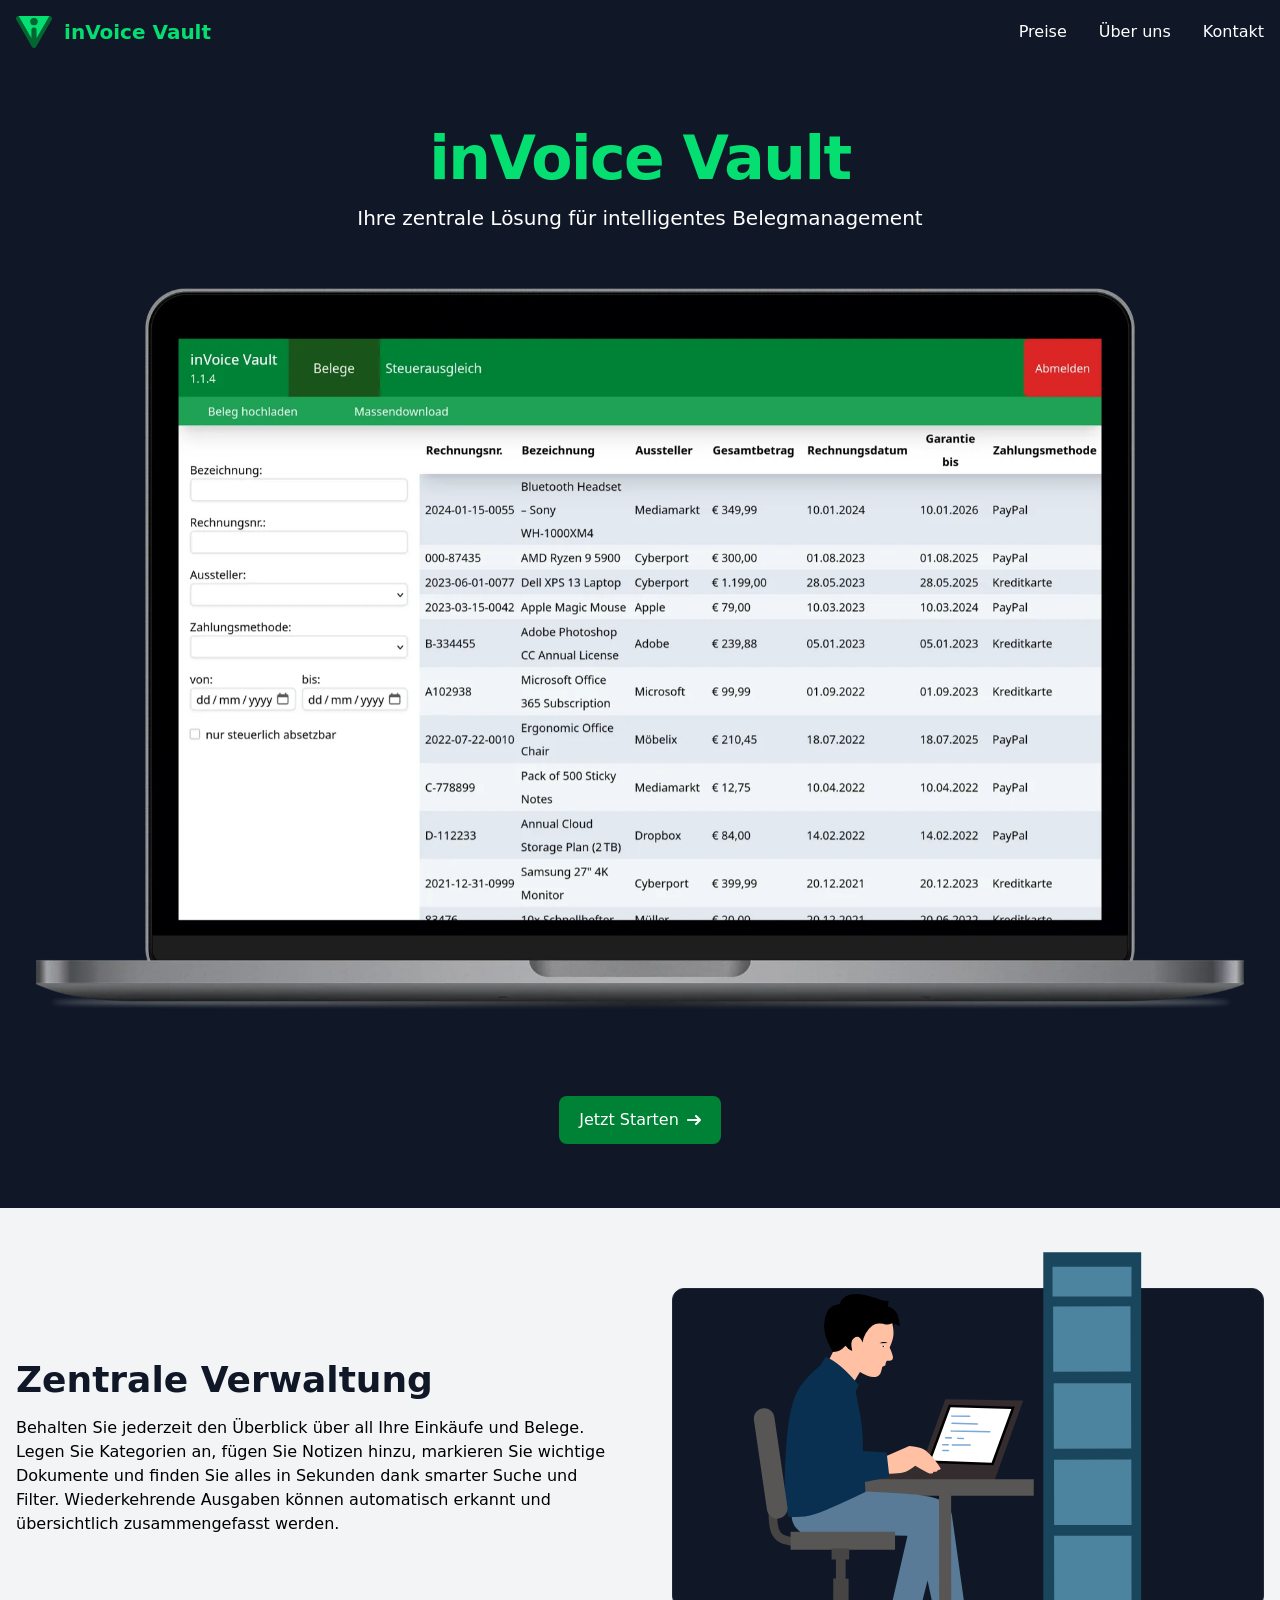
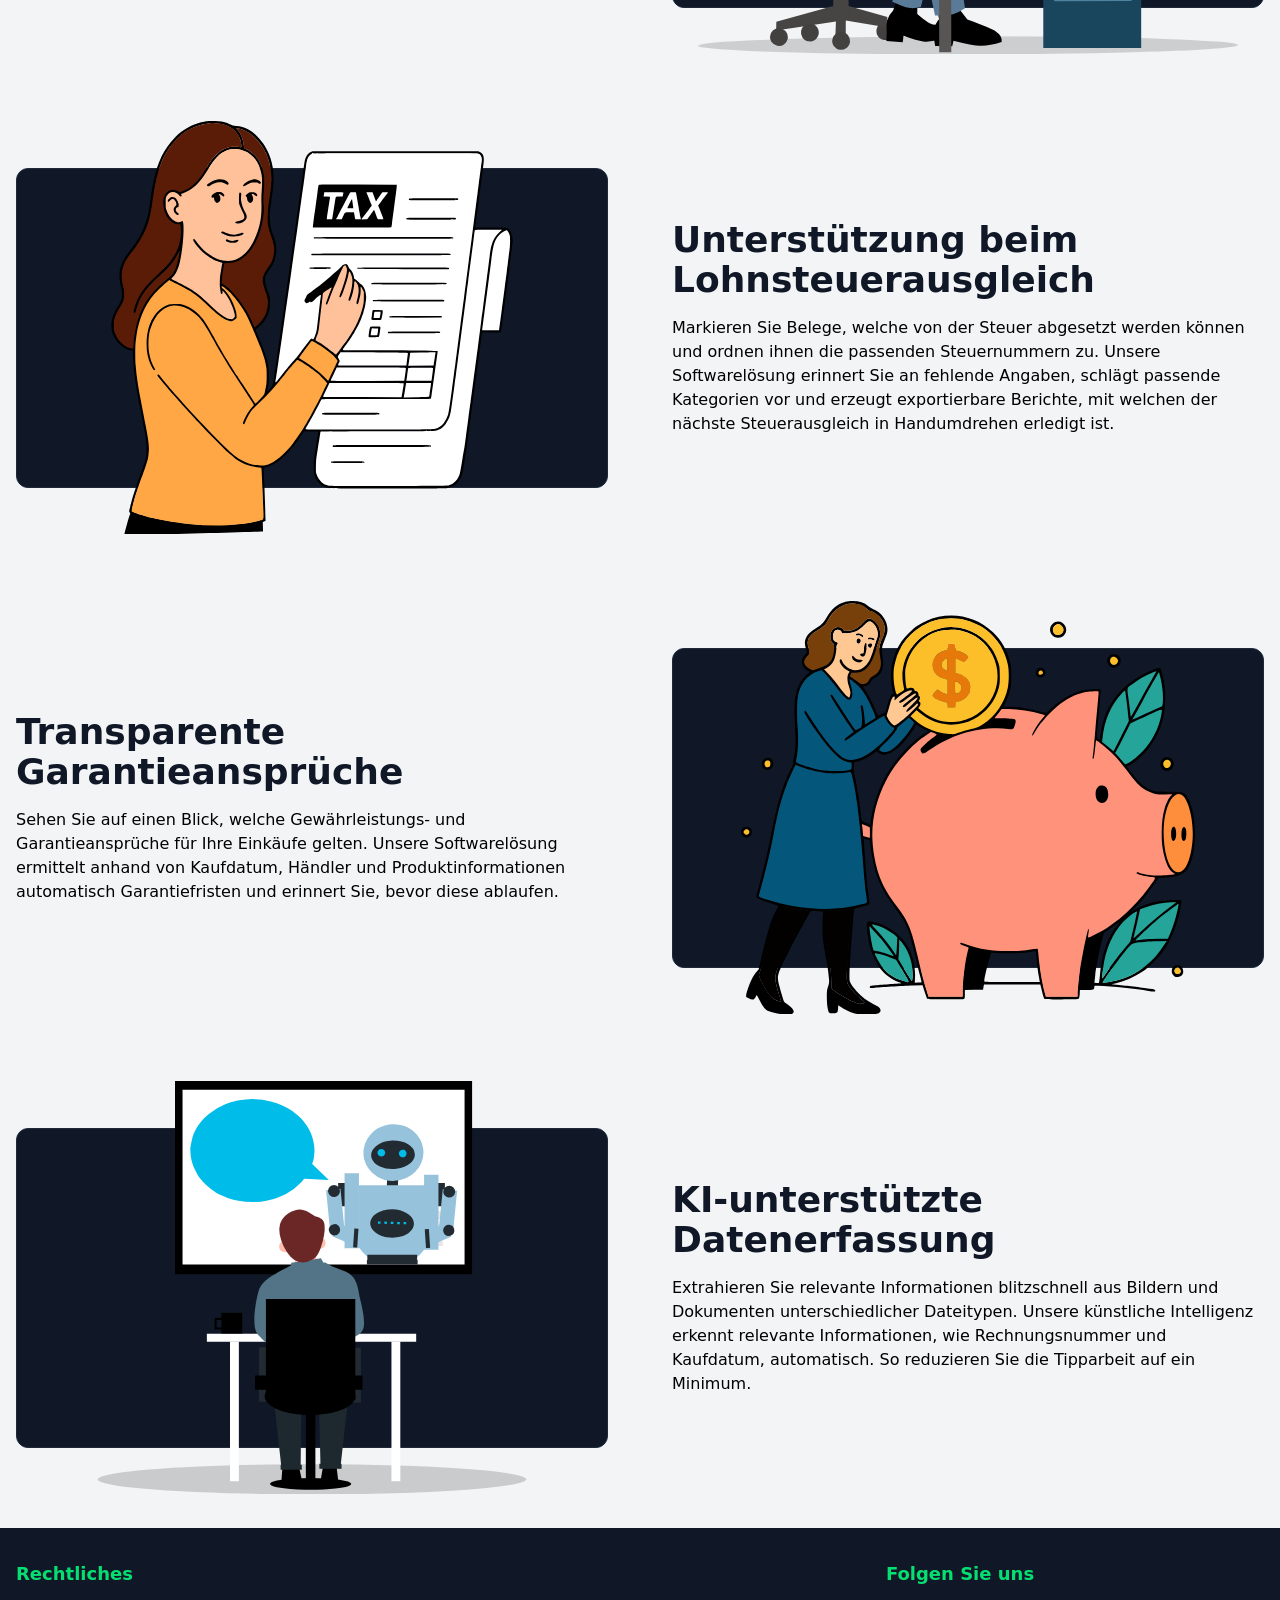
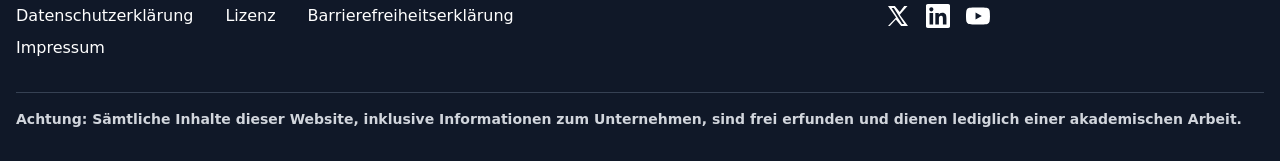
<file: index.html>
<!DOCTYPE html><html lang="de" data-astro-cid-sckkx6r4> <head><meta charset="UTF-8"><meta name="viewport" content="width=device-width"><link rel="icon" type="image/svg+xml" href="/favicon.svg"><meta name="generator" content="Astro v5.16.3"><title>inVoice Vault - Intelligenter Belegmanager</title><style>/*! tailwindcss v4.1.17 | MIT License | https://tailwindcss.com */@layer properties{@supports (((-webkit-hyphens:none)) and (not (margin-trim:inline))) or ((-moz-orient:inline) and (not (color:rgb(from red r g b)))){*,:before,:after,::backdrop{--tw-rotate-x:initial;--tw-rotate-y:initial;--tw-rotate-z:initial;--tw-skew-x:initial;--tw-skew-y:initial;--tw-space-y-reverse:0;--tw-space-x-reverse:0;--tw-divide-y-reverse:0;--tw-border-style:solid;--tw-leading:initial;--tw-font-weight:initial;--tw-tracking:initial;--tw-shadow:0 0 #0000;--tw-shadow-color:initial;--tw-shadow-alpha:100%;--tw-inset-shadow:0 0 #0000;--tw-inset-shadow-color:initial;--tw-inset-shadow-alpha:100%;--tw-ring-color:initial;--tw-ring-shadow:0 0 #0000;--tw-inset-ring-color:initial;--tw-inset-ring-shadow:0 0 #0000;--tw-ring-inset:initial;--tw-ring-offset-width:0px;--tw-ring-offset-color:#fff;--tw-ring-offset-shadow:0 0 #0000;--tw-blur:initial;--tw-brightness:initial;--tw-contrast:initial;--tw-grayscale:initial;--tw-hue-rotate:initial;--tw-invert:initial;--tw-opacity:initial;--tw-saturate:initial;--tw-sepia:initial;--tw-drop-shadow:initial;--tw-drop-shadow-color:initial;--tw-drop-shadow-alpha:100%;--tw-drop-shadow-size:initial;--tw-backdrop-blur:initial;--tw-backdrop-brightness:initial;--tw-backdrop-contrast:initial;--tw-backdrop-grayscale:initial;--tw-backdrop-hue-rotate:initial;--tw-backdrop-invert:initial;--tw-backdrop-opacity:initial;--tw-backdrop-saturate:initial;--tw-backdrop-sepia:initial;--tw-duration:initial;--tw-content:""}}}@layer theme{:root,:host{--font-sans:ui-sans-serif,system-ui,sans-serif,"Apple Color Emoji","Segoe UI Emoji","Segoe UI Symbol","Noto Color Emoji";--font-mono:ui-monospace,SFMono-Regular,Menlo,Monaco,Consolas,"Liberation Mono","Courier New",monospace;--color-green-50:oklch(98.2% .018 155.826);--color-green-400:oklch(79.2% .209 151.711);--color-green-500:oklch(72.3% .219 149.579);--color-green-600:oklch(62.7% .194 149.214);--color-green-700:oklch(52.7% .154 150.069);--color-green-800:oklch(44.8% .119 151.328);--color-green-900:oklch(39.3% .095 152.535);--color-gray-100:oklch(96.7% .003 264.542);--color-gray-200:oklch(92.8% .006 264.531);--color-gray-300:oklch(87.2% .01 258.338);--color-gray-400:oklch(70.7% .022 261.325);--color-gray-500:oklch(55.1% .027 264.364);--color-gray-700:oklch(37.3% .034 259.733);--color-gray-800:oklch(27.8% .033 256.848);--color-gray-900:oklch(21% .034 264.665);--color-gray-950:oklch(13% .028 261.692);--color-white:#fff;--spacing:.25rem;--breakpoint-xl:80rem;--container-4xl:56rem;--container-6xl:72rem;--text-sm:.875rem;--text-sm--line-height:calc(1.25/.875);--text-base:1rem;--text-base--line-height: 1.5 ;--text-lg:1.125rem;--text-lg--line-height:calc(1.75/1.125);--text-xl:1.25rem;--text-xl--line-height:calc(1.75/1.25);--text-2xl:1.5rem;--text-2xl--line-height:calc(2/1.5);--text-3xl:1.875rem;--text-3xl--line-height: 1.2 ;--text-4xl:2.25rem;--text-4xl--line-height:calc(2.5/2.25);--text-6xl:3.75rem;--text-6xl--line-height:1;--font-weight-normal:400;--font-weight-medium:500;--font-weight-semibold:600;--font-weight-bold:700;--font-weight-extrabold:800;--tracking-tight:-.025em;--leading-relaxed:1.625;--radius-md:.375rem;--radius-lg:.5rem;--radius-xl:.75rem;--default-transition-duration:.15s;--default-transition-timing-function:cubic-bezier(.4,0,.2,1);--default-font-family:var(--font-sans);--default-mono-font-family:var(--font-mono)}}@layer base{*,:after,:before,::backdrop{box-sizing:border-box;border:0 solid;margin:0;padding:0}::file-selector-button{box-sizing:border-box;border:0 solid;margin:0;padding:0}html,:host{-webkit-text-size-adjust:100%;tab-size:4;line-height:1.5;font-family:var(--default-font-family,ui-sans-serif,system-ui,sans-serif,"Apple Color Emoji","Segoe UI Emoji","Segoe UI Symbol","Noto Color Emoji");font-feature-settings:var(--default-font-feature-settings,normal);font-variation-settings:var(--default-font-variation-settings,normal);-webkit-tap-highlight-color:transparent}hr{height:0;color:inherit;border-top-width:1px}abbr:where([title]){-webkit-text-decoration:underline dotted;text-decoration:underline dotted}h1,h2,h3,h4,h5,h6{font-size:inherit;font-weight:inherit}a{color:inherit;-webkit-text-decoration:inherit;text-decoration:inherit}b,strong{font-weight:bolder}code,kbd,samp,pre{font-family:var(--default-mono-font-family,ui-monospace,SFMono-Regular,Menlo,Monaco,Consolas,"Liberation Mono","Courier New",monospace);font-feature-settings:var(--default-mono-font-feature-settings,normal);font-variation-settings:var(--default-mono-font-variation-settings,normal);font-size:1em}small{font-size:80%}sub,sup{vertical-align:baseline;font-size:75%;line-height:0;position:relative}sub{bottom:-.25em}sup{top:-.5em}table{text-indent:0;border-color:inherit;border-collapse:collapse}:-moz-focusring{outline:auto}progress{vertical-align:baseline}summary{display:list-item}ol,ul,menu{list-style:none}img,svg,video,canvas,audio,iframe,embed,object{vertical-align:middle;display:block}img,video{max-width:100%;height:auto}button,input,select,optgroup,textarea{font:inherit;font-feature-settings:inherit;font-variation-settings:inherit;letter-spacing:inherit;color:inherit;opacity:1;background-color:#0000;border-radius:0}::file-selector-button{font:inherit;font-feature-settings:inherit;font-variation-settings:inherit;letter-spacing:inherit;color:inherit;opacity:1;background-color:#0000;border-radius:0}:where(select:is([multiple],[size])) optgroup{font-weight:bolder}:where(select:is([multiple],[size])) optgroup option{padding-inline-start:20px}::file-selector-button{margin-inline-end:4px}::placeholder{opacity:1}@supports (not ((-webkit-appearance:-apple-pay-button))) or (contain-intrinsic-size:1px){::placeholder{color:currentColor}@supports (color:color-mix(in lab,red,red)){::placeholder{color:color-mix(in oklab,currentcolor 50%,transparent)}}}textarea{resize:vertical}::-webkit-search-decoration{-webkit-appearance:none}::-webkit-date-and-time-value{min-height:1lh;text-align:inherit}::-webkit-datetime-edit{display:inline-flex}::-webkit-datetime-edit-fields-wrapper{padding:0}::-webkit-datetime-edit{padding-block:0}::-webkit-datetime-edit-year-field{padding-block:0}::-webkit-datetime-edit-month-field{padding-block:0}::-webkit-datetime-edit-day-field{padding-block:0}::-webkit-datetime-edit-hour-field{padding-block:0}::-webkit-datetime-edit-minute-field{padding-block:0}::-webkit-datetime-edit-second-field{padding-block:0}::-webkit-datetime-edit-millisecond-field{padding-block:0}::-webkit-datetime-edit-meridiem-field{padding-block:0}::-webkit-calendar-picker-indicator{line-height:1}:-moz-ui-invalid{box-shadow:none}button,input:where([type=button],[type=reset],[type=submit]){appearance:button}::file-selector-button{appearance:button}::-webkit-inner-spin-button{height:auto}::-webkit-outer-spin-button{height:auto}[hidden]:where(:not([hidden=until-found])){display:none!important}}@layer components;@layer utilities{.sr-only{clip-path:inset(50%);white-space:nowrap;border-width:0;width:1px;height:1px;margin:-1px;padding:0;position:absolute;overflow:hidden}.absolute{position:absolute}.relative{position:relative}.sticky{position:sticky}.top-0{top:calc(var(--spacing)*0)}.right-0{right:calc(var(--spacing)*0)}.z-10{z-index:10}.z-70{z-index:70}.order-2{order:2}.container{width:100%}@media(min-width:40rem){.container{max-width:40rem}}@media(min-width:48rem){.container{max-width:48rem}}@media(min-width:64rem){.container{max-width:64rem}}@media(min-width:80rem){.container{max-width:80rem}}@media(min-width:96rem){.container{max-width:96rem}}.m-320{margin:calc(var(--spacing)*320)}.mx-auto{margin-inline:auto}.my-4{margin-block:calc(var(--spacing)*4)}.mt-1{margin-top:calc(var(--spacing)*1)}.mt-2{margin-top:calc(var(--spacing)*2)}.mt-4{margin-top:calc(var(--spacing)*4)}.mt-6{margin-top:calc(var(--spacing)*6)}.mt-8{margin-top:calc(var(--spacing)*8)}.mt-10{margin-top:calc(var(--spacing)*10)}.mt-\[30px\]{margin-top:30px}.mb-2{margin-bottom:calc(var(--spacing)*2)}.mb-3{margin-bottom:calc(var(--spacing)*3)}.mb-4{margin-bottom:calc(var(--spacing)*4)}.mb-6{margin-bottom:calc(var(--spacing)*6)}.mb-8{margin-bottom:calc(var(--spacing)*8)}.mb-10{margin-bottom:calc(var(--spacing)*10)}.ml-2{margin-left:calc(var(--spacing)*2)}.block{display:block}.flex{display:flex}.grid{display:grid}.hidden{display:none}.inline-flex{display:inline-flex}.h-3\.5{height:calc(var(--spacing)*3.5)}.h-4{height:calc(var(--spacing)*4)}.h-6{height:calc(var(--spacing)*6)}.h-8{height:calc(var(--spacing)*8)}.h-64{height:calc(var(--spacing)*64)}.h-\[15em\]{height:15em}.h-\[130\%\]{height:130%}.h-max{height:max-content}.min-h-64{min-height:calc(var(--spacing)*64)}.w-3\.5{width:calc(var(--spacing)*3.5)}.w-4{width:calc(var(--spacing)*4)}.w-6{width:calc(var(--spacing)*6)}.w-7\/8{width:87.5%}.w-150{width:calc(var(--spacing)*150)}.w-\[15em\]{width:15em}.w-auto{width:auto}.w-full{width:100%}.max-w-4xl{max-width:var(--container-4xl)}.max-w-6xl{max-width:var(--container-6xl)}.max-w-full{max-width:100%}.max-w-screen-xl{max-width:var(--breakpoint-xl)}.grow{flex-grow:1}.transform{transform:var(--tw-rotate-x,)var(--tw-rotate-y,)var(--tw-rotate-z,)var(--tw-skew-x,)var(--tw-skew-y,)}.animate-\[fadeInUpwards_1s_ease-out\]{animation:1s ease-out fadeInUpwards}.cursor-pointer{cursor:pointer}.list-disc{list-style-type:disc}.list-none{list-style-type:none}.grid-cols-1{grid-template-columns:repeat(1,minmax(0,1fr))}.flex-col{flex-direction:column}.flex-row{flex-direction:row}.flex-wrap{flex-wrap:wrap}.items-center{align-items:center}.items-start{align-items:flex-start}.justify-between{justify-content:space-between}.justify-center{justify-content:center}.justify-end{justify-content:flex-end}.justify-items-start{justify-items:start}.gap-4{gap:calc(var(--spacing)*4)}.gap-6{gap:calc(var(--spacing)*6)}.gap-8{gap:calc(var(--spacing)*8)}.gap-16{gap:calc(var(--spacing)*16)}:where(.space-y-1>:not(:last-child)){--tw-space-y-reverse:0;margin-block-start:calc(calc(var(--spacing)*1)*var(--tw-space-y-reverse));margin-block-end:calc(calc(var(--spacing)*1)*calc(1 - var(--tw-space-y-reverse)))}:where(.space-y-4>:not(:last-child)){--tw-space-y-reverse:0;margin-block-start:calc(calc(var(--spacing)*4)*var(--tw-space-y-reverse));margin-block-end:calc(calc(var(--spacing)*4)*calc(1 - var(--tw-space-y-reverse)))}:where(.space-y-8>:not(:last-child)){--tw-space-y-reverse:0;margin-block-start:calc(calc(var(--spacing)*8)*var(--tw-space-y-reverse));margin-block-end:calc(calc(var(--spacing)*8)*calc(1 - var(--tw-space-y-reverse)))}.gap-x-8{column-gap:calc(var(--spacing)*8)}:where(.space-x-3>:not(:last-child)){--tw-space-x-reverse:0;margin-inline-start:calc(calc(var(--spacing)*3)*var(--tw-space-x-reverse));margin-inline-end:calc(calc(var(--spacing)*3)*calc(1 - var(--tw-space-x-reverse)))}:where(.space-x-4>:not(:last-child)){--tw-space-x-reverse:0;margin-inline-start:calc(calc(var(--spacing)*4)*var(--tw-space-x-reverse));margin-inline-end:calc(calc(var(--spacing)*4)*calc(1 - var(--tw-space-x-reverse)))}:where(.space-x-8>:not(:last-child)){--tw-space-x-reverse:0;margin-inline-start:calc(calc(var(--spacing)*8)*var(--tw-space-x-reverse));margin-inline-end:calc(calc(var(--spacing)*8)*calc(1 - var(--tw-space-x-reverse)))}.gap-y-2{row-gap:calc(var(--spacing)*2)}:where(.divide-y>:not(:last-child)){--tw-divide-y-reverse:0;border-bottom-style:var(--tw-border-style);border-top-style:var(--tw-border-style);border-top-width:calc(1px*var(--tw-divide-y-reverse));border-bottom-width:calc(1px*calc(1 - var(--tw-divide-y-reverse)))}:where(.divide-gray-200>:not(:last-child)){border-color:var(--color-gray-200)}.self-start{align-self:flex-start}.rounded{border-radius:.25rem}.rounded-lg{border-radius:var(--radius-lg)}.rounded-md{border-radius:var(--radius-md)}.rounded-xl{border-radius:var(--radius-xl)}.rounded-t-xl{border-top-left-radius:var(--radius-xl);border-top-right-radius:var(--radius-xl)}.border{border-style:var(--tw-border-style);border-width:1px}.border-t{border-top-style:var(--tw-border-style);border-top-width:1px}.border-gray-200{border-color:var(--color-gray-200)}.border-gray-300{border-color:var(--color-gray-300)}.border-gray-700{border-color:var(--color-gray-700)}.border-gray-800{border-color:var(--color-gray-800)}.border-gray-900{border-color:var(--color-gray-900)}.bg-\[\#05DF72\]{background-color:#05df72}.bg-gray-100{background-color:var(--color-gray-100)}.bg-gray-800{background-color:var(--color-gray-800)}.bg-gray-900{background-color:var(--color-gray-900)}.bg-gray-950{background-color:var(--color-gray-950)}.bg-green-500{background-color:var(--color-green-500)}.bg-green-700{background-color:var(--color-green-700)}.bg-white{background-color:var(--color-white)}.p-2{padding:calc(var(--spacing)*2)}.p-6{padding:calc(var(--spacing)*6)}.px-1{padding-inline:calc(var(--spacing)*1)}.px-3{padding-inline:calc(var(--spacing)*3)}.px-4{padding-inline:calc(var(--spacing)*4)}.px-5{padding-inline:calc(var(--spacing)*5)}.px-6{padding-inline:calc(var(--spacing)*6)}.px-8{padding-inline:calc(var(--spacing)*8)}.py-2{padding-block:calc(var(--spacing)*2)}.py-3{padding-block:calc(var(--spacing)*3)}.py-4{padding-block:calc(var(--spacing)*4)}.py-8{padding-block:calc(var(--spacing)*8)}.py-10{padding-block:calc(var(--spacing)*10)}.py-12{padding-block:calc(var(--spacing)*12)}.py-16{padding-block:calc(var(--spacing)*16)}.pt-4{padding-top:calc(var(--spacing)*4)}.pb-10{padding-bottom:calc(var(--spacing)*10)}.pl-5{padding-left:calc(var(--spacing)*5)}.text-center{text-align:center}.font-mono{font-family:var(--font-mono)}.text-2xl{font-size:var(--text-2xl);line-height:var(--tw-leading,var(--text-2xl--line-height))}.text-3xl{font-size:var(--text-3xl);line-height:var(--tw-leading,var(--text-3xl--line-height))}.text-4xl{font-size:var(--text-4xl);line-height:var(--tw-leading,var(--text-4xl--line-height))}.text-6xl{font-size:var(--text-6xl);line-height:var(--tw-leading,var(--text-6xl--line-height))}.text-base{font-size:var(--text-base);line-height:var(--tw-leading,var(--text-base--line-height))}.text-lg{font-size:var(--text-lg);line-height:var(--tw-leading,var(--text-lg--line-height))}.text-sm{font-size:var(--text-sm);line-height:var(--tw-leading,var(--text-sm--line-height))}.text-xl{font-size:var(--text-xl);line-height:var(--tw-leading,var(--text-xl--line-height))}.leading-none{--tw-leading:1;line-height:1}.leading-relaxed{--tw-leading:var(--leading-relaxed);line-height:var(--leading-relaxed)}.font-bold{--tw-font-weight:var(--font-weight-bold);font-weight:var(--font-weight-bold)}.font-extrabold{--tw-font-weight:var(--font-weight-extrabold);font-weight:var(--font-weight-extrabold)}.font-medium{--tw-font-weight:var(--font-weight-medium);font-weight:var(--font-weight-medium)}.font-normal{--tw-font-weight:var(--font-weight-normal);font-weight:var(--font-weight-normal)}.font-semibold{--tw-font-weight:var(--font-weight-semibold);font-weight:var(--font-weight-semibold)}.tracking-tight{--tw-tracking:var(--tracking-tight);letter-spacing:var(--tracking-tight)}.text-gray-300{color:var(--color-gray-300)}.text-gray-500{color:var(--color-gray-500)}.text-gray-700{color:var(--color-gray-700)}.text-gray-800{color:var(--color-gray-800)}.text-gray-900{color:var(--color-gray-900)}.text-green-400{color:var(--color-green-400)}.text-green-600{color:var(--color-green-600)}.text-green-700{color:var(--color-green-700)}.text-green-800{color:var(--color-green-800)}.text-white{color:var(--color-white)}.not-italic{font-style:normal}.underline{text-decoration-line:underline}.shadow{--tw-shadow:0 1px 3px 0 var(--tw-shadow-color,#0000001a),0 1px 2px -1px var(--tw-shadow-color,#0000001a);box-shadow:var(--tw-inset-shadow),var(--tw-inset-ring-shadow),var(--tw-ring-offset-shadow),var(--tw-ring-shadow),var(--tw-shadow)}.shadow-lg{--tw-shadow:0 10px 15px -3px var(--tw-shadow-color,#0000001a),0 4px 6px -4px var(--tw-shadow-color,#0000001a);box-shadow:var(--tw-inset-shadow),var(--tw-inset-ring-shadow),var(--tw-ring-offset-shadow),var(--tw-ring-shadow),var(--tw-shadow)}.shadow-md{--tw-shadow:0 4px 6px -1px var(--tw-shadow-color,#0000001a),0 2px 4px -2px var(--tw-shadow-color,#0000001a);box-shadow:var(--tw-inset-shadow),var(--tw-inset-ring-shadow),var(--tw-ring-offset-shadow),var(--tw-ring-shadow),var(--tw-shadow)}.shadow-sm{--tw-shadow:0 1px 3px 0 var(--tw-shadow-color,#0000001a),0 1px 2px -1px var(--tw-shadow-color,#0000001a);box-shadow:var(--tw-inset-shadow),var(--tw-inset-ring-shadow),var(--tw-ring-offset-shadow),var(--tw-ring-shadow),var(--tw-shadow)}.shadow-xl{--tw-shadow:0 20px 25px -5px var(--tw-shadow-color,#0000001a),0 8px 10px -6px var(--tw-shadow-color,#0000001a);box-shadow:var(--tw-inset-shadow),var(--tw-inset-ring-shadow),var(--tw-ring-offset-shadow),var(--tw-ring-shadow),var(--tw-shadow)}.filter{filter:var(--tw-blur,)var(--tw-brightness,)var(--tw-contrast,)var(--tw-grayscale,)var(--tw-hue-rotate,)var(--tw-invert,)var(--tw-saturate,)var(--tw-sepia,)var(--tw-drop-shadow,)}.backdrop-filter{-webkit-backdrop-filter:var(--tw-backdrop-blur,)var(--tw-backdrop-brightness,)var(--tw-backdrop-contrast,)var(--tw-backdrop-grayscale,)var(--tw-backdrop-hue-rotate,)var(--tw-backdrop-invert,)var(--tw-backdrop-opacity,)var(--tw-backdrop-saturate,)var(--tw-backdrop-sepia,);backdrop-filter:var(--tw-backdrop-blur,)var(--tw-backdrop-brightness,)var(--tw-backdrop-contrast,)var(--tw-backdrop-grayscale,)var(--tw-backdrop-hue-rotate,)var(--tw-backdrop-invert,)var(--tw-backdrop-opacity,)var(--tw-backdrop-saturate,)var(--tw-backdrop-sepia,)}.transition{transition-property:color,background-color,border-color,outline-color,text-decoration-color,fill,stroke,--tw-gradient-from,--tw-gradient-via,--tw-gradient-to,opacity,box-shadow,transform,translate,scale,rotate,filter,-webkit-backdrop-filter,backdrop-filter,display,content-visibility,overlay,pointer-events;transition-timing-function:var(--tw-ease,var(--default-transition-timing-function));transition-duration:var(--tw-duration,var(--default-transition-duration))}.transition-colors{transition-property:color,background-color,border-color,outline-color,text-decoration-color,fill,stroke,--tw-gradient-from,--tw-gradient-via,--tw-gradient-to;transition-timing-function:var(--tw-ease,var(--default-transition-timing-function));transition-duration:var(--tw-duration,var(--default-transition-duration))}.duration-200{--tw-duration:.2s;transition-duration:.2s}.duration-300{--tw-duration:.3s;transition-duration:.3s}.select-none{-webkit-user-select:none;user-select:none}.after\:absolute:after{content:var(--tw-content);position:absolute}.after\:-bottom-0\.5:after{content:var(--tw-content);bottom:calc(var(--spacing)*-.5)}.after\:left-0:after{content:var(--tw-content);left:calc(var(--spacing)*0)}.after\:h-0\.5:after{content:var(--tw-content);height:calc(var(--spacing)*.5)}.after\:w-0:after{content:var(--tw-content);width:calc(var(--spacing)*0)}.after\:bg-green-500:after{content:var(--tw-content);background-color:var(--color-green-500)}.after\:transition-all:after{content:var(--tw-content);transition-property:all;transition-timing-function:var(--tw-ease,var(--default-transition-timing-function));transition-duration:var(--tw-duration,var(--default-transition-duration))}.after\:duration-300:after{content:var(--tw-content);--tw-duration:.3s;transition-duration:.3s}.after\:content-\[\'\'\]:after{--tw-content:"";content:var(--tw-content)}@media(hover:hover){.hover\:bg-gray-700:hover{background-color:var(--color-gray-700)}.hover\:bg-green-50:hover{background-color:var(--color-green-50)}.hover\:bg-green-600:hover{background-color:var(--color-green-600)}.hover\:bg-green-800:hover{background-color:var(--color-green-800)}.hover\:text-green-800:hover{color:var(--color-green-800)}.hover\:text-white:hover{color:var(--color-white)}.hover\:after\:w-full:hover:after{content:var(--tw-content);width:100%}}.focus\:border-green-500:focus{border-color:var(--color-green-500)}.focus\:border-green-600:focus{border-color:var(--color-green-600)}.focus\:ring-2:focus{--tw-ring-shadow:var(--tw-ring-inset,)0 0 0 calc(2px + var(--tw-ring-offset-width))var(--tw-ring-color,currentcolor);box-shadow:var(--tw-inset-shadow),var(--tw-inset-ring-shadow),var(--tw-ring-offset-shadow),var(--tw-ring-shadow),var(--tw-shadow)}.focus\:ring-4:focus{--tw-ring-shadow:var(--tw-ring-inset,)0 0 0 calc(4px + var(--tw-ring-offset-width))var(--tw-ring-color,currentcolor);box-shadow:var(--tw-inset-shadow),var(--tw-inset-ring-shadow),var(--tw-ring-offset-shadow),var(--tw-ring-shadow),var(--tw-shadow)}.focus\:ring-green-500:focus{--tw-ring-color:var(--color-green-500)}.focus\:ring-green-600:focus{--tw-ring-color:var(--color-green-600)}.focus\:ring-green-900:focus{--tw-ring-color:var(--color-green-900)}.focus\:ring-offset-2:focus{--tw-ring-offset-width:2px;--tw-ring-offset-shadow:var(--tw-ring-inset,)0 0 0 var(--tw-ring-offset-width)var(--tw-ring-offset-color)}.focus\:outline-none:focus{--tw-outline-style:none;outline-style:none}.focus\:after\:w-full:focus:after{content:var(--tw-content);width:100%}@media(min-width:40rem){.sm\:col-span-2{grid-column:span 2/span 2}.sm\:grid-cols-2{grid-template-columns:repeat(2,minmax(0,1fr))}.sm\:flex-row{flex-direction:row}.sm\:justify-center{justify-content:center}:where(.sm\:space-y-0>:not(:last-child)){--tw-space-y-reverse:0;margin-block-start:calc(calc(var(--spacing)*0)*var(--tw-space-y-reverse));margin-block-end:calc(calc(var(--spacing)*0)*calc(1 - var(--tw-space-y-reverse)))}:where(.sm\:space-x-4>:not(:last-child)){--tw-space-x-reverse:0;margin-inline-start:calc(calc(var(--spacing)*4)*var(--tw-space-x-reverse));margin-inline-end:calc(calc(var(--spacing)*4)*calc(1 - var(--tw-space-x-reverse)))}.sm\:px-16{padding-inline:calc(var(--spacing)*16)}}@media(min-width:48rem){.md\:-order-1{order:-1}.md\:order-1{order:1}.md\:flex{display:flex}.md\:hidden{display:none}.md\:h-80{height:calc(var(--spacing)*80)}.md\:grid-cols-2{grid-template-columns:repeat(2,minmax(0,1fr))}.md\:justify-items-center{justify-items:center}.md\:text-4xl{font-size:var(--text-4xl);line-height:var(--tw-leading,var(--text-4xl--line-height))}}@media(min-width:64rem){.lg\:col-span-2{grid-column:span 2/span 2}.lg\:grid-cols-3{grid-template-columns:repeat(3,minmax(0,1fr))}.lg\:flex-row{flex-direction:row}.lg\:flex-wrap{flex-wrap:wrap}.lg\:px-48{padding-inline:calc(var(--spacing)*48)}.lg\:py-16{padding-block:calc(var(--spacing)*16)}.lg\:py-20{padding-block:calc(var(--spacing)*20)}.lg\:pb-20{padding-bottom:calc(var(--spacing)*20)}.lg\:text-xl{font-size:var(--text-xl);line-height:var(--tw-leading,var(--text-xl--line-height))}}@media(prefers-color-scheme:dark){.dark\:border-gray-700{border-color:var(--color-gray-700)}.dark\:bg-gray-800{background-color:var(--color-gray-800)}.dark\:text-gray-400{color:var(--color-gray-400)}.dark\:text-white{color:var(--color-white)}@media(hover:hover){.dark\:hover\:bg-gray-700:hover{background-color:var(--color-gray-700)}}}}main ul li{margin-left:calc(var(--spacing)*8);list-style-type:disc}main input[type=text],main input[type=email],main input[type=password],main textarea{border-radius:var(--radius-md);background-color:var(--color-white);width:100%;padding:calc(var(--spacing)*1);--tw-shadow:0 4px 6px -1px var(--tw-shadow-color,#0000001a),0 2px 4px -2px var(--tw-shadow-color,#0000001a);box-shadow:var(--tw-inset-shadow),var(--tw-inset-ring-shadow),var(--tw-ring-offset-shadow),var(--tw-ring-shadow),var(--tw-shadow)}:is(main input[type=text],main input[type=email],main input[type=password],main textarea):focus{border-style:var(--tw-border-style);border-width:1px;border-color:var(--color-gray-900)}main button{cursor:pointer;border-radius:var(--radius-lg);background-color:var(--color-green-700);padding-inline:calc(var(--spacing)*5);padding-block:calc(var(--spacing)*3);text-align:center;font-size:var(--text-base);line-height:var(--tw-leading,var(--text-base--line-height));--tw-font-weight:var(--font-weight-medium);font-weight:var(--font-weight-medium);color:var(--color-white);justify-content:center;align-items:center;display:flex}@media(hover:hover){main button:hover{background-color:var(--color-green-800)}}main button:focus{--tw-ring-shadow:var(--tw-ring-inset,)0 0 0 calc(4px + var(--tw-ring-offset-width))var(--tw-ring-color,currentcolor);box-shadow:var(--tw-inset-shadow),var(--tw-inset-ring-shadow),var(--tw-ring-offset-shadow),var(--tw-ring-shadow),var(--tw-shadow);--tw-ring-color:var(--color-green-900)}.alt-container{background-color:var(--color-gray-100);padding-inline:calc(var(--spacing)*2);padding-block:calc(var(--spacing)*4)}.alt-container h1{margin-bottom:calc(var(--spacing)*4);font-size:var(--text-4xl);line-height:var(--tw-leading,var(--text-4xl--line-height));--tw-font-weight:var(--font-weight-extrabold);font-weight:var(--font-weight-extrabold);color:var(--color-gray-900)}@keyframes fadeInUpwards{0%{opacity:0;transform:translateY(0)}to{opacity:1;transform:translateY(-30px)}}@property --tw-rotate-x{syntax:"*";inherits:false}@property --tw-rotate-y{syntax:"*";inherits:false}@property --tw-rotate-z{syntax:"*";inherits:false}@property --tw-skew-x{syntax:"*";inherits:false}@property --tw-skew-y{syntax:"*";inherits:false}@property --tw-space-y-reverse{syntax:"*";inherits:false;initial-value:0}@property --tw-space-x-reverse{syntax:"*";inherits:false;initial-value:0}@property --tw-divide-y-reverse{syntax:"*";inherits:false;initial-value:0}@property --tw-border-style{syntax:"*";inherits:false;initial-value:solid}@property --tw-leading{syntax:"*";inherits:false}@property --tw-font-weight{syntax:"*";inherits:false}@property --tw-tracking{syntax:"*";inherits:false}@property --tw-shadow{syntax:"*";inherits:false;initial-value:0 0 #0000}@property --tw-shadow-color{syntax:"*";inherits:false}@property --tw-shadow-alpha{syntax:"<percentage>";inherits:false;initial-value:100%}@property --tw-inset-shadow{syntax:"*";inherits:false;initial-value:0 0 #0000}@property --tw-inset-shadow-color{syntax:"*";inherits:false}@property --tw-inset-shadow-alpha{syntax:"<percentage>";inherits:false;initial-value:100%}@property --tw-ring-color{syntax:"*";inherits:false}@property --tw-ring-shadow{syntax:"*";inherits:false;initial-value:0 0 #0000}@property --tw-inset-ring-color{syntax:"*";inherits:false}@property --tw-inset-ring-shadow{syntax:"*";inherits:false;initial-value:0 0 #0000}@property --tw-ring-inset{syntax:"*";inherits:false}@property --tw-ring-offset-width{syntax:"<length>";inherits:false;initial-value:0}@property --tw-ring-offset-color{syntax:"*";inherits:false;initial-value:#fff}@property --tw-ring-offset-shadow{syntax:"*";inherits:false;initial-value:0 0 #0000}@property --tw-blur{syntax:"*";inherits:false}@property --tw-brightness{syntax:"*";inherits:false}@property --tw-contrast{syntax:"*";inherits:false}@property --tw-grayscale{syntax:"*";inherits:false}@property --tw-hue-rotate{syntax:"*";inherits:false}@property --tw-invert{syntax:"*";inherits:false}@property --tw-opacity{syntax:"*";inherits:false}@property --tw-saturate{syntax:"*";inherits:false}@property --tw-sepia{syntax:"*";inherits:false}@property --tw-drop-shadow{syntax:"*";inherits:false}@property --tw-drop-shadow-color{syntax:"*";inherits:false}@property --tw-drop-shadow-alpha{syntax:"<percentage>";inherits:false;initial-value:100%}@property --tw-drop-shadow-size{syntax:"*";inherits:false}@property --tw-backdrop-blur{syntax:"*";inherits:false}@property --tw-backdrop-brightness{syntax:"*";inherits:false}@property --tw-backdrop-contrast{syntax:"*";inherits:false}@property --tw-backdrop-grayscale{syntax:"*";inherits:false}@property --tw-backdrop-hue-rotate{syntax:"*";inherits:false}@property --tw-backdrop-invert{syntax:"*";inherits:false}@property --tw-backdrop-opacity{syntax:"*";inherits:false}@property --tw-backdrop-saturate{syntax:"*";inherits:false}@property --tw-backdrop-sepia{syntax:"*";inherits:false}@property --tw-duration{syntax:"*";inherits:false}@property --tw-content{syntax:"*";inherits:false;initial-value:""}html,body{margin:0;width:100%}
</style></head> <body class="bg-gray-900" data-astro-cid-sckkx6r4> <header class="bg-gray-900 text-white sticky top-0 z-10 w-full"> <div class="mx-auto max-w-screen-xl px-4 py-4"> <nav class="flex items-center justify-between relative"> <a href="/" class="flex items-center space-x-3"> <img src="/assets/logo.DKJDBMwz.svg" alt="Logo von InVoice Vault" class="h-8 w-auto"> <span class="sr-only">Startseite</span> <span class="text-green-400 font-bold text-xl">inVoice Vault</span> </a> <ul class="hidden md:flex items-center space-x-8"> <li> <a class="relative text-white transition-colors duration-300
          after:content-[''] after:absolute after:w-0 after:h-0.5 after:-bottom-0.5
          after:left-0 after:bg-green-500 after:transition-all after:duration-300
          hover:after:w-full focus:after:w-full" href="/pricing"> Preise </a> </li> <li> <a class="relative text-white transition-colors duration-300
          after:content-[''] after:absolute after:w-0 after:h-0.5 after:-bottom-0.5
          after:left-0 after:bg-green-500 after:transition-all after:duration-300
          hover:after:w-full focus:after:w-full" href="/about"> Über uns </a> </li> <li> <a class="relative text-white transition-colors duration-300
          after:content-[''] after:absolute after:w-0 after:h-0.5 after:-bottom-0.5
          after:left-0 after:bg-green-500 after:transition-all after:duration-300
          hover:after:w-full focus:after:w-full" href="/contact"> Kontakt </a> </li> </ul> <div class="md:hidden"> <details> <summary class="list-none bg-gray-950 cursor-pointer select-none rounded border border-gray-700 px-3 py-2 text-sm">
Menü
</summary> <ul class="absolute right-0 mt-2 w-full rounded border border-gray-700 bg-gray-800 p-2 shadow-lg"> <li><a href="/pricing" class="block rounded px-3 py-4 hover:bg-gray-700">Preise</a></li> <li><a href="/about" class="block rounded px-3 py-4 hover:bg-gray-700">Über uns</a></li> <li><a href="/contact" class="block rounded px-3 py-4 hover:bg-gray-700">Kontakt</a></li> </ul> </details> </div> </nav> </div> </header> <main data-astro-cid-sckkx6r4>  <section class="bg-gray-900"> <div class="py-8 px-4 mx-auto max-w-screen-xl text-center lg:py-16"> <header> <h1 class="mb-4 text-6xl font-extrabold tracking-tight leading-none text-green-400">
inVoice Vault
</h1> <small class="mb-8 text-lg font-normal text-white lg:text-xl sm:px-16 lg:px-48">
Ihre zentrale Lösung für intelligentes Belegmanagement
</small> </header> <div> <img src="/assets/invoice_vault_mock.DteIenOJ_Z1I5YoE.webp" style="animation-fill-mode: forwards" alt="Notebook, auf dem die InVoice Vault Applikation ausgeführt wird" loading="lazy" decoding="async" fetchpriority="auto" width="1920" height="1221" class="mt-[30px] animate-[fadeInUpwards_1s_ease-out]"> </div> <div class="flex flex-col space-y-4 sm:flex-row sm:justify-center sm:space-y-0 sm:space-x-4 mt-10"> <a href="/pricing" class="flex justify-center items-center py-3 px-5 text-base font-medium text-center text-white rounded-lg bg-green-700 hover:bg-green-800 focus:ring-4 focus:ring-green-900"> Jetzt Starten <svg class="w-3.5 h-3.5 ml-2" aria-hidden="true" xmlns="http://www.w3.org/2000/svg" fill="none" viewBox="0 0 14 10"> <path stroke="currentColor" stroke-linecap="round" stroke-linejoin="round" stroke-width="2" d="M1 5h12m0 0L9 1m4 4L9 9"></path> </svg> </a> </div> </div> </section> <section id="verwaltung" class="bg-gray-100 bg-whiteborder-gray-800"> <div class="py-10 lg:py-20 px-4 mx-auto max-w-screen-xl"> <div class="grid gap-16 md:grid-cols-2 items-center"> <div> <h2 class="text-3xl md:text-4xl font-extrabold text-gray-900">Zentrale Verwaltung</h2> <p class="mt-4"> 
Behalten Sie jederzeit den Überblick über all Ihre Einkäufe und Belege. Legen Sie Kategorien an,
    fügen Sie Notizen hinzu, markieren Sie wichtige Dokumente und finden Sie alles in Sekunden dank
    smarter Suche und Filter. Wiederkehrende Ausgaben können automatisch erkannt und übersichtlich
    zusammengefasst werden.
  </p> </div> <div class="order-2 min-h-64 h-64 md:h-80 bg-gray-900 rounded-xl flex items-center justify-center border border-gray-800 relative md:order-1"> <svg width="794.04126" height="607.61841" viewBox="-32 634 794.04126 607.61841" id="svg47" sodipodi:docname="working_wo-bg.svg" inkscape:version="1.4.2 (ebf0e940d0, 2025-05-08)" xmlns:inkscape="http://www.inkscape.org/namespaces/inkscape" xmlns:sodipodi="http://sodipodi.sourceforge.net/DTD/sodipodi-0.dtd" xmlns:svg="http://www.w3.org/2000/svg" class="absolute h-[130%] max-w-full" slot="svg" aria-hidden="true">
  <defs id="defs47" />
  <sodipodi:namedview id="namedview47" pagecolor="#ffffff" bordercolor="#000000" borderopacity="0.25" inkscape:showpageshadow="2" inkscape:pageopacity="0.0" inkscape:pagecheckerboard="0" inkscape:deskcolor="#d1d1d1" inkscape:zoom="0.7210591" inkscape:cx="307.88045" inkscape:cy="574.84886" inkscape:window-width="2560" inkscape:window-height="1362" inkscape:window-x="0" inkscape:window-y="0" inkscape:window-maximized="1" inkscape:current-layer="svg47" />
  <g fill-opacity="0.15294" id="g2" transform="translate(-198.38872,-97.77)">
    <path d="m 960.43,1325.6 -3.6211,1.8079 q 0.2013,0.6725 -28.198,3.4283 -13.075,1.067 -31.051,2.033 -35.952,1.9318 -91.508,3.4593 -55.94,1.527 -120.71,2.2992 -32.386,0.3862 -66.979,0.5837 -15.917,0.2167 -108.75,0.1681 -72.351,-0.2846 -131.83,-1.243 l -28.933,-0.5214 q -28.128,-0.5633 -53.037,-1.2951 -24.909,-0.7318 -46.599,-1.6321 -96.854,-4.3665 -80.449,-9.2404 7.2099,-2.4255 35.705,-4.5052 14.248,-1.0399 33.817,-1.9934 6.774,-0.5418 70.05,-2.6441 105.16,-3.1195 255.1,-3.4504 74.972,-0.039 138.75,0.65 31.889,0.3444 60.979,0.8707 16.294,0.1495 80.975,1.9883 24.893,0.7993 44.464,1.6995 13.111,0.3869 46.742,2.9275 23.18,2.103 25.075,4.6096" id="path2" />
  </g>
  <g fill="#434040" id="g3" transform="translate(-198.38872,-97.77)">
    <path d="m 454.96,1306 -0.23526,1.7705 q -0.11695,1.5015 -2.0755,4.907 -1.6816,2.2158 -3.4616,3.3665 -1.758,1.2336 -3.8402,1.7783 -1.0411,0.2725 -2.1632,0.3728 -2.8762,0.1 -3.5487,-0.087 -1.1498,-0.2241 -2.1993,-0.5998 -2.536,-1.0723 -2.9228,-1.4685 -1.7981,-1.2063 -3.195,-3.0188 -3.0011,-4.4759 -2.5603,-8.8819 0.23922,-2.4248 1.1422,-4.4379 0.45151,-1.0067 1.069,-1.9105 0.20498,-0.5163 2.2257,-2.4799 0.40595,-0.5125 2.8555,-1.9405 1.0043,-0.5053 2.0786,-0.8213 2.1486,-0.6323 4.5771,-0.5085 2.4724,0.2336 4.5272,1.1257 2.0302,1.0674 2.4906,1.4153 1.2158,0.9922 2.2659,2.1734 1.4453,1.8315 2.1926,3.861 0.29587,0.4763 0.72834,3.156 0.11187,1.0892 0.0493,2.2278" id="path3" />
  </g>
  <g fill="#474444" id="g4" transform="translate(-198.38872,-97.77)">
    <path d="m 366.61,1268 -84.926,23.366 -0.29693,12.864 87.899,-13.151 -0.73912,19.733 15.152,-0.302 0.0881,-21.106 59.333,10.036 1.8032,-15.129 -61.187,-17.116 -17.127,0.8042" id="path4" />
  </g>
  <path d="m 352.97128,1176.03 11.148,14.356 q 34.72,12.333 42.239,17.777 9.6411,6.272 8.1438,15.272 -19.48,6.0935 -31.484,5.4402 -11.6,0.01 -39.329,-7.3787 l -1.8302,8.1104 -25.131,-0.2615 -1.633,-10.221 q 0.2898,-10.577 0.69865,-13.441 0.7077,-9.6912 6.7014,-15.636 l -1.2132,-6.773 31.689,-7.2451" id="path5" />
  <path d="m 258.93128,1164.53 -3.9112,12.502 q -6.9286,7.0214 -8.8392,14.576 -0.61826,2.8054 -0.76559,5.968 -0.22666,3.9211 0.17114,11.591 l -0.6275,12.855 24.159,1.5988 1.1226,-9.2837 q 20.227,7.5159 28.897,8.2334 8.4805,1.3013 23.897,-2.2995 l -0.61296,-22.596 q -7.1789,1.5144 -13.012,-1.4412 -6.0196,-2.9827 -17.222,-12.664 l -1.699,-1.4365 0.0339,-11.346 -31.59,-6.2581" id="path6" />
  <g fill="#342c2e" id="g7" transform="translate(-198.38872,-97.77)">
    <path d="m 499.97,1047.7 30.153,-83.314 114.42,1.7559 -42.888,119.87 -106.33,3.8803 -71.122,-6.8571 75.768,-35.334" id="path7" />
  </g>
  <path d="m 305.30128,960.13 31.424,-85.262 97.164,2.906 q -15.741,42.9 -31.482,85.801 l -97.107,-3.4451" id="path8" />
  <g fill="#ffffff" id="g9" transform="translate(-198.38872,-97.77)">
    <path d="m 508.93,1054.5 28.866,-78.317 89.251,2.6693 -28.918,78.813 -89.199,-3.1648" id="path9" />
  </g>
  <g fill="#7ba9d4" id="g17" transform="translate(-198.38872,-97.77)">
    <path d="m 540.68,989.29 -1.0917,-1.3859 26.237,0.2017 c 0.6239,0.005 1.1259,0.5145 1.1211,1.1385 -0.005,0.62391 -0.5145,1.1259 -1.1386,1.1211 l -26.237,-0.20163 c -0.34313,-0.003 -0.6665,-0.16113 -0.8788,-0.43067 -0.2124,-0.26965 -0.29075,-0.6211 -0.21287,-0.9553 v -1.4e-4 c 0.14137,-0.60766 0.74877,-0.98572 1.3566,-0.84426 0.6078,0.1414 0.9857,0.7488 0.84424,1.3566 z" id="path10" />
    <path d="m 539.88,998.67 37.328,0.9496 c 0.6239,0.0159 1.1167,0.5344 1.1007,1.1582 -0.0158,0.6239 -0.53445,1.1167 -1.1581,1.1008 l -37.328,-0.9497 c -0.6238,-0.016 -1.1166,-0.5344 -1.1007,-1.1582 0.0159,-0.6238 0.5344,-1.1166 1.1582,-1.1007 z" id="path11" />
    <path d="m 539.46,1012 -0.5673,-2.0945 56.557,1.0294 c 0.62405,0.011 1.1205,0.5263 1.1092,1.1502 -0.0114,0.624 -0.52636,1.1206 -1.1502,1.1091 l -56.557,-1.0294 c -0.5026,-0.01 -0.9386,-0.3491 -1.07,-0.8342 -0.13147,-0.4852 0.0735,-0.9988 0.50267,-1.2604 0.533,-0.3246 1.2282,-0.1558 1.5528,0.3772 0.32471,0.5328 0.15589,1.228 -0.37705,1.5526 z" id="path12" />
    <path d="m 531.26,1022 h -1.5e-4 l -0.57175,-2.0945 8.0877,0.1166 c 0.6239,0.01 1.1225,0.5221 1.1134,1.146 -0.009,0.624 -0.52209,1.1225 -1.146,1.1135 l -8.0876,-0.1166 c -0.5033,-0.01 -0.94116,-0.3465 -1.0737,-0.8321 -0.1326,-0.4856 0.0721,-1.0004 0.5018,-1.2623 l 10e-5,-2e-4 c 0.53286,-0.3247 1.228,-0.156 1.5528,0.3767 0.32484,0.5329 0.15624,1.228 -0.37656,1.5529 z" id="path13" />
    <path d="m 549.02,1022.8 -0.5718,-2.0945 8.0877,0.1166 c 0.6239,0.01 1.1224,0.5221 1.1134,1.146 -0.009,0.624 -0.52206,1.1226 -1.146,1.1135 l -8.0877,-0.1166 c -0.5033,-0.01 -0.941,-0.3465 -1.0737,-0.8321 -0.1326,-0.4856 0.0721,-1.0004 0.50194,-1.2624 v -10e-5 c 0.53286,-0.3248 1.2281,-0.1562 1.5529,0.3767 0.3248,0.5328 0.1561,1.228 -0.3767,1.5529 z" id="path14" />
    <path d="m 527.05,1032.2 -0.5718,-2.0945 8.0876,0.1167 c 0.6239,0.01 1.1224,0.522 1.1134,1.146 -0.009,0.624 -0.52195,1.1224 -1.146,1.1135 l -8.0876,-0.1167 c -0.5033,-0.01 -0.94115,-0.3465 -1.0737,-0.8321 -0.13247,-0.4855 0.0721,-1.0004 0.50193,-1.2623 0.53284,-0.3248 1.228,-0.1562 1.5529,0.3767 0.3248,0.5328 0.1561,1.228 -0.3767,1.5527 z" id="path15" />
    <path d="m 541.49,1031.7 v 10e-5 l -1.0918,-1.3859 26.237,0.2016 c 0.62404,0 1.126,0.5145 1.1212,1.1385 -0.005,0.624 -0.51455,1.1259 -1.1386,1.1213 l -26.237,-0.2018 c -0.34315,0 -0.6665,-0.1611 -0.8789,-0.4307 -0.2123,-0.2696 -0.29067,-0.6209 -0.2129,-0.9553 v -10e-5 c 0.1415,-0.6077 0.7489,-0.9857 1.3567,-0.8442 0.60765,0.1413 0.9857,0.7487 0.8442,1.3565 z" id="path16" />
    <path d="m 527.16,1040.7 -0.5719,-2.0945 8.0878,0.1166 c 0.6239,0.01 1.1224,0.5221 1.1134,1.1461 -0.009,0.6239 -0.5221,1.1223 -1.146,1.1134 l -8.0877,-0.1166 c -0.50343,-0.01 -0.94113,-0.3465 -1.0737,-0.8321 -0.13256,-0.4856 0.0721,-1.0004 0.50196,-1.2624 0.53274,-0.3248 1.228,-0.1562 1.5527,0.3768 0.3248,0.5327 0.15624,1.228 -0.3766,1.5527 z" id="path17" />
  </g>
  <g fill="#ffc0a4" id="g18" transform="translate(-198.38872,-97.77)">
    <path d="m 441.82,1048.5 35.248,-15.572 q 14.459,1.1698 20.296,4.6238 8.1097,4.4475 14.931,13.143 6.7879,8.4551 10.997,15.423 -1.1154,2.9902 -3.9206,1.8879 -0.7257,1.9756 -1.9171,2.3846 -1.0436,0.5119 -4.788,0.3781 -0.75079,2.2874 -2.0513,2.7517 -2.5298,0.6634 -6.4443,-1.2585 -3.8415,-1.5249 -18.312,-10.111 -10.368,8.2348 -17.982,9.9309 -7.1807,2.1281 -26.403,1.5419 l 0.34697,-25.123" id="path18" />
  </g>
  <path d="m 167.79128,800.17 -1.1023,-2.0798 q -10.153,-18.798 -12.013,-27.947 -2.6268,-10.955 0.0125,-22.373 2.7508,-10.554 6.6673,-14.454 3.979,-4.9037 15.39,-6.6164 0.58866,-6.3535 8.7499,-11.413 6.7507,-4.2709 18.532,-3.3912 12.476,1.3607 36.267,9.4286 l 8.2732,0.77673 -1.6074,7.9658 q 9.9073,3.3482 13.726,10.531 2.8983,6.1867 4.13,19.176 l -6.9886,-4.2798 -41.003,50.443 -49.033,-5.7674" id="path19" />
  <g fill="#ffc0a4" id="g20" transform="translate(-198.38872,-97.77)">
    <path d="m 394.57,940.76 10.047,-16.36 q 16.421,9.9248 25.224,6.3694 2.5075,-0.7613 4.3589,-3.5449 1.5654,-2.1373 3.272,-10.459 3.4027,-1.18 4.4028,-2.4256 0.72009,-1.044 0.47836,-2.8782 l 1.5581,-3.6907 q 7.4663,0.0968 8.4666,-1.8956 2.7258,-2.3419 -4.12,-17.426 4.9862,-11.925 5.4608,-17.865 0.83475,-5.9433 -1.5329,-17.783 -4.8674,1.8662 -7.3046,1.8598 -2.4309,0.0758 -6.2773,-1.4218 -4.6033,-0.28455 -7.3516,-0.0408 -5.1534,0.52883 -8.1615,2.649 -6.238,4.7002 -10.138,11.996 -3.9583,6.8934 -4.4125,13.219 -4.6083,-12.322 -12.931,-6.5204 -5.7667,3.5527 -2.4185,18.963 -6.6573,-2.7794 -9.7116,-7.7577 -5.5795,5.5928 -8.7009,7.0222 -3.0622,1.6734 -9.8501,2.2864 l -5.9196,11.464 35.56,34.239" id="path20" />
  </g>
  <g fill="#585654" id="g21" transform="translate(-198.38872,-97.77)">
    <path d="m 401.55,1081.8 258.49,8e-4 q 0,12.118 -10e-5,24.235 -129.25,5e-4 -258.49,10e-4 7e-5,-12.118 7e-5,-24.237" id="path21" />
  </g>
  <g fill="#434040" id="g24" transform="translate(-198.38872,-97.77)">
    <path d="m 298.7,1314.8 -0.2353,1.7708 q -1.2003,5.3193 -5.5372,8.2732 -4.3653,2.9494 -9.9574,1.9746 -5.3194,-1.2002 -8.2733,-5.5369 -0.94568,-1.4014 -1.5118,-3.0183 l -0.45654,-1.6541 q -0.35438,-1.6997 -0.24152,-3.5146 0.50281,-5.5603 4.4417,-9.0178 3.9388,-3.4578 9.5174,-3.2361 5.5603,0.5032 9.018,4.4419 3.4577,3.9389 3.2359,9.5173" id="path22" />
    <path d="m 344.09,1308.1 -0.2353,1.7708 q -0.26675,1.1821 -0.68835,2.2473 -1.1896,2.561 -1.6134,2.9328 -1.3079,1.7803 -3.2354,3.0933 -1.9401,1.3108 -4.1226,1.8464 -1.0912,0.2678 -2.243,0.3418 -2.9325,0.016 -3.5917,-0.2138 -2.3642,-0.5335 -4.2611,-1.6863 -0.94846,-0.5764 -1.7801,-1.3079 -1.9769,-1.9641 -2.2321,-2.5427 -2.9089,-4.646 -2.0558,-9.3965 0.39316,-2.3674 1.465,-4.3193 0.53595,-0.9761 1.2416,-1.8482 0.25785,-0.5107 2.4764,-2.3635 3.6632,-2.7102 8.6219,-2.5132 2.4712,0.2236 4.5272,1.1257 2.4791,1.2764 2.8502,1.7354 0.87223,0.7056 1.6406,1.5808 0.49773,0.387 1.8963,2.8079 0.4958,0.9968 0.8099,2.0744 0.62827,2.1556 0.5297,4.6348" id="path23" />
    <path d="m 390.02,1320.4 -0.2353,1.7708 q -0.3389,2.0415 -2.0755,4.907 -1.2915,1.8437 -3.4616,3.3664 -3.9556,2.7752 -9.5521,2.0645 -5.1742,-1.0091 -8.3171,-5.0872 -1.1886,-1.842 -1.4685,-2.6096 -0.46067,-1.0376 -0.7355,-2.0806 -0.54975,-2.0854 -0.35633,-4.1916 0.53827,-5.4556 4.437,-8.8284 4.047,-3.5488 9.5111,-3.2705 1.9657,0.1028 4.5272,1.126 2.2839,1.2006 2.5812,1.4909 1.3246,1.1123 2.1754,2.0974 3.2519,4.1209 2.9702,9.2449" id="path24" />
  </g>
  <g fill="#474444" id="g25" transform="translate(-198.38872,-97.77)">
    <path d="m 316.46,1173.5 v 2e-4 c 0,1.773 -0.74524,3.4639 -2.0536,4.6604 -1.3084,1.1961 -3.0593,1.7874 -4.8251,1.6292 -10.888,-0.9758 -26.922,-1.9055 -34.227,-16.611 -6.3825,-12.85 -5.1877,-35.961 -4.3311,-56.007 0.14893,-3.4843 3.0943,-6.1884 6.5787,-6.0393 3.4845,0.1489 6.1885,3.0943 6.0396,6.5784 -0.93458,21.873 -1.5308,40.679 3.0241,49.85 3.6331,7.3145 11.265,8.5049 24.043,9.6501 l -6.8786,6.2896 c 0,-3.4876 2.8273,-6.3149 6.315,-6.3149 3.4876,2e-4 6.3149,2.8273 6.3149,6.3149 z" id="path25" />
  </g>
  <g fill="#597b98" id="g26" transform="translate(-198.38872,-97.77)">
    <path d="m 558.94,1271.6 -1.2899,0.8791 q -8.1493,5.9043 -16.349,7.9058 -7.1068,1.9275 -26.347,1.6831 l -11.003,-51.306 -9.8462,39.031 q -10.711,2.6582 -17.861,1.1131 -6.8294,-1.0323 -24.076,-8.8457 l 22.297,-97.072 -155.11,-3.3023 q -16.991,-12.774 -14.755,-26.98 47.854,-9.1865 103.6,-34.9 52.278,1.8572 78.344,4.6887 27.864,3.3208 38.322,9.2595 11.658,5.0188 14.745,20.133 l 19.326,137.71" id="path26" />
  </g>
  <g fill="#093050" id="g27" transform="translate(-198.38872,-97.77)">
    <path d="m 412.68,1100.8 -0.83544,-14.713 36.003,-7.3828 -4.0667,-36.015 -34.776,-2.397 q -0.11188,-24.758 -2.0804,-39.6 -1.6272,-14.402 -8.7065,-48.13 l 4.7947,-8.6096 q -25.741,-32.07 -48.417,-42.153 l -8.2909,12.801 q -18.555,15.376 -28.449,29.563 -8.8254,13.251 -12.605,27.583 -6.3189,22.267 -9.015,60.379 -3.3014,49.413 -1.5666,75.813 1.1044,16.993 4.8149,29.277 11.803,0.5307 17.627,0.042 12.979,-0.5957 30.344,-7.2495 14.031,-5.0948 65.224,-29.21" id="path27" />
  </g>
  <path d="m 203.20128,958.03 v 2e-4 l -2e-5,3e-4 2e-5,-5e-4" id="path28" />
  <g fill="#585654" id="g29" transform="translate(-198.38872,-97.77)">
    <path d="m 302.67,1159.2 153.49,4e-4 q 0,13.125 0,26.25 -76.744,3e-4 -153.49,3e-4 0,-13.126 0,-26.251" id="path29" />
  </g>
  <g fill="#474444" id="g32" transform="translate(-198.38872,-97.77)">
    <path d="m 362.89,1183.9 12.909,-0.011 12.909,-0.011 q 0.007,8.0388 0.0133,16.078 l -25.817,0.021 -0.0133,-16.078" id="path30" />
    <path d="m 369.34,1197.6 14.239,0.026 q -0.0308,16.531 -0.0617,33.062 -7.1194,-0.013 -14.239,-0.026 0.0309,-16.531 0.0617,-33.062" id="path31" />
    <path d="m 365.35,1228 11.305,0.016 11.305,0.016 q -0.0382,28.085 -0.0764,56.17 -11.305,-0.015 -22.609,-0.03 0.0383,-28.086 0.0765,-56.172" id="path32" />
  </g>
  <path d="m 161.37128,1118.83 h 3e-5 -3e-5" id="path33" />
  <g fill="#585654" id="g34" transform="translate(-198.38872,-97.77)">
    <path d="m 279.01,992.89 v 2.4e-4 l -0.15776,-2.1835 19.146,131.78996 c 1.2058,8.3 -4.5451,16.006 -12.845,17.212 -8.3,1.2058 -16.006,-4.5452 -17.212,-12.845 l -19.146,-131.78996 c -0.10504,-0.72302 -0.15777,-1.4528 -0.15777,-2.1834 v -2.4e-4 c 0,-8.3872 6.7991,-15.186 15.186,-15.186 8.3872,0 15.186,6.7992 15.186,15.186 z" id="path34" />
  </g>
  <g fill="#19465c" id="g36" transform="translate(-198.38872,-97.77)">
    <path d="m 674.07,748.37 143.89,10e-4 q 0,290.82 -2.6e-4,581.64 -71.944,2e-4 -143.89,7e-4 0,-290.82 0,-581.64" id="path36" />
  </g>
  <g fill="#4c849f" id="g42" transform="translate(-198.38872,-97.77)">
    <path d="m 687.63,769.7 116.11,10e-4 q 0,21.738 0,43.477 -58.056,3.6e-4 -116.11,7.6e-4 0,-21.739 0,-43.479" id="path37" />
    <path d="m 688.52,827.9 113.71,-0.25463 q 0.1079,48.025 0.21604,96.05 -56.856,0.1284 -113.71,0.25685 -0.10806,-48.026 -0.21606,-96.053" id="path38" />
    <path d="m 689.37,940.98 113.71,-0.25467 0.21604,96.04997 -113.71,0.2571 -0.21607,-96.05297" id="path39" />
    <path d="m 689.8,1053.3 113.71,-0.2546 q 0.10803,48.025 0.21594,96.05 -56.856,0.1287 -113.71,0.2571 -0.10791,-48.026 -0.21596,-96.052" id="path40" />
    <path d="m 689.9,1165.1 113.71,-0.2547 0.21606,96.05 -113.71,0.2573 -0.21605,-96.053" id="path41" />
    <path d="m 550.48,731.77 v 2.4e-4 l 1.5e-4,2.6e-4 -1.5e-4,-2.6e-4 v -2.4e-4 2.4e-4 l 1.5e-4,2.6e-4 q -1.5e-4,-2.6e-4 -1.5e-4,-5e-4" id="path42" />
  </g>
  <g fill="#585654" id="g43" transform="translate(-198.38872,-97.77)">
    <path d="m 520.84,1100.1 17.76,-0.018 q 0.1232,118.01 0.24635,236.01 -8.8798,0.01 -17.76,0.019 -0.12317,-118.01 -0.24627,-236.01" id="path43" />
  </g>
  <path d="m 233.95128,784.35 0.65564,-0.23045 q 1.9792,-0.7162 3.845,-1.2248 0.61793,-0.16175 1.2101,-0.27771 l 0.58475,-0.10134 0.56897,-0.0726 0.5516,-0.041 0.53309,-0.007 0.51564,0.0241 0.5001,0.0529 q 0.49204,0.0674 0.9591,0.18113 1.1737,0.27207 3.092,1.1167 l -13.016,0.58032" id="path44" />
  <g fill="#ffffff" id="g46" transform="translate(-198.38872,-97.77)">
    <path d="m 434.83,886.06 0.0339,0.01 0.034,0.01 -0.0679,-0.0191" id="path45" />
    <path d="m 434.76,886.85 0.38009,-0.13965 q 0.76204,-0.28272 1.5034,-0.52245 0.74134,-0.2399 1.4346,-0.3794 1.0575,-0.2075 1.8765,-0.0714 0.9128,0.11326 2.4477,0.848 -1.166,0.68165 -1.869,0.9298 -0.55816,0.20827 -1.1743,0.27943 -0.38584,0.032 -0.48331,0.0249 -0.34196,-0.002 -0.70264,-0.0475 -1.2499,-0.16025 -3.413,-0.92175" id="path46" />
  </g>
  <path d="m 241.44128,789.19 -0.0477,0.14195 q -0.18412,0.41809 -0.58808,0.59155 -0.40625,0.1725 -0.85048,0.003 -0.41813,-0.18406 -0.59144,-0.58801 -0.0554,-0.13035 -0.076,-0.27235 l -0.011,-0.1434 q -0.002,-0.1454 0.0366,-0.29274 0.1305,-0.44922 0.5098,-0.67041 0.37933,-0.22105 0.83456,-0.11341 0.4491,0.1305 0.67023,0.50976 0.22116,0.3794 0.11346,0.8345" id="path47" />
</svg> </div> </div> </div> </section> <section id="lohnsteuerausgleich" class="bg-gray-100 bg-whiteborder-gray-800"> <div class="py-10 lg:py-20 px-4 mx-auto max-w-screen-xl"> <div class="grid gap-16 md:grid-cols-2 items-center"> <div> <h2 class="text-3xl md:text-4xl font-extrabold text-gray-900">Unterstützung beim Lohnsteuerausgleich</h2> <p class="mt-4"> 
Markieren Sie Belege, welche von der Steuer abgesetzt werden können und ordnen ihnen die passenden Steuernummern zu. Unsere Softwarelösung
    erinnert Sie an fehlende Angaben, schlägt passende Kategorien vor und erzeugt exportierbare Berichte,
    mit welchen der nächste Steuerausgleich in Handumdrehen erledigt ist.
  </p> </div> <div class="order-2 min-h-64 h-64 md:h-80 bg-gray-900 rounded-xl flex items-center justify-center border border-gray-800 relative md:-order-1"> <svg width="851.8175" height="877.26239" viewBox="-30 479 851.8175 877.26239" id="svg48" sodipodi:docname="tax-declaration_wo-bg.svg" inkscape:version="1.4.2 (ebf0e940d0, 2025-05-08)" xmlns:inkscape="http://www.inkscape.org/namespaces/inkscape" xmlns:sodipodi="http://sodipodi.sourceforge.net/DTD/sodipodi-0.dtd" xmlns:svg="http://www.w3.org/2000/svg" class="absolute h-[130%] max-w-full" slot="svg" aria-hidden="true">
  <defs id="defs48" />
  <sodipodi:namedview id="namedview48" pagecolor="#ffffff" bordercolor="#000000" borderopacity="0.25" inkscape:showpageshadow="2" inkscape:pageopacity="0.0" inkscape:pagecheckerboard="0" inkscape:deskcolor="#d1d1d1" inkscape:zoom="0.36284926" inkscape:cx="1606.7278" inkscape:cy="-128.15239" inkscape:window-width="2560" inkscape:window-height="1362" inkscape:window-x="0" inkscape:window-y="0" inkscape:window-maximized="1" inkscape:current-layer="svg48" />
  <path d="m 175.46902,479.14296 c -4.1348,0.63116 -14.086,2.5242 -16.118,3.085 -5.8165,1.6825 -12.054,3.6456 -13.315,4.2063 -17.87,7.7807 -28.802,15.14 -41.415,27.966 -22.493997,22.779 -36.646997,51.793 -44.842997,91.88 -3.2223,15.839 -4.2728,22.006 -6.2337,36.092 -2.8013,20.043 -4.132,28.243 -6.1635,36.793 -1.7513,7.3586 -5.4643,19.903 -6.1651,20.604 -0.35034,0.42065 -0.63062,1.1214 -0.63056,1.6822 10e-5,1.1913 -1.0509,3.6441 -5.8155,13.456 -6.306,12.966 -12.963,23.198 -27.1869998,41.771 -4.6248,6.0272 -9.6698,14.017 -13.313,20.955 -0.63065,1.1213 -1.9619,4.2751 -2.9428,7.0084 -5.3948002,14.437 -5.3935002,27.122 -0.0652,49.757 1.8229,7.9191 2.0339,15.698 0.56274,21.235 -1.4012,5.0459 -3.1528002,8.7602 -9.3189002,19.063 -2.1722,3.6442 -4.6946,8.2 -5.5354,10.162 -0.91089,1.8925 -1.8918,3.9948 -2.1721,4.5555 -0.35037,0.6305 -0.84074,2.1725 -1.121,3.5043 -0.28017,1.3313 -0.77062,2.7332 -1.0509,3.1536 -0.84087,1.1213 -2.3118,9.3911 -2.5916,14.998 -0.27984,4.7657 1.1929,15.488 2.5948,18.291 0.28041,0.5605 1.6122,3.4338 2.874,6.3068 6.8694,15.207 22.9190002,28.661 35.674,29.991 l 4.5553,0.49 0.14066,5.2566 c 1.3353,38.89504 4.7718,65.03404 15.99,120.54004 1.1919,5.7466 2.454,12.404 4.207,22.075 0.63107,3.4341 1.6127,8.6902 2.1737,11.563 6.2403,32.097 6.8715,37.353 6.3825,52.911 -0.20953,6.938 -0.76956,13.876 -1.1899,15.418 -0.49042,1.542 -1.4712,4.9759 -2.2418,7.709 -1.4012,4.9058 -3.0125,9.9514 -4.0635,12.614 -0.28027,0.7713 -1.7516,4.6958 -3.1527,8.7608 -1.4013,4.0647 -2.8726,7.9895 -3.223,8.7602 -1.4013,3.2241 -13.171,38.406 -15.343,45.905 -0.8407,2.8735 -1.7514,6.0271 -2.1018,7.0083 -0.35028,0.9809 -0.84063,3.0134 -1.1208,4.5551 -0.28018,1.542 -0.7005,3.0835 -0.98077,3.5042 -0.35034,0.3506 -0.77067,2.2427 -1.0508,4.2051 -0.2801198,1.8923 -0.7704698,3.9948 -1.0507998,4.5554 -0.28025,0.5605 -0.70057,2.3828 -0.98072,3.9946 -0.35016,2.4529 -0.1398,3.2239 0.98154,4.2749 1.4017998,1.3313 1.4017998,1.9619 5.2e-4,5.396 -0.70066,1.6819 -4.2736,13.666 -6.5854,22.426 -0.63047,2.3128 -1.4712,5.1162 -1.82149999,6.3074 -0.35023,1.1218 -1.6112,6.0974 -2.80210001,11.003 -1.1208,4.9058 294.1904168,-4.9337 294.1904168,-4.9337 -0.21118,-9.1104 -0.49225,-16.96 -0.56244,-17.31 -0.49078,-2.1724 0.20996,-3.1536 2.7328,-3.9248 1.5418,-0.4908 2.9432,-1.1914 3.0834,-1.6121 0.4904,-1.5417 -3.4445,-108.48 -4.0754,-110.52 -0.49073,-1.4717 0.98089,-2.3828 4.9754,-2.9439 1.5419,-0.28 5.3261,-1.4719 8.4095,-2.7339 21.304,-8.5517 41.976,-28.597 66.501,-64.551 l 5.6058,-8.2 h 30.485 l -0.42023,3.0137 c -0.21002,1.6118 -0.63027,4.345 -1.0507,6.0969 -0.35015,1.7525 -1.1205,6.4478 -1.7508,10.513 -0.6305,4.0645 -1.5409,10.162 -2.1012,13.666 -4.4825,27.963 -4.6225,29.645 -4.2707,43.731 0.21133,11.213 0.49188,13.526 1.7536,16.609 5.6079,13.735 14.229,21.864 26.914,25.437 5.1863,1.4714 5.6068,1.4714 129.16,1.4594 123.55,-0.012 123.97,-0.012 129.16,-1.4838 5.4662,-1.5425 8.6898,-3.0848 12.754,-6.0984 7.2178,-5.4671 13.174,-14.648 15.696,-24.32 0.56044,-2.3127 2.3115,-12.264 3.9226,-22.075 1.5406,-9.8115 3.2916,-20.534 3.852,-23.828 0.56045,-3.2241 1.5408,-9.6714 2.101,-14.367 0.5603,-4.6257 1.5407,-11.914 2.101,-16.119 0.63013,-4.2747 1.5405,-11.493 2.1008,-16.119 0.56018,-4.6255 1.3304,-10.653 1.7507,-13.316 1.4005,-10.092 2.2409,-16.329 3.1512,-23.477 0.56025,-4.065 1.4706,-11.003 2.101,-15.418 0.63025,-4.4155 1.6108,-11.353 2.171,-15.418 0.98028,-7.2888 2.0309,-14.998 4.1316,-31.186 0.63026,-4.6257 1.5406,-11.704 2.1009,-15.769 0.5603,-4.0645 1.4708,-11.002 2.0309,-15.418 0.63023,-4.41534 1.5407,-11.70404 2.1709,-16.11904 0.63026,-4.415 1.5406,-11.564 2.1009,-15.768 0.56016,-4.2751 1.4705,-11.354 2.0307,-15.769 0.56016,-4.415 1.5407,-11.844 2.1009,-16.469 0.63023,-4.6255 1.2605,-9.2508 1.5408,-10.372 l 0.4201,-1.8921 h 18.992 c 10.512,-0.001 19.412,-0.2825 19.833,-0.5628 1.1913,-0.841 1.7517,-2.8735 2.8021,-11.354 1.3306,-10.372 3.2914,-25.299 6.1626,-46.814 1.8208,-13.316 3.2214,-23.758 4.2717,-31.817 1.7508,-14.087 3.0813,-23.898 4.2019,-32.098 0.63015,-4.4152 1.6806,-13.456 2.451,-19.973 0.77024,-6.5878 1.8204,-15.699 2.4507,-20.324 0.5603,-4.6252 1.5408,-12.545 2.1009,-17.52 0.5602,-5.0458 1.2605,-10.582 1.4706,-12.404 0.6301,-4.5553 -1.4734,-15.348 -4.0669,-20.884 -2.5936,-5.5362 -3.8552,-7.0077 -5.8174,-7.0074 -0.771,0 -1.8922,-0.42054 -2.3127,-0.91114 -0.7011,-0.63043 -8.55,-0.91009 -33.289,-1.048 -17.801,-0.0682 -32.728,-0.2769 -33.148,-0.4171 -0.56056,-0.2101 -0.56066,-1.5416 -0.14056,-4.415 0.63037,-4.1348 1.7508,-12.755 3.6413,-28.243 0.63036,-4.8357 1.2605,-9.391 1.4708,-10.162 0.21014,-0.77096 0.63034,-4.2751 0.9804,-7.7091 0.42024,-3.504 1.1203,-9.461 1.6806,-13.316 0.56033,-3.8546 1.4007,-10.302 1.8909,-14.367 0.49011,-4.0647 1.3305,-10.512 1.8207,-14.367 1.3306,-9.1108 2.0309,-14.367 5.5322,-42.96 1.7508,-14.647 -0.072,-20.604 -7.5711,-24.247 l -3.7845,-1.8919 -175.83,0.0874 -175.76,0.0168 -3.5741,1.6825 c -4.4849,2.0326 -7.4982,5.1864 -10.161,10.513 -2.102,4.3454 -2.7325,6.8682 -4.6234,20.394 -0.5603,4.2048 -1.5407,10.723 -2.0311,14.367 -0.49011,3.6445 -1.4707,10.092 -2.0308,14.367 -2.4512,17.38 -3.2215,22.777 -4.202,29.785 -0.5602,4.0646 -1.4006,9.8815 -1.8208,12.965 -0.42023,3.0837 -1.1905,8.9004 -1.7508,12.965 -0.5603,4.0647 -1.4007,9.7415 -1.7507,12.615 -0.42023,2.8734 -1.1906,8.55 -1.8209,12.615 -0.56031,4.0648 -1.4706,10.652 -2.0309,14.717 -0.98041,7.2181 -2.031,14.857 -4.2019,29.995 -1.0505,7.3587 -2.3111,16.189 -4.202,29.925 -0.5603,3.8545 -1.4708,10.442 -2.101,14.717 -1.3306,9.1806 -2.6611,18.852 -4.1319,29.785 -0.56018,4.4153 -1.4007,10.232 -1.8209,12.965 -0.77026,4.9756 -1.8208,12.755 -3.7816,26.631 -0.63037,4.205 -1.4709,9.88174 -1.8209,12.61504 -0.42022,2.6632 -1.2607,8.1996 -1.821,12.264 -0.56031,4.0649 -1.4706,10.512 -2.0309,14.367 -1.3307,9.5313 -2.9414,20.884 -4.272,30.136 -0.56032,4.2049 -1.5408,10.722 -2.031,14.367 -0.49018,3.6441 -1.4706,10.092 -2.0309,14.367 -0.6303,4.2049 -1.6108,10.863 -2.1711,14.717 -0.98047,6.6579 -1.8209,12.545 -4.2019,29.224 -1.821,12.545 -3.0114,20.95504 -4.5523,30.69604 -0.77038,5.186 -1.7509,11.493 -2.1011,14.016 -1.1906,8.1292 -3.1524,12.334 -7.7773,16.96 -0.70075,0.701 -2.1023,2.313 -3.1534,3.7146 -1.051,1.4016 -1.962,2.3828 -2.1022,2.2427 -0.14014,-0.1399 0.21002,-2.0322 0.7705,-4.1348 1.9616,-7.6389 2.8016,-16.469 2.8004,-29.644 -10e-4,-14.717 -1.5444,-27.05104 -4.5588,-36.09204 -0.35048,-0.981 -1.2618,-4.1343 -2.1032,-7.0078 -0.84125,-2.8733 -1.963,-6.2371 -2.5237,-7.4988 -0.56079,-1.1909 -0.98139,-2.5224 -0.98145,-2.9434 0,-0.4204 -0.28045,-1.3315 -0.63098,-2.0319 -0.35034,-0.6306 -1.6122,-3.8545 -2.8739,-7.148 -2.0329,-5.1858 -10.304,-25.158 -12.968,-31.185 -2.0328,-4.625 -1.9627,-4.9052 0.91034,-6.8676 9.3202,-6.0979 19.2,-18.433 23.264,-28.876 0.84082,-2.3125 1.8217,-4.8357 2.172,-5.6067 2.5224,-6.1674 3.5016,-25.229 1.6787,-33.28904 -0.70111,-2.8732 -1.5424,-5.5361 -1.8227,-5.9567 -0.35041,-0.35037 -0.63086,-1.1211 -0.63092,-1.7517 -7e-5,-0.56106 -0.49074,-1.9624 -1.0515,-3.0835 -0.56078,-1.0513 -1.0515,-2.3128 -1.0515,-2.6633 -7e-5,-0.42029 -0.42067,-1.6818 -0.98145,-2.8732 -2.3132,-5.2558 -3.5051,-10.372 -3.786,-16.609 -0.21074,-5.4662 -7.2e-4,-7.4286 1.1202,-10.722 1.4013,-3.8544 5.5354,-10.723 10.44,-17.171 8.5487,-11.284 12.472,-24.529 11.91,-40.438 -0.14063,-5.046 -0.63183,-10.652 -1.0524,-12.474 -0.77124,-3.2939 -4.3464,-14.016 -7.1505,-21.514 -4.5564,-12.264 -6.0294,-25.509 -4.9098,-43.029 0.41993,-5.8168 0.90992,-11.353 1.1201,-12.334 0.21021,-0.98105 1.0507,-6.3073 1.7509,-11.914 0.77032,-5.6066 1.8909,-13.456 2.4511,-17.521 4.6923,-32.518 2.307,-58.308 -7.7169,-82.694 -2.8039,-6.7278 -8.5515,-17.449 -11.075,-20.673 -0.35047,-0.42063 -1.542,-1.9623 -2.7335,-3.5039 -10.023,-13.314 -18.153,-20.672 -30.698,-27.959 -7.1487,-4.1342 -15.979,-6.7264 -24.599,-7.216 -6.868,-0.34979 -7.779,-0.56018 -13.666,-3.4326 -3.4341,-1.6817 -6.6579,-3.083 -7.1486,-3.083 -0.49055,0 -1.4717,-0.2801 -2.1726,-0.63036 -3.5042,-1.8919 -11.634,-3.0126 -22.917,-3.2216 -6.5176,-0.1395 -12.825,-0.0687 -14.016,0.0714 z m 24.319,5.5342 c 22.847,3.7119 37.354,14.853 43.664,33.635 1.6122,4.625 3.1551,15.277 2.3843,16.048 -0.35027,0.4206 -1.6819,0.35056 -3.2938,-0.1398 -3.294,-0.98065 -17.731,-1.1194 -20.744,-0.20825 -8.97,2.734 -11.703,3.8558 -16.398,6.5192 -7.5684,4.2056 -20.672,17.312 -26.979,26.984 -2.5926,3.9248 -4.6947,7.429 -4.6946,7.7794 0,0.42044 -0.28028,0.84088 -0.56055,0.98108 -0.2804,0.0703 -2.7327,3.855 -5.3956,8.2702 -13.734,22.988 -29.36,37.426 -47.09,43.525 -5.1158,1.7524 -6.3772,1.6825 -9.4609,-0.4196 -3.0837,-2.1022 -8.8306,-3.433 -12.754997,-3.0123 -11.563,1.3328 -19.341,13.808 -18.428,29.506 0.42108,6.868 1.7535,15.277 2.6646,16.188 0.3505,0.4208 0.63083,1.1916 0.63089,1.8223 1.3e-4,1.6118 4.6264,10.372 7.3598,13.875 3.2942,4.2045 7.99,8.1986 12.334997,10.441 3.0136,1.5415 4.6956,1.9618 8.4099,1.9615 l 4.6253,-4.4e-4 0.77161,6.6575 c 1.0519,8.1993 1.0523,11.423 0.0718,18.571 -1.4006,10.372 -2.8016,17.31 -4.0628,20.324 -0.35033,0.77096 -1.3312,3.2941 -2.1719,5.6069 -4.414,11.564 -12.191997,24.039 -21.511997,34.342 -3.4336,3.8547 -11.842,12.125 -18.57,18.363 -25.788,23.9 -35.598,35.604 -44.076,52.84501 -1.8918,3.7842 -3.4333,7.2884 -3.4332,7.8494 3e-5,0.4905 -0.28024,1.1913 -0.63058,1.5416 -1.0512,1.1214 -5.815,18.362 -5.5344,20.114 0.14029,1.2615 0.63083,1.6118 2.2427,1.6116 2.1726,0 1.7521,0.911 5.3951,-11.564 0.84067,-2.8733 1.7515,-5.5364 2.1018,-5.9571 0.3504,-0.3502 0.63064,-1.1214 0.63058,-1.752 -1.2e-4,-1.3318 5.6752,-13.106 8.8984,-18.57201 6.937,-11.494 19.97,-26.212 34.896,-39.318 6.587,-5.7473 21.933,-20.816 24.876,-24.461 5.885997,-7.1488 7.427597,-9.3216 11.000997,-15.559 4.134,-7.0786 6.0259,-10.723 6.7966,-13.106 0.98089,-2.8734 0.98113,-0.4906 0.0706,5.5363 -2.3813,15.278 -5.3236,25.72 -10.228,35.812 -3.223,6.658 -5.675597,9.321 -18.148997,19.554 -25.577,21.027 -42.605,42.33301 -52.554,65.88101 -0.84073,1.8922 -1.7516,4.1349 -2.1019,4.906 -0.35034,0.7709 -1.3312,3.434 -2.1019,5.9569 -0.84073,2.523 -1.7515,5.1863 -2.1018,5.9571 -3.5032,8.1298 -9.8072,42.54 -9.8062,53.262 2.1e-4,1.8921 -0.20978,4.6953 -0.48987,6.1672 l -0.42026,2.733 -3.2238,-0.49 c -1.752,-0.2803 -3.5040998,-0.7005 -3.9245998,-1.0511 -0.35047,-0.2802 -1.6119,-0.7006 -2.7332,-0.9809 -5.60659999,-1.3311 -17.4510002,-11.561 -22.4980002,-19.34 -1.6121,-2.5227 -3.9953,-7.2178 -5.3272,-10.511 -2.3132,-5.8167 -2.3833,-6.2373 -2.3843,-16.119 -9.8e-4,-10.232 0.69945,-14.366 3.5721,-20.814 0.56053,-1.1916 0.98091,-2.3833 0.98088,-2.6635 -1.1e-4,-0.981 4.8346,-10.092 8.0578,-15.068 3.7838002,-5.817 6.0960002,-10.302 7.9177002,-15.278 1.4713,-4.065 1.68,-20.60401 0.34801,-25.01901 -3.7155,-11.843 -5.1885,-25.299 -3.7878,-35.04 0.91048,-6.3777 4.2033,-16.329 7.28640001,-22.076 2.73259999,-5.1865 10.29999979,-16.19 14.57499979,-21.376 1.8919,-2.3128 5.3254,-6.8684 7.4976,-10.162 2.1722,-3.294 4.2043,-6.0975 4.4145,-6.3077 1.2614,-1.1214 10.51,-17.451 13.944,-24.74 8.6182,-18.222 12.821,-34.131 17.093,-64.967 3.2915,-23.478 7.0038,-44.012 9.8761,-53.964 0.49042,-1.752 1.4712,-5.1858 2.1017,-7.7089 1.8915,-6.9381 6.0251,-19.203 6.7258,-19.974 0.35028,-0.3504 0.63065,-1.0513 0.63065,-1.5418 -2.8e-4,-2.7332 11.421,-23.899 17.026,-31.608 4.2043,-5.747 11.911997,-14.508 17.587997,-19.975 5.676,-5.4667 15.837,-13.598 17.939,-14.368 0.56062,-0.21039 1.5417,-0.70099 2.1023,-1.1916 0.5606,-0.49073 2.9432,-1.8223 5.2558,-3.0142 11.983,-6.098 23.406,-9.7436 36.091,-11.426 3.2937,-0.42089 6.097,-0.91165 6.2371,-1.052 0.70081,-0.70073 14.647,-0.2116 20.534,0.7691 z m 47.656,12.4 c 23.338,7.7065 47.378,35.176 55.931,63.978 3.7154,12.404 6.3101,29.574 6.3112,41.277 5.5e-4,5.3961 -2.2398,28.523 -3.1504,32.518 -0.21015,0.91071 -0.91053,5.3261 -1.4708,9.8112 -0.56018,4.4853 -1.5406,11.633 -2.1709,15.909 -0.56023,4.2049 -1.1902,13.246 -1.3997,20.043 -0.41895,16.119 0.56286,22.846 5.8905,38.123 5.3976,15.557 6.5194,19.622 7.5012,26.21 0.98182,6.5874 0.98192,8.0592 10e-4,14.717 -1.7509,11.774 -4.2031,18.221 -10.439,27.402 -2.2423,3.294 -4.2743,6.0976 -4.4846,6.3078 -0.63074,0.4204 -5.1152,8.0597 -6.1662,10.512 -2.8026,6.0976 -3.6429,13.456 -2.2407,19.413 0.98157,4.2748 5.6784,19.271 6.2392,20.183 1.2617,1.8219 3.0845,9.04 3.7858,14.717 1.052,8.1291 -0.13836,18.501 -3.2211,27.261 -2.4522,7.2186 -5.255,12.125 -10.51,18.432 -3.7839,4.6255 -12.193,12.125 -13.524,12.125 -0.77088,-0.07 -1.4017,-1.3313 -5.6777,-11.563 -3.1544,-7.4986 -7.4301,-15.837 -11.986,-23.266 -5.257,-8.7593 -15.841,-23.896 -19.485,-27.96 -0.35052,-0.4905 -2.5933,-3.0832 -4.9062,-5.8863 -2.3129,-2.803 -6.0978,-7.0076 -8.4806,-9.39 -4.3455,-4.3445 -15.699,-12.893 -18.082,-13.594 -1.1913,-0.2804 -1.2615,-0.9109 -0.91162,-6.3773 0.62989,-9.6712 3.081,-26.351 5.1126,-35.181 l 0.42022,-1.8222 9.1806,-0.4211 c 8.9002,-0.3512 11.984,-0.98245 17.8,-3.646 1.1914,-0.5607 2.3826,-1.0517 2.663,-1.0517 0.28032,0 3.2936,-1.8221 6.5872,-3.9952 15.487,-10.233 27.329,-26.844 36.507,-51.022 0.8407,-2.3127 1.8216,-4.8358 2.1719,-5.6068 1.121,-2.6632 3.9231,-13.456 5.2541,-19.623 2.7318,-13.456 4.0623,-25.44 3.5009,-32.588 -1.0528,-15.488 -1.2639,-25.089 -0.49336,-29.084 1.1907,-6.0971 1.7489,-31.957 0.90729,-37.844 -1.4024,-9.2505 -2.8046,-14.927 -5.1178,-20.323 -0.28033,-0.7709 -1.2617,-3.1535 -2.1029,-5.2558 -5.9583,-14.436 -18.294,-26.769 -32.17,-32.234 -3.0836,-1.191 -3.1537,-1.3312 -3.3643,-4.625 -0.49132,-8.4796 -3.576,-19.902 -7.1508,-26.63 -2.3832,-4.3446 -2.5934,-4.5549 -6.9389,-9.4601 l -3.0839,-3.4338 3.434,0.42029 c 1.8922,0.28009 6.1672,1.4011 9.5312,2.5219 z m -6.8638,42.33 c 4.5553,0.56 16.399,5.0441 19.694,7.4263 12.896,9.4598 18.433,16.327 23.34,29.011 6.1687,15.978 7.2911,27.611 5.121,52.14 -0.63001,7.5689 -0.76935,15.628 -0.48798,26.631 0.70325,24.528 -2.0281,42.82 -9.2446,62.022 -3.5732,9.4612 -4.5541,11.704 -7.6371,17.731 -11.421,22.287 -26.627,36.094 -44.568,40.441 -7.4283,1.8226 -22.075,0.70286 -28.313,-2.1698 -1.1915,-0.49034 -2.523,-0.98074 -2.9435,-0.98074 -1.8222,1.5e-4 -17.101,-9.0389 -22.497,-13.243 -8.2002,-6.5867 -18.223,-17.519 -23.48,-25.647 -2.5933,-4.0643 -4.6258,-4.9752 -5.887,-2.5922 -0.49041,0.9111 -0.35022,1.8222 0.28064,3.0136 0.56073,0.91094 1.1916,2.1721 1.472,2.7329 1.2617,2.5928 9.392,12.544 14.228,17.449 5.3267,5.3955 13.457,11.842 20.045,15.976 4.6957,2.9429 13.106,7.2171 14.227,7.2169 0.49047,0 1.4015,0.28028 2.1024,0.70081 0.6308,0.3501 3.1538,1.1909 5.4666,1.8916 3.9246,1.0509 4.2751,1.331 3.7145,2.5926 -0.3504,0.84096 -0.91083,3.2239 -1.261,5.3262 -1.2606,7.709 -2.1712,13.035 -2.8716,16.82 -1.1907,6.7279 -1.6096,23.057 -0.69793,29.434 1.4728,11.003 1.7532,12.124 2.9446,12.825 2.0325,1.3315 3.5741,-0.7012 3.1533,-4.065 l -0.42077,-2.8032 3.154,3.5038 c 5.8875,6.587 11.074,15.20603 15.28,25.57803 1.0515,2.5228 2.173,5.1859 2.4534,5.9567 2.3834,5.4659 4.9773,15.067 4.9775,18.08 2.5e-4,1.9621 -0.56035,2.9436 -2.5924,4.6955 -2.4527,2.1729 -2.803,2.2427 -6.8678,1.9629 -2.3128,-0.2097 -4.9058,-0.7002 -5.6767,-1.1206 -10.933,-5.956 -18.362,-11.421 -28.455,-21.022 -17.242,-16.257 -27.895,-25.92703 -33.782,-30.55203 -5.0462,-4.0642 -17.381,-12.333 -18.362,-12.333 -0.49054,0 -0.9812,-0.28 -1.1214,-0.6306 -0.0701,-0.4205 -8.4102,-4.8348 -18.432,-9.9497 -10.022,-5.0448 -18.361997,-9.319 -18.501997,-9.5292 -0.21026,-0.1402 1.2613,-1.8922 3.223397,-3.9248 6.2366,-6.4478 10.651,-16.19 14.644,-32.379 6.7952,-27.542 10.294,-80.314 5.7384,-86.34 -0.49066,-0.56066 -1.6821,-0.35027 -4.6252,0.98146 -3.6441,1.6122 -4.2748,1.6824 -7.1482,0.98174 -9.5312,-2.5219 -17.590997,-11.351 -22.147997,-24.246 -1.8926,-5.1858 -2.0329,-6.3772 -2.0339,-16.118 -9.8e-4,-10.442 -9.8e-4,-10.512 2.1711,-14.297 4.9749,-8.9009 12.402997,-11.074 20.953997,-6.0993 1.7521,1.0512 4.065,3.1533 5.1163,4.6949 2.0326,2.9434 3.9249,3.3636 5.3264,1.1908 0.56048,-0.911 0.49023,-1.6117 -0.14044,-2.7331 -0.49066,-0.77056 -0.84125,-1.5416 -0.70105,-1.6117 0.14013,-0.0701 1.9622,-0.7008 4.0645,-1.4019 19.762,-6.73 36.019,-22.15 52.556,-49.833 14.434,-24.249 24.945,-35.113 39.662,-40.931 7.9189,-3.1544 15.067,-3.8559 25.79,-2.4552 z m 508.93,9.7618 c 4.9058,2.3822 6.7985,7.2878 5.8182,15.487 -1.3305,11.914 -2.9411,24.529 -6.6527,52.421 -0.56012,4.2052 -1.4706,11.353 -2.0309,15.769 -0.63015,4.4151 -1.5406,11.634 -2.1009,15.979 -2.591,19.903 -3.2213,24.879 -4.2015,32.378 -0.56023,4.4152 -1.4706,11.774 -2.1008,16.259 -0.5603,4.5554 -1.5406,11.984 -2.1009,16.469 -0.63026,4.5553 -1.5406,11.914 -2.1008,16.329 -0.56016,4.4154 -1.4705,11.494 -2.0308,15.768 -0.98043,7.3584 -1.9607,14.857 -4.2017,32.097 -0.63024,4.275 -1.5407,11.634 -2.1009,16.259 -0.5601,4.6253 -1.4006,10.582 -1.7508,13.316 -0.4201,2.6628 -1.0503,7.7086 -1.4703,11.213 -0.4204,3.434 -1.2607,9.7415 -1.8209,14.016 -0.5603,4.2048 -1.4707,11.353 -2.0307,15.769 -0.56027,4.415 -1.4707,11.704 -2.1008,16.119 -0.5603,4.415 -1.5408,11.704 -2.1009,16.119 -0.56031,4.4153 -1.5408,11.494 -2.101,15.768 -0.56023,4.2054 -1.4704,11.354 -2.0307,15.769 -0.5603,4.415 -1.5406,11.844 -2.171,16.469 -0.63036,4.6255 -1.6106,11.984 -2.171,16.259 -1.6106,12.544 -3.0112,23.057 -4.0616,31.397 -0.63027,4.2048 -1.5405,11.633 -2.1008,16.469 -0.63025,4.8355 -1.2606,9.53084 -1.4708,10.51204 -0.20994,0.9807 -0.84034,5.5364 -1.4005,10.162 -0.56016,4.6252 -1.5407,11.844 -2.1009,16.119 -0.63023,4.2051 -1.5407,11.283 -2.1009,15.628 -3.9214,29.995 -6.5828,48.146 -8.0541,54.454 -1.5411,6.7278 -8.1275,18.993 -12.612,23.478 -2.4527,2.4531 -6.8675,5.5374 -9.4604,6.5886 -7.7786,3.2947 -5.0454,3.2244 -146.61,3.2378 -96.992,0.01 -133.36,-0.1972 -133.36,-0.7578 0,-0.4206 2.0321,-4.135 4.4843,-8.27 5.1151,-8.6204 15.415,-27.403 23.193,-42.471 3.0129,-5.8169 5.7456,-10.933 6.1662,-11.424 0.5604,-0.701 22.566,-0.8433 115.91,-0.7119 87.882,0.1315 115.35,-0.081 115.98,-0.7125 0.4205,-0.4204 1.191,-3.9245 1.6811,-7.6386 0.8404,-6.8682 2.1009,-15.698 4.1321,-29.644 0.5601,-4.0647 1.5407,-10.653 2.1008,-14.717 1.1906,-8.48 2.6613,-18.85204 4.202,-29.43504 2.4512,-16.75 2.8713,-20.324 2.5209,-20.955 -0.42066,-0.6306 -166.16,-1.9462 -190.9,-1.5234 -13.035,0.2114 -12.614,1.4732 -3.435,-10.862 3.3635,-4.6255 7.5678,-10.583 9.3195,-13.246 1.7518,-2.7331 4.3443,-6.728 5.7458,-8.9009 1.4013,-2.1723 2.5927,-4.1347 2.5927,-4.3452 0,-0.2803 0.77069,-1.6819 1.6815,-3.1538 1.7518,-2.7331 7.7074,-14.367 9.7393,-18.993 0.6306,-1.3318 1.7516,-3.9248 2.5223,-5.7465 0.84086,-1.8223 1.4714,-3.5747 1.4713,-3.9249 0,-0.3503 0.4904,-1.6123 1.051,-2.6633 0.56056,-1.1211 1.051,-2.593 1.0509,-3.2239 0,-0.6305 0.28021,-1.3313 0.63067,-1.5416 0.35027,-0.2804 0.84077,-1.752 1.1209,-3.3639 0.2802,-1.6121 0.77055,-3.4341 1.0509,-4.0651 1.4013,-2.523 3.6428,-15.208 4.6928,-25.65 0.42016,-4.6957 -1.1928,-15.278 -3.0854,-19.693 -1.7522,-4.3448 -5.0466,-8.5492 -8.1304,-10.581 -1.612,-1.0512 -3.2238,-2.3824 -3.5744,-2.9428 -1.1916,-1.9624 -6.378,-6.6574 -8.6906,-7.8485 -1.7522,-0.91075 -2.2428,-1.6816 -2.2429,-3.2234 -3e-4,-2.1725 -2.0333,-8.6899 -3.5753,-11.353 -1.4719,-2.5229 -2.1728,-3.3636 -4.9063,-6.2367 -1.4017,-1.4716 -2.9438,-3.8542 -3.4345,-5.3257 -1.6123,-4.9057 -5.2567,-7.4282 -7.4992,-5.1853 -0.5605,0.56054 -0.21006,1.7518 1.4022,4.3447 3.0138,4.9055 2.9442,9.671 -0.4884,23.267 -2.592,10.232 -9.1076,29.925 -12.471,37.354 -1.4714,3.3639 -1.1206,5.7466 0.84155,5.7466 2.3828,-4e-4 3.5038,-2.4535 9.8094,-20.675 1.8215,-5.3964 4.0634,-12.194 4.8341,-15.068 0.84063,-2.8735 1.8216,-6.2374 2.1718,-7.3586 0.35028,-1.1918 0.98075,-4.1351 1.331,-6.5879 0.42026,-2.5231 1.0507,-4.8357 1.4011,-5.1862 0.8409,-0.84104 4.626,7.3579 5.6777,12.614 1.823,8.9002 -0.55804,25.439 -5.6024,40.157 -2.7324,7.7794 -2.7323,9.1112 -0.0692,9.111 1.822,-4e-4 2.1024,-0.3508 3.5738,-4.4157 0.8406,-2.3828 1.8215,-4.9759 2.1017,-5.7467 2.1722,-4.9759 4.8339,-18.852 5.1136,-26.071 0.13955,-5.887 0.77015,-6.3074 3.9242,-2.5233 6.0978,7.3579 6.4492,19.201 1.1951,38.054 -1.4012,4.9057 -1.401,6.5879 8e-4,7.7789 1.7522,1.4015 3.2237,-0.071 4.2744,-4.3453 2.5219,-9.9519 3.0824,-12.545 3.7826,-16.75 0.4204,-2.4529 0.63014,-7.1482 0.4897,-10.302 -0.14057,-3.1534 -0.0706,-5.606 0.27966,-5.3962 0.35044,0.21044 1.7524,2.8032 3.2243,5.7466 l 2.5936,5.396 10e-4,10.862 c 9.2e-4,10.512 -0.41919,13.736 -2.9411,23.127 -1.6113,6.0271 -5.1142,16.89 -6.1652,19.273 -0.56045,1.1211 -1.8218,4.1347 -2.8026,6.6577 -2.7324,6.6579 -7.7072,16.049 -13.103,25.09 -4.2042,7.0088 -11.001,17.451 -12.613,19.414 -0.3504,0.3506 -5.0451,6.7283 -10.581,14.087 -5.4655,7.4287 -10.23,13.527 -10.511,13.597 -0.35045,0.07 -3.364,-2.1722 -6.7984,-5.0454 -5.7471,-4.7649 -18.993,-14.715 -21.797,-16.327 -0.70075,-0.4201 -3.9949,-2.3823 -7.4291,-4.3439 -3.3639,-2.032 -6.4477,-3.7837 -6.8682,-3.9239 -0.5608,-0.2104 1.0505,-5.1863 3.9234,-12.054 1.331,-3.2239 2.7321,-10.302 3.4322,-17.17 0.42015,-4.0646 1.2604,-11.283 1.7505,-16.119 0.5601,-4.8357 1.4704,-13.035 2.1006,-18.221 0.56018,-5.1862 1.5406,-13.245 2.1708,-17.871 0.5601,-4.6252 1.2603,-10.653 1.4705,-13.455 0.41984,-5.8168 -0.28101,-4.9757 11.632,-13.036 3.7141,-2.5233 6.7973,-4.3456 6.7973,-3.9253 1.4e-4,0.63063 -0.77055,2.5933 -3.8532,10.092 -0.4906,1.1213 -2.6624,7.0785 -4.9044,13.176 -3.8537,10.372 -3.9937,11.143 -2.9424,12.264 0.9111,0.8408 1.5419,0.9812 2.3127,0.4905 0.5606,-0.4206 3.4335,-7.0084 6.306,-14.718 2.8726,-7.70883 5.6751,-14.99803 6.2357,-16.25903 0.56044,-1.1914 1.0509,-2.3829 1.0509,-2.5931 0,-0.2101 1.4714,-3.5043 3.223,-7.2186 3.7135,-8.0596 3.6435,-7.8495 7.0064,-15.979 4.4842,-11.003 8.1978,-19.063 10.86,-23.548 1.4015,-2.3829 1.6817,-3.5041 1.1209,-4.0649 -0.4205,-0.4204 -1.0512,-0.77076 -1.4717,-0.77076 -0.3504,0 -3.2235,2.5934 -6.3068,5.8174 -4.9752,5.0463 -14.996,13.877 -33.005,29.087 -2.6629,2.2429 -9.6003,7.7798 -15.417,12.266 -5.7462,4.4858 -10.862,8.4106 -11.212,8.7612 -0.42033,0.28026 -3.1533,2.2429 -6.0967,4.2756 -4.6949,3.154 -5.5358,4.0652 -6.3065,6.588 -0.49046,1.61179 -1.5414,3.99479 -2.4523,5.25659 -0.84096,1.3312 -1.7518,2.9434 -1.9619,3.6442 -0.6305,1.9624 1.4021,5.2561 3.7849,6.3066 1.8222,0.7009 2.5231,0.7009 4.5553,-0.2805 1.4015,-0.631 2.663,-1.4719 2.873,-1.8222 0.28039,-0.4905 0.91113,-0.4908 1.7522,-3e-4 2.3827,1.2612 3.434,0.7705 9.2502,-4.7664 10.021,-9.25157 13.104,-11.42397 12.614,-8.55097 -0.49026,3.15367 -2.4511,18.29097 -3.2913,25.57997 -0.56024,4.6255 -1.4704,12.475 -2.0306,17.52 -0.63025,4.9761 -1.6107,13.386 -2.1707,18.572 -1.3303,12.405 -2.5913,17.59 -6.5851,26.912 -1.4714,3.364 -1.4714,3.364 -3.2234,2.2429 -0.9113,-0.6306 -2.1727,-1.1211 -2.7334,-1.1211 -0.84093,0 -13.174,15.91 -28.239,36.445 -1.822,2.5235 -3.5036,4.6961 -3.7139,4.9063 -1.8218,1.8223 -12.964,14.508 -17.798,20.32504 -7.8482,9.3215 -7.6381,9.0413 -13.034,16.12 -5.2554,6.9388 -11.912,14.999 -12.613,15.279 -0.28026,0.1401 -0.21037,-1.1216 0.0698,-2.8032 0.7005,-3.1538 2.1013,-12.194 3.782,-23.688 0.5603,-3.6438 1.4708,-9.95144 2.1011,-14.01604 1.8909,-12.755 3.0115,-20.254 6.2329,-43.1 0.6303,-4.2751 1.6108,-11.003 2.1711,-15.068 0.63032,-4.0645 1.5406,-10.652 2.101,-14.717 0.5604,-4.065 1.4706,-10.862 2.101,-15.068 0.63026,-4.2746 1.5407,-10.862 2.101,-14.717 0.5603,-3.855 1.6809,-11.774 2.4512,-17.52 0.84039,-5.8166 1.961,-13.526 2.5212,-17.17 0.98042,-6.93807 2.4512,-17.16997 4.202,-29.08397 0.56031,-3.8543 1.4706,-10.512 2.101,-14.717 0.56012,-4.275 1.4706,-11.003 2.0309,-15.067 0.56017,-4.0651 1.5407,-10.863 2.1009,-15.068 0.56031,-4.2749 1.5407,-10.863 2.0309,-14.717 0.5603,-3.8546 1.5408,-10.512 2.101,-14.717 0.5603,-4.2748 1.5408,-11.003 2.1711,-15.068 1.8909,-13.386 3.1515,-22.356 4.1319,-29.574 1.2606,-8.9004 2.241,-16.259 3.5716,-25.79 0.56025,-4.0649 1.4006,-9.7414 1.7506,-12.615 2.031,-14.226 4.7622,-34.13 5.9527,-42.4 0.56045,-3.8544 1.5409,-10.512 2.1012,-14.717 0.63024,-4.275 1.6108,-11.213 2.1009,-15.418 0.56025,-4.2749 1.4706,-10.722 2.031,-14.367 0.5604,-3.6442 1.4008,-9.1806 1.8209,-12.264 1.5408,-11.073 4.7639,-17.03 10.861,-20.184 1.8921,-0.9114 21.655,-1.0534 176.81,-1.1383 159.92,-0.0857 174.99,-0.0172 177.16,1.034 z m 47.25,162.23 c -7.9886,6.4482 -13.734,14.158 -17.168,22.708 -3.5732,9.111 -4.6939,14.227 -7.075,32.378 -1.3304,10.442 -2.8011,22.146 -4.1316,32.308 -0.6303,4.4851 -1.5407,11.634 -2.1009,15.909 -1.2605,9.9514 -2.8011,21.725 -4.2019,32.237 -1.2604,9.8114 -2.6609,20.394 -4.1316,32.378 -0.56014,4.6955 -1.2604,9.2507 -1.4706,10.162 -0.14006,0.911 -0.84051,5.6766 -1.4007,10.722 -1.1203,9.2507 -2.311,18.291 -4.2016,32.938 -0.5603,4.4153 -1.5406,11.704 -2.1008,16.119 -2.3808,18.572 -3.1511,24.248 -4.2016,31.887 -0.6303,4.4155 -1.5407,11.493 -2.101,15.769 -0.56015,4.20464 -1.4705,11.35304 -2.1007,15.76804 -0.63036,4.4153 -1.6109,11.704 -2.1711,16.119 -3.0811,23.898 -4.9021,37.494 -6.1624,46.604 -1.0504,7.4988 -3.0114,21.726 -4.9722,36.793 -1.8208,13.456 -3.2214,24.108 -4.2718,31.677 -0.49023,4.2051 -1.4706,10.933 -1.9608,15.068 -1.4008,10.022 -2.4512,17.17 -2.8716,18.432 -0.21015,0.5606 -1.891,11.003 -3.8522,23.127 -1.9611,12.124 -4.1324,24.389 -4.903,27.192 -3.2927,12.054 -12.963,21.936 -24.176,24.74 -3.8543,0.9814 -249.91,1.426 -253.34,0.4453 -1.3317,-0.3501 -4.2752,-1.3315 -6.518,-2.1724 -7.9193,-2.8723 -15.98,-12.192 -19.345,-22.283 -1.472,-4.345 -1.5423,-5.6765 -1.2631,-17.871 0.1393,-8.9705 0.7693,-16.119 1.7499,-22.286 4.8327,-29.644 5.7433,-34.971 6.7937,-42.68 0.56024,-3.7842 1.1207,-7.0083 1.1908,-7.0782 0.14003,-0.1401 54.313,-0.4257 120.4,-0.7126 94.119,-0.3594 121.03,-0.7124 124.11,-1.4136 8.1994,-1.8928 15.417,-6.7292 20.673,-13.878 3.994,-5.5366 9.3892,-16.47 9.389,-19.063 -1.4e-4,-0.6306 0.2803,-1.6818 0.6306,-2.3124 0.63056,-1.1915 1.261,-4.5557 3.2217,-18.712 3.0816,-21.376 5.1123,-36.513 6.3028,-46.605 0.56016,-4.8357 1.2605,-9.5313 1.4706,-10.512 0.2101,-0.9807 0.8405,-5.3962 1.3307,-9.8112 0.5602,-4.4151 1.4705,-11.704 2.1007,-16.11904 0.63045,-4.4151 1.5407,-11.564 2.1009,-15.768 0.5603,-4.2749 1.4706,-11.353 2.101,-15.768 0.63024,-4.4152 1.5407,-11.704 2.1008,-16.119 0.63036,-4.415 1.5406,-11.703 2.1009,-16.119 0.6302,-4.415 1.5406,-11.704 2.1009,-16.119 0.5601,-4.4153 1.5405,-11.564 2.1008,-15.769 0.5602,-4.2746 1.4705,-11.353 2.101,-15.768 0.56,-4.4153 1.5406,-11.704 2.1009,-16.119 1.4705,-10.863 3.0112,-23.127 4.2014,-33.289 0.5603,-4.6256 1.1904,-9.1809 1.4007,-10.162 0.21016,-0.9812 0.8404,-5.8871 1.4707,-10.863 1.1905,-9.7413 1.4706,-12.194 6.2325,-48.356 0.5603,-4.4151 1.5406,-11.774 2.171,-16.259 0.5602,-4.5552 1.4705,-11.563 2.0308,-15.628 0.49014,-4.0646 1.4006,-11.283 1.9608,-16.118 0.6301,-4.8358 1.3306,-9.321 1.5407,-10.022 0.49035,-1.1212 2.4526,-1.1915 28.663,-1.1941 l 28.102,0.0673 -1.7518,1.4019 z m 14.297,1.6804 c 0.91104,0.98108 2.3831,3.7842 3.2945,6.167 1.4719,3.8543 1.6824,5.4661 1.6131,14.156 6.3e-4,5.3962 -0.5592,13.596 -1.1896,18.221 -0.63025,4.6255 -1.6108,12.475 -2.241,17.52 -0.5601,4.9759 -1.4004,11.634 -1.7505,14.717 -0.4203,3.0836 -1.1904,9.3909 -1.7507,14.016 -0.98022,8.0594 -2.0308,16.189 -4.2717,32.938 -0.56003,4.2048 -1.4704,11.353 -2.1009,15.768 -0.98024,7.6392 -1.9607,14.928 -4.1316,31.537 -0.5603,4.0647 -1.4706,11.143 -2.101,15.768 -1.7507,13.456 -3.1512,23.617 -3.5714,26.421 l -0.42026,2.6631 h -34.9 l -2.4e-4,-1.9624 c -1.6e-4,-1.0513 0.34998,-3.9246 0.7002,-6.4473 0.42034,-2.5232 1.1905,-8.3399 1.8209,-12.965 0.5601,-4.6255 1.5405,-11.914 2.1008,-16.119 0.5603,-4.2748 1.4706,-11.213 2.0308,-15.418 2.3811,-18.081 4.622,-35.181 6.3727,-48.496 2.521,-19.273 4.4818,-34.62 6.2326,-48.216 1.7507,-14.157 2.4509,-18.852 3.5718,-24.178 3.7125,-17.521 10.93,-28.804 22.563,-35.183 2.5928,-1.4018 5.1156,-2.5935 5.6062,-2.5935 0.49048,-0.0702 1.6119,0.7006 2.523,1.6816 z m -702.97,111.78 c 24.53,12.542 30.206,15.835 40.789,23.754 8.0599,6.0961 8.7608,6.6568 18.223,15.556 13.807,13.034 22.498,20.952 27.334,25.016 13.527,11.211 25.861,16.817 32.729,14.714 1.6118,-0.4206 4.3448,-2.1728 6.0967,-3.715 l 3.2234,-2.9434 -4.4e-4,-5.116 c -6e-4,-6.0969 -2.8049,-15.698 -7.8518,-27.26 -6.0283,-13.595 -15.841,-27.681 -21.308,-30.553 -1.8222,-0.91076 -3.2941,-3.4336 -2.4532,-4.2746 0.84087,-0.84104 13.386,9.1792 18.503,14.855 4.2753,4.6948 13.527,16.047 16.471,20.252 4.4858,6.4471 11.705,17.379 11.705,17.659 0,0.2101 0.91118,1.6817 2.0327,3.2933 2.8737,4.2749 10.304,19.902 15.281,32.026 1.3318,3.2937 2.6637,6.5874 3.0142,7.3584 0.35052,0.7705 1.2618,2.9431 2.1029,4.9052 0.8412,1.8921 1.7524,4.1345 2.1028,4.9055 1.7525,3.9942 8.4818,20.252 10.164,24.527 0.9813,2.6629 2.3131,6.0267 2.8038,7.3584 0.56073,1.3314 1.6824,4.6253 2.4536,7.3582 0.84125,2.6633 1.8226,5.5364 2.1032,6.3074 1.1916,3.0835 3.0145,11.142 4.9078,21.72504 0.84143,4.7654 0.84375,29.013 0.003,34.69 -0.70044,4.4848 -1.8212,10.512 -3.5725,18.501 -0.84057,3.9245 -1.261,4.4853 -9.7398,13.106 -4.8351,4.9764 -9.0396,9.0415 -9.3199,9.0415 -0.21025,0 -1.9626,-2.5927 -3.9252,-5.8161 -3.2943,-5.3262 -24.602,-37.772 -25.864,-39.383 -0.28027,-0.4204 -1.3318,-1.9621 -2.2429,-3.5039 -0.9112,-1.5417 -1.8924,-2.9431 -2.1028,-3.1533 -0.21014,-0.2104 -1.1914,-1.6118 -2.1027,-3.1536 -0.91125,-1.5417 -1.9625,-3.1533 -2.3129,-3.5039 -2.6635,-3.2934 -31.331,-49.33404 -31.331,-50.38504 0,-0.1401 -2.3831,-4.2746 -5.2569,-9.1802 -2.8738,-4.8352 -5.257,-8.9699 -5.257,-9.1098 0,-0.2102 -1.4019,-2.7332 -3.1542,-5.6765 -1.7524,-2.8728 -3.1542,-5.4659 -3.1542,-5.6761 0,-0.2102 -0.91119,-1.8921 -2.0326,-3.7141 -1.1215,-1.822 -3.2243,-5.4658 -4.6962,-8.1289 -5.4674,-10.021 -13.248,-22.564 -17.313,-27.96 -11.775,-15.487 -27.264,-26.628 -44.294,-31.673 -6.1673,-1.8212 -22.916997,-1.7496 -28.732997,0.073 -10.792,3.365 -20.042,9.8834 -27.75,19.415 -2.5927,3.1542 -10.441,15.63 -10.44,16.61 0,0.2805 -0.42038,1.2617 -0.91086,2.2429 -4.6945,9.1108 -8.1269,25.3 -8.616,40.297 -0.69882,20.393 2.1059,36.021 9.2556,51.228 4.8366,10.30104 7.0093,12.61404 9.4619,9.66994 0.70075,-0.841 0.70069,-1.4018 -2.4e-4,-2.4529 -5.9578,-9.67064 -10.024,-20.81304 -12.408,-34.61904 -2.3139,-13.035 -1.4051,-36.372 1.8176,-46.954 3.7131,-12.054 7.7769,-21.235 12.682,-28.384 4.2043,-6.1676 11.982,-13.807 17.308,-17.031 2.4527,-1.4018 4.6251,-2.5937 4.8353,-2.5937 0.21017,0 1.3314,-0.4203 2.5228,-0.9812 17.939997,-8.0611 42.468997,-0.8451 62.373997,18.425 8.9711,8.6892 15.84,18.57 28.176,40.714 2.2429,4.0647 5.3971,9.5303 6.9392,12.264 1.612,2.6628 3.084,5.3957 3.2944,5.9563 0.28027,0.5608 2.8738,5.116 5.8177,10.091 2.9438,4.9055 5.3269,9.1101 5.3269,9.2502 1.4e-4,0.3506 9.2523,15.628 15.631,25.859 5.5373,8.89974 7.7803,12.33304 28.177,43.44704 25.513,38.893 26.284,40.084 26.284,40.784 0,0.3506 -1.0511,1.6822 -2.3124,3.014 -7.9884,8.4804 -14.855,19.554 -19.409,31.398 -1.6815,4.3452 -1.7515,5.957 -0.4198,7.0781 1.682,1.4014 3.5041,-0.1404 4.9053,-4.2754 1.6814,-4.8357 7.0065,-15.208 10.51,-20.535 2.7328,-4.135 8.2687,-9.8821 27.399,-28.386 9.4599,-9.1111 16.818,-16.961 24.876,-26.633 2.1022,-2.5232 4.9752,-5.8174 6.3066,-7.4292 1.3314,-1.542 3.4335,-4.0655 4.5547,-5.5372 1.1912,-1.4716 3.1532,-3.9948 4.4145,-5.5368 2.8029,-3.4341 2.9431,-3.6443 7.7782,-9.8819 4.2042,-5.3964 14.855,-17.87204 19.27,-22.63804 1.6116,-1.6121 3.0833,-3.4344 3.4334,-3.9952 0.28037,-0.5605 1.0512,-1.051 1.682,-1.051 3.8545,-5e-4 32.8,19.40904 44.364,29.71004 4.9064,4.4145 14.158,13.804 16.331,16.607 l 1.8924,2.5227 -1.6816,3.4341 c -0.98104,1.8923 -3.6435,7.499 -6.0257,12.545 -7.2871,15.208 -11.771,24.109 -17.657,34.692 -0.9811,1.7522 -3.1531,5.6773 -4.7646,8.7607 -1.6118,3.0838 -4.064,7.6392 -5.3954,10.162 -1.3313,2.523 -3.5033,6.3076 -4.8347,8.4802 -1.3312,2.1724 -2.3824,4.2049 -2.3824,4.4851 1.4e-4,0.2105 -1.4013,2.6634 -3.153,5.3267 -1.7518,2.6631 -3.153,4.9761 -3.153,5.1162 10e-5,0.8408 -17.588,26.562 -23.053,33.711 -14.926,19.694 -32.795,35.744 -47.09,42.264 -9.7408,4.4861 -10.722,4.6963 -21.655,4.627 -10.302,0 -13.386,-0.489 -24.809,-3.9222 -4.6254,-1.4008 -19.413,-8.4777 -21.516,-10.3 -0.56067,-0.4204 -1.9623,-1.542 -3.1539,-2.3826 -9.1111,-6.5166 -18.643,-15.276 -42.683,-39.381 -18.363,-18.359 -35.885,-36.579 -49.062,-51.084 -12.616,-13.735 -22.498,-24.666 -25.162,-27.82 -1.1915,-1.3311 -4.626,-5.2556 -7.7098,-8.7596 -6.2378,-6.9375 -17.591997,-19.971 -19.834997,-22.704 -0.84094,-0.9812 -2.7335,-3.2234 -4.2754,-5.0452 -1.542,-1.7522 -5.8875,-7.1477 -9.6724,-11.913 -3.7848,-4.6948 -7.2191,-8.8291 -7.6396,-9.1796 -1.0513,-0.7708 -3.2938,-0.2801 -4.0646,0.9816 -0.49048,0.8406 0.42071,2.3826 4.0654,7.0074 6.6584,8.2692 26.704,31.954 28.386,33.566 0.28027,0.2805 13.386997,14.996 19.624997,22.004 1.3317,1.5415 4.3456,4.9051 6.6584,7.4278 2.313,2.5229 7.2192,7.9184 10.864,11.913 3.6445,4.0642 9.0414,9.8804 11.915,12.964 2.8736,3.0835 9.4619,10.231 14.648,15.767 9.6022,10.301 47.59,48.562 53.337,53.677 3.2239,2.8728 13.807,11.842 15.069,12.823 8.4804,6.377 20.395,12.683 29.085,15.345 8.0596,2.4519 10.022,2.9423 18.572,4.0627 4.6254,0.5603 8.4799,1.1907 8.55,1.2607 0.4906,0.4908 1.614,22.356 2.317,43.52 0.42163,12.755 1.0539,27.822 1.4048,33.499 0.42102,5.7466 0.70221,15.137 0.70282,20.884 0.001,12.194 1.0522,10.722 -10.16,13.667 -36.231,9.3242 -90.964,11.992 -143.67,6.9514 -23.617,-2.1701 -51.509997,-6.5124 -71.132997,-10.926 -3.6443,-0.7703 -7.9193,-1.7512 -9.5312,-2.0313 -7.5689,-1.611 -30.486,-8.3369 -33.359,-9.8784 -0.70086,-0.3506 -1.6119,-0.6306 -2.1025,-0.6306 -0.49058,-0.07 -2.1726,-0.6304 -3.7144,-1.4011 -1.5418,-0.771 -3.1538,-1.3313 -3.6443,-1.4014 -0.42047,0 -0.91107,-0.3503 -1.0513,-0.8408 -0.35046,-0.981 0.98032,-8.3396 2.5916,-14.227 0.63053,-2.3127 1.6113,-5.8169 2.1016,-7.709 2.522,-9.251 14.152,-44.503 16.394,-49.759 0.35025,-0.771 1.8216,-4.6958 3.2229,-8.7605 1.4012,-4.0647 2.8025,-7.8491 3.0828,-8.4097 0.28021,-0.5608 1.6814,-4.8357 3.1527,-9.4612 1.4012,-4.6255 2.8724,-9.3911 3.2928,-10.583 1.0509,-3.3638 2.1012,-11.844 2.5209,-19.903 0.62957,-11.563 -1.1938,-25.229 -7.8547,-58.166 -0.63104,-3.2934 -1.6126,-8.3396 -2.1736,-11.213 -0.49087,-2.8733 -1.4024,-7.6387 -1.9633,-10.512 -1.753,-9.2505 -3.2955,-17.029 -4.2772,-22.425 -0.56094,-2.8733 -1.4725,-7.7791 -2.1035,-10.863 -2.5242,-13.455 -4.9084,-27.331 -6.311,-37.843 -0.98181,-7.4284 -1.4727,-11.213 -3.2966,-29.08304 -1.1224,-11.213 -1.1254,-42.049 0.0651,-50.809 3.1513,-23.758 3.8518,-27.542 8.1953,-42.75 5.3944,-18.852 16.535,-40.298 27.957,-53.96497 5.6058,-6.7285 17.378,-18.433 26.628,-26.563 4.2045,-3.7147 7.7082,-6.7286 7.8484,-6.7286 0.1401,0 6.9383,3.4332 15.137997,7.6373 z m 293.23,123.87 c 2.5932,1.4013 6.0973,3.4336 7.7093,4.5547 1.612,1.051 3.0838,1.9619 3.2941,1.9619 0.56067,0 9.4614,6.2363 16.891,11.842 8.9712,6.7271 14.578,12.053 17.942,17.028 l 2.7336,3.9942 -2.5225,5.4668 c -1.401,3.0134 -4.344,9.25094 -6.516,13.87604 -2.2421,4.6255 -5.5354,11.564 -7.427,15.488 l -3.3632,7.0787 -8.8312,-8.8296 c -12.476,-12.543 -30.348,-26.06704 -47.168,-35.80704 -3.0136,-1.7517 -5.4668,-3.2935 -5.4668,-3.5034 0,-0.2102 1.8219,-2.8033 4.0642,-5.8172 2.1721,-2.9436 8.0582,-10.933 13.103,-17.661 4.9751,-6.7286 9.4596,-12.265 9.9501,-12.265 0.4907,0 3.0137,1.1911 5.6069,2.5923 z m 160.35,21.85 c 28.943,0.3474 37.774,0.6272 37.704,1.2578 -0.1402,0.7009 -0.70032,4.6955 -2.9414,22.286 l -0.42015,3.5042 -72.323,0.2173 c -57.677,0.1457 -72.394,0.01 -72.394,-0.6939 0.0699,-0.4904 0.98083,-2.8032 2.0318,-5.0461 1.9619,-4.1348 1.9619,-4.2051 0.7002,-6.3071 -3.7849,-6.377 -3.785,-6.447 -1.6129,-9.6011 1.1211,-1.6118 2.5226,-3.6445 3.0831,-4.5554 l 1.0511,-1.6824 33.639,0.067 c 18.501,0.068 50.668,0.3455 71.483,0.554 z m 96.081,1.2522 c -0.28033,1.1213 -0.9106,5.1159 -1.471,8.9704 -0.5602,3.8545 -1.1906,7.7791 -1.3306,8.7605 -0.21024,0.981 -0.5603,3.2236 -0.7704,5.0457 l -0.4201,3.3637 -53.332,0.01 0.42027,-1.6118 c 0.4204,-1.3315 1.681,-10.022 3.1516,-21.866 l 0.42007,-3.5044 23.828,-0.353 c 13.105,-0.2114 25.229,-0.4229 26.911,-0.5632 3.0136,-0.1404 3.0136,-0.1404 2.5936,1.7522 z m -62.649,32.10304 c -0.0701,0.7712 -0.6302,5.0459 -1.1904,9.4612 -1.6807,12.895 -1.8208,13.596 -2.1711,15.208 l -0.28021,1.612 -77.79,0.1475 c -45.973,0.1448 -77.79,-0.062 -77.79,-0.4128 0,-0.3506 0.7708,-2.2427 1.6815,-4.2051 0.91084,-1.9622 3.5034,-7.3587 5.6756,-11.984 2.242,-4.6255 4.274,-9.1108 4.6242,-10.022 l 0.63049,-1.5417 73.375,0.133 c 72.954,0.2032 73.445,0.2032 73.235,1.6048 z m 57.396,-0.7063 c 0.2102,0.1401 -0.0698,3.2236 -0.49,6.7978 -0.49005,3.5743 -1.2605,9.6011 -1.7506,13.316 l -0.91045,6.8679 -53.121,0.01 0.4204,-1.9624 c 0.21,-1.0511 0.9105,-5.3963 1.4706,-9.6011 1.6808,-12.895 1.8908,-14.016 2.171,-14.928 0.21024,-0.6309 6.027,-0.8416 26.07,-0.8435 14.226,0 26,0.1377 26.14,0.3479 z m -62.229,32.383 c 0.14025,0.3506 -0.0698,3.2239 -0.63015,6.5179 -1.4007,9.2509 -3.0116,19.062 -3.502,21.024 l -0.35015,1.7524 -80.032,-0.2029 c -44.011,-0.066 -81.504,-0.2024 -83.256,-0.3425 l -3.2236,-0.1396 3.2229,-6.658 c 1.7518,-3.7144 4.9048,-10.232 6.9367,-14.578 l 3.6435,-7.8492 78.49,-0.01 c 43.1,0 78.561,0.2024 78.701,0.4826 z m 57.677,3.8492 c -0.28021,2.4528 -0.77035,5.8166 -1.1206,7.5691 -0.35015,1.7517 -0.98055,6.1669 -1.4008,9.811 -0.4201,3.6443 -0.98026,6.8679 -1.2606,7.0784 -0.2803,0.2802 -12.404,0.7019 -26.981,0.9838 l -26.491,0.493 0.4204,-1.6819 c 0.42027,-1.8223 1.4009,-7.709 2.8717,-17.03 0.5603,-3.5041 1.1907,-7.499 1.4709,-8.9705 l 0.4202,-2.5932 52.491,-0.01 -0.41999,4.3453 z" id="path2" sodipodi:nodetypes="[base64]" />
  <path d="m 193.00902,603.18296 c -5.2559,1.2619 -10.442,3.7152 -15.908,7.3601 -4.7652,3.294 -5.3958,4.3454 -3.7136,6.2372 1.8222,1.9623 3.0136,1.7518 7.8488,-1.3321 5.2558,-3.4345 11.633,-5.6778 17.73,-6.1689 5.3962,-0.4208 8.6901,0.41973 13.176,3.3627 3.2239,2.1722 4.976,2.5224 6.3073,1.1907 1.6818,-1.6819 0.9107,-3.9247 -2.3132,-6.6573 -5.677,-4.7649 -13.877,-6.1658 -23.127,-3.9923 z" id="path3" />
  <path d="m 268.68902,603.10296 c -8.6198,2.1034 -19.271,9.1125 -19.271,12.687 2.4e-4,2.453 1.8924,2.8731 4.8357,1.121 10.932,-6.3784 11.913,-6.729 18.991,-6.7999 5.2561,-4.8e-4 7.1483,0.27973 8.6201,1.1904 2.1727,1.4718 4.0649,1.6116 5.2561,0.42011 1.5417,-1.5419 0.8407,-3.364 -2.1029,-5.466 -4.8359,-3.5038 -10.302,-4.5543 -16.329,-3.1523 z" id="path4" />
  <path d="m 193.00902,629.88296 c -2.0323,0.56065 -8.6194,5.0466 -9.8107,6.7288 -2.3124,3.294 -0.0693,7.1482 3.1542,5.3959 1.2614,-0.70099 1.4015,-0.56079 1.4017,1.3314 3.2e-4,2.8733 1.1919,5.6764 3.3647,7.9188 2.5231,2.7329 5.1162,2.5925 8.1994,-0.49137 2.2424,-2.3129 2.4526,-2.8035 2.4522,-6.6579 -4.2e-4,-4.0649 -0.63134,-5.8867 -2.734,-8.6196 -1.542,-1.8922 0.6305,-1.5419 3.5042,0.56037 1.3316,0.91076 3.1539,2.2422 4.065,2.943 1.6119,1.1211 1.682,1.1211 2.9433,-0.42076 0.91095,-1.1215 1.1212,-1.9624 0.70062,-2.8036 -1.0515,-1.8919 -4.4857,-5.1155 -6.2378,-5.7458 -1.682,-0.63075 -8.55,-0.70005 -11.003,-0.1391 z" id="path5" />
  <path d="m 263.78902,629.87296 c -1.752,0.42036 -7.2179,4.6262 -8.5492,6.5185 -0.91082,1.2613 -0.84082,1.5418 0.77125,3.0833 1.4017,1.2613 1.8223,2.3125 1.8226,4.6952 4.2e-4,4.6956 3.3647,8.9703 7.0789,9.0397 2.3828,-2.6e-4 5.4661,-3.3643 6.2365,-6.7284 0.70056,-3.0835 -6.7e-4,-7.1481 -1.6828,-9.741 -1.472,-2.2422 -1.4019,-2.4527 0.49029,-2.4528 0.91107,-1.8e-4 2.9435,1.1209 4.5555,2.5224 3.6445,3.0833 5.3965,2.943 5.3961,-0.35094 -1.8e-4,-1.8922 -0.56085,-2.8033 -2.6634,-4.5549 -2.3129,-1.8221 -3.294,-2.1724 -7.3586,-2.312 -2.5931,-0.0698 -5.3262,0.0706 -6.0971,0.28106 z" id="path6" />
  <path d="m 241.64902,631.27296 c -1.2613,1.4718 -1.3995,22.216 -0.20783,24.809 0.4206,0.91101 1.5421,3.574 2.3834,5.8866 0.91119,2.3126 3.0141,7.0078 4.6964,10.442 3.645,7.4983 4.3461,10.932 2.7346,13.385 -1.6818,2.5228 -9.2502,5.5372 -15.417,6.0982 -2.663,0.28066 -3.8542,2.103 -2.5226,3.7147 1.6121,1.9622 10.652,1.05 15.838,-1.5433 8.1991,-3.9954 10.651,-10.513 7.0062,-18.152 -7.1497,-14.856 -8.3413,-18.01 -9.8138,-25.859 -0.98163,-5.1861 -1.122,-7.2884 -0.4917,-11.564 0.56024,-4.3449 0.49005,-5.5363 -0.351,-6.7979 -1.1916,-1.8921 -2.5232,-2.032 -3.8546,-0.42 z" id="path7" />
  <path d="m 96.299023,640.54296 c -0.77088,0.35058 -2.5929,1.6821 -4.0644,2.9436 -3.0132,2.6636 -3.7838,5.8874 -1.6813,7.2187 0.9812,0.63064 1.5419,0.4204 3.3638,-1.5422 3.2234,-3.4344 5.2556,-4.5558 7.287997,-4.0652 2.453,0.63025 5.8172,5.4656 6.3782,9.1798 0.42072,2.8734 0.2807,3.2236 -2.0318,5.1864 -5.1855,4.6256 -4.9046,11.774 0.63239,16.889 3.1539,2.873 4.976,3.4334 6.4477,1.9616 1.5416,-1.542 0.91072,-3.364 -1.6123,-4.8352 -2.9437,-1.7519 -3.8548,-3.2235 -3.8551,-6.4473 -2.4e-4,-2.4527 1.6815,-4.6955 3.5736,-4.6956 0.56067,-1.3e-4 1.4016,-0.35053 1.8922,-0.84126 0.98097,-0.9812 1.1206,-7.2884 0.13941,-7.9192 -0.35047,-0.21002 -0.70094,-0.91088 -0.70099,-1.5416 -1.8e-4,-1.8921 -2.9442,-7.0778 -5.3271,-9.3903 -1.8223,-1.7518 -3.0136,-2.3122 -5.6768,-2.4522 -1.822097,-0.1402 -3.994597,3.6e-4 -4.765397,0.35077 z" id="path8" />
  <path d="m 203.73902,714.11296 c -1.3315,1.1214 -1.4716,1.4718 -0.63055,2.4529 1.0513,1.1915 6.3778,3.924 7.7794,3.9239 0.3504,-1e-4 1.2614,0.2801 1.9623,0.6304 6.2375,3.4334 21.936,4.4131 29.925,1.8892 2.3126,-0.70111 5.2559,-2.1028 6.5172,-3.0139 1.892,-1.4018 2.1022,-1.8923 1.5416,-3.0838 -0.91132,-1.5416 -2.8035,-1.6817 -5.4664,-0.34994 -3.1535,1.6123 -10.512,3.2248 -14.857,3.2252 -4.1348,3.5e-4 -11.914,-1.5406 -14.157,-2.8018 -0.70081,-0.42045 -1.6118,-0.70066 -2.1025,-0.70066 -0.4905,1.2e-4 -1.682,-0.42044 -2.6632,-0.91074 -4.3453,-2.3123 -6.1673,-2.5924 -7.8491,-1.2608 z" id="path9" />
  <path d="m 212.98902,731.07296 c -1.0511,1.8923 -0.0699,3.0836 4.1351,5.0454 2.5931,1.2612 4.4853,1.5414 9.8815,1.5408 5.8167,-5.5e-4 7.0782,-0.21075 9.8112,-1.7528 2.0323,-1.1217 3.2235,-2.3132 3.3636,-3.2943 0.35022,-2.3127 -2.2429,-2.6628 -7.1484,-0.91027 -2.3126,0.77117 -5.1157,1.402 -6.3772,1.4021 -2.3127,2.5e-4 -8.6201,-1.8914 -9.7416,-2.8722 -1.1914,-1.1212 -3.1536,-0.70044 -3.9243,0.8413 z" id="path10" />
  <path d="m 410.04902,614.16296 c -0.70075,0.84085 -1.0509,2.5929 -3.3618,19.413 -2.171,15.698 -3.0114,21.655 -4.0618,29.785 -0.63035,4.6254 -1.2606,9.0404 -1.4708,9.8114 -0.21016,0.7708 -0.70034,3.9245 -1.0504,7.0082 -0.35013,3.0835 -1.1205,9.0404 -1.6809,13.315 -0.6301,4.205 -1.0501,8.7605 -1.1202,9.9518 l 2.6e-4,2.3128 83.326,-0.008 c 65.806,-0.006 83.466,-0.21835 83.957,-0.91934 0.4204,-0.42026 1.0509,-3.9945 1.541,-7.8491 0.77034,-6.6576 1.4706,-12.404 3.8515,-30.135 0.5603,-4.2749 1.5407,-11.353 2.1009,-15.768 0.5603,-4.4152 1.7507,-13.245 2.5911,-19.623 0.8404,-6.3774 1.6106,-12.965 1.6104,-14.717 l 0.0698,-3.1534 -82.766,-0.20245 c -66.927,-0.1337 -82.976,0.008 -83.536,0.77905 z m 52.422,16.885 c 0,0.56054 -0.35017,2.5928 -0.8405,4.5552 l -0.7706,3.5742 -6.938,6.6e-4 c -8.0592,7.9e-4 -7.7088,-0.34961 -8.9694,8.7611 -1.1206,7.6389 -4.0619,26.561 -5.5328,35.041 -0.4203,2.3127 -0.77045,4.2749 -0.77045,4.3451 0,0.1401 -2.523,0.2104 -5.6767,0.2108 l -5.6765,4e-4 0.49026,-4.4151 c 0.2098,-2.3829 0.7703,-6.2372 1.1905,-8.55 0.35013,-2.3126 1.1205,-7.1482 1.6808,-10.722 0.5603,-3.504 1.4708,-9.531 2.1013,-13.315 0.6302,-3.7145 1.1905,-7.7791 1.2605,-8.9005 l 0.0698,-2.1024 -6.7278,-0.2096 -6.6576,-0.2096 0.70019,-4.4854 0.63025,-4.5554 20.254,-0.002 c 16.96,-0.002 20.183,0.1384 20.183,0.9795 z m 27.262,3.0108 c 1.7529,9.1803 4.9082,26.84 7.0821,39.805 0.35065,2.3125 0.9816,5.4662 1.3323,7.0078 0.42063,1.5418 0.8413,3.6441 1.1217,4.6954 l 0.35059,1.9622 -5.8867,7e-4 c -6.6576,7e-4 -6.3774,0.21064 -7.0788,-6.0262 -0.28044,-2.2426 -0.77147,-5.1859 -1.1921,-6.4473 l -0.701,-2.2426 -8.9002,9.4e-4 c -10.442,10e-4 -9.6712,-0.48969 -14.015,8.5512 l -2.9429,6.1674 -5.9568,6e-4 c -5.3261,5.6e-4 -7.0781,-0.55986 -5.1861,-1.7513 0.3502,-0.21054 1.7518,-2.5233 3.013,-5.1166 2.5224,-5.116 10.37,-20.184 14.364,-27.473 1.3312,-2.5229 4.4143,-8.41 6.8667,-13.176 2.4522,-4.7658 4.6245,-8.9708 4.8345,-9.3212 0.2805,-0.35044 3.0835,-0.63114 6.2371,-0.63145 l 5.8168,-7.5e-4 0.8414,3.9949 z m 36.512,1.6083 c 1.0514,2.8731 2.1731,5.8863 2.4536,6.6574 0.35041,0.7707 1.1216,2.8031 1.7522,4.485 l 1.1919,3.0834 1.6816,-2.3829 c 2.102,-3.0137 4.6947,-6.7282 8.8288,-12.755 l 3.2233,-4.696 5.8868,-7.9e-4 c 3.3639,-1.3e-4 5.8167,0.28009 5.6766,0.63054 -0.0701,0.3504 -1.8918,2.8033 -3.924,5.4667 -2.0321,2.5933 -6.6569,8.6907 -10.23,13.456 l -6.5867,8.6908 1.0515,2.5228 c 0.4906,1.4015 1.2617,3.1534 1.6122,3.9242 1.5421,3.2938 8.4118,21.304 8.4119,22.005 0,0.4906 -2.1025,0.77124 -5.8167,0.7715 -6.868,8e-4 -6.097,0.84154 -10.303,-11.142 -3.0142,-8.5496 -3.2947,-9.1803 -4.0654,-8.0587 -0.2804,0.35041 -3.5737,4.8359 -7.3575,9.8819 l -6.8671,9.2515 -5.8867,0.2107 c -5.8167,0.21086 -6.9381,-0.2095 -4.9761,-1.8215 1.5418,-1.2616 20.741,-26.913 20.741,-27.684 0,-0.42035 -0.3506,-1.3312 -0.70086,-2.032 -0.42064,-0.63066 -2.1031,-4.6953 -3.7853,-8.8999 -1.6825,-4.2749 -3.8555,-9.6708 -4.9071,-12.054 -0.9812,-2.3826 -1.8224,-4.5552 -1.8224,-4.7653 0,-0.21013 2.8732,-0.28075 6.4474,-0.2108 l 6.3774,0.20947 1.8927,5.2562 z" id="path11" />
  <path d="m 475.64902,653.75296 c -2.6626,5.3265 -4.7643,9.8119 -4.7643,10.162 0,0.28035 2.8732,0.4902 6.3774,0.48995 l 6.3773,-8e-4 -0.35071,-2.6632 c -0.21039,-1.4013 -0.70125,-5.7464 -1.1922,-9.6008 -0.491,-3.8543 -1.052,-7.2182 -1.3323,-7.4986 -0.21025,-0.21024 -2.5224,3.8549 -5.1151,9.111 z" id="path12" />
  <path d="m 601.29902,643.64296 c -0.6306,0.771 -0.7007,1.4019 -0.07,2.4528 0.77112,1.4718 0.91125,1.4718 52.561,1.4666 50.458,-0.005 51.86,-0.0749 52.561,-1.3364 0.3504,-0.77105 0.4905,-1.8924 0.2801,-2.4532 -0.42053,-0.9808 -5.8168,-1.1205 -52.491,-1.1161 -44.361,0.004 -52.14,0.14532 -52.841,0.9862 z" id="path13" />
  <path d="m 595.97902,685.41296 c -1.121,3.5741 -2.6627,3.504 52.631,3.4985 46.534,-0.004 51.44,-0.14496 52.491,-1.1262 0.6306,-0.63074 0.98106,-1.6119 0.7705,-2.1725 -0.2102,-0.56055 -0.4205,-1.1914 -0.4205,-1.3315 0,-0.1403 -23.617,-0.278 -52.491,-0.27526 -52.35,0.005 -52.561,0.005 -52.981,1.4069 z" id="path14" />
  <path d="m 399.82902,725.59296 c -0.70084,0.4906 -1.1211,1.5418 -0.9809,2.3128 0.21036,1.3314 2.523,1.3311 148.01,1.5273 108.7,0.0597 148.01,-0.0842 148.71,-0.64494 1.2613,-1.0514 1.2613,-1.6821 -0.14043,-3.0133 -0.98133,-0.98132 -15.348,-1.1201 -147.73,-1.1072 -120.12,0.0116 -146.82,0.1542 -147.87,0.9253 z" id="path15" />
  <path d="m 394.63902,760.56296 c -1.3315,1.3318 -0.981,3.2938 0.77115,3.7141 0.84105,0.2102 67.418,0.2739 147.94,0.1959 135.75,-0.2233 146.47,-0.2945 147.1,-1.4157 0.56087,-0.8412 0.4905,-1.4718 -0.1401,-2.2426 -0.8411,-1.0511 -14.647,-1.1201 -147.87,-1.107 -113.39,0.011 -147.17,0.22426 -147.8,0.85522 z" id="path16" />
  <path d="m 390.29902,790.20296 c -0.4906,0.5608 -0.7006,1.5419 -0.4204,2.1025 0.561,1.5418 44.642,1.6074 45.973,-0.004 0.4905,-0.5608 0.7006,-1.5419 0.42025,-2.1025 -0.56079,-1.5416 -44.642,-1.6077 -45.973,0.004 z" id="path17" />
  <path d="m 491.84902,790.26296 c -0.6307,0.7709 -0.70073,1.4016 -0.14,2.2424 0.63085,1.1214 8.0593,1.1906 97.833,1.3922 l 97.132,0.13064 0.42033,-1.4014 c 1.1911,-3.7146 6.3071,-3.5048 -97.763,-3.4947 -87.251,0.009 -96.642,0.14954 -97.482,1.1308 z" id="path18" />
  <path d="m 522.33902,822.29296 c -1.051,0.63086 -1.3312,3.0137 -0.35,3.5741 0.3504,0.21033 36.162,0.41676 79.682,0.41272 69.941,-0.007 79.191,-0.0779 80.102,-1.0591 0.9109,-0.91116 0.98106,-1.1914 0.0698,-2.1023 -0.9111,-0.911 -11.493,-1.05 -79.752,-1.1836 -43.31,-0.136 -79.192,0.0776 -79.752,0.35814 z" id="path19" />
  <path d="m 524.85902,858.91296 c -0.4203,0.5607 -0.70066,1.5419 -0.5604,2.2426 0.2104,1.1915 3.7144,1.261 75.898,1.4645 69.59,0.1334 75.757,0.063 76.528,-0.9887 0.63076,-0.8411 0.63064,-1.5416 0.1399,-2.4527 -0.63066,-1.2612 -3.2238,-1.3312 -75.898,-1.3241 -64.895,0.01 -75.337,0.1472 -76.108,1.0585 z" id="path20" />
  <path d="m 524.16902,881.11296 c -0.3503,0.911 -0.9807,4.4151 -1.4008,7.9191 -0.42013,3.4343 -0.91037,7.2183 -1.1204,8.4097 -0.63035,3.8545 0.0706,4.2048 10.793,4.4143 7.4284,0.2092 9.8813,0 10.442,-0.7019 0.42041,-0.4905 1.1911,-2.8033 1.6114,-5.1162 0.49036,-2.3125 1.1206,-5.7469 1.541,-7.5688 0.35024,-1.8922 0.5603,-4.5554 0.41984,-5.9569 l -0.2104,-2.593 -10.722,-0.2091 c -10.512,-0.139 -10.652,-0.139 -11.353,1.4028 z m 17.1,5.1143 c -0.1399,2.4526 -1.4708,9.9513 -1.9613,10.722 -0.14,0.2805 -3.0135,0.4206 -6.3772,0.281 l -6.0971,-0.2798 0.42004,-4.9758 c 0.91016,-8.9004 0.3496,-8.3394 7.7081,-8.0601 l 6.3773,0.2099 -0.0698,2.1025 z" id="path21" />
  <path d="m 559.97902,893.11296 c -1.0511,1.2618 -0.27996,3.1536 1.6122,3.574 0.77095,0.21 25.93,0.2776 55.785,0.2046 l 54.312,-0.2153 -10e-5,-2.1026 -2.7e-4,-2.1025 -55.434,-0.2048 c -46.464,-0.1355 -55.574,0.01 -56.275,0.8466 z" id="path22" />
  <path d="m 519.46902,915.11296 c -1.6118,1.0515 -4.7635,20.884 -3.5721,22.356 1.1216,1.4016 21.094,1.2595 22.286,-0.1424 0.42044,-0.5605 1.2611,-4.0646 1.8214,-7.8491 0.49003,-3.7846 1.1206,-8.1997 1.4007,-9.8115 0.77039,-4.9058 0.20974,-5.116 -11.214,-5.1147 -5.3961,4e-4 -10.302,0.281 -10.722,0.5615 z m 11.634,4.3437 5.186,-5e-4 -0.49004,5.0459 c -0.2801,2.8033 -0.77034,6.0271 -1.1206,7.2185 l -0.70064,2.1026 -6.7277,-0.2095 -6.7979,-0.2097 0.4904,-3.7842 c 0.2098,-2.0327 0.77024,-5.3967 1.2606,-7.3589 0.70056,-3.1535 0.9808,-3.5742 2.2423,-3.2238 0.84095,0.2102 3.7844,0.4199 6.6577,0.4196 z" id="path23" />
  <path d="m 556.89902,925.61296 c -1.1211,1.1213 -0.41998,3.7143 1.1218,4.0647 0.84114,0.2104 25.79,0.2776 55.434,0.2048 49.407,-0.2149 53.962,-0.2857 54.593,-1.4067 0.56056,-0.8414 0.4904,-1.472 -0.14043,-2.2427 -0.84117,-0.981 -6.5878,-1.1206 -55.785,-1.116 -30.135,0 -55.013,0.2156 -55.224,0.4959 z" id="path24" />
  <path d="m 417.79902,1098.313 c -1.1212,1.1216 -1.0509,3.0137 0.14054,3.9949 0.70076,0.5603 17.1,0.6989 60.69,0.6247 56.065,-0.2158 59.849,-0.2861 60.55,-1.4778 0.5604,-0.841 0.5604,-1.5417 -3e-4,-2.4528 -0.701,-1.1211 -4.4854,-1.191 -60.69,-1.3956 -45.973,-0.1357 -60.059,0.076 -60.69,0.7066 z" id="path25" />
  <path d="m 440.09902,1167.213 c -0.42041,0.5608 -0.63066,1.6821 -0.35022,2.5232 l 0.42066,1.4013 103.58,-0.01 c 93.698,-0.01 103.72,-0.1504 104.56,-1.1316 0.63049,-0.7709 0.70055,-1.4018 0.13989,-2.2426 -0.63067,-1.1214 -8.4799,-1.1905 -104.07,-1.3912 -89.774,-0.1315 -103.51,0.01 -104.28,0.8509 z" id="path26" />
  <path d="m 436.59902,1201.613 c -0.42036,0.5608 -0.70056,1.542 -0.56042,2.2429 0.21036,1.1912 2.1026,1.2612 35.601,1.2578 33.499,0 35.391,-0.073 35.601,-1.2646 0.63035,-3.294 0.77055,-3.294 -35.601,-3.2906 -29.014,0 -34.27,0.1434 -35.04,1.0545 z" id="path27" />
  <g fill="#ffa645" id="g28" transform="translate(-154.16098,-148.28704)">
    <path d="m 247.11,964.93 c -0.1915,0 -0.35318,0.1093 -0.34983,0.1093 h 5.8e-4 c -0.50229,0.31613 -3.9184,3.2643 -7.8787,6.763 -9.2628,8.1417 -21.058,19.867 -26.689,26.626 -11.478,13.734 -22.653,35.252 -28.068,54.174 l -6e-5,3e-4 c -4.3545,15.246 -5.059,19.059 -8.2124,42.832 -1.198,8.8196 -1.1927,39.698 -0.0672,50.941 h 9e-5 c 1.8244,17.876 2.3157,21.664 3.2986,29.1 l 1e-4,7e-4 c 1.4044,10.525 3.7911,24.416 6.3158,37.873 l 0.002,0.01 c 0.40582,1.9829 0.92835,4.7232 1.3994,7.1941 0.26058,1.367 0.50244,2.6355 0.70309,3.6634 h -6e-5 c 0.57126,3.1396 1.327,7.0585 2.206,11.617 0.63708,3.3037 1.3336,6.916 2.0706,10.805 h 5.8e-4 c 0.56123,2.875 1.471,7.6315 1.9609,10.499 l 0.002,0.013 0.004,0.02 2.1e-4,8e-4 c 0.56284,2.8828 1.5387,7.8991 2.1693,11.191 l 0.001,0.01 c 6.6628,32.947 8.4692,46.542 7.8442,58.021 h -6e-5 c -0.41977,8.0601 -1.4686,16.474 -2.4957,19.762 h -3.6e-4 c -0.43512,1.2397 -1.9021,5.9929 -3.2939,10.587 h -3e-5 c -1.483,4.6623 -2.863,8.8632 -3.1168,9.3713 -0.30179,0.6038 -1.7176,4.4343 -3.1119,8.4788 -1.4036,4.072 -2.8654,7.968 -3.2028,8.7104 l -0.005,0.012 c -2.2563,5.2896 -13.895,40.572 -16.42,49.833 l -0.002,0.01 c -0.33206,1.2812 -0.88977,3.3044 -1.4129,5.2019 -0.23636,0.8574 -0.49442,1.7939 -0.68689,2.4997 h -3e-5 c -1.5725,5.7454 -2.974,13.234 -2.5971,14.513 h 3e-5 c 0.006,0.021 0.011,0.036 0.0185,0.057 h -7.9e-4 c 0.21451,0.691 0.88321,1.1978 1.5443,1.221 h -0.002 c 0.43964,0.077 1.9446,0.595 3.438,1.3415 h 3e-5 c 1.5602,0.7801 3.3084,1.3731 3.8898,1.4561 l 0.0809,0.01 c 0.35977,0 1.1757,0.2351 1.8461,0.5703 h -3.1e-4 c 3.0132,1.5987 25.947,8.3191 33.497,9.9261 h 0.0212 c 0.98431,0.1709 2.9864,0.6094 5.2558,1.1064 h 7e-5 c 1.3633,0.2986 2.89,0.6329 4.2548,0.9212 h -2.8e-4 c 19.648,4.4182 47.565,8.7637 71.2,10.936 h 6.7e-4 c 17.653,1.6883 35.526,2.5127 52.864,2.5127 34.473,0 66.824,-3.2592 90.996,-9.4799 l 0.003,-8e-4 c 1.036,-0.272 1.8858,-0.4858 2.7357,-0.6999 0.6872,-0.1734 1.273,-0.3208 1.8489,-0.4722 h -6e-5 c 6.0435,-1.5869 6.0818,-2.6184 6.0187,-10.186 -0.007,-0.8616 -0.0152,-1.812 -0.0153,-2.8633 -6.2e-4,-5.7549 -0.28186,-15.156 -0.70392,-20.919 h -6e-5 c -0.3504,-5.6687 -0.98236,-20.727 -1.404,-33.482 -0.68365,-20.583 -1.7678,-42.075 -2.3142,-43.623 h 6e-5 c -0.0137,-0.039 -0.0598,-0.1721 -0.16986,-0.2824 h -0.003 c -0.10218,-0.1013 -0.23896,-0.1474 -0.27539,-0.1572 h -0.004 c -0.45446,-0.1314 -4.2169,-0.7334 -8.5998,-1.2647 h 1.3e-4 c -8.5152,-1.1159 -10.445,-1.5983 -18.479,-4.0424 h 2.5e-4 c -8.6136,-2.6387 -20.464,-8.9075 -28.901,-15.25 h -1.8e-4 c -1.2451,-0.968 -11.82,-9.9294 -15.039,-12.798 l -2.4e-4,-5e-4 c -5.7246,-5.0952 -43.698,-43.34 -53.297,-53.638 h 6e-5 c 0,0 -0.004,0 -0.009,-0.01 h 7e-5 c -3.3432,-3.5686 -7.3047,-7.8452 -10.436,-11.226 -1.6853,-1.8196 -3.2186,-3.4746 -4.205,-4.5332 -2.8688,-3.0779 -8.2721,-8.9014 -11.908,-12.956 h -0.003 c -1.4342,-1.5718 -2.9691,-3.2564 -4.5577,-5.0003 -1.5574,-1.7097 -2.8983,-3.1817 -4.1995,-4.6079 -0.7572,-0.8296 -1.6038,-1.7561 -2.1075,-2.3057 h -0.004 -0.004 c -2.3135,-2.5239 -5.3099,-5.8682 -6.6384,-7.406 l -0.006,-0.01 c -6.1699,-6.9311 -19.092,-21.441 -19.629,-22.009 h -1.2e-4 c 0,0 -0.0123,-0.013 -0.0187,-0.02 l -0.009,-0.01 c -1.6481,-1.5793 -21.661,-25.222 -28.332,-33.507 h -9e-5 c -3.8066,-4.83 -4.2498,-5.9404 -4.0262,-6.3537 h -3.4e-4 c 0.38495,-0.6302 1.3504,-1.0757 2.259,-1.0757 0.42288,0 0.75759,0.098 0.97232,0.2537 h -0.003 c 0.47659,0.4438 3.8008,4.4418 7.5405,9.0808 3.7842,4.7646 8.1311,10.163 9.6884,11.932 h -1.6e-4 c 0.0113,0.013 0.0145,0.017 0.0145,0.017 0.004,0 0.009,0.01 0.0164,0.02 l 1.1726,1.386 1.1707,1.3843 1.5e-4,2e-4 c 0.76764,0.907 1.4819,1.749 1.8963,2.2327 h -9e-5 c 2.2691,2.7629 13.613,15.784 19.844,22.714 h -1.2e-4 c 1.0558,1.1995 2.2614,2.5721 3.2898,3.743 1.0378,1.1816 1.7248,1.9643 2.573,2.9282 0.79633,0.9045 1.4501,1.645 1.8462,2.0876 h -3.1e-4 c 2.684,3.1758 12.575,14.117 25.167,27.825 13.185,14.514 30.712,32.739 49.078,51.102 h -6e-5 c 24.033,24.098 33.6,32.895 42.755,39.442 h -6e-5 0.004 c 0.82416,0.5818 1.773,1.3169 2.45,1.8418 0.26556,0.2058 0.53522,0.4146 0.68945,0.53 h -0.002 c 2.2939,1.9373 17.062,8.9866 21.695,10.39 l 10e-4,3e-4 c 11.459,3.4436 14.601,3.9468 24.945,3.9468 h 0.0253 c 0.89826,0.01 1.6314,0.01 2.4162,0.01 8.8319,0 10.454,-0.5315 19.48,-4.688 h 6e-5 c 14.417,-6.5745 32.356,-22.708 47.308,-42.437 h -6e-5 c 5.3448,-6.9912 22.513,-32.06 23.124,-33.806 l 10e-5,-2e-4 c 0.006,-0.016 0.0161,-0.046 0.0256,-0.085 h -0.006 c 0.1339,-0.3151 1.4265,-2.4458 3.0862,-4.969 1.6366,-2.4882 3.0312,-4.8879 3.2048,-5.4035 0.007,-0.021 0.0289,-0.085 0.0384,-0.1651 h -0.002 c 0.0786,-0.3293 1.0255,-2.1711 2.3047,-4.2585 1.3357,-2.18 3.5168,-5.9805 4.8529,-8.5125 0.5335,-1.011 1.2319,-2.32 1.9977,-3.7553 0.90015,-1.6878 1.8341,-3.438 2.6859,-5.0523 0.2704,-0.5127 0.4692,-0.8906 0.7128,-1.3564 1.6072,-3.0752 3.7773,-6.9971 4.7568,-8.7461 h 8.4e-4 c 5.8929,-10.596 10.384,-19.512 17.673,-34.723 h 0.001 c 2.3828,-5.0469 5.0441,-10.651 6.0164,-12.526 l 0.006,-0.012 1.6815,-3.434 c 0.0948,-0.1934 0.0731,-0.4236 -0.0562,-0.596 l -1.8924,-2.5227 -0.005,-0.01 c -2.2063,-2.8462 -11.486,-12.261 -16.4,-16.682 h -0.002 c -11.491,-10.235 -40.621,-29.855 -44.745,-29.855 h -10e-5 c -0.85463,0 -1.8203,0.6197 -2.1945,1.3682 h -0.004 c -0.36982,0.5632 -1.77,2.2935 -3.3223,3.8462 l -0.0151,0.016 c -4.4235,4.7756 -15.088,17.267 -19.302,22.675 l -9.2e-4,9e-4 -1.7396,2.2456 h -6e-5 l -1.0698,1.3811 c -2.253,2.9063 -2.842,3.6497 -4.9596,6.2442 h -7e-5 c -0.71404,0.8728 -1.6096,2.0058 -2.4987,3.1296 -0.698,0.8826 -1.3983,1.7678 -1.9173,2.4092 l -0.0104,0.013 c -1.1118,1.4595 -3.2027,3.9695 -4.5326,5.5095 l -0.008,0.01 c -0.635,0.7688 -1.6137,1.9121 -2.7061,3.1883 -1.182,1.3806 -2.5044,2.9255 -3.599,4.2392 h 5e-5 c -8.043,9.6533 -15.388,17.49 -24.833,26.587 l -9.2e-4,7e-4 c -19.105,18.479 -24.702,24.28 -27.479,28.481 l -6.1e-4,10e-4 c -3.5227,5.3555 -8.872,15.771 -10.573,20.661 h -0.001 c -1.0877,3.2099 -2.2846,4.3916 -3.127,4.3916 -0.24957,0 -0.53778,-0.098 -0.86621,-0.3707 h -6e-5 c -0.97424,-0.82 -1.1327,-1.9936 0.58521,-6.4328 h 4.8e-4 c 4.5289,-11.779 11.358,-22.788 19.291,-31.21 h -1.2e-4 c 1.1312,-1.194 2.2418,-2.5371 2.4281,-3.1486 v -3e-4 c 0.02,-0.065 0.0413,-0.1557 0.0413,-0.2588 -1.2e-4,-0.9292 -0.98347,-2.3872 -26.378,-41.099 h -6e-5 c -20.404,-31.125 -22.631,-34.534 -28.169,-43.436 h -0.003 -0.003 6e-5 c -6.1867,-9.9243 -14.981,-24.442 -15.549,-25.675 h -0.004 c -0.0145,-0.067 -0.0351,-0.1157 -0.0392,-0.1243 h -1.8e-4 c -0.20239,-0.4951 -2.5442,-4.6089 -5.3528,-9.289 -2.865,-4.8418 -5.3836,-9.2613 -5.77,-10 h -0.004 c -0.23265,-0.6201 -1.7304,-3.3908 -3.3329,-6.0393 h -1.9e-4 c -0.49823,-0.883 -1.1607,-2.0442 -1.9075,-3.353 -0.9552,-1.6743 -2.058,-3.6077 -3.1073,-5.4675 -0.6629,-1.1748 -1.3391,-2.3824 -1.9205,-3.4358 h -10e-4 c -12.342,-22.155 -19.244,-32.097 -28.278,-40.847 h -1.2e-4 c -14.575,-14.111 -31.663,-21.838 -46.921,-21.838 -5.6925,0 -11.133,1.0763 -16.086,3.3024 l -0.0214,0.01 h -3.4e-4 c -1.1176,0.5255 -2.0818,0.8826 -2.299,0.9218 h -0.003 c -0.0893,0.01 -0.1626,0.028 -0.18994,0.037 h 6e-5 c -0.48392,0.1506 -2.6287,1.3366 -4.894,2.6314 l -0.0124,0.01 c -5.4078,3.2736 -13.244,10.976 -17.485,17.199 -4.9494,7.2141 -9.0338,16.454 -12.756,28.538 h -5.2e-4 c -3.2537,10.684 -4.1603,34.115 -1.8336,47.221 2.3944,13.864 6.482,25.077 12.484,34.819 l 0.0111,0.017 c 0.58936,0.8841 0.54352,1.1599 0.0367,1.7681 -0.60748,0.7292 -1.0847,0.9761 -1.4838,0.9761 -1.387,0 -3.3444,-2.6971 -7.0189,-10.523 l -1.2e-4,-2e-4 c -7.1034,-15.108 -9.8979,-30.642 -9.2015,-50.965 l 3e-5,-10e-4 c 0.48755,-14.95 3.9114,-31.046 8.5527,-40.054 l 0.003,-0.01 c 0.44763,-0.8953 0.91073,-1.9305 0.96423,-2.3848 v 3e-4 c 0.002,-0.02 0.004,-0.042 0.006,-0.066 h -0.002 c 0.24228,-1.2036 7.754,-13.181 10.314,-16.295 h 0.003 c 7.6441,-9.4528 16.802,-15.9 27.475,-19.228 l 7.9e-4,-2e-4 c 2.8752,-0.901 8.606,-1.3773 14.402,-1.3773 5.567,0 11.061,0.4399 13.997,1.307 16.9,5.0057 32.291,16.069 44,31.47 h -5e-5 c 4.0424,5.366 11.804,17.878 17.266,27.888 l 0.004,0.01 h -6e-5 c 1.4735,2.6658 3.5813,6.3184 4.7078,8.1485 h 0.002 l 5.4e-4,8e-4 h -6e-5 c 1.0664,1.7329 1.8759,3.2336 1.9566,3.511 h -0.003 c 0.01,0.061 0.0248,0.1076 0.0301,0.1245 0.16321,0.5139 1.557,3.0554 3.1997,5.7488 1.6796,2.8215 2.9728,5.1523 3.0865,5.5017 h -0.003 c 0.0164,0.078 0.0418,0.1335 0.0421,0.1335 0.20513,0.4927 2.5448,4.5405 5.2818,9.1453 2.7441,4.6843 4.9916,8.5835 5.2019,9.0551 h -0.004 c 0.007,0.03 0.0149,0.053 0.0192,0.067 h 6e-5 c 0.71656,2.2139 28.777,47.245 31.418,50.511 l 0.0404,0.045 c 0.28693,0.2869 1.2985,1.823 2.2249,3.3904 0.89843,1.52 1.9017,2.9682 2.1781,3.2541 h 1.8e-4 c 0.0146,0.015 0.0303,0.031 0.0303,0.031 h -9.2e-4 c 0.20813,0.2363 1.1178,1.5325 1.9978,3.0212 0.81616,1.3814 1.7426,2.7603 2.1357,3.3457 0.0353,0.053 0.10858,0.1619 0.12366,0.1843 l 0.0256,0.036 c 1.2407,1.585 22.528,33.998 25.828,39.331 1.7824,2.9277 3.4718,5.4731 3.9603,5.9013 l 3.1e-4,5e-4 c 0.001,0 0.18658,0.1863 0.45195,0.1863 0.1902,0 0.34254,-0.098 0.35628,-0.106 l 1.2e-4,-2e-4 c 0.70178,-0.4119 4.8121,-4.4133 9.3722,-9.1067 h -1.2e-4 c 8.4524,-8.5938 9.01,-9.2722 9.8911,-13.385 1.7528,-7.9961 2.8765,-14.038 3.5789,-18.535 h 6e-4 c 0.8479,-5.727 0.8481,-30.037 -0.006,-34.874 h -2e-4 c -1.889,-10.558 -3.718,-18.668 -4.9333,-21.82 h -1.2e-4 c -0.27417,-0.7534 -1.2534,-3.6198 -2.0898,-6.2668 h -3e-4 c -0.7699,-2.7285 -1.8903,-6.0249 -2.4667,-7.4011 h -6.7e-4 c -0.20917,-0.5677 -0.55078,-1.4517 -0.96118,-2.5147 -0.57458,-1.4883 -1.2714,-3.293 -1.8426,-4.8433 l -0.004,-0.012 c -1.6863,-4.2849 -8.4151,-20.542 -10.173,-24.547 l -0.003,-0.01 c -0.15021,-0.3303 -0.39783,-0.9184 -0.71301,-1.6665 h -1.2e-4 c -0.4048,-0.9609 -0.9068,-2.1526 -1.3846,-3.2277 h -5e-5 c -0.31727,-0.74 -0.58375,-1.367 -0.89106,-2.0896 -0.26306,-0.6192 -0.48242,-1.135 -0.69702,-1.6355 -0.22229,-0.5184 -0.396,-0.919 -0.5199,-1.1915 h 6e-5 c -0.34454,-0.7578 -1.66,-4.0109 -2.9944,-7.3107 l -0.01,-0.024 h -0.002 c -4.9751,-12.119 -12.425,-27.799 -15.335,-32.128 l -0.0171,-0.024 -6.1e-4,-7e-4 h 4.3e-4 c -1.0174,-1.4631 -1.7868,-2.7073 -1.9204,-3.0307 h -0.004 c -0.0153,-0.1065 -0.0545,-0.188 -0.0587,-0.1963 h -6e-5 c -0.39008,-0.8695 -7.3965,-11.461 -11.743,-17.708 h -9.8e-4 c -2.9613,-4.2294 -12.226,-15.59701 -16.515,-20.30701 -4.8176,-5.3444 -16.611,-14.938 -18.695,-15.092 h -2.5e-4 c -0.0249,-0.002 -0.0521,-0.003 -0.0783,-0.003 -0.14575,0 -0.37524,0.0328 -0.56006,0.21753 l -2.4e-4,1.2e-4 c -1.07,1.0703 0.12414,3.0926 1.1644,4.133 0.41987,0.41967 0.90967,0.79564 1.4379,1.0597 h -2.5e-4 c 5.2736,2.7823 15.011,16.677 21.04,30.27296 h 5e-5 c 5.0424,11.553 7.802,21.059 7.8026,27.028 l 4.3e-4,4.8631 -3.0368,2.7732 h -1.2e-4 c -1.7292,1.52 -4.3747,3.1972 -5.8548,3.5837 l -0.0231,0.01 c -0.89198,0.2729 -1.8942,0.4104 -3.0027,0.4104 -6.9315,0 -17.555,-5.3721 -29.19,-15.015 h -1.3e-4 c -4.821,-4.0516 -13.502,-11.96 -27.309,-24.994 l -7.8e-4,-6e-4 c -9.4743,-8.9113 -10.19,-9.4854 -18.269,-15.59596 l -0.002,-0.002 c -10.624,-7.9495 -16.338,-11.261 -40.872,-23.805 l -0.0168,-0.009 h 5e-5 c -7.9069,-4.0539 -14.574,-7.4244 -15.147,-7.6444 h 4.6e-4 c 0.002,0 -0.11237,-0.0473 -0.23611,-0.0473 z" id="path28" />
  </g>
  <g fill="#ffc199" id="g29" transform="translate(-154.16098,-148.28704)">
    <path d="m 427.88,751.15 c 3.9912,0 7.6929,1.2249 11.088,3.6843 l 0.002,10e-4 c 2.6972,1.9262 3.2022,3.3861 2.3809,4.5361 -0.089,0.12464 -0.198,0.25251 -0.32367,0.37824 -0.46087,0.461 -1.0402,0.6934 -1.7258,0.6934 -0.85956,0 -1.9036,-0.36705 -3.0703,-1.1574 l -0.0125,-0.008 c -1.5724,-0.97303 -3.5698,-1.2447 -8.7963,-1.2447 h -0.0184 c -7.1737,0.0719 -8.2201,0.4603 -19.17,6.8493 l -0.003,0.002 c -1.18,0.7025 -2.1402,1.0182 -2.8388,1.0182 -0.8938,0 -1.4484,-0.51709 -1.4486,-1.8276 -2.3e-4,-3.2518 10.305,-10.213 18.99,-12.333 1.6976,-0.39489 3.3474,-0.59161 4.9465,-0.59161 z m -72.541,-0.31848 c 5.7992,0 10.86,1.6655 14.719,4.9046 h -6e-5 c 3.1,2.6281 3.6416,4.5464 2.4764,5.9211 v 6e-5 c -0.0571,0.0674 -0.11975,0.13534 -0.1864,0.20191 -0.45795,0.45807 -0.95081,0.67608 -1.5532,0.67608 -0.98897,0 -2.3269,-0.58515 -4.2949,-1.9112 l -0.004,-0.002 c -3.8234,-2.5086 -6.8222,-3.5238 -10.955,-3.5238 -0.77418,0 -1.5844,0.0354 -2.4478,0.10272 l -9.2e-4,1.4e-4 c -6.1604,0.4962 -12.595,2.7608 -17.899,6.2267 -2.8197,1.7982 -4.2983,2.5438 -5.3547,2.5438 -0.71289,0 -1.2794,-0.34795 -2.0246,-1.149 h -1e-4 c -1.0406,-1.1702 -1.1343,-1.8643 0.5601,-3.3709 0.7109,-0.6321 1.721,-1.3813 3.0838,-2.3236 h -1e-4 c 5.4397,-3.6272 10.587,-6.0592 15.789,-7.3088 h -6e-5 c 2.8127,-0.66086 5.526,-0.98764 8.0922,-0.98764 z m -2.9681,27.317 c 2.4525,0 4.8293,0.18116 5.671,0.49671 l 0.005,0.002 c 1.6496,0.59356 5.0234,3.7454 6.0436,5.5808 h -5e-4 c 0.31715,0.6473 0.20435,1.3288 -0.6646,2.3987 -0.73963,0.90404 -0.9485,1.0812 -1.1495,1.0812 -0.21062,0 -0.50842,-0.17576 -1.2905,-0.7193 h -7.3e-4 c -0.91222,-0.7016 -2.7372,-2.0351 -4.0716,-2.9482 h -3.7e-4 c -1.5875,-1.1614 -3.0508,-1.8611 -3.8306,-1.8665 h -0.004 l -0.009,-0.001 h -0.006 c -0.11638,7e-4 -0.23754,0.0162 -0.35277,0.0631 l -1.3e-4,6e-5 c -0.2298,0.0935 -0.37756,0.29334 -0.38903,0.55154 v 9e-4 c -5.5e-4,0.0131 -6.7e-4,0.0232 -6.1e-4,0.0361 v 5e-4 c 0.002,0.3446 0.24396,0.749 0.59264,1.1768 h -2.3e-4 c 2.0442,2.6588 2.6522,4.4012 2.6526,8.3906 3.8e-4,3.7758 -0.18285,4.1703 -2.3498,6.4053 -1.5978,1.597 -2.9978,2.3233 -4.2686,2.3233 -1.131,0 -2.2502,-0.57584 -3.4039,-1.8255 l -0.006,-0.006 c -2.1136,-2.1812 -3.2622,-4.8961 -3.2625,-7.6665 -1.2e-4,-0.82324 -0.0104,-1.5026 -0.2802,-1.8353 l -1.3e-4,-5e-5 c -0.11029,-0.13595 -0.25922,-0.2182 -0.43109,-0.24035 l -6.8e-4,-7e-5 c -0.0317,-0.004 -0.0665,-0.006 -0.0975,-0.006 -0.3222,0 -0.71637,0.203 -1.1311,0.43346 h 7e-5 c -0.51075,0.2771 -0.97822,0.3924 -1.3876,0.3924 -1.2412,0 -2.1776,-1.0998 -2.1776,-2.653 0,-0.8099 0.26306,-1.7248 0.88313,-2.6087 1.1366,-1.6052 7.6228,-6.0276 9.5972,-6.5848 h -0.002 c 1.077,-0.24626 3.0794,-0.37152 5.1236,-0.37152 z m 70.3,0.0747 c 0.45093,0 0.91083,0.006 1.3643,0.018 h 4.9e-4 c 4.0073,0.13788 4.9074,0.47285 7.1434,2.2344 h -2.4e-4 c 2.0563,1.7141 2.5252,2.5332 2.5254,4.27 2.4e-4,1.7238 -0.47101,2.2076 -1.0737,2.2076 -0.74256,0 -1.9606,-0.6412 -3.7216,-2.1305 -1.6094,-1.3994 -3.7339,-2.6114 -4.7934,-2.6114 h -1.8e-4 c -0.67847,7e-5 -1.3306,0.009 -1.6553,0.3095 -0.1026,0.0948 -0.17212,0.21425 -0.20362,0.3518 -0.0137,0.06 -0.0193,0.11807 -0.0193,0.1765 v 4e-5 c 1.4e-4,0.48686 0.44484,1.2022 1.0848,2.1768 h -1.2e-4 c 1.6268,2.5088 2.3118,6.4715 1.6324,9.4616 h -7e-5 c -0.7555,3.2977 -3.7509,6.4425 -5.8795,6.446 h -7e-5 c -3.4444,-0.0671 -6.719,-4.1012 -6.7194,-8.677 v 1e-4 c -2.4e-4,-2.4551 -0.44524,-3.6147 -1.9344,-4.9574 h -1.8e-4 c -1.5585,-1.4903 -1.4802,-1.5669 -0.72779,-2.6087 l 0.003,-0.004 c 1.2988,-1.846 6.697,-5.9809 8.3371,-6.3745 l 0.0109,-0.003 c 0.57989,-0.15824 2.4941,-0.28635 4.6276,-0.28635 z m -168.9,10.563 c 0.47882,0 0.96219,0.0172 1.4227,0.0526 l 0.009,6.1e-4 c 2.5742,0.13536 3.6832,0.65836 5.4445,2.3515 h 5e-5 c 2.362,2.293 5.2154,7.3875 5.2156,9.1289 6e-5,0.7126 0.3833,1.5566 0.87732,1.8527 h -8.6e-4 c 0.65015,0.467 0.71192,5.9387 -0.13678,7.2589 -0.0278,0.0434 -0.0524,0.0733 -0.0718,0.0926 -0.42932,0.4295 -1.1808,0.73494 -1.6358,0.73506 h 6e-5 c -2.1794,1.8e-4 -3.9365,2.5052 -3.9363,5.0584 3.2e-4,3.365 0.99092,4.9488 4.0324,6.7589 l 0.003,0.002 c 2.1353,1.2452 2.6428,2.5783 2.0028,3.6758 -0.1139,0.19526 -0.26709,0.39234 -0.4643,0.58973 -0.46637,0.46627 -0.94225,0.68027 -1.4788,0.68027 -1.0342,0 -2.4203,-0.7886 -4.4661,-2.652 -5.0868,-4.6996 -5.5865,-11.08 -1.4796,-15.525 0.26088,-0.2823 0.54358,-0.56016 0.84241,-0.82676 l 0.005,-0.004 10e-4,-10e-4 h 4.3e-4 c 2.3901,-2.0296 2.5821,-2.5055 2.143,-5.5042 l -2.5e-4,-0.002 c -0.57067,-3.7784 -3.9883,-8.794 -6.6466,-9.477 l -0.005,-10e-4 c -0.32572,-0.0786 -0.6543,-0.1197 -0.9877,-0.1197 -1.9272,0 -3.9071,1.367 -6.6499,4.2893 l -0.001,10e-4 c -1.2779,1.3766 -1.8201,1.7435 -2.231,1.7435 -0.17911,0 -0.37826,-0.0716 -0.67074,-0.2596 l -0.002,-0.001 c -1.273,-0.80603 -1.3928,-2.5147 -0.13428,-4.5021 0.45243,-0.71455 1.0738,-1.4413 1.8577,-2.1348 h -9e-5 c 1.4726,-1.2625 3.2597,-2.5619 3.9783,-2.8888 h 6e-5 c 0.49133,-0.2233 1.7591,-0.372 3.1649,-0.372 z m 143.86,-9.9727 c 0.51075,0 1.1,0.3728 1.7236,1.363 l 0.005,0.008 c 0.7541,1.131 0.8565,2.1806 0.2931,6.5504 h -6e-5 c -0.63684,4.3226 -0.49104,6.4676 0.49516,11.677 1.4816,7.8977 2.6914,11.088 9.8433,25.948 3.5498,7.4402 1.2001,13.751 -6.8383,17.668 l -0.003,0.002 c -3.2109,1.6057 -7.9536,2.563 -11.412,2.563 -2.0835,0 -3.511,-0.35073 -3.9833,-0.92553 l -6.8e-4,-7e-4 c -0.71032,-0.8597 -0.57196,-1.7303 0.17584,-2.3482 0.46044,-0.38054 1.1697,-0.67534 2.1002,-0.77415 h -1.8e-4 c 6.1773,-0.56201 13.904,-3.5854 15.686,-6.2584 l 0.001,-0.002 c 1.7432,-2.6534 0.91052,-6.2921 -2.7115,-13.743 l -4.7e-4,-9.7e-4 c -1.678,-3.4252 -3.7721,-8.1006 -4.6811,-10.406 h -1.4e-4 c -0.8444,-2.321 -1.9692,-4.9924 -2.3947,-5.914 -1.1672,-2.5396 -0.97162,-23.108 0.15362,-24.421 l 0.004,-0.005 c 0.58398,-0.70709 1.1038,-0.98065 1.5443,-0.98065 z m -37.537,83.154 c 1.2098,0 2.8428,0.60925 5.4864,2.016 l 0.008,0.004 c 0.97706,0.48836 2.2388,0.94906 2.8251,0.94906 h 2e-4 c 0.40435,0 1.2508,0.25 1.9159,0.649 l 0.009,0.005 c 2.3203,1.3048 10.169,2.8482 14.333,2.8482 h 0.002 c 4.39,-4e-4 11.803,-1.6206 15.019,-3.2634 h 1.2e-4 c 1.1915,-0.5959 2.1904,-0.8722 2.988,-0.8722 0.92193,0 1.5805,0.36596 2.0039,1.0823 h -0.002 c 0.42463,0.90953 0.40699,1.2367 -1.4435,2.6077 -1.2216,0.88104 -4.1234,2.266 -6.4064,2.9582 l -0.004,10e-4 c -3.0018,0.94833 -7.1392,1.4002 -11.466,1.4002 -7.013,0 -14.403,-1.1853 -18.175,-3.2614 l -0.0127,-0.007 -3.7e-4,-2e-4 h -6e-5 c -0.7124,-0.356 -1.6857,-0.66843 -2.1238,-0.66843 h -3e-4 c -1.2733,0 -6.4958,-2.6622 -7.5039,-3.7973 -0.6225,-0.72617 -0.67402,-0.85794 0.44948,-1.821 0.0395,-0.0338 0.088,-0.075 0.13103,-0.11135 h -2.5e-4 c 0.60584,-0.47965 1.2111,-0.71935 1.9672,-0.71935 z m 9.3836,16.282 c 0.48565,0 0.96631,0.1716 1.3522,0.5348 l 0.01,0.009 c 1.2124,1.0603 7.619,2.9619 9.9798,2.9619 h 5.5e-4 c 1.3237,-2e-4 4.1734,-0.64754 6.492,-1.4207 l 0.007,-0.003 c 2.0599,-0.7359 3.6733,-1.0848 4.8113,-1.0848 1.3883,0 1.8837,0.48687 1.8837,1.2592 0,0.10365 -0.009,0.21789 -0.0273,0.34005 l -4.9e-4,0.003 c -0.11243,0.78714 -1.1414,1.9028 -3.1799,3.028 l -0.003,0.002 c -2.6487,1.4945 -3.8318,1.7055 -9.633,1.706 h -0.0151 c -5.3713,0 -7.1938,-0.2817 -9.7077,-1.5043 l -0.005,-0.002 c -4.0989,-1.9123 -4.7371,-2.9234 -4.0971,-4.2952 0.0367,-0.0786 0.0794,-0.16186 0.12574,-0.2453 l 0.007,-0.0139 c 0.41283,-0.82599 1.2145,-1.2741 1.9991,-1.2741 z m 15.815,-191.61 c -6.0337,0 -11.078,1.0208 -16.47,3.1684 h 6e-5 c -14.83,5.8632 -25.393,16.813 -39.839,41.082 h 6e-5 c -16.515,27.648 -32.715,42.984 -52.361,49.675 h 6e-5 l -0.007,0.002 h -7e-5 c -2.051,0.68404 -3.8713,1.3128 -4.0828,1.4089 l -0.003,10e-4 c -0.007,0.003 -0.008,0.004 -0.008,0.004 h 6e-5 c -3e-4,2e-4 -0.002,8e-4 -0.005,0.002 l -0.004,0.002 c -0.2583,0.12935 -0.23277,0.41395 -0.229,0.45815 v 4e-5 c 0.0183,0.21266 0.1474,0.51782 0.29304,0.80906 0.13256,0.2651 0.30322,0.5651 0.49341,0.86373 h -6.7e-4 c 0.58062,1.0377 0.60504,1.5894 0.13818,2.3482 h -1.2e-4 c -0.55444,0.85676 -1.133,1.198 -1.6978,1.198 -0.81665,0 -1.8501,-0.70974 -3.0198,-2.4031 -1.0846,-1.5903 -3.4394,-3.7277 -5.2294,-4.8016 l -0.004,-0.002 c -3.0471,-1.7729 -5.9771,-2.6639 -8.7278,-2.6639 -5.0985,0 -9.4584,3.0554 -12.725,8.8997 -2.2233,3.8738 -2.2182,4.0381 -2.2172,14.474 9.7e-4,9.7552 0.14154,10.998 2.0559,16.243 4.58,12.958 12.708,21.909 22.396,24.472 l 0.01,0.002 0.003,7.9e-4 h 1.7e-4 c 1.0928,0.2663 1.8992,0.43125 2.6815,0.43125 1.2806,0 2.4505,-0.443 4.693,-1.4352 l 0.003,-10e-4 c 1.9622,-0.88781 3.0721,-1.2399 3.6986,-1.2399 0.29528,0 0.42688,0.0785 0.50422,0.16687 h -10e-4 c 4.4056,5.957 0.98889,58.432 -5.8162,86.014 -3.9886,16.172 -8.3842,25.836 -14.552,32.214 l -2.7e-4,3e-4 c -1.7041,1.7652 -3.1537,3.4311 -3.3185,3.9653 -0.0129,0.042 -0.0902,0.28565 0.0985,0.4679 h 3.9e-4 c 0.028,0.0293 0.053,0.0477 0.0585,0.0519 l 1.9e-4,2e-4 c 0.5401,0.4153 8.78,4.633 18.538,9.5446 9.6862,4.9436 17.65,9.1626 18.279,9.7997 h -0.003 c 0.22694,0.50427 0.86164,0.81654 1.4338,0.81934 h -0.003 c 1.1251,0.18506 13.121,8.2056 18.146,12.252 l 0.003,0.003 c 5.8711,4.6121 16.513,14.27205 33.757,30.53005 h -5e-5 c 10.112,9.6188 17.567,15.104 28.53,21.076 0.84802,0.4622 3.5181,0.9546 5.8174,1.1634 l 0.008,5e-4 c 0.9999,0.069 1.7941,0.1179 2.4448,0.1179 2.0773,0 2.8163,-0.513 4.6848,-2.168 h -7e-5 c 2.0782,-1.7917 2.7185,-2.8652 2.7184,-4.9702 -2.4e-4,-3.0851 -2.6117,-12.721 -4.9986,-18.204 h -6.6e-4 c -0.23237,-0.6385 -1.026,-2.5384 -1.8763,-4.5746 -0.1753,-0.4198 -0.4054,-0.9708 -0.58184,-1.3943 -4.2184,-10.402 -9.4247,-19.05905 -15.346,-25.68305 l -8.5e-4,-0.001 -3.154,-3.5036 c -0.0705,-0.0783 -0.16927,-0.12012 -0.26985,-0.12012 -0.0523,0 -0.10505,0.0114 -0.1546,0.0347 -0.14478,0.0684 -0.2276,0.22365 -0.20392,0.382 l 0.42077,2.8031 h -1.2e-4 c 0.3147,2.5334 -0.52075,3.9369 -1.4398,4.0518 l -1.2e-4,1.5e-4 c -0.0475,0.006 -0.095,0.009 -0.14514,0.009 -0.28455,0 -0.62476,-0.1006 -1.0104,-0.3533 l -0.015,-0.009 c -0.9931,-0.58414 -1.2765,-1.4108 -2.769,-12.56 l -4.3e-4,-0.003 c -0.90558,-6.3343 -0.48877,-22.621 0.6955,-29.317 h -7e-5 c 0.7013,-3.7883 1.6121,-9.1165 2.8728,-16.826 h 6e-5 c 0.34918,-2.0961 0.90185,-4.4329 1.2348,-5.2384 h -1.2e-4 c 0.41742,-0.93956 0.3742,-1.5777 -0.85114,-2.1221 -0.63427,-0.2819 -1.6321,-0.57484 -3.0888,-0.9651 h -9.2e-4 c -2.3177,-0.70215 -4.7768,-1.5249 -5.3845,-1.8555 h -6e-4 c -0.73695,-0.44213 -1.7118,-0.75243 -2.289,-0.75243 h -7e-5 c -0.99023,0 -9.2889,-4.1875 -14.034,-7.1615 h -6e-5 c -6.5656,-4.12 -14.674,-10.55 -19.979,-15.924 h 6e-5 c -4.8371,-4.9062 -12.927,-14.819 -14.16,-17.353 l -0.002,-0.003 c -0.27685,-0.5537 -0.90753,-1.8152 -1.475,-2.7405 h -8.4e-4 c -0.60076,-1.1347 -0.68799,-1.9032 -0.29089,-2.6548 h -0.004 l -0.0428,0.0575 0.0569,-0.077 c 0.4303,-0.81316 0.89484,-1.1066 1.3558,-1.1066 0.91388,0 2.2354,1.1085 3.9045,3.7244 l 0.001,0.002 c 5.2801,8.165 15.329,19.124 23.557,25.733 l 0.004,0.003 c 5.3556,4.1725 20.745,13.32 22.72,13.32 h 7e-5 c 0.32878,0 1.5749,0.447 2.8054,0.9535 h -6.8e-4 c 4.2416,1.9482 12.214,3.083 19.238,3.083 3.4999,0 6.7929,-0.2814 9.299,-0.8961 h 5e-5 c 18.076,-4.3795 33.354,-18.283 44.805,-40.628 l 2e-4,-2e-4 c 3.0903,-6.042 4.0777,-8.3007 7.6534,-17.768 l 2.4e-4,-5e-4 c 7.2358,-19.254 9.9718,-37.594 9.2676,-62.159 -0.28119,-10.995 -0.14172,-19.039 0.4867,-26.59 2.1729,-24.561 1.0517,-36.255 -5.1439,-52.302 l -1.3e-4,-3e-4 c -4.9361,-12.76 -10.522,-19.68 -23.463,-29.173 l -0.002,-10e-4 c -3.3486,-2.4217 -15.248,-6.924 -19.859,-7.4921 h 1e-4 c -3.4905,-0.45596 -6.6065,-0.69046 -9.5012,-0.69046 z" id="path29" />
  </g>
  <path d="m 466.21902,782.65296 -0.32494,0.009 q -0.98016,0.0536 -2.0274,0.429 -0.24688,0.0782 -0.90985,0.37986 -0.4026,0.20594 -0.7568,0.55688 -0.6057,0.6565 -0.805,1.1183 -0.2035,0.48684 -0.64065,1.835 -0.0191,0.0808 -0.39508,0.68456 -0.0132,0.0721 0.22619,0.0759 1.1678,-0.0756 1.9978,-0.4375 1.7396,-1.0268 5.3523,-2.8424 1.0646,-0.39284 1.6202,-0.51003 l -1.377,-0.10132 0.01,-0.17675 q -0.0148,-0.1713 -0.12842,-0.3203 -0.11374,-0.14907 -0.32644,-0.2758 l -0.23746,-0.1212 q -0.26224,-0.1156 -0.62334,-0.209 l -0.38594,-0.0878 -0.26826,-0.006" id="path30" />
  <g fill="#ffc199" id="g31" transform="translate(-154.16098,-148.28704)">
    <path d="m 620.61,933.17 c -0.0537,0 -0.10674,0.0128 -0.1546,0.0373 q -1.8536,0.95094 -3.0834,1.6404 c -0.0894,0.05 -0.14877,0.136 -0.16707,0.2317 h -0.007 c -0.20064,0.4082 -0.45734,0.8779 -0.77184,1.4126 -2.6762,4.5089 -6.398,12.589 -10.882,23.592 -3.1393,7.5891 -3.2854,7.9065 -6.3195,14.488 l -0.67925,1.4738 -0.002,0.004 -10e-4,0.002 c -1.6827,3.5686 -3.1424,6.821 -3.2405,7.2552 l -1.7e-4,7.4e-4 c -0.004,0.0177 -0.0123,0.058 -0.0123,0.1023 h -0.002 c -0.0432,0.2367 -0.47704,1.301 -1.0169,2.449 l -0.003,0.007 c -0.5662,1.2742 -3.3728,8.5744 -6.2436,16.27806 -2.8654,7.69 -5.6734,14.095 -6.1969,14.569 h -0.004 c -0.2434,0.1499 -0.44557,0.2103 -0.6306,0.2103 -0.3123,0 -0.6825,-0.1722 -1.2213,-0.6656 h -0.001 c -0.8653,-0.9227 -0.9007,-1.3811 3.0128,-11.914 h 4.7e-4 l 1.0977,-2.9879 0.9939,-2.70566 h -1.5e-4 c 1.3778,-3.747 2.479,-6.7173 2.8054,-7.4631 l 0.003,-0.007 c 3.0566,-7.4355 3.8788,-9.5016 3.8787,-10.221 0,-0.32777 -0.2994,-0.39927 -0.4235,-0.39927 -0.0161,0 -0.0328,8.3e-4 -0.0479,0.002 l -10e-4,1.5e-4 c -0.6905,0.0545 -3.6028,1.8334 -6.854,4.0421 h -5e-5 c -0.6724,0.45493 -1.5072,1.0183 -2.0848,1.4079 -0.55261,0.37281 -1.1168,0.7533 -1.6018,1.0815 -7.6005,5.1426 -7.7409,5.4868 -8.0332,9.9235 -0.0177,0.2688 -0.0381,0.57583 -0.06,0.87927 -0.2092,2.79141 -0.9088,8.81451 -1.4689,13.43901 -0.63147,4.6346 -1.6105,12.684 -2.1713,17.875 -0.4173,3.4344 -0.95263,8.1477 -1.4322,12.37 -0.24261,2.1355 -0.48181,4.2404 -0.66809,5.8481 h -4.6e-4 c -0.27145,2.6777 -0.6429,6.021 -0.99844,9.2217 -0.28856,2.5981 -0.56311,5.0688 -0.75196,6.8964 v 8e-4 c -0.6994,6.8616 -2.097,13.899 -3.4084,17.075 -2.6395,6.3103 -4.3224,11.247 -4.0159,12.183 v 2e-4 c 0.0331,0.1011 0.1075,0.2425 0.2712,0.3111 h -1e-4 c 0.01,0 0.0151,0.01 0.0274,0.01 l 2e-4,3e-4 c 0.3748,0.1247 3.4105,1.8444 6.8,3.892 l 0.01,0.01 h 0.005 4e-5 c 3.4321,1.9609 6.7132,3.9153 7.4154,4.3364 h 0.005 c 2.7737,1.5945 16.004,11.53 21.749,16.294 3.2309,2.7031 6.213,4.9575 6.875,5.1101 0.0316,0.01 0.0754,0.015 0.12174,0.015 0.0224,0 0.0542,0 0.0836,-0.01 h 0.0152 c 0.083,-0.02 0.1454,-0.069 0.1605,-0.081 0.5677,-0.4368 5.2564,-6.459 10.54,-13.641 h -6e-5 c 2.2963,-3.0523 4.4712,-5.9676 6.223,-8.3157 1.2404,-1.6624 2.2101,-2.9627 2.9886,-3.9976 0.78778,-1.0471 1.2528,-1.6521 1.338,-1.738 h 1e-4 l 0.0222,-0.024 c 1.6317,-1.9868 8.4384,-12.448 12.641,-19.455 l 4e-4,-8e-4 c 5.3997,-9.0478 10.383,-18.453 13.125,-25.135 l 0.002,-0.01 c 0.98174,-2.5254 2.236,-5.5213 2.7897,-6.6292 l 0.007,-0.015 c 1.0617,-2.4072 4.5709,-13.294 6.1825,-19.322 2.5301,-9.4214 2.9536,-12.675 2.9527,-23.215 l -10e-4,-10.86201 c 0,-0.0509 -0.0115,-0.10104 -0.0335,-0.1468 l -2.5936,-5.396 -0.002,-0.005 c -1.4086,-2.8164 -2.8217,-5.4629 -3.2874,-5.8393 -0.0199,-0.016 -0.0395,-0.0304 -0.0653,-0.046 h -1.4e-4 c -0.055,-0.0331 -0.12786,-0.0609 -0.21516,-0.0609 -0.2284,0 -0.3453,0.17614 -0.3851,0.2477 -0.203,0.3645 -0.26064,1.458 -0.2607,2.7734 0,0.8042 0.0236,1.7365 0.0684,2.7415 0.13971,3.1371 -0.0701,7.8074 -0.48516,10.23 l -2.5e-4,0.002 c -0.69755,4.1897 -1.2558,6.77361 -3.777,16.72301 h -5e-4 c -0.8131,3.3085 -1.8054,4.6009 -2.7121,4.6009 -0.2893,0 -0.62518,-0.124 -1.0136,-0.433 h -3e-4 c -1.2092,-1.0274 -1.3117,-2.4654 0.1056,-7.4277 h 6e-4 c 5.2553,-18.85699 4.9559,-30.85999 -1.2606,-38.36099 l -6.6e-4,-7e-4 c -1.2781,-1.5335 -2.2787,-2.5716 -3.0625,-2.5716 -1.2237,0 -1.3867,2.1856 -1.4606,5.3036 -0.2797,7.1945 -2.936,21.02 -5.0853,25.943 l -0.008,0.02 c -0.0732,0.2012 -0.205,0.55617 -0.36554,0.9878 -0.27516,0.73999 -0.69116,1.85989 -1.091,2.95959 -0.2168,0.5964 -0.43376,1.1998 -0.64636,1.8022 h 6e-5 c -1.476,4.0776 -1.6944,4.1884 -3.2294,4.1906 -0.009,-6e-4 -0.0176,-10e-4 -0.0264,-10e-4 -1.24,-10e-5 -1.6485,-0.2676 -1.6484,-1.2746 1.2e-4,-1.2296 0.656,-3.448 2.0388,-7.38509 l 8.4e-4,-0.002 c 5.0505,-14.735 7.4547,-31.344 5.6142,-40.333 -0.96075,-4.8016 -4.3222,-12.521 -5.6998,-12.921 l -10e-5,-1.4e-4 c -0.0522,-0.0151 -0.1088,-0.0248 -0.16906,-0.0248 -0.14679,0 -0.27854,0.0573 -0.38054,0.15916 -0.009,0.009 -6e-4,6e-4 -0.009,0.01 l -4.4e-4,4.9e-4 c -0.4422,0.46165 -1.0769,2.9046 -1.4859,5.36 l -1.7e-4,10e-4 -10e-4,0.008 c -0.34866,2.4408 -0.97635,5.368 -1.3205,6.5389 h -10e-5 c -0.3155,1.011 -1.125,3.7798 -1.892,6.4025 v -1.5e-4 l -0.27985,0.95665 -0.002,0.007 c -0.7674,2.8612 -3.0049,9.6463 -4.8278,15.047 l -0.002,0.005 h -10e-5 c -6.377,18.428 -7.4202,20.43898 -9.4866,20.43898 h -4e-5 c -0.89064,0 -1.4082,-0.5856 -1.4082,-1.83618 0,-0.89195 0.27881,-2.067 0.87543,-3.4319 h -7e-5 c 3.3747,-7.4543 9.8951,-27.165 12.491,-37.411 l 7e-5,-2.6e-4 c 3.4303,-13.587 3.5451,-18.487 0.44853,-23.527 l -9.6e-4,-0.002 c -0.49714,-0.79965 -0.86934,-1.4586 -1.1296,-2.0008 -0.0564,-0.11753 -0.17516,-0.19224 -0.30546,-0.19224 z" id="path31" />
  </g>
  <g fill="#ffa645" id="g32" transform="translate(-154.16098,-148.28704)">
    <path d="m 549.87,1094.1 c -0.0933,0 -0.17004,0.032 -0.21203,0.053 h -7e-5 c -0.8288,0.4053 -5.2474,5.9077 -10.01,12.35 h -3e-5 c -4.583,6.1116 -9.9689,13.412 -12.471,16.804 l -0.6326,0.8577 c -2.1224,2.8525 -3.9304,5.4074 -4.0992,5.8601 l -5e-5,2e-4 c -0.008,0.023 -0.0311,0.085 -0.0311,0.158 0,0.1445 0.0873,0.2475 0.10435,0.2685 h -5e-5 c 0.33446,0.4134 2.7537,1.9134 5.5309,3.5279 l 5e-4,2e-4 c 16.798,9.7271 34.645,23.233 47.098,35.752 l 7e-4,7e-4 8.8311,8.8296 c 0.0642,0.064 0.15056,0.099 0.23963,0.099 0.0191,0 0.0384,0 0.0575,0 0.10854,-0.019 0.2011,-0.089 0.2484,-0.1885 l 3.3624,-7.0769 c 0.79596,-1.6513 1.8053,-3.7636 2.9089,-6.0727 1.2656,-2.6485 2.5682,-5.3743 3.7435,-7.813 0.30783,-0.6384 0.48843,-1.0125 0.77417,-1.6021 h 0.002 l 0.0336,-0.072 c 0.6259,-1.3325 1.629,-3.4651 2.3376,-4.9711 0.799,-1.6983 1.6137,-3.4302 2.3268,-4.9488 0.71145,-1.5149 1.3618,-2.9036 1.8186,-3.8862 l 4.4e-4,-10e-4 2.5226,-5.4665 c 0.0499,-0.1085 0.0393,-0.2349 -0.028,-0.3333 l -2.7336,-3.9946 c -3.3963,-5.022 -9.0396,-10.375 -18.018,-17.107 h 1.2e-4 c -7.2364,-5.4602 -16.014,-11.631 -16.962,-11.891 l -8e-4,-3e-4 c -0.0218,-0.01 -0.0526,-0.013 -0.0881,-0.017 h -0.006 c -0.271,-0.084 -1.593,-0.8965 -3.1374,-1.9036 h -3.5e-4 c -1.6278,-1.1318 -5.1478,-3.1726 -7.7416,-4.5744 -2.5302,-1.3672 -5.1424,-2.6202 -5.7544,-2.6328 h -0.007 z" id="path32" />
  </g>
  <g fill="#5a1c06" id="g34" transform="translate(-154.16098,-148.28704)">
    <path d="m 337.58,631.59 c -2.1561,0 -3.8744,0.0812 -4.2802,0.35096 -0.0146,0.01 -0.0299,0.0209 -0.0449,0.0336 h -0.004 c -0.37542,0.14693 -2.9766,0.60023 -6.1033,0.99973 l -0.001,1.4e-4 c -12.716,1.6871 -24.17,5.3429 -36.178,11.453 l -10e-4,6.7e-4 c -2.2978,1.1842 -4.718,2.533 -5.31,3.0512 v -5e-5 c -0.52667,0.46087 -1.4736,0.9372 -2.0192,1.1419 h -7e-5 c -2.171,0.79864 -12.37,8.9733 -18.032,14.427 -5.686,5.4765 -13.405,14.249 -17.619,20.01 l -4.6e-4,5.5e-4 c -5.5883,7.6856 -17.078,28.928 -17.078,31.767 0,0.42123 -0.25372,1.0526 -0.55142,1.3504 l -0.009,0.009 c -0.75727,0.8335 -4.9073,13.191 -6.7866,20.085 l -0.001,0.006 c -0.53103,2.1252 -1.3141,4.9085 -1.8397,6.7757 -0.0946,0.33636 -0.18573,0.66036 -0.2601,0.92586 -2.8782,9.973 -6.5923,30.523 -9.8835,53.999 l -6e-5,4.5e-4 c -4.27,30.822 -8.468,46.7 -17.07,64.888 l -2.2e-4,4.5e-4 c -3.444,7.311 -12.669,23.577 -13.879,24.653 l -0.0183,0.0179 h -6e-5 c -0.25967,0.272 -2.2945,3.0862 -4.4422,6.3431 -2.1656,3.2841 -5.5946,7.8339 -7.4812,10.14 h -3e-5 c -4.2832,5.1971 -11.862,16.215 -14.605,21.421 h -3e-5 c -3.0974,5.7745 -6.3999,15.755 -7.3148,22.164 -1.4077,9.7909 0.0732,23.288 3.7975,35.159 h -2e-5 c 1.3158,4.3684 1.1052,20.84104 -0.34424,24.84604 -1.8129,4.9519 -4.1147,9.4187 -7.8901,15.223 l -2.9e-4,5e-4 c -3.1963,4.9344 -8.1014,14.132 -8.1013,15.215 2e-5,0.2065 -0.38553,1.3374 -0.95514,2.5483 h -0.002 c -2.8936,6.4946 -3.5965,10.67 -3.5955,20.924 9.9e-4,9.8982 0.0726,10.357 2.4035,16.218 h 5.7e-4 c 1.3371,3.3064 3.7276,8.0164 5.35,10.555 h 0.001 c 5.0613,7.801 16.956,18.102 22.662,19.456 h -4.3e-4 c 1.1388,0.2847 2.3326,0.6934 2.6272,0.929 h -9e-5 c 0.49853,0.4091 2.3387,0.8332 4.051,1.1067 l 0.002,4e-4 3.2238,0.4903 c 0.0138,0 0.0275,0 0.0411,0 0.13134,0 0.24655,-0.096 0.26712,-0.2295 l 0.42025,-2.7334 h 1.6e-4 c 0.28341,-1.4964 0.49304,-4.3096 0.49286,-6.2083 -0.001,-10.692 6.296,-45.053 9.782,-53.15 h -6e-5 c 0.35788,-0.7877 1.2743,-3.4692 2.1122,-5.9836 l 0.002,-0.01 c 0.76941,-2.5189 1.7463,-5.1693 2.0894,-5.924 h 3e-5 c 0.15402,-0.339 0.41236,-0.9527 0.72257,-1.6894 0.40722,-0.9671 0.90469,-2.1484 1.3803,-3.2189 h 0.002 c 9.9278,-23.497 26.923,-44.76994 52.477,-65.77694 h -6e-5 c 12.476,-10.236 14.97,-12.931 18.221,-19.645 4.9203,-10.124 7.8686,-20.595 10.252,-35.889 l 1.2e-4,-10e-4 c 0.57814,-3.8264 0.81818,-6.3207 0.5846,-6.8341 v -1.2e-4 c -0.0285,-0.0626 -0.10529,-0.1969 -0.27198,-0.22168 l -6.1e-4,-1.2e-4 c -0.0121,-0.002 -0.0251,-0.003 -0.0341,-0.003 h -0.003 l 0.0544,0.009 -0.074,-0.0105 c -0.11988,0.003 -0.20508,0.0696 -0.24958,0.11155 h -1.2e-4 c -0.1828,0.17275 -0.37817,0.63564 -0.59967,1.2847 l -10e-4,0.004 c -0.75977,2.349 -2.6354,5.9682 -6.7728,13.053 l -0.001,0.002 c -3.5639,6.2206 -5.0966,8.3815 -10.975,15.522 l -0.002,0.002 c -2.928,3.6256 -18.26,18.682 -24.844,24.427 l -6.5e-4,6e-4 c -14.938,13.117 -27.993,27.856 -34.95,39.382 l -0.001,0.002 c -3.2021,5.43071 -8.9361,17.28491 -8.936,18.70991 9e-5,0.5782 -0.2637,1.2731 -0.55127,1.5607 l -0.0166,0.018 c -0.39661,0.4761 -1.3243,3.2195 -2.1536,6.0542 l -6e-5,2e-4 h -0.001 3e-5 c -0.23105,0.7912 -0.47833,1.6406 -0.67529,2.3172 -0.17438,0.5988 -0.35538,1.2205 -0.50693,1.7394 -2.0926,7.1655 -2.2839,7.3225 -3.2339,7.3225 -0.0869,0 -0.19153,0 -0.29782,-0.01 h -3e-5 c -0.12912,0 -0.26321,-0.01 -0.41943,-0.01 h -0.002 c -1.5274,0 -1.8523,-0.2951 -1.972,-1.371 l -0.002,-0.013 c -0.26858,-1.6775 4.4604,-18.7691 5.459,-19.8801 h -4e-4 c 0.40302,-0.4027 0.70981,-1.1737 0.70981,-1.7328 -6e-5,-0.4777 1.4902,-3.899 3.4046,-7.7284 h 8e-4 c 8.4558,-17.19498 18.237,-28.87298 44.017,-52.76598 h 6e-5 c 6.7282,-6.2391 15.142,-14.514 18.586,-18.38 h -6e-5 c 9.34,-10.325 17.136,-22.829 21.564,-34.427 l 0.001,-0.004 c 0.84021,-2.3115 1.8195,-4.8292 2.164,-5.5874 l 0.003,-0.008 c 1.2772,-3.0519 2.6816,-10.027 4.0812,-20.391 h -7e-5 c 0.98383,-7.1735 0.9831,-10.422 -0.071,-18.639 h -6e-5 l -0.7716,-6.6575 c -0.0158,-0.13645 -0.13148,-0.2394 -0.26887,-0.2394 l -4.6253,3.5e-4 h -0.005 c -3.669,0 -5.3085,-0.41125 -8.2805,-1.9314 -4.307,-2.2224 -8.973,-6.1893 -12.246,-10.367 -2.7411,-3.5135 -7.3025,-12.203 -7.3026,-13.709 -9e-5,-0.6904 -0.30026,-1.5234 -0.69357,-1.9955 l -0.0166,-0.0182 c -0.81815,-0.81785 -2.1604,-9.076 -2.5858,-16.013 -0.90848,-15.628 6.8315,-27.911 18.187,-29.221 h 5e-5 c 0.47858,-0.0512 0.98365,-0.076 1.5124,-0.076 3.7313,0 8.4164,1.2397 11.061,3.0428 1.6523,1.1263 2.8331,1.7081 4.3799,1.7081 1.3396,0 2.9291,-0.4367 5.3212,-1.2561 l 3.1e-4,-6e-5 c 17.811,-6.1267 33.481,-20.622 47.234,-43.641 2.5685,-4.2588 4.8834,-7.8287 5.2786,-8.1643 h -0.004 c -0.0106,0.006 -0.0259,0.012 -0.0456,0.0169 l -0.0652,0.008 0.10828,-0.0256 h 0.007 c 0.001,-10e-4 0.002,-0.002 0.004,-0.003 h 0.002 c 0.37126,-0.18584 0.70031,-0.69084 0.70971,-1.2008 h -10e-4 c 0.0824,-0.41764 2.0962,-3.7842 4.6514,-7.6525 l 8.5e-4,-10e-4 c 6.2898,-9.6465 19.364,-22.717 26.883,-26.895 l 0.002,-10e-4 c 4.6708,-2.6496 7.3822,-3.7642 16.343,-6.4955 h -1.9e-4 c 1.3223,-0.3998 5.0065,-0.5997 8.9876,-0.5997 4.777,0 9.8485,0.2865 11.601,0.8083 0.91284,0.27765 1.7502,0.4273 2.3898,0.4273 0.47004,0 0.92756,-0.0799 1.1735,-0.3555 h -9.3e-4 c 0.0151,-0.0152 0.0292,-0.0314 0.0405,-0.046 0.8382,-1.0701 -0.78424,-11.758 -2.3596,-16.28 -6.3471,-18.894 -20.951,-30.09 -43.876,-33.815 h -1.2e-4 c -3.9914,-0.66485 -11.643,-1.1029 -16.417,-1.1029 z" id="path33" />
    <path d="m 388.64,642.23 c -0.0708,0 -0.1367,0.0393 -0.17003,0.10317 -0.0369,0.071 -0.026,0.15743 0.0274,0.21693 l 3.0839,3.4338 -8.6e-4,-10e-4 0.20642,0.233 0.19434,0.21944 h 6e-5 c 3.954,4.4634 4.2144,4.7813 6.5134,8.9727 3.5602,6.7013 6.6376,18.095 7.1275,26.549 l 5e-5,10e-4 c 0.21521,3.3659 0.33081,3.5728 3.4866,4.7918 13.826,5.4453 26.123,17.738 32.062,32.128 0.29309,0.7325 0.61524,1.5287 0.906,2.2472 v 6e-5 c 0.26667,0.65894 0.50054,1.2368 0.7107,1.762 0.21814,0.54513 0.39196,0.98793 0.48321,1.2389 l 0.004,0.01 c 2.304,5.3745 3.7031,11.032 5.1044,20.276 0.83837,5.8692 0.2804,31.704 -0.90588,37.778 l -5e-5,4.5e-4 c -0.77638,4.0246 -0.56178,13.656 0.49022,29.133 l 1.8e-4,0.002 c 0.5592,7.12 -0.76648,19.082 -3.4976,32.535 h -7e-5 c -1.3318,6.1707 -4.1301,16.943 -5.2429,19.587 h -6e-5 c -0.35565,0.7842 -1.3367,3.3087 -2.1754,5.6156 -9.1695,24.155 -20.991,40.724 -36.433,50.928 -3.2416,2.1389 -6.1417,3.8888 -6.4931,3.964 h -0.005 c -0.35779,0.0158 -1.5812,0.52957 -2.7284,1.0695 h -6e-5 c -5.7856,2.6493 -8.8426,3.2773 -17.726,3.6278 l -10e-4,1e-4 -9.1805,0.42116 c -0.086,0.004 -0.15888,0.0647 -0.17817,0.14854 l -0.42029,1.8222 v 1.3e-4 c -2.034,8.8412 -4.4864,25.53 -5.1171,35.212 v 3.6e-4 c -0.34248,5.3518 -0.33222,6.2488 1.0592,6.5762 h -0.001 c 2.3498,0.70396 13.65,9.2017 17.992,13.543 2.3778,2.3772 6.1588,6.5775 8.4683,9.3763 l 6.2e-4,7.6e-4 0.001,0.002 c 1.0882,1.3188 2.1757,2.6085 3.0395,3.6332 0.58709,0.6961 1.081,1.282 1.4174,1.6896 0.22155,0.2685 0.37023,0.4541 0.4392,0.5506 l 0.0132,0.016 c 3.6324,4.0508 14.209,19.175 19.464,27.931 h 9.2e-4 c 4.5508,7.4199 8.8225,15.751 11.973,23.24 4.2284,10.117 4.9139,11.596 5.8372,11.68 l 0.0173,7e-4 c 1.4448,-2e-4 9.9172,-7.605 13.672,-12.194 5.2688,-6.3237 8.0838,-11.25 10.544,-18.491 3.0915,-8.7853 4.2864,-19.187 3.2304,-27.349 -0.69947,-5.6623 -2.5204,-12.91398 -3.8125,-14.79398 h -3.1e-4 c -0.5412,-0.8793 -5.2323,-15.843 -6.2156,-20.125 l -1.8e-4,-10e-4 c -1.3917,-5.9118 -0.55836,-13.226 2.2282,-19.289 l 0.002,-0.005 c 1.0583,-2.4695 5.5225,-10.046 6.0963,-10.428 l 0.0292,-0.0241 c 0.22643,-0.22643 2.2727,-3.0524 4.5074,-6.3353 l 1.2e-4,-1.4e-4 c 6.2537,-9.2069 8.7156,-15.682 10.471,-27.482 v -2.6e-4 c 0.98322,-6.6763 0.98304,-8.1673 -0.002,-14.773 -0.98462,-6.6068 -2.1118,-10.686 -7.5096,-26.244 l -7e-5,-3e-4 c -5.3198,-15.254 -6.2982,-21.959 -5.8799,-38.054 0.20934,-6.793 0.8388,-15.825 1.3978,-20.021 0.63019,-4.2748 1.6112,-11.428 2.1714,-15.913 0.56043,-4.4867 1.2597,-8.8919 1.4674,-9.7919 l 1.2e-4,-5e-4 c 0.91473,-4.0126 3.1558,-27.154 3.1552,-32.561 -10e-4,-11.724 -2.5988,-28.911 -6.3191,-41.332 -8.5662,-28.848 -32.643,-56.375 -56.054,-64.106 h -10e-5 c -3.368,-1.1222 -7.6553,-2.2472 -9.5637,-2.5298 l -0.005,-6e-4 -3.434,-0.4202 c -0.008,-10e-4 -0.0156,-10e-4 -0.0234,-10e-4 z" id="path34" />
  </g>
  <g fill="#ffffff" id="g48" transform="translate(-154.16098,-148.28704)">
    <path d="m 810.37,791.44 c 42.889,1.2e-4 49.273,0.18226 49.985,0.84696 h -0.009 c 0.1204,0.41756 0.0251,1.3411 -0.2844,2.0219 h -0.002 c -0.52114,0.89047 -1.9552,1.0412 -52.107,1.0459 h 4e-5 l -8.1654,5.7e-4 c -43.856,4e-5 -43.413,-0.1652 -43.956,-1.2016 l -0.0141,-0.0251 c -0.52836,-0.8804 -0.45775,-1.282 0.0118,-1.8633 h -0.003 c 0.84353,-0.6519 8.9454,-0.821 52.477,-0.82524 h -4e-5 l 2.0684,-1.2e-4 z m 45.131,41.609 c 0.003,4.4e-4 0.006,7.4e-4 0.009,10e-4 h 4e-4 c 0.11297,0.0155 0.13775,0.0284 0.1134,0.0284 -0.0193,0 -0.0697,-0.008 -0.13166,-0.0295 z m -51.527,-0.2605 c 26.535,0 48.37,0.11969 51.245,0.24274 h -0.009 c 0.0897,0.3048 0.23106,0.7056 0.3575,1.0427 l 10e-5,1.8e-4 c 0.1103,0.2937 -0.0857,1.0764 -0.6572,1.648 h -8e-4 c -0.89396,0.79384 -5.6056,0.97654 -52.14,0.98104 l -2.9539,3.4e-4 -2.7414,2.6e-4 h 1.3e-4 l -3.5642,2.3e-4 c -39.264,7e-5 -43.216,-0.26163 -43.216,-1.6486 0,-0.2131 0.0827,-0.48436 0.223,-0.9149 v 10e-5 c 0.0293,-0.0896 0.0632,-0.1941 0.094,-0.29234 l 0.002,-0.006 c 0.2792,-0.93144 -0.30086,-1.0484 52.506,-1.0537 l 0.42787,-4e-5 z m -192.47,-70.671 c 9.8821,0 22.066,0.0162 36.239,0.0445 h -2.3e-4 l 82.26,0.20115 -0.0586,2.6482 -7e-5,0.011 c 10e-5,1.7102 -0.76336,8.2563 -1.6062,14.652 -0.30145,2.2877 -0.6434,4.8574 -0.9896,7.4583 -0.3395,2.5511 -0.6947,5.2208 -0.98976,7.4593 -0.24234,1.8389 -0.44959,3.4284 -0.61194,4.7078 -0.3314,2.6119 -0.81214,6.1724 -1.2643,9.5208 -0.3224,2.388 -0.59654,4.4163 -0.8363,6.2457 -2.3826,17.742 -3.0804,23.47 -3.8525,30.142 h -10e-5 c -0.477,3.7504 -1.0627,6.9747 -1.3911,7.5371 h -0.008 c -1.7417,0.5771 -20.374,0.7867 -83.607,0.79285 l -82.831,0.008 -2e-4,-1.8172 v -7e-4 h 9.4e-4 c 0.0741,-1.2174 0.49139,-5.724 1.1138,-9.8775 l 10e-4,-0.009 c 0.56,-4.272 1.3314,-10.237 1.6819,-13.324 0.35086,-3.0915 0.83756,-6.2058 1.0361,-6.9338 0.22126,-0.81165 0.85725,-5.2786 1.4836,-9.8748 l 4.9e-4,-0.003 c 0.87183,-6.7467 1.5998,-12.003 3.0648,-22.581 v -3e-5 l 0.99646,-7.1991 4e-5,-4.9e-4 c 2.2774,-16.575 2.6544,-18.389 3.2124,-19.114 h -0.006 c 1.115,-0.4784 11.608,-0.69436 46.961,-0.69426 z m 105.33,111.33 c 116.71,-3e-5 131.23,0.18707 132.42,0.9787 h -0.002 c 1.1537,1.0974 1.042,1.3894 0.5673,1.889 h -3e-5 c -0.0952,0.1002 -0.20844,0.20606 -0.34567,0.323 h -0.009 c -2.1282,0.4268 -31.907,0.5971 -107.72,0.5972 -11.855,0 -26.361,-0.005 -40.726,-0.0127 h 3.4e-4 l -2.1772,-0.003 c -140.68,-0.1899 -145.12,-0.3183 -145.34,-1.0816 0,0 -0.002,-0.008 -0.005,-0.0247 l -0.002,-0.0115 c -0.10326,-0.56806 0.22184,-1.4095 0.75189,-1.7998 h -0.006 c 1.608,-0.69031 28.994,-0.84259 147.62,-0.85425 h -5e-5 l 14.977,-6.7e-4 z m 2.4328,35.04 c 109.77,0 123.69,0.1443 124.85,0.9529 h -0.005 c 0.48517,0.6029 0.5131,0.99316 0.0901,1.6277 h -0.004 c -1.3052,0.8728 -15.777,0.9799 -146.68,1.1951 h 3e-4 c -21.725,0.0211 -43.42,0.0321 -61.985,0.0321 -49.426,0 -84.338,-0.0747 -85.848,-0.2179 h -0.006 c -0.94295,-0.23313 -1.3322,-1.0121 -1.137,-1.8255 0.0785,-0.32726 0.25488,-0.66821 0.54669,-0.98196 h -0.006 c 2.2477,-0.5593 37.03,-0.77024 147.52,-0.781 h -1.2e-4 l 22.662,-10e-4 z m -151.86,29.316 c 10.864,0 21.372,0.382 22.62,0.9821 h -0.006 c 0.1164,0.358 -0.007,1.0426 -0.3708,1.4682 h -0.006 c -1.1355,0.63953 -11.659,1.0269 -22.579,1.0269 -10.822,0 -21.29,-0.37904 -22.604,-0.975 h -0.006 c -0.1188,-0.3518 -5e-4,-1.0304 0.35544,-1.4596 h -0.006 c 0.99054,-0.6488 11.596,-1.0426 22.603,-1.0426 z m 208.47,0.1095 c 59.72,0 65.302,0.3206 65.302,1.6393 0,0.14184 -0.0661,0.3314 -0.20255,0.681 v -10e-5 c -0.0632,0.1616 -0.13125,0.33484 -0.1947,0.53284 l -0.003,0.009 -0.3143,1.0477 -96.763,-0.1301 h 4.9e-4 c -86.832,-0.195 -96.422,-0.31155 -97.396,-1.1397 h -0.006 l -0.0197,-0.0318 c -0.4246,-0.63687 -0.39493,-1.0281 0.0962,-1.6353 h -0.002 c 0.95881,-0.78575 11.172,-0.95934 97.116,-0.96776 l 15.972,-0.003 12.716,-0.002 h -4e-5 l 3.6986,-2.6e-4 z m -46.001,32.76 c 8.1912,0 17.237,0.0133 26.37,0.042 h 6.1e-4 c 67.465,0.13205 78.401,0.30026 79.412,1.0473 h -9e-4 c 0.6713,0.67067 0.6748,0.63867 -0.0765,1.3905 l -0.002,0.002 -0.0123,0.0128 h -7.5e-4 c -0.9378,0.78505 -10.488,0.89441 -79.739,0.90115 h 4e-5 l -1.3072,10e-5 c -41.704,0 -75.926,-0.1948 -78.179,-0.3888 h -0.007 c -0.33447,-0.29297 -0.47073,-1.3735 0.0251,-2.2417 0.10176,-0.1782 0.2144,-0.3082 0.3273,-0.3928 h -0.007 c 1.5831,-0.2008 23.418,-0.3728 53.197,-0.3728 z m 32.83,35.923 c 65.664,0 67.453,0.2 67.879,1.0507 l 0.007,0.013 c 0.4108,0.7627 0.4009,1.2526 -0.1001,1.9205 h -0.003 c -0.39736,0.5421 -3.712,0.8363 -37.74,0.8363 -9.7981,0 -22.685,-0.02 -38.387,-0.05 h 5e-4 c -72.714,-0.2051 -75.297,-0.408 -75.411,-1.0553 l -0.002,-0.011 c -0.1048,-0.5234 0.1068,-1.329 0.43884,-1.8034 h -0.007 c 1.0326,-0.7327 12.135,-0.8987 75.751,-0.9047 h -1.3e-4 l 7.5756,-6e-4 z m -16.991,34.434 c 6.652,0 14.988,0.017 24.695,0.045 h -3.6e-4 l 54.94,0.2029 2.6e-4,1.6088 1.4e-4,1.6092 -53.819,0.2131 h 7.9e-4 c -7.6651,0.019 -15.229,0.029 -21.92,0.029 -19,0 -32.704,-0.077 -33.729,-0.2166 h -0.008 -0.0189 c -1.2783,-0.2842 -1.8451,-1.3074 -1.6632,-2.1262 0.0473,-0.2127 0.14523,-0.4243 0.3033,-0.6216 h -0.005 c 0.69445,-0.4947 6.5983,-0.7385 31.223,-0.7385 z m -61.796,-12.619 c 1.4373,0 3.337,0.025 5.7511,0.057 h 2.7e-4 l 10.271,0.2004 0.1742,2.1464 8.4e-4,0.01 c 0.13386,1.3359 -0.0683,3.9486 -0.41414,5.8172 h -3.5e-4 c -0.24109,1.0481 -0.54955,2.6138 -0.85805,4.18 -0.236,1.198 -0.46886,2.3808 -0.68,3.3762 l -0.003,0.014 c -0.42504,2.3384 -1.1818,4.5108 -1.5001,4.8824 l -0.0108,0.013 c -0.2355,0.2944 -1.396,0.5933 -5.4547,0.5933 -1.2524,0 -2.7807,-0.026 -4.5862,-0.077 l -0.004,-2e-4 c -9.5207,-0.1858 -10.507,-0.5816 -10.471,-2.4346 0.008,-0.3857 0.0658,-0.8418 0.1566,-1.398 h -10e-5 c 0.213,-1.2075 0.7049,-5.007 1.1244,-8.4356 h 1.5e-4 c 0.41807,-3.4868 1.0357,-6.8938 1.3621,-7.7762 h -8.6e-4 c 0.38686,-0.8509 0.22506,-1.166 5.1428,-1.166 z m 27.29,45.93 c -0.011,0 -0.019,0.01 -0.0232,0.01 h -0.003 c 0,-4e-4 0.006,0 0.0186,-0.01 z m 57.37,-0.4678 c 47.352,0 52.478,0.208 53.108,0.9429 h -2e-4 c 0.4989,0.6128 0.5314,1.0046 0.1044,1.6452 l -0.0194,0.032 c -0.4425,0.7864 -4.3991,0.9378 -54.163,1.1543 h 9.4e-4 c -7.7501,0.019 -14.97,0.028 -21.753,0.028 -19.049,0 -32.741,-0.078 -33.57,-0.2211 h 5e-5 c -0.83605,-0.19 -1.4815,-1.469 -1.236,-2.5496 0.0517,-0.2278 0.14142,-0.4238 0.26575,-0.5813 h -0.008 c 2.0683,-0.2488 26.032,-0.4478 54.97,-0.4507 h -10e-5 2.3002 z m -84.133,-10.504 c 9.6854,0 10.856,0.2825 10.856,2.4297 0,0.5569 -0.0884,1.2419 -0.2251,2.1126 h -6e-5 c -0.28186,1.625 -0.9139,6.0515 -1.4025,9.8249 h -10e-5 c -0.56505,3.8137 -1.3873,7.1262 -1.7181,7.604 h -0.008 c -0.73667,0.5381 -6.0708,0.9385 -11.574,0.9385 -4.9494,0 -9.2784,-0.3286 -9.9185,-0.7927 h -0.007 c -0.96478,-1.5298 2.0172,-20.303 3.4371,-21.621 h -0.004 0.004 -4e-4 c 0.6218,-0.2234 5.2187,-0.4927 10.468,-0.4932 z m 132.58,51.892 c 0.0186,0 0.0267,0.01 0.0267,0.01 h -0.005 c -0.006,-8e-4 -0.0164,0 -0.0309,-0.01 z m -207.41,131.12 c 6.6848,0 14.143,0.013 23.039,0.039 h -3.5e-4 c 56.544,0.2058 59.764,0.3506 60.272,1.1629 0.46495,0.7568 0.4526,1.2482 0.008,1.9155 l -0.0148,0.023 c -0.51027,0.8677 -3.7103,1.0164 -60.125,1.2334 h 10e-4 c -7.0181,0.012 -13.403,0.019 -19.049,0.019 -28.492,0 -40.141,-0.1731 -41.354,-0.5598 h -0.006 c -0.86999,-0.7505 -0.97433,-2.1504 -0.21368,-3.0745 0.0311,-0.038 0.0657,-0.077 0.10085,-0.114 h -0.006 c 1.0019,-0.4107 10.429,-0.6448 37.348,-0.6448 z m 191.74,-550.49 -74.842,0.0265 h -7e-5 c -155.02,0.0849 -175,0.21076 -177.03,1.1874 l -0.0127,0.006 c -6.3105,3.2648 -9.5746,9.4239 -11.124,20.556 l -2e-4,10e-4 c -0.4196,3.0801 -1.259,8.6094 -1.8198,12.256 v 4e-5 c -0.56095,3.6486 -1.4718,10.1 -2.0324,14.378 l -9.4e-4,0.007 c -0.48956,4.2006 -1.4683,11.126 -2.099,15.403 l -9e-4,0.007 c -0.476,3.5719 -1.2537,8.9037 -1.8216,12.798 l -0.27873,1.9127 -7e-5,8.6e-4 c -0.5615,3.9007 -1.4585,10.337 -2.4679,17.579 -1.1329,8.1289 -2.412,17.306 -3.4849,24.821 l -10e-4,0.0102 c -0.22436,1.8415 -0.65185,4.8459 -1.0781,7.8412 -0.24329,1.7096 -0.46474,3.2642 -0.67169,4.7658 -0.56955,4.08 -1.0876,7.8539 -1.5774,11.423 -0.46033,3.3541 -0.9274,6.7558 -1.4042,10.171 -0.194,1.3898 -0.38365,2.7398 -0.5897,4.194 l -3.7e-4,0.003 c -0.98283,7.2362 -2.2379,16.167 -4.1315,29.572 -0.632,4.0763 -1.61,10.787 -2.1718,15.072 -0.47295,3.5505 -1.246,8.8506 -1.8126,12.737 v 10e-5 l -0.28748,1.9732 -0.001,0.009 c -0.25788,2.0273 -0.65186,4.8147 -1.0495,7.6273 -0.3586,2.5361 -0.7138,5.0483 -0.98115,7.0878 h -5e-5 l -6.2e-4,0.005 c -0.34076,2.5574 -0.84148,6.1061 -1.3043,9.3856 -0.29162,2.0662 -0.58148,4.1205 -0.79552,5.6743 -0.5542,4.0201 -1.4769,10.839 -2.0314,15.071 h -5e-5 c -0.37525,2.5038 -0.849,5.8706 -1.289,8.9976 -0.3001,2.133 -0.5842,4.1522 -0.81102,5.7127 -1.7512,11.917 -3.2213,22.144 -4.2023,29.086 h -5e-5 c -0.55951,3.6394 -1.6826,11.366 -2.521,17.169 l -1.2e-4,8e-4 -0.001,0.01 h -6.2e-4 c -0.76996,5.7439 -1.8892,13.654 -2.449,17.505 -0.2472,1.7004 -0.55212,3.8586 -0.87976,6.1779 -0.35956,2.5449 -0.72844,5.156 -1.0533,7.3918 -0.0542,0.3726 -0.11738,0.8045 -0.1678,1.1465 h 7e-5 c -0.48199,3.2149 -1.1246,7.9239 -1.6518,11.787 -0.17945,1.3144 -0.3014,2.2089 -0.44989,3.2853 -0.55983,4.0616 -1.4708,10.654 -2.0997,14.709 l -10e-4,0.01 c -0.56189,4.0762 -1.538,10.774 -2.1704,15.063 h -4.3e-4 c -3.064,21.73 -4.2236,29.549 -5.9572,41.24 l -0.27526,1.8564 c -0.34154,2.2027 -0.76239,5.0432 -1.1675,7.7781 -0.34643,2.3384 -0.67383,4.5488 -0.93322,6.2356 h -5.5e-4 c -1.6821,11.503 -3.0801,20.521 -3.7755,23.652 l -0.005,0.026 c -0.20916,1.2554 -0.33434,2.4407 -0.1939,2.9178 0.0208,0.071 0.12305,0.4052 0.48004,0.4655 l 0.007,10e-4 c 0.0296,0 0.057,0.01 0.0858,0.01 0.0883,0 0.16334,-0.021 0.22322,-0.045 h -7.2e-4 c 0.0469,-0.019 0.091,-0.043 0.11864,-0.06 l 9.2e-4,-4e-4 c 1.0002,-0.6111 7.5892,-8.6246 12.705,-15.379 5.1522,-6.7593 5.1834,-6.7964 12.034,-14.932 l 0.98468,-1.1694 h 0.002 c 4.8361,-5.8186 15.962,-18.486 17.768,-20.292 h 6e-5 c 0.005,0 0.006,-0.01 0.008,-0.01 h -1.2e-4 c 0.25891,-0.2649 1.9536,-2.4607 3.7554,-4.9556 h -10e-5 c 14.533,-19.809 26.388,-35.114 27.935,-36.236 h 0.006 c 0.4776,0.056 1.5338,0.4622 2.3496,1.0266 l 0.0153,0.01 0.036,0.023 h 1.4e-4 c 0.5532,0.3538 1.1018,0.7251 1.6082,0.7251 0.993,0 1.477,-1.3293 2.2997,-3.21 h 10e-4 c 4.0172,-9.3759 5.2878,-14.612 6.6223,-27.054 v 5e-4 c 0.56018,-5.187 1.5394,-13.587 2.1696,-18.563 l 8e-4,-0.01 c 0.5572,-5.0185 1.4732,-12.918 2.0302,-17.516 h 3e-4 c 0.8389,-7.2774 2.7975,-22.397 3.2875,-25.55304 h -4e-5 c 0.0777,-0.4553 0.10199,-0.93946 -0.10306,-1.2991 -0.12607,-0.2209 -0.3266,-0.3739 -0.5785,-0.4344 l -9e-4,-1.5e-4 c -0.0193,-0.005 -0.0457,-0.01 -0.065,-0.0135 h 1.4e-4 c -0.0644,-0.011 -0.12855,-0.0157 -0.1917,-0.0157 -1.4839,0 -5.3111,3.23 -12.499,9.86639 l -0.006,0.01 c -4.2427,4.0389 -5.7935,5.2048 -7.0606,5.2048 -0.47325,0 -0.95165,-0.1675 -1.5976,-0.5076 h -9e-4 c -0.4563,-0.2662 -0.91284,-0.4353 -1.3359,-0.4353 -0.4572,0 -0.85886,0.2025 -1.0961,0.6176 h -10e-4 c -0.17984,0.2401 -1.2732,0.9988 -2.645,1.6162 l -0.0121,0.01 c -1.0918,0.5272 -1.716,0.7263 -2.3061,0.7263 -0.4979,0 -1.0203,-0.1417 -1.8322,-0.4529 h -0.002 c -2.2567,-0.9951 -4.0351,-4.077 -3.5131,-5.7018 l 0.003,-0.01 c 0.1858,-0.6197 1.0455,-2.1571 1.8902,-3.4966 h -10e-4 c 0.95384,-1.3211 2.0244,-3.7583 2.5245,-5.40156 0.7166,-2.3458 1.4244,-3.1745 6.109,-6.3216 l 0.005,-0.004 c 1.8479,-1.2761 3.6455,-2.5477 4.7959,-3.3616 0.55655,-0.3938 0.99548,-0.7041 1.1964,-0.84274 h -4e-5 c 0.0477,-0.033 0.0701,-0.0483 0.0976,-0.0666 l 0.0755,-0.062 0.002,-0.002 c 0.2159,-0.2107 2.31,-1.8372 5.3289,-4.1802 1.6607,-1.2889 3.8039,-2.9525 5.8336,-4.537 h 5e-5 c 5.8238,-4.4917 12.757,-10.025 15.433,-12.279 l 5.4e-4,-3.7e-4 c 18.004,-15.205 28.045,-24.052 33.038,-29.117 l 0.008,-0.008 c 2.8606,-2.9914 5.4298,-5.3192 6.0152,-5.6548 h 0.007 c 0.0538,0.009 0.12404,0.0284 0.2092,0.0621 0.0588,0.0233 0.12065,0.0348 0.18223,0.0348 0.0978,0 0.19487,-0.0291 0.27814,-0.0855 h -0.002 q 0.1064,-0.0715 0.21737,-0.12974 h -10e-4 q 0.6355,-0.2892 0.85419,-0.3584 l 0.0176,-0.006 q 0.9735,-0.3489 1.8767,-0.4 h -0.003 l 0.31128,-0.009 0.24095,0.007 c 0.005,1.5e-4 0.009,1.5e-4 0.0137,1.5e-4 0.1127,0 0.2217,-0.0385 0.3093,-0.1084 h -10e-4 c 0.4096,-0.3251 0.85306,-0.4716 1.3156,-0.4716 1.7005,0 3.9355,2.0408 5.1285,5.6704 l 7.4e-4,0.002 c 0.52,1.5593 2.1098,4.0033 3.5457,5.5107 2.7197,2.8587 3.3923,3.6682 4.837,6.1447 1.5138,2.6149 3.5076,9.0438 3.5078,11.103 1.4e-4,1.7671 0.63247,2.6872 2.5098,3.6631 l 0.002,8.6e-4 c 2.2412,1.1542 7.3552,5.7897 8.494,7.6651 l 0.003,0.005 c 0.4175,0.6675 2.1255,2.053 3.7238,3.0951 2.984,1.9673 6.2197,6.0824 7.9415,10.352 l 0.004,0.01 c 1.8594,4.3373 3.4605,14.837 3.0474,19.453 h -3e-5 c -1.0546,10.483 -3.2923,23.04 -4.6325,25.453 l -0.0196,0.039 c -0.3053,0.6872 -0.80437,2.5599 -1.0863,4.1813 -0.27994,1.6113 -0.73826,2.8647 -0.9474,3.0662 h -0.005 c -0.53125,0.3733 -0.80597,1.2554 -0.80597,1.9242 v 3e-4 c 1.3e-4,0.5063 -0.44183,1.8884 -0.99863,3.0019 h -2e-4 c -0.54017,1.0154 -1.0796,2.3406 -1.1022,2.8431 -9e-4,0.019 -9e-4,0.025 -9e-4,0.042 h -5e-4 c -0.0297,0.3147 -0.598,1.9244 -1.4252,3.7171 l -0.008,0.018 -0.003,0.01 c -0.7713,1.823 -1.8842,4.3969 -2.509,5.7163 l -0.006,0.013 c -2.0273,4.615 -7.9703,16.222 -9.7028,18.925 l -0.004,0.01 c -0.8353,1.3499 -1.6378,2.77 -1.7385,3.2578 l -7e-5,3e-4 c -0.006,0.028 -0.0117,0.062 -0.0148,0.1013 h -0.007 c -0.17424,0.4102 -1.2192,2.1323 -2.5088,4.1316 -0.6686,1.0366 -0.8608,1.333 -1.7185,2.6587 -0.67871,1.0493 -1.7835,2.7573 -2.4972,3.8635 -0.6023,0.9338 -1.0086,1.5649 -1.5309,2.3799 h -1.4e-4 c -1.7471,2.656 -5.9422,8.6006 -9.3029,13.222 h -1.4e-4 c -0.8838,1.1878 -1.6829,2.2447 -2.4014,3.1951 -0.58655,0.7759 -1.0974,1.4514 -1.5718,2.0889 -2.0926,2.8118 -3.622,4.9092 -2.2464,5.9331 0.65527,0.4875 1.916,0.5686 3.5437,0.5686 0.89846,0 1.9289,-0.028 3.1622,-0.06 h 5e-5 c 1.018,-0.027 2.1026,-0.056 3.3576,-0.076 h 5e-4 c 3.3098,-0.057 9.1762,-0.082 16.83,-0.082 48.156,0 167.14,1.0073 173.68,1.5515 h -0.009 c 0.11583,1.0249 -0.39547,5.2295 -2.6217,20.441 l -6e-5,2e-4 c -1.5383,10.566 -3.0142,20.975 -4.2023,29.437 l -2e-4,9e-4 c -0.2799,2.0303 -0.66523,4.6954 -1.0507,7.3599 -0.385,2.6624 -0.76987,5.3228 -1.0502,7.3574 -2.0306,13.943 -3.2919,22.778 -4.133,29.652 -0.4682,3.5454 -1.1668,6.6736 -1.5094,7.2959 h -0.009 c -1.8724,0.4314 -20.648,0.6572 -72.428,0.6572 -12.292,0 -26.92,-0.013 -43.226,-0.037 -20.089,-0.028 -36.958,-0.044 -50.918,-0.044 -49.254,0 -63.761,0.1809 -65.11,0.7449 h -1.4e-4 c -0.0575,0.024 -0.17963,0.08 -0.27306,0.197 -0.501,0.6133 -3.2537,5.7801 -6.2191,11.505 l -0.003,0.01 h 6e-5 c -7.7737,15.06 -18.069,33.834 -23.176,42.44 h -4e-5 l -7.6e-4,10e-4 h -0.003 c -2.3362,3.9395 -4.3821,7.6421 -4.5331,8.3626 l -1.5e-4,9e-4 c -0.008,0.037 -0.0171,0.093 -0.0171,0.1536 0,0.3896 0.3841,0.5139 0.4331,0.5222 h 0.011 c 2.0806,0.5403 37.64,0.7315 127.17,0.7315 l 6.2421,-3e-4 h 3e-5 16.624 c 122.31,-0.012 122.63,-0.061 129.77,-3.1028 h -1.2e-4 c 0.0517,-0.022 0.32635,-0.1389 0.39885,-0.1696 2.6684,-1.0823 7.1367,-4.209 9.6246,-6.6976 h 4e-5 c 4.5562,-4.5568 11.183,-16.905 12.744,-23.716 1.478,-6.3362 4.1434,-24.521 8.0629,-54.502 l 10e-5,-7e-4 0.0398,-0.3086 3e-5,-2e-4 0.0421,-0.3262 h -10e-5 c 0.56484,-4.3801 1.4177,-10.98 2.0178,-14.983 l 10e-4,-0.01 c 0.15114,-1.1531 0.34791,-2.6341 0.5459,-4.1233 v -3e-4 c 0.2378,-1.789 0.48994,-3.686 0.73844,-5.5825 h -3e-5 c 0.30529,-2.3289 0.5921,-4.5591 0.8172,-6.4172 0.56133,-4.635 1.189,-9.1641 1.3931,-10.118 0.21607,-1.0088 0.84937,-5.7317 1.4776,-10.552 l 8.7e-4,-0.01 c 0.5598,-4.8318 1.4703,-12.261 2.0986,-16.453 l 0.002,-0.012 10e-4,-0.01 c 0.57354,-4.5528 1.2628,-9.8404 2.0242,-15.682 0.61634,-4.7278 1.3211,-10.136 2.0357,-15.701 0.5604,-4.2759 1.5402,-11.631 2.1707,-16.256 0.63,-4.6231 1.6115,-12.061 2.1715,-16.474 0.56194,-4.4279 1.4687,-11.549 2.0304,-15.765 h 10e-5 c 0.225,-1.7168 0.5307,-3.9817 0.83875,-6.2627 0.34412,-2.5484 0.69025,-5.111 0.99105,-7.4059 h 4e-5 c 0.0957,-0.7307 0.19106,-1.4681 0.27142,-2.1017 l 1.4e-4,-8e-4 10e-4,-0.01 c 0.2766,-2.1801 0.6734,-5.1955 1.0554,-8.0968 0.3812,-2.8966 0.7659,-5.8192 1.0434,-8.0055 0.54417,-3.8129 1.296,-9.7576 1.8519,-14.153 l 0.25,-1.9741 h -5e-5 c 0.55999,-4.4152 1.4702,-11.562 2.0302,-15.765 l 4e-5,-5e-4 c 9e-4,-0.006 0.002,-0.0107 0.002,-0.0138 0,0 5.5e-4,-0.004 0.002,-0.018 l 0.41684,-3.1691 v 10e-5 c 0.15912,-1.2087 0.33166,-2.5188 0.49499,-3.7645 v -1.4e-4 c 0.34677,-2.6458 0.68807,-5.2783 0.90557,-7.0554 l 1.4e-4,-10e-4 c 0.41943,-3.4993 1.0504,-8.549 1.4678,-11.195 l 0.002,-0.0141 c 0.12303,-0.96069 0.3073,-2.324 0.5188,-3.8889 0.2867,-2.1212 0.6166,-4.5614 0.91966,-6.9271 0.10744,-0.83836 0.21804,-1.7206 0.31281,-2.5032 0.56143,-4.6362 1.4686,-11.969 2.0992,-16.246 l 10e-4,-0.008 c 2.2409,-17.239 3.2213,-24.739 4.2015,-32.096 l 2e-4,-0.002 0.003,-0.0245 c 0.558,-4.2578 1.4712,-11.359 2.0278,-15.745 0.12796,-1.0089 0.25846,-2.0459 0.41355,-3.278 0.16345,-1.2983 0.37225,-2.9563 0.55261,-4.3772 0.39584,-3.1185 0.8017,-6.2672 1.1339,-8.6682 l 8e-4,-0.007 c 0.2484,-1.9879 0.59133,-4.6482 0.93313,-7.2985 0.36967,-2.867 0.73132,-5.6689 1.0309,-8.0674 0.0338,-0.2703 0.10646,-0.8559 0.1365,-1.0996 h 5e-5 c 0.50421,-3.5889 1.1848,-8.9927 1.7244,-13.278 0.1498,-1.1895 0.2499,-1.9852 0.3764,-2.982 h 4e-5 c 0.43762,-3.3482 0.78596,-6.0418 1.2841,-9.8933 0.60046,-4.6424 1.491,-11.527 2.9174,-22.485 l 1.4e-4,-6e-4 c 0.11279,-0.8746 0.21253,-1.6538 0.34546,-2.6908 0.162,-1.2638 0.278,-2.1697 0.45514,-3.5437 h -4e-5 c 0.4435,-3.4394 0.92216,-7.0945 1.2994,-9.7376 l 0.001,-0.008 c 0.5618,-4.4272 1.469,-11.551 2.0305,-15.766 l 10e-5,-10e-5 c 3.7116,-27.892 5.3221,-40.506 6.6535,-52.428 0.99076,-8.2873 -0.90707,-13.473 -6.0938,-15.992 l -6.5e-4,-3e-4 c -1.906,-0.92224 -12.449,-1.1099 -102.54,-1.1099 z" id="path35" />
    <path d="m 651.97,1314.9 c 12.602,0 27.997,0.015 46.565,0.042 h -1.8e-4 c 95.814,0.2017 103.29,0.3204 103.81,1.2393 l 0.0118,0.019 c 0.4813,0.7219 0.43275,1.2092 -0.1226,1.8882 h -2e-4 c -0.7582,0.8379 -10.653,1.0132 -104.33,1.0222 l -103.36,0.01 -0.3568,-1.1887 -0.003,-0.01 c -0.2457,-0.7368 -0.0614,-1.7295 0.2847,-2.2207 h -0.004 c 0.7139,-0.5615 9.6726,-0.8032 57.501,-0.8032 z m -22.816,34.249 c 29.281,0 32.088,0.1758 32.088,1.948 0,0.2605 -0.057,0.5645 -0.1309,0.9505 -0.005,0.028 -0.002,0.01 -0.007,0.037 h -9e-4 c -0.15213,0.8633 -1.5029,1.0149 -35.307,1.0183 h -1.9405 c -31.936,0 -33.219,-0.1716 -33.367,-1.0117 l -10e-4,-0.01 c -0.11987,-0.5991 0.12396,-1.4846 0.49646,-1.9912 h -8e-4 c 0.65174,-0.7705 5.638,-0.9461 34.812,-0.949 l 3.3589,-3e-4 z m 295.42,-491.19 c -25.983,0.003 -28.342,0.0138 -28.936,1.373 l -0.0124,0.0338 c -0.21854,0.72894 -0.92277,5.2494 -1.5508,10.069 l -5.4e-4,0.004 c -0.36256,3.1293 -0.8601,7.1622 -1.3079,10.792 -0.2446,1.9836 -0.48026,3.8952 -0.6527,5.325 h -10e-5 c -0.55914,4.0573 -1.4719,11.083 -2.0306,15.628 h -6e-5 c -0.63056,4.487 -1.6105,11.844 -2.1707,16.258 -4.5092,34.244 -4.9984,38.249 -6.0494,46.857 l -0.1833,1.501 h -4e-5 c -0.63172,4.9873 -1.2595,9.8711 -1.4662,10.836 -0.21347,0.99597 -0.84577,5.5703 -1.4051,10.188 l -1.4e-4,10e-4 c -1.1914,10.171 -2.7292,22.411 -4.2009,33.284 h -3e-4 c -0.2803,2.2082 -0.6616,5.1047 -1.0467,8.0303 -0.3846,2.9216 -0.7694,5.8443 -1.0502,8.0568 l -6e-5,5e-4 -0.004,0.032 h 4.7e-4 -6e-4 c -0.5164,3.6166 -1.2123,8.9555 -1.7584,13.145 -0.16492,1.2644 -0.19708,1.5132 -0.34225,2.6208 -0.17124,1.2852 -0.3869,2.8836 -0.6134,4.5623 -0.2601,1.9275 -0.5505,4.0801 -0.8135,6.0542 -0.2517,1.8887 -0.4853,3.6648 -0.67415,5.1533 l -5e-5,5e-4 -0.004,0.029 -0.2502,1.9765 -0.3168,2.5017 v -2e-4 c -0.5016,3.9524 -1.086,8.4995 -1.5295,11.606 h -6.4e-4 l -0.25216,1.9912 -0.3202,2.5291 v -3e-4 c -0.49966,3.9375 -1.0864,8.5022 -1.5278,11.594 h -6e-4 c -0.002,0.014 -0.002,0.017 -0.002,0.017 -2.3e-4,0 -8.3e-4,0.01 -0.002,0.014 l -0.24386,1.927 -0.30784,2.4309 c -0.50626,3.991 -1.0951,8.5769 -1.5446,11.726 -0.51415,3.6016 -1.2093,8.9341 -1.7545,13.116 -0.12934,0.9919 -0.23786,1.8249 -0.3469,2.6562 -0.1707,1.281 -0.3816,2.8951 -0.6004,4.5691 -0.2561,1.9597 -0.5298,4.0542 -0.7969,6.0594 -0.2486,1.8659 -0.49397,3.6718 -0.7031,5.1367 -0.5434,3.8071 -1.2946,9.7461 -1.8502,14.14 l -0.25115,1.9834 h -5e-4 c -0.4902,4.4146 -1.1199,8.8194 -1.3259,9.7818 -0.21396,0.9988 -0.915,5.7038 -1.4753,10.54 -1.1896,10.085 -3.2206,25.225 -6.3016,46.596 h -2.5e-4 c -1.9666,14.199 -2.5917,17.483 -3.1899,18.613 h -3e-5 c -0.37127,0.6716 -0.66537,1.7685 -0.66522,2.4521 2.5e-4,2.4832 -5.3319,13.343 -9.3326,18.888 h -1.3e-4 c -5.2154,7.0932 -12.372,11.886 -20.498,13.762 h 4.4e-4 c -3.0441,0.6914 -29.897,1.0461 -124.05,1.4057 h -1.6e-4 c -65.428,0.2837 -119.22,0.566 -120.42,0.711 0.006,0 0.01,0 0.0102,0 h -0.006 c -0.0263,0 -0.12773,0.022 -0.19673,0.091 -0.0593,0.059 -0.082,0.1365 -0.0817,0.1365 h 5e-5 c -0.11545,0.3366 -0.65835,3.4951 -1.1934,7.1091 h -4.3e-4 c -0.87817,6.4448 -1.6573,11.215 -4.7168,29.951 v 2e-4 l -2.0758,12.721 -2e-4,10e-4 c -0.9831,6.1836 -1.614,13.346 -1.7535,22.328 h -6e-5 c -0.27899,12.186 -0.21254,13.569 1.2789,17.971 3.3855,10.152 11.498,19.557 19.525,22.468 h -2.6e-4 c 2.2438,0.8411 5.2008,1.8269 6.544,2.1802 h 1.4e-4 c 1.4749,0.3982 40.135,0.5595 86.731,0.5595 72.389,-2e-4 164.34,-0.395 166.76,-1.0039 h -2.4e-4 c 11.327,-2.8327 21.073,-12.803 24.391,-24.951 h 4e-5 c 0.77586,-2.8225 2.9502,-15.108 4.9098,-27.223 l 0.3528,-2.1809 0.3376,-2.0874 c 1.6547,-10.23 2.9711,-18.318 3.1467,-18.802 h 5.4e-4 10e-4 l 0.002,-0.01 c 0.43219,-1.2969 1.4867,-8.4873 2.884,-18.485 l 8e-4,-0.01 c 0.237,-1.9986 0.5882,-4.6004 0.944,-7.2371 0.3644,-2.6995 0.72945,-5.4038 0.98354,-7.5476 0,0 0.0276,-0.2349 0.0326,-0.2771 0.60846,-4.3848 1.3523,-9.9363 2.2139,-16.369 0.5957,-4.448 1.3224,-9.8721 2.058,-15.309 h 2.5e-4 c 1.9602,-15.063 3.9219,-29.295 4.9717,-36.79 l 7e-5,-5e-4 0.004,-0.03 c 1.2605,-9.1121 3.0809,-22.705 6.1587,-46.577 l 6e-5,-5e-4 c 0.56085,-4.4206 1.5388,-11.69 2.1701,-16.112 h 6e-5 l 10e-4,-0.01 h 2.7e-4 c 0.43518,-3.0498 1.006,-7.4167 1.5001,-11.198 0.2296,-1.7574 0.41826,-3.2022 0.59984,-4.565 h 2.6e-4 l 0.003,-0.025 h -6e-5 c 0.0651,-0.4968 0.2594,-1.9848 0.3445,-2.6369 l 0.45286,-3.4668 h -6e-5 c 0.4429,-3.3792 0.92304,-6.9949 1.2999,-9.6353 h 3.3e-4 c 1.0498,-7.6341 1.8219,-13.324 4.2019,-31.89 l 6e-5,-4e-4 c 0.28717,-2.263 0.65765,-5.0757 1.0502,-8.0579 0.37985,-2.8855 0.7754,-5.8916 1.0506,-8.0603 h -3e-5 l 1.1016,-8.5188 0.8375,-6.4763 v -3e-4 c 0.8755,-6.7824 1.5806,-12.313 2.2628,-17.945 h 3e-4 c 0.5556,-5.0042 1.2482,-9.7256 1.3957,-10.688 h -7.7e-4 c 0.2136,-0.9263 0.9166,-5.5037 1.4761,-10.194 v -3e-4 l 10e-4,-0.011 c 1.0798,-8.7982 2.1194,-16.823 3.0961,-24.363 0.37,-2.8566 0.6822,-5.26464 1.0336,-8.00034 1.401,-10.514 2.9412,-22.284 4.202,-32.238 0.144,-1.0988 0.3086,-2.3682 0.4878,-3.7492 0.1932,-1.4898 0.44483,-3.4292 0.6547,-5.0308 0.34165,-2.6076 0.672,-5.09 0.95804,-7.1258 l 3.1e-4,-0.003 c 0.98195,-7.4993 2.0278,-15.74 3.0495,-23.792 v 1.2e-4 l 1.0824,-8.5176 h -1.4e-4 c 2.3799,-18.141 3.4971,-23.23 7.056,-32.305 h -1.5e-4 c 3.4126,-8.4989 9.1261,-16.168 17.077,-22.586 l 1.7519,-1.4018 c 0.0988,-0.0791 0.13697,-0.2119 0.0952,-0.3314 -0.0417,-0.1195 -0.1543,-0.1996 -0.28089,-0.1999 l -28.102,-0.0674 z" id="path36" />
    <path d="m 962.76,859.38 c -0.0334,0 -0.0689,0.002 -0.10195,0.007 h -0.0101 c -0.66846,0.0587 -3.22,1.2854 -5.7018,2.6271 l -0.002,8.6e-4 c -11.733,6.4337 -18.987,17.809 -22.711,35.383 l -1.3e-4,4e-4 -7.4e-4,0.004 -10e-5,4e-5 c -1.1227,5.3365 -1.8251,10.049 -3.5751,24.199 l -1.1499,8.9415 -1.3168,10.238 v -10e-5 c -1.1156,8.6634 -2.3608,18.296 -3.7655,29.035 v -10e-5 l -2.117,16.118 -2.7868,21.216 -1.4689,11.163 c -0.57013,4.2801 -1.4607,11.069 -2.0308,15.418 l -0.20503,1.5366 -0.2807,2.1048 v 2e-4 c -0.5383,4.0399 -1.1952,9.0091 -1.6155,12.48 l -0.005,0.036 c -0.0755,0.5542 -0.27263,2.0074 -0.35453,2.6123 -0.159,1.1739 -0.21474,1.5877 -0.3743,2.7576 -0.419,3.075 -0.8224,5.9678 -1.0852,7.5457 l -0.001,0.01 c -0.34903,2.5149 -0.70316,5.4114 -0.70304,6.4886 l 3.1e-4,1.9624 c 0,0.1645 0.13353,0.2983 0.29833,0.2983 h 34.9 c 0.14686,0 0.27173,-0.1067 0.29466,-0.2517 l 0.4203,-2.6633 10e-4,-0.01 h 6.1e-4 c 0.42224,-2.8171 1.823,-12.983 3.5704,-26.413 0.30224,-2.2175 0.6692,-5.0016 1.0305,-7.7434 0.3467,-2.631 0.7034,-5.336 0.9762,-7.3384 0.0435,-0.3184 0.0525,-0.3845 0.0941,-0.6861 h 2.6e-4 c 0.94264,-7.2119 1.7143,-13.073 2.2916,-17.456 0.4342,-3.2972 0.7534,-5.72 1.0962,-8.3421 0.26036,-1.9927 0.50096,-3.845 0.7434,-5.7349 h -1.3e-4 c 0.43653,-3.0562 1.0074,-7.4243 1.5027,-11.214 0.21105,-1.6151 0.43592,-3.3348 0.59875,-4.557 v 2.5e-4 c 2.2396,-16.74 3.2928,-24.891 4.2721,-32.942 v -1.4e-4 c 0.5593,-4.6168 1.3317,-10.941 1.7501,-14.012 l 9e-4,-0.007 c 0.15135,-1.3327 0.38426,-3.2516 0.6543,-5.4763 0.3408,-2.8084 0.7358,-6.0651 1.0482,-8.8158 0.0336,-0.29577 0.0151,-0.1321 0.0477,-0.42187 0.6337,-5.0735 1.6068,-12.867 2.2404,-17.517 0.6324,-4.6393 1.1928,-12.849 1.1924,-18.259 0.0693,-8.6979 -0.13976,-10.355 -1.6328,-14.265 v -1.8e-4 c -0.91345,-2.3883 -2.4018,-5.2374 -3.3545,-6.2633 -0.85976,-0.92575 -2.0088,-1.7815 -2.6759,-1.7815 z" id="path37" />
    <path d="m 610.71,1118.1 c -0.0626,0 -0.12073,0.032 -0.15394,0.085 l -1.0511,1.6824 -6.5e-4,10e-4 c -0.5552,0.9023 -1.9572,2.9363 -3.0775,4.5471 l -5.6e-4,7e-4 c -2.2395,3.2515 -2.1813,3.4151 1.6063,9.7964 l 4.6e-4,10e-4 c 1.2114,2.0185 1.2484,2.0115 -0.70853,6.136 l -4.3e-4,7e-4 c -1.0466,2.2332 -1.9723,4.5732 -2.0471,5.0974 l -0.002,0.026 c 0,0.1009 0.0619,0.1675 0.1077,0.2027 0.7083,0.5459 9.9981,0.7248 39.116,0.7248 8.9832,0 20.159,-0.019 33.352,-0.052 h 3e-5 l 72.323,-0.2171 c 0.0917,-2e-4 0.1688,-0.069 0.17975,-0.1601 l 0.4201,-3.5039 h -1.5e-4 l 0.004,-0.034 c 2.238,-17.567 2.7967,-21.548 2.9349,-22.24 l 0.002,-0.016 c 0.0112,-0.1018 -0.0402,-0.1795 -0.0922,-0.2273 l -1.7e-4,-3e-4 c -0.17559,-0.1611 -0.68817,-0.26 -1.475,-0.3474 -3.476,-0.3857 -13.836,-0.6147 -36.315,-0.8847 h -3e-4 c -20.821,-0.2083 -52.975,-0.4856 -71.484,-0.5537 h -3.4e-4 l -33.639,-0.067 z" id="path38" />
    <path d="m 602.65,1150.3 c -0.0736,0 -0.14015,0.045 -0.16805,0.1128 l -0.6305,1.5422 h -10e-4 c -0.34676,0.9021 -2.3759,5.3816 -4.6181,10.008 h -9.6e-4 c -1.1546,2.4585 -2.4086,5.0947 -3.4877,7.3628 -0.7904,1.6613 -1.4715,3.093 -1.9297,4.069 -0.10416,0.222 -0.17586,0.3755 -0.25842,0.5533 -0.89844,1.9358 -1.6984,3.8786 -1.6984,4.2815 0,0.146 0.14833,0.1914 0.1548,0.1914 h 0.002 c 0.9211,0.2751 20.141,0.4497 49.746,0.4497 8.6175,0 17.897,-0.015 28.069,-0.047 h -3e-4 l 77.79,-0.1474 c 0.0882,0 0.16345,-0.064 0.17859,-0.1507 l 0.28021,-1.612 h 1.9e-4 c 0.35116,-1.616 0.49446,-2.344 2.1721,-15.215 l 6e-5,-5e-4 c 0.17394,-1.3706 0.33454,-2.624 0.49494,-3.876 v -2e-4 c 0.10375,-0.8098 0.2865,-2.2383 0.3621,-2.8342 0.175,-1.3797 0.301,-2.3999 0.33314,-2.7469 h -3.4e-4 c 0.0801,-0.5349 -0.0741,-0.8462 -1.4537,-1.0529 -3.8114,-0.5711 -18.246,-0.6106 -71.751,-0.7598 h -1.7e-4 l -0.2095,-5e-4 -73.375,-0.1333 z" id="path39" />
    <path d="m 665.73,1183.2 -78.49,0.01 c -0.0707,0 -0.13486,0.041 -0.16465,0.1052 l -3.6436,7.8494 h -7e-5 c -1.1788,2.521 -2.704,5.708 -4.1451,8.7202 -1.0443,2.1829 -2.058,4.3018 -2.7911,5.8562 h -4e-5 l -3.2221,6.6563 c -0.0266,0.055 -0.0238,0.1198 0.008,0.1721 0.0313,0.053 0.0869,0.086 0.148,0.088 l 3.2236,0.1396 h -0.002 c 1.8237,0.1406 39.307,0.2769 83.266,0.3428 h -1.9e-4 l 80.032,0.2026 h 4.9e-4 c 0.0865,0 0.16101,-0.061 0.17795,-0.146 l 0.3502,-1.7522 h 2e-4 c 0.49497,-1.9895 2.1054,-11.801 3.5028,-21.03 0.55341,-3.2534 0.78241,-6.1851 0.62183,-6.6099 h 3e-5 -7.7e-4 l -0.008,-0.018 c -0.0391,-0.078 -0.12304,-0.102 -0.13525,-0.1042 h -10e-4 c -1.0301,-0.281 -35.489,-0.479 -77.434,-0.4788 z" id="path40" />
    <path d="m 802.52,1183.2 -52.491,0.01 c -0.0891,0 -0.1649,0.064 -0.1792,0.1523 l -0.4203,2.5933 h -5e-5 c -0.24305,1.2781 -0.74561,4.4267 -1.2383,7.5139 l -0.23261,1.457 -1.2e-4,8e-4 -0.003,0.017 c -1.47,9.316 -2.448,15.185 -2.8664,16.999 l -0.4196,1.6787 c -0.0137,0.055 -10e-4,0.1131 0.034,0.1572 0.0344,0.043 0.0868,0.068 0.14206,0.068 h 0.003 l 26.491,-0.4929 h 10e-4 l 0.0154,-5e-4 h -10e-4 c 14.283,-0.2761 26.297,-0.6851 27.008,-0.9834 h 10e-5 c 0.0141,-0.01 0.0395,-0.017 0.0645,-0.037 h -5e-4 c 0.0197,-0.015 0.034,-0.03 0.0479,-0.046 l 3.3e-4,-5e-4 c 0.3323,-0.3933 0.87754,-3.6409 1.2828,-7.1558 0.42015,-3.6435 1.0498,-8.052 1.3984,-9.7963 0.3521,-1.7615 0.84215,-5.1263 1.1229,-7.584 h 4e-4 l 0.41996,-4.345 c 0.005,-0.051 -0.0119,-0.1015 -0.0463,-0.1394 -0.0344,-0.038 -0.0832,-0.06 -0.1344,-0.06 z" id="path41" />
    <path d="m 780.52,1151 c -19.493,0 -25.666,0.1792 -26.193,0.8738 -0.0209,0.028 -0.0384,0.059 -0.0499,0.094 h -10e-4 c -0.28615,0.9301 -0.4983,2.0747 -2.1774,14.957 h -4.5e-4 c -0.5597,4.2007 -1.2597,8.5423 -1.4681,9.5857 h -1.4e-4 l -0.4198,1.96 c -0.0116,0.054 0.002,0.1096 0.0363,0.1523 0.0345,0.043 0.0864,0.067 0.1412,0.067 h 53.121 c 0.091,0 0.168,-0.068 0.18,-0.1577 l 0.91044,-6.8682 c 0.16476,-1.2485 0.37592,-2.8716 0.58429,-4.4744 0.24237,-1.8635 0.47737,-3.6711 0.71381,-5.4636 0.16226,-1.23 0.32062,-2.4153 0.45233,-3.3765 h 4.9e-4 c 0.39584,-3.3681 0.68634,-6.4138 0.50238,-6.8535 h -4e-5 c -0.007,-0.017 -0.0187,-0.041 -0.0379,-0.066 h -0.003 c -0.041,-0.062 -0.10816,-0.083 -0.11926,-0.086 h -7e-5 c -0.65083,-0.2133 -12.159,-0.3432 -25.953,-0.3432 z" id="path42" />
    <path d="m 810.86,1118.1 c -0.40217,0 -0.909,0.024 -1.5551,0.054 l -0.007,2e-4 c -1.6801,0.1404 -13.781,0.3511 -26.898,0.5628 h 3.1e-4 l -23.828,0.3528 c -0.0909,0 -0.16676,0.07 -0.17756,0.1601 l -0.42011,3.5042 c -1.4721,11.856 -2.7307,20.522 -3.1445,21.832 l -0.003,0.01 -0.42024,1.6118 c -0.0142,0.055 -0.002,0.1123 0.0321,0.1567 0.0344,0.044 0.0874,0.071 0.14363,0.071 l 53.332,-0.01 c 0.0916,0 0.1688,-0.068 0.1802,-0.159 l 0.4201,-3.364 h 2e-4 c 0.2098,-1.8193 0.5589,-4.0547 0.7676,-5.0285 l 0.003,-0.016 h 2.5e-4 c 0.0502,-0.3509 0.16685,-1.1031 0.3186,-2.0813 0.27075,-1.7454 0.65255,-4.2058 1.0112,-6.6739 0.5611,-3.8589 1.19,-7.843 1.4674,-8.9526 h 10e-4 c 0.23535,-1.0606 0.4328,-1.7742 -0.42775,-1.9651 -0.20836,-0.046 -0.4676,-0.062 -0.79643,-0.062 z" id="path43" />
    <path d="m 678,1067.2 c -0.82796,0 -1.124,0.822 -1.6898,3.3694 -0.49084,1.9646 -1.0515,5.3311 -1.2616,7.3652 l -0.49014,3.7825 0.0522,0.061 6.7979,0.21 6.7278,0.2092 0.0534,-0.037 0.70055,-2.1023 h 6.1e-4 c 0.35184,-1.1968 0.84247,-4.4258 1.1225,-7.2285 v -3e-4 l 0.49004,-5.0459 -0.0541,-0.06 -5.186,5e-4 h -0.005 c -2.8699,0 -5.8049,-0.21 -6.638,-0.4177 h 3e-4 c -0.2345,-0.065 -0.43775,-0.1048 -0.62024,-0.1048 z" id="path44" />
    <path d="m 685.57,1032 c -3.4057,0 -3.4956,0.9638 -4.0536,6.6363 -0.0432,0.438 -0.10681,1.083 -0.1593,1.5962 l -7e-5,7e-4 -0.42,4.9759 0.0517,0.059 6.0971,0.28 h 2.3e-4 c 0.9011,0.037 1.763,0.055 2.5512,0.055 2.1087,0 3.7329,-0.1191 3.8744,-0.3611 h -2e-4 c 0.49954,-0.7849 1.83,-8.2987 1.9697,-10.748 h 5e-5 l 0.0698,-2.1024 -0.0526,-0.056 -6.3773,-0.2098 h 2.5e-4 c -0.45911,-0.018 -0.86585,-0.035 -1.2676,-0.053 -0.34134,-0.015 -0.67496,-0.029 -0.9751,-0.041 -0.49044,-0.019 -0.9115,-0.031 -1.3087,-0.031 z" id="path45" />
    <path d="m 596.45,778.29 -20.254,0.002 -0.0601,0.0523 -0.63024,4.5553 2e-4,-10e-4 -0.7002,4.4854 0.0579,0.0699 6.6577,0.20957 6.6671,0.2077 -0.0678,2.0418 h -4e-5 c -0.0704,1.1223 -0.62933,5.1775 -1.2597,8.8924 v 1.7e-4 c -0.3939,2.3649 -0.88896,5.5514 -1.3477,8.5043 -0.2784,1.7917 -0.5415,3.4849 -0.7536,4.8114 v 1.8e-4 c -0.15466,0.98637 -0.43036,2.7354 -0.6082,3.8626 -0.2562,1.6232 -0.3755,2.3776 -0.6078,3.8593 -0.186,1.1863 -0.3486,2.2324 -0.46497,3.0009 h -3e-5 c -0.4203,2.3146 -0.98086,6.1688 -1.1909,8.5537 l -0.49004,4.4138 0.0602,0.0672 5.6765,-3.4e-4 c 3.0076,-4.5e-4 5.4873,-0.0619 5.6986,-0.2046 l 3e-5,-10e-5 c 0.0119,-0.008 0.0379,-0.0291 0.0386,-0.0653 0.005,-0.0933 0.35175,-2.037 0.76953,-4.3357 l 7e-5,-4.6e-4 c 1.4715,-8.4835 4.412,-27.4 5.5331,-35.042 l 10e-5,-10e-4 3e-4,-0.002 h 6e-5 c 0.0377,-0.27255 0.0964,-0.70005 0.13044,-0.94848 0.0334,-0.24311 0.0814,-0.59297 0.1123,-0.81627 0.92975,-6.7197 1.1666,-6.9426 7.0848,-6.9426 0.0927,0 0.6084,6.1e-4 0.71885,7.9e-4 0.41655,6.1e-4 0.39715,8.5e-4 0.83505,8.5e-4 h 0.0276 l 6.938,-6e-4 0.0593,-0.0479 0.77054,-3.5742 c 0.48986,-1.9609 0.8418,-3.9992 0.8418,-4.5679 -1.4e-4,-0.91725 -3.3217,-1.04 -19.965,-1.04 z" id="path46" />
    <path d="m 634.9,792.99 c 0.26704,0.3697 0.81568,3.6444 1.2998,7.445 v 1e-4 l 8e-4,0.006 v -1.3e-4 c 0.2185,1.7159 0.434,3.5033 0.628,5.1127 0.1528,1.2675 0.29384,2.4365 0.4031,3.2943 0.0644,0.50506 0.1167,0.897 0.1606,1.1891 h -10e-5 l 0.34156,2.5936 -6.3082,8e-4 h -0.007 c -3.4071,0 -6.1286,-0.2041 -6.307,-0.4294 h -0.003 c 0,-0.3313 2.0888,-4.7955 4.758,-10.135 l 10e-5,-2.6e-4 c 2.4636,-4.9944 4.6489,-8.8541 5.0258,-9.0767 z m 8.1555,-14.7 -5.8168,8e-4 c -3.1302,3e-4 -5.9803,0.2742 -6.2844,0.6541 l -0.005,0.007 c -0.21175,0.35334 -2.3847,4.5601 -4.8364,9.3246 -2.4515,4.7639 -5.5362,10.654 -6.8665,13.175 -3.9948,7.2907 -11.841,22.357 -14.364,27.474 l -1.6e-4,3.1e-4 c -1.2662,2.6035 -2.6592,4.8924 -2.9896,5.091 l -10e-4,7e-4 c -0.60555,0.38135 -0.90523,0.74036 -0.70656,1.0558 0.35443,0.56275 2.3695,0.80731 5.9174,0.80731 h 0.007 l 5.9568,-6.1e-4 0.0547,-0.0345 2.943,-6.1674 c 0.2232,-0.46448 0.4014,-0.83815 0.602,-1.2582 0.1513,-0.31697 0.35464,-0.74247 0.49026,-1.0248 2.8517,-5.9348 3.333,-6.2381 10.13,-6.2381 0.34729,0 0.82001,10e-4 1.2084,0.002 0.4889,0.001 0.95214,0.002 1.4959,0.002 h 0.0339 l 8.8556,-9.3e-4 0.68767,2.2001 4.4e-4,10e-4 c 0.41826,1.2543 0.909,4.1931 1.1895,6.4357 h -7e-5 c 0.0183,0.16226 0.0585,0.5238 0.0745,0.6681 v 10e-5 c 0.0275,0.2473 0.0377,0.34056 0.0639,0.5736 0.52344,4.6552 0.76294,4.8384 5.798,4.8384 0.16434,0 0.4025,-1.8e-4 0.58054,-3.7e-4 0.0915,-1.6e-4 0.51642,-6.1e-4 0.62206,-6.1e-4 l 5.8867,-7.5e-4 0.0596,-0.0712 -0.35056,-1.9621 -10e-4,-0.005 c -0.12093,-0.45326 -0.27035,-1.1129 -0.4333,-1.8331 -0.20106,-0.8882 -0.42244,-1.8669 -0.6479,-2.7117 -0.008,-0.0301 -0.0311,-0.11604 -0.04,-0.1483 h -4e-5 c -0.35036,-1.5401 -0.98116,-4.6933 -1.3315,-7.0036 l -1.4e-4,-9.4e-4 c -2.1733,-12.961 -5.3301,-30.63 -7.0824,-39.807 l -1.6e-4,-10e-4 -0.84145,-3.9949 -0.0592,-0.0481 z" id="path47" />
    <path d="m 705.42,778.27 -5.8868,8e-4 -0.0562,0.0296 -3.2233,4.6958 c -4.0147,5.8532 -6.603,9.5644 -8.6638,12.519 l -0.1648,0.23616 3e-4,-3.6e-4 -1.6084,2.2789 -1.1457,-2.964 c -0.62983,-1.6795 -1.3982,-3.7051 -1.7518,-4.4844 h -2.6e-4 c -0.10764,-0.29606 -0.35294,-0.95956 -0.66498,-1.8032 -0.48632,-1.3148 -1.1502,-3.1095 -1.7885,-4.8539 l -1.8927,-5.2562 -0.0619,-0.0451 -6.3775,-0.2095 h -9e-4 c -0.90027,-0.0176 -1.7278,-0.0261 -2.5079,-0.0261 -2.1735,0 -3.7889,0.0653 -3.9731,0.23016 -0.0167,0.0149 -0.0359,0.0397 -0.0359,0.0749 0,0.2283 0.8516,2.4212 1.8276,4.7913 l 6.4e-4,0.002 c 1.0521,2.384 3.2223,7.7732 4.906,12.051 l 10e-5,3e-4 0.002,0.004 c 1.6791,4.1966 3.365,8.2708 3.7903,8.9084 h -5.7e-4 c 0.34987,0.7016 0.69,1.5938 0.69,1.9942 h -3e-5 c -0.0904,0.85944 -19.178,26.373 -20.716,27.631 l -4e-5,1.3e-4 c -0.72846,0.59851 -1.1124,1.0949 -0.81506,1.4567 0.3208,0.39044 1.4441,0.53607 3.446,0.53607 0.69176,0 1.4768,-0.0173 2.3909,-0.0505 h -5e-5 l 5.8868,-0.2107 0.0523,-0.0275 6.8672,-9.2514 c 2.2677,-3.0243 4.3116,-5.7829 5.7009,-7.6578 0.6797,-0.91724 1.181,-1.5938 1.4534,-1.9572 0.1026,-0.13678 0.17153,-0.22748 0.20156,-0.26507 l 0.003,-0.004 c 0.18158,-0.26424 0.31235,-0.39118 0.43329,-0.39118 0.48766,0 1.1673,1.7844 3.5116,8.4339 0.2471,0.7043 0.5528,1.5815 0.76145,2.1808 0.22445,0.64435 0.37525,1.0778 0.5755,1.6486 v 7e-5 c 2.4026,6.8452 2.8578,7.3711 6.813,7.3711 0.32266,0 0.591,-0.003 0.95566,-0.006 0.3977,-0.003 0.8018,-0.007 1.2618,-0.007 3.6472,-2.6e-4 5.8848,-0.25982 5.8848,-0.83966 -1.4e-4,-0.7202 -6.8795,-18.747 -8.4183,-22.034 l -7.3e-4,-0.002 -7.7e-4,-0.002 c -0.35104,-0.7723 -1.1194,-2.5187 -1.6081,-3.9147 l -0.002,-0.004 -1.0364,-2.4866 6.5631,-8.6596 2e-4,-3e-4 c 3.5698,-4.7605 8.2018,-10.867 10.23,-13.455 l 6e-4,-7.4e-4 c 2.0014,-2.623 3.8248,-5.073 3.9338,-5.4827 h -7e-4 c 0.0553,-0.13824 -0.0982,-0.22774 -0.23024,-0.28054 -0.65381,-0.2614 -2.7918,-0.4435 -5.5073,-0.4435 z" id="path48" />
  </g>
</svg> </div> </div> </div> </section> <section id="garantieansprueche" class="bg-gray-100 bg-whiteborder-gray-800"> <div class="py-10 lg:py-20 px-4 mx-auto max-w-screen-xl"> <div class="grid gap-16 md:grid-cols-2 items-center"> <div> <h2 class="text-3xl md:text-4xl font-extrabold text-gray-900">Transparente Garantieansprüche</h2> <p class="mt-4"> 
Sehen Sie auf einen Blick, welche Gewährleistungs- und Garantieansprüche für Ihre Einkäufe gelten.
    Unsere Softwarelösung ermittelt anhand von Kaufdatum, Händler und Produktinformationen automatisch Garantiefristen und erinnert Sie, bevor diese ablaufen.
  </p> </div> <div class="order-2 min-h-64 h-64 md:h-80 bg-gray-900 rounded-xl flex items-center justify-center border border-gray-800 relative md:order-1"> <svg viewBox="-125 574 788.7533 718.30438" id="svg53" sodipodi:docname="saving-money_wo-bg.svg" inkscape:version="1.4.2 (ebf0e940d0, 2025-05-08)" width="788.7533" height="718.30438" xmlns:inkscape="http://www.inkscape.org/namespaces/inkscape" xmlns:sodipodi="http://sodipodi.sourceforge.net/DTD/sodipodi-0.dtd" xmlns:svg="http://www.w3.org/2000/svg" class="absolute h-[130%] max-w-full" slot="svg" aria-hidden="true">
  <defs id="defs53" />
  <sodipodi:namedview id="namedview53" pagecolor="#ffffff" bordercolor="#000000" borderopacity="0.25" inkscape:showpageshadow="2" inkscape:pageopacity="0.0" inkscape:pagecheckerboard="0" inkscape:deskcolor="#d1d1d1" inkscape:zoom="0.42910216" inkscape:cx="391.51515" inkscape:cy="614.07288" inkscape:window-width="2560" inkscape:window-height="1362" inkscape:window-x="0" inkscape:window-y="0" inkscape:window-maximized="1" inkscape:current-layer="g53" />
  <path d="m 56.5111,575.30414 c -13.397,3.544 -24.115,12.36 -31.981,26.276 -5.8775,10.459 -8.9891,13.743 -18.67,19.448 -16.941,10.026 -22.819,20.744 -18.583,34.142 2.4202,7.6062 2.3337,8.7298 -1.2101,12.101 -8.9027,8.6434 -6.6555,22.127 4.581,27.745 l 4.4946,2.2474 -3.6303,2.5067 c -8.7298,6.0504 -17.373,20.053 -20.485,33.191 -3.6302,15.299 -3.976,26.881 -1.8151,67.851 1.2101,21.349 0.43219,34.055 -2.593,46.761 -1.1236,4.4081 -1.5558,7.779 -1.0372,8.2976 0.43216,0.43223 -0.77789,3.7167 -3.0252,8.0384 -8.3842,16.163 -15.904,35.611 -21.868,56.701 -3.5439,12.446 -12.014,50.737 -16.336,73.815 -2.7659,14.60796 -14.521,62.66496 -19.448,79.77896 -3.976,13.829 -3.976,13.743 -2.3338,15.126 3.4574,3.1118 16.595,8.0386 36.994,14.002 0.60507,0.1728 -0.7779,3.4575 -3.5438,8.5571 -2.5066,4.5811 -5.8775,11.496 -7.3469,15.385 -4.2353,10.545 -11.323,36.13 -17.46,62.838 l -5.4454,23.683 -4.0624,4.7539 c -2.2473,2.593 -5.6182,7.6926 -7.5198,11.323 -3.7167,7.001 -9.162,22.214 -10.199,28.35 -0.43219,3.1115 -0.25932,3.7168 1.5558,4.9267 1.1237,0.7781 3.976,1.9016 6.3097,2.6795 3.8895,1.1237 4.4082,1.1237 5.8775,-0.2593 0.95079,-0.7779 2.3337,-2.7659 3.1117,-4.3218 l 1.4694,-2.8523 5.186,9.5942 c 6.4826,12.187 9.4214,15.731 16.163,19.016 9.335,4.5808 36.389,7.0876 41.056,3.8029 4.2353,-2.9387 1.1236,-8.989 -8.0384,-15.299 -3.2845,-2.2473 -6.3097,-4.581 -6.6554,-5.186 -0.95081,-1.4693 -5.1861,-15.385 -8.557,-27.832 -4.4946,-17.2 -4.0624,-19.016 16.509,-59.64 10.199,-20.139 36.13,-67.764 38.031,-69.839 0.34577,-0.4321 5.3589,-0.4321 11.236,-0.086 l 10.545,0.6052 -0.60504,5.5315 c -0.69144,6.5691 -0.7779,37.686 -0.0864,41.834 0.25931,1.6421 0.69145,4.4946 0.95075,6.3962 0.2593,1.9014 1.8151,11.236 3.5438,20.744 1.6422,9.5078 3.1981,18.238 3.3709,19.448 0.95077,5.0996 2.9388,22.387 3.1117,26.362 0.17286,2.7659 -0.51867,6.4827 -1.9016,10.372 -1.8151,5.3589 -2.0744,7.6065 -2.0744,18.584 0,12.274 1.7287,23.597 4.1488,26.535 1.0372,1.4692 9.8535,1.4692 12.706,0 1.9016,-0.9507 2.2473,-1.7288 2.593,-6.9148 l 0.4322,-5.7912 3.1117,2.0747 c 7.0012,4.7536 19.707,10.891 25.412,12.187 9.0756,2.1607 37.685,1.5557 41.661,-0.7778 3.371,-2.0746 4.0625,-4.3219 2.2473,-8.1249 -1.1237,-2.4202 -2.9388,-3.6302 -11.15,-7.5199 -5.4454,-2.6794 -12.447,-6.9148 -16.077,-9.7671 -8.8162,-7.0876 -20.139,-19.534 -23.164,-25.585 -2.4202,-4.6672 -2.593,-5.8774 -2.593,-14.262 0,-5.0134 0.34564,-14.435 0.86426,-20.831 0.43219,-6.3962 1.0372,-14.607 1.2965,-18.151 0.77793,-12.015 3.1118,-43.477 4.3218,-59.986 0.69145,-8.989 1.5558,-16.682 1.9015,-16.941 0.43213,-0.3457 3.0252,-1.1238 5.8775,-1.7288 6.7419,-1.383 18.756,-5.0996 19.794,-6.1369 1.1236,-1.0372 0.77786,-5.6182 -1.2966,-19.794 -1.9016,-13.138 -3.5438,-30.944 -5.5317,-60.072 -0.77805,-10.977 -1.7288,-22.90496 -2.0745,-26.62196 -0.34573,-3.7168 -0.43222,-6.8284 -0.34573,-7.0012 0.17279,-0.1729 1.8151,0 3.5438,0.4323 1.7287,0.3455 4.1489,0.8643 5.359,1.1236 1.988,0.4321 2.1608,0.8642 2.4201,5.8774 0.69152,13.65696 5.964,40.01896 11.064,54.97196 6.3962,18.67 13.311,31.462 28.956,52.984 24.202,33.364 26.622,38.809 37.167,83.755 3.2844,14.002 7.3469,30.857 9.0756,37.426 1.7287,6.5691 3.0253,12.101 2.8524,12.187 -0.17291,0.1728 -2.9388,0.5185 -6.0504,0.6916 l -5.7046,0.4321 0.4321,-10.026 c 1.5559,-38.809 -17.633,-71.913 -51.255,-88.336 -11.669,-5.7911 -28.523,-9.6808 -31.462,-7.347 -2.593,2.0744 0.6914,29.733 5.5317,46.847 2.8523,9.8535 11.15,26.795 16.682,34.142 8.2977,10.891 20.571,19.707 32.845,23.683 2.5067,0.8642 4.4082,1.6423 4.3218,1.8152 -0.17288,0.1728 -4.4082,0.5185 -9.3349,0.778 -15.126,0.8643 -42.699,3.1115 -44.254,3.5436 -1.4694,0.4321 -2.1609,2.9387 -1.1237,3.9761 0.2593,0.1728 3.0252,0.086 6.2233,-0.2593 9.5942,-1.1236 49.527,-3.5438 67.851,-4.1488 l 17.028,-0.5188 3.4574,10.804 c 1.988,5.9638 3.8894,11.409 4.4081,12.101 0.69141,1.1238 5.3589,1.2964 31.462,1.5557 21.09,0.1728 31.289,0 32.499,-0.6915 1.5557,-0.7778 1.7285,-1.7287 1.7287,-8.2111 v -7.347 l 15.818,-0.1728 15.731,-0.2593 0.77783,-4.5811 0.86447,-4.4946 48.922,-2e-4 48.922,2e-4 2.9388,11.755 c 1.6424,6.5688 3.4574,12.36 4.1489,12.965 0.9508,0.9507 6.9148,1.21 29.906,1.21 25.757,0 28.956,-0.1728 29.993,-1.4692 0.6916,-0.7781 1.2966,-4.149 1.556,-8.2112 l 0.25923,-6.742 h 11.496 c 12.446,0 13.052,-0.2595 13.57,-4.7539 l 0.2592,-2.593 6.0505,0.2593 c 24.547,1.0371 67.505,5.3591 87.558,8.8164 10.199,1.7285 12.533,1.5557 12.101,-0.7781 -0.17291,-0.8642 -1.9016,-1.7287 -5.0131,-2.4201 -5.2726,-1.1238 -34.487,-4.8404 -50.564,-6.3096 -5.7048,-0.5188 -11.323,-1.1238 -12.533,-1.2966 -1.2102,-0.1729 -3.7167,-0.3457 -5.6182,-0.4322 -2.9388,-0.086 -2.2473,-0.4321 3.8896,-1.7287 16.682,-3.6302 31.721,-10.026 46.415,-19.794 14.175,-9.4214 32.758,-28.696 42.439,-44.168 8.5571,-13.657 18.324,-38.118 22.646,-56.701 2.2472,-9.4211 4.3216,-22.991 3.6301,-24.029 -0.86424,-1.4692 -32.759,0.087 -42.094,2.0745 -16.941,3.6301 -31.635,9.2485 -41.834,16.25 l -5.7045,3.8894 9.2484,-9.4211 c 11.669,-11.842 18.497,-20.053 29.388,-35.352 4.6675,-6.6553 9.2485,-12.965 10.026,-14.002 1.2965,-1.6423 2.5931,-1.9877 9.6808,-2.4201 25.412,-1.6421 35.525,-5.4453 42.439,-16.163 8.2978,-12.879 12.965,-36.994 12.446,-63.78896 -0.51861,-27.659 -6.0503,-50.737 -14.953,-62.838 -4.9268,-6.6556 -5.4452,-6.7422 -30.857,-6.7422 -21.09,0 -22.819,-0.086 -28.264,-1.9878 -7.3469,-2.5069 -16.855,-8.8164 -23.769,-15.904 -4.927,-5.0996 -20.139,-24.547 -20.139,-25.844 0,-0.3457 0.86425,-0.7778 1.988,-1.0373 1.0371,-0.3457 4.581,-2.3336 7.952,-4.5808 16.682,-11.237 32.154,-29.215 42.094,-49.181 6.8283,-13.57 10.545,-26.449 13.311,-45.81 1.6422,-12.014 1.2965,-34.401 -0.8645,-45.637 -1.5557,-8.2115 -5.6181,-23.165 -6.7418,-24.547 -3.1116,-3.976 -36.821,12.36 -54.54,26.449 -16.25,12.879 -29.992,30.166 -38.204,47.798 -5.0996,11.15 -11.064,34.747 -11.841,46.675 -0.0865,1.8152 -0.34585,3.2846 -0.51864,3.2846 -1.0371,0 -5.359,-3.1116 -5.359,-3.8897 0,-0.43201 0.77795,-8.2975 1.6424,-17.287 3.0252,-29.128 5.6181,-63.962 5.013,-65.604 -0.6051,-1.4695 -1.4695,-1.556 -13.397,-1.1239 -7.7792,0.25946 -14.694,0.95076 -17.892,1.8152 -20.053,5.5318 -38.463,16.423 -55.837,33.104 -4.0625,3.976 -7.6928,6.9148 -7.952,6.6555 -0.9508,-1.0372 -23.683,-6.3961 -33.882,-8.0383 -12.879,-2.0744 -18.238,-2.5931 -29.993,-2.766 -5.1861,-0.0864 -9.3349,-0.25922 -9.3349,-0.43213 0,-0.25944 1.2965,-3.0252 2.9387,-6.2232 3.5438,-7.0013 7.6062,-19.188 9.2485,-27.4 0.7779,-3.7167 1.21,-11.582 1.21,-20.312 -0.0863,-12.015 -0.34576,-15.558 -2.0744,-22.473 -5.2725,-21.436 -14.78,-38.031 -29.906,-52.639 -35.525,-34.055 -89.2,-38.809 -131.38,-11.496 -7.6926,5.0133 -23.078,20.398 -28.264,28.264 -7.4334,11.496 -12.619,23.683 -15.904,38.031 -2.1609,9.162 -2.1608,31.462 2e-5,41.056 2.5931,11.755 2.5931,11.236 1.1237,11.236 -3.0252,0 -5.7911,6.9148 -11.409,27.659 -0.95081,3.6303 -1.6423,4.8405 -2.8524,4.9268 -0.95071,0.0865 -3.5438,1.2965 -5.7911,2.766 -2.3337,1.4693 -4.4946,2.6794 -4.7539,2.6794 -0.3458,0 -2.4202,-4.4081 -4.754,-9.767 -6.3961,-14.867 -11.928,-25.498 -17.2,-33.45 -2.6794,-3.8895 -4.8403,-7.2606 -4.8403,-7.347 0,-0.0866 1.5558,-0.43225 3.4574,-0.69145 4.6674,-0.60506 8.8163,-3.8896 11.15,-8.7299 1.4694,-3.1982 2.593,-4.3218 6.4826,-6.137 12.187,-5.791 16.25,-17.287 13.052,-37.599 -1.6422,-11.064 -1.2965,-16.163 1.9015,-23.769 4.7539,-11.582 5.6183,-14.002 6.3098,-18.151 2.593,-16.163 -8.5571,-34.055 -24.979,-40.106 -2.8524,-1.1236 -6.6555,-3.3709 -8.3842,-5.0129 -6.3097,-5.9641 -15.472,-8.9029 -27.14,-8.8163 -4.0624,0 -9.5078,0.60494 -12.101,1.2962 z m 21.868,4.2355 c 6.7419,1.7286 10.804,3.8894 15.126,8.1249 1.988,1.9878 4.3217,3.5436 5.186,3.5436 3.0252,0 12.36,5.359 16.25,9.335 2.1609,2.2474 5.0997,6.569 6.6555,9.5943 4.6674,9.4212 4.1488,17.46 -2.0744,30.857 -4.5811,10.026 -5.2726,17.373 -2.9388,30.598 1.6422,9.2485 1.6422,13.225 0,18.67 -1.6423,5.7047 -5.5318,10.113 -11.582,13.311 -4.0624,2.1607 -5.5318,3.6302 -7.4334,7.0012 -2.7659,5.0995 -5.186,6.9147 -10.199,7.4333 -3.1116,0.34588 -4.2352,0 -7.9519,-2.6795 -2.3337,-1.6424 -6.7418,-4.6675 -9.6807,-6.6554 -3.0252,-1.9881 -5.4454,-3.7167 -5.4454,-3.8896 0,-0.17293 0.60504,-1.5557 1.383,-3.1117 l 1.2965,-2.8522 6.6554,-1.5e-4 c 17.287,-0.0864 27.918,-12.101 36.389,-41.056 1.8151,-6.396 4.2352,-14.002 5.2725,-16.855 4.8403,-13.138 -1.0373,-28.956 -13.138,-35.092 -5.5318,-2.8523 -7.7791,-1.9014 -16.077,6.6555 -8.8164,9.0757 -14.867,12.36 -24.72,13.052 -6.3961,0.5188 -6.4826,0.5188 -8.7298,-2.1608 -4.7539,-5.7046 -13.311,-5.6182 -18.411,0.1729 -5.5318,6.3097 -5.6182,18.238 -0.17285,23.424 2.3337,2.2474 2.593,3.0252 2.593,8.125 0,7.0011 -1.9015,16.077 -4.2353,20.571 -1.6422,3.2847 -7.0012,8.8164 -10.199,10.459 -0.86436,0.43215 -6.1368,2.5066 -11.842,4.4946 l -10.199,3.5437 -4.6675,-1.8152 c -4.9268,-2.0744 -9.5078,-6.3959 -10.372,-10.026 -0.86432,-3.5437 1.0372,-8.2977 4.8403,-12.014 3.0252,-2.9388 3.4574,-3.8032 3.4574,-7.3468 0,-2.2474 -0.60503,-5.9641 -1.2965,-8.2979 -3.803,-12.533 0.69153,-20.658 16.163,-29.733 10.199,-5.9641 14.002,-9.8536 18.843,-19.016 10.891,-20.658 31.808,-31.462 51.256,-26.362 z m 175.72,25.584 c 14.953,2.0745 34.574,9.94 45.724,18.497 20.831,15.731 34.487,37.858 38.982,62.665 1.7286,9.9399 1.5559,28.437 -0.4321,38.204 -5.2725,25.585 -21.003,48.749 -43.044,63.529 -6.3961,4.3216 -8.9892,5.4453 -14.607,6.742 -9.5078,1.9878 -23.078,5.964 -29.733,8.6433 -5.1861,2.1609 -6.2232,2.2473 -14.435,1.7287 -21.176,-1.2101 -43.044,-10.199 -59.467,-24.461 l -7.5198,-6.4825 10.286,-10.286 7.6063,6.137 c 26.622,21.349 61.455,24.98 91.62,9.5942 21.522,-11.064 37.513,-30.857 43.822,-54.454 1.7287,-6.3097 1.988,-9.3349 1.9016,-21.608 -0.0864,-12.879 -0.25934,-15.04 -2.4201,-22.041 -8.7299,-28.955 -28.956,-49.7 -57.133,-58.602 -21.781,-6.8281 -43.909,-4.7537 -64.739,6.137 -31.289,16.509 -49.959,53.416 -44.254,87.472 0.77793,4.4945 1.6423,9.0755 1.9016,10.026 0.43222,1.6423 -0.51859,2.5067 -5.7047,5.8776 -3.4573,2.2472 -6.3097,3.976 -6.4826,3.8029 -2.7659,-3.3708 -5.7912,-19.88 -5.7047,-31.808 -4e-5,-11.064 0.2593,-13.57 2.7659,-24.029 8.0384,-34.833 35.525,-63.27 70.271,-72.778 12.187,-3.371 27.745,-4.3219 40.797,-2.5067 z m -149.88,7.6926 c 7.2605,6.3097 10.286,17.978 6.9148,26.362 -0.95087,2.4204 -3.5438,10.286 -5.7047,17.546 -5.0996,16.941 -8.2977,23.51 -14.348,29.647 -5.4453,5.4454 -10.545,7.6926 -17.978,7.6926 -8.4705,0 -20.139,-8.2112 -22.3,-15.731 -0.95077,-3.1116 -3.4574,-4.2353 -4.3218,-1.988 -1.6423,4.3218 4.8404,13.397 13.052,18.238 l 3.8031,2.1608 -1.8151,3.0254 c -2.5065,4.2353 -2.3337,12.619 0.51864,21.522 1.1237,3.8029 2.4202,8.2974 2.6795,10.026 0.605,3.2847 -0.8644,10.286 -2.0745,10.286 -1.8151,0 -10.113,-8.6434 -14.953,-15.472 -7.6062,-10.632 -13.397,-17.806 -21.349,-26.19 l -6.9148,-7.347 3.8031,-1.8152 c 5.5318,-2.6793 10.459,-7.4333 12.965,-12.706 2.2473,-4.4946 4.7539,-16.682 4.7539,-23.337 0,-1.9016 0.60504,-4.2352 1.2964,-5.0996 1.8152,-2.4202 1.6423,-2.9386 -1.6422,-4.3217 -1.5559,-0.69144 -3.5438,-2.0745 -4.3217,-3.1982 -2.8523,-4.1488 -1.0372,-15.039 2.7659,-17.114 4.1489,-2.2473 10.113,-0.25945 10.718,3.5437 0.25924,1.7286 0.69138,1.8152 7.174,1.6423 14.435,-0.3458 21.09,-3.2846 32.499,-14.434 7.8655,-7.6064 9.2485,-7.8657 14.78,-2.9388 z m 155.06,13.397 c 23.337,5.9639 41.402,20.226 52.466,41.575 9.8535,19.189 11.496,41.402 4.581,61.973 -8.9892,26.535 -32.24,46.934 -60.418,52.984 -7.9519,1.7288 -22.473,1.7288 -30.944,0.0865 -13.311,-2.6794 -26.622,-9.4213 -37.426,-19.016 l -4.3218,-3.8031 1.9016,-2.4202 c 2.4202,-3.0251 2.5066,-6.8283 0.17285,-8.4705 -1.5558,-1.0372 -1.5558,-1.383 -0.43218,-2.8523 1.6422,-2.1609 1.6422,-6.3097 0,-6.9149 -0.77787,-0.34563 -1.2965,-1.6424 -1.2965,-3.0253 0,-2.8523 -2.6794,-5.9639 -5.0996,-5.9639 -1.0372,0 -1.8151,-0.7781 -2.1608,-2.1609 -0.77795,-3.1117 -4.2353,-4.2353 -8.9892,-3.0253 -2.1609,0.51866 -3.8896,0.86436 -4.0624,0.69145 -1.1237,-1.4693 -2.3337,-10.199 -2.6795,-19.707 -0.43216,-10.632 -0.25931,-12.447 1.7287,-20.312 3.8895,-14.867 10.113,-26.276 20.571,-37.253 15.904,-16.682 33.709,-24.288 57.392,-24.461 8.4707,-0.0865 12.101,0.34571 19.016,2.0742 z m -233.37,79.779 c 3.9759,4.4081 11.064,13.224 15.818,19.534 14.435,19.188 21.263,23.942 25.152,17.546 2.593,-4.149 2.2473,-12.015 -0.86432,-22.992 -1.4694,-4.9268 -2.593,-9.335 -2.593,-9.7671 0,-1.2965 9.162,5.5317 14.953,11.15 8.6434,8.3842 16.25,21.176 26.19,44.254 3.4574,8.0385 4.4081,10.977 3.6302,11.409 -0.60507,0.3457 -4.8404,3.0252 -9.3348,5.8776 l -8.2113,5.1861 -0.51867,-7.6062 c -0.86433,-11.669 -2.6794,-23.251 -3.8031,-24.893 -0.69147,-0.86445 -1.6423,-1.2102 -2.593,-0.7779 -1.2966,0.4321 -1.383,1.1236 -0.86444,4.2352 2.2474,13.743 2.766,22.214 1.6423,30.166 -0.5186,3.5437 -0.86434,4.0624 -5.0132,6.3962 -2.4202,1.3828 -4.6675,2.5064 -5.0132,2.5064 -0.95078,0 -8.6434,-11.323 -24.72,-36.302 -8.2113,-12.792 -15.385,-23.77 -15.904,-24.375 -1.21,-1.4694 -3.1979,-1.4694 -3.803,0.0863 -0.51857,1.2967 16.595,28.869 31.462,50.564 l 9.0756,13.397 -2.0744,1.2967 c -5.9639,3.9759 -13.311,10.286 -13.57,11.669 -0.77802,4.0624 1.5558,3.2842 10.804,-3.5439 5.0996,-3.8897 12.879,-9.335 17.114,-12.101 11.582,-7.6927 40.279,-25.584 40.451,-25.239 0.0865,0.17294 1.2965,2.5931 2.6794,5.2727 3.0252,6.1368 7.952,11.841 12.101,14.089 1.7287,0.9508 3.1117,2.0745 3.1117,2.593 0,1.7288 -14.867,18.67 -22.819,26.017 -20.658,19.015 -37.34,28.178 -51.515,28.351 -5.7047,0.0863 -7.1741,-0.25954 -12.447,-2.8524 -12.879,-6.3097 -34.142,-31.549 -57.479,-68.197 -4.9268,-7.6927 -9.3349,-14.262 -9.7671,-14.521 -1.383,-0.86435 -2.6795,1.1237 -2.1608,3.2846 1.21,4.8403 21.954,35.438 35.265,52.12 16.509,20.744 26.968,30.166 36.994,33.278 3.0252,0.95066 6.3962,1.7285 7.5198,1.7285 1.9879,0 2.0744,0.25915 2.0744,5.6185 0,5.186 -0.17287,5.7043 -2.0744,6.3959 -4.2353,1.6423 -16.163,2.5068 -30.338,2.3338 -12.101,-0.1729 -16.682,-0.6915 -25.757,-2.593 -19.534,-4.149 -39.241,-11.4961 -38.204,-14.2621 0.25928,-0.77796 1.2965,-5.7912 2.2473,-11.15 1.9016,-11.15 2.1608,-30.425 0.77786,-48.576 -1.3829,-17.287 -1.1236,-43.304 0.43219,-52.206 3.976,-22.559 16.25,-38.031 34.92,-44.255 l 5.7047,-1.815 2.0744,1.815 c 1.1236,0.95083 5.2725,5.4456 9.2485,9.8536 z m 561.82,6.0505 c -5.0131,8.6436 -14.78,26.103 -21.695,38.809 -7.0012,12.706 -12.965,23.51 -13.397,23.856 -0.34556,0.4321 -0.86416,-2.5066 -1.2099,-6.4827 -0.34587,-3.9759 -1.556,-14.175 -2.766,-22.732 -2.9389,-21.868 -3.2846,-19.793 5.0995,-26.017 12.36,-9.2485 23.337,-15.645 34.747,-20.312 4.2353,-1.815 7.8654,-3.1116 7.9519,-3.0252 0.1728,0.0865 -3.8031,7.2605 -8.7301,15.904 z m 16.163,-3.5437 c 3.6304,15.558 5.0133,33.45 3.5439,44.514 -0.51856,3.8033 -0.69135,3.9761 -5.4452,5.8776 -2.6796,1.1237 -13.743,6.0504 -24.72,11.064 -24.115,10.891 -22.732,10.372 -21.436,8.7298 0.51856,-0.69133 8.2112,-14.607 17.2,-31.03 8.9025,-16.422 18.67,-33.882 21.695,-38.809 2.9388,-4.9268 5.4454,-9.2485 5.4454,-9.6807 0,-0.43224 0.25921,-0.77784 0.69146,-0.77784 0.3459,0 1.7287,4.5809 3.0252,10.113 z m -431.83,21.522 c 0.34579,1.1236 -9.2484,9.2484 -17.719,15.039 -3.0252,1.9882 -5.2725,4.0626 -5.0996,4.6678 0.69146,2.1606 4.0624,1.2962 9.335,-2.4204 17.892,-12.62 20.226,-13.916 20.226,-11.15 -6e-5,0.8643 -3.1116,3.5437 -17.46,15.126 -5.1861,4.1487 -6.3962,6.0503 -4.5811,7.174 1.2101,0.77786 4.1489,-1.0373 9.0756,-5.4455 5.7046,-5.0994 15.04,-11.755 15.731,-11.15 1.0372,1.1237 -3.7166,7.0013 -11.496,14.262 -7.779,7.2606 -9.8535,10.545 -6.7419,10.545 1.2101,0 15.126,-11.755 16.941,-14.262 0.43222,-0.51867 0.95081,-0.51867 1.6423,0.17293 1.4693,1.4693 0.0864,3.2845 -11.928,15.039 -11.496,11.237 -25.412,22.387 -27.918,22.387 -2.5065,0 -8.2112,-5.7911 -11.15,-11.236 l -2.8524,-5.359 2.593,-8.8163 c 1.4694,-4.754 3.1116,-10.458 3.6303,-12.619 1.9015,-7.2606 4.4081,-12.101 6.3096,-12.101 1.4694,0 1.6423,0.43219 1.1236,3.4574 -0.25927,1.9015 -0.25927,3.4575 0.17286,3.4575 0.3458,0 2.0745,-1.3831 3.7166,-3.1117 8.7299,-9.1622 25.152,-17.546 26.449,-13.657 z m 373.14,21.522 c 1.2966,10.458 2.5067,21.781 2.7661,25.152 l 0.60494,6.0502 -13.224,26.103 -13.138,26.103 -3.1116,-2.593 c -1.8152,-1.4695 -6.2233,-5.0996 -9.9399,-8.0384 l -6.6555,-5.3589 0.5186,-4.754 c 3.7167,-33.969 13.916,-57.824 34.055,-79.865 4.0624,-4.3216 4.7538,-4.8403 5.2725,-3.4572 0.3457,0.95056 1.6424,10.199 2.8523,20.658 z m -49.786,-19.966 c 0.4323,0.25922 1e-4,7.1742 -0.8642,15.385 -0.7779,8.2112 -2.8524,31.116 -4.581,50.91 -1.6424,19.707 -3.3711,38.636 -3.8896,41.921 -1.2101,8.2976 -1.1236,8.9892 0.77785,8.9892 1.7287,0 2.161,-2.2473 4.4945,-22.905 0.51868,-4.7538 1.0374,-8.8163 1.2102,-8.9026 0.4321,-0.51866 15.904,12.014 24.375,19.793 9.7671,8.9892 17.978,18.584 32.326,37.599 14.262,19.015 20.485,24.72 33.882,31.03 9.4212,4.4946 15.644,5.6184 28.696,5.3591 l 11.236,-0.2595 -2.3337,2.5066 c -3.3709,3.4575 -8.0383,13.484 -10.545,22.387 -3.2845,11.409 -4.8402,24.029 -4.9266,40.106 -0.1729,17.114 1.0371,28.17796 4.4945,41.57496 3.9758,15.472 8.8163,24.806 15.299,29.215 l 2.9388,1.988 -2.5067,0.5186 c -4.2353,0.9506 -24.634,1.9877 -30.511,1.6423 -8.3841,-0.4324 -21.954,-2.7659 -27.227,-4.5811 -4.1488,-1.4695 -4.7538,-1.4695 -5.791,-0.2592 -0.86438,1.1235 -0.7779,1.5556 0.51861,2.5063 3.0252,2.1609 14.953,5.0132 25.412,6.0505 7.2606,0.6914 7.174,0.3457 1.7287,8.3841 -21.609,32.154 -50.564,61.023 -79.087,78.915 -8.2977,5.186 -31.289,17.114 -31.894,16.509 -0.1728,-0.1729 0.0865,-3.0254 0.69145,-6.3962 0.95095,-5.9639 0.60505,-9.5079 -0.95068,-8.5572 -2.0744,1.2967 -12.619,53.676 -15.99,79.174 -1.21,8.9893 -3.1116,30.166 -3.1116,34.314 v 4.5811 h -54.28 l -1.9016,-7.0013 c -4.6674,-17.287 -9.3349,-46.588 -10.891,-68.024 -0.43213,-5.7913 -0.9508,-8.2114 -1.8152,-8.5571 -0.6914,-0.2593 -5.0132,0.1728 -9.594,0.9506 -15.385,2.5069 -24.634,3.1983 -42.094,3.198 -28.783,0 -47.971,-3.1113 -73.037,-11.841 -4.8404,-1.6422 -9.0756,-2.7657 -9.5079,-2.5064 -0.51855,0.3457 -0.86425,1.2964 -0.8643,2.1607 0,1.21 1.7286,2.2473 7.2605,4.408 l 7.2605,2.6797 -1.2101,4.4946 c -4.7538,17.719 -8.9891,51.083 -8.9891,71.135 v 8.9026 h -58.516 l -3.1116,-10.199 c -4.9268,-15.904 -8.9892,-31.376 -15.385,-59.38 -10.891,-47.452 -16.163,-60.245 -35.438,-86.002 -13.397,-18.065 -19.361,-27.486 -25.498,-40.192 -8.9892,-18.843 -14.694,-41.142 -17.114,-67.41896 -3.4574,-37.512 3.976,-74.074 22.473,-110.38 10.199,-19.88 21.349,-35.265 37.945,-52.379 12.274,-12.706 20.917,-20.053 32.672,-27.745 l 7.6063,-5.0131 4.7538,1.7285 c 2.5931,0.95081 4.4083,1.9881 4.0624,2.3338 -0.3457,0.25917 -4.1489,3.2844 -8.4705,6.5689 -4.2354,3.2845 -10.372,8.3843 -13.57,11.496 -6.3961,5.9641 -7.0012,7.7792 -4.4082,12.274 2.7659,4.6674 4.0624,4.2352 18.497,-5.4452 18.065,-12.101 32.499,-19.275 52.984,-26.103 23.942,-8.0384 56.874,-11.496 79.779,-8.2977 9.5079,1.2965 9.7672,1.2102 12.274,-6.3096 3.371,-9.7671 2.0744,-12.619 -5.3589,-12.792 -2.5067,0 -5.2727,-0.17279 -6.2233,-0.43201 -0.9508,-0.17304 -6.4827,-0.34588 -12.274,-0.43234 l -10.631,-0.0866 3.7166,-4.4079 c 2.0744,-2.5067 4.6674,-5.7912 5.7047,-7.3469 l 1.988,-2.8522 11.323,0.1727 c 18.324,0.25956 38.982,3.4576 58.17,9.0759 l 4.5811,1.2963 -4.7539,5.7049 c -9.0757,10.718 -18.843,27.918 -16.941,29.82 1.1236,1.1237 1.9016,0.17298 6.5689,-7.8656 8.73,-14.78 28.264,-35.957 43.909,-47.712 15.731,-11.669 30.944,-18.324 47.02,-20.485 6.396,-0.8644 16.595,-1.2965 17.46,-0.69146 z m 109.51,40.711 c -4.2354,22.905 -15.99,45.551 -32.586,63.097 -10.113,10.631 -25.325,22.127 -29.215,21.954 -0.69157,0 -3.6304,-2.9386 -6.4826,-6.4823 -2.8524,-3.5439 -6.569,-7.7793 -8.3842,-9.5078 l -3.1116,-3.1117 2.593,-4.4945 c 1.4694,-2.4201 7.4335,-13.916 13.224,-25.671 l 10.632,-21.176 14.175,-6.742 c 7.6926,-3.6302 19.966,-9.2485 27.054,-12.447 14.953,-6.742 14.262,-7.0011 12.101,4.5812 z m -433.47,8.9889 c 5.4454,5.0133 5.7912,3.6302 -4.0624,18.151 -9.9399,14.694 -25.066,30.166 -33.796,34.574 -5.0996,2.593 -11.236,3.2845 -14.521,1.5556 -5.4454,-2.8523 -5.359,-3.1116 4.0624,-12.36 11.064,-10.804 22.387,-24.202 22.992,-27.4 0.3458,-1.6422 1.988,-3.5437 5.0132,-5.791 2.4202,-1.8151 6.9148,-5.4454 10.026,-8.1248 3.0252,-2.6796 5.5318,-4.8404 5.6183,-4.8404 0,0 2.1608,1.9016 4.6674,4.2352 z m 13.311,10.804 c 2.4202,1.6423 6.6554,3.976 9.4214,5.3589 2.6794,1.2965 4.9267,2.6794 4.9267,2.9388 0,0.2593 -2.5066,2.0744 -5.5317,4.0625 -9.7672,6.3962 -22.387,17.114 -32.672,27.745 -25.585,26.622 -43.909,58.084 -53.849,92.744 -3.2845,11.323 -7.174,30.77 -7.347,36.907 0,0.7779 -0.43218,0.7779 -1.4694,0.1729 -0.86427,-0.5188 -4.2353,-1.988 -7.6062,-3.2847 -5.7047,-2.3337 -6.0504,-2.593 -6.3098,-5.4453 -0.25924,-3.2844 -4.1489,-34.055 -5.0132,-39.328 -1.2101,-7.8655 -4.8404,-27.14 -6.6554,-34.833 -1.383,-6.2231 -1.8152,-10.372 -1.6423,-16.595 l 0.25935,-8.2114 5.3589,-1.1237 c 7.0012,-1.383 19.448,-7.4332 26.622,-12.792 3.1116,-2.3339 6.1368,-4.581 6.6554,-4.9269 0.69154,-0.432 2.3338,0.43215 4.0624,1.9881 3.7168,3.2846 6.2233,3.8898 11.928,3.2846 13.657,-1.6422 31.981,-18.065 48.576,-43.563 2.8523,-4.4081 5.3589,-8.0385 5.5318,-8.0385 0.17293,0 2.3338,1.2965 4.754,2.9388 z m -207.36,70.012 c 11.409,4.7539 29.215,9.2484 45.378,11.323 10.113,1.2965 34.92,0.2592 41.661,-1.8152 1.4694,-0.4321 2.6795,3.7167 6.7418,23.337 5.5319,27.054 11.496,78.742 15.126,131.02996 0.77792,10.718 1.9015,25.498 2.6794,32.845 1.3829,14.607 1.4694,15.04 3.3709,28.869 0.69147,5.2725 1.0372,9.7671 0.69147,10.113 -0.43219,0.3457 -4.4082,1.6424 -8.9027,2.8523 -25.758,6.9148 -56.442,9.4214 -87.039,7.0012 -25.325,-1.988 -47.971,-6.3095 -72.864,-14.002 -13.916,-4.2353 -18.324,-6.2236 -17.806,-7.9521 6.6555,-24.202 9.2485,-33.969 14.262,-54.54 3.3709,-13.57 8.2113,-36.12996 10.891,-50.13196 7.9519,-41.575 13.138,-61.542 22.646,-86.434 4.3217,-11.236 15.212,-35.438 15.99,-35.438 0.17285,0 3.3709,1.2968 7.1741,2.9388 z m 661.91,48.403 c 13.138,5.4455 23.164,47.885 19.707,82.632 -2.7658,27.13996 -9.8536,45.72396 -19.275,50.64996 -8.9026,4.6674 -17.632,-2.9387 -23.683,-20.744 -7.0012,-20.485 -8.6435,-54.62696 -3.8033,-77.01296 4.2354,-19.361 10.459,-31.116 18.584,-35.352 3.1979,-1.6424 4.8402,-1.7288 8.4706,-0.1731 z m -546.61,54.194 6.1369,2.7659 v 17.806 l -2.7659,-0.5188 c -1.5559,-0.2591 -4.2353,-0.9507 -5.8776,-1.4695 l -3.0252,-0.9507 -0.60502,-7.5198 c -0.25931,-4.1489 -0.77793,-8.7297 -1.1237,-10.199 -0.34572,-1.4692 -0.17285,-2.593 0.25928,-2.593 0.4322,0 3.5438,1.21 7.0012,2.6794 z m 528.89,139.84996 c -16.596,12.274 -33.277,26.276 -51.256,43.131 -7.0876,6.6555 -13.051,12.014 -13.138,11.928 -0.0864,-0.086 0.3457,-2.0742 1.0372,-4.4082 0.6051,-2.4202 3.198,-13.57 5.7048,-24.806 l 4.4945,-20.485 7.4333,-2.7659 c 15.645,-5.7048 33.191,-9.0757 47.539,-9.3349 l 7.2604,-0.087 -9.0756,6.8284 z m 12.619,1.9878 c -2.766,14.694 -9.0758,35.092 -14.608,47.107 l -3.2845,7.1741 -14.78,-2e-4 c -13.397,2e-4 -36.129,1.7287 -40.624,3.1118 -3.1981,0.9507 31.981,-31.721 46.502,-43.217 8.9892,-7.1738 26.622,-20.226 27.4,-20.312 0.3459,-0.087 0.0864,2.7658 -0.60505,6.1367 z m -670.64,1.4693 c 8.1248,1.3831 17.46,2.8523 20.744,3.1116 3.3709,0.346 6.2233,0.7781 6.3962,0.951 0.17291,0.1728 -4.581,8.9025 -10.545,19.534 -21.004,37.512 -39.587,74.42 -43.822,87.039 -3.3709,10.026 -2.4202,16.768 5.964,43.65 l 2.4202,7.6062 -3.5438,-0.5186 c -4.1489,-0.6917 -9.1621,-3.5439 -13.657,-7.7791 -4.3218,-3.976 -12.014,-15.99 -16.682,-25.844 -4.9268,-10.458 -5.2725,-12.533 -3.1116,-16.768 0.95076,-1.9017 5.2725,-17.806 9.5942,-35.352 10.372,-41.834 15.472,-57.047 24.807,-73.642 2.5931,-4.6675 3.2845,-5.4453 4.8404,-5.0134 1.0371,0.3459 8.557,1.6425 16.595,3.0253 z m 102.68,5.0132 c -0.17278,1.8152 -1.2964,17.028 -2.4202,33.796 -1.21,16.855 -2.593,35.265 -3.0252,41.056 -2.7658,37.426 -2.8522,45.983 -0.25922,51.601 2.7659,6.2232 13.138,18.065 24.461,27.832 l 5.5318,4.8404 -3.5439,1.0371 c -5.3589,1.6423 -11.928,0 -23.164,-5.6182 -8.7298,-4.3218 -24.979,-14.521 -29.647,-18.497 -1.8151,-1.5556 -1.9016,-2.4199 -2.2472,-16.25 -0.25938,-12.706 -0.86441,-17.632 -4.6675,-39.155 -6.3097,-35.956 -6.3961,-36.907 -6.0504,-59.553 l 0.2593,-20.226 7.3469,-0.3457 c 8.1249,-0.3459 32.24,-2.8525 32.759,-3.3711 0.17288,-0.1728 1.383,-0.3457 2.5931,-0.3457 2.0744,0 2.2473,0.2593 2.0744,3.198 z m 493.28,17.633 c -1.9016,8.73 -4.6675,20.226 -6.0505,25.585 l -2.5065,9.6807 -9.1621,11.064 c -12.274,14.694 -23.337,29.474 -31.808,42.353 -3.8032,5.8777 -7.0877,10.459 -7.2606,10.372 -0.69135,-0.6914 1.8152,-21.09 3.6304,-30.598 6.2232,-31.116 20.139,-57.047 39.501,-73.815 7.3468,-6.3095 16.509,-12.446 16.941,-11.323 0.0864,0.4321 -1.383,7.9519 -3.2845,16.682 z m -28.005,2.6797 c -20.139,24.806 -29.734,51.861 -33.277,94.386 -0.43214,5.1861 -1.1236,9.594 -1.5559,9.94 -0.34574,0.3457 -2.2473,0.3457 -4.2351,0.086 l -3.4575,-0.4324 1.5557,-13.829 c 1.9018,-17.287 10.027,-56.355 14.953,-72.259 0.25935,-0.7781 4.0624,-3.544 8.4706,-6.3099 4.3217,-2.6794 10.459,-7.0012 13.57,-9.5942 3.1116,-2.5066 5.7912,-4.6675 5.964,-4.6675 0.1729,-0.086 -0.69146,1.2102 -1.988,2.6797 z m -418.86,5.1857 c 9.94,3.1983 24.634,11.496 31.289,17.806 l 2.4202,2.2473 -0.4322,9.9399 c -0.25936,5.5319 -0.6915,12.447 -0.95074,15.472 l -0.51866,5.4453 -4.9267,-7.174 c -7.8656,-11.582 -18.238,-24.547 -28.696,-36.044 -10.891,-11.928 -10.891,-11.755 1.8151,-7.6926 z m 5.359,22.3 c 4.7538,5.7046 17.978,23.337 20.917,28.005 1.1236,1.8148 1.2965,2.42 0.43219,2.0743 -9.8535,-3.7167 -20.831,-7.0878 -26.708,-8.298 l -7.2605,-1.4692 -1.1236,-3.8897 c -1.7287,-5.791 -5.2725,-26.449 -5.7046,-32.586 l -0.25934,-5.4453 7.4333,8.0384 c 4.1488,4.3217 9.6808,10.459 12.274,13.57 z m 42.18,15.039 c 4.6675,7.4336 8.9027,18.238 10.891,27.746 1.6423,7.6062 2.5066,24.115 1.4693,28.005 l -0.77787,2.9388 -5.359,-8.2976 c -2.9388,-4.4947 -5.3589,-8.4707 -5.3589,-8.7298 0,-0.2593 -2.8524,-5.0998 -6.3098,-10.804 l -6.2233,-10.458 0.60513,-7.0875 c 0.25928,-3.9761 0.605,-11.669 0.6914,-17.114 l 0.0865,-9.94 3.0253,3.4575 c 1.7287,1.9016 5.0131,6.4825 7.2604,10.286 z m 451.97,-7.5196 c -20.053,33.191 -48.835,55.577 -83.063,64.653 -7.9519,2.0745 -24.98,5.0132 -25.585,4.3215 -0.8641,-0.7778 22.992,-34.314 35.698,-50.132 15.472,-19.189 14.348,-18.497 31.981,-20.226 12.706,-1.2964 15.99,-1.4692 30.511,-1.6423 l 12.447,-0.1726 -1.9881,3.198 z m -223.43,29.388 c 0.77804,8.4704 2.3337,20.571 3.3709,26.795 l 1.988,11.496 -48.23,-2e-4 c -47.971,2e-4 -48.23,2e-4 -48.23,-1.7283 0,-5.3591 6.0504,-29.993 11.323,-46.07 l 1.1237,-3.2844 8.6434,0.6914 c 15.126,1.2102 43.909,0.5188 54.972,-1.2964 5.4454,-0.9507 10.718,-1.7287 11.755,-1.8152 1.7287,-0.086 1.9016,0.6917 3.2846,15.213 z m -269.85,-9.162 c 3.6302,0.8642 10.891,3.2843 15.99,5.2723 l 9.3349,3.7166 11.755,19.621 c 13.397,22.3 13.484,20.831 -0.51858,16.423 -14.521,-4.4946 -25.239,-11.496 -33.623,-21.954 -4.9268,-6.1367 -12.447,-19.102 -13.916,-23.856 -0.69148,-2.2476 -1.2101,-2.2476 10.977,0.7781 z" id="path2" />
  <path d="m 74.8311,631.22414 c -1.6422,1.9015 0.17288,3.3709 3.371,2.7657 2.2472,-0.4321 3.5438,-0.17264 5.2725,1.2102 2.8523,2.2473 4.1488,2.3338 4.1488,0.0865 0,-3.7166 -10.372,-7.0012 -12.792,-4.0624 z" id="path3" />
  <path d="m 96.5311,637.62414 c -0.60498,0.1729 -1.1237,1.2099 -1.1237,2.1609 0,1.5557 0.34574,1.6423 3.0252,1.21 2.0744,-0.43214 3.6302,-0.1727 5.186,0.86436 2.4202,1.6423 4.3217,0.77814 3.4574,-1.5559 -0.9508,-2.5065 -7.174,-4.0625 -10.545,-2.6794 z" id="path4" />
  <path d="m 76.9111,640.12414 c -2.7658,2.6795 -1.2964,8.1249 2.1609,8.1249 1.7287,0 4.2353,-3.1117 4.2353,-5.3591 0,-1.7285 -2.2473,-4.1487 -3.8896,-4.1487 -0.60507,0 -1.8151,0.60503 -2.5066,1.3829 z" id="path5" />
  <path d="m 91.0011,647.12414 c -1.4694,0.3458 -2.5066,5.0994 -2.5066,11.409 0,5.4452 -0.86432,7.1738 -3.0252,6.6554 -1.2101,-0.3458 -2.4202,0 -3.1116,0.86416 -0.95082,1.2102 -0.86436,1.6423 0.8643,3.0253 5.5318,4.4945 8.9028,-0.43226 10.113,-14.435 0.5185,-7.0875 0.25924,-8.1248 -2.3338,-7.5196 z" id="path6" />
  <path d="m 96.4411,648.42414 c -2.7659,2.7659 0.60501,8.6434 3.976,6.8283 1.7286,-0.95092 2.9387,-4.6676 2.1609,-6.742 -0.51866,-1.3828 -4.7539,-1.4693 -6.1368,-0.0863 z" id="path7" />
  <path d="m 68.3511,669.60414 c -1.3829,1.2964 -0.43218,4.9266 1.8152,7.1739 2.8522,2.7659 8.8162,4.7539 12.101,3.8897 1.9879,-0.5189 4.4081,-2.5932 4.4946,-3.9761 0,-0.3457 -2.5931,-0.77784 -5.7911,-0.95075 -5.3589,-0.34575 -5.8776,-0.60498 -8.4706,-3.5438 -2.9388,-3.371 -3.1981,-3.544 -4.1488,-2.593 z" id="path8" />
  <g fill="#e7790a" id="g9" transform="translate(-281.3489,-141.03586)">
    <path d="m 516.09,790.32 c -0.60506,0.60494 -1.0373,3.025 -1.0373,5.5316 v 4.4947 l -3.4573,0.60494 c -5.3589,0.95081 -13.484,5.359 -16.768,9.2486 -8.4706,9.9399 -7.2604,26.449 2.5066,33.882 3.4574,2.6793 10.718,6.0505 14.953,7.001 l 2.766,0.60516 v 25.671 l -3.9759,-1.2102 c -2.2473,-0.6913 -6.1369,-2.593 -8.7299,-4.3216 l -4.754,-3.198 -4.2353,4.4946 c -2.3336,2.5066 -4.2353,5.2723 -4.2353,6.1367 7e-5,3.2846 10.891,9.3352 20.399,11.237 l 5.4453,1.0373 0.2594,4.4081 0.25936,4.4082 6.4826,-3e-4 6.4825,3e-4 0.43213,-4.7539 c 0.43225,-4.581 0.5186,-4.6676 3.4574,-5.2726 8.4706,-1.8151 16.768,-7.6061 20.053,-14.089 2.1608,-4.2353 3.0252,-13.397 1.6423,-18.324 -1.988,-7.3469 -12.447,-15.645 -21.695,-17.201 l -3.4575,-0.60513 v -24.979 l 1.988,0.51856 c 1.0374,0.3457 3.976,1.7288 6.3962,3.1118 2.5066,1.3828 5.0996,2.5064 5.7046,2.5064 1.3829,0 8.3841,-7.0874 8.3841,-8.4705 0,-2.9388 -9.4213,-8.8162 -17.546,-10.891 l -4.4945,-1.1237 -0.2593,-4.6673 c -0.17297,-2.5066 -0.69146,-5.0997 -1.21,-5.7048 -1.1237,-1.4693 -10.372,-1.4693 -11.755,-0.0863 z m -1.3831,45.464 c -0.86426,0.86426 -5.791,-1.8152 -7.8655,-4.3218 -4.3217,-5.0996 -1.7286,-12.879 5.0997,-15.731 l 2.6795,-1.1237 0.25926,10.372 c 0.0864,5.7046 0,10.545 -0.1729,10.804 z m 18.497,20.485 c 8.4705,4.408 8.0382,15.558 -0.6916,19.188 -1.6423,0.6913 -3.198,0.9508 -3.5437,0.6913 -0.2595,-0.3457 -0.6916,-5.186 -0.8644,-10.89 -0.2592,-11.323 -0.0864,-11.669 5.0997,-8.9893 z" id="path9" />
  </g>
  <path d="m 495.6811,895.96414 c -3.8032,3.198 -5.2726,6.9146 -5.2726,13.484 0,6.8284 2.3338,12.101 6.2234,14.521 8.2113,4.9267 17.028,-1.9878 17.114,-13.397 0,-10.113 -3.803,-15.99 -10.891,-16.596 -3.8031,-0.4321 -4.6675,-0.1729 -7.174,1.988 z" id="path10" />
  <path d="m 623.7811,968.66414 c -2.2473,3.3709 -2.2473,17.028 0,20.485 3.5437,5.2725 7.5198,-0.3457 7.5198,-10.545 0,-10.718 -3.8032,-15.731 -7.5198,-9.94 z" id="path11" />
  <path d="m 641.9311,968.66414 c -1.988,3.0252 -2.5929,14.002 -0.9506,18.843 0.9506,2.7661 1.5557,3.4572 3.2845,3.4572 3.1117,0 4.4945,-3.6301 4.6675,-12.446 0.0865,-5.8777 -0.25936,-8.0384 -1.4695,-9.8536 -1.9014,-2.9389 -3.6303,-2.9389 -5.5319,0 z" id="path12" />
  <path d="m 420.8311,610.56414 c -3.6302,1.5557 -8.0384,6.828 -8.6434,10.372 -1.7286,8.8163 4.8403,16.941 13.657,16.941 5.0997,0 8.4706,-1.6425 11.496,-5.6183 8.4705,-11.064 -3.8897,-27.227 -16.509,-21.695 z m 11.323,6.9146 c 5.0133,5.0132 3.6302,12.187 -2.7659,14.867 -6.1369,2.5931 -12.447,-1.7288 -12.447,-8.4705 0,-4.7538 4.4083,-9.335 9.0756,-9.335 2.5068,0 3.8897,0.6916 6.1369,2.9388 z" id="path13" />
  <path d="m 516.6911,668.04414 c -2.8523,1.7285 -5.5318,6.3961 -5.5318,9.6807 0,1.0371 0.77797,3.6302 1.7287,5.6181 3.2846,6.6555 11.669,8.557 17.373,3.8031 4.8403,-3.976 5.8776,-10.199 2.5931,-16.336 -2.3337,-4.3219 -11.15,-5.8776 -16.163,-2.7659 z m 11.582,5.791 c 2.5066,2.8524 2.4201,5.6182 -0.34571,8.9027 -5.5318,6.5691 -14.78,-0.9506 -10.631,-8.6433 1.988,-3.8895 7.6062,-3.976 10.977,-0.25936 z" id="path14" />
  <path d="m 392.3111,690.51414 c -3.371,1.3829 -5.1861,4.4082 -5.1861,8.4706 0,5.0132 3.1116,8.0382 8.2977,8.0382 8.9028,0 12.014,-11.928 4.2353,-15.99 -2.766,-1.3831 -4.7538,-1.556 -7.3469,-0.51863 z m 6.4825,6.0505 c 1.2966,2.5064 1.1238,3.3708 -1.2101,4.8402 -2.6793,1.8152 -5.7046,0.43215 -5.7046,-2.4201 0,-3.976 5.0998,-5.7048 6.9148,-2.4201 z" id="path15" />
  <path d="m 609.5211,846.70414 c -2.9387,1.5558 -5.8775,7.0011 -5.8775,10.804 0,3.6301 2.2472,8.1249 5.0132,9.9398 3.2846,2.1609 9.8533,1.988 12.965,-0.173 9.4212,-7.0011 5.4454,-22.04096 -5.7911,-21.95396 -2.1608,0.0864 -5.013,0.69127 -6.3097,1.3829 z m 10.113,5.0995 c 4.1491,4.1489 2.0747,11.064 -3.6301,12.187 -6.2233,1.2099 -10.026,-8.4706 -4.9268,-12.533 3.0252,-2.42 5.9639,-2.2474 8.5568,0.3457 z" id="path16" />
  <path d="m -83.2589,847.48414 c -7.4333,3.198 -7.0876,16.25 0.51863,19.361 8.6434,3.6302 16.768,-6.1369 12.619,-14.953 -2.5066,-5.1859 -7.4334,-6.9145 -13.138,-4.4081 z m 8.3842,5.5319 c 1.2101,2.3337 1.1236,6.3961 -0.25933,8.2113 -1.2965,1.8152 -5.186,2.0743 -7.0012,0.605 -2.0744,-1.7287 -2.593,-5.964 -1.0372,-8.2978 1.8152,-2.7658 6.9148,-3.0251 8.2977,-0.51854 z" id="path17" />
  <path d="m 628.1011,1208.3641 c -3.5437,2.1611 -4.581,4.1491 -4.581,9.0757 0,3.4575 0.4322,4.4946 3.0253,7.0878 2.8522,2.8523 3.2845,3.025 7.5197,2.6795 5.8776,-0.6052 9.335,-4.0625 9.335,-9.4214 0,-8.9028 -8.0383,-13.916 -15.299,-9.4216 z m 8.8164,4.7541 c 3.976,3.8894 1.9016,9.0754 -3.5437,9.0754 -5.359,0 -7.1742,-6.8281 -2.6796,-9.9396 2.5931,-1.8152 3.8032,-1.6424 6.2233,0.8642 z" id="path18" />
  <g fill="#fe927b" id="g19" transform="translate(-281.3489,-141.03586)">
    <path d="m 781.79,1035.5 c 0.62811,0 1.3729,0.062 2.3411,0.1714 h 0.0183 c 6.5708,0.5608 10.288,5.9568 10.288,15.94 h -1.2e-4 c -0.0673,8.6425 -5.2344,14.35 -10.963,14.35 -1.6596,0 -3.4069,-0.4707 -5.1449,-1.5115 -3.6197,-2.2524 -5.913,-7.2527 -5.913,-13.962 0,-6.439 1.4268,-9.9431 5.0382,-12.98 l 0.006,-0.01 c 1.8166,-1.5662 2.6231,-2.0039 4.3287,-2.0039 z m -8.3162,-163.83 c -3.7679,0 -9.8823,0.38925 -14.249,0.97946 -16.208,2.1786 -31.524,8.8882 -47.324,20.609 l -0.003,0.002 c -15.703,11.799 -35.3,33.038 -44.08,47.903 l -0.003,0.004 c -3.8103,6.5623 -4.8429,7.9104 -5.2803,7.925 h -5e-5 c -0.009,-0.002 -0.0819,-0.0241 -0.24645,-0.18725 h -10e-4 c -1.2015,-1.7598 7.7907,-18.094 16.972,-28.936 l 0.003,-0.004 4.7538,-5.7049 c 0.1427,-0.1713 0.189,-0.40306 0.1231,-0.6161 -0.0659,-0.213 -0.2351,-0.3781 -0.4496,-0.43876 l -4.581,-1.2962 h 1.9e-4 c -19.239,-5.6328 -39.955,-8.8403 -58.34,-9.1008 h 7.5e-4 l -11.323,-0.17266 c -0.003,-4e-5 -0.007,-4e-5 -0.01,-4e-5 -0.215,0 -0.4168,0.105 -0.5401,0.28184 l -1.988,2.8523 -0.008,0.0112 c -1.0168,1.525 -3.5876,4.7831 -5.6642,7.2924 h -5e-5 l -3.7127,4.4034 c -0.16457,0.19505 -0.20143,0.46765 -0.0948,0.69945 0.1066,0.23176 0.3376,0.3812 0.5927,0.38325 l 10.631,0.0865 h -1e-4 c 5.8208,0.0871 11.265,0.26106 12.157,0.42106 h -0.007 c 1.0835,0.2788 3.8918,0.44325 6.349,0.4434 h -0.007 c 4.8808,0.1145 6.5448,1.3454 6.47,4.5586 -0.0411,1.7616 -0.61576,4.1508 -1.7236,7.3607 l -0.002,0.007 c -1.808,5.4237 -2.3286,6.491 -5.4657,6.491 -1.423,0 -3.3407,-0.25005 -6.0921,-0.62524 h -4e-4 c -5.7624,-0.8045 -12.146,-1.1894 -18.853,-1.1894 -20.11,0 -43.195,3.461 -61.227,9.5149 -20.542,6.8473 -35.03,14.048 -53.141,26.181 l -2.4e-4,2.3e-4 c -8.8645,5.9448 -12.557,8.2219 -14.648,8.2219 -1.1192,0 -1.8096,-0.69909 -2.9123,-2.5589 h -6e-5 c -2.3453,-4.0653 -2.062,-5.5432 4.2868,-11.463 l 0.0101,-0.01 c 3.1701,-3.0843 9.282,-8.1648 13.51,-11.444 h -6e-5 c 3.241,-2.4632 6.1899,-4.7801 7.6107,-5.8964 0.45757,-0.35947 0.74353,-0.58417 0.84443,-0.66097 l 3.6e-4,-2e-4 c 0.004,-0.003 0.009,-0.007 0.009,-0.007 l 0.0728,-0.0629 c 0.4358,-0.4356 0.16487,-0.9505 0.0336,-1.1275 -0.047,-0.0634 -0.10101,-0.1237 -0.15362,-0.1764 h -6e-5 c -0.60022,-0.6003 -2.2507,-1.4058 -4.1812,-2.1136 l -0.002,-6.1e-4 -4.7539,-1.7285 c -0.073,-0.0265 -0.1491,-0.0396 -0.2249,-0.0396 -0.1272,0 -0.25342,0.0369 -0.3623,0.10865 l -7.6063,5.0132 c -11.804,7.725 -20.485,15.106 -32.783,27.838 -16.637,17.157 -27.826,32.59509 -38.057,52.53609 h -8.2e-4 c -18.549,36.404 -26.012,73.09 -22.542,110.74 h -4e-5 c 2.4257,26.336 8.1455,48.714 17.175,67.642 h 10e-4 c 6.1626,12.759 12.152,22.216 25.562,40.298 h 0.002 c 19.199,25.656 24.444,38.351 35.324,85.755 6.398,28.013 10.465,43.502 15.398,59.428 l 3.1107,10.198 c 0.0845,0.2771 0.34008,0.4663 0.6297,0.4663 l 58.516,-10e-4 c 0.36359,0 0.65834,-0.2947 0.65834,-0.6584 v -8.9026 c 0,-19.998 4.2291,-53.306 8.9665,-70.964 h -4e-5 l 1.21,-4.4946 c 0.0886,-0.3286 -0.0883,-0.6707 -0.4077,-0.7886 l -7.2605,-2.6794 h 3e-4 c -5.8093,-2.2698 -6.8304,-3.1529 -6.8304,-3.7906 0,-0.6897 0.2552,-1.2957 0.4852,-1.5384 h 0.006 c 0.98426,0.039 4.6793,1.0377 9.0114,2.5077 h -10e-5 c 25.138,8.7546 44.401,11.876 73.249,11.876 h 0.005 c 17.488,0 26.771,-0.6936 42.194,-3.2066 l 0.004,-7e-4 c 3.6737,-0.6238 7.1373,-1.0168 8.6772,-1.0168 0.3594,0 0.5361,0.023 0.58475,0.037 h -0.007 c 0.3955,0.2292 0.94623,2.0705 1.3877,7.9863 h -6e-5 c 1.5584,21.469 6.2313,50.812 10.912,68.146 l 2.7e-4,10e-4 1.9015,7.0022 c 0.0779,0.2868 0.3383,0.4858 0.6354,0.4858 l 54.281,-10e-4 c 0.36356,0 0.65824,-0.2947 0.65824,-0.6584 v -4.5812 c 0,-4.1013 1.8967,-25.2439 3.1057,-34.2259 h 2.5e-4 c 3.3344,-25.221 13.574,-75.9581 15.72,-78.716 h -0.008 c 0.0216,-0.012 0.0392,-0.02 0.0531,-0.026 h 0.008 c 0.14586,0.1744 0.3845,0.8809 0.38457,2.5037 0,1.3916 -0.16962,3.24 -0.51911,5.4321 h -2.6e-4 c -0.5456,3.0435 -0.84165,5.8262 -0.724,6.5148 v 3e-4 c 0.006,0.032 0.0369,0.2698 0.2173,0.4499 l 0.44514,0.1845 -0.43014,-0.1775 h -0.008 c 0.21384,0.2082 0.47884,0.2082 0.5434,0.2082 0.0406,0 0.0795,0 0.11464,-0.01 h 5e-5 c 2.1754,-0.2195 24.089,-11.653 32.044,-16.625 l 9e-4,-6e-4 c 28.612,-17.948 57.63,-46.884 79.283,-79.103 h -4e-5 c 0.1683,-0.2486 0.4743,-0.6993 0.6255,-0.9222 h 10e-5 c 0.1885,-0.2775 0.3566,-0.5251 0.5307,-0.7822 2.1647,-3.1953 3.8986,-5.5491 2.1701,-6.72 -0.83967,-0.5688 -2.5361,-0.7036 -4.7431,-0.9096 h -10e-5 c -0.3516,-0.033 -0.42124,-0.039 -0.79196,-0.074 h -4e-5 c -10.476,-1.0393 -22.214,-3.8828 -25.087,-5.9263 h -10e-5 c -1.0654,-0.7812 -0.9392,-0.8232 -0.484,-1.4441 v -2e-4 c 0.0257,-0.035 0.0535,-0.072 0.0824,-0.1099 h -6e-4 9.5e-4 5e-5 c 0.43324,-0.5039 0.6624,-0.6394 1.1083,-0.6394 0.661,0 1.7405,0.3142 3.9562,1.099 h 0.005 c 5.3486,1.8416 18.985,4.1819 27.407,4.616 h -3.6e-4 c 0.80542,0.047 1.8804,0.069 3.1217,0.069 7.9742,0 23.793,-0.8835 27.558,-1.7239 h -3e-4 l 2.5066,-0.5184 c 0.25916,-0.054 0.461,-0.2576 0.5124,-0.5172 0.0513,-0.2594 -0.0577,-0.5248 -0.2769,-0.673 l -2.9388,-1.9881 h -6e-5 c -6.2657,-4.2615 -11.058,-13.3779 -15.03,-28.833 l -1.8e-4,-7e-4 c -3.4402,-13.33 -4.6461,-24.336 -4.4736,-41.404 v 0 c 0.0861,-16.036 1.6378,-28.592 4.901,-39.927 h 10e-4 c 2.5011,-8.8828 7.1334,-18.773 10.383,-22.106 l 0.0105,-0.011 2.3337,-2.5066 c 0.1804,-0.1938 0.2272,-0.4768 0.1187,-0.7182 -0.1064,-0.2369 -0.3418,-0.3887 -0.60045,-0.3887 h -0.0153 l -11.236,0.2595 h 0.002 c -1.1485,0.023 -2.2388,0.035 -3.2867,0.035 -10.787,0 -16.62,-1.2783 -25.113,-5.3301 h -0.003 c -13.258,-6.2441 -19.404,-11.853 -33.636,-30.829 h -10e-4 c -14.355,-19.02505 -22.595,-28.65805 -32.406,-37.68705 l -5.3e-4,-5e-4 c -8.0415,-7.385 -22.693,-19.327 -24.473,-19.928 h -3e-5 c -0.0639,-0.0216 -0.17273,-0.054 -0.30292,-0.054 -0.10865,0 -0.36135,0.0255 -0.55055,0.2531 h -3.5e-4 c -0.11499,0.13383 -0.15695,0.27464 -0.15491,0.27464 h 3.6e-4 c -0.2382,0.677 -0.728,4.6206 -1.2034,8.9774 -2.4056,21.294 -2.8898,22.318 -3.8401,22.318 -0.0875,0 -0.16765,0.002 -0.24091,0.002 -0.50314,0 -0.67924,-0.0776 -0.6792,-1.3004 0,-1.2452 0.27051,-3.3491 0.79261,-6.9294 h -5e-5 c 0.52336,-3.3151 2.2543,-22.277 3.8951,-41.966 1.7278,-19.783 3.8021,-42.687 4.5799,-50.898 0.80056,-7.6056 1.2699,-14.388 0.90566,-15.536 l -6e-5,-1.6e-4 c -0.0197,-0.0622 -0.093,-0.30224 -0.31854,-0.45794 h -3.6e-4 c -0.067,-0.0468 -0.13307,-0.0802 -0.19215,-0.10566 h 5e-5 c -0.542,-0.23358 -1.9029,-0.29514 -3.4834,-0.29514 z" id="path19" />
  </g>
  <g fill="#fe8e3c" id="g20" transform="translate(-281.3489,-141.03586)">
    <path d="m 926.05,1107.7 c 0.80616,0 1.6671,0.6573 2.6148,2.1221 h 10e-4 c 1.1751,1.7629 1.5259,3.8679 1.4392,9.7512 h 10e-5 c -0.1745,8.8916 -1.5837,12.269 -4.4876,12.269 -1.602,0 -2.1672,-0.5801 -3.1142,-3.3355 h 5e-5 c -1.6313,-4.8079 -1.0168,-15.722 0.93065,-18.686 l 7.4e-4,-10e-4 c 0.94769,-1.4648 1.8086,-2.1221 2.6149,-2.1221 z m -17.782,-0.2329 c 2.2442,0 4.2052,4.4871 4.2052,12.197 0,7.5923 -2.1928,12.38 -4.5454,12.38 -0.81785,0 -1.7282,-0.5721 -2.6436,-1.9332 h -4e-5 c -2.2091,-3.3981 -2.2076,-16.977 -0.001,-20.287 h 0.002 c 1.0606,-1.6528 2.0898,-2.3545 2.9833,-2.3545 z m 8.1801,-57.208 c -1.3636,0 -2.6372,0.4487 -4.3094,1.3076 l -9.5e-4,5e-4 c -8.2047,4.2768 -14.44,16.11 -18.676,35.472 l -1.7e-4,5e-4 c -4.8466,22.416 -3.2036,56.592 3.8089,77.109 h 6e-5 c 4.8784,14.356 11.539,22.212 18.728,22.212 1.7226,0 3.465,-0.4521 5.2084,-1.3662 h 1.7e-4 c 9.5184,-4.9773 16.606,-23.666 19.371,-50.792 v -4e-4 c 3.4543,-34.716 -6.5392,-77.308 -19.815,-82.814 h 5e-5 c -1.7494,-0.7498 -3.0586,-1.1291 -4.3142,-1.1291 z" id="path20" />
  </g>
  <g fill="#04577b" id="g23" transform="translate(-281.3489,-141.03586)">
    <path d="m 251.6,999.76 c -0.20236,0 -0.33835,0.1311 -0.36792,0.15845 -1.3319,1.23515 -11.835,24.66505 -16.023,35.55405 l -3.7e-4,10e-4 c -9.5207,24.9269 -14.712,44.92 -22.666,86.507 -2.6782,13.996 -7.5172,36.548 -10.886,50.109 h -4.6e-4 c -5.0108,20.561 -7.6048,30.3321 -14.259,54.5281 h -7e-5 c -0.66207,2.2618 4.6054,4.3708 18.094,8.4761 h -7e-5 c 24.923,7.7017 47.599,12.029 72.955,14.02 h -2.4e-4 c 7.6297,0.6035 15.254,0.9009 22.817,0.9009 22.816,0 44.977,-2.7102 64.367,-7.9156 h 0.009 0.004 2e-4 c 4.3958,-1.1839 8.4456,-2.4876 9.019,-2.9073 l 6.8e-4,-4e-4 c 0.006,0 0.0184,-0.014 0.029,-0.023 l 0.0329,-0.03 c 0.0756,-0.076 0.11586,-0.1611 0.13889,-0.2195 0.32277,-0.8208 -0.0603,-5.3086 -0.70863,-10.252 h -4.2e-4 l -0.004,-0.025 6e-5,5e-4 -0.22333,-1.6236 -0.19207,-1.3965 c -1.5038,-10.936 -1.6767,-12.357 -2.9499,-25.806 h -4.8e-4 c -0.77695,-7.3376 -1.9,-22.11 -2.6781,-32.83 -3.6307,-52.298 -9.5961,-104.01 -15.134,-131.09 l -2.3e-4,-10e-4 c -3.8016,-18.362 -5.1153,-23.709 -6.9657,-23.709 -0.11032,0 -0.21625,0.017 -0.31732,0.047 h -0.005 c -4.6261,1.4234 -18.027,2.3681 -29.191,2.3681 -4.852,0 -9.2488,-0.1786 -12.29,-0.5684 h 6e-5 c -16.135,-2.0709 -33.901,-6.5575 -45.268,-11.293 h 2.3e-4 c -3.6381,-1.5706 -6.7903,-2.85572 -7.2104,-2.95532 h -2.2e-4 c -0.0162,-0.004 -0.0678,-0.0165 -0.12872,-0.0165 z" id="path21" />
    <path d="m 295.94,835.14 c -0.0215,0 -0.0433,0.003 -0.0644,0.01 l -5.7047,1.815 -0.003,9.2e-4 c -18.757,6.2524 -31.074,21.797 -35.062,44.419 l -6e-5,3.7e-4 c -1.5604,8.9291 -1.818,34.967 -0.43466,52.26 1.3824,18.144 1.1218,37.398 -0.77551,48.523 h -3e-5 c -0.95203,5.3657 -1.9863,10.359 -2.2394,11.118 h -9e-5 c -0.59305,1.6295 4.3861,4.205 11.327,6.80801 7.2681,2.7258 17.172,5.634 27.034,7.7286 l 5.8e-4,2e-4 c 9.091,1.9049 13.686,2.4245 25.798,2.5975 h 4.3e-4 c 1.1995,0.015 2.3696,0.022 3.5339,0.022 12.585,0 22.954,-0.8482 26.88,-2.3683 h -1.7e-4 c 2.0602,-0.7493 2.2142,-1.4433 2.2142,-6.5957 0,-5.27174 -0.0505,-5.83084 -2.2868,-5.83084 -1.0857,0 -4.4268,-0.76685 -7.4561,-1.7188 l -7.4e-4,-1.5e-4 c -9.9561,-3.09 -20.379,-12.459 -36.891,-33.207 l -1.8e-4,-1.9e-4 c -13.322,-16.696 -34.023,-47.246 -35.225,-52.037 -0.3913,-1.6303 0.30145,-3.0168 1.0888,-3.2058 0.0649,-0.0156 0.13169,-0.0237 0.19894,-0.0237 0.17026,0 0.35624,0.0511 0.5539,0.17463 h -10e-5 c 0.45966,0.34233 4.7979,6.7999 9.7009,14.456 23.33,36.637 44.623,61.932 57.564,68.273 4.8464,2.3834 6.5179,2.8856 11.175,2.8856 0.4342,0 0.87877,-0.004 1.3685,-0.0115 h -6.4e-4 c 14.259,-0.17404 30.992,-9.3852 51.656,-28.407 l 3e-4,-2e-4 c 7.9025,-7.3012 22.887,-24.324 22.887,-26.173 0,-0.6745 -1.5518,-1.8607 -3.2217,-2.7792 l -10e-4,-6.1e-4 c -4.0971,-2.2193 -8.9977,-7.8824 -12.011,-13.996 l -0.002,-0.003 c -1.378,-2.6702 -2.5961,-5.1059 -2.6782,-5.2703 l -0.19,0.095 0.1885,-0.0979 c -0.0609,-0.11712 -0.18045,-0.11936 -0.2012,-0.11936 -0.0311,0 -0.0593,0.006 -0.0758,0.0102 h -2e-5 c -1.2059,0.3055 -29.134,17.733 -40.48,25.269 h -3e-5 c -4.2412,2.7698 -12.02,8.2152 -17.125,12.109 h -7e-5 c -5.587,4.1247 -8.5728,5.9744 -9.8742,5.9744 -0.48133,0 -0.72788,-0.26457 -0.72788,-1.0391 0,-0.32234 0.0459,-0.71494 0.1354,-1.1825 l 1.3e-4,-8e-4 c 0.23834,-1.2711 7.4659,-7.5214 13.474,-11.528 h -2.4e-4 l 2.0745,-1.2967 c 0.0489,-0.0307 0.0833,-0.0798 0.0952,-0.13624 0.0119,-0.0564 3.7e-4,-0.11529 -0.032,-0.16306 l -9.0756,-13.397 -6e-4,-9.4e-4 c -14.764,-21.545 -31.582,-48.665 -31.437,-50.367 h -0.002 c 0.27323,-0.7025 0.85353,-1.0424 1.5077,-1.0424 0.6438,0 1.3717,0.3321 1.9334,1.0142 l 0.003,0.003 c 0.50592,0.5901 7.6671,11.546 15.887,24.351 l 1.2e-4,1.8e-4 c 15.825,24.589 23.597,36.085 24.809,36.388 h -4e-5 c 0.0285,0.007 0.0571,0.0115 0.0899,0.0115 0.002,0 0.0134,-1.2e-4 0.0209,-5.7e-4 h -3.2e-4 c 0.4412,-0.0228 2.7313,-1.1815 5.0969,-2.5331 h -9e-5 c 4.1896,-2.3568 4.5886,-2.9247 5.1192,-6.5506 l 1.8e-4,-10e-4 c 1.1282,-7.9841 0.60541,-16.48 -1.643,-30.23 l -1.2e-4,-6.4e-4 c -0.52689,-3.1613 -0.37897,-3.6317 0.72206,-3.9987 l 0.0207,-0.008 c 0.25132,-0.11424 0.49964,-0.1671 0.73857,-0.1671 0.5764,0 1.1397,0.308 1.6006,0.8843 h -8.4e-4 c 1.0836,1.6305 2.8934,13.104 3.758,24.776 l 0.51855,7.605 c 0.005,0.0747 0.0491,0.14116 0.11582,0.17504 0.0303,0.0154 0.0632,0.023 0.0961,0.023 0.0395,0 0.079,-0.011 0.11352,-0.0328 l 8.2113,-5.1862 4.7e-4,-2.5e-4 0.0603,-0.0383 h 3e-5 c 4.4755,-2.8403 8.6546,-5.4842 9.2639,-5.8329 h -6e-5 c 0.99936,-0.55525 -0.16043,-3.8255 -3.5383,-11.679 l -3e-5,-1.5e-4 c -9.942,-23.083 -17.561,-35.907 -26.237,-44.323 h 3e-5 c -5.2682,-5.1109 -13.48,-11.37 -14.915,-11.37 -0.0425,0 -0.0887,0.005 -0.13227,0.0162 -0.14593,0.039 -0.24554,0.15067 -0.2631,0.30537 v -7e-5 c -0.002,0.018 -0.003,0.0336 -0.003,0.0512 0,0.47236 1.1392,4.9234 2.6019,9.8277 h -4e-5 c 3.1128,10.982 3.4254,18.758 0.8878,22.818 l -10e-4,0.002 c -1.049,1.7249 -2.2858,2.5766 -3.8022,2.5766 -4.1156,0 -10.509,-6.1959 -20.999,-20.14 l -1.2e-4,-1.4e-4 c -4.7564,-6.313 -11.847,-15.133 -15.829,-19.549 -3.966,-4.3969 -8.1249,-8.9037 -9.2663,-9.8711 h -6e-5 l -2.0744,-1.8151 c -0.0393,-0.0343 -0.0891,-0.0525 -0.13992,-0.0525 z" id="path22" />
    <path d="m 448.15,917.98 c -0.0263,0 -0.0475,0.0114 -0.0508,0.0131 l -4e-4,1.6e-4 c -0.2092,0.10584 -2.682,2.2411 -5.6274,4.85 -3.1095,2.6774 -7.6037,6.3075 -10.021,8.1201 h -4e-5 c -3.025,2.2472 -4.6942,4.1666 -5.0476,5.8452 l -3.6e-4,0.002 c -0.59824,3.1623 -11.891,16.536 -22.966,27.352 l -1.9e-4,2e-4 c -6.8681,6.7421 -8.8914,8.7845 -7.1551,10.553 0.6081,0.61938 1.677,1.1994 3.1142,1.9523 h 1.2e-4 c 1.2392,0.65222 2.8717,0.96166 4.6912,0.96166 3.0728,0 6.6988,-0.88256 9.9129,-2.5168 h 2e-5 c 8.7507,-4.4187 23.888,-19.906 33.83,-34.604 h -3e-5 c 0.57795,-0.85168 1.2462,-1.8327 1.7442,-2.5638 0.52145,-0.76532 0.86774,-1.2733 1.3302,-1.9547 6.1175,-9.0154 5.9197,-9.3012 2.0058,-12.816 -0.32031,-0.28766 -0.66361,-0.59586 -1.0315,-0.93463 l -0.002,-0.002 -0.002,-10e-4 h 6e-5 c -2.5077,-2.3346 -4.6635,-4.2317 -4.6657,-4.2336 l -0.0601,-0.0227 z" id="path23" />
  </g>
  <g fill="#ffc791" id="g24" transform="translate(-281.3489,-141.03586)">
    <path d="m 359.52,771.28 c 3.9438,0 9.3024,2.4886 9.3024,5.0454 0,1.1002 -0.30686,1.4924 -0.81546,1.4924 -0.61917,0 -1.628,-0.54555 -3.0889,-1.6964 h -4e-5 c -1.2527,-1.0021 -2.2972,-1.434 -3.6352,-1.434 -0.53341,0 -1.1095,0.0686 -1.7597,0.19361 l -7e-4,1.4e-4 c -0.48922,0.0926 -0.9412,0.13523 -1.354,0.13523 -1.5896,0 -2.4537,-0.61987 -2.4537,-1.399 0,-0.3552 0.17105,-0.78285 0.5797,-1.2559 l 0.002,-0.003 c 0.60913,-0.7397 1.7834,-1.0787 3.2233,-1.0787 z m 21.392,7.0117 c 3.191,0 6.7002,1.3393 7.3682,3.1001 0.43716,1.1815 0.12228,1.8814 -0.49494,2.11 h 6e-5 c -0.15774,0.0584 -0.34146,0.0898 -0.54925,0.0898 -0.58658,0 -1.3482,-0.25189 -2.1881,-0.8219 l -0.001,-6.1e-4 c -1.1018,-0.7345 -2.2091,-1.0896 -3.4929,-1.0896 -0.565,0 -1.164,0.0691 -1.8073,0.20306 h -9.8e-4 c -0.86065,0.13874 -1.4662,0.2214 -1.8962,0.2214 -0.8092,0 -0.9469,-0.2568 -0.9469,-1.2841 0,-0.9317 0.5107,-1.8722 1.0146,-2.0163 l 0.0415,-0.0192 -0.0255,0.0136 c 0.8451,-0.34655 1.8835,-0.50629 2.9788,-0.50629 z m -20.15,1.6414 c 1.5498,0 3.7391,2.3431 3.7391,3.9983 0,2.1983 -2.4694,5.2087 -4.0848,5.2087 -2.0872,0 -3.4557,-2.1106 -3.4557,-4.3762 0,-1.2691 0.435,-2.5558 1.3996,-3.4903 l 0.008,-0.008 c 0.67376,-0.758 1.8461,-1.3325 2.3942,-1.3325 z m 20.298,8.6857 c 1.3576,0 2.4979,0.37794 2.7251,0.9838 h 2e-5 c 0.75558,2.0151 -0.43914,5.6477 -2.0925,6.5572 h -3e-5 c -0.41602,0.2238 -0.82932,0.3231 -1.2268,0.3231 -1.8816,0 -3.5469,-2.2462 -3.5469,-4.4335 0,-0.91277 0.2937,-1.7966 0.97668,-2.4796 0.62653,-0.6265 1.9147,-0.951 3.1645,-0.951 z m -7.6851,-0.4481 c 0.95642,0 1.3716,0.61047 1.3716,3.0895 0,1.1024 -0.0822,2.546 -0.219,4.4153 h -6e-5 c -0.92608,10.714 -3.1062,15.908 -6.3589,15.908 -1.0274,0 -2.1962,-0.5125 -3.509,-1.5792 l -8.8e-4,-6.7e-4 c -1.7,-1.3602 -1.7152,-1.7008 -0.84079,-2.8139 h -3e-5 c 0.48111,-0.6012 1.2342,-0.94026 2.0652,-0.94026 0.28916,0 0.58835,0.0413 0.8877,0.12684 l 0.006,0.002 c 0.24921,0.0598 0.48609,0.0918 0.70902,0.0918 1.8465,0 2.5017,-2.1223 2.5017,-6.8934 0,-6.3847 1.0664,-10.951 2.3904,-11.263 0.39172,-0.0914 0.72116,-0.1427 0.99692,-0.1427 z m -22.852,22.12 c 0.48957,0 1.1912,0.72446 3.2109,3.0413 l 5.8e-4,6.8e-4 c 2.627,2.9772 3.1879,3.2468 8.5737,3.5944 l 0.002,6e-5 c 3.051,0.16497 5.4072,0.56421 5.6504,0.82708 h -0.004 c -0.12063,1.2844 -2.4295,3.2949 -4.3796,3.804 l -2.7e-4,1.4e-4 c -0.51255,0.1349 -1.0984,0.19926 -1.7312,0.19926 -3.3159,0 -7.861,-1.7589 -10.225,-4.0499 h -10e-5 c -2.2251,-2.225 -3.0771,-5.7001 -1.8534,-6.9242 0.0118,-0.0118 0.0225,-0.0222 0.0347,-0.0336 l 0.004,-0.003 c 0.31546,-0.31555 0.50989,-0.45581 0.71817,-0.45581 z m 29.301,-59.896 c -2.2962,0 -4.7196,2.0139 -9.1402,6.2888 l -5.8e-4,5.3e-4 c -11.385,11.126 -18.005,14.047 -32.398,14.392 h -4.2e-4 c -1.3789,0.0368 -2.4825,0.0618 -3.3679,0.0618 -3.287,0 -3.4685,-0.34366 -3.6533,-1.576 l -2.4e-4,-10e-4 c -0.44718,-2.8107 -3.6834,-4.6162 -6.9848,-4.6162 -1.3519,0 -2.7285,0.30029 -3.9533,0.96381 l -3.7e-4,1.8e-4 c -3.7634,2.0528 -5.5688,12.347 -3.1174,16.842 0.0929,0.17023 0.19382,0.33553 0.29959,0.48933 l 2.8e-4,4e-4 c 0.80023,1.156 2.8168,2.5535 4.3843,3.2501 l 0.003,10e-4 c 2.4588,1.0353 2.9964,1.5258 2.5687,2.5415 -0.17203,0.4086 -0.5041,0.90545 -0.98847,1.5513 h -1.3e-4 c -0.7215,0.90643 -1.3264,3.2774 -1.3264,5.1898 0,6.639 -2.5037,18.802 -4.738,23.27 l -10e-4,0.003 c -2.4905,5.2388 -7.3906,9.969 -12.895,12.635 h -3e-5 l -3.8022,1.8147 c -0.0434,0.0207 -0.0743,0.0609 -0.0831,0.1082 -0.009,0.0472 0.005,0.0957 0.0383,0.1307 l 6.9148,7.3469 4e-4,3.6e-4 c 7.9463,8.3782 13.733,15.547 21.336,26.174 4.8134,6.7901 13.162,15.535 15.075,15.535 1.2043,0 2.3655,-5.1886 2.3656,-8.6145 0,-0.6768 -0.0438,-1.307 -0.14225,-1.844 h -9e-5 c -0.26129,-1.7422 -1.562,-6.2496 -2.6839,-10.046 l -10e-4,-0.003 c -2.8494,-8.8938 -3.0042,-17.222 -0.53287,-21.399 l 1.8151,-3.0254 c 0.0208,-0.0347 0.0267,-0.0764 0.0165,-0.11564 -0.0103,-0.0392 -0.0359,-0.0725 -0.0712,-0.0926 l -3.8031,-2.1607 h 6e-5 c -8.2206,-4.8468 -14.579,-13.856 -12.986,-18.053 0.29543,-0.7681 0.77319,-1.0845 1.282,-1.0845 0.94082,0 2.1524,1.0884 2.7556,3.0625 h -3e-5 c 2.1833,7.591 13.915,15.837 22.444,15.837 7.4764,0 12.613,-2.2651 18.085,-7.7367 l 7.7e-4,-7e-4 c 6.0778,-6.1647 9.2842,-12.764 14.385,-29.709 l 1.2e-4,-4.9e-4 c 2.1608,-7.2602 4.7511,-15.117 5.7001,-17.533 3.3964,-8.4473 0.35,-20.182 -6.9544,-26.531 h 7e-5 c -2.4007,-2.1382 -4.0651,-3.3458 -5.8448,-3.3458 z" id="path24" />
  </g>
  <g fill="#030100" id="g26" transform="translate(-281.3489,-141.03586)">
    <path d="m 227.68,1245.7 c -1.3178,0 -2.2196,1.3514 -4.3767,5.2339 -9.351,16.624 -14.456,31.863 -24.829,73.698 l -7e-5,2e-4 c -4.3265,17.566 -8.641,33.433 -9.5769,35.304 h -3e-5 c -2.2158,4.3437 -1.8129,6.5176 3.1093,16.967 l 2.1e-4,2e-4 c 4.6702,9.8594 12.378,21.908 16.733,25.914 h 8e-5 c 4.5126,4.252 9.564,7.1343 13.773,7.836 l 0.004,10e-4 3.5438,0.5183 c 0.011,0 0.0219,0 0.0329,0 0.0661,0 0.12963,-0.029 0.17312,-0.08 0.0507,-0.06 0.067,-0.1413 0.0433,-0.2158 l -2.4202,-7.6062 c -8.3866,-26.889 -9.3093,-33.561 -5.9651,-43.508 l 3e-5,-2e-4 c 4.2275,-12.596 22.799,-49.483 43.805,-87 h -4e-5 c 5.7609,-10.27 10.442,-18.846 10.572,-19.565 h 1e-4 c 0.002,-0.01 0.0324,-0.1421 -0.0641,-0.2397 h -6e-5 c -0.0269,-0.027 -0.0592,-0.047 -0.078,-0.058 h -4.6e-4 c -0.38874,-0.2122 -3.2305,-0.6285 -6.456,-0.9595 l -0.005,-5e-4 c -3.2732,-0.2585 -12.594,-1.7251 -20.724,-3.1091 h 3.9e-4 c -8.0585,-1.3865 -15.545,-2.6778 -16.562,-3.0169 l -0.0183,-0.01 -0.002,-7e-4 h 5.8e-4 c -0.24738,-0.068 -0.48145,-0.1097 -0.71411,-0.1097 z" id="path25" />
    <path d="m 345.55,1250.6 c -1.1435,0 -2.3971,0.1524 -2.7035,0.3706 h -9e-5 c -0.0114,0.01 -0.0244,0.018 -0.0363,0.029 h -0.004 c -1.1965,0.541 -24.59,2.9758 -32.618,3.3174 h -10e-4 l -7.3469,0.3459 c -0.11998,0.01 -0.21488,0.1038 -0.21643,0.2239 l -0.25928,20.226 h 3e-5 c -0.346,22.665 -0.25692,23.633 6.0538,59.595 l 2e-5,3e-4 c 3.8024,21.518 4.4051,26.431 4.6641,39.12 l 3e-5,9e-4 c 0.3439,13.759 0.41274,14.776 2.3265,16.416 l 5.6e-4,5e-4 c 4.6868,3.9925 20.954,14.201 29.693,18.527 h -3e-5 c 8.4995,4.2497 14.37,6.2473 19.081,6.2473 1.5196,0 2.9209,-0.208 4.2484,-0.6145 h -2e-4 l 3.5438,-1.0371 c 0.0796,-0.023 0.14015,-0.088 0.15799,-0.1692 0.0179,-0.081 -0.01,-0.1653 -0.0722,-0.2197 l -5.5318,-4.8406 -10e-4,-10e-4 c -11.32,-9.7646 -21.658,-21.578 -24.402,-27.752 h -0.001 c -2.5614,-5.5498 -2.4893,-14.024 0.27947,-51.49 v 3e-4 l 0.18098,-2.4216 0.36178,-4.8419 v -2e-4 c 0.63312,-8.4836 1.6,-21.5 2.4825,-33.793 h 9e-5 c 1.1238,-16.77 2.2472,-31.978 2.4196,-33.79 l 6.3e-4,-0.01 c 0.14997,-2.5486 0.0651,-3.3238 -1.6224,-3.4229 h 9e-5 c -0.20007,-0.012 -0.43204,-0.016 -0.6788,-0.016 z" id="path26" />
  </g>
  <g fill="#ffc791" id="g27" transform="translate(-281.3489,-141.03586)">
    <path d="m 451.52,869.95 c -4.8833,0 -17.41,7.084 -24.642,14.673 l -0.006,0.006 h -2.8e-4 c -1.6641,1.7505 -3.3412,3.0645 -3.6163,3.0649 -0.0809,0 -0.21951,-0.2774 -0.21951,-1.1354 0,-0.58789 0.0629,-1.3457 0.17515,-2.1698 h -10e-5 c 0.427,-2.4906 0.43106,-3.3855 -0.63864,-3.5688 -0.17826,-0.0305 -0.38286,-0.0409 -0.61341,-0.0409 -2.0266,0 -4.5492,4.995 -6.4356,12.198 l -6.6e-4,0.003 c -0.5177,2.157 -2.1586,7.857 -3.6281,12.611 l -4.9e-4,0.002 -2.593,8.8164 0.01,0.0979 2.8524,5.359 3.4e-4,6e-4 c 2.9324,5.4336 8.6705,11.305 11.265,11.305 2.5749,0 16.541,-11.214 28.009,-22.424 l 4.3e-4,-4.9e-4 0.007,-0.007 c 11.856,-11.6 13.498,-13.607 11.944,-15.195 h -3e-5 c -0.0188,-0.0192 -0.003,-0.004 -0.0222,-0.0226 l -2.4e-4,-1.6e-4 c -0.37842,-0.37848 -0.73099,-0.58084 -1.0682,-0.58084 -0.29849,0 -0.55078,0.1579 -0.76629,0.4166 l -0.005,0.007 c -1.8224,2.5168 -15.701,14.208 -16.836,14.208 -0.90855,0 -1.2563,-0.277 -1.2563,-0.74876 0,-1.338 2.5813,-4.4319 8.087,-9.5707 7.6886,-7.1758 12.655,-13.197 11.503,-14.445 l -0.01,-0.01 c -0.0112,-0.01 -0.0234,-0.0185 -0.0348,-0.0254 l -2.5e-4,-1.3e-4 c -0.0572,-0.0347 -0.12344,-0.045 -0.18588,-0.045 -1.4112,0 -10.246,6.3612 -15.683,11.222 h -2e-5 c -4.2042,3.7617 -6.9137,5.5874 -8.3268,5.5874 -0.24004,0 -0.4353,-0.0539 -0.59161,-0.1544 l -0.002,-10e-4 c -0.81836,-0.50667 -0.98176,-1.1613 -0.32846,-2.2164 0.69257,-1.1186 2.284,-2.6344 4.9224,-4.7451 l 4.5e-4,-3.5e-4 c 14.293,-11.538 17.508,-14.28 17.508,-15.227 0,-0.758 -0.17854,-1.3396 -0.92492,-1.3396 -1.7011,0 -6.5416,3.239 -19.506,12.383 h -10e-5 c -3.3723,2.377 -5.9335,3.562 -7.5011,3.562 -0.86336,0 -1.4035,-0.3573 -1.6333,-1.0709 h -8e-5 c -0.13914,-0.487 1.9592,-2.4946 5.0459,-4.5231 l 0.002,-10e-4 c 8.3942,-5.7388 18.153,-13.941 17.77,-15.185 l -9.1e-4,-0.003 c -0.25092,-0.7528 -1.0024,-1.0652 -2.0253,-1.0652 z" id="path27" />
  </g>
  <g fill="#77400a" id="g28" transform="translate(-281.3489,-141.03586)">
    <path d="m 350,719.17 c -16.435,0 -32.551,10.416 -41.66,27.694 -4.8257,9.1344 -8.6085,13.005 -18.786,18.957 l -1.8e-4,10e-5 c -15.501,9.0927 -20.061,17.277 -16.23,29.904 h -3e-5 c 0.6881,2.3228 1.2902,6.0246 1.2902,8.255 0,3.495 -0.40916,4.3232 -3.4125,7.2407 l -3.3e-4,3.4e-4 c -3.8223,3.7354 -5.7624,8.5401 -4.8807,12.155 h 3e-5 c 0.88049,3.6958 5.5117,8.0448 10.458,10.128 l 0.004,0.002 4.6674,1.8152 0.10217,0.002 10.199,-3.5437 h 1.4e-4 c 5.7024,-1.9873 10.985,-4.0651 11.859,-4.502 l 10e-4,-7.4e-4 c 3.227,-1.657 8.6063,-7.2106 10.263,-10.522 2.3477,-4.5213 4.2519,-13.622 4.2519,-20.639 0,-5.1178 -0.26307,-5.9442 -2.6383,-8.2316 l -5.8e-4,-6e-4 c -5.3778,-5.1218 -5.3072,-16.957 0.18186,-23.219 h 4e-5 c 2.5507,-2.8966 5.973,-4.3478 9.3378,-4.3478 3.2894,0 6.527,1.3866 8.848,4.1718 l 3e-4,4e-4 c 1.5712,1.8735 2.1275,2.4822 4.5057,2.4822 1.0238,0 2.3983,-0.1109 4.3479,-0.26898 h -3e-5 c 9.9003,-0.69467 15.983,-4.0028 24.816,-13.096 l 1e-4,-1.3e-4 c 5.6341,-5.81 8.4321,-8.0559 11.325,-8.0559 1.3793,0 2.7965,0.5107 4.5774,1.429 l 8.9e-4,4.6e-4 c 12.03,6.101 17.882,21.837 13.066,34.909 l -2.4e-4,6e-4 c -1.0385,2.8558 -3.4605,10.468 -5.2758,16.865 h 2e-5 c -8.4676,28.945 -19.068,40.863 -36.247,40.949 h 7.4e-4 l -6.6554,10e-5 c -0.058,0 -0.11063,0.0339 -0.13464,0.0867 l -1.2965,2.8522 h -1.2e-4 c -0.75428,1.5091 -1.3704,2.9014 -1.3948,3.1479 h 4e-5 c -8.6e-4,0.008 -10e-4,0.0152 -10e-4,0.025 0,0.0511 0.0236,0.09 0.033,0.1051 l 1.2e-4,2e-4 c 0.19775,0.3144 2.5935,2.0116 5.4789,3.9079 h -1e-4 c 2.9327,1.9837 7.3503,5.0154 9.6769,6.6528 2.9687,2.1401 4.3167,2.8178 6.3592,2.8178 0.50949,0 1.0649,-0.0424 1.6931,-0.1122 h 6e-5 c 5.0706,-0.52445 7.5289,-2.3756 10.313,-7.5077 1.8862,-3.3438 3.3344,-4.7947 7.3736,-6.9431 h 3e-5 c 6.0784,-3.213 9.999,-7.6496 11.655,-13.399 1.652,-5.4775 1.648,-9.4802 0.004,-18.738 -2.3297,-13.201 -1.6384,-20.517 2.9273,-30.51 6.2341,-13.421 6.7672,-21.509 2.0728,-30.985 l -10e-4,-0.002 c -1.5606,-3.0346 -4.5076,-7.3694 -6.6804,-9.6291 l -8.9e-4,-9.2e-4 c -3.8961,-3.9828 -13.268,-9.3796 -16.355,-9.3796 -0.7926,0 -3.0832,-1.5021 -5.0814,-3.5002 l -10e-4,-10e-4 c -4.3433,-4.2566 -8.4296,-6.4283 -15.192,-8.1623 h 3e-5 c -3.2314,-0.84737 -6.5046,-1.2575 -9.7644,-1.2575 z" id="path28" />
  </g>
  <g fill="#fcbf29" id="g32" transform="translate(-281.3489,-141.03586)">
    <path d="m 521.94,789.47 c 2.7052,0 5.2575,0.38266 5.7653,1.0467 l 0.006,0.007 c 0.4745,0.55371 0.9955,3.0808 1.1697,5.6064 l 0.25924,4.6651 c 0.004,0.074 0.0559,0.13657 0.12766,0.15457 l 4.4945,1.1237 h 2.6e-4 c 8.1676,2.0857 17.418,7.9414 17.418,10.727 0,1.2915 -6.9273,8.3016 -8.2152,8.3016 -0.5511,0 -3.0971,-1.0921 -5.6208,-2.4842 h -5e-5 c -2.423,-1.3847 -5.374,-2.7746 -6.4266,-3.1254 l -0.0108,-0.003 -1.9881,-0.5185 c -0.014,-0.004 -0.0284,-0.006 -0.0426,-0.006 -0.037,0 -0.0734,0.0121 -0.10327,0.0352 -0.0415,0.032 -0.0657,0.0814 -0.0657,0.13374 v 24.979 c 0,0.0821 0.059,0.15228 0.1398,0.16643 l 3.4575,0.60505 10e-4,1.9e-4 c 9.2017,1.548 19.594,9.8113 21.56,17.078 l 4e-4,0.002 c 1.372,4.8876 0.51044,14.006 -1.6301,18.202 l -1.9e-4,4e-4 c -3.2566,6.4277 -11.505,12.193 -19.938,14 h -3e-4 c -3.0464,0.6273 -3.155,0.8127 -3.5899,5.422 l -4e-5,5.5e-4 -0.4182,4.6003 -6.3282,-3e-4 -6.3233,3e-4 -0.25,-4.2492 -0.2594,-4.4081 c -0.005,-0.0773 -0.0611,-0.14155 -0.13704,-0.156 l -5.444,-1.0371 h 1.7e-4 c -9.5594,-1.9118 -20.263,-7.9494 -20.263,-11.071 0,-0.78276 1.8367,-3.4938 4.1894,-6.0209 h -1.2e-4 l 4.137,-4.3903 4.635,3.1181 6.1e-4,4e-4 c 2.6042,1.736 6.5074,3.6452 8.774,4.3425 l 4.3e-4,2.4e-4 3.9758,1.2101 c 0.0161,0.005 0.0327,0.007 0.0491,0.007 0.0359,0 0.0712,-0.0114 0.10066,-0.0332 0.043,-0.0319 0.0684,-0.0822 0.0684,-0.13574 v -25.671 c 0,-0.0794 -0.0553,-0.14807 -0.13286,-0.165 l -2.7651,-0.605 c -4.2119,-0.9453 -11.449,-4.3058 -14.887,-6.9697 l -0.001,-9e-4 c -9.3777,-7.1372 -10.812,-22.746 -3.2408,-32.694 0.24426,-0.321 0.49762,-0.6356 0.7605,-0.94416 l 4.9e-4,-6.4e-4 c 3.2558,-3.8556 11.343,-8.2461 16.668,-9.191 l 3.4573,-0.60493 c 0.0809,-0.0142 0.1399,-0.0844 0.1399,-0.16647 v -4.4947 c 0,-2.5255 0.44123,-4.8658 0.9878,-5.4121 h 7e-5 c 0.62083,-0.62091 3.1232,-0.97726 5.7361,-0.97726 z m 1.5911,-24.474 c -0.61127,0 -1.2497,0.004 -1.9167,0.0105 h 4e-4 c -23.728,0.1731 -41.577,7.7973 -57.513,24.513 h -3e-5 c -10.479,10.999 -16.716,22.434 -20.613,37.327 l -3.6e-4,10e-4 c -1.9929,7.8849 -2.1663,9.717 -1.7337,20.36 0.34476,9.4774 1.5491,18.279 2.7141,19.803 l 0.0149,0.017 c 0.0294,0.0293 0.063,0.047 0.0907,0.058 h 10e-5 c 0.0728,0.0291 0.1686,0.0363 0.2606,0.0363 0.59132,0 2.1004,-0.31659 3.8678,-0.74074 l 0.005,-0.001 c 1.2467,-0.31735 2.3966,-0.47135 3.4311,-0.47135 2.8753,0 4.8049,1.1872 5.3516,3.3741 0.35534,1.4213 1.1777,2.2889 2.3247,2.2889 2.3034,0 4.9307,3.0107 4.9307,5.7949 -7e-5,1.3954 0.52026,2.7902 1.3969,3.1796 l 0.0102,0.004 c 1.1589,0.42706 1.4864,3.0415 0.67108,5.2539 -0.19031,0.51642 -0.44013,0.99621 -0.74719,1.4002 h -1.3e-4 l -6e-5,1.4e-4 c -0.99167,1.297 -1.1935,1.8518 -0.0595,2.719 0.15333,0.11731 0.3313,0.2417 0.53254,0.37592 h -6e-5 c 2.0973,1.4794 2.1808,4.8568 0.13806,7.7597 h -6e-5 c -0.1095,0.1557 -0.22718,0.3125 -0.34894,0.46475 l -9.2e-4,10e-4 -1.9015,2.4201 c -0.0554,0.0705 -0.0461,0.1719 0.0212,0.23114 l 4.3218,3.8032 h -5e-5 c 10.825,9.6126 24.163,16.369 37.504,19.054 l 10e-4,3e-4 c 4.1941,0.8131 9.8632,1.2242 15.48,1.2242 5.7625,0 11.488,-0.43235 15.532,-1.3114 h -10e-5 c 28.234,-6.0623 51.533,-26.501 60.542,-53.095 l 10e-5,-3.6e-4 c 6.9292,-20.614 5.2838,-42.875 -4.5909,-62.104 l -2e-4,-5.4e-4 c -11.086,-21.393 -29.19,-35.685 -52.574,-41.661 l -8.3e-4,-3.1e-4 c -6.3833,-1.5956 -9.9798,-2.0897 -17.142,-2.0897 z" id="path29" />
    <path d="m 521.7,745.08 c -9.3686,0 -18.977,1.1729 -27.096,3.4188 h -6e-5 c -34.806,9.5241 -62.338,38.008 -70.391,72.903 -2.5096,10.471 -2.7702,12.991 -2.7702,24.067 -0.0862,11.92 2.9332,28.491 5.743,31.915 l 0.0109,0.0121 c 0.0554,0.0555 0.12512,0.0614 0.15909,0.0616 h 0.001 c 0,0 0.008,-10e-5 0.0109,-1.6e-4 h 7.4e-4 l 10e-4,-4e-5 c 0.47972,-0.0189 3.2783,-1.7343 6.5209,-3.8419 5.1275,-3.3328 6.2468,-4.2731 5.776,-6.0622 l -4e-4,-10e-4 c -0.25638,-0.9399 -1.1195,-5.5124 -1.898,-10.01 -5.6922,-33.981 12.94,-70.818 44.166,-87.294 h -6e-5 c 12.805,-6.6948 26.097,-10.05 39.495,-10.05 8.3594,0 16.763,1.3066 25.115,3.925 h -2e-4 c 28.123,8.8855 48.308,29.587 57.022,58.49 l 3.5e-4,10e-4 c 2.1534,6.9776 2.3262,9.1174 2.4126,21.992 v 4e-5 c 0.0865,12.269 -0.17322,15.276 -1.8956,21.563 l -2.6e-4,9.8e-4 c -6.2974,23.551 -22.256,43.306 -43.736,54.347 -12.353,6.3003 -25.488,9.405 -38.52,9.405 -18.73,0 -37.247,-6.4141 -52.917,-18.98 l -7.6063,-6.137 c -0.0311,-0.0251 -0.0686,-0.0375 -0.10607,-0.0375 -0.0434,0 -0.0866,0.0167 -0.11943,0.0495 l -10.286,10.286 c -0.0332,0.0332 -0.0511,0.0788 -0.0493,0.1258 0.002,0.0469 0.0229,0.091 0.0585,0.1217 l 7.5197,6.4825 c 16.45,14.285 38.353,23.289 59.568,24.502 h 6e-5 c 2.5522,0.16119 4.4183,0.26425 5.9305,0.26425 3.3684,0 4.9946,-0.5124 8.5768,-2.005 6.6432,-2.6744 20.205,-6.6485 29.705,-8.6347 l 0.003,-6.5e-4 c 5.6419,-1.3022 8.2543,-2.4359 14.663,-6.7663 22.077,-14.804 37.834,-38.007 43.116,-63.635 l 1.5e-4,-5e-4 c 1.9922,-9.7883 2.165,-28.307 0.433,-38.267 l -3e-4,-10e-4 c -4.5022,-24.849 -18.182,-47.013 -39.045,-62.769 -11.176,-8.5766 -30.824,-16.452 -45.804,-18.53 h 1e-4 c -4.3825,-0.6095 -9.0462,-0.9077 -13.769,-0.9077 z" id="path30" />
    <path d="m 514.59,814.55 -2.6794,1.1237 h 5e-5 c -5.872,2.4528 -8.6385,8.5395 -6.579,13.47 0.34619,0.82885 0.82831,1.6239 1.4548,2.3631 1.8088,2.1849 5.7817,4.5104 7.3823,4.5104 0.24427,0 0.44776,-0.0535 0.57886,-0.18464 l 0.006,-0.007 c 10e-4,-10e-4 0.003,-0.004 0.003,-0.005 l 10e-4,-0.002 c 0.18544,-0.2998 0.26734,-5.1651 0.18144,-10.838 v -6.3e-4 l -0.2593,-10.372 -0.0901,-0.0583 z" id="path31" />
    <path d="m 529.66,854.83 c -1.3887,0 -1.6959,1.6265 -1.6959,5.7751 0,1.2888 0.0307,2.8363 0.0725,4.6638 v 4.9e-4 c 0.1722,5.6857 0.6017,10.56 0.8774,10.928 l 0.052,-0.0391 -0.039,0.052 c 0.10681,0.0801 0.29386,0.1118 0.5221,0.1118 0.67556,0 1.859,-0.2788 3.0855,-0.79507 h 5e-5 c 6.0533,-2.5172 8.1431,-8.6352 6.0591,-13.647 -0.9379,-2.2553 -2.7204,-4.2845 -5.3625,-5.6595 l -2e-4,-10e-5 c -1.6197,-0.83683 -2.7698,-1.3904 -3.5711,-1.3904 z" id="path32" />
  </g>
  <g fill="#25a599" id="g44" transform="translate(-281.3489,-141.03586)">
    <path d="m 882.22,839.29 c -0.5252,0 -0.82366,0.4261 -0.8238,0.9098 -0.0141,0.4101 -2.4776,4.6689 -5.4267,9.6132 -3.0301,4.935 -12.795,22.391 -21.698,38.814 -8.9946,16.432 -16.679,30.332 -17.19,31.014 h -6e-5 c -0.0752,0.0953 -0.15064,0.1865 -0.22241,0.2734 -0.0574,0.0694 -0.12983,0.1574 -0.17733,0.2175 v 10e-5 c -0.0994,0.1261 -0.2035,0.26653 -0.2208,0.3786 l -6e-5,1e-4 c -0.009,0.0581 9.1e-4,0.1353 0.0694,0.1892 0.025,0.0199 0.0522,0.0315 0.0779,0.0386 0.0304,0.008 0.0641,0.0116 0.0948,0.0116 0.66006,0 4.1378,-1.5765 15.964,-6.9228 l 6.0104,-2.7161 4.6e-4,-2.4e-4 c 10.976,-5.0126 22.032,-9.9362 24.714,-11.061 4.7807,-1.9122 5.0001,-2.116 5.5272,-5.9825 l 1.4e-4,-4.3e-4 c 1.472,-11.084 0.0863,-28.993 -3.5463,-44.561 v -1.5e-4 c -1.2423,-5.3002 -2.5847,-9.8398 -3.0369,-10.174 -0.0258,-0.019 -0.0663,-0.0413 -0.1172,-0.0413 z" id="path33" />
    <path d="m 886.04,903.93 c -1.566,0 -4.552,1.3567 -9.7364,3.7049 -0.8971,0.4063 -1.1998,0.5439 -2.1772,0.98455 -7.0821,3.1957 -19.368,8.8196 -27.056,12.448 l -3e-4,1.5e-4 -14.175,6.742 -0.0615,0.0602 -10.632,21.176 -3.6e-4,9e-4 c -5.7916,11.756 -11.754,23.247 -13.219,25.661 l -0.001,0.002 -2.5931,4.4946 c -0.0299,0.0519 -0.0213,0.1173 0.0211,0.15964 l 3.1116,3.1117 0.002,0.002 c 1.8092,1.7228 5.5205,5.9515 8.3725,9.495 2.8221,3.5064 5.8122,6.5316 6.5857,6.5316 h -0.003 c 0.0269,10e-4 0.0644,0.002 0.0917,0.002 4.0959,0 19.2,-11.462 29.222,-21.997 l 3e-4,-2e-4 c 16.612,-17.564 28.38,-40.233 32.62,-63.164 v 1.6e-4 c 0.10756,-0.57663 0.2217,-1.1774 0.31953,-1.6925 0.0961,-0.50556 0.17227,-0.90586 0.25751,-1.3632 0.72586,-3.8908 1.0265,-6.0316 -0.55144,-6.3259 -0.1232,-0.0229 -0.2553,-0.0339 -0.39765,-0.0339 z" id="path34" />
    <path d="m 823.07,871.1 c -0.72175,0 -1.978,1.2532 -4.7295,4.1804 l -10e-4,10e-4 c -20.161,22.065 -30.37,45.948 -34.089,79.94 v 10e-5 l -0.5185,4.754 0.0485,0.11749 6.6555,5.3589 0.004,0.003 h 3e-5 c 2.7447,2.1704 5.8657,4.717 8.0416,6.4925 0.78686,0.64207 1.4025,1.1447 1.8944,1.5427 l 3.1102,2.5919 c 0.024,0.02 0.054,0.0306 0.0847,0.0306 0.009,0 0.0179,-8.4e-4 0.0268,-0.003 0.0396,-0.008 0.0732,-0.034 0.0913,-0.0702 l 13.138,-26.103 -2e-4,3.1e-4 13.224,-26.103 0.0137,-0.0731 -0.605,-6.0502 c -0.2604,-3.3831 -1.4694,-14.694 -2.7662,-25.154 -1.2085,-10.446 -2.5067,-19.718 -2.8595,-20.688 l -4.4e-4,-10e-4 c -0.1613,-0.43012 -0.3692,-0.76735 -0.76335,-0.76735 z" id="path35" />
    <path d="m 877.8,837.04 c -0.002,0 -0.003,6e-5 -0.004,6e-5 h -9.2e-4 c -0.002,0 -0.006,4e-5 -0.01,2.4e-4 h -2.5e-4 c -0.37097,0.0182 -3.9172,1.3009 -7.9747,3.0398 h -4e-5 c -11.421,4.6726 -22.407,11.074 -34.774,20.328 h -10e-5 c -0.58715,0.4359 -1.1429,0.8394 -1.646,1.2045 -0.44676,0.32426 -0.8312,0.603 -1.2188,0.89067 -5.0612,3.7567 -4.8919,4.9168 -2.8153,20.147 0.1626,1.1925 0.3435,2.5195 0.5288,3.898 l 10e-5,9e-4 c 1.2099,8.5559 2.4197,18.753 2.7652,22.725 0.3036,3.4908 0.7442,6.3158 1.1469,6.6035 l 7e-5,5e-5 c 0.0322,0.023 0.0743,0.0421 0.1246,0.0421 0.0594,0 0.10794,-0.0267 0.1425,-0.0584 l 1.7e-4,-1.8e-4 c 0.006,-0.006 0.0127,-0.0125 0.0188,-0.0192 h -8.7e-4 c 0.48463,-0.4215 6.4547,-11.243 13.423,-23.889 l 3.3e-4,-6.7e-4 c 6.9097,-12.697 16.685,-30.172 21.693,-38.806 l 6e-4,-0.001 0.01,-0.0172 c 4.7583,-8.3479 8.6614,-15.376 8.7406,-15.905 h 4e-5 c 5.6e-4,0 0.0222,-0.10836 -0.0684,-0.16101 l -0.007,-0.004 -4e-4,-1.8e-4 h 6e-4 c -0.0319,-0.0168 -0.0633,-0.0181 -0.0745,-0.0181 z" id="path36" />
    <path d="m 916.2,1241.3 -0.0121,7e-4 c -0.0142,10e-4 -0.0252,0 -0.0384,0.01 h -0.004 c -10e-4,3e-4 -0.002,5e-4 -0.003,10e-4 -0.9921,0.2288 -18.533,13.224 -27.449,20.34 h -10e-5 c -13.832,10.951 -46.704,41.36 -46.764,43.269 -10e-4,0.047 0.007,0.1065 0.0488,0.159 l 5.4e-4,7e-4 c 0.0562,0.07 0.13739,0.086 0.19656,0.086 0.0516,0 0.1047,-0.011 0.15806,-0.027 l 10e-4,-5e-4 c 4.4691,-1.375 27.177,-3.1045 40.578,-3.1047 l 14.78,2e-4 c 0.0608,0 0.11604,-0.035 0.14134,-0.091 l 3.2845,-7.1741 c 5.5375,-12.027 11.85,-32.436 14.619,-47.14 h -4e-5 c 0.6246,-3.0454 0.928,-5.7954 0.6565,-6.2151 -0.0263,-0.041 -0.0732,-0.09 -0.1454,-0.1057 l -0.002,-4e-4 c -0.004,-10e-4 -0.0157,0 -0.0265,0 l -0.01,-4e-4 z" id="path37" />
    <path d="m 895.53,1306 -12.447,0.1728 h 4e-4 c -14.527,0.1731 -17.811,0.3457 -30.525,1.6431 h 7e-4 c -0.27346,0.027 -1.394,0.1357 -1.6308,0.1587 -0.6834,0.066 -0.7764,0.075 -1.4294,0.1391 h 5e-5 c -14.036,1.3762 -14.486,1.9296 -27.517,18.111 l -1.5098,1.874 -1e-4,3e-4 c -12.49,15.548 -35.942,48.453 -35.753,50.194 0.005,0.043 0.0213,0.104 0.0721,0.1499 h -5.5e-4 c 0.0137,0.014 0.0281,0.025 0.0407,0.033 0.13269,0.089 0.40808,0.1101 0.73078,0.1101 3.3279,0 17.812,-2.5657 24.957,-4.4297 h 5.5e-4 c 34.27,-9.0869 63.084,-31.5 83.156,-64.721 l 1.9881,-3.198 c 0.03,-0.048 0.0313,-0.1091 0.003,-0.1587 -0.0276,-0.049 -0.0793,-0.079 -0.13533,-0.079 z" id="path38" />
    <path d="m 843.92,1254.7 c -1.7007,0 -10.045,5.7154 -16.773,11.494 l -4.7e-4,5e-4 c -19.393,16.796 -33.323,42.76 -39.551,73.902 h -2.4e-4 c -1.7909,9.3808 -4.3062,29.645 -3.6229,30.693 0.009,0.014 0.0205,0.029 0.0354,0.044 l 0.0426,0.03 c 0.0253,0.012 0.0506,0.017 0.0729,0.017 0.0549,0 0.0972,-0.027 0.11,-0.035 l 5e-4,-2e-4 c 0.4232,-0.2713 3.6303,-4.7762 7.2745,-10.408 h -6e-5 c 8.4675,-12.874 19.525,-27.647 31.797,-42.338 l 5e-4,-8e-4 9.1621,-11.064 0.0308,-0.06 2.5065,-9.6807 h 3e-4 l 10e-4,-0.01 c 1.3855,-5.3692 4.1477,-16.85 6.0501,-25.584 1.8857,-8.657 3.363,-16.19 3.2879,-16.729 h -1.7e-4 c -8e-4,-0.01 -10e-4,-0.01 -0.003,-0.016 l -0.007,-0.024 c -0.0698,-0.1812 -0.24677,-0.2337 -0.41394,-0.2337 z" id="path39" />
    <path d="m 912.04,1238.6 -7.2604,0.086 h -9.6e-4 c -14.367,0.2598 -31.931,3.6348 -47.59,9.3443 l -9.7e-4,5e-4 -7.4333,2.7661 c -0.0495,0.018 -0.0863,0.061 -0.0976,0.1123 l -4.4945,20.485 c -2.5074,11.239 -5.0985,22.381 -5.7038,24.802 h -1.4e-4 c -0.64964,2.1938 -1.0881,4.1377 -1.0495,4.4385 0.002,0.012 0.008,0.072 0.0534,0.1172 l 0.10943,0.045 -0.066,-0.019 h -0.009 c 0.0163,0.01 0.0424,0.021 0.0785,0.021 0.0441,0 0.0799,-0.019 0.0895,-0.024 0.42432,-0.2212 6.2775,-5.492 13.152,-11.947 17.977,-16.853 34.65,-30.848 51.242,-43.119 l 10e-4,-7e-4 9.0756,-6.8284 c 0.0537,-0.04 0.0754,-0.1108 0.0537,-0.1743 -0.0214,-0.063 -0.0806,-0.1055 -0.14713,-0.1055 z" id="path40" />
    <path d="m 431.29,1303.1 c -0.009,0 -0.0181,0 -0.0269,0 -0.0301,0.011 -0.0501,0.04 -0.0504,0.072 l -0.0865,9.9398 v -5e-4 c -0.0864,5.4441 -0.43209,13.136 -0.69128,17.11 l -0.60498,7.0861 0.0106,0.046 6.2233,10.458 3e-4,5e-4 c 3.4391,5.6746 6.2563,10.459 6.2987,10.768 h -1e-4 c 1.3e-4,0 5e-4,0.01 9.8e-4,0.013 h -3e-5 c 0.0417,0.3404 2.4658,4.3135 5.3705,8.7559 l 5.3587,8.2974 c 0.0144,0.022 0.0389,0.035 0.0649,0.035 0.004,0 0.008,-3e-4 0.0121,-10e-4 0.0302,0 0.0548,-0.027 0.0626,-0.056 l 0.77783,-2.9387 c 1.0421,-3.908 0.17432,-20.431 -1.4684,-28.041 -1.9896,-9.5149 -6.2274,-20.327 -10.9,-27.769 h -7e-5 c -2.2481,-3.8044 -5.5355,-8.3902 -7.2687,-10.297 l -3.0253,-3.4573 c -0.0149,-0.017 -0.0363,-0.026 -0.0581,-0.026 z" id="path41" />
    <path d="m 389.68,1327.1 c -0.53418,0 -0.76925,0.1631 -0.76925,0.5222 0,0.2302 0.0981,0.5357 0.21197,0.8931 0.0284,0.089 0.0592,0.1863 0.0893,0.2839 h 7e-5 c 1.4735,4.7673 8.9992,17.74 13.93,23.882 h 7e-5 c 8.3951,10.472 19.127,17.481 33.66,21.98 h 6e-5 c 1.071,0.3371 2.0751,0.6621 2.9801,0.955 h 6e-5 c 0.77896,0.2522 1.4724,0.4768 2.1334,0.6849 1.9814,0.624 3.4292,1.0217 4.3374,1.0217 0.7639,0 1.184,-0.2876 1.184,-0.9761 0,-1.6304 -2.4021,-5.5977 -7.0962,-13.362 -0.90383,-1.4951 -1.8601,-3.0767 -2.9311,-4.8594 l -11.755,-19.621 -0.0377,-0.032 -9.3349,-3.7165 -5.1e-4,-3e-4 c -5.1016,-1.9888 -12.364,-4.4095 -16,-5.2755 h 1.7e-4 l -2.0174,-0.5017 -1.5773,-0.3924 h -3e-5 c -4.0567,-1.0071 -6.0768,-1.4853 -7.007,-1.4853 z" id="path42" />
    <path d="m 379.69,1280.2 c -0.01,0 -0.0202,0 -0.0299,0.01 -0.03,0.012 -0.0489,0.042 -0.0473,0.075 l 0.25934,5.4453 h 9e-5 c 0.43247,6.1414 3.9772,26.805 5.7077,32.602 l 1.1234,3.8889 0.0589,0.054 7.2605,1.4692 h -2.5e-4 c 5.8719,1.2092 16.845,4.5789 26.697,8.2946 h -1.3e-4 c 0.15485,0.062 0.2869,0.098 0.39011,0.098 0.16626,0 0.2612,-0.095 0.2612,-0.2629 0,-0.3203 -0.34968,-0.9872 -0.99042,-2.0221 l -3e-4,-3e-4 c -2.9407,-4.6706 -16.169,-22.308 -20.923,-28.013 -2.5934,-3.1118 -8.1276,-9.2516 -12.276,-13.573 h -3e-5 l -7.4334,-8.0384 c -0.0149,-0.016 -0.0356,-0.025 -0.0567,-0.025 z" id="path43" />
    <path d="m 385.02,1277 c -0.50351,5e-4 -0.82228,0.1518 -0.82193,0.5417 9.1e-4,1.0555 2.5692,3.858 7.421,9.1705 l 0.55349,0.6062 h 3e-5 c 10.456,11.493 20.827,24.457 28.689,36.035 l 2.4e-4,3e-4 4.9267,7.174 c 0.0147,0.021 0.0387,0.034 0.0638,0.034 0.006,0 0.0129,-7e-4 0.0193,0 0.0315,-0.01 0.0545,-0.035 0.0575,-0.068 l 0.51868,-5.4454 6e-5,-7e-4 c 0.25928,-3.0251 0.69164,-9.9443 0.95096,-15.475 v -2e-4 l 0.43218,-9.94 -0.0246,-0.06 -2.4196,-2.2469 h 2e-5 c -6.6648,-6.3186 -21.37,-14.622 -31.319,-17.823 h -8e-5 l -0.7472,-0.239 -0.68873,-0.2205 h -3e-5 c -3.9145,-1.2515 -6.4356,-2.0393 -7.6079,-2.0405 z" id="path44" />
  </g>
  <g fill="#fe927b" id="g45" transform="translate(-281.3489,-141.03586)">
    <path d="m 367.07,1103 c -0.34323,0 -0.50342,0.5334 -0.50342,1.2136 0,0.4129 0.0577,0.9104 0.18552,1.4536 0.34445,1.4639 0.8628,6.0398 1.1222,10.189 l 9e-5,10e-4 0.60501,7.5198 0.042,0.053 3.0252,0.9507 -0.003,-10e-4 10e-4,5e-4 0.002,8e-4 c 1.6431,0.5187 4.3266,1.2114 5.8847,1.4709 h -5.2e-4 l 2.7652,0.5186 0.0713,-0.059 v -17.806 l -0.0355,-0.055 -6.1369,-2.7659 -10e-4,-5e-4 c -3.4471,-1.4651 -6.5768,-2.6843 -7.0248,-2.6843 z" id="path45" />
  </g>
  <g fill="#fcbf29" id="g51" transform="translate(-281.3489,-141.03586)">
    <path d="m 202.86,992.25 c -1.7997,0 -3.7448,0.76819 -4.7351,2.2771 -1.573,2.3601 -1.0519,6.6336 1.0502,8.3853 l 7.2e-4,6e-4 c 0.80409,0.651 2.0012,0.9652 3.1994,0.9652 1.5567,0 3.1447,-0.5307 3.8965,-1.5815 h -6e-5 c 1.4021,-1.8405 1.4844,-5.9314 0.26547,-8.2822 l -8e-4,-10e-4 c -0.65718,-1.1911 -2.1244,-1.763 -3.6763,-1.763 z" id="path46" />
    <path d="m 707.37,755.51 c -4.7076,0 -9.1448,4.6139 -9.1448,9.4042 0,5.4265 4.0621,9.3018 8.8546,9.3018 1.2026,0 2.4482,-0.2436 3.6878,-0.7674 h 1.2e-4 c 5.0705,-2.1242 7.0184,-7.0628 5.1448,-11.535 -0.5049,-1.2049 -1.286,-2.3739 -2.3568,-3.4446 -2.2559,-2.2558 -3.6552,-2.959 -6.1858,-2.959 z" id="path47" />
    <path d="m 677.25,835.84 c -1.9872,0 -4.0678,1.6344 -4.0678,4.1856 0,1.9912 1.4599,3.2758 3.2539,3.2758 0.8038,0 1.6738,-0.25775 2.5091,-0.8234 h -3e-5 c 2.352,-1.4809 2.5284,-2.3676 1.2236,-4.89 l -5e-4,-9e-4 c -0.66826,-1.2093 -1.7781,-1.7471 -2.9183,-1.7471 z" id="path48" />
    <path d="m 803.75,812.09 c -2.148,0 -4.1367,1.004 -5.165,3.0161 h -1e-4 c -2.3753,4.4056 -0.38767,8.7592 2.7974,10.477 0.9102,0.4909 1.92,0.76714 2.9529,0.76714 1.711,0 3.483,-0.75704 4.9803,-2.5351 2.7818,-3.3032 2.8744,-6.1024 0.3449,-8.9807 l -6e-4,-7.6e-4 c -1.658,-1.8281 -3.8576,-2.7437 -5.9098,-2.7437 z" id="path49" />
    <path d="m 896.64,990.71 c -1.3891,0 -2.8197,0.5735 -4.263,1.728 h 6e-5 c -3.2869,2.6184 -2.9132,7.5277 -0.6017,10.429 1.1122,1.3963 2.6796,2.3373 4.5147,2.3373 0.34914,0 0.70674,-0.034 1.073,-0.1051 l 2.6e-4,-10e-5 c 4.2123,-0.8298 6.4649,-4.7859 5.7352,-8.4907 -0.26874,-1.3643 -0.94117,-2.693 -2.0678,-3.8196 -1.3734,-1.3735 -2.8493,-2.0791 -4.3908,-2.0791 z" id="path50" />
    <path d="m 914.88,1352 c -0.83954,0 -1.7212,0.4204 -2.8625,1.2192 h -1e-4 c -2.8987,2.0071 -3.1918,5.5516 -1.6067,7.8411 0.89,1.2856 2.3705,2.1738 4.31,2.1738 3.5208,0 5.6517,-2.1594 5.6517,-4.7534 0,-1.4365 -0.65377,-2.998 -2.0784,-4.3921 h 6e-5 c -1.356,-1.4043 -2.3425,-2.0886 -3.4141,-2.0886 z" id="path51" />
  </g>
  <path d="m -120.4189,967.16414 c -2.3338,0.9507 -4.5811,5.0999 -4.5811,8.3841 0,3.8896 2.9388,7.779 6.7419,8.9892 2.8524,0.7779 3.8895,0.7779 6.569,-0.5188 9.1621,-4.4079 6.8283,-17.805 -3.1116,-17.632 -2.0744,0 -4.581,0.3457 -5.6182,0.7778 z m 8.9892,5.7046 c 1.2965,2.0745 1.2965,2.5066 0.17285,4.5811 -1.6422,2.9389 -5.2725,3.3711 -7.6062,1.0373 -2.2473,-2.2473 -2.2473,-3.976 -0.0864,-6.1369 2.4201,-2.4202 5.7046,-2.2473 7.5198,0.5185 z" id="path52" />
  <g fill="#fcbf29" id="g53" transform="translate(-281.3489,-141.03586)">
    <path d="m 166.11,1111.7 c -1.2889,0 -2.623,0.5737 -3.7627,1.7134 -2.1877,2.1877 -2.186,3.9584 0.0864,6.2309 1.0166,1.0166 2.279,1.5164 3.5204,1.5164 1.6424,0 3.2444,-0.8745 4.1909,-2.5681 l 4.1e-4,-8e-4 c 1.1352,-2.0959 1.1341,-2.5537 -0.17494,-4.6479 h -7.9e-4 c -0.97913,-1.492 -2.3852,-2.2427 -3.8596,-2.2427 z" id="path53" />
  </g>
</svg> </div> </div> </div> </section> <section id="ki-unterstuetzung" class="bg-gray-100 bg-whiteborder-gray-800"> <div class="py-10 lg:py-20 px-4 mx-auto max-w-screen-xl"> <div class="grid gap-16 md:grid-cols-2 items-center"> <div> <h2 class="text-3xl md:text-4xl font-extrabold text-gray-900">KI-unterstützte Datenerfassung</h2> <p class="mt-4"> 
Extrahieren Sie relevante Informationen blitzschnell aus Bildern und Dokumenten unterschiedlicher Dateitypen.
    Unsere künstliche Intelligenz erkennt relevante Informationen, wie Rechnungsnummer und Kaufdatum, automatisch. So reduzieren Sie die Tipparbeit auf ein Minimum.
  </p> </div> <div class="order-2 min-h-64 h-64 md:h-80 bg-gray-900 rounded-xl flex items-center justify-center border border-gray-800 relative md:-order-1"> <svg viewBox="0 0 719.3905 693.05505" id="svg80" sodipodi:docname="ai-support_wo-bg.svg" inkscape:version="1.4.2 (ebf0e940d0, 2025-05-08)" width="719.3905" height="693.05505" xmlns:inkscape="http://www.inkscape.org/namespaces/inkscape" xmlns:sodipodi="http://sodipodi.sourceforge.net/DTD/sodipodi-0.dtd" xmlns:svg="http://www.w3.org/2000/svg" class="absolute h-[130%] max-w-full" slot="svg" aria-hidden="true">
  <defs id="defs80" />
  <sodipodi:namedview id="namedview80" pagecolor="#ffffff" bordercolor="#000000" borderopacity="0.25" inkscape:showpageshadow="2" inkscape:pageopacity="0.0" inkscape:pagecheckerboard="0" inkscape:deskcolor="#d1d1d1" inkscape:zoom="0.54080675" inkscape:cx="362.42151" inkscape:cy="361.49697" inkscape:window-width="2560" inkscape:window-height="1362" inkscape:window-x="0" inkscape:window-y="0" inkscape:window-maximized="1" inkscape:current-layer="svg80" />
  <path d="m 628.1105,0 -498.08,3e-4 q 1.9e-4,161.95 2.4e-4,323.89 249.04,0 498.08,3e-4 4e-5,-161.95 4e-5,-323.89 z" id="path2" />
  <g fill="#ffffff" id="g3" transform="translate(-177.5295,-701.8)">
    <path d="m 793,716.42 -236.4,6.5e-4 -236.4,-4e-5 q 4.3e-4,146.45 4.9e-4,292.89999 236.4,-10e-5 472.81,5e-4 -2.5e-4,-146.44995 -2e-4,-292.89995 z" id="path3" />
  </g>
  <g fill="#e6e6e6" id="g7" transform="translate(-177.5295,-701.8)">
    <path d="m 756.45,892.66 -94.739,8.6e-4 v 13.55 l 94.739,1.9e-4 v -13.551 z m 0,0 -94.739,8.6e-4 v 13.55 l 94.739,1.9e-4 v -13.551 z m 0,0 -94.739,8.6e-4 v 13.55 l 94.739,1.9e-4 v -13.551 z m 0,0 -94.739,8.6e-4 v 13.55 l 94.739,1.9e-4 v -13.551 z" id="path4" />
    <path d="m 756.45,919.65 -72.232,7e-4 -7e-5,13.55 72.232,5.4e-4 6e-5,-13.551 z m 0,0 -72.232,7e-4 -7e-5,13.55 72.232,5.4e-4 6e-5,-13.551 z m 0,0 -72.232,7e-4 -7e-5,13.55 72.232,5.4e-4 6e-5,-13.551 z m 0,0 -72.232,7e-4 -7e-5,13.55 72.232,5.4e-4 6e-5,-13.551 z" id="path5" />
    <path d="m 756.45,942.27 -94.739,3.4e-4 v 13.55 l 94.739,5e-4 v -13.551 z m 0,0 -94.739,3.4e-4 v 13.55 l 94.739,5e-4 v -13.551 z m 0,0 -94.739,3.4e-4 v 13.55 l 94.739,5e-4 v -13.551 z m 0,0 -94.739,3.4e-4 v 13.55 l 94.739,5e-4 v -13.551 z" id="path6" />
    <path d="m 756.45,969.37 -94.739,3e-4 v 9.0718 l 94.739,3.6e-4 v -9.0724 z m 0,0 -94.739,3e-4 v 9.0718 l 94.739,3.6e-4 v -9.0724 z m 0,0 -94.739,3e-4 v 9.0718 l 94.739,3.6e-4 v -9.0724 z m 0,0 -94.739,3e-4 v 9.0718 l 94.739,3.6e-4 v -9.0724 z" id="path7" />
  </g>
  <g fill="#222b32" id="g10" transform="translate(-177.5295,-701.8)">
    <path d="m 597.32,872.62 -8.1256,4.4e-4 h -8.1251 q 4e-5,19.539 4e-5,39.078 8.1251,0 16.251,0 0,-19.539 -7e-5,-39.078" id="path8" />
    <path d="m 743.75,872.62 8.1253,5.5e-4 8.1252,-5.5e-4 q 5e-5,19.539 2e-4,39.077 -8.1253,2.5e-4 -16.251,4.3e-4 0,-19.539 -6e-5,-39.078" id="path9" />
    <path d="m 682.24,855.55 -18.532,-0.85614 q -1.5587,33.723 -3.1176,67.447 9.2663,0.42845 18.532,0.85695 1.5587,-33.724 3.1176,-67.448" id="path10" />
  </g>
  <g fill="#96c3db" id="g11" transform="translate(-177.5295,-701.8)">
    <path d="m 623.59,826.75 1.0924,6.3725 q 5.1722,19.073 22.111,29.14 17.047,10.047 38.374,5.7201 20.258,-5.1028 31.112,-21.216 3.4741,-5.2045 5.4697,-11.134 l 1.5721,-6.0494 q 1.1753,-6.1991 0.54753,-12.75 -2.5252,-20.044 -17.993,-31.991 -15.468,-11.946 -36.824,-10.346 -21.256,2.614 -34.084,17.358 -12.828,14.745 -11.379,34.896" id="path11" />
  </g>
  <g fill="#222b32" id="g12" transform="translate(-177.5295,-701.8)">
    <path d="m 636.35,826.65 0.43267,3.219 q 2.6751,9.6856 14.393,15.185 11.798,5.4924 27.512,3.9093 14.982,-2.0016 23.765,-9.7685 2.8137,-2.5098 4.596,-5.4227 l 1.4816,-2.9848 q 1.2024,-3.0697 1.1168,-6.3652 -0.7003,-10.1 -11.246,-16.499 -10.545,-6.4003 -26.126,-6.1821 -15.566,0.7284 -25.703,7.7571 -10.137,7.0282 -10.223,17.152" id="path12" />
  </g>
  <g fill="#00bce9" id="g14" transform="translate(-177.5295,-701.8)">
    <path d="m 647.07,822.07 0.0666,0.87145 q 0.441,2.6318 2.4792,4.1934 2.0522,1.5604 4.8109,1.2368 2.6316,-0.44074 4.1933,-2.479 1.5602,-2.0524 1.2368,-4.8108 -0.44115,-2.6316 -2.4792,-4.1934 -2.0523,-1.5605 -4.8109,-1.237 -2.6316,0.44133 -4.1933,2.4794 -0.50035,0.6585 -0.82105,1.4328 l -0.26824,0.7959 q -0.21946,0.8208 -0.21406,1.7106" id="path13" />
    <path d="m 682.93,823.46 0.0667,0.87188 q 0.1958,1.169 0.70735,2.1274 0.70845,1.1518 0.9447,1.3187 0.37415,0.39976 0.82695,0.74644 0.91194,0.69376 1.9638,1.0152 1.3449,0.32065 1.6558,0.2724 0.57823,0.0213 1.1913,-0.0501 0.3254,-3.1e-4 1.6356,-0.47181 0.50555,-0.21626 0.95836,-0.51176 0.90544,-0.5898 1.5993,-1.4957 1.3871,-1.8241 1.2854,-4.2066 -0.0726,-1.2318 -0.52017,-2.2396 -0.21616,-0.5054 -0.5115,-0.958 l -0.31477,-0.4399 q -0.33459,-0.42653 -0.74798,-0.7998 -0.17645,-0.24044 -1.3804,-0.9608 -0.4909,-0.2536 -1.0166,-0.4145 -1.0518,-0.3211 -2.243,-0.2705 -1.2318,0.0728 -2.24,0.52035 -0.2856,0.0589 -1.3976,0.82641 -0.4262,0.33454 -0.79966,0.74817 -0.7572,0.83697 -1.1815,1.8665 -0.46806,1.0738 -0.4821,2.5058" id="path14" />
  </g>
  <g fill="#96c3db" id="g16" transform="translate(-177.5295,-701.8)">
    <path d="m 615.77,876.6 115.94,4e-4 -0.003,99.476 q -5.6371,8.3745 -11.896,14.824 -4.5207,5.3792 -16.615,13.121 l -62.466,-0.01 q -14.62,-8.81156 -24.966,-23.57996 l 0.004,-103.84 z" id="path15" />
    <path d="m 615.92,856.65 -12.055,6.1e-4 -12.055,-2.6e-4 q 1.3e-4,62.79 6e-5,125.58 12.055,3e-4 24.11,4e-4 4e-5,-62.79 0,-125.58" id="path16" />
  </g>
  <g fill="#222b32" id="g17" transform="translate(-177.5295,-701.8)">
    <path d="m 634.83,939.98 0.27224,3.2362 q 0.4869,2.1792 1.4298,4.1746 0.18656,1.1123 3.8563,5.57 3.2553,3.437 8.3358,6.137 2.558,1.3487 5.3265,2.3586 7.1053,2.2277 8.779,2.2663 6.1683,1.0012 13.179,0.64504 6.6945,-0.55794 12.223,-2.314 2.7642,-0.878 5.2365,-2.0556 5.926,-3.206 6.7613,-4.2066 9.0991,-7.8871 7.7511,-16.607 -0.58267,-4.3407 -3.1441,-8.0474 -1.2805,-1.8538 -3.0559,-3.5487 -0.6071,-0.96576 -6.3808,-4.6901 -9.6088,-5.5193 -23.451,-6.0132 -3.4628,-0.01 -6.6733,0.3042 -1.763,-0.0455 -9.0638,1.6708 -5.6638,1.6002 -10.319,4.4963 -2.3274,1.4483 -4.1667,3.0736 -1.2247,0.70194 -4.4195,5.2752 -2.214,3.7832 -2.4752,8.2749" id="path17" />
  </g>
  <g fill="#00bce9" id="g18" transform="translate(-177.5295,-701.8)">
    <path d="m 684.4,938.07 v 7.4e-4 l -4.3049,-0.0884 -0.077,3.7764 4.3049,0.0879 z m -10.762,-0.21936 v 4e-4 l -4.3048,-0.0877 -0.077,3.7766 4.3049,0.0875 z m -10.762,-0.2187 v 4e-4 l -4.3049,-0.0883 -0.0768,3.7765 4.3047,0.088 z m -10.762,-0.2196 v 4e-4 l -4.3049,-0.0882 -0.0768,3.7768 4.3045,0.0875 z m 43.048,0.8769 v 6e-4 l -4.3048,-0.0881 -0.0771,3.7766 4.3049,0.0877 z" id="path18" />
  </g>
  <g fill="#96c3db" id="g19" transform="translate(-177.5295,-701.8)">
    <path d="m 725.15,859.05 h 12.055 l 12.055,-10e-5 q 6e-5,62.79 0,125.58 -12.055,5e-5 -24.11,5.5e-4 10e-5,-62.79 5e-5,-125.58" id="path19" />
  </g>
  <g fill="#222b32" id="g20" transform="translate(-177.5295,-701.8)">
    <path d="m 713.48,992.91 -41.725,4e-4 h -41.726 q -10e-5,7.4842 -4e-5,14.969 41.726,2e-4 83.451,2e-4 5e-5,-7.4846 5e-5,-14.96902" id="path20" />
  </g>
  <g fill="#96c3db" id="g22" transform="translate(-177.5295,-701.8)">
    <path d="m 584.95,882.38 -12.05,1.1906 -12.05,1.1913 q 3.0458,30.832 6.0919,61.662 12.05,-1.1903 24.1,-2.3802 -3.0462,-30.832 -6.0924,-61.664" id="path21" />
    <path d="m 607.05,977.22 4.7453,-11.138 4.7451,-11.138 q -17.978,-7.6605 -35.956,-15.321 -4.7463,11.137 -9.4925,22.275 17.979,7.6607 35.958,15.322" id="path22" />
  </g>
  <g fill="#222b32" id="g24" transform="translate(-177.5295,-701.8)">
    <path d="m 567.85,944.88 -0.79694,1.013 q -2.146,3.2993 -1.4894,7.0296 0.6733,3.7422 3.9934,6.1429 3.2993,2.146 7.0293,1.4894 1.2008,-0.2168 2.3217,-0.73797 l 1.0852,-0.59706 q 1.057,-0.6727 1.9387,-1.6446 2.6221,-3.06 2.4263,-6.8383 -0.19586,-3.7777 -3.1196,-6.5505 -3.0601,-2.6218 -6.838,-2.4261 -3.7777,0.19535 -6.5508,3.1197" id="path23" />
    <path d="m 564.11,886.26 0.091,1.3538 q 0.6474,4.0913 3.7892,6.5442 3.1631,2.4508 7.4502,1.9876 4.091,-0.6477 6.544,-3.7892 0.78584,-1.0155 1.2945,-2.213 l 0.42774,-1.2313 q 0.35235,-1.2706 0.35644,-2.6521 -0.10704,-4.2394 -2.9222,-7.0542 -2.815,-2.8151 -7.0544,-2.9221 -4.2396,0.107 -7.0545,2.9221 -2.8149,2.8148 -2.9219,7.0542" id="path24" />
  </g>
  <g fill="#ffffff" id="g25" transform="translate(-177.5295,-701.8)">
    <path d="m 652.38,956.62 v 6.7e-4 q 7.3651,-1.8e-4 14.73,-1.8e-4 L 652.38,956.62" id="path25" />
  </g>
  <g fill="#96c3db" id="g28" transform="translate(-177.5295,-701.8)">
    <path d="m 630.01,976.8 -20.069,-2.083 q -0.28807,2.7761 -0.57637,5.552 10.034,1.0415 20.07,2.0827 0.2879,-2.7759 0.57592,-5.5517" id="path26" />
    <path d="m 630.58,965.99 -20.07,-2.0832 -0.5762,5.5516 20.07,2.0834 0.5763,-5.5518" id="path27" />
    <path d="m 631.54,954.15 -20.07,-2.0836 q -0.28803,2.776 -0.576,5.552 10.035,1.0416 20.069,2.083 0.2881,-2.7761 0.57623,-5.5513" id="path28" />
  </g>
  <g fill="#222b32" id="g29" transform="translate(-177.5295,-701.8)">
    <path d="m 615.15,949.38 -6.9419,-0.46825 q -1.0653,15.782 -2.1302,31.563 3.471,0.2344 6.9417,0.4689 1.0654,-15.782 2.1304,-31.563" id="path29" />
  </g>
  <g fill="#96c3db" id="g34" transform="translate(-177.5295,-701.8)">
    <path d="m 711.41,977.82 10.035,-1.0414 10.035,-1.041 q 0.28803,2.776 0.57611,5.5516 -10.034,1.0418 -20.07,2.0827 -0.2878,-2.776 -0.57604,-5.552" id="path30" />
    <path d="m 710.84,967.01 20.07,-2.0827 0.57614,5.5514 -20.069,2.0834 -0.57644,-5.552" id="path31" />
    <path d="m 709.88,955.17 20.07,-2.0834 q 0.28794,2.7759 0.5761,5.5518 -10.034,1.0414 -20.07,2.0829 -0.28796,-2.7758 -0.5763,-5.5513" id="path32" />
    <path d="m 734.36,978.25 -4.7451,-11.138 -4.7453,-11.138 q 17.978,-7.6604 35.956,-15.321 4.7464,11.138 9.4926,22.275 -17.979,7.6603 -35.958,15.322" id="path33" />
    <path d="m 756.46,883.4 24.1,2.382 q -3.0461,30.831 -6.0921,61.662 -12.05,-1.1897 -24.1,-2.3799 3.0462,-30.832 6.0922,-61.664" id="path34" />
  </g>
  <g fill="#222b32" id="g37" transform="translate(-177.5295,-701.8)">
    <path d="m 777.31,887.29 -0.0912,1.3538 q -0.6475,4.091 -3.7891,6.5444 -3.1633,2.4508 -7.4502,1.9877 -4.0909,-0.6477 -6.5439,-3.7896 -0.78587,-1.0154 -1.2947,-2.2129 l -0.4276,-1.2313 q -0.35256,-1.2705 -0.3565,-2.6522 0.10696,-4.239 2.922,-7.0541 2.8151,-2.815 7.0545,-2.9217 4.2394,0.1069 7.0545,2.9221 2.815,2.8147 2.9221,7.0539" id="path35" />
    <path d="m 726.26,950.4 6.942,-0.46786 q 1.0652,15.781 2.1302,31.563 -3.4711,0.23475 -6.9417,0.4689 -1.0653,-15.782 -2.1304,-31.564" id="path36" />
    <path d="m 773.56,945.9 0.7971,1.0136 q 2.146,3.2989 1.4894,7.0291 -0.6732,3.7425 -3.9933,6.1427 -3.2993,2.1463 -7.0294,1.4894 -1.2007,-0.2166 -2.3218,-0.7378 l -1.0851,-0.5971 q -1.0571,-0.6725 -1.9387,-1.6446 -2.6221,-3.0602 -2.4264,-6.838 0.1958,-3.778 3.1196,-6.5505 3.0602,-2.6218 6.8378,-2.4266 3.7779,0.19585 6.5508,3.1197" id="path37" />
  </g>
  <g fill="#00bce9" id="g39" transform="translate(-177.5295,-701.8)">
    <path d="m 333.25,818.5 0.94989,11.726 q 1.5011,7.875 4.287,15.049 8.089,17.322 11.248,19.946 9.4262,12.246 23.992,21.689 3.3049,3.138 23.302,11.349 8.2014,2.848 16.981,4.4494 17.56,3.2027 37.435,1.4193 9.4841,-1.2463 18.124,-3.5595 4.8476,-0.4897 24.021,-9.3401 14.748,-7.8269 26.121,-19.922 25.391,-29.259 21.088,-60.814 -1.8911,-15.711 -9.3626,-28.986 -3.7356,-6.6373 -8.8665,-12.665 -1.776,-3.4633 -18.366,-16.576 -27.571,-19.358 -66.882,-20.182 -23.927,1.5284 -27.832,3.2243 -8.7272,1.9433 -16.721,5.0454 -15.987,6.2038 -29.038,17.041 -13.052,10.838 -20.523,24.112 -3.7357,6.6372 -6.0764,13.884 -4.6307,18.649 -3.8828,23.11" id="path38" />
    <path d="m 507.19,811.74 58.22,56.065 q -40.813,-2.3266 -81.625,-4.653 l 23.406,-51.412" id="path39" />
  </g>
  <g fill="#222b32" id="g40" transform="translate(-177.5295,-701.8)">
    <path d="m 629.29,1002.1 84.92,9e-4 q 0,3.5999 0,7.1997 -42.46,5e-4 -84.92,10e-4 0,-3.6007 0,-7.2016" id="path40" />
  </g>
  <g fill-opacity="0.16863" id="g41" transform="translate(-177.5295,-701.8)">
    <path d="m 896.92,1369.6 -3.2835,3.4333 q -23.345,10.374 -136.61,16.595 -114.05,6.2148 -268.61,5.04 -147.5,-1.6419 -235.94,-9.6084 -28.336,-2.575 -46.68,-5.6121 l -15.418,-3.122 q -12.706,-3.2224 -12.849,-6.7256 3.857,-10.75 105.35,-17.889 101.5,-7.1382 254.34,-7.4097 152.85,0.2713 254.34,7.4095 101.5,7.1389 105.35,17.889" id="path41" />
  </g>
  <path d="m 363.1005,424.2 1.4451,17.049 23.263,-1.4316 -24.697,-15.611" id="path42" />
  <g fill="#716565" id="g44" transform="translate(-177.5295,-701.8)">
    <path d="m 549.51,1142.6 -4.7892,0.2939 -14.118,193.37 q 0.0222,2.4175 2.3798,2.6478 2.064,-0.2093 2.3543,-2.1934 l 14.173,-194.11 z" id="path43" />
    <path d="m 708.83,1128 -1.3261,0.1189 1.3654,8.5008 q -0.0513,-2.4808 -0.10247,-4.9952 -0.0645,-1.4502 0.0691,-3.6245 z" id="path44" />
  </g>
  <path d="m 326.4805,349.3 27.949,4e-4 h 27.949 q 0,35.302 0,70.603 -27.95,0 -55.899,3e-4 6e-5,-35.302 0,-70.605 z" id="path45" />
  <path d="m 286.3205,412.2 136.22,0.001 q 0,5.4189 0,10.839 -68.112,0 -136.22,0 0,-5.4197 0,-10.84 z" id="path46" />
  <g fill="#fce9ea" id="g47" transform="translate(-177.5295,-701.8)">
    <path d="m 536.66,1065.1 v 8e-4 -5e-4 c 0,0.2656 -0.2151,0.4804 -0.4806,0.4804 -0.2655,0 -0.4808,-0.2148 -0.4808,-0.4804 v 5e-4 -8e-4 c 0,-0.2656 0.2153,-0.4807 0.4808,-0.4807 0.2655,0 0.4806,0.2151 0.4806,0.4807 z" id="path47" />
  </g>
  <path d="m 337.1905,643.3 5.3429,24.917 q -14.113,2.8257 -19.65,2.9001 -5.0833,0.397 -14.388,-1.7375 l 2.6703,-35.975 26.025,9.8947" id="path48" />
  <path d="m 400.1805,640.9 3.4545,28.702 q -10.274,3.0376 -15.178,2.9267 -5.1484,0.1412 -14.367,-2.7224 l 4.4542,-25.449 21.636,-3.4575" id="path49" />
  <g fill="#1e292f" id="g51" transform="translate(-177.5295,-701.8)">
    <path d="m 519.35,1233.3 -0.59851,58.582 -0.59857,58.582 -32.066,0.4665 q -6.4707,-58.719 -12.942,-117.44 l 46.204,-0.1928" id="path50" />
    <path d="m 548.78,1232.2 1.3841,59.497 1.3844,59.497 q 16.594,-0.096 33.188,-0.1907 6.8037,-60.606 13.607,-121.21 l -49.563,2.4104" id="path51" />
  </g>
  <g fill="#ffffff" id="g52" transform="translate(-177.5295,-701.8)">
    <path d="m 360.97,1125.5 175.46,4e-4 h 175.46 q 0,6.6717 0,13.342 -175.46,5e-4 -350.91,9e-4 0,-6.6718 0,-13.343" id="path52" />
  </g>
  <g fill="#ffbfaf" fill-opacity="0.99608" id="g54" transform="translate(-177.5295,-701.8)">
    <path d="m 452.2,1083.8 v 48.046 q 16.128,9.5093 32.256,19.018 -6.5013,-29.153 -13.002,-58.306 l -19.254,-8.7581" id="path53" />
    <path d="m 615.58,1074.2 v 48.046 q -16.128,9.5098 -32.256,19.019 6.5013,-29.153 13.002,-58.306 l 19.254,-8.7586" id="path54" />
  </g>
  <g fill="#ffffff" id="g56" transform="translate(-177.5295,-701.8)">
    <path d="m 399.76,1138.4 14.832,10e-4 q 1.2e-4,117.26 1.2e-4,234.52 -7.416,0 -14.832,2e-4 0,-117.26 0,-234.53" id="path55" />
    <path d="m 670.44,1138.4 14.832,10e-4 q 10e-5,117.26 3e-5,234.52 -7.4161,0 -14.832,2e-4 10e-5,-117.26 -4e-5,-234.52" id="path56" />
  </g>
  <g fill="#222b32" id="g58" transform="translate(-177.5295,-701.8)">
    <path d="m 600.63,1149.2 18.557,10e-4 q 0,45.763 10e-5,91.526 -9.2784,10e-4 -18.557,0 -1.4e-4,-45.764 -1.4e-4,-91.529" id="path57" />
    <path d="m 448.48,1148.1 h 18.557 q 0,45.763 1.3e-4,91.527 -9.2783,2e-4 -18.557,2e-4 -1.7e-4,-45.764 -1.7e-4,-91.528" id="path58" />
  </g>
  <path d="m 425.5005,675.4 -0.6221,1.3303 q -4.4215,4.0179 -25.876,6.4263 -21.602,2.4082 -50.877,1.9529 -27.939,-0.636 -44.689,-3.721 -5.367,-0.9983 -8.8417,-2.1743 l -2.9202,-1.209 q -2.4066,-1.248 -2.4336,-2.6052 0.73053,-4.1631 19.955,-6.928 19.224,-2.7651 48.175,-2.8698 28.951,0.1052 48.175,2.8698 19.224,2.7649 19.955,6.928" id="path59" />
  <g fill-opacity="0.99608" id="g60" transform="translate(-177.5295,-701.8)">
    <path d="m 610.41,1230.3 -0.6969,4.2874 q -3.5246,8.0466 -11.394,12.794 -6.5681,4.3387 -18.285,8.2068 -22.671,7.0452 -53.09,6.1399 -31.656,-1.4978 -50.946,-11.026 -1.5724,-0.4502 -6.2073,-3.4834 l -3.3315,-2.4084 q -3.0628,-2.4184 -5.05,-4.8787 -3.9747,-4.9201 -3.6475,-10.006 1.0633,-13.179 22.4,-21.884 22.13,-9.1511 53.922,-9.3357 29.822,0.124 52.492,8.5737 22.915,9.1111 23.836,23.02" id="path60" />
  </g>
  <g fill="#1e292f" id="g62" transform="translate(-177.5295,-701.8)">
    <path d="m 549.58,1343.4 h 18.573 l 18.573,9e-4 q -4e-5,4.2596 -4e-5,8.5201 -18.573,0 -37.147,0 0,-4.2605 10e-5,-8.521" id="path61" />
    <path d="m 484.61,1345 17.763,2e-4 h 17.763 q -4e-5,4.2078 -4e-5,8.4153 -17.763,5e-4 -35.525,5e-4 0,-4.208 0,-8.416" id="path62" />
  </g>
  <g fill="#234b69" fill-opacity="0.99608" id="g63" transform="translate(-177.5295,-701.8)">
    <path d="m 266.76,1000.9 v 2e-4 -2e-4 2e-4 q 0,0 0,-2e-4" id="path63" />
  </g>
  <path d="m 349.3805,545.6 h 7.9893 7.9896 q 0,66.026 -4e-5,132.05 -7.9896,3e-4 -15.979,3e-4 0,-66.028 0,-132.06" id="path64" />
  <path d="m 207.7705,388.5 17.478,5e-4 h 17.478 q 0,17.477 0,34.955 -17.478,5e-4 -34.956,0.001 0,-17.478 0,-34.956" id="path65" />
  <path d="m 198.0805,397.1 v 5e-4 l 16.119,5e-4 c 0.93743,0 1.6971,0.7595 1.6971,1.6975 v 16.118 c 0,0.9378 -0.75971,1.6976 -1.6971,1.6976 v 4e-4 h -16.119 c -0.45014,0 -0.8819,-0.18 -1.2002,-0.4983 -0.31824,-0.3182 -0.49726,-0.75 -0.49726,-1.2002 v 9e-4 -16.121 c 0,-0.4497 0.17902,-0.8815 0.49726,-1.2001 0.3183,-0.3179 0.75006,-0.4971 1.2002,-0.4971 v 5e-4 m -1.3e-4,3.3945 1.6975,-1.6978 v 16.12 l -1.6975,-1.6968 h 16.119 l -1.6974,1.6975 v -16.118 l 1.6974,1.697 -16.119,-5e-4 z" id="path66" />
  <path d="m 264.1905,493.8 h 180.26 q 2.5e-4,11.938 2.5e-4,23.876 -90.131,5e-4 -180.26,5e-4 -6e-5,-11.938 -1.2e-4,-23.878" id="path67" />
  <g fill="#ffbfaf" fill-opacity="0.99608" id="g70" transform="translate(-177.5295,-701.8)">
    <path d="m 508.02,989.14 0.14722,1.988 q 1.1571,13.176 -0.22375,19.495 -1.0722,5.8174 -7.5036,11.945 l 58.461,-8.4434 q -9.567,-3.7592 -12.188,-9.3374 -3.0073,-4.9184 -4.6976,-22.151 l -33.995,6.504" id="path68" />
    <path d="m 500.23,979.02 -0.0276,1.2919 q -0.422,3.919 -3.1784,6.3757 -2.7764,2.4557 -6.6928,2.1818 -3.7463,-0.45685 -6.1044,-3.3514 -0.75598,-0.93583 -1.2675,-2.0561 l -0.43896,-1.155 q -0.37219,-1.1955 -0.43201,-2.5097 -0.0755,-4.0392 2.3694,-6.8282 2.4448,-2.7884 6.2949,-3.0556 3.8588,-0.0633 6.5331,2.5066 2.6743,2.5696 2.9443,6.6001" id="path69" />
    <path d="m 559.94,973 -0.0277,1.2918 q -0.42187,3.919 -3.1783,6.3757 -2.7765,2.4558 -6.6929,2.1816 -3.7462,-0.45685 -6.1044,-3.3512 -2.3574,-2.9155 -2.1108,-7.0134 0.422,-3.9187 3.1785,-6.3758 2.7763,-2.4558 6.6928,-2.1817 3.7461,0.45724 6.1043,3.3512 0.756,0.936 1.2675,2.0565 l 0.4389,1.1548 q 0.3721,1.1956 0.43206,2.5105" id="path70" />
  </g>
  <g fill="#527486" id="g71" transform="translate(-177.5295,-701.8)">
    <path d="m 559.45,1006.2 v 0 l -59.32,5.822 c -17.672,9.0027 -29.739,16.059 -36.359,20.958 -6.8551,5.0743 -11.66,10.65 -14.525,16.817 -3.2638,7.0237 -15.77,62.029 -3.1131,76.434 12.656,14.405 25.04,26.414 31.767,21.672 7.2137,-5.0838 -5.753,-47.141 -5.753,-47.141 l 2.9916,11.107 c 9.5873,35.596 3.8695,67.84 -1.9989,101.04 l 112.7,0.5686 c -3.4786,-8.4363 -4.8996,-36.153 -5.5784,-48.319 -1.263,-22.639 7.1249,-69.666 7.1249,-69.666 l 16.744,38.821 c -0.3805,-4.8508 16.447,-3.6067 19.828,-20.177 3.2219,-15.791 -6.9956,-49.479 -7.3127,-51.956 -2.1999,-17.18 -6.5214,-28.346 -12.729,-33.859 -2.6455,-2.3493 -5.7234,-4.6705 -9.571,-6.6004 l -21.669,-8.4972 c -3.7114,-1.611 -8.1182,-3.953 -13.22,-7.0253 h -0.006 v 8e-4 -8e-4 8e-4 z" id="path71" />
  </g>
  <g fill="#ffffff" id="g72" transform="translate(-177.5295,-701.8)">
    <path d="m 508.28,953.96 q -1.1852,0.007 -2.0344,0.82336 -0.8283,0.83234 -0.85558,2.02 0.009,1.1878 0.82056,2.0306 0.83276,0.82895 2.0165,0.85785 1.1856,-0.005 2.0361,-0.8204 0.82946,-0.83134 0.85857,-2.019 -0.008,-1.1881 -0.8183,-2.0322 -0.83137,-0.82994 -2.0149,-0.86016 z" id="path72" />
  </g>
  <path d="m 330.3205,252.15 q -0.55713,3.6e-4 -0.81866,0.13421 l -1.7085,1.1368 0.96198,-0.35324 q -0.16852,0.93544 -0.0811,1.5478 0.0842,0.6892 0.4574,1.4837 0.93146,1.8731 1.9361,1.8816 0.4774,-0.006 0.8294,-0.40515 0.338,-0.4109 0.37586,-1.0215 0.11054,-0.98394 -0.89271,-3.7776 l 0.0653,-0.4477 1.0071,-0.0621 q -1.5657,-0.1255 -2.1247,-0.11676 z" id="path73" />
  <path d="m 329.3405,247.24 q -1.5628,0.44223 -3.1979,2.6227 l 8.502,-1.467 -0.0895,-0.0436 -0.89581,-0.3737 q -0.47773,-0.1933 -0.84943,-0.3268 -0.73053,-0.2629 -1.3368,-0.3965 -1.219,-0.27166 -2.1298,-0.0159 z" id="path74" />
  <g fill="#ffffff" id="g75" transform="translate(-177.5295,-701.8)">
    <path d="m 492.43,957.07 q -1.1854,0.006 -2.0348,0.8228 -0.82831,0.83256 -0.85571,2.0204 0.01,1.188 0.82074,2.0304 0.83282,0.82924 2.0165,0.85794 1.1856,-0.005 2.0364,-0.82034 0.82916,-0.8316 0.85784,-2.0195 -0.008,-1.1879 -0.81804,-2.0314 -0.83107,-0.83016 -2.0149,-0.86026 z" id="path75" />
  </g>
  <path d="m 314.4805,255.25 q -0.55684,6.5e-4 -0.81836,0.13501 l -1.7088,1.1368 0.9624,-0.35264 q -0.1687,0.93504 -0.0815,1.5468 0.0841,0.6896 0.45746,1.4836 0.93121,1.8739 1.9364,1.8811 0.47717,-0.005 0.82922,-0.40444 0.33814,-0.41052 0.37592,-1.0216 0.11035,-0.98375 -0.8932,-3.7776 l 0.0656,-0.44665 1.0067,-0.0627 q -1.5655,-0.12536 -2.1242,-0.11755 z" id="path76" />
  <path d="m 313.5005,250.34 q -1.5626,0.4415 -3.1976,2.6222 l 8.5021,-1.4671 -0.0896,-0.0441 -0.89606,-0.3729 q -0.47741,-0.19326 -0.84936,-0.3268 -0.73052,-0.26325 -1.3368,-0.3968 -1.2189,-0.27215 -2.1296,-0.0162 z" id="path77" />
  <path d="m 282.4405,365.5 74.929,4e-4 h 74.929 q 0,84.841 1.7e-4,169.68 -74.929,0 -149.86,2e-4 0,-84.842 0,-169.68" id="path78" />
  <g fill="#527486" id="g79" transform="translate(-177.5295,-701.8)">
    <path d="m 491.42,1018.4 9.5538,-4.6364 1.6677,-7.3924 49.572,-7.4596 7.0971,12.684 -67.891,6.8047" id="path79" />
  </g>
  <g fill="#6b2725" id="g80" transform="translate(-177.5295,-701.8)">
    <path d="m 542.23,928.61 1.8102,0.47449 q 5.5901,1.1792 9.7429,4.553 1.331,1.2061 2.3425,2.8999 l 0.9118,1.8459 q 0.82185,1.9834 1.2045,4.6374 1.7344,13.969 -6.4635,38.938 -2.3945,6.5648 -5.0842,10.826 -1.3509,2.1469 -2.8154,3.8272 -0.64044,1.0736 -4.7201,4.18091 -12.499,7.1551 -23.909,4.2604 -14.435,-3.4486 -26.119,-27.21201 -4.2765,-9.0476 -6.0148,-18.489 -1.73,-9.4373 0.43756,-17.266 1.1235,-3.8535 3.0941,-7.1483 l 2.1271,-3.1481 q 2.3112,-3.0058 5.1365,-5.4139 2.8251,-2.4085 5.9422,-4.194 1.543,-1.3014 9.4522,-3.8912 7.3059,-1.9152 14.377,0.0154 7.9146,2.1801 18.547,10.304" id="path80" />
  </g>
</svg> </div> </div> </div> </section>  </main> <footer class="bg-gray-900 text-white"> <div class="py-8 px-4 mx-auto max-w-screen-xl"> <div class="grid grid-cols-1 md:grid-cols-2 gap-8 justify-items-start md:justify-items-center"> <nav aria-labelledby="legal-header"> <h2 class="text-lg font-semibold mb-4 text-green-400" id="legal-header">Rechtliches</h2> <ul class="flex flex-col gap-y-2 gap-x-8 lg:flex-row lg:flex-wrap"> <li> <a class="relative text-white transition-colors duration-300
          after:content-[''] after:absolute after:w-0 after:h-0.5 after:-bottom-0.5
          after:left-0 after:bg-green-500 after:transition-all after:duration-300
          hover:after:w-full focus:after:w-full" href="/legal/datenschutz"> 
Datenschutzerklärung
 </a> </li> <li> <a class="relative text-white transition-colors duration-300
          after:content-[''] after:absolute after:w-0 after:h-0.5 after:-bottom-0.5
          after:left-0 after:bg-green-500 after:transition-all after:duration-300
          hover:after:w-full focus:after:w-full" href="/legal/lizenzvertrag"> 
Lizenz
 </a> </li> <li> <a class="relative text-white transition-colors duration-300
          after:content-[''] after:absolute after:w-0 after:h-0.5 after:-bottom-0.5
          after:left-0 after:bg-green-500 after:transition-all after:duration-300
          hover:after:w-full focus:after:w-full" href="/legal/barrierefreiheit"> 
Barrierefreiheitserklärung
 </a> </li> <li> <a class="relative text-white transition-colors duration-300
          after:content-[''] after:absolute after:w-0 after:h-0.5 after:-bottom-0.5
          after:left-0 after:bg-green-500 after:transition-all after:duration-300
          hover:after:w-full focus:after:w-full" href="/legal/impressum"> 
Impressum
 </a> </li> </ul> </nav> <div> <h2 class="text-lg font-semibold mb-4 text-green-400">Folgen Sie uns</h2> <div class="flex space-x-4"> <a href="" class="text-white hover:text-white transition-colors duration-200" aria-label="X"> <svg class="w-6 h-6" fill="currentColor" viewBox="0 0 24 24" aria-hidden="true"> <path d="M18.244 2H21.5L13.75 10.864 22 22h-6.844l-5.3-6.5-6.056 6.5H2l8.029-8.615L2 2h6.844l4.834 5.933L18.244 2Zm-2.298 18h2.213L7.83 4H5.617L15.946 20Z"></path> </svg> </a> <a href="" class="text-white hover:text-white transition-colors duration-200" aria-label="LinkedIn"> <svg class="w-6 h-6" fill="currentColor" viewBox="0 0 24 24" aria-hidden="true"> <path d="M20.447 20.452h-3.554v-5.569c0-1.328-.027-3.037-1.852-3.037-1.853 0-2.136 1.445-2.136 2.939v5.667H9.351V9h3.414v1.561h.046c.477-.9 1.637-1.85 3.37-1.85 3.601 0 4.267 2.37 4.267 5.455v6.286zM5.337 7.433c-1.144 0-2.063-.926-2.063-2.065 0-1.138.92-2.063 2.063-2.063 1.14 0 2.064.925 2.064 2.063 0 1.139-.925 2.065-2.064 2.065zm1.782 13.019H3.555V9h3.564v11.452zM22.225 0H1.771C.792 0 0 .774 0 1.729v20.542C0 23.227.792 24 1.771 24h20.451C23.2 24 24 23.227 24 22.271V1.729C24 .774 23.2 0 22.222 0h.003z"></path> </svg> </a> <a href="" class="text-white hover:text-white transition-colors duration-200" aria-label="YouTube"> <svg class="w-6 h-6" fill="currentColor" viewBox="0 0 24 24" aria-hidden="true"> <path d="M23.498 6.186a3.016 3.016 0 0 0-2.122-2.136C19.505 3.545 12 3.545 12 3.545s-7.505 0-9.377.505A3.017 3.017 0 0 0 .502 6.186C0 8.07 0 12 0 12s0 3.93.502 5.814a3.016 3.016 0 0 0 2.122 2.136c1.871.505 9.376.505 9.376.505s7.505 0 9.377-.505a3.015 3.015 0 0 0 2.122-2.136C24 15.93 24 12 24 12s0-3.93-.502-5.814zM9.545 15.568V8.432L15.818 12l-6.273 3.568z"></path> </svg> </a> </div> </div> </div> <div class="mt-8 border-t border-gray-700 pt-4 text-sm text-gray-300"> <strong>
Achtung: Sämtliche Inhalte dieser Website, inklusive Informationen zum Unternehmen,
                sind frei erfunden und dienen lediglich einer akademischen Arbeit.
</strong> </div> </div> </footer> </body></html>
</file>
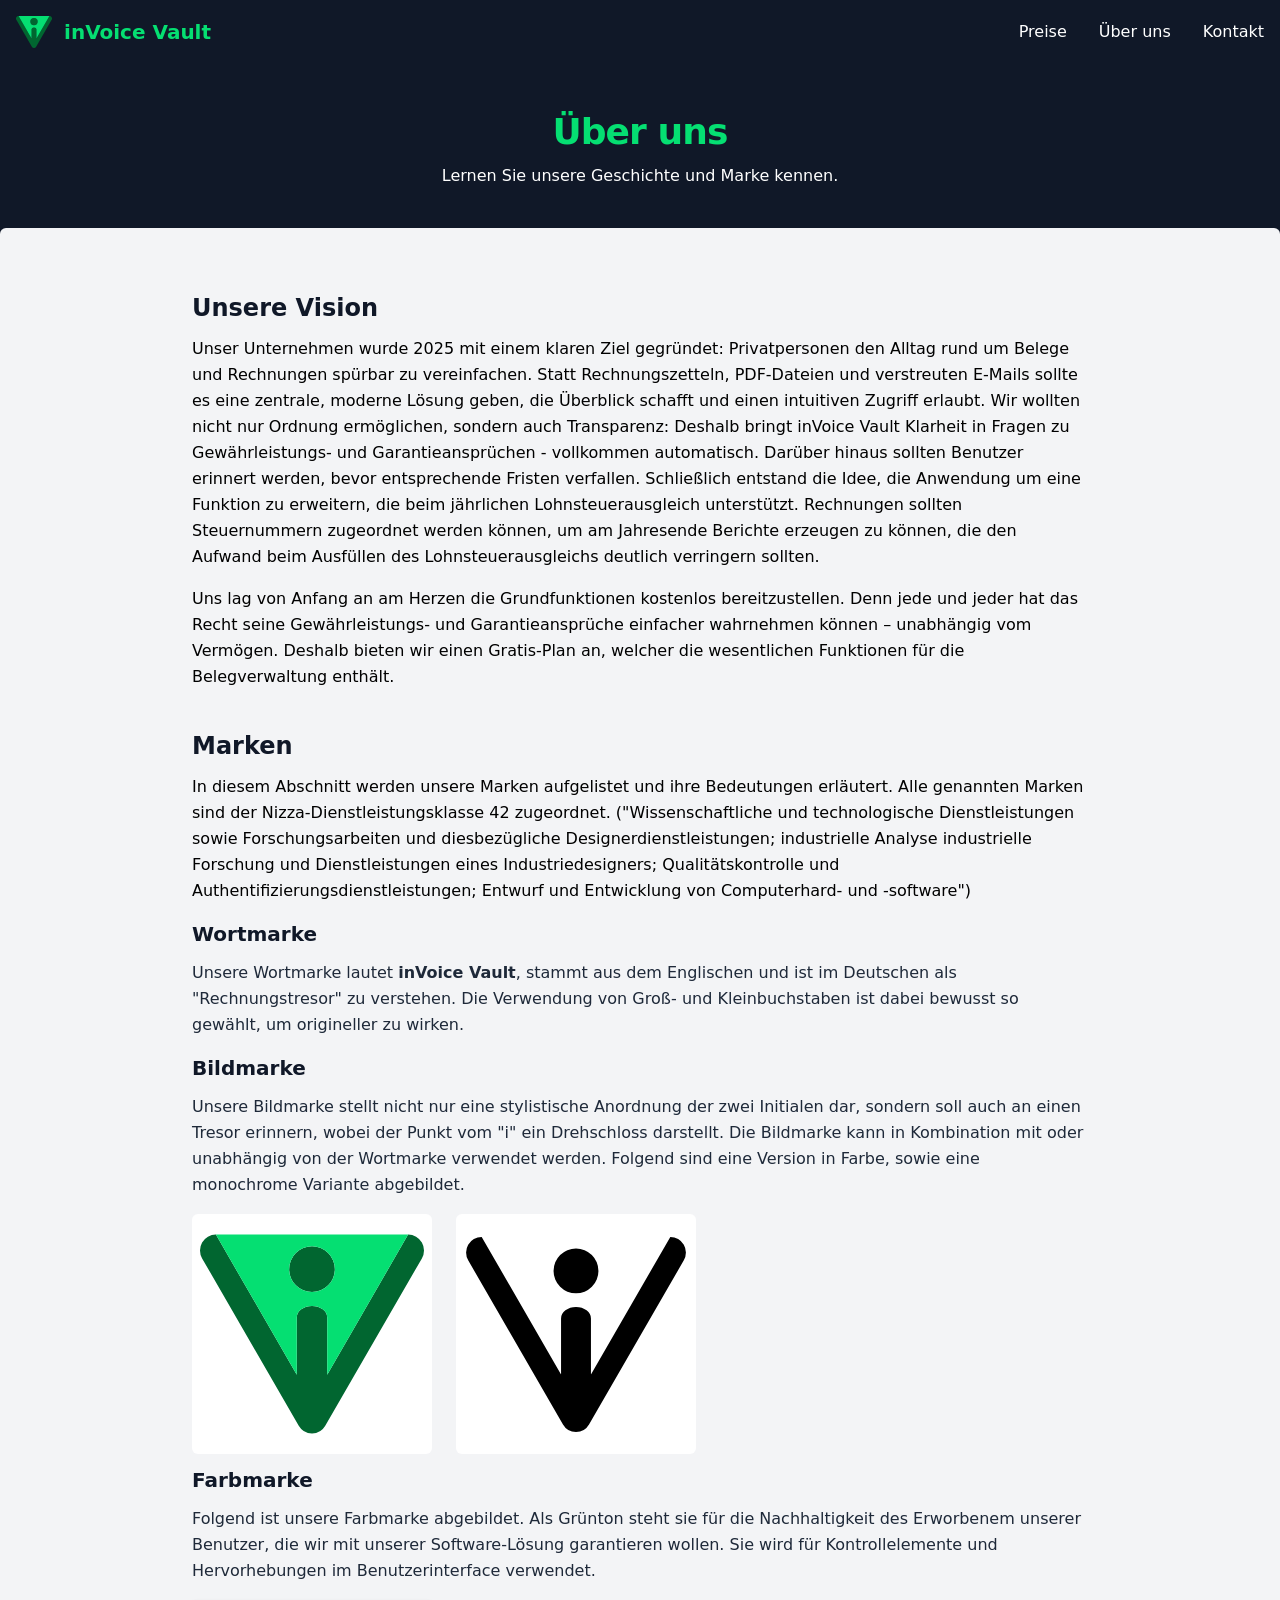
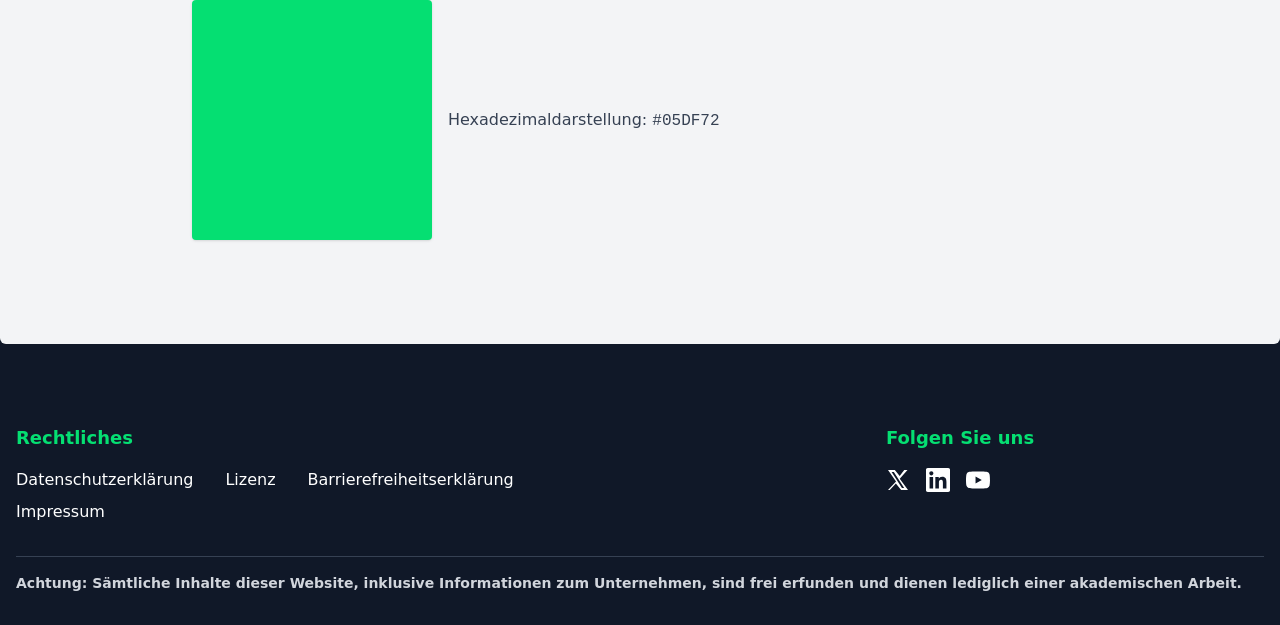
<file: about/index.html>
<!DOCTYPE html><html lang="de" data-astro-cid-sckkx6r4> <head><meta charset="UTF-8"><meta name="viewport" content="width=device-width"><link rel="icon" type="image/svg+xml" href="/favicon.svg"><meta name="generator" content="Astro v5.16.3"><title>Über uns</title><style>/*! tailwindcss v4.1.17 | MIT License | https://tailwindcss.com */@layer properties{@supports (((-webkit-hyphens:none)) and (not (margin-trim:inline))) or ((-moz-orient:inline) and (not (color:rgb(from red r g b)))){*,:before,:after,::backdrop{--tw-rotate-x:initial;--tw-rotate-y:initial;--tw-rotate-z:initial;--tw-skew-x:initial;--tw-skew-y:initial;--tw-space-y-reverse:0;--tw-space-x-reverse:0;--tw-divide-y-reverse:0;--tw-border-style:solid;--tw-leading:initial;--tw-font-weight:initial;--tw-tracking:initial;--tw-shadow:0 0 #0000;--tw-shadow-color:initial;--tw-shadow-alpha:100%;--tw-inset-shadow:0 0 #0000;--tw-inset-shadow-color:initial;--tw-inset-shadow-alpha:100%;--tw-ring-color:initial;--tw-ring-shadow:0 0 #0000;--tw-inset-ring-color:initial;--tw-inset-ring-shadow:0 0 #0000;--tw-ring-inset:initial;--tw-ring-offset-width:0px;--tw-ring-offset-color:#fff;--tw-ring-offset-shadow:0 0 #0000;--tw-blur:initial;--tw-brightness:initial;--tw-contrast:initial;--tw-grayscale:initial;--tw-hue-rotate:initial;--tw-invert:initial;--tw-opacity:initial;--tw-saturate:initial;--tw-sepia:initial;--tw-drop-shadow:initial;--tw-drop-shadow-color:initial;--tw-drop-shadow-alpha:100%;--tw-drop-shadow-size:initial;--tw-backdrop-blur:initial;--tw-backdrop-brightness:initial;--tw-backdrop-contrast:initial;--tw-backdrop-grayscale:initial;--tw-backdrop-hue-rotate:initial;--tw-backdrop-invert:initial;--tw-backdrop-opacity:initial;--tw-backdrop-saturate:initial;--tw-backdrop-sepia:initial;--tw-duration:initial;--tw-content:""}}}@layer theme{:root,:host{--font-sans:ui-sans-serif,system-ui,sans-serif,"Apple Color Emoji","Segoe UI Emoji","Segoe UI Symbol","Noto Color Emoji";--font-mono:ui-monospace,SFMono-Regular,Menlo,Monaco,Consolas,"Liberation Mono","Courier New",monospace;--color-green-50:oklch(98.2% .018 155.826);--color-green-400:oklch(79.2% .209 151.711);--color-green-500:oklch(72.3% .219 149.579);--color-green-600:oklch(62.7% .194 149.214);--color-green-700:oklch(52.7% .154 150.069);--color-green-800:oklch(44.8% .119 151.328);--color-green-900:oklch(39.3% .095 152.535);--color-gray-100:oklch(96.7% .003 264.542);--color-gray-200:oklch(92.8% .006 264.531);--color-gray-300:oklch(87.2% .01 258.338);--color-gray-400:oklch(70.7% .022 261.325);--color-gray-500:oklch(55.1% .027 264.364);--color-gray-700:oklch(37.3% .034 259.733);--color-gray-800:oklch(27.8% .033 256.848);--color-gray-900:oklch(21% .034 264.665);--color-gray-950:oklch(13% .028 261.692);--color-white:#fff;--spacing:.25rem;--breakpoint-xl:80rem;--container-4xl:56rem;--container-6xl:72rem;--text-sm:.875rem;--text-sm--line-height:calc(1.25/.875);--text-base:1rem;--text-base--line-height: 1.5 ;--text-lg:1.125rem;--text-lg--line-height:calc(1.75/1.125);--text-xl:1.25rem;--text-xl--line-height:calc(1.75/1.25);--text-2xl:1.5rem;--text-2xl--line-height:calc(2/1.5);--text-3xl:1.875rem;--text-3xl--line-height: 1.2 ;--text-4xl:2.25rem;--text-4xl--line-height:calc(2.5/2.25);--text-6xl:3.75rem;--text-6xl--line-height:1;--font-weight-normal:400;--font-weight-medium:500;--font-weight-semibold:600;--font-weight-bold:700;--font-weight-extrabold:800;--tracking-tight:-.025em;--leading-relaxed:1.625;--radius-md:.375rem;--radius-lg:.5rem;--radius-xl:.75rem;--default-transition-duration:.15s;--default-transition-timing-function:cubic-bezier(.4,0,.2,1);--default-font-family:var(--font-sans);--default-mono-font-family:var(--font-mono)}}@layer base{*,:after,:before,::backdrop{box-sizing:border-box;border:0 solid;margin:0;padding:0}::file-selector-button{box-sizing:border-box;border:0 solid;margin:0;padding:0}html,:host{-webkit-text-size-adjust:100%;tab-size:4;line-height:1.5;font-family:var(--default-font-family,ui-sans-serif,system-ui,sans-serif,"Apple Color Emoji","Segoe UI Emoji","Segoe UI Symbol","Noto Color Emoji");font-feature-settings:var(--default-font-feature-settings,normal);font-variation-settings:var(--default-font-variation-settings,normal);-webkit-tap-highlight-color:transparent}hr{height:0;color:inherit;border-top-width:1px}abbr:where([title]){-webkit-text-decoration:underline dotted;text-decoration:underline dotted}h1,h2,h3,h4,h5,h6{font-size:inherit;font-weight:inherit}a{color:inherit;-webkit-text-decoration:inherit;text-decoration:inherit}b,strong{font-weight:bolder}code,kbd,samp,pre{font-family:var(--default-mono-font-family,ui-monospace,SFMono-Regular,Menlo,Monaco,Consolas,"Liberation Mono","Courier New",monospace);font-feature-settings:var(--default-mono-font-feature-settings,normal);font-variation-settings:var(--default-mono-font-variation-settings,normal);font-size:1em}small{font-size:80%}sub,sup{vertical-align:baseline;font-size:75%;line-height:0;position:relative}sub{bottom:-.25em}sup{top:-.5em}table{text-indent:0;border-color:inherit;border-collapse:collapse}:-moz-focusring{outline:auto}progress{vertical-align:baseline}summary{display:list-item}ol,ul,menu{list-style:none}img,svg,video,canvas,audio,iframe,embed,object{vertical-align:middle;display:block}img,video{max-width:100%;height:auto}button,input,select,optgroup,textarea{font:inherit;font-feature-settings:inherit;font-variation-settings:inherit;letter-spacing:inherit;color:inherit;opacity:1;background-color:#0000;border-radius:0}::file-selector-button{font:inherit;font-feature-settings:inherit;font-variation-settings:inherit;letter-spacing:inherit;color:inherit;opacity:1;background-color:#0000;border-radius:0}:where(select:is([multiple],[size])) optgroup{font-weight:bolder}:where(select:is([multiple],[size])) optgroup option{padding-inline-start:20px}::file-selector-button{margin-inline-end:4px}::placeholder{opacity:1}@supports (not ((-webkit-appearance:-apple-pay-button))) or (contain-intrinsic-size:1px){::placeholder{color:currentColor}@supports (color:color-mix(in lab,red,red)){::placeholder{color:color-mix(in oklab,currentcolor 50%,transparent)}}}textarea{resize:vertical}::-webkit-search-decoration{-webkit-appearance:none}::-webkit-date-and-time-value{min-height:1lh;text-align:inherit}::-webkit-datetime-edit{display:inline-flex}::-webkit-datetime-edit-fields-wrapper{padding:0}::-webkit-datetime-edit{padding-block:0}::-webkit-datetime-edit-year-field{padding-block:0}::-webkit-datetime-edit-month-field{padding-block:0}::-webkit-datetime-edit-day-field{padding-block:0}::-webkit-datetime-edit-hour-field{padding-block:0}::-webkit-datetime-edit-minute-field{padding-block:0}::-webkit-datetime-edit-second-field{padding-block:0}::-webkit-datetime-edit-millisecond-field{padding-block:0}::-webkit-datetime-edit-meridiem-field{padding-block:0}::-webkit-calendar-picker-indicator{line-height:1}:-moz-ui-invalid{box-shadow:none}button,input:where([type=button],[type=reset],[type=submit]){appearance:button}::file-selector-button{appearance:button}::-webkit-inner-spin-button{height:auto}::-webkit-outer-spin-button{height:auto}[hidden]:where(:not([hidden=until-found])){display:none!important}}@layer components;@layer utilities{.sr-only{clip-path:inset(50%);white-space:nowrap;border-width:0;width:1px;height:1px;margin:-1px;padding:0;position:absolute;overflow:hidden}.absolute{position:absolute}.relative{position:relative}.sticky{position:sticky}.top-0{top:calc(var(--spacing)*0)}.right-0{right:calc(var(--spacing)*0)}.z-10{z-index:10}.z-70{z-index:70}.order-2{order:2}.container{width:100%}@media(min-width:40rem){.container{max-width:40rem}}@media(min-width:48rem){.container{max-width:48rem}}@media(min-width:64rem){.container{max-width:64rem}}@media(min-width:80rem){.container{max-width:80rem}}@media(min-width:96rem){.container{max-width:96rem}}.m-320{margin:calc(var(--spacing)*320)}.mx-auto{margin-inline:auto}.my-4{margin-block:calc(var(--spacing)*4)}.mt-1{margin-top:calc(var(--spacing)*1)}.mt-2{margin-top:calc(var(--spacing)*2)}.mt-4{margin-top:calc(var(--spacing)*4)}.mt-6{margin-top:calc(var(--spacing)*6)}.mt-8{margin-top:calc(var(--spacing)*8)}.mt-10{margin-top:calc(var(--spacing)*10)}.mt-\[30px\]{margin-top:30px}.mb-2{margin-bottom:calc(var(--spacing)*2)}.mb-3{margin-bottom:calc(var(--spacing)*3)}.mb-4{margin-bottom:calc(var(--spacing)*4)}.mb-6{margin-bottom:calc(var(--spacing)*6)}.mb-8{margin-bottom:calc(var(--spacing)*8)}.mb-10{margin-bottom:calc(var(--spacing)*10)}.ml-2{margin-left:calc(var(--spacing)*2)}.block{display:block}.flex{display:flex}.grid{display:grid}.hidden{display:none}.inline-flex{display:inline-flex}.h-3\.5{height:calc(var(--spacing)*3.5)}.h-4{height:calc(var(--spacing)*4)}.h-6{height:calc(var(--spacing)*6)}.h-8{height:calc(var(--spacing)*8)}.h-64{height:calc(var(--spacing)*64)}.h-\[15em\]{height:15em}.h-\[130\%\]{height:130%}.h-max{height:max-content}.min-h-64{min-height:calc(var(--spacing)*64)}.w-3\.5{width:calc(var(--spacing)*3.5)}.w-4{width:calc(var(--spacing)*4)}.w-6{width:calc(var(--spacing)*6)}.w-7\/8{width:87.5%}.w-150{width:calc(var(--spacing)*150)}.w-\[15em\]{width:15em}.w-auto{width:auto}.w-full{width:100%}.max-w-4xl{max-width:var(--container-4xl)}.max-w-6xl{max-width:var(--container-6xl)}.max-w-full{max-width:100%}.max-w-screen-xl{max-width:var(--breakpoint-xl)}.grow{flex-grow:1}.transform{transform:var(--tw-rotate-x,)var(--tw-rotate-y,)var(--tw-rotate-z,)var(--tw-skew-x,)var(--tw-skew-y,)}.animate-\[fadeInUpwards_1s_ease-out\]{animation:1s ease-out fadeInUpwards}.cursor-pointer{cursor:pointer}.list-disc{list-style-type:disc}.list-none{list-style-type:none}.grid-cols-1{grid-template-columns:repeat(1,minmax(0,1fr))}.flex-col{flex-direction:column}.flex-row{flex-direction:row}.flex-wrap{flex-wrap:wrap}.items-center{align-items:center}.items-start{align-items:flex-start}.justify-between{justify-content:space-between}.justify-center{justify-content:center}.justify-end{justify-content:flex-end}.justify-items-start{justify-items:start}.gap-4{gap:calc(var(--spacing)*4)}.gap-6{gap:calc(var(--spacing)*6)}.gap-8{gap:calc(var(--spacing)*8)}.gap-16{gap:calc(var(--spacing)*16)}:where(.space-y-1>:not(:last-child)){--tw-space-y-reverse:0;margin-block-start:calc(calc(var(--spacing)*1)*var(--tw-space-y-reverse));margin-block-end:calc(calc(var(--spacing)*1)*calc(1 - var(--tw-space-y-reverse)))}:where(.space-y-4>:not(:last-child)){--tw-space-y-reverse:0;margin-block-start:calc(calc(var(--spacing)*4)*var(--tw-space-y-reverse));margin-block-end:calc(calc(var(--spacing)*4)*calc(1 - var(--tw-space-y-reverse)))}:where(.space-y-8>:not(:last-child)){--tw-space-y-reverse:0;margin-block-start:calc(calc(var(--spacing)*8)*var(--tw-space-y-reverse));margin-block-end:calc(calc(var(--spacing)*8)*calc(1 - var(--tw-space-y-reverse)))}.gap-x-8{column-gap:calc(var(--spacing)*8)}:where(.space-x-3>:not(:last-child)){--tw-space-x-reverse:0;margin-inline-start:calc(calc(var(--spacing)*3)*var(--tw-space-x-reverse));margin-inline-end:calc(calc(var(--spacing)*3)*calc(1 - var(--tw-space-x-reverse)))}:where(.space-x-4>:not(:last-child)){--tw-space-x-reverse:0;margin-inline-start:calc(calc(var(--spacing)*4)*var(--tw-space-x-reverse));margin-inline-end:calc(calc(var(--spacing)*4)*calc(1 - var(--tw-space-x-reverse)))}:where(.space-x-8>:not(:last-child)){--tw-space-x-reverse:0;margin-inline-start:calc(calc(var(--spacing)*8)*var(--tw-space-x-reverse));margin-inline-end:calc(calc(var(--spacing)*8)*calc(1 - var(--tw-space-x-reverse)))}.gap-y-2{row-gap:calc(var(--spacing)*2)}:where(.divide-y>:not(:last-child)){--tw-divide-y-reverse:0;border-bottom-style:var(--tw-border-style);border-top-style:var(--tw-border-style);border-top-width:calc(1px*var(--tw-divide-y-reverse));border-bottom-width:calc(1px*calc(1 - var(--tw-divide-y-reverse)))}:where(.divide-gray-200>:not(:last-child)){border-color:var(--color-gray-200)}.self-start{align-self:flex-start}.rounded{border-radius:.25rem}.rounded-lg{border-radius:var(--radius-lg)}.rounded-md{border-radius:var(--radius-md)}.rounded-xl{border-radius:var(--radius-xl)}.rounded-t-xl{border-top-left-radius:var(--radius-xl);border-top-right-radius:var(--radius-xl)}.border{border-style:var(--tw-border-style);border-width:1px}.border-t{border-top-style:var(--tw-border-style);border-top-width:1px}.border-gray-200{border-color:var(--color-gray-200)}.border-gray-300{border-color:var(--color-gray-300)}.border-gray-700{border-color:var(--color-gray-700)}.border-gray-800{border-color:var(--color-gray-800)}.border-gray-900{border-color:var(--color-gray-900)}.bg-\[\#05DF72\]{background-color:#05df72}.bg-gray-100{background-color:var(--color-gray-100)}.bg-gray-800{background-color:var(--color-gray-800)}.bg-gray-900{background-color:var(--color-gray-900)}.bg-gray-950{background-color:var(--color-gray-950)}.bg-green-500{background-color:var(--color-green-500)}.bg-green-700{background-color:var(--color-green-700)}.bg-white{background-color:var(--color-white)}.p-2{padding:calc(var(--spacing)*2)}.p-6{padding:calc(var(--spacing)*6)}.px-1{padding-inline:calc(var(--spacing)*1)}.px-3{padding-inline:calc(var(--spacing)*3)}.px-4{padding-inline:calc(var(--spacing)*4)}.px-5{padding-inline:calc(var(--spacing)*5)}.px-6{padding-inline:calc(var(--spacing)*6)}.px-8{padding-inline:calc(var(--spacing)*8)}.py-2{padding-block:calc(var(--spacing)*2)}.py-3{padding-block:calc(var(--spacing)*3)}.py-4{padding-block:calc(var(--spacing)*4)}.py-8{padding-block:calc(var(--spacing)*8)}.py-10{padding-block:calc(var(--spacing)*10)}.py-12{padding-block:calc(var(--spacing)*12)}.py-16{padding-block:calc(var(--spacing)*16)}.pt-4{padding-top:calc(var(--spacing)*4)}.pb-10{padding-bottom:calc(var(--spacing)*10)}.pl-5{padding-left:calc(var(--spacing)*5)}.text-center{text-align:center}.font-mono{font-family:var(--font-mono)}.text-2xl{font-size:var(--text-2xl);line-height:var(--tw-leading,var(--text-2xl--line-height))}.text-3xl{font-size:var(--text-3xl);line-height:var(--tw-leading,var(--text-3xl--line-height))}.text-4xl{font-size:var(--text-4xl);line-height:var(--tw-leading,var(--text-4xl--line-height))}.text-6xl{font-size:var(--text-6xl);line-height:var(--tw-leading,var(--text-6xl--line-height))}.text-base{font-size:var(--text-base);line-height:var(--tw-leading,var(--text-base--line-height))}.text-lg{font-size:var(--text-lg);line-height:var(--tw-leading,var(--text-lg--line-height))}.text-sm{font-size:var(--text-sm);line-height:var(--tw-leading,var(--text-sm--line-height))}.text-xl{font-size:var(--text-xl);line-height:var(--tw-leading,var(--text-xl--line-height))}.leading-none{--tw-leading:1;line-height:1}.leading-relaxed{--tw-leading:var(--leading-relaxed);line-height:var(--leading-relaxed)}.font-bold{--tw-font-weight:var(--font-weight-bold);font-weight:var(--font-weight-bold)}.font-extrabold{--tw-font-weight:var(--font-weight-extrabold);font-weight:var(--font-weight-extrabold)}.font-medium{--tw-font-weight:var(--font-weight-medium);font-weight:var(--font-weight-medium)}.font-normal{--tw-font-weight:var(--font-weight-normal);font-weight:var(--font-weight-normal)}.font-semibold{--tw-font-weight:var(--font-weight-semibold);font-weight:var(--font-weight-semibold)}.tracking-tight{--tw-tracking:var(--tracking-tight);letter-spacing:var(--tracking-tight)}.text-gray-300{color:var(--color-gray-300)}.text-gray-500{color:var(--color-gray-500)}.text-gray-700{color:var(--color-gray-700)}.text-gray-800{color:var(--color-gray-800)}.text-gray-900{color:var(--color-gray-900)}.text-green-400{color:var(--color-green-400)}.text-green-600{color:var(--color-green-600)}.text-green-700{color:var(--color-green-700)}.text-green-800{color:var(--color-green-800)}.text-white{color:var(--color-white)}.not-italic{font-style:normal}.underline{text-decoration-line:underline}.shadow{--tw-shadow:0 1px 3px 0 var(--tw-shadow-color,#0000001a),0 1px 2px -1px var(--tw-shadow-color,#0000001a);box-shadow:var(--tw-inset-shadow),var(--tw-inset-ring-shadow),var(--tw-ring-offset-shadow),var(--tw-ring-shadow),var(--tw-shadow)}.shadow-lg{--tw-shadow:0 10px 15px -3px var(--tw-shadow-color,#0000001a),0 4px 6px -4px var(--tw-shadow-color,#0000001a);box-shadow:var(--tw-inset-shadow),var(--tw-inset-ring-shadow),var(--tw-ring-offset-shadow),var(--tw-ring-shadow),var(--tw-shadow)}.shadow-md{--tw-shadow:0 4px 6px -1px var(--tw-shadow-color,#0000001a),0 2px 4px -2px var(--tw-shadow-color,#0000001a);box-shadow:var(--tw-inset-shadow),var(--tw-inset-ring-shadow),var(--tw-ring-offset-shadow),var(--tw-ring-shadow),var(--tw-shadow)}.shadow-sm{--tw-shadow:0 1px 3px 0 var(--tw-shadow-color,#0000001a),0 1px 2px -1px var(--tw-shadow-color,#0000001a);box-shadow:var(--tw-inset-shadow),var(--tw-inset-ring-shadow),var(--tw-ring-offset-shadow),var(--tw-ring-shadow),var(--tw-shadow)}.shadow-xl{--tw-shadow:0 20px 25px -5px var(--tw-shadow-color,#0000001a),0 8px 10px -6px var(--tw-shadow-color,#0000001a);box-shadow:var(--tw-inset-shadow),var(--tw-inset-ring-shadow),var(--tw-ring-offset-shadow),var(--tw-ring-shadow),var(--tw-shadow)}.filter{filter:var(--tw-blur,)var(--tw-brightness,)var(--tw-contrast,)var(--tw-grayscale,)var(--tw-hue-rotate,)var(--tw-invert,)var(--tw-saturate,)var(--tw-sepia,)var(--tw-drop-shadow,)}.backdrop-filter{-webkit-backdrop-filter:var(--tw-backdrop-blur,)var(--tw-backdrop-brightness,)var(--tw-backdrop-contrast,)var(--tw-backdrop-grayscale,)var(--tw-backdrop-hue-rotate,)var(--tw-backdrop-invert,)var(--tw-backdrop-opacity,)var(--tw-backdrop-saturate,)var(--tw-backdrop-sepia,);backdrop-filter:var(--tw-backdrop-blur,)var(--tw-backdrop-brightness,)var(--tw-backdrop-contrast,)var(--tw-backdrop-grayscale,)var(--tw-backdrop-hue-rotate,)var(--tw-backdrop-invert,)var(--tw-backdrop-opacity,)var(--tw-backdrop-saturate,)var(--tw-backdrop-sepia,)}.transition{transition-property:color,background-color,border-color,outline-color,text-decoration-color,fill,stroke,--tw-gradient-from,--tw-gradient-via,--tw-gradient-to,opacity,box-shadow,transform,translate,scale,rotate,filter,-webkit-backdrop-filter,backdrop-filter,display,content-visibility,overlay,pointer-events;transition-timing-function:var(--tw-ease,var(--default-transition-timing-function));transition-duration:var(--tw-duration,var(--default-transition-duration))}.transition-colors{transition-property:color,background-color,border-color,outline-color,text-decoration-color,fill,stroke,--tw-gradient-from,--tw-gradient-via,--tw-gradient-to;transition-timing-function:var(--tw-ease,var(--default-transition-timing-function));transition-duration:var(--tw-duration,var(--default-transition-duration))}.duration-200{--tw-duration:.2s;transition-duration:.2s}.duration-300{--tw-duration:.3s;transition-duration:.3s}.select-none{-webkit-user-select:none;user-select:none}.after\:absolute:after{content:var(--tw-content);position:absolute}.after\:-bottom-0\.5:after{content:var(--tw-content);bottom:calc(var(--spacing)*-.5)}.after\:left-0:after{content:var(--tw-content);left:calc(var(--spacing)*0)}.after\:h-0\.5:after{content:var(--tw-content);height:calc(var(--spacing)*.5)}.after\:w-0:after{content:var(--tw-content);width:calc(var(--spacing)*0)}.after\:bg-green-500:after{content:var(--tw-content);background-color:var(--color-green-500)}.after\:transition-all:after{content:var(--tw-content);transition-property:all;transition-timing-function:var(--tw-ease,var(--default-transition-timing-function));transition-duration:var(--tw-duration,var(--default-transition-duration))}.after\:duration-300:after{content:var(--tw-content);--tw-duration:.3s;transition-duration:.3s}.after\:content-\[\'\'\]:after{--tw-content:"";content:var(--tw-content)}@media(hover:hover){.hover\:bg-gray-700:hover{background-color:var(--color-gray-700)}.hover\:bg-green-50:hover{background-color:var(--color-green-50)}.hover\:bg-green-600:hover{background-color:var(--color-green-600)}.hover\:bg-green-800:hover{background-color:var(--color-green-800)}.hover\:text-green-800:hover{color:var(--color-green-800)}.hover\:text-white:hover{color:var(--color-white)}.hover\:after\:w-full:hover:after{content:var(--tw-content);width:100%}}.focus\:border-green-500:focus{border-color:var(--color-green-500)}.focus\:border-green-600:focus{border-color:var(--color-green-600)}.focus\:ring-2:focus{--tw-ring-shadow:var(--tw-ring-inset,)0 0 0 calc(2px + var(--tw-ring-offset-width))var(--tw-ring-color,currentcolor);box-shadow:var(--tw-inset-shadow),var(--tw-inset-ring-shadow),var(--tw-ring-offset-shadow),var(--tw-ring-shadow),var(--tw-shadow)}.focus\:ring-4:focus{--tw-ring-shadow:var(--tw-ring-inset,)0 0 0 calc(4px + var(--tw-ring-offset-width))var(--tw-ring-color,currentcolor);box-shadow:var(--tw-inset-shadow),var(--tw-inset-ring-shadow),var(--tw-ring-offset-shadow),var(--tw-ring-shadow),var(--tw-shadow)}.focus\:ring-green-500:focus{--tw-ring-color:var(--color-green-500)}.focus\:ring-green-600:focus{--tw-ring-color:var(--color-green-600)}.focus\:ring-green-900:focus{--tw-ring-color:var(--color-green-900)}.focus\:ring-offset-2:focus{--tw-ring-offset-width:2px;--tw-ring-offset-shadow:var(--tw-ring-inset,)0 0 0 var(--tw-ring-offset-width)var(--tw-ring-offset-color)}.focus\:outline-none:focus{--tw-outline-style:none;outline-style:none}.focus\:after\:w-full:focus:after{content:var(--tw-content);width:100%}@media(min-width:40rem){.sm\:col-span-2{grid-column:span 2/span 2}.sm\:grid-cols-2{grid-template-columns:repeat(2,minmax(0,1fr))}.sm\:flex-row{flex-direction:row}.sm\:justify-center{justify-content:center}:where(.sm\:space-y-0>:not(:last-child)){--tw-space-y-reverse:0;margin-block-start:calc(calc(var(--spacing)*0)*var(--tw-space-y-reverse));margin-block-end:calc(calc(var(--spacing)*0)*calc(1 - var(--tw-space-y-reverse)))}:where(.sm\:space-x-4>:not(:last-child)){--tw-space-x-reverse:0;margin-inline-start:calc(calc(var(--spacing)*4)*var(--tw-space-x-reverse));margin-inline-end:calc(calc(var(--spacing)*4)*calc(1 - var(--tw-space-x-reverse)))}.sm\:px-16{padding-inline:calc(var(--spacing)*16)}}@media(min-width:48rem){.md\:-order-1{order:-1}.md\:order-1{order:1}.md\:flex{display:flex}.md\:hidden{display:none}.md\:h-80{height:calc(var(--spacing)*80)}.md\:grid-cols-2{grid-template-columns:repeat(2,minmax(0,1fr))}.md\:justify-items-center{justify-items:center}.md\:text-4xl{font-size:var(--text-4xl);line-height:var(--tw-leading,var(--text-4xl--line-height))}}@media(min-width:64rem){.lg\:col-span-2{grid-column:span 2/span 2}.lg\:grid-cols-3{grid-template-columns:repeat(3,minmax(0,1fr))}.lg\:flex-row{flex-direction:row}.lg\:flex-wrap{flex-wrap:wrap}.lg\:px-48{padding-inline:calc(var(--spacing)*48)}.lg\:py-16{padding-block:calc(var(--spacing)*16)}.lg\:py-20{padding-block:calc(var(--spacing)*20)}.lg\:pb-20{padding-bottom:calc(var(--spacing)*20)}.lg\:text-xl{font-size:var(--text-xl);line-height:var(--tw-leading,var(--text-xl--line-height))}}@media(prefers-color-scheme:dark){.dark\:border-gray-700{border-color:var(--color-gray-700)}.dark\:bg-gray-800{background-color:var(--color-gray-800)}.dark\:text-gray-400{color:var(--color-gray-400)}.dark\:text-white{color:var(--color-white)}@media(hover:hover){.dark\:hover\:bg-gray-700:hover{background-color:var(--color-gray-700)}}}}main ul li{margin-left:calc(var(--spacing)*8);list-style-type:disc}main input[type=text],main input[type=email],main input[type=password],main textarea{border-radius:var(--radius-md);background-color:var(--color-white);width:100%;padding:calc(var(--spacing)*1);--tw-shadow:0 4px 6px -1px var(--tw-shadow-color,#0000001a),0 2px 4px -2px var(--tw-shadow-color,#0000001a);box-shadow:var(--tw-inset-shadow),var(--tw-inset-ring-shadow),var(--tw-ring-offset-shadow),var(--tw-ring-shadow),var(--tw-shadow)}:is(main input[type=text],main input[type=email],main input[type=password],main textarea):focus{border-style:var(--tw-border-style);border-width:1px;border-color:var(--color-gray-900)}main button{cursor:pointer;border-radius:var(--radius-lg);background-color:var(--color-green-700);padding-inline:calc(var(--spacing)*5);padding-block:calc(var(--spacing)*3);text-align:center;font-size:var(--text-base);line-height:var(--tw-leading,var(--text-base--line-height));--tw-font-weight:var(--font-weight-medium);font-weight:var(--font-weight-medium);color:var(--color-white);justify-content:center;align-items:center;display:flex}@media(hover:hover){main button:hover{background-color:var(--color-green-800)}}main button:focus{--tw-ring-shadow:var(--tw-ring-inset,)0 0 0 calc(4px + var(--tw-ring-offset-width))var(--tw-ring-color,currentcolor);box-shadow:var(--tw-inset-shadow),var(--tw-inset-ring-shadow),var(--tw-ring-offset-shadow),var(--tw-ring-shadow),var(--tw-shadow);--tw-ring-color:var(--color-green-900)}.alt-container{background-color:var(--color-gray-100);padding-inline:calc(var(--spacing)*2);padding-block:calc(var(--spacing)*4)}.alt-container h1{margin-bottom:calc(var(--spacing)*4);font-size:var(--text-4xl);line-height:var(--tw-leading,var(--text-4xl--line-height));--tw-font-weight:var(--font-weight-extrabold);font-weight:var(--font-weight-extrabold);color:var(--color-gray-900)}@keyframes fadeInUpwards{0%{opacity:0;transform:translateY(0)}to{opacity:1;transform:translateY(-30px)}}@property --tw-rotate-x{syntax:"*";inherits:false}@property --tw-rotate-y{syntax:"*";inherits:false}@property --tw-rotate-z{syntax:"*";inherits:false}@property --tw-skew-x{syntax:"*";inherits:false}@property --tw-skew-y{syntax:"*";inherits:false}@property --tw-space-y-reverse{syntax:"*";inherits:false;initial-value:0}@property --tw-space-x-reverse{syntax:"*";inherits:false;initial-value:0}@property --tw-divide-y-reverse{syntax:"*";inherits:false;initial-value:0}@property --tw-border-style{syntax:"*";inherits:false;initial-value:solid}@property --tw-leading{syntax:"*";inherits:false}@property --tw-font-weight{syntax:"*";inherits:false}@property --tw-tracking{syntax:"*";inherits:false}@property --tw-shadow{syntax:"*";inherits:false;initial-value:0 0 #0000}@property --tw-shadow-color{syntax:"*";inherits:false}@property --tw-shadow-alpha{syntax:"<percentage>";inherits:false;initial-value:100%}@property --tw-inset-shadow{syntax:"*";inherits:false;initial-value:0 0 #0000}@property --tw-inset-shadow-color{syntax:"*";inherits:false}@property --tw-inset-shadow-alpha{syntax:"<percentage>";inherits:false;initial-value:100%}@property --tw-ring-color{syntax:"*";inherits:false}@property --tw-ring-shadow{syntax:"*";inherits:false;initial-value:0 0 #0000}@property --tw-inset-ring-color{syntax:"*";inherits:false}@property --tw-inset-ring-shadow{syntax:"*";inherits:false;initial-value:0 0 #0000}@property --tw-ring-inset{syntax:"*";inherits:false}@property --tw-ring-offset-width{syntax:"<length>";inherits:false;initial-value:0}@property --tw-ring-offset-color{syntax:"*";inherits:false;initial-value:#fff}@property --tw-ring-offset-shadow{syntax:"*";inherits:false;initial-value:0 0 #0000}@property --tw-blur{syntax:"*";inherits:false}@property --tw-brightness{syntax:"*";inherits:false}@property --tw-contrast{syntax:"*";inherits:false}@property --tw-grayscale{syntax:"*";inherits:false}@property --tw-hue-rotate{syntax:"*";inherits:false}@property --tw-invert{syntax:"*";inherits:false}@property --tw-opacity{syntax:"*";inherits:false}@property --tw-saturate{syntax:"*";inherits:false}@property --tw-sepia{syntax:"*";inherits:false}@property --tw-drop-shadow{syntax:"*";inherits:false}@property --tw-drop-shadow-color{syntax:"*";inherits:false}@property --tw-drop-shadow-alpha{syntax:"<percentage>";inherits:false;initial-value:100%}@property --tw-drop-shadow-size{syntax:"*";inherits:false}@property --tw-backdrop-blur{syntax:"*";inherits:false}@property --tw-backdrop-brightness{syntax:"*";inherits:false}@property --tw-backdrop-contrast{syntax:"*";inherits:false}@property --tw-backdrop-grayscale{syntax:"*";inherits:false}@property --tw-backdrop-hue-rotate{syntax:"*";inherits:false}@property --tw-backdrop-invert{syntax:"*";inherits:false}@property --tw-backdrop-opacity{syntax:"*";inherits:false}@property --tw-backdrop-saturate{syntax:"*";inherits:false}@property --tw-backdrop-sepia{syntax:"*";inherits:false}@property --tw-duration{syntax:"*";inherits:false}@property --tw-content{syntax:"*";inherits:false;initial-value:""}html,body{margin:0;width:100%}
</style></head> <body class="bg-gray-900" data-astro-cid-sckkx6r4> <header class="bg-gray-900 text-white sticky top-0 z-10 w-full"> <div class="mx-auto max-w-screen-xl px-4 py-4"> <nav class="flex items-center justify-between relative"> <a href="/" class="flex items-center space-x-3"> <img src="/assets/logo.DKJDBMwz.svg" alt="Logo von InVoice Vault" class="h-8 w-auto"> <span class="sr-only">Startseite</span> <span class="text-green-400 font-bold text-xl">inVoice Vault</span> </a> <ul class="hidden md:flex items-center space-x-8"> <li> <a class="relative text-white transition-colors duration-300
          after:content-[''] after:absolute after:w-0 after:h-0.5 after:-bottom-0.5
          after:left-0 after:bg-green-500 after:transition-all after:duration-300
          hover:after:w-full focus:after:w-full" href="/pricing"> Preise </a> </li> <li> <a class="relative text-white transition-colors duration-300
          after:content-[''] after:absolute after:w-0 after:h-0.5 after:-bottom-0.5
          after:left-0 after:bg-green-500 after:transition-all after:duration-300
          hover:after:w-full focus:after:w-full" href="/about"> Über uns </a> </li> <li> <a class="relative text-white transition-colors duration-300
          after:content-[''] after:absolute after:w-0 after:h-0.5 after:-bottom-0.5
          after:left-0 after:bg-green-500 after:transition-all after:duration-300
          hover:after:w-full focus:after:w-full" href="/contact"> Kontakt </a> </li> </ul> <div class="md:hidden"> <details> <summary class="list-none bg-gray-950 cursor-pointer select-none rounded border border-gray-700 px-3 py-2 text-sm">
Menü
</summary> <ul class="absolute right-0 mt-2 w-full rounded border border-gray-700 bg-gray-800 p-2 shadow-lg"> <li><a href="/pricing" class="block rounded px-3 py-4 hover:bg-gray-700">Preise</a></li> <li><a href="/about" class="block rounded px-3 py-4 hover:bg-gray-700">Über uns</a></li> <li><a href="/contact" class="block rounded px-3 py-4 hover:bg-gray-700">Kontakt</a></li> </ul> </details> </div> </nav> </div> </header> <main data-astro-cid-sckkx6r4>  <section class="bg-gray-900"> <div class="py-12 mx-auto"> <header class="text-center mb-10"> <h1 class="mb-3 text-4xl font-extrabold tracking-tight text-green-400">
Über uns
</h1> <p class="text-white">
Lernen Sie unsere Geschichte und Marke kennen.
</p> </header> <div class="px-8 py-16 bg-gray-100 rounded-md"> <section class="max-w-4xl mx-auto mb-10"> <h2 class="text-2xl font-bold mb-3 text-gray-900">Unsere Vision </h2> <p class="leading-relaxed">
Unser Unternehmen wurde 2025 mit einem klaren Ziel gegründet: Privatpersonen
                        den Alltag rund um Belege und Rechnungen spürbar zu vereinfachen. Statt
                        Rechnungszetteln, PDF-Dateien und verstreuten E‑Mails sollte es eine zentrale, moderne Lösung geben, die Überblick
                        schafft und einen intuitiven Zugriff erlaubt.
                        Wir wollten nicht nur Ordnung ermöglichen, sondern auch Transparenz:
                        Deshalb bringt inVoice Vault Klarheit in Fragen zu Gewährleistungs‑ und Garantieansprüchen - vollkommen automatisch.
                        Darüber hinaus sollten Benutzer erinnert werden, bevor entsprechende Fristen verfallen.
                        Schließlich entstand die Idee, die Anwendung um eine Funktion zu erweitern,
                        die beim jährlichen Lohnsteuerausgleich unterstützt. Rechnungen sollten Steuernummern zugeordnet werden können,
                        um am Jahresende Berichte erzeugen zu können, die den
                        Aufwand beim Ausfüllen des Lohnsteuerausgleichs deutlich verringern sollten.
</p> <p class="leading-relaxed mt-4">
Uns lag von Anfang an am Herzen die Grundfunktionen kostenlos bereitzustellen. Denn
                        jede und jeder hat das Recht seine Gewährleistungs‑ und Garantieansprüche einfacher
                        wahrnehmen können – unabhängig vom Vermögen. Deshalb bieten wir einen Gratis-Plan an,
                        welcher die wesentlichen Funktionen für die Belegverwaltung enthält.
</p> </section> <section class="max-w-4xl mx-auto"> <h2 class="text-2xl font-bold mb-3 text-gray-900">Marken</h2> <p class="leading-relaxed mb-4">
In diesem Abschnitt werden unsere Marken aufgelistet und ihre Bedeutungen erläutert. Alle genannten Marken
                        sind der Nizza-Dienstleistungsklasse 42 zugeordnet. ("Wissenschaftliche und technologische Dienstleistungen sowie Forschungsarbeiten
                        und diesbezügliche Designerdienstleistungen; industrielle Analyse
                        industrielle Forschung und Dienstleistungen eines Industriedesigners; Qualitätskontrolle und Authentifizierungsdienstleistungen;
                        Entwurf und Entwicklung von Computerhard- und -software")
</p> <section> <h3 class="text-xl font-semibold mb-3 text-gray-900">Wortmarke</h3> <p class="text-gray-800 leading-relaxed mb-4">
Unsere Wortmarke lautet <strong>inVoice Vault</strong>, stammt aus dem Englischen und ist im Deutschen als "Rechnungstresor" zu verstehen. Die Verwendung von Groß- und Kleinbuchstaben ist dabei bewusst so gewählt, um origineller zu wirken.
</p> </section> <section> <h3 class="text-xl font-semibold mb-3 text-gray-900">Bildmarke</h3> <p class="text-gray-800 leading-relaxed mb-4">
Unsere Bildmarke stellt nicht nur eine stylistische Anordnung der zwei Initialen dar, sondern
                            soll auch an einen Tresor erinnern, wobei der Punkt vom "i" ein Drehschloss darstellt.
                            Die Bildmarke kann in Kombination mit oder unabhängig von der Wortmarke verwendet werden.
                            Folgend sind eine Version in Farbe, sowie eine monochrome Variante abgebildet.
</p> <div class="flex flex-wrap gap-6 mb-3"> <div class="bg-white w-[15em] p-2 rounded-md"> <svg width="100%" height="100%" viewBox="0 0 662.27663 587.69146" id="svg1" aria-label="Farbiges Logo von inVoice Vault" xmlns:svg="http://www.w3.org/2000/svg">
  <defs id="defs1" />
  <path id="path2" style="font-variation-settings:'opsz' 32;display:inline;fill:#016630;stroke-width:28.3764" d="M 46.842218,1.5622735e-6 A 46.842652,46.842652 0 0 0 6.2757037,70.263932 L 291.94974,565.06577 a 45.251337,45.251337 0 0 0 78.37765,0 L 656.0009,70.263932 A 46.84265,46.84265 0 0 0 615.43439,1.5622735e-6 h -0.14418 L 376.17044,414.168 V 245.43618 a 45.016078,34.584481 0 0 0 -45.01586,-34.58444 h -0.0325 a 45.016078,34.584481 0 0 0 -45.01586,34.58444 v 168.7308 L 46.986918,1.5622735e-6 Z M 331.13857,34.576182 a 67.619744,67.619744 0 0 0 -67.62016,67.619648 67.619744,67.619744 0 0 0 67.62016,67.61964 67.619744,67.619744 0 0 0 67.61964,-67.61964 67.619744,67.619744 0 0 0 -67.61964,-67.619648 z" />
  <path id="path1" style="font-variation-settings:'opsz' 32;display:inline;fill:#05df72;fill-opacity:1;stroke-width:22.065" d="M 46.986648,1.5622735e-6 286.10591,414.16697 V 245.43619 a 45.016078,34.584481 0 0 1 45.01586,-34.58446 h 0.0326 a 45.016078,34.584481 0 0 1 45.01586,34.58446 V 414.16801 L 615.28996,1.5622735e-6 Z M 331.13831,34.576182 a 67.619743,67.619743 0 0 1 67.61964,67.619648 67.619743,67.619743 0 0 1 -67.61964,67.61965 67.619743,67.619743 0 0 1 -67.62016,-67.61965 67.619743,67.619743 0 0 1 67.62016,-67.619648 z" />
</svg> </div> <div class="bg-white w-[15em] p-2 rounded-md"> <svg width="100%" height="100%" viewBox="0 0 800.00001 800.00001" id="svg1" aria-label="Monochromes Logo von inVoice Vault" xmlns:svg="http://www.w3.org/2000/svg">
  <defs id="defs1" />
  <path id="path2" style="font-variation-settings:'opsz' 32;display:inline;fill:#000000;stroke-width:33.6366" d="M 63.003757,53.487844 A 55.525907,55.525907 0 0 0 14.9174,136.77665 l 338.62963,586.5236 a 53.639609,53.639609 0 0 0 92.90657,0 l 338.629,-586.5236 A 55.525904,55.525904 0 0 0 736.99625,53.487844 h -0.17091 L 453.37978,544.43045 V 344.4207 A 53.36074,40.99543 0 0 0 400.0193,303.42532 h -0.0385 A 53.36074,40.99543 0 0 0 346.62029,344.4207 V 544.42924 L 63.17528,53.487844 Z M 400.00032,94.473435 a 80.154463,80.154463 0 0 0 -80.15496,80.154355 80.154463,80.154463 0 0 0 80.15496,80.15434 80.154463,80.154463 0 0 0 80.15434,-80.15434 80.154463,80.154463 0 0 0 -80.15434,-80.154355 z" />
  <path id="path1" style="font-variation-settings:'opsz' 32;display:none;fill:#05df72;fill-opacity:1;stroke-width:26.1552" d="M 63.17496,53.487844 346.61992,544.42923 V 344.42071 a 53.36074,40.99543 0 0 1 53.36048,-40.9954 h 0.0387 a 53.36074,40.99543 0 0 1 53.36048,40.9954 V 544.43046 L 736.82505,53.487844 Z m 336.82505,40.985591 a 80.154462,80.154462 0 0 1 80.15434,80.154355 80.154462,80.154462 0 0 1 -80.15434,80.15435 80.154462,80.154462 0 0 1 -80.15496,-80.15435 80.154462,80.154462 0 0 1 80.15496,-80.154355 z" />
</svg> </div> </div> </section> <section class="max-w-4xl mx-auto mb-10"> <h3 class="text-xl font-semibold mb-3 text-gray-900">Farbmarke</h3> <p class="text-gray-800 leading-relaxed mb-4">
Folgend ist unsere Farbmarke abgebildet. Als Grünton steht sie für die Nachhaltigkeit des Erworbenem unserer Benutzer,
                            die wir mit unserer Software-Lösung garantieren wollen. Sie wird für Kontrollelemente und Hervorhebungen im Benutzerinterface verwendet.
</p> <div class="flex items-center flex-wrap gap-4"> <div class="w-[15em] h-[15em] rounded shadow bg-[#05DF72]" aria-hidden="true"></div> <div class="text-gray-700"> <div>
Hexadezimaldarstellung: <span class="font-mono">#05DF72</span> </div> </div> </div> </section> </section> </div> </div> </section>  </main> <footer class="bg-gray-900 text-white"> <div class="py-8 px-4 mx-auto max-w-screen-xl"> <div class="grid grid-cols-1 md:grid-cols-2 gap-8 justify-items-start md:justify-items-center"> <nav aria-labelledby="legal-header"> <h2 class="text-lg font-semibold mb-4 text-green-400" id="legal-header">Rechtliches</h2> <ul class="flex flex-col gap-y-2 gap-x-8 lg:flex-row lg:flex-wrap"> <li> <a class="relative text-white transition-colors duration-300
          after:content-[''] after:absolute after:w-0 after:h-0.5 after:-bottom-0.5
          after:left-0 after:bg-green-500 after:transition-all after:duration-300
          hover:after:w-full focus:after:w-full" href="/legal/datenschutz"> 
Datenschutzerklärung
 </a> </li> <li> <a class="relative text-white transition-colors duration-300
          after:content-[''] after:absolute after:w-0 after:h-0.5 after:-bottom-0.5
          after:left-0 after:bg-green-500 after:transition-all after:duration-300
          hover:after:w-full focus:after:w-full" href="/legal/lizenzvertrag"> 
Lizenz
 </a> </li> <li> <a class="relative text-white transition-colors duration-300
          after:content-[''] after:absolute after:w-0 after:h-0.5 after:-bottom-0.5
          after:left-0 after:bg-green-500 after:transition-all after:duration-300
          hover:after:w-full focus:after:w-full" href="/legal/barrierefreiheit"> 
Barrierefreiheitserklärung
 </a> </li> <li> <a class="relative text-white transition-colors duration-300
          after:content-[''] after:absolute after:w-0 after:h-0.5 after:-bottom-0.5
          after:left-0 after:bg-green-500 after:transition-all after:duration-300
          hover:after:w-full focus:after:w-full" href="/legal/impressum"> 
Impressum
 </a> </li> </ul> </nav> <div> <h2 class="text-lg font-semibold mb-4 text-green-400">Folgen Sie uns</h2> <div class="flex space-x-4"> <a href="" class="text-white hover:text-white transition-colors duration-200" aria-label="X"> <svg class="w-6 h-6" fill="currentColor" viewBox="0 0 24 24" aria-hidden="true"> <path d="M18.244 2H21.5L13.75 10.864 22 22h-6.844l-5.3-6.5-6.056 6.5H2l8.029-8.615L2 2h6.844l4.834 5.933L18.244 2Zm-2.298 18h2.213L7.83 4H5.617L15.946 20Z"></path> </svg> </a> <a href="" class="text-white hover:text-white transition-colors duration-200" aria-label="LinkedIn"> <svg class="w-6 h-6" fill="currentColor" viewBox="0 0 24 24" aria-hidden="true"> <path d="M20.447 20.452h-3.554v-5.569c0-1.328-.027-3.037-1.852-3.037-1.853 0-2.136 1.445-2.136 2.939v5.667H9.351V9h3.414v1.561h.046c.477-.9 1.637-1.85 3.37-1.85 3.601 0 4.267 2.37 4.267 5.455v6.286zM5.337 7.433c-1.144 0-2.063-.926-2.063-2.065 0-1.138.92-2.063 2.063-2.063 1.14 0 2.064.925 2.064 2.063 0 1.139-.925 2.065-2.064 2.065zm1.782 13.019H3.555V9h3.564v11.452zM22.225 0H1.771C.792 0 0 .774 0 1.729v20.542C0 23.227.792 24 1.771 24h20.451C23.2 24 24 23.227 24 22.271V1.729C24 .774 23.2 0 22.222 0h.003z"></path> </svg> </a> <a href="" class="text-white hover:text-white transition-colors duration-200" aria-label="YouTube"> <svg class="w-6 h-6" fill="currentColor" viewBox="0 0 24 24" aria-hidden="true"> <path d="M23.498 6.186a3.016 3.016 0 0 0-2.122-2.136C19.505 3.545 12 3.545 12 3.545s-7.505 0-9.377.505A3.017 3.017 0 0 0 .502 6.186C0 8.07 0 12 0 12s0 3.93.502 5.814a3.016 3.016 0 0 0 2.122 2.136c1.871.505 9.376.505 9.376.505s7.505 0 9.377-.505a3.015 3.015 0 0 0 2.122-2.136C24 15.93 24 12 24 12s0-3.93-.502-5.814zM9.545 15.568V8.432L15.818 12l-6.273 3.568z"></path> </svg> </a> </div> </div> </div> <div class="mt-8 border-t border-gray-700 pt-4 text-sm text-gray-300"> <strong>
Achtung: Sämtliche Inhalte dieser Website, inklusive Informationen zum Unternehmen,
                sind frei erfunden und dienen lediglich einer akademischen Arbeit.
</strong> </div> </div> </footer> </body></html>
</file>
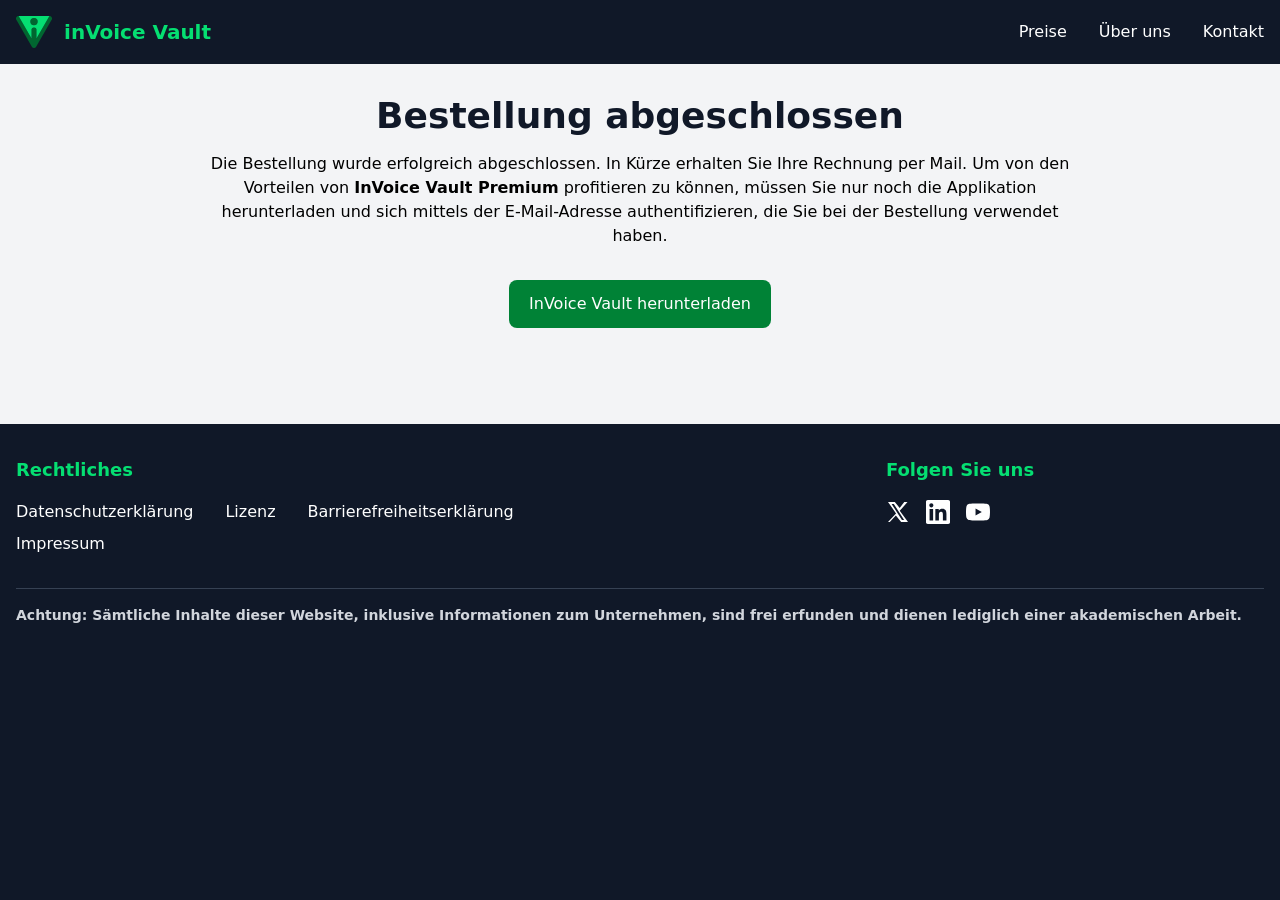
<file: checkout-successful/index.html>
<!DOCTYPE html><html lang="de" data-astro-cid-sckkx6r4> <head><meta charset="UTF-8"><meta name="viewport" content="width=device-width"><link rel="icon" type="image/svg+xml" href="/favicon.svg"><meta name="generator" content="Astro v5.16.3"><title>Bestellung abgeschlossen</title><style>/*! tailwindcss v4.1.17 | MIT License | https://tailwindcss.com */@layer properties{@supports (((-webkit-hyphens:none)) and (not (margin-trim:inline))) or ((-moz-orient:inline) and (not (color:rgb(from red r g b)))){*,:before,:after,::backdrop{--tw-rotate-x:initial;--tw-rotate-y:initial;--tw-rotate-z:initial;--tw-skew-x:initial;--tw-skew-y:initial;--tw-space-y-reverse:0;--tw-space-x-reverse:0;--tw-divide-y-reverse:0;--tw-border-style:solid;--tw-leading:initial;--tw-font-weight:initial;--tw-tracking:initial;--tw-shadow:0 0 #0000;--tw-shadow-color:initial;--tw-shadow-alpha:100%;--tw-inset-shadow:0 0 #0000;--tw-inset-shadow-color:initial;--tw-inset-shadow-alpha:100%;--tw-ring-color:initial;--tw-ring-shadow:0 0 #0000;--tw-inset-ring-color:initial;--tw-inset-ring-shadow:0 0 #0000;--tw-ring-inset:initial;--tw-ring-offset-width:0px;--tw-ring-offset-color:#fff;--tw-ring-offset-shadow:0 0 #0000;--tw-blur:initial;--tw-brightness:initial;--tw-contrast:initial;--tw-grayscale:initial;--tw-hue-rotate:initial;--tw-invert:initial;--tw-opacity:initial;--tw-saturate:initial;--tw-sepia:initial;--tw-drop-shadow:initial;--tw-drop-shadow-color:initial;--tw-drop-shadow-alpha:100%;--tw-drop-shadow-size:initial;--tw-backdrop-blur:initial;--tw-backdrop-brightness:initial;--tw-backdrop-contrast:initial;--tw-backdrop-grayscale:initial;--tw-backdrop-hue-rotate:initial;--tw-backdrop-invert:initial;--tw-backdrop-opacity:initial;--tw-backdrop-saturate:initial;--tw-backdrop-sepia:initial;--tw-duration:initial;--tw-content:""}}}@layer theme{:root,:host{--font-sans:ui-sans-serif,system-ui,sans-serif,"Apple Color Emoji","Segoe UI Emoji","Segoe UI Symbol","Noto Color Emoji";--font-mono:ui-monospace,SFMono-Regular,Menlo,Monaco,Consolas,"Liberation Mono","Courier New",monospace;--color-green-50:oklch(98.2% .018 155.826);--color-green-400:oklch(79.2% .209 151.711);--color-green-500:oklch(72.3% .219 149.579);--color-green-600:oklch(62.7% .194 149.214);--color-green-700:oklch(52.7% .154 150.069);--color-green-800:oklch(44.8% .119 151.328);--color-green-900:oklch(39.3% .095 152.535);--color-gray-100:oklch(96.7% .003 264.542);--color-gray-200:oklch(92.8% .006 264.531);--color-gray-300:oklch(87.2% .01 258.338);--color-gray-400:oklch(70.7% .022 261.325);--color-gray-500:oklch(55.1% .027 264.364);--color-gray-700:oklch(37.3% .034 259.733);--color-gray-800:oklch(27.8% .033 256.848);--color-gray-900:oklch(21% .034 264.665);--color-gray-950:oklch(13% .028 261.692);--color-white:#fff;--spacing:.25rem;--breakpoint-xl:80rem;--container-4xl:56rem;--container-6xl:72rem;--text-sm:.875rem;--text-sm--line-height:calc(1.25/.875);--text-base:1rem;--text-base--line-height: 1.5 ;--text-lg:1.125rem;--text-lg--line-height:calc(1.75/1.125);--text-xl:1.25rem;--text-xl--line-height:calc(1.75/1.25);--text-2xl:1.5rem;--text-2xl--line-height:calc(2/1.5);--text-3xl:1.875rem;--text-3xl--line-height: 1.2 ;--text-4xl:2.25rem;--text-4xl--line-height:calc(2.5/2.25);--text-6xl:3.75rem;--text-6xl--line-height:1;--font-weight-normal:400;--font-weight-medium:500;--font-weight-semibold:600;--font-weight-bold:700;--font-weight-extrabold:800;--tracking-tight:-.025em;--leading-relaxed:1.625;--radius-md:.375rem;--radius-lg:.5rem;--radius-xl:.75rem;--default-transition-duration:.15s;--default-transition-timing-function:cubic-bezier(.4,0,.2,1);--default-font-family:var(--font-sans);--default-mono-font-family:var(--font-mono)}}@layer base{*,:after,:before,::backdrop{box-sizing:border-box;border:0 solid;margin:0;padding:0}::file-selector-button{box-sizing:border-box;border:0 solid;margin:0;padding:0}html,:host{-webkit-text-size-adjust:100%;tab-size:4;line-height:1.5;font-family:var(--default-font-family,ui-sans-serif,system-ui,sans-serif,"Apple Color Emoji","Segoe UI Emoji","Segoe UI Symbol","Noto Color Emoji");font-feature-settings:var(--default-font-feature-settings,normal);font-variation-settings:var(--default-font-variation-settings,normal);-webkit-tap-highlight-color:transparent}hr{height:0;color:inherit;border-top-width:1px}abbr:where([title]){-webkit-text-decoration:underline dotted;text-decoration:underline dotted}h1,h2,h3,h4,h5,h6{font-size:inherit;font-weight:inherit}a{color:inherit;-webkit-text-decoration:inherit;text-decoration:inherit}b,strong{font-weight:bolder}code,kbd,samp,pre{font-family:var(--default-mono-font-family,ui-monospace,SFMono-Regular,Menlo,Monaco,Consolas,"Liberation Mono","Courier New",monospace);font-feature-settings:var(--default-mono-font-feature-settings,normal);font-variation-settings:var(--default-mono-font-variation-settings,normal);font-size:1em}small{font-size:80%}sub,sup{vertical-align:baseline;font-size:75%;line-height:0;position:relative}sub{bottom:-.25em}sup{top:-.5em}table{text-indent:0;border-color:inherit;border-collapse:collapse}:-moz-focusring{outline:auto}progress{vertical-align:baseline}summary{display:list-item}ol,ul,menu{list-style:none}img,svg,video,canvas,audio,iframe,embed,object{vertical-align:middle;display:block}img,video{max-width:100%;height:auto}button,input,select,optgroup,textarea{font:inherit;font-feature-settings:inherit;font-variation-settings:inherit;letter-spacing:inherit;color:inherit;opacity:1;background-color:#0000;border-radius:0}::file-selector-button{font:inherit;font-feature-settings:inherit;font-variation-settings:inherit;letter-spacing:inherit;color:inherit;opacity:1;background-color:#0000;border-radius:0}:where(select:is([multiple],[size])) optgroup{font-weight:bolder}:where(select:is([multiple],[size])) optgroup option{padding-inline-start:20px}::file-selector-button{margin-inline-end:4px}::placeholder{opacity:1}@supports (not ((-webkit-appearance:-apple-pay-button))) or (contain-intrinsic-size:1px){::placeholder{color:currentColor}@supports (color:color-mix(in lab,red,red)){::placeholder{color:color-mix(in oklab,currentcolor 50%,transparent)}}}textarea{resize:vertical}::-webkit-search-decoration{-webkit-appearance:none}::-webkit-date-and-time-value{min-height:1lh;text-align:inherit}::-webkit-datetime-edit{display:inline-flex}::-webkit-datetime-edit-fields-wrapper{padding:0}::-webkit-datetime-edit{padding-block:0}::-webkit-datetime-edit-year-field{padding-block:0}::-webkit-datetime-edit-month-field{padding-block:0}::-webkit-datetime-edit-day-field{padding-block:0}::-webkit-datetime-edit-hour-field{padding-block:0}::-webkit-datetime-edit-minute-field{padding-block:0}::-webkit-datetime-edit-second-field{padding-block:0}::-webkit-datetime-edit-millisecond-field{padding-block:0}::-webkit-datetime-edit-meridiem-field{padding-block:0}::-webkit-calendar-picker-indicator{line-height:1}:-moz-ui-invalid{box-shadow:none}button,input:where([type=button],[type=reset],[type=submit]){appearance:button}::file-selector-button{appearance:button}::-webkit-inner-spin-button{height:auto}::-webkit-outer-spin-button{height:auto}[hidden]:where(:not([hidden=until-found])){display:none!important}}@layer components;@layer utilities{.sr-only{clip-path:inset(50%);white-space:nowrap;border-width:0;width:1px;height:1px;margin:-1px;padding:0;position:absolute;overflow:hidden}.absolute{position:absolute}.relative{position:relative}.sticky{position:sticky}.top-0{top:calc(var(--spacing)*0)}.right-0{right:calc(var(--spacing)*0)}.z-10{z-index:10}.z-70{z-index:70}.order-2{order:2}.container{width:100%}@media(min-width:40rem){.container{max-width:40rem}}@media(min-width:48rem){.container{max-width:48rem}}@media(min-width:64rem){.container{max-width:64rem}}@media(min-width:80rem){.container{max-width:80rem}}@media(min-width:96rem){.container{max-width:96rem}}.m-320{margin:calc(var(--spacing)*320)}.mx-auto{margin-inline:auto}.my-4{margin-block:calc(var(--spacing)*4)}.mt-1{margin-top:calc(var(--spacing)*1)}.mt-2{margin-top:calc(var(--spacing)*2)}.mt-4{margin-top:calc(var(--spacing)*4)}.mt-6{margin-top:calc(var(--spacing)*6)}.mt-8{margin-top:calc(var(--spacing)*8)}.mt-10{margin-top:calc(var(--spacing)*10)}.mt-\[30px\]{margin-top:30px}.mb-2{margin-bottom:calc(var(--spacing)*2)}.mb-3{margin-bottom:calc(var(--spacing)*3)}.mb-4{margin-bottom:calc(var(--spacing)*4)}.mb-6{margin-bottom:calc(var(--spacing)*6)}.mb-8{margin-bottom:calc(var(--spacing)*8)}.mb-10{margin-bottom:calc(var(--spacing)*10)}.ml-2{margin-left:calc(var(--spacing)*2)}.block{display:block}.flex{display:flex}.grid{display:grid}.hidden{display:none}.inline-flex{display:inline-flex}.h-3\.5{height:calc(var(--spacing)*3.5)}.h-4{height:calc(var(--spacing)*4)}.h-6{height:calc(var(--spacing)*6)}.h-8{height:calc(var(--spacing)*8)}.h-64{height:calc(var(--spacing)*64)}.h-\[15em\]{height:15em}.h-\[130\%\]{height:130%}.h-max{height:max-content}.min-h-64{min-height:calc(var(--spacing)*64)}.w-3\.5{width:calc(var(--spacing)*3.5)}.w-4{width:calc(var(--spacing)*4)}.w-6{width:calc(var(--spacing)*6)}.w-7\/8{width:87.5%}.w-150{width:calc(var(--spacing)*150)}.w-\[15em\]{width:15em}.w-auto{width:auto}.w-full{width:100%}.max-w-4xl{max-width:var(--container-4xl)}.max-w-6xl{max-width:var(--container-6xl)}.max-w-full{max-width:100%}.max-w-screen-xl{max-width:var(--breakpoint-xl)}.grow{flex-grow:1}.transform{transform:var(--tw-rotate-x,)var(--tw-rotate-y,)var(--tw-rotate-z,)var(--tw-skew-x,)var(--tw-skew-y,)}.animate-\[fadeInUpwards_1s_ease-out\]{animation:1s ease-out fadeInUpwards}.cursor-pointer{cursor:pointer}.list-disc{list-style-type:disc}.list-none{list-style-type:none}.grid-cols-1{grid-template-columns:repeat(1,minmax(0,1fr))}.flex-col{flex-direction:column}.flex-row{flex-direction:row}.flex-wrap{flex-wrap:wrap}.items-center{align-items:center}.items-start{align-items:flex-start}.justify-between{justify-content:space-between}.justify-center{justify-content:center}.justify-end{justify-content:flex-end}.justify-items-start{justify-items:start}.gap-4{gap:calc(var(--spacing)*4)}.gap-6{gap:calc(var(--spacing)*6)}.gap-8{gap:calc(var(--spacing)*8)}.gap-16{gap:calc(var(--spacing)*16)}:where(.space-y-1>:not(:last-child)){--tw-space-y-reverse:0;margin-block-start:calc(calc(var(--spacing)*1)*var(--tw-space-y-reverse));margin-block-end:calc(calc(var(--spacing)*1)*calc(1 - var(--tw-space-y-reverse)))}:where(.space-y-4>:not(:last-child)){--tw-space-y-reverse:0;margin-block-start:calc(calc(var(--spacing)*4)*var(--tw-space-y-reverse));margin-block-end:calc(calc(var(--spacing)*4)*calc(1 - var(--tw-space-y-reverse)))}:where(.space-y-8>:not(:last-child)){--tw-space-y-reverse:0;margin-block-start:calc(calc(var(--spacing)*8)*var(--tw-space-y-reverse));margin-block-end:calc(calc(var(--spacing)*8)*calc(1 - var(--tw-space-y-reverse)))}.gap-x-8{column-gap:calc(var(--spacing)*8)}:where(.space-x-3>:not(:last-child)){--tw-space-x-reverse:0;margin-inline-start:calc(calc(var(--spacing)*3)*var(--tw-space-x-reverse));margin-inline-end:calc(calc(var(--spacing)*3)*calc(1 - var(--tw-space-x-reverse)))}:where(.space-x-4>:not(:last-child)){--tw-space-x-reverse:0;margin-inline-start:calc(calc(var(--spacing)*4)*var(--tw-space-x-reverse));margin-inline-end:calc(calc(var(--spacing)*4)*calc(1 - var(--tw-space-x-reverse)))}:where(.space-x-8>:not(:last-child)){--tw-space-x-reverse:0;margin-inline-start:calc(calc(var(--spacing)*8)*var(--tw-space-x-reverse));margin-inline-end:calc(calc(var(--spacing)*8)*calc(1 - var(--tw-space-x-reverse)))}.gap-y-2{row-gap:calc(var(--spacing)*2)}:where(.divide-y>:not(:last-child)){--tw-divide-y-reverse:0;border-bottom-style:var(--tw-border-style);border-top-style:var(--tw-border-style);border-top-width:calc(1px*var(--tw-divide-y-reverse));border-bottom-width:calc(1px*calc(1 - var(--tw-divide-y-reverse)))}:where(.divide-gray-200>:not(:last-child)){border-color:var(--color-gray-200)}.self-start{align-self:flex-start}.rounded{border-radius:.25rem}.rounded-lg{border-radius:var(--radius-lg)}.rounded-md{border-radius:var(--radius-md)}.rounded-xl{border-radius:var(--radius-xl)}.rounded-t-xl{border-top-left-radius:var(--radius-xl);border-top-right-radius:var(--radius-xl)}.border{border-style:var(--tw-border-style);border-width:1px}.border-t{border-top-style:var(--tw-border-style);border-top-width:1px}.border-gray-200{border-color:var(--color-gray-200)}.border-gray-300{border-color:var(--color-gray-300)}.border-gray-700{border-color:var(--color-gray-700)}.border-gray-800{border-color:var(--color-gray-800)}.border-gray-900{border-color:var(--color-gray-900)}.bg-\[\#05DF72\]{background-color:#05df72}.bg-gray-100{background-color:var(--color-gray-100)}.bg-gray-800{background-color:var(--color-gray-800)}.bg-gray-900{background-color:var(--color-gray-900)}.bg-gray-950{background-color:var(--color-gray-950)}.bg-green-500{background-color:var(--color-green-500)}.bg-green-700{background-color:var(--color-green-700)}.bg-white{background-color:var(--color-white)}.p-2{padding:calc(var(--spacing)*2)}.p-6{padding:calc(var(--spacing)*6)}.px-1{padding-inline:calc(var(--spacing)*1)}.px-3{padding-inline:calc(var(--spacing)*3)}.px-4{padding-inline:calc(var(--spacing)*4)}.px-5{padding-inline:calc(var(--spacing)*5)}.px-6{padding-inline:calc(var(--spacing)*6)}.px-8{padding-inline:calc(var(--spacing)*8)}.py-2{padding-block:calc(var(--spacing)*2)}.py-3{padding-block:calc(var(--spacing)*3)}.py-4{padding-block:calc(var(--spacing)*4)}.py-8{padding-block:calc(var(--spacing)*8)}.py-10{padding-block:calc(var(--spacing)*10)}.py-12{padding-block:calc(var(--spacing)*12)}.py-16{padding-block:calc(var(--spacing)*16)}.pt-4{padding-top:calc(var(--spacing)*4)}.pb-10{padding-bottom:calc(var(--spacing)*10)}.pl-5{padding-left:calc(var(--spacing)*5)}.text-center{text-align:center}.font-mono{font-family:var(--font-mono)}.text-2xl{font-size:var(--text-2xl);line-height:var(--tw-leading,var(--text-2xl--line-height))}.text-3xl{font-size:var(--text-3xl);line-height:var(--tw-leading,var(--text-3xl--line-height))}.text-4xl{font-size:var(--text-4xl);line-height:var(--tw-leading,var(--text-4xl--line-height))}.text-6xl{font-size:var(--text-6xl);line-height:var(--tw-leading,var(--text-6xl--line-height))}.text-base{font-size:var(--text-base);line-height:var(--tw-leading,var(--text-base--line-height))}.text-lg{font-size:var(--text-lg);line-height:var(--tw-leading,var(--text-lg--line-height))}.text-sm{font-size:var(--text-sm);line-height:var(--tw-leading,var(--text-sm--line-height))}.text-xl{font-size:var(--text-xl);line-height:var(--tw-leading,var(--text-xl--line-height))}.leading-none{--tw-leading:1;line-height:1}.leading-relaxed{--tw-leading:var(--leading-relaxed);line-height:var(--leading-relaxed)}.font-bold{--tw-font-weight:var(--font-weight-bold);font-weight:var(--font-weight-bold)}.font-extrabold{--tw-font-weight:var(--font-weight-extrabold);font-weight:var(--font-weight-extrabold)}.font-medium{--tw-font-weight:var(--font-weight-medium);font-weight:var(--font-weight-medium)}.font-normal{--tw-font-weight:var(--font-weight-normal);font-weight:var(--font-weight-normal)}.font-semibold{--tw-font-weight:var(--font-weight-semibold);font-weight:var(--font-weight-semibold)}.tracking-tight{--tw-tracking:var(--tracking-tight);letter-spacing:var(--tracking-tight)}.text-gray-300{color:var(--color-gray-300)}.text-gray-500{color:var(--color-gray-500)}.text-gray-700{color:var(--color-gray-700)}.text-gray-800{color:var(--color-gray-800)}.text-gray-900{color:var(--color-gray-900)}.text-green-400{color:var(--color-green-400)}.text-green-600{color:var(--color-green-600)}.text-green-700{color:var(--color-green-700)}.text-green-800{color:var(--color-green-800)}.text-white{color:var(--color-white)}.not-italic{font-style:normal}.underline{text-decoration-line:underline}.shadow{--tw-shadow:0 1px 3px 0 var(--tw-shadow-color,#0000001a),0 1px 2px -1px var(--tw-shadow-color,#0000001a);box-shadow:var(--tw-inset-shadow),var(--tw-inset-ring-shadow),var(--tw-ring-offset-shadow),var(--tw-ring-shadow),var(--tw-shadow)}.shadow-lg{--tw-shadow:0 10px 15px -3px var(--tw-shadow-color,#0000001a),0 4px 6px -4px var(--tw-shadow-color,#0000001a);box-shadow:var(--tw-inset-shadow),var(--tw-inset-ring-shadow),var(--tw-ring-offset-shadow),var(--tw-ring-shadow),var(--tw-shadow)}.shadow-md{--tw-shadow:0 4px 6px -1px var(--tw-shadow-color,#0000001a),0 2px 4px -2px var(--tw-shadow-color,#0000001a);box-shadow:var(--tw-inset-shadow),var(--tw-inset-ring-shadow),var(--tw-ring-offset-shadow),var(--tw-ring-shadow),var(--tw-shadow)}.shadow-sm{--tw-shadow:0 1px 3px 0 var(--tw-shadow-color,#0000001a),0 1px 2px -1px var(--tw-shadow-color,#0000001a);box-shadow:var(--tw-inset-shadow),var(--tw-inset-ring-shadow),var(--tw-ring-offset-shadow),var(--tw-ring-shadow),var(--tw-shadow)}.shadow-xl{--tw-shadow:0 20px 25px -5px var(--tw-shadow-color,#0000001a),0 8px 10px -6px var(--tw-shadow-color,#0000001a);box-shadow:var(--tw-inset-shadow),var(--tw-inset-ring-shadow),var(--tw-ring-offset-shadow),var(--tw-ring-shadow),var(--tw-shadow)}.filter{filter:var(--tw-blur,)var(--tw-brightness,)var(--tw-contrast,)var(--tw-grayscale,)var(--tw-hue-rotate,)var(--tw-invert,)var(--tw-saturate,)var(--tw-sepia,)var(--tw-drop-shadow,)}.backdrop-filter{-webkit-backdrop-filter:var(--tw-backdrop-blur,)var(--tw-backdrop-brightness,)var(--tw-backdrop-contrast,)var(--tw-backdrop-grayscale,)var(--tw-backdrop-hue-rotate,)var(--tw-backdrop-invert,)var(--tw-backdrop-opacity,)var(--tw-backdrop-saturate,)var(--tw-backdrop-sepia,);backdrop-filter:var(--tw-backdrop-blur,)var(--tw-backdrop-brightness,)var(--tw-backdrop-contrast,)var(--tw-backdrop-grayscale,)var(--tw-backdrop-hue-rotate,)var(--tw-backdrop-invert,)var(--tw-backdrop-opacity,)var(--tw-backdrop-saturate,)var(--tw-backdrop-sepia,)}.transition{transition-property:color,background-color,border-color,outline-color,text-decoration-color,fill,stroke,--tw-gradient-from,--tw-gradient-via,--tw-gradient-to,opacity,box-shadow,transform,translate,scale,rotate,filter,-webkit-backdrop-filter,backdrop-filter,display,content-visibility,overlay,pointer-events;transition-timing-function:var(--tw-ease,var(--default-transition-timing-function));transition-duration:var(--tw-duration,var(--default-transition-duration))}.transition-colors{transition-property:color,background-color,border-color,outline-color,text-decoration-color,fill,stroke,--tw-gradient-from,--tw-gradient-via,--tw-gradient-to;transition-timing-function:var(--tw-ease,var(--default-transition-timing-function));transition-duration:var(--tw-duration,var(--default-transition-duration))}.duration-200{--tw-duration:.2s;transition-duration:.2s}.duration-300{--tw-duration:.3s;transition-duration:.3s}.select-none{-webkit-user-select:none;user-select:none}.after\:absolute:after{content:var(--tw-content);position:absolute}.after\:-bottom-0\.5:after{content:var(--tw-content);bottom:calc(var(--spacing)*-.5)}.after\:left-0:after{content:var(--tw-content);left:calc(var(--spacing)*0)}.after\:h-0\.5:after{content:var(--tw-content);height:calc(var(--spacing)*.5)}.after\:w-0:after{content:var(--tw-content);width:calc(var(--spacing)*0)}.after\:bg-green-500:after{content:var(--tw-content);background-color:var(--color-green-500)}.after\:transition-all:after{content:var(--tw-content);transition-property:all;transition-timing-function:var(--tw-ease,var(--default-transition-timing-function));transition-duration:var(--tw-duration,var(--default-transition-duration))}.after\:duration-300:after{content:var(--tw-content);--tw-duration:.3s;transition-duration:.3s}.after\:content-\[\'\'\]:after{--tw-content:"";content:var(--tw-content)}@media(hover:hover){.hover\:bg-gray-700:hover{background-color:var(--color-gray-700)}.hover\:bg-green-50:hover{background-color:var(--color-green-50)}.hover\:bg-green-600:hover{background-color:var(--color-green-600)}.hover\:bg-green-800:hover{background-color:var(--color-green-800)}.hover\:text-green-800:hover{color:var(--color-green-800)}.hover\:text-white:hover{color:var(--color-white)}.hover\:after\:w-full:hover:after{content:var(--tw-content);width:100%}}.focus\:border-green-500:focus{border-color:var(--color-green-500)}.focus\:border-green-600:focus{border-color:var(--color-green-600)}.focus\:ring-2:focus{--tw-ring-shadow:var(--tw-ring-inset,)0 0 0 calc(2px + var(--tw-ring-offset-width))var(--tw-ring-color,currentcolor);box-shadow:var(--tw-inset-shadow),var(--tw-inset-ring-shadow),var(--tw-ring-offset-shadow),var(--tw-ring-shadow),var(--tw-shadow)}.focus\:ring-4:focus{--tw-ring-shadow:var(--tw-ring-inset,)0 0 0 calc(4px + var(--tw-ring-offset-width))var(--tw-ring-color,currentcolor);box-shadow:var(--tw-inset-shadow),var(--tw-inset-ring-shadow),var(--tw-ring-offset-shadow),var(--tw-ring-shadow),var(--tw-shadow)}.focus\:ring-green-500:focus{--tw-ring-color:var(--color-green-500)}.focus\:ring-green-600:focus{--tw-ring-color:var(--color-green-600)}.focus\:ring-green-900:focus{--tw-ring-color:var(--color-green-900)}.focus\:ring-offset-2:focus{--tw-ring-offset-width:2px;--tw-ring-offset-shadow:var(--tw-ring-inset,)0 0 0 var(--tw-ring-offset-width)var(--tw-ring-offset-color)}.focus\:outline-none:focus{--tw-outline-style:none;outline-style:none}.focus\:after\:w-full:focus:after{content:var(--tw-content);width:100%}@media(min-width:40rem){.sm\:col-span-2{grid-column:span 2/span 2}.sm\:grid-cols-2{grid-template-columns:repeat(2,minmax(0,1fr))}.sm\:flex-row{flex-direction:row}.sm\:justify-center{justify-content:center}:where(.sm\:space-y-0>:not(:last-child)){--tw-space-y-reverse:0;margin-block-start:calc(calc(var(--spacing)*0)*var(--tw-space-y-reverse));margin-block-end:calc(calc(var(--spacing)*0)*calc(1 - var(--tw-space-y-reverse)))}:where(.sm\:space-x-4>:not(:last-child)){--tw-space-x-reverse:0;margin-inline-start:calc(calc(var(--spacing)*4)*var(--tw-space-x-reverse));margin-inline-end:calc(calc(var(--spacing)*4)*calc(1 - var(--tw-space-x-reverse)))}.sm\:px-16{padding-inline:calc(var(--spacing)*16)}}@media(min-width:48rem){.md\:-order-1{order:-1}.md\:order-1{order:1}.md\:flex{display:flex}.md\:hidden{display:none}.md\:h-80{height:calc(var(--spacing)*80)}.md\:grid-cols-2{grid-template-columns:repeat(2,minmax(0,1fr))}.md\:justify-items-center{justify-items:center}.md\:text-4xl{font-size:var(--text-4xl);line-height:var(--tw-leading,var(--text-4xl--line-height))}}@media(min-width:64rem){.lg\:col-span-2{grid-column:span 2/span 2}.lg\:grid-cols-3{grid-template-columns:repeat(3,minmax(0,1fr))}.lg\:flex-row{flex-direction:row}.lg\:flex-wrap{flex-wrap:wrap}.lg\:px-48{padding-inline:calc(var(--spacing)*48)}.lg\:py-16{padding-block:calc(var(--spacing)*16)}.lg\:py-20{padding-block:calc(var(--spacing)*20)}.lg\:pb-20{padding-bottom:calc(var(--spacing)*20)}.lg\:text-xl{font-size:var(--text-xl);line-height:var(--tw-leading,var(--text-xl--line-height))}}@media(prefers-color-scheme:dark){.dark\:border-gray-700{border-color:var(--color-gray-700)}.dark\:bg-gray-800{background-color:var(--color-gray-800)}.dark\:text-gray-400{color:var(--color-gray-400)}.dark\:text-white{color:var(--color-white)}@media(hover:hover){.dark\:hover\:bg-gray-700:hover{background-color:var(--color-gray-700)}}}}main ul li{margin-left:calc(var(--spacing)*8);list-style-type:disc}main input[type=text],main input[type=email],main input[type=password],main textarea{border-radius:var(--radius-md);background-color:var(--color-white);width:100%;padding:calc(var(--spacing)*1);--tw-shadow:0 4px 6px -1px var(--tw-shadow-color,#0000001a),0 2px 4px -2px var(--tw-shadow-color,#0000001a);box-shadow:var(--tw-inset-shadow),var(--tw-inset-ring-shadow),var(--tw-ring-offset-shadow),var(--tw-ring-shadow),var(--tw-shadow)}:is(main input[type=text],main input[type=email],main input[type=password],main textarea):focus{border-style:var(--tw-border-style);border-width:1px;border-color:var(--color-gray-900)}main button{cursor:pointer;border-radius:var(--radius-lg);background-color:var(--color-green-700);padding-inline:calc(var(--spacing)*5);padding-block:calc(var(--spacing)*3);text-align:center;font-size:var(--text-base);line-height:var(--tw-leading,var(--text-base--line-height));--tw-font-weight:var(--font-weight-medium);font-weight:var(--font-weight-medium);color:var(--color-white);justify-content:center;align-items:center;display:flex}@media(hover:hover){main button:hover{background-color:var(--color-green-800)}}main button:focus{--tw-ring-shadow:var(--tw-ring-inset,)0 0 0 calc(4px + var(--tw-ring-offset-width))var(--tw-ring-color,currentcolor);box-shadow:var(--tw-inset-shadow),var(--tw-inset-ring-shadow),var(--tw-ring-offset-shadow),var(--tw-ring-shadow),var(--tw-shadow);--tw-ring-color:var(--color-green-900)}.alt-container{background-color:var(--color-gray-100);padding-inline:calc(var(--spacing)*2);padding-block:calc(var(--spacing)*4)}.alt-container h1{margin-bottom:calc(var(--spacing)*4);font-size:var(--text-4xl);line-height:var(--tw-leading,var(--text-4xl--line-height));--tw-font-weight:var(--font-weight-extrabold);font-weight:var(--font-weight-extrabold);color:var(--color-gray-900)}@keyframes fadeInUpwards{0%{opacity:0;transform:translateY(0)}to{opacity:1;transform:translateY(-30px)}}@property --tw-rotate-x{syntax:"*";inherits:false}@property --tw-rotate-y{syntax:"*";inherits:false}@property --tw-rotate-z{syntax:"*";inherits:false}@property --tw-skew-x{syntax:"*";inherits:false}@property --tw-skew-y{syntax:"*";inherits:false}@property --tw-space-y-reverse{syntax:"*";inherits:false;initial-value:0}@property --tw-space-x-reverse{syntax:"*";inherits:false;initial-value:0}@property --tw-divide-y-reverse{syntax:"*";inherits:false;initial-value:0}@property --tw-border-style{syntax:"*";inherits:false;initial-value:solid}@property --tw-leading{syntax:"*";inherits:false}@property --tw-font-weight{syntax:"*";inherits:false}@property --tw-tracking{syntax:"*";inherits:false}@property --tw-shadow{syntax:"*";inherits:false;initial-value:0 0 #0000}@property --tw-shadow-color{syntax:"*";inherits:false}@property --tw-shadow-alpha{syntax:"<percentage>";inherits:false;initial-value:100%}@property --tw-inset-shadow{syntax:"*";inherits:false;initial-value:0 0 #0000}@property --tw-inset-shadow-color{syntax:"*";inherits:false}@property --tw-inset-shadow-alpha{syntax:"<percentage>";inherits:false;initial-value:100%}@property --tw-ring-color{syntax:"*";inherits:false}@property --tw-ring-shadow{syntax:"*";inherits:false;initial-value:0 0 #0000}@property --tw-inset-ring-color{syntax:"*";inherits:false}@property --tw-inset-ring-shadow{syntax:"*";inherits:false;initial-value:0 0 #0000}@property --tw-ring-inset{syntax:"*";inherits:false}@property --tw-ring-offset-width{syntax:"<length>";inherits:false;initial-value:0}@property --tw-ring-offset-color{syntax:"*";inherits:false;initial-value:#fff}@property --tw-ring-offset-shadow{syntax:"*";inherits:false;initial-value:0 0 #0000}@property --tw-blur{syntax:"*";inherits:false}@property --tw-brightness{syntax:"*";inherits:false}@property --tw-contrast{syntax:"*";inherits:false}@property --tw-grayscale{syntax:"*";inherits:false}@property --tw-hue-rotate{syntax:"*";inherits:false}@property --tw-invert{syntax:"*";inherits:false}@property --tw-opacity{syntax:"*";inherits:false}@property --tw-saturate{syntax:"*";inherits:false}@property --tw-sepia{syntax:"*";inherits:false}@property --tw-drop-shadow{syntax:"*";inherits:false}@property --tw-drop-shadow-color{syntax:"*";inherits:false}@property --tw-drop-shadow-alpha{syntax:"<percentage>";inherits:false;initial-value:100%}@property --tw-drop-shadow-size{syntax:"*";inherits:false}@property --tw-backdrop-blur{syntax:"*";inherits:false}@property --tw-backdrop-brightness{syntax:"*";inherits:false}@property --tw-backdrop-contrast{syntax:"*";inherits:false}@property --tw-backdrop-grayscale{syntax:"*";inherits:false}@property --tw-backdrop-hue-rotate{syntax:"*";inherits:false}@property --tw-backdrop-invert{syntax:"*";inherits:false}@property --tw-backdrop-opacity{syntax:"*";inherits:false}@property --tw-backdrop-saturate{syntax:"*";inherits:false}@property --tw-backdrop-sepia{syntax:"*";inherits:false}@property --tw-duration{syntax:"*";inherits:false}@property --tw-content{syntax:"*";inherits:false;initial-value:""}html,body{margin:0;width:100%}
</style></head> <body class="bg-gray-900" data-astro-cid-sckkx6r4> <header class="bg-gray-900 text-white sticky top-0 z-10 w-full"> <div class="mx-auto max-w-screen-xl px-4 py-4"> <nav class="flex items-center justify-between relative"> <a href="/" class="flex items-center space-x-3"> <img src="/assets/logo.DKJDBMwz.svg" alt="Logo von InVoice Vault" class="h-8 w-auto"> <span class="sr-only">Startseite</span> <span class="text-green-400 font-bold text-xl">inVoice Vault</span> </a> <ul class="hidden md:flex items-center space-x-8"> <li> <a class="relative text-white transition-colors duration-300
          after:content-[''] after:absolute after:w-0 after:h-0.5 after:-bottom-0.5
          after:left-0 after:bg-green-500 after:transition-all after:duration-300
          hover:after:w-full focus:after:w-full" href="/pricing"> Preise </a> </li> <li> <a class="relative text-white transition-colors duration-300
          after:content-[''] after:absolute after:w-0 after:h-0.5 after:-bottom-0.5
          after:left-0 after:bg-green-500 after:transition-all after:duration-300
          hover:after:w-full focus:after:w-full" href="/about"> Über uns </a> </li> <li> <a class="relative text-white transition-colors duration-300
          after:content-[''] after:absolute after:w-0 after:h-0.5 after:-bottom-0.5
          after:left-0 after:bg-green-500 after:transition-all after:duration-300
          hover:after:w-full focus:after:w-full" href="/contact"> Kontakt </a> </li> </ul> <div class="md:hidden"> <details> <summary class="list-none bg-gray-950 cursor-pointer select-none rounded border border-gray-700 px-3 py-2 text-sm">
Menü
</summary> <ul class="absolute right-0 mt-2 w-full rounded border border-gray-700 bg-gray-800 p-2 shadow-lg"> <li><a href="/pricing" class="block rounded px-3 py-4 hover:bg-gray-700">Preise</a></li> <li><a href="/about" class="block rounded px-3 py-4 hover:bg-gray-700">Über uns</a></li> <li><a href="/contact" class="block rounded px-3 py-4 hover:bg-gray-700">Kontakt</a></li> </ul> </details> </div> </nav> </div> </header> <main data-astro-cid-sckkx6r4>  <div class="alt-container">  <section> <div class="text-center py-4 pb-10 lg:pb-20 px-4 mx-auto max-w-4xl"> <h1>Bestellung abgeschlossen</h1> <p>
Die Bestellung wurde erfolgreich abgeschlossen. In Kürze erhalten Sie Ihre Rechnung per Mail.
                Um von den Vorteilen von <span class="font-bold">InVoice Vault Premium</span> profitieren zu können,
                müssen Sie nur noch die Applikation herunterladen und sich mittels der E-Mail-Adresse authentifizieren,
                die Sie bei der Bestellung verwendet haben.
</p> <button type="button" class="mt-8 mx-auto">InVoice Vault herunterladen</button> </div> </section>  </div>  </main> <footer class="bg-gray-900 text-white"> <div class="py-8 px-4 mx-auto max-w-screen-xl"> <div class="grid grid-cols-1 md:grid-cols-2 gap-8 justify-items-start md:justify-items-center"> <nav aria-labelledby="legal-header"> <h2 class="text-lg font-semibold mb-4 text-green-400" id="legal-header">Rechtliches</h2> <ul class="flex flex-col gap-y-2 gap-x-8 lg:flex-row lg:flex-wrap"> <li> <a class="relative text-white transition-colors duration-300
          after:content-[''] after:absolute after:w-0 after:h-0.5 after:-bottom-0.5
          after:left-0 after:bg-green-500 after:transition-all after:duration-300
          hover:after:w-full focus:after:w-full" href="/legal/datenschutz"> 
Datenschutzerklärung
 </a> </li> <li> <a class="relative text-white transition-colors duration-300
          after:content-[''] after:absolute after:w-0 after:h-0.5 after:-bottom-0.5
          after:left-0 after:bg-green-500 after:transition-all after:duration-300
          hover:after:w-full focus:after:w-full" href="/legal/lizenzvertrag"> 
Lizenz
 </a> </li> <li> <a class="relative text-white transition-colors duration-300
          after:content-[''] after:absolute after:w-0 after:h-0.5 after:-bottom-0.5
          after:left-0 after:bg-green-500 after:transition-all after:duration-300
          hover:after:w-full focus:after:w-full" href="/legal/barrierefreiheit"> 
Barrierefreiheitserklärung
 </a> </li> <li> <a class="relative text-white transition-colors duration-300
          after:content-[''] after:absolute after:w-0 after:h-0.5 after:-bottom-0.5
          after:left-0 after:bg-green-500 after:transition-all after:duration-300
          hover:after:w-full focus:after:w-full" href="/legal/impressum"> 
Impressum
 </a> </li> </ul> </nav> <div> <h2 class="text-lg font-semibold mb-4 text-green-400">Folgen Sie uns</h2> <div class="flex space-x-4"> <a href="" class="text-white hover:text-white transition-colors duration-200" aria-label="X"> <svg class="w-6 h-6" fill="currentColor" viewBox="0 0 24 24" aria-hidden="true"> <path d="M18.244 2H21.5L13.75 10.864 22 22h-6.844l-5.3-6.5-6.056 6.5H2l8.029-8.615L2 2h6.844l4.834 5.933L18.244 2Zm-2.298 18h2.213L7.83 4H5.617L15.946 20Z"></path> </svg> </a> <a href="" class="text-white hover:text-white transition-colors duration-200" aria-label="LinkedIn"> <svg class="w-6 h-6" fill="currentColor" viewBox="0 0 24 24" aria-hidden="true"> <path d="M20.447 20.452h-3.554v-5.569c0-1.328-.027-3.037-1.852-3.037-1.853 0-2.136 1.445-2.136 2.939v5.667H9.351V9h3.414v1.561h.046c.477-.9 1.637-1.85 3.37-1.85 3.601 0 4.267 2.37 4.267 5.455v6.286zM5.337 7.433c-1.144 0-2.063-.926-2.063-2.065 0-1.138.92-2.063 2.063-2.063 1.14 0 2.064.925 2.064 2.063 0 1.139-.925 2.065-2.064 2.065zm1.782 13.019H3.555V9h3.564v11.452zM22.225 0H1.771C.792 0 0 .774 0 1.729v20.542C0 23.227.792 24 1.771 24h20.451C23.2 24 24 23.227 24 22.271V1.729C24 .774 23.2 0 22.222 0h.003z"></path> </svg> </a> <a href="" class="text-white hover:text-white transition-colors duration-200" aria-label="YouTube"> <svg class="w-6 h-6" fill="currentColor" viewBox="0 0 24 24" aria-hidden="true"> <path d="M23.498 6.186a3.016 3.016 0 0 0-2.122-2.136C19.505 3.545 12 3.545 12 3.545s-7.505 0-9.377.505A3.017 3.017 0 0 0 .502 6.186C0 8.07 0 12 0 12s0 3.93.502 5.814a3.016 3.016 0 0 0 2.122 2.136c1.871.505 9.376.505 9.376.505s7.505 0 9.377-.505a3.015 3.015 0 0 0 2.122-2.136C24 15.93 24 12 24 12s0-3.93-.502-5.814zM9.545 15.568V8.432L15.818 12l-6.273 3.568z"></path> </svg> </a> </div> </div> </div> <div class="mt-8 border-t border-gray-700 pt-4 text-sm text-gray-300"> <strong>
Achtung: Sämtliche Inhalte dieser Website, inklusive Informationen zum Unternehmen,
                sind frei erfunden und dienen lediglich einer akademischen Arbeit.
</strong> </div> </div> </footer> </body></html>
</file>
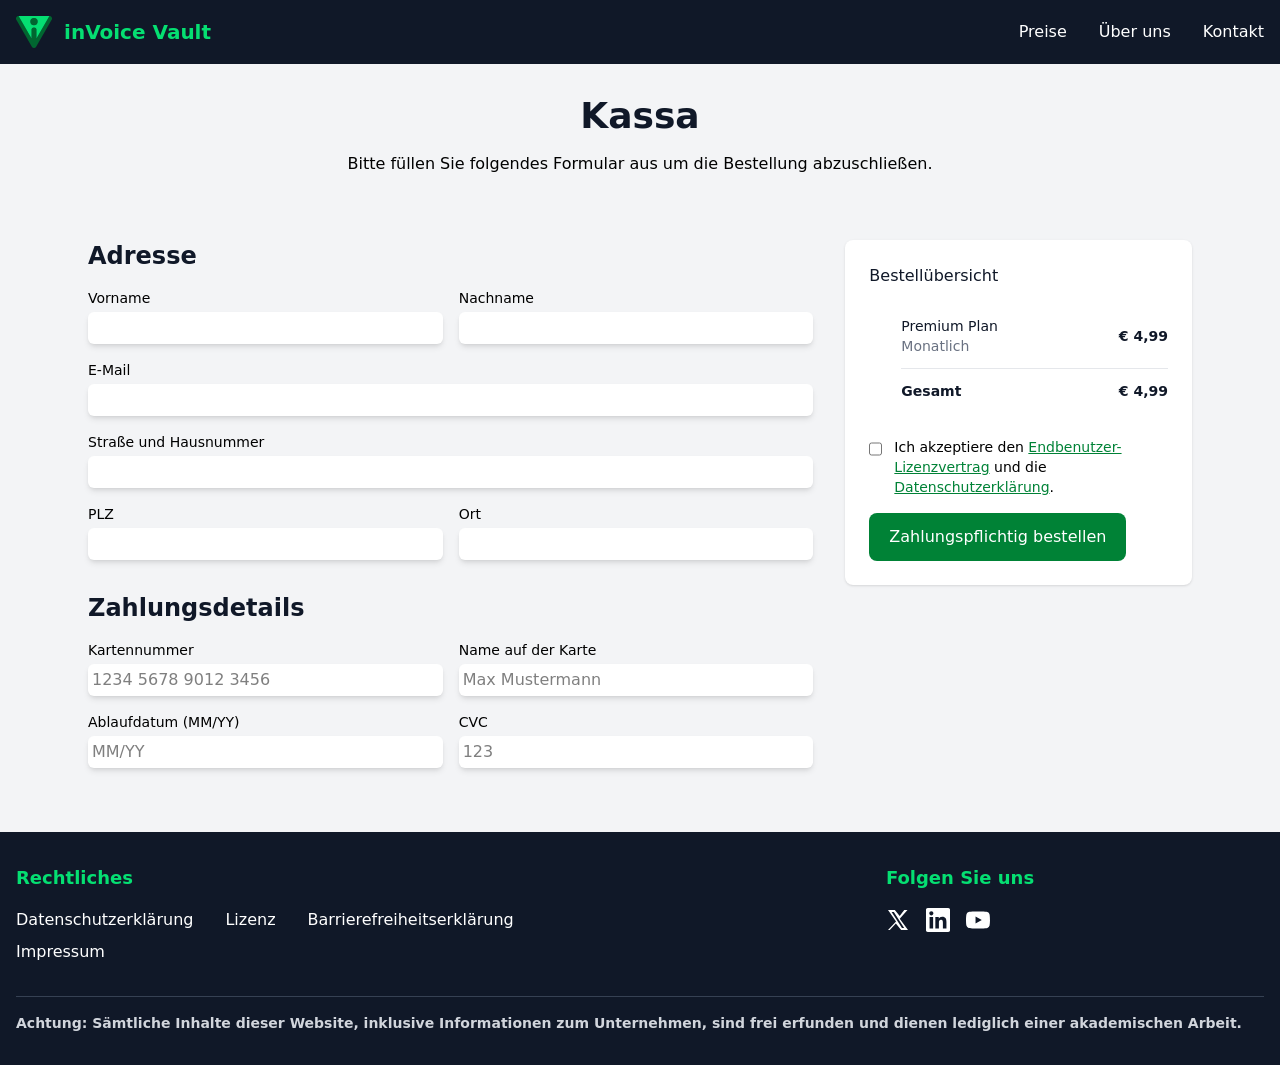
<file: checkout/index.html>
<!DOCTYPE html><html lang="de" data-astro-cid-sckkx6r4> <head><meta charset="UTF-8"><meta name="viewport" content="width=device-width"><link rel="icon" type="image/svg+xml" href="/favicon.svg"><meta name="generator" content="Astro v5.16.3"><title>Kassa</title><style>/*! tailwindcss v4.1.17 | MIT License | https://tailwindcss.com */@layer properties{@supports (((-webkit-hyphens:none)) and (not (margin-trim:inline))) or ((-moz-orient:inline) and (not (color:rgb(from red r g b)))){*,:before,:after,::backdrop{--tw-rotate-x:initial;--tw-rotate-y:initial;--tw-rotate-z:initial;--tw-skew-x:initial;--tw-skew-y:initial;--tw-space-y-reverse:0;--tw-space-x-reverse:0;--tw-divide-y-reverse:0;--tw-border-style:solid;--tw-leading:initial;--tw-font-weight:initial;--tw-tracking:initial;--tw-shadow:0 0 #0000;--tw-shadow-color:initial;--tw-shadow-alpha:100%;--tw-inset-shadow:0 0 #0000;--tw-inset-shadow-color:initial;--tw-inset-shadow-alpha:100%;--tw-ring-color:initial;--tw-ring-shadow:0 0 #0000;--tw-inset-ring-color:initial;--tw-inset-ring-shadow:0 0 #0000;--tw-ring-inset:initial;--tw-ring-offset-width:0px;--tw-ring-offset-color:#fff;--tw-ring-offset-shadow:0 0 #0000;--tw-blur:initial;--tw-brightness:initial;--tw-contrast:initial;--tw-grayscale:initial;--tw-hue-rotate:initial;--tw-invert:initial;--tw-opacity:initial;--tw-saturate:initial;--tw-sepia:initial;--tw-drop-shadow:initial;--tw-drop-shadow-color:initial;--tw-drop-shadow-alpha:100%;--tw-drop-shadow-size:initial;--tw-backdrop-blur:initial;--tw-backdrop-brightness:initial;--tw-backdrop-contrast:initial;--tw-backdrop-grayscale:initial;--tw-backdrop-hue-rotate:initial;--tw-backdrop-invert:initial;--tw-backdrop-opacity:initial;--tw-backdrop-saturate:initial;--tw-backdrop-sepia:initial;--tw-duration:initial;--tw-content:""}}}@layer theme{:root,:host{--font-sans:ui-sans-serif,system-ui,sans-serif,"Apple Color Emoji","Segoe UI Emoji","Segoe UI Symbol","Noto Color Emoji";--font-mono:ui-monospace,SFMono-Regular,Menlo,Monaco,Consolas,"Liberation Mono","Courier New",monospace;--color-green-50:oklch(98.2% .018 155.826);--color-green-400:oklch(79.2% .209 151.711);--color-green-500:oklch(72.3% .219 149.579);--color-green-600:oklch(62.7% .194 149.214);--color-green-700:oklch(52.7% .154 150.069);--color-green-800:oklch(44.8% .119 151.328);--color-green-900:oklch(39.3% .095 152.535);--color-gray-100:oklch(96.7% .003 264.542);--color-gray-200:oklch(92.8% .006 264.531);--color-gray-300:oklch(87.2% .01 258.338);--color-gray-400:oklch(70.7% .022 261.325);--color-gray-500:oklch(55.1% .027 264.364);--color-gray-700:oklch(37.3% .034 259.733);--color-gray-800:oklch(27.8% .033 256.848);--color-gray-900:oklch(21% .034 264.665);--color-gray-950:oklch(13% .028 261.692);--color-white:#fff;--spacing:.25rem;--breakpoint-xl:80rem;--container-4xl:56rem;--container-6xl:72rem;--text-sm:.875rem;--text-sm--line-height:calc(1.25/.875);--text-base:1rem;--text-base--line-height: 1.5 ;--text-lg:1.125rem;--text-lg--line-height:calc(1.75/1.125);--text-xl:1.25rem;--text-xl--line-height:calc(1.75/1.25);--text-2xl:1.5rem;--text-2xl--line-height:calc(2/1.5);--text-3xl:1.875rem;--text-3xl--line-height: 1.2 ;--text-4xl:2.25rem;--text-4xl--line-height:calc(2.5/2.25);--text-6xl:3.75rem;--text-6xl--line-height:1;--font-weight-normal:400;--font-weight-medium:500;--font-weight-semibold:600;--font-weight-bold:700;--font-weight-extrabold:800;--tracking-tight:-.025em;--leading-relaxed:1.625;--radius-md:.375rem;--radius-lg:.5rem;--radius-xl:.75rem;--default-transition-duration:.15s;--default-transition-timing-function:cubic-bezier(.4,0,.2,1);--default-font-family:var(--font-sans);--default-mono-font-family:var(--font-mono)}}@layer base{*,:after,:before,::backdrop{box-sizing:border-box;border:0 solid;margin:0;padding:0}::file-selector-button{box-sizing:border-box;border:0 solid;margin:0;padding:0}html,:host{-webkit-text-size-adjust:100%;tab-size:4;line-height:1.5;font-family:var(--default-font-family,ui-sans-serif,system-ui,sans-serif,"Apple Color Emoji","Segoe UI Emoji","Segoe UI Symbol","Noto Color Emoji");font-feature-settings:var(--default-font-feature-settings,normal);font-variation-settings:var(--default-font-variation-settings,normal);-webkit-tap-highlight-color:transparent}hr{height:0;color:inherit;border-top-width:1px}abbr:where([title]){-webkit-text-decoration:underline dotted;text-decoration:underline dotted}h1,h2,h3,h4,h5,h6{font-size:inherit;font-weight:inherit}a{color:inherit;-webkit-text-decoration:inherit;text-decoration:inherit}b,strong{font-weight:bolder}code,kbd,samp,pre{font-family:var(--default-mono-font-family,ui-monospace,SFMono-Regular,Menlo,Monaco,Consolas,"Liberation Mono","Courier New",monospace);font-feature-settings:var(--default-mono-font-feature-settings,normal);font-variation-settings:var(--default-mono-font-variation-settings,normal);font-size:1em}small{font-size:80%}sub,sup{vertical-align:baseline;font-size:75%;line-height:0;position:relative}sub{bottom:-.25em}sup{top:-.5em}table{text-indent:0;border-color:inherit;border-collapse:collapse}:-moz-focusring{outline:auto}progress{vertical-align:baseline}summary{display:list-item}ol,ul,menu{list-style:none}img,svg,video,canvas,audio,iframe,embed,object{vertical-align:middle;display:block}img,video{max-width:100%;height:auto}button,input,select,optgroup,textarea{font:inherit;font-feature-settings:inherit;font-variation-settings:inherit;letter-spacing:inherit;color:inherit;opacity:1;background-color:#0000;border-radius:0}::file-selector-button{font:inherit;font-feature-settings:inherit;font-variation-settings:inherit;letter-spacing:inherit;color:inherit;opacity:1;background-color:#0000;border-radius:0}:where(select:is([multiple],[size])) optgroup{font-weight:bolder}:where(select:is([multiple],[size])) optgroup option{padding-inline-start:20px}::file-selector-button{margin-inline-end:4px}::placeholder{opacity:1}@supports (not ((-webkit-appearance:-apple-pay-button))) or (contain-intrinsic-size:1px){::placeholder{color:currentColor}@supports (color:color-mix(in lab,red,red)){::placeholder{color:color-mix(in oklab,currentcolor 50%,transparent)}}}textarea{resize:vertical}::-webkit-search-decoration{-webkit-appearance:none}::-webkit-date-and-time-value{min-height:1lh;text-align:inherit}::-webkit-datetime-edit{display:inline-flex}::-webkit-datetime-edit-fields-wrapper{padding:0}::-webkit-datetime-edit{padding-block:0}::-webkit-datetime-edit-year-field{padding-block:0}::-webkit-datetime-edit-month-field{padding-block:0}::-webkit-datetime-edit-day-field{padding-block:0}::-webkit-datetime-edit-hour-field{padding-block:0}::-webkit-datetime-edit-minute-field{padding-block:0}::-webkit-datetime-edit-second-field{padding-block:0}::-webkit-datetime-edit-millisecond-field{padding-block:0}::-webkit-datetime-edit-meridiem-field{padding-block:0}::-webkit-calendar-picker-indicator{line-height:1}:-moz-ui-invalid{box-shadow:none}button,input:where([type=button],[type=reset],[type=submit]){appearance:button}::file-selector-button{appearance:button}::-webkit-inner-spin-button{height:auto}::-webkit-outer-spin-button{height:auto}[hidden]:where(:not([hidden=until-found])){display:none!important}}@layer components;@layer utilities{.sr-only{clip-path:inset(50%);white-space:nowrap;border-width:0;width:1px;height:1px;margin:-1px;padding:0;position:absolute;overflow:hidden}.absolute{position:absolute}.relative{position:relative}.sticky{position:sticky}.top-0{top:calc(var(--spacing)*0)}.right-0{right:calc(var(--spacing)*0)}.z-10{z-index:10}.z-70{z-index:70}.order-2{order:2}.container{width:100%}@media(min-width:40rem){.container{max-width:40rem}}@media(min-width:48rem){.container{max-width:48rem}}@media(min-width:64rem){.container{max-width:64rem}}@media(min-width:80rem){.container{max-width:80rem}}@media(min-width:96rem){.container{max-width:96rem}}.m-320{margin:calc(var(--spacing)*320)}.mx-auto{margin-inline:auto}.my-4{margin-block:calc(var(--spacing)*4)}.mt-1{margin-top:calc(var(--spacing)*1)}.mt-2{margin-top:calc(var(--spacing)*2)}.mt-4{margin-top:calc(var(--spacing)*4)}.mt-6{margin-top:calc(var(--spacing)*6)}.mt-8{margin-top:calc(var(--spacing)*8)}.mt-10{margin-top:calc(var(--spacing)*10)}.mt-\[30px\]{margin-top:30px}.mb-2{margin-bottom:calc(var(--spacing)*2)}.mb-3{margin-bottom:calc(var(--spacing)*3)}.mb-4{margin-bottom:calc(var(--spacing)*4)}.mb-6{margin-bottom:calc(var(--spacing)*6)}.mb-8{margin-bottom:calc(var(--spacing)*8)}.mb-10{margin-bottom:calc(var(--spacing)*10)}.ml-2{margin-left:calc(var(--spacing)*2)}.block{display:block}.flex{display:flex}.grid{display:grid}.hidden{display:none}.inline-flex{display:inline-flex}.h-3\.5{height:calc(var(--spacing)*3.5)}.h-4{height:calc(var(--spacing)*4)}.h-6{height:calc(var(--spacing)*6)}.h-8{height:calc(var(--spacing)*8)}.h-64{height:calc(var(--spacing)*64)}.h-\[15em\]{height:15em}.h-\[130\%\]{height:130%}.h-max{height:max-content}.min-h-64{min-height:calc(var(--spacing)*64)}.w-3\.5{width:calc(var(--spacing)*3.5)}.w-4{width:calc(var(--spacing)*4)}.w-6{width:calc(var(--spacing)*6)}.w-7\/8{width:87.5%}.w-150{width:calc(var(--spacing)*150)}.w-\[15em\]{width:15em}.w-auto{width:auto}.w-full{width:100%}.max-w-4xl{max-width:var(--container-4xl)}.max-w-6xl{max-width:var(--container-6xl)}.max-w-full{max-width:100%}.max-w-screen-xl{max-width:var(--breakpoint-xl)}.grow{flex-grow:1}.transform{transform:var(--tw-rotate-x,)var(--tw-rotate-y,)var(--tw-rotate-z,)var(--tw-skew-x,)var(--tw-skew-y,)}.animate-\[fadeInUpwards_1s_ease-out\]{animation:1s ease-out fadeInUpwards}.cursor-pointer{cursor:pointer}.list-disc{list-style-type:disc}.list-none{list-style-type:none}.grid-cols-1{grid-template-columns:repeat(1,minmax(0,1fr))}.flex-col{flex-direction:column}.flex-row{flex-direction:row}.flex-wrap{flex-wrap:wrap}.items-center{align-items:center}.items-start{align-items:flex-start}.justify-between{justify-content:space-between}.justify-center{justify-content:center}.justify-end{justify-content:flex-end}.justify-items-start{justify-items:start}.gap-4{gap:calc(var(--spacing)*4)}.gap-6{gap:calc(var(--spacing)*6)}.gap-8{gap:calc(var(--spacing)*8)}.gap-16{gap:calc(var(--spacing)*16)}:where(.space-y-1>:not(:last-child)){--tw-space-y-reverse:0;margin-block-start:calc(calc(var(--spacing)*1)*var(--tw-space-y-reverse));margin-block-end:calc(calc(var(--spacing)*1)*calc(1 - var(--tw-space-y-reverse)))}:where(.space-y-4>:not(:last-child)){--tw-space-y-reverse:0;margin-block-start:calc(calc(var(--spacing)*4)*var(--tw-space-y-reverse));margin-block-end:calc(calc(var(--spacing)*4)*calc(1 - var(--tw-space-y-reverse)))}:where(.space-y-8>:not(:last-child)){--tw-space-y-reverse:0;margin-block-start:calc(calc(var(--spacing)*8)*var(--tw-space-y-reverse));margin-block-end:calc(calc(var(--spacing)*8)*calc(1 - var(--tw-space-y-reverse)))}.gap-x-8{column-gap:calc(var(--spacing)*8)}:where(.space-x-3>:not(:last-child)){--tw-space-x-reverse:0;margin-inline-start:calc(calc(var(--spacing)*3)*var(--tw-space-x-reverse));margin-inline-end:calc(calc(var(--spacing)*3)*calc(1 - var(--tw-space-x-reverse)))}:where(.space-x-4>:not(:last-child)){--tw-space-x-reverse:0;margin-inline-start:calc(calc(var(--spacing)*4)*var(--tw-space-x-reverse));margin-inline-end:calc(calc(var(--spacing)*4)*calc(1 - var(--tw-space-x-reverse)))}:where(.space-x-8>:not(:last-child)){--tw-space-x-reverse:0;margin-inline-start:calc(calc(var(--spacing)*8)*var(--tw-space-x-reverse));margin-inline-end:calc(calc(var(--spacing)*8)*calc(1 - var(--tw-space-x-reverse)))}.gap-y-2{row-gap:calc(var(--spacing)*2)}:where(.divide-y>:not(:last-child)){--tw-divide-y-reverse:0;border-bottom-style:var(--tw-border-style);border-top-style:var(--tw-border-style);border-top-width:calc(1px*var(--tw-divide-y-reverse));border-bottom-width:calc(1px*calc(1 - var(--tw-divide-y-reverse)))}:where(.divide-gray-200>:not(:last-child)){border-color:var(--color-gray-200)}.self-start{align-self:flex-start}.rounded{border-radius:.25rem}.rounded-lg{border-radius:var(--radius-lg)}.rounded-md{border-radius:var(--radius-md)}.rounded-xl{border-radius:var(--radius-xl)}.rounded-t-xl{border-top-left-radius:var(--radius-xl);border-top-right-radius:var(--radius-xl)}.border{border-style:var(--tw-border-style);border-width:1px}.border-t{border-top-style:var(--tw-border-style);border-top-width:1px}.border-gray-200{border-color:var(--color-gray-200)}.border-gray-300{border-color:var(--color-gray-300)}.border-gray-700{border-color:var(--color-gray-700)}.border-gray-800{border-color:var(--color-gray-800)}.border-gray-900{border-color:var(--color-gray-900)}.bg-\[\#05DF72\]{background-color:#05df72}.bg-gray-100{background-color:var(--color-gray-100)}.bg-gray-800{background-color:var(--color-gray-800)}.bg-gray-900{background-color:var(--color-gray-900)}.bg-gray-950{background-color:var(--color-gray-950)}.bg-green-500{background-color:var(--color-green-500)}.bg-green-700{background-color:var(--color-green-700)}.bg-white{background-color:var(--color-white)}.p-2{padding:calc(var(--spacing)*2)}.p-6{padding:calc(var(--spacing)*6)}.px-1{padding-inline:calc(var(--spacing)*1)}.px-3{padding-inline:calc(var(--spacing)*3)}.px-4{padding-inline:calc(var(--spacing)*4)}.px-5{padding-inline:calc(var(--spacing)*5)}.px-6{padding-inline:calc(var(--spacing)*6)}.px-8{padding-inline:calc(var(--spacing)*8)}.py-2{padding-block:calc(var(--spacing)*2)}.py-3{padding-block:calc(var(--spacing)*3)}.py-4{padding-block:calc(var(--spacing)*4)}.py-8{padding-block:calc(var(--spacing)*8)}.py-10{padding-block:calc(var(--spacing)*10)}.py-12{padding-block:calc(var(--spacing)*12)}.py-16{padding-block:calc(var(--spacing)*16)}.pt-4{padding-top:calc(var(--spacing)*4)}.pb-10{padding-bottom:calc(var(--spacing)*10)}.pl-5{padding-left:calc(var(--spacing)*5)}.text-center{text-align:center}.font-mono{font-family:var(--font-mono)}.text-2xl{font-size:var(--text-2xl);line-height:var(--tw-leading,var(--text-2xl--line-height))}.text-3xl{font-size:var(--text-3xl);line-height:var(--tw-leading,var(--text-3xl--line-height))}.text-4xl{font-size:var(--text-4xl);line-height:var(--tw-leading,var(--text-4xl--line-height))}.text-6xl{font-size:var(--text-6xl);line-height:var(--tw-leading,var(--text-6xl--line-height))}.text-base{font-size:var(--text-base);line-height:var(--tw-leading,var(--text-base--line-height))}.text-lg{font-size:var(--text-lg);line-height:var(--tw-leading,var(--text-lg--line-height))}.text-sm{font-size:var(--text-sm);line-height:var(--tw-leading,var(--text-sm--line-height))}.text-xl{font-size:var(--text-xl);line-height:var(--tw-leading,var(--text-xl--line-height))}.leading-none{--tw-leading:1;line-height:1}.leading-relaxed{--tw-leading:var(--leading-relaxed);line-height:var(--leading-relaxed)}.font-bold{--tw-font-weight:var(--font-weight-bold);font-weight:var(--font-weight-bold)}.font-extrabold{--tw-font-weight:var(--font-weight-extrabold);font-weight:var(--font-weight-extrabold)}.font-medium{--tw-font-weight:var(--font-weight-medium);font-weight:var(--font-weight-medium)}.font-normal{--tw-font-weight:var(--font-weight-normal);font-weight:var(--font-weight-normal)}.font-semibold{--tw-font-weight:var(--font-weight-semibold);font-weight:var(--font-weight-semibold)}.tracking-tight{--tw-tracking:var(--tracking-tight);letter-spacing:var(--tracking-tight)}.text-gray-300{color:var(--color-gray-300)}.text-gray-500{color:var(--color-gray-500)}.text-gray-700{color:var(--color-gray-700)}.text-gray-800{color:var(--color-gray-800)}.text-gray-900{color:var(--color-gray-900)}.text-green-400{color:var(--color-green-400)}.text-green-600{color:var(--color-green-600)}.text-green-700{color:var(--color-green-700)}.text-green-800{color:var(--color-green-800)}.text-white{color:var(--color-white)}.not-italic{font-style:normal}.underline{text-decoration-line:underline}.shadow{--tw-shadow:0 1px 3px 0 var(--tw-shadow-color,#0000001a),0 1px 2px -1px var(--tw-shadow-color,#0000001a);box-shadow:var(--tw-inset-shadow),var(--tw-inset-ring-shadow),var(--tw-ring-offset-shadow),var(--tw-ring-shadow),var(--tw-shadow)}.shadow-lg{--tw-shadow:0 10px 15px -3px var(--tw-shadow-color,#0000001a),0 4px 6px -4px var(--tw-shadow-color,#0000001a);box-shadow:var(--tw-inset-shadow),var(--tw-inset-ring-shadow),var(--tw-ring-offset-shadow),var(--tw-ring-shadow),var(--tw-shadow)}.shadow-md{--tw-shadow:0 4px 6px -1px var(--tw-shadow-color,#0000001a),0 2px 4px -2px var(--tw-shadow-color,#0000001a);box-shadow:var(--tw-inset-shadow),var(--tw-inset-ring-shadow),var(--tw-ring-offset-shadow),var(--tw-ring-shadow),var(--tw-shadow)}.shadow-sm{--tw-shadow:0 1px 3px 0 var(--tw-shadow-color,#0000001a),0 1px 2px -1px var(--tw-shadow-color,#0000001a);box-shadow:var(--tw-inset-shadow),var(--tw-inset-ring-shadow),var(--tw-ring-offset-shadow),var(--tw-ring-shadow),var(--tw-shadow)}.shadow-xl{--tw-shadow:0 20px 25px -5px var(--tw-shadow-color,#0000001a),0 8px 10px -6px var(--tw-shadow-color,#0000001a);box-shadow:var(--tw-inset-shadow),var(--tw-inset-ring-shadow),var(--tw-ring-offset-shadow),var(--tw-ring-shadow),var(--tw-shadow)}.filter{filter:var(--tw-blur,)var(--tw-brightness,)var(--tw-contrast,)var(--tw-grayscale,)var(--tw-hue-rotate,)var(--tw-invert,)var(--tw-saturate,)var(--tw-sepia,)var(--tw-drop-shadow,)}.backdrop-filter{-webkit-backdrop-filter:var(--tw-backdrop-blur,)var(--tw-backdrop-brightness,)var(--tw-backdrop-contrast,)var(--tw-backdrop-grayscale,)var(--tw-backdrop-hue-rotate,)var(--tw-backdrop-invert,)var(--tw-backdrop-opacity,)var(--tw-backdrop-saturate,)var(--tw-backdrop-sepia,);backdrop-filter:var(--tw-backdrop-blur,)var(--tw-backdrop-brightness,)var(--tw-backdrop-contrast,)var(--tw-backdrop-grayscale,)var(--tw-backdrop-hue-rotate,)var(--tw-backdrop-invert,)var(--tw-backdrop-opacity,)var(--tw-backdrop-saturate,)var(--tw-backdrop-sepia,)}.transition{transition-property:color,background-color,border-color,outline-color,text-decoration-color,fill,stroke,--tw-gradient-from,--tw-gradient-via,--tw-gradient-to,opacity,box-shadow,transform,translate,scale,rotate,filter,-webkit-backdrop-filter,backdrop-filter,display,content-visibility,overlay,pointer-events;transition-timing-function:var(--tw-ease,var(--default-transition-timing-function));transition-duration:var(--tw-duration,var(--default-transition-duration))}.transition-colors{transition-property:color,background-color,border-color,outline-color,text-decoration-color,fill,stroke,--tw-gradient-from,--tw-gradient-via,--tw-gradient-to;transition-timing-function:var(--tw-ease,var(--default-transition-timing-function));transition-duration:var(--tw-duration,var(--default-transition-duration))}.duration-200{--tw-duration:.2s;transition-duration:.2s}.duration-300{--tw-duration:.3s;transition-duration:.3s}.select-none{-webkit-user-select:none;user-select:none}.after\:absolute:after{content:var(--tw-content);position:absolute}.after\:-bottom-0\.5:after{content:var(--tw-content);bottom:calc(var(--spacing)*-.5)}.after\:left-0:after{content:var(--tw-content);left:calc(var(--spacing)*0)}.after\:h-0\.5:after{content:var(--tw-content);height:calc(var(--spacing)*.5)}.after\:w-0:after{content:var(--tw-content);width:calc(var(--spacing)*0)}.after\:bg-green-500:after{content:var(--tw-content);background-color:var(--color-green-500)}.after\:transition-all:after{content:var(--tw-content);transition-property:all;transition-timing-function:var(--tw-ease,var(--default-transition-timing-function));transition-duration:var(--tw-duration,var(--default-transition-duration))}.after\:duration-300:after{content:var(--tw-content);--tw-duration:.3s;transition-duration:.3s}.after\:content-\[\'\'\]:after{--tw-content:"";content:var(--tw-content)}@media(hover:hover){.hover\:bg-gray-700:hover{background-color:var(--color-gray-700)}.hover\:bg-green-50:hover{background-color:var(--color-green-50)}.hover\:bg-green-600:hover{background-color:var(--color-green-600)}.hover\:bg-green-800:hover{background-color:var(--color-green-800)}.hover\:text-green-800:hover{color:var(--color-green-800)}.hover\:text-white:hover{color:var(--color-white)}.hover\:after\:w-full:hover:after{content:var(--tw-content);width:100%}}.focus\:border-green-500:focus{border-color:var(--color-green-500)}.focus\:border-green-600:focus{border-color:var(--color-green-600)}.focus\:ring-2:focus{--tw-ring-shadow:var(--tw-ring-inset,)0 0 0 calc(2px + var(--tw-ring-offset-width))var(--tw-ring-color,currentcolor);box-shadow:var(--tw-inset-shadow),var(--tw-inset-ring-shadow),var(--tw-ring-offset-shadow),var(--tw-ring-shadow),var(--tw-shadow)}.focus\:ring-4:focus{--tw-ring-shadow:var(--tw-ring-inset,)0 0 0 calc(4px + var(--tw-ring-offset-width))var(--tw-ring-color,currentcolor);box-shadow:var(--tw-inset-shadow),var(--tw-inset-ring-shadow),var(--tw-ring-offset-shadow),var(--tw-ring-shadow),var(--tw-shadow)}.focus\:ring-green-500:focus{--tw-ring-color:var(--color-green-500)}.focus\:ring-green-600:focus{--tw-ring-color:var(--color-green-600)}.focus\:ring-green-900:focus{--tw-ring-color:var(--color-green-900)}.focus\:ring-offset-2:focus{--tw-ring-offset-width:2px;--tw-ring-offset-shadow:var(--tw-ring-inset,)0 0 0 var(--tw-ring-offset-width)var(--tw-ring-offset-color)}.focus\:outline-none:focus{--tw-outline-style:none;outline-style:none}.focus\:after\:w-full:focus:after{content:var(--tw-content);width:100%}@media(min-width:40rem){.sm\:col-span-2{grid-column:span 2/span 2}.sm\:grid-cols-2{grid-template-columns:repeat(2,minmax(0,1fr))}.sm\:flex-row{flex-direction:row}.sm\:justify-center{justify-content:center}:where(.sm\:space-y-0>:not(:last-child)){--tw-space-y-reverse:0;margin-block-start:calc(calc(var(--spacing)*0)*var(--tw-space-y-reverse));margin-block-end:calc(calc(var(--spacing)*0)*calc(1 - var(--tw-space-y-reverse)))}:where(.sm\:space-x-4>:not(:last-child)){--tw-space-x-reverse:0;margin-inline-start:calc(calc(var(--spacing)*4)*var(--tw-space-x-reverse));margin-inline-end:calc(calc(var(--spacing)*4)*calc(1 - var(--tw-space-x-reverse)))}.sm\:px-16{padding-inline:calc(var(--spacing)*16)}}@media(min-width:48rem){.md\:-order-1{order:-1}.md\:order-1{order:1}.md\:flex{display:flex}.md\:hidden{display:none}.md\:h-80{height:calc(var(--spacing)*80)}.md\:grid-cols-2{grid-template-columns:repeat(2,minmax(0,1fr))}.md\:justify-items-center{justify-items:center}.md\:text-4xl{font-size:var(--text-4xl);line-height:var(--tw-leading,var(--text-4xl--line-height))}}@media(min-width:64rem){.lg\:col-span-2{grid-column:span 2/span 2}.lg\:grid-cols-3{grid-template-columns:repeat(3,minmax(0,1fr))}.lg\:flex-row{flex-direction:row}.lg\:flex-wrap{flex-wrap:wrap}.lg\:px-48{padding-inline:calc(var(--spacing)*48)}.lg\:py-16{padding-block:calc(var(--spacing)*16)}.lg\:py-20{padding-block:calc(var(--spacing)*20)}.lg\:pb-20{padding-bottom:calc(var(--spacing)*20)}.lg\:text-xl{font-size:var(--text-xl);line-height:var(--tw-leading,var(--text-xl--line-height))}}@media(prefers-color-scheme:dark){.dark\:border-gray-700{border-color:var(--color-gray-700)}.dark\:bg-gray-800{background-color:var(--color-gray-800)}.dark\:text-gray-400{color:var(--color-gray-400)}.dark\:text-white{color:var(--color-white)}@media(hover:hover){.dark\:hover\:bg-gray-700:hover{background-color:var(--color-gray-700)}}}}main ul li{margin-left:calc(var(--spacing)*8);list-style-type:disc}main input[type=text],main input[type=email],main input[type=password],main textarea{border-radius:var(--radius-md);background-color:var(--color-white);width:100%;padding:calc(var(--spacing)*1);--tw-shadow:0 4px 6px -1px var(--tw-shadow-color,#0000001a),0 2px 4px -2px var(--tw-shadow-color,#0000001a);box-shadow:var(--tw-inset-shadow),var(--tw-inset-ring-shadow),var(--tw-ring-offset-shadow),var(--tw-ring-shadow),var(--tw-shadow)}:is(main input[type=text],main input[type=email],main input[type=password],main textarea):focus{border-style:var(--tw-border-style);border-width:1px;border-color:var(--color-gray-900)}main button{cursor:pointer;border-radius:var(--radius-lg);background-color:var(--color-green-700);padding-inline:calc(var(--spacing)*5);padding-block:calc(var(--spacing)*3);text-align:center;font-size:var(--text-base);line-height:var(--tw-leading,var(--text-base--line-height));--tw-font-weight:var(--font-weight-medium);font-weight:var(--font-weight-medium);color:var(--color-white);justify-content:center;align-items:center;display:flex}@media(hover:hover){main button:hover{background-color:var(--color-green-800)}}main button:focus{--tw-ring-shadow:var(--tw-ring-inset,)0 0 0 calc(4px + var(--tw-ring-offset-width))var(--tw-ring-color,currentcolor);box-shadow:var(--tw-inset-shadow),var(--tw-inset-ring-shadow),var(--tw-ring-offset-shadow),var(--tw-ring-shadow),var(--tw-shadow);--tw-ring-color:var(--color-green-900)}.alt-container{background-color:var(--color-gray-100);padding-inline:calc(var(--spacing)*2);padding-block:calc(var(--spacing)*4)}.alt-container h1{margin-bottom:calc(var(--spacing)*4);font-size:var(--text-4xl);line-height:var(--tw-leading,var(--text-4xl--line-height));--tw-font-weight:var(--font-weight-extrabold);font-weight:var(--font-weight-extrabold);color:var(--color-gray-900)}@keyframes fadeInUpwards{0%{opacity:0;transform:translateY(0)}to{opacity:1;transform:translateY(-30px)}}@property --tw-rotate-x{syntax:"*";inherits:false}@property --tw-rotate-y{syntax:"*";inherits:false}@property --tw-rotate-z{syntax:"*";inherits:false}@property --tw-skew-x{syntax:"*";inherits:false}@property --tw-skew-y{syntax:"*";inherits:false}@property --tw-space-y-reverse{syntax:"*";inherits:false;initial-value:0}@property --tw-space-x-reverse{syntax:"*";inherits:false;initial-value:0}@property --tw-divide-y-reverse{syntax:"*";inherits:false;initial-value:0}@property --tw-border-style{syntax:"*";inherits:false;initial-value:solid}@property --tw-leading{syntax:"*";inherits:false}@property --tw-font-weight{syntax:"*";inherits:false}@property --tw-tracking{syntax:"*";inherits:false}@property --tw-shadow{syntax:"*";inherits:false;initial-value:0 0 #0000}@property --tw-shadow-color{syntax:"*";inherits:false}@property --tw-shadow-alpha{syntax:"<percentage>";inherits:false;initial-value:100%}@property --tw-inset-shadow{syntax:"*";inherits:false;initial-value:0 0 #0000}@property --tw-inset-shadow-color{syntax:"*";inherits:false}@property --tw-inset-shadow-alpha{syntax:"<percentage>";inherits:false;initial-value:100%}@property --tw-ring-color{syntax:"*";inherits:false}@property --tw-ring-shadow{syntax:"*";inherits:false;initial-value:0 0 #0000}@property --tw-inset-ring-color{syntax:"*";inherits:false}@property --tw-inset-ring-shadow{syntax:"*";inherits:false;initial-value:0 0 #0000}@property --tw-ring-inset{syntax:"*";inherits:false}@property --tw-ring-offset-width{syntax:"<length>";inherits:false;initial-value:0}@property --tw-ring-offset-color{syntax:"*";inherits:false;initial-value:#fff}@property --tw-ring-offset-shadow{syntax:"*";inherits:false;initial-value:0 0 #0000}@property --tw-blur{syntax:"*";inherits:false}@property --tw-brightness{syntax:"*";inherits:false}@property --tw-contrast{syntax:"*";inherits:false}@property --tw-grayscale{syntax:"*";inherits:false}@property --tw-hue-rotate{syntax:"*";inherits:false}@property --tw-invert{syntax:"*";inherits:false}@property --tw-opacity{syntax:"*";inherits:false}@property --tw-saturate{syntax:"*";inherits:false}@property --tw-sepia{syntax:"*";inherits:false}@property --tw-drop-shadow{syntax:"*";inherits:false}@property --tw-drop-shadow-color{syntax:"*";inherits:false}@property --tw-drop-shadow-alpha{syntax:"<percentage>";inherits:false;initial-value:100%}@property --tw-drop-shadow-size{syntax:"*";inherits:false}@property --tw-backdrop-blur{syntax:"*";inherits:false}@property --tw-backdrop-brightness{syntax:"*";inherits:false}@property --tw-backdrop-contrast{syntax:"*";inherits:false}@property --tw-backdrop-grayscale{syntax:"*";inherits:false}@property --tw-backdrop-hue-rotate{syntax:"*";inherits:false}@property --tw-backdrop-invert{syntax:"*";inherits:false}@property --tw-backdrop-opacity{syntax:"*";inherits:false}@property --tw-backdrop-saturate{syntax:"*";inherits:false}@property --tw-backdrop-sepia{syntax:"*";inherits:false}@property --tw-duration{syntax:"*";inherits:false}@property --tw-content{syntax:"*";inherits:false;initial-value:""}html,body{margin:0;width:100%}
</style></head> <body class="bg-gray-900" data-astro-cid-sckkx6r4> <header class="bg-gray-900 text-white sticky top-0 z-10 w-full"> <div class="mx-auto max-w-screen-xl px-4 py-4"> <nav class="flex items-center justify-between relative"> <a href="/" class="flex items-center space-x-3"> <img src="/assets/logo.DKJDBMwz.svg" alt="Logo von InVoice Vault" class="h-8 w-auto"> <span class="sr-only">Startseite</span> <span class="text-green-400 font-bold text-xl">inVoice Vault</span> </a> <ul class="hidden md:flex items-center space-x-8"> <li> <a class="relative text-white transition-colors duration-300
          after:content-[''] after:absolute after:w-0 after:h-0.5 after:-bottom-0.5
          after:left-0 after:bg-green-500 after:transition-all after:duration-300
          hover:after:w-full focus:after:w-full" href="/pricing"> Preise </a> </li> <li> <a class="relative text-white transition-colors duration-300
          after:content-[''] after:absolute after:w-0 after:h-0.5 after:-bottom-0.5
          after:left-0 after:bg-green-500 after:transition-all after:duration-300
          hover:after:w-full focus:after:w-full" href="/about"> Über uns </a> </li> <li> <a class="relative text-white transition-colors duration-300
          after:content-[''] after:absolute after:w-0 after:h-0.5 after:-bottom-0.5
          after:left-0 after:bg-green-500 after:transition-all after:duration-300
          hover:after:w-full focus:after:w-full" href="/contact"> Kontakt </a> </li> </ul> <div class="md:hidden"> <details> <summary class="list-none bg-gray-950 cursor-pointer select-none rounded border border-gray-700 px-3 py-2 text-sm">
Menü
</summary> <ul class="absolute right-0 mt-2 w-full rounded border border-gray-700 bg-gray-800 p-2 shadow-lg"> <li><a href="/pricing" class="block rounded px-3 py-4 hover:bg-gray-700">Preise</a></li> <li><a href="/about" class="block rounded px-3 py-4 hover:bg-gray-700">Über uns</a></li> <li><a href="/contact" class="block rounded px-3 py-4 hover:bg-gray-700">Kontakt</a></li> </ul> </details> </div> </nav> </div> </header> <main data-astro-cid-sckkx6r4>  <div class="alt-container">  <section> <div class="py-4 mx-auto max-w-6xl"> <header class="text-center mb-8"> <h1>Kassa</h1> <p>Bitte füllen Sie folgendes Formular aus um die Bestellung abzuschließen.</p> </header> <div class="px-6 py-8 grid gap-8 lg:grid-cols-3"> <form class="space-y-8 lg:col-span-2" aria-label="Bestellformular" target="checkout-successful" id="checkout"> <fieldset> <legend class="text-gray-900 text-2xl font-bold">Adresse</legend> <div> <div class="mt-4 grid grid-cols-1 sm:grid-cols-2 gap-4"> <div> <label for="firstName" class="block text-sm font-medium ">Vorname</label> <input id="firstName" name="firstName" type="text" autocomplete="given-name" required class="mt-1"> </div> <div> <label for="lastName" class="block text-sm font-medium tet-gray-900">Nachname</label> <input id="lastName" name="lastName" type="text" autocomplete="family-name" required class="mt-1"> </div> <div class="sm:col-span-2"> <label for="email" class="block text-sm font-medium tet-gray-900">E‑Mail</label> <input id="email" name="email" type="email" autocomplete="email" required class="mt-1"> </div> <div class="sm:col-span-2"> <label for="address" class="block text-sm font-medium tet-gray-900">Straße und Hausnummer</label> <input id="address" name="address" type="text" autocomplete="street-address" required class="mt-1"> </div> <div> <label for="zip" class="block text-sm font-medium tet-gray-900">PLZ</label> <input id="zip" name="zip" type="text" inputmode="numeric" autocomplete="postal-code" required class="mt-1"> </div> <div> <label for="city" class="block text-sm font-medium tet-gray-900">Ort</label> <input id="city" name="city" type="text" autocomplete="address-level2" required class="mt-1"> </div> </div> </div> </fieldset> <div> <fieldset> <legend class="text-2xl text-gray-900 font-bold">Zahlungsdetails</legend> <div class="mt-4 grid grid-cols-1 gap-4"> <div class="grid grid-cols-1 sm:grid-cols-2 gap-4"> <div> <label for="cardNumber" class="block text-sm font-medium tet-gray-900">Kartennummer</label> <input id="cardNumber" name="cardNumber" type="text" inputmode="numeric" autocomplete="cc-number" placeholder="1234 5678 9012 3456" required class="mt-1 px-1 block w-full rounded-md bg-white border-gray-300 shadow-sm focus:border-green-600 focus:ring-green-600"> </div> <div> <label for="cardName" class="block text-sm font-medium tet-gray-900">Name auf der Karte</label> <input id="cardName" name="cardName" type="text" autocomplete="cc-name" placeholder="Max Mustermann" required class="mt-1 px-1 block w-full rounded-md bg-white border-gray-300 shadow-sm focus:border-green-600 focus:ring-green-600"> </div> </div> <div class="grid grid-cols-1 sm:grid-cols-2 gap-4"> <div> <label for="exp" class="block text-sm font-medium tet-gray-900">Ablaufdatum (MM/YY)</label> <input id="exp" name="exp" type="text" inputmode="numeric" autocomplete="cc-exp" placeholder="MM/YY" required class="mt-1 px-1 block w-full rounded-md bg-white border-gray-300 shadow-sm focus:border-green-600 focus:ring-green-600"> </div> <div> <label for="cvc" class="block text-sm font-medium tet-gray-900">CVC</label> <input id="cvc" name="cvc" type="text" inputmode="numeric" autocomplete="cc-csc" placeholder="123" required class="mt-1 px-1 block w-full rounded-md bg-white border-gray-300 shadow-sm focus:border-green-600 focus:ring-green-600"> </div> </div> </div> </fieldset> </div> </form> <article class="bg-white rounded-lg shadow p-6 h-max self-start"> <h2 class="text-gray-900">Bestellübersicht</h2> <ul class="mt-4 divide-y divide-gray-200"> <li class="py-3 flex items-center justify-between"> <div> <p class="text-sm font-medium text-gray-900">Premium Plan</p> <p class="text-sm text-gray-500">Monatlich</p> </div> <span class="text-sm font-semibold text-gray-900">€ 4,99</span> </li> <li class="py-3 flex items-center justify-between"> <span class="text-sm font-semibold text-gray-900">Gesamt</span> <span class="text-sm font-bold text-gray-900">€ 4,99</span> </li> </ul> <div class="mt-6"> <label class="flex items-start space-x-3"> <input type="checkbox" required class="mt-1 h-4 w-4 rounded border-gray-300 text-green-600 focus:ring-green-600"> <span class="text-sm tet-gray-900">Ich akzeptiere den <a href="/legal/lizenzvertrag" target="_blank" class="text-green-700 hover:text-green-800 underline">Endbenutzer-Lizenzvertrag</a> und die <a href="/legal/datenschutz" target="_blank" class="text-green-700 hover:text-green-800 underline">Datenschutzerklärung</a>.</span> </label> </div> <button type="submit" form="checkout" class="mt-4">Zahlungspflichtig bestellen</button> </article> </div> </div> </section>  </div>  </main> <footer class="bg-gray-900 text-white"> <div class="py-8 px-4 mx-auto max-w-screen-xl"> <div class="grid grid-cols-1 md:grid-cols-2 gap-8 justify-items-start md:justify-items-center"> <nav aria-labelledby="legal-header"> <h2 class="text-lg font-semibold mb-4 text-green-400" id="legal-header">Rechtliches</h2> <ul class="flex flex-col gap-y-2 gap-x-8 lg:flex-row lg:flex-wrap"> <li> <a class="relative text-white transition-colors duration-300
          after:content-[''] after:absolute after:w-0 after:h-0.5 after:-bottom-0.5
          after:left-0 after:bg-green-500 after:transition-all after:duration-300
          hover:after:w-full focus:after:w-full" href="/legal/datenschutz"> 
Datenschutzerklärung
 </a> </li> <li> <a class="relative text-white transition-colors duration-300
          after:content-[''] after:absolute after:w-0 after:h-0.5 after:-bottom-0.5
          after:left-0 after:bg-green-500 after:transition-all after:duration-300
          hover:after:w-full focus:after:w-full" href="/legal/lizenzvertrag"> 
Lizenz
 </a> </li> <li> <a class="relative text-white transition-colors duration-300
          after:content-[''] after:absolute after:w-0 after:h-0.5 after:-bottom-0.5
          after:left-0 after:bg-green-500 after:transition-all after:duration-300
          hover:after:w-full focus:after:w-full" href="/legal/barrierefreiheit"> 
Barrierefreiheitserklärung
 </a> </li> <li> <a class="relative text-white transition-colors duration-300
          after:content-[''] after:absolute after:w-0 after:h-0.5 after:-bottom-0.5
          after:left-0 after:bg-green-500 after:transition-all after:duration-300
          hover:after:w-full focus:after:w-full" href="/legal/impressum"> 
Impressum
 </a> </li> </ul> </nav> <div> <h2 class="text-lg font-semibold mb-4 text-green-400">Folgen Sie uns</h2> <div class="flex space-x-4"> <a href="" class="text-white hover:text-white transition-colors duration-200" aria-label="X"> <svg class="w-6 h-6" fill="currentColor" viewBox="0 0 24 24" aria-hidden="true"> <path d="M18.244 2H21.5L13.75 10.864 22 22h-6.844l-5.3-6.5-6.056 6.5H2l8.029-8.615L2 2h6.844l4.834 5.933L18.244 2Zm-2.298 18h2.213L7.83 4H5.617L15.946 20Z"></path> </svg> </a> <a href="" class="text-white hover:text-white transition-colors duration-200" aria-label="LinkedIn"> <svg class="w-6 h-6" fill="currentColor" viewBox="0 0 24 24" aria-hidden="true"> <path d="M20.447 20.452h-3.554v-5.569c0-1.328-.027-3.037-1.852-3.037-1.853 0-2.136 1.445-2.136 2.939v5.667H9.351V9h3.414v1.561h.046c.477-.9 1.637-1.85 3.37-1.85 3.601 0 4.267 2.37 4.267 5.455v6.286zM5.337 7.433c-1.144 0-2.063-.926-2.063-2.065 0-1.138.92-2.063 2.063-2.063 1.14 0 2.064.925 2.064 2.063 0 1.139-.925 2.065-2.064 2.065zm1.782 13.019H3.555V9h3.564v11.452zM22.225 0H1.771C.792 0 0 .774 0 1.729v20.542C0 23.227.792 24 1.771 24h20.451C23.2 24 24 23.227 24 22.271V1.729C24 .774 23.2 0 22.222 0h.003z"></path> </svg> </a> <a href="" class="text-white hover:text-white transition-colors duration-200" aria-label="YouTube"> <svg class="w-6 h-6" fill="currentColor" viewBox="0 0 24 24" aria-hidden="true"> <path d="M23.498 6.186a3.016 3.016 0 0 0-2.122-2.136C19.505 3.545 12 3.545 12 3.545s-7.505 0-9.377.505A3.017 3.017 0 0 0 .502 6.186C0 8.07 0 12 0 12s0 3.93.502 5.814a3.016 3.016 0 0 0 2.122 2.136c1.871.505 9.376.505 9.376.505s7.505 0 9.377-.505a3.015 3.015 0 0 0 2.122-2.136C24 15.93 24 12 24 12s0-3.93-.502-5.814zM9.545 15.568V8.432L15.818 12l-6.273 3.568z"></path> </svg> </a> </div> </div> </div> <div class="mt-8 border-t border-gray-700 pt-4 text-sm text-gray-300"> <strong>
Achtung: Sämtliche Inhalte dieser Website, inklusive Informationen zum Unternehmen,
                sind frei erfunden und dienen lediglich einer akademischen Arbeit.
</strong> </div> </div> </footer> </body></html> <script type="module">document.getElementById("checkout")?.addEventListener("submit",e=>{e.preventDefault(),window.open("checkout-successful","_self")});</script>
</file>
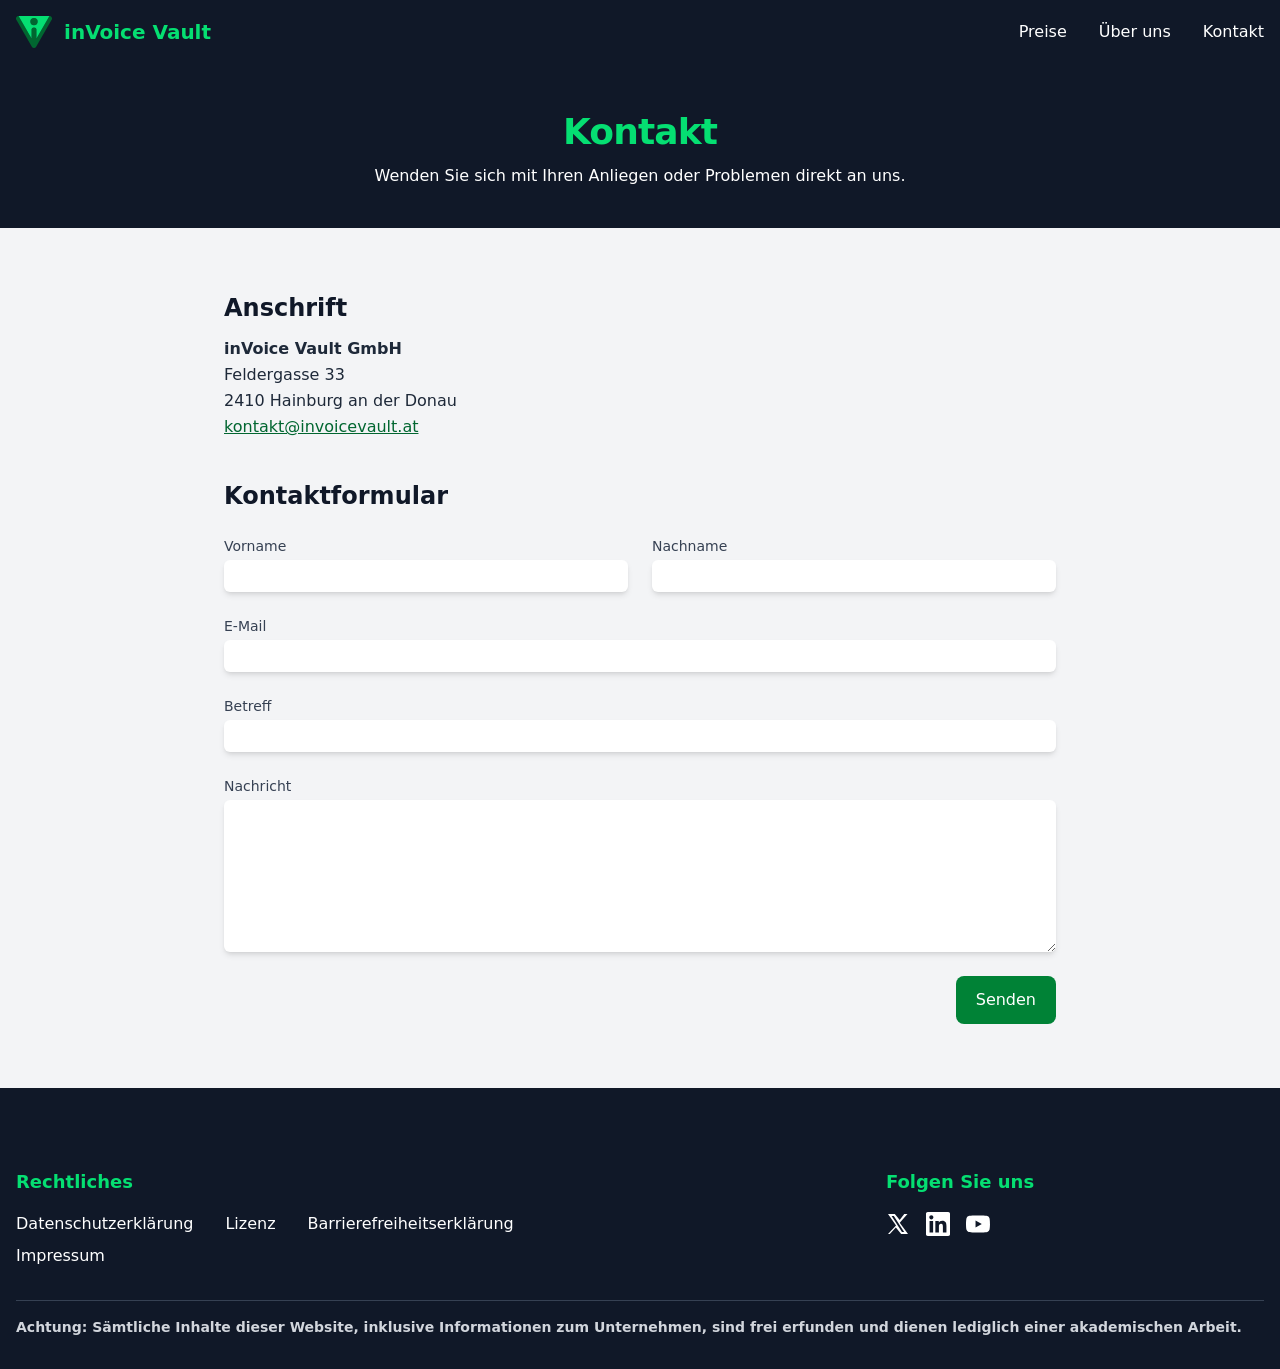
<file: contact/index.html>
<!DOCTYPE html><html lang="de" data-astro-cid-sckkx6r4> <head><meta charset="UTF-8"><meta name="viewport" content="width=device-width"><link rel="icon" type="image/svg+xml" href="/favicon.svg"><meta name="generator" content="Astro v5.16.3"><title>Kontakt</title><style>/*! tailwindcss v4.1.17 | MIT License | https://tailwindcss.com */@layer properties{@supports (((-webkit-hyphens:none)) and (not (margin-trim:inline))) or ((-moz-orient:inline) and (not (color:rgb(from red r g b)))){*,:before,:after,::backdrop{--tw-rotate-x:initial;--tw-rotate-y:initial;--tw-rotate-z:initial;--tw-skew-x:initial;--tw-skew-y:initial;--tw-space-y-reverse:0;--tw-space-x-reverse:0;--tw-divide-y-reverse:0;--tw-border-style:solid;--tw-leading:initial;--tw-font-weight:initial;--tw-tracking:initial;--tw-shadow:0 0 #0000;--tw-shadow-color:initial;--tw-shadow-alpha:100%;--tw-inset-shadow:0 0 #0000;--tw-inset-shadow-color:initial;--tw-inset-shadow-alpha:100%;--tw-ring-color:initial;--tw-ring-shadow:0 0 #0000;--tw-inset-ring-color:initial;--tw-inset-ring-shadow:0 0 #0000;--tw-ring-inset:initial;--tw-ring-offset-width:0px;--tw-ring-offset-color:#fff;--tw-ring-offset-shadow:0 0 #0000;--tw-blur:initial;--tw-brightness:initial;--tw-contrast:initial;--tw-grayscale:initial;--tw-hue-rotate:initial;--tw-invert:initial;--tw-opacity:initial;--tw-saturate:initial;--tw-sepia:initial;--tw-drop-shadow:initial;--tw-drop-shadow-color:initial;--tw-drop-shadow-alpha:100%;--tw-drop-shadow-size:initial;--tw-backdrop-blur:initial;--tw-backdrop-brightness:initial;--tw-backdrop-contrast:initial;--tw-backdrop-grayscale:initial;--tw-backdrop-hue-rotate:initial;--tw-backdrop-invert:initial;--tw-backdrop-opacity:initial;--tw-backdrop-saturate:initial;--tw-backdrop-sepia:initial;--tw-duration:initial;--tw-content:""}}}@layer theme{:root,:host{--font-sans:ui-sans-serif,system-ui,sans-serif,"Apple Color Emoji","Segoe UI Emoji","Segoe UI Symbol","Noto Color Emoji";--font-mono:ui-monospace,SFMono-Regular,Menlo,Monaco,Consolas,"Liberation Mono","Courier New",monospace;--color-green-50:oklch(98.2% .018 155.826);--color-green-400:oklch(79.2% .209 151.711);--color-green-500:oklch(72.3% .219 149.579);--color-green-600:oklch(62.7% .194 149.214);--color-green-700:oklch(52.7% .154 150.069);--color-green-800:oklch(44.8% .119 151.328);--color-green-900:oklch(39.3% .095 152.535);--color-gray-100:oklch(96.7% .003 264.542);--color-gray-200:oklch(92.8% .006 264.531);--color-gray-300:oklch(87.2% .01 258.338);--color-gray-400:oklch(70.7% .022 261.325);--color-gray-500:oklch(55.1% .027 264.364);--color-gray-700:oklch(37.3% .034 259.733);--color-gray-800:oklch(27.8% .033 256.848);--color-gray-900:oklch(21% .034 264.665);--color-gray-950:oklch(13% .028 261.692);--color-white:#fff;--spacing:.25rem;--breakpoint-xl:80rem;--container-4xl:56rem;--container-6xl:72rem;--text-sm:.875rem;--text-sm--line-height:calc(1.25/.875);--text-base:1rem;--text-base--line-height: 1.5 ;--text-lg:1.125rem;--text-lg--line-height:calc(1.75/1.125);--text-xl:1.25rem;--text-xl--line-height:calc(1.75/1.25);--text-2xl:1.5rem;--text-2xl--line-height:calc(2/1.5);--text-3xl:1.875rem;--text-3xl--line-height: 1.2 ;--text-4xl:2.25rem;--text-4xl--line-height:calc(2.5/2.25);--text-6xl:3.75rem;--text-6xl--line-height:1;--font-weight-normal:400;--font-weight-medium:500;--font-weight-semibold:600;--font-weight-bold:700;--font-weight-extrabold:800;--tracking-tight:-.025em;--leading-relaxed:1.625;--radius-md:.375rem;--radius-lg:.5rem;--radius-xl:.75rem;--default-transition-duration:.15s;--default-transition-timing-function:cubic-bezier(.4,0,.2,1);--default-font-family:var(--font-sans);--default-mono-font-family:var(--font-mono)}}@layer base{*,:after,:before,::backdrop{box-sizing:border-box;border:0 solid;margin:0;padding:0}::file-selector-button{box-sizing:border-box;border:0 solid;margin:0;padding:0}html,:host{-webkit-text-size-adjust:100%;tab-size:4;line-height:1.5;font-family:var(--default-font-family,ui-sans-serif,system-ui,sans-serif,"Apple Color Emoji","Segoe UI Emoji","Segoe UI Symbol","Noto Color Emoji");font-feature-settings:var(--default-font-feature-settings,normal);font-variation-settings:var(--default-font-variation-settings,normal);-webkit-tap-highlight-color:transparent}hr{height:0;color:inherit;border-top-width:1px}abbr:where([title]){-webkit-text-decoration:underline dotted;text-decoration:underline dotted}h1,h2,h3,h4,h5,h6{font-size:inherit;font-weight:inherit}a{color:inherit;-webkit-text-decoration:inherit;text-decoration:inherit}b,strong{font-weight:bolder}code,kbd,samp,pre{font-family:var(--default-mono-font-family,ui-monospace,SFMono-Regular,Menlo,Monaco,Consolas,"Liberation Mono","Courier New",monospace);font-feature-settings:var(--default-mono-font-feature-settings,normal);font-variation-settings:var(--default-mono-font-variation-settings,normal);font-size:1em}small{font-size:80%}sub,sup{vertical-align:baseline;font-size:75%;line-height:0;position:relative}sub{bottom:-.25em}sup{top:-.5em}table{text-indent:0;border-color:inherit;border-collapse:collapse}:-moz-focusring{outline:auto}progress{vertical-align:baseline}summary{display:list-item}ol,ul,menu{list-style:none}img,svg,video,canvas,audio,iframe,embed,object{vertical-align:middle;display:block}img,video{max-width:100%;height:auto}button,input,select,optgroup,textarea{font:inherit;font-feature-settings:inherit;font-variation-settings:inherit;letter-spacing:inherit;color:inherit;opacity:1;background-color:#0000;border-radius:0}::file-selector-button{font:inherit;font-feature-settings:inherit;font-variation-settings:inherit;letter-spacing:inherit;color:inherit;opacity:1;background-color:#0000;border-radius:0}:where(select:is([multiple],[size])) optgroup{font-weight:bolder}:where(select:is([multiple],[size])) optgroup option{padding-inline-start:20px}::file-selector-button{margin-inline-end:4px}::placeholder{opacity:1}@supports (not ((-webkit-appearance:-apple-pay-button))) or (contain-intrinsic-size:1px){::placeholder{color:currentColor}@supports (color:color-mix(in lab,red,red)){::placeholder{color:color-mix(in oklab,currentcolor 50%,transparent)}}}textarea{resize:vertical}::-webkit-search-decoration{-webkit-appearance:none}::-webkit-date-and-time-value{min-height:1lh;text-align:inherit}::-webkit-datetime-edit{display:inline-flex}::-webkit-datetime-edit-fields-wrapper{padding:0}::-webkit-datetime-edit{padding-block:0}::-webkit-datetime-edit-year-field{padding-block:0}::-webkit-datetime-edit-month-field{padding-block:0}::-webkit-datetime-edit-day-field{padding-block:0}::-webkit-datetime-edit-hour-field{padding-block:0}::-webkit-datetime-edit-minute-field{padding-block:0}::-webkit-datetime-edit-second-field{padding-block:0}::-webkit-datetime-edit-millisecond-field{padding-block:0}::-webkit-datetime-edit-meridiem-field{padding-block:0}::-webkit-calendar-picker-indicator{line-height:1}:-moz-ui-invalid{box-shadow:none}button,input:where([type=button],[type=reset],[type=submit]){appearance:button}::file-selector-button{appearance:button}::-webkit-inner-spin-button{height:auto}::-webkit-outer-spin-button{height:auto}[hidden]:where(:not([hidden=until-found])){display:none!important}}@layer components;@layer utilities{.sr-only{clip-path:inset(50%);white-space:nowrap;border-width:0;width:1px;height:1px;margin:-1px;padding:0;position:absolute;overflow:hidden}.absolute{position:absolute}.relative{position:relative}.sticky{position:sticky}.top-0{top:calc(var(--spacing)*0)}.right-0{right:calc(var(--spacing)*0)}.z-10{z-index:10}.z-70{z-index:70}.order-2{order:2}.container{width:100%}@media(min-width:40rem){.container{max-width:40rem}}@media(min-width:48rem){.container{max-width:48rem}}@media(min-width:64rem){.container{max-width:64rem}}@media(min-width:80rem){.container{max-width:80rem}}@media(min-width:96rem){.container{max-width:96rem}}.m-320{margin:calc(var(--spacing)*320)}.mx-auto{margin-inline:auto}.my-4{margin-block:calc(var(--spacing)*4)}.mt-1{margin-top:calc(var(--spacing)*1)}.mt-2{margin-top:calc(var(--spacing)*2)}.mt-4{margin-top:calc(var(--spacing)*4)}.mt-6{margin-top:calc(var(--spacing)*6)}.mt-8{margin-top:calc(var(--spacing)*8)}.mt-10{margin-top:calc(var(--spacing)*10)}.mt-\[30px\]{margin-top:30px}.mb-2{margin-bottom:calc(var(--spacing)*2)}.mb-3{margin-bottom:calc(var(--spacing)*3)}.mb-4{margin-bottom:calc(var(--spacing)*4)}.mb-6{margin-bottom:calc(var(--spacing)*6)}.mb-8{margin-bottom:calc(var(--spacing)*8)}.mb-10{margin-bottom:calc(var(--spacing)*10)}.ml-2{margin-left:calc(var(--spacing)*2)}.block{display:block}.flex{display:flex}.grid{display:grid}.hidden{display:none}.inline-flex{display:inline-flex}.h-3\.5{height:calc(var(--spacing)*3.5)}.h-4{height:calc(var(--spacing)*4)}.h-6{height:calc(var(--spacing)*6)}.h-8{height:calc(var(--spacing)*8)}.h-64{height:calc(var(--spacing)*64)}.h-\[15em\]{height:15em}.h-\[130\%\]{height:130%}.h-max{height:max-content}.min-h-64{min-height:calc(var(--spacing)*64)}.w-3\.5{width:calc(var(--spacing)*3.5)}.w-4{width:calc(var(--spacing)*4)}.w-6{width:calc(var(--spacing)*6)}.w-7\/8{width:87.5%}.w-150{width:calc(var(--spacing)*150)}.w-\[15em\]{width:15em}.w-auto{width:auto}.w-full{width:100%}.max-w-4xl{max-width:var(--container-4xl)}.max-w-6xl{max-width:var(--container-6xl)}.max-w-full{max-width:100%}.max-w-screen-xl{max-width:var(--breakpoint-xl)}.grow{flex-grow:1}.transform{transform:var(--tw-rotate-x,)var(--tw-rotate-y,)var(--tw-rotate-z,)var(--tw-skew-x,)var(--tw-skew-y,)}.animate-\[fadeInUpwards_1s_ease-out\]{animation:1s ease-out fadeInUpwards}.cursor-pointer{cursor:pointer}.list-disc{list-style-type:disc}.list-none{list-style-type:none}.grid-cols-1{grid-template-columns:repeat(1,minmax(0,1fr))}.flex-col{flex-direction:column}.flex-row{flex-direction:row}.flex-wrap{flex-wrap:wrap}.items-center{align-items:center}.items-start{align-items:flex-start}.justify-between{justify-content:space-between}.justify-center{justify-content:center}.justify-end{justify-content:flex-end}.justify-items-start{justify-items:start}.gap-4{gap:calc(var(--spacing)*4)}.gap-6{gap:calc(var(--spacing)*6)}.gap-8{gap:calc(var(--spacing)*8)}.gap-16{gap:calc(var(--spacing)*16)}:where(.space-y-1>:not(:last-child)){--tw-space-y-reverse:0;margin-block-start:calc(calc(var(--spacing)*1)*var(--tw-space-y-reverse));margin-block-end:calc(calc(var(--spacing)*1)*calc(1 - var(--tw-space-y-reverse)))}:where(.space-y-4>:not(:last-child)){--tw-space-y-reverse:0;margin-block-start:calc(calc(var(--spacing)*4)*var(--tw-space-y-reverse));margin-block-end:calc(calc(var(--spacing)*4)*calc(1 - var(--tw-space-y-reverse)))}:where(.space-y-8>:not(:last-child)){--tw-space-y-reverse:0;margin-block-start:calc(calc(var(--spacing)*8)*var(--tw-space-y-reverse));margin-block-end:calc(calc(var(--spacing)*8)*calc(1 - var(--tw-space-y-reverse)))}.gap-x-8{column-gap:calc(var(--spacing)*8)}:where(.space-x-3>:not(:last-child)){--tw-space-x-reverse:0;margin-inline-start:calc(calc(var(--spacing)*3)*var(--tw-space-x-reverse));margin-inline-end:calc(calc(var(--spacing)*3)*calc(1 - var(--tw-space-x-reverse)))}:where(.space-x-4>:not(:last-child)){--tw-space-x-reverse:0;margin-inline-start:calc(calc(var(--spacing)*4)*var(--tw-space-x-reverse));margin-inline-end:calc(calc(var(--spacing)*4)*calc(1 - var(--tw-space-x-reverse)))}:where(.space-x-8>:not(:last-child)){--tw-space-x-reverse:0;margin-inline-start:calc(calc(var(--spacing)*8)*var(--tw-space-x-reverse));margin-inline-end:calc(calc(var(--spacing)*8)*calc(1 - var(--tw-space-x-reverse)))}.gap-y-2{row-gap:calc(var(--spacing)*2)}:where(.divide-y>:not(:last-child)){--tw-divide-y-reverse:0;border-bottom-style:var(--tw-border-style);border-top-style:var(--tw-border-style);border-top-width:calc(1px*var(--tw-divide-y-reverse));border-bottom-width:calc(1px*calc(1 - var(--tw-divide-y-reverse)))}:where(.divide-gray-200>:not(:last-child)){border-color:var(--color-gray-200)}.self-start{align-self:flex-start}.rounded{border-radius:.25rem}.rounded-lg{border-radius:var(--radius-lg)}.rounded-md{border-radius:var(--radius-md)}.rounded-xl{border-radius:var(--radius-xl)}.rounded-t-xl{border-top-left-radius:var(--radius-xl);border-top-right-radius:var(--radius-xl)}.border{border-style:var(--tw-border-style);border-width:1px}.border-t{border-top-style:var(--tw-border-style);border-top-width:1px}.border-gray-200{border-color:var(--color-gray-200)}.border-gray-300{border-color:var(--color-gray-300)}.border-gray-700{border-color:var(--color-gray-700)}.border-gray-800{border-color:var(--color-gray-800)}.border-gray-900{border-color:var(--color-gray-900)}.bg-\[\#05DF72\]{background-color:#05df72}.bg-gray-100{background-color:var(--color-gray-100)}.bg-gray-800{background-color:var(--color-gray-800)}.bg-gray-900{background-color:var(--color-gray-900)}.bg-gray-950{background-color:var(--color-gray-950)}.bg-green-500{background-color:var(--color-green-500)}.bg-green-700{background-color:var(--color-green-700)}.bg-white{background-color:var(--color-white)}.p-2{padding:calc(var(--spacing)*2)}.p-6{padding:calc(var(--spacing)*6)}.px-1{padding-inline:calc(var(--spacing)*1)}.px-3{padding-inline:calc(var(--spacing)*3)}.px-4{padding-inline:calc(var(--spacing)*4)}.px-5{padding-inline:calc(var(--spacing)*5)}.px-6{padding-inline:calc(var(--spacing)*6)}.px-8{padding-inline:calc(var(--spacing)*8)}.py-2{padding-block:calc(var(--spacing)*2)}.py-3{padding-block:calc(var(--spacing)*3)}.py-4{padding-block:calc(var(--spacing)*4)}.py-8{padding-block:calc(var(--spacing)*8)}.py-10{padding-block:calc(var(--spacing)*10)}.py-12{padding-block:calc(var(--spacing)*12)}.py-16{padding-block:calc(var(--spacing)*16)}.pt-4{padding-top:calc(var(--spacing)*4)}.pb-10{padding-bottom:calc(var(--spacing)*10)}.pl-5{padding-left:calc(var(--spacing)*5)}.text-center{text-align:center}.font-mono{font-family:var(--font-mono)}.text-2xl{font-size:var(--text-2xl);line-height:var(--tw-leading,var(--text-2xl--line-height))}.text-3xl{font-size:var(--text-3xl);line-height:var(--tw-leading,var(--text-3xl--line-height))}.text-4xl{font-size:var(--text-4xl);line-height:var(--tw-leading,var(--text-4xl--line-height))}.text-6xl{font-size:var(--text-6xl);line-height:var(--tw-leading,var(--text-6xl--line-height))}.text-base{font-size:var(--text-base);line-height:var(--tw-leading,var(--text-base--line-height))}.text-lg{font-size:var(--text-lg);line-height:var(--tw-leading,var(--text-lg--line-height))}.text-sm{font-size:var(--text-sm);line-height:var(--tw-leading,var(--text-sm--line-height))}.text-xl{font-size:var(--text-xl);line-height:var(--tw-leading,var(--text-xl--line-height))}.leading-none{--tw-leading:1;line-height:1}.leading-relaxed{--tw-leading:var(--leading-relaxed);line-height:var(--leading-relaxed)}.font-bold{--tw-font-weight:var(--font-weight-bold);font-weight:var(--font-weight-bold)}.font-extrabold{--tw-font-weight:var(--font-weight-extrabold);font-weight:var(--font-weight-extrabold)}.font-medium{--tw-font-weight:var(--font-weight-medium);font-weight:var(--font-weight-medium)}.font-normal{--tw-font-weight:var(--font-weight-normal);font-weight:var(--font-weight-normal)}.font-semibold{--tw-font-weight:var(--font-weight-semibold);font-weight:var(--font-weight-semibold)}.tracking-tight{--tw-tracking:var(--tracking-tight);letter-spacing:var(--tracking-tight)}.text-gray-300{color:var(--color-gray-300)}.text-gray-500{color:var(--color-gray-500)}.text-gray-700{color:var(--color-gray-700)}.text-gray-800{color:var(--color-gray-800)}.text-gray-900{color:var(--color-gray-900)}.text-green-400{color:var(--color-green-400)}.text-green-600{color:var(--color-green-600)}.text-green-700{color:var(--color-green-700)}.text-green-800{color:var(--color-green-800)}.text-white{color:var(--color-white)}.not-italic{font-style:normal}.underline{text-decoration-line:underline}.shadow{--tw-shadow:0 1px 3px 0 var(--tw-shadow-color,#0000001a),0 1px 2px -1px var(--tw-shadow-color,#0000001a);box-shadow:var(--tw-inset-shadow),var(--tw-inset-ring-shadow),var(--tw-ring-offset-shadow),var(--tw-ring-shadow),var(--tw-shadow)}.shadow-lg{--tw-shadow:0 10px 15px -3px var(--tw-shadow-color,#0000001a),0 4px 6px -4px var(--tw-shadow-color,#0000001a);box-shadow:var(--tw-inset-shadow),var(--tw-inset-ring-shadow),var(--tw-ring-offset-shadow),var(--tw-ring-shadow),var(--tw-shadow)}.shadow-md{--tw-shadow:0 4px 6px -1px var(--tw-shadow-color,#0000001a),0 2px 4px -2px var(--tw-shadow-color,#0000001a);box-shadow:var(--tw-inset-shadow),var(--tw-inset-ring-shadow),var(--tw-ring-offset-shadow),var(--tw-ring-shadow),var(--tw-shadow)}.shadow-sm{--tw-shadow:0 1px 3px 0 var(--tw-shadow-color,#0000001a),0 1px 2px -1px var(--tw-shadow-color,#0000001a);box-shadow:var(--tw-inset-shadow),var(--tw-inset-ring-shadow),var(--tw-ring-offset-shadow),var(--tw-ring-shadow),var(--tw-shadow)}.shadow-xl{--tw-shadow:0 20px 25px -5px var(--tw-shadow-color,#0000001a),0 8px 10px -6px var(--tw-shadow-color,#0000001a);box-shadow:var(--tw-inset-shadow),var(--tw-inset-ring-shadow),var(--tw-ring-offset-shadow),var(--tw-ring-shadow),var(--tw-shadow)}.filter{filter:var(--tw-blur,)var(--tw-brightness,)var(--tw-contrast,)var(--tw-grayscale,)var(--tw-hue-rotate,)var(--tw-invert,)var(--tw-saturate,)var(--tw-sepia,)var(--tw-drop-shadow,)}.backdrop-filter{-webkit-backdrop-filter:var(--tw-backdrop-blur,)var(--tw-backdrop-brightness,)var(--tw-backdrop-contrast,)var(--tw-backdrop-grayscale,)var(--tw-backdrop-hue-rotate,)var(--tw-backdrop-invert,)var(--tw-backdrop-opacity,)var(--tw-backdrop-saturate,)var(--tw-backdrop-sepia,);backdrop-filter:var(--tw-backdrop-blur,)var(--tw-backdrop-brightness,)var(--tw-backdrop-contrast,)var(--tw-backdrop-grayscale,)var(--tw-backdrop-hue-rotate,)var(--tw-backdrop-invert,)var(--tw-backdrop-opacity,)var(--tw-backdrop-saturate,)var(--tw-backdrop-sepia,)}.transition{transition-property:color,background-color,border-color,outline-color,text-decoration-color,fill,stroke,--tw-gradient-from,--tw-gradient-via,--tw-gradient-to,opacity,box-shadow,transform,translate,scale,rotate,filter,-webkit-backdrop-filter,backdrop-filter,display,content-visibility,overlay,pointer-events;transition-timing-function:var(--tw-ease,var(--default-transition-timing-function));transition-duration:var(--tw-duration,var(--default-transition-duration))}.transition-colors{transition-property:color,background-color,border-color,outline-color,text-decoration-color,fill,stroke,--tw-gradient-from,--tw-gradient-via,--tw-gradient-to;transition-timing-function:var(--tw-ease,var(--default-transition-timing-function));transition-duration:var(--tw-duration,var(--default-transition-duration))}.duration-200{--tw-duration:.2s;transition-duration:.2s}.duration-300{--tw-duration:.3s;transition-duration:.3s}.select-none{-webkit-user-select:none;user-select:none}.after\:absolute:after{content:var(--tw-content);position:absolute}.after\:-bottom-0\.5:after{content:var(--tw-content);bottom:calc(var(--spacing)*-.5)}.after\:left-0:after{content:var(--tw-content);left:calc(var(--spacing)*0)}.after\:h-0\.5:after{content:var(--tw-content);height:calc(var(--spacing)*.5)}.after\:w-0:after{content:var(--tw-content);width:calc(var(--spacing)*0)}.after\:bg-green-500:after{content:var(--tw-content);background-color:var(--color-green-500)}.after\:transition-all:after{content:var(--tw-content);transition-property:all;transition-timing-function:var(--tw-ease,var(--default-transition-timing-function));transition-duration:var(--tw-duration,var(--default-transition-duration))}.after\:duration-300:after{content:var(--tw-content);--tw-duration:.3s;transition-duration:.3s}.after\:content-\[\'\'\]:after{--tw-content:"";content:var(--tw-content)}@media(hover:hover){.hover\:bg-gray-700:hover{background-color:var(--color-gray-700)}.hover\:bg-green-50:hover{background-color:var(--color-green-50)}.hover\:bg-green-600:hover{background-color:var(--color-green-600)}.hover\:bg-green-800:hover{background-color:var(--color-green-800)}.hover\:text-green-800:hover{color:var(--color-green-800)}.hover\:text-white:hover{color:var(--color-white)}.hover\:after\:w-full:hover:after{content:var(--tw-content);width:100%}}.focus\:border-green-500:focus{border-color:var(--color-green-500)}.focus\:border-green-600:focus{border-color:var(--color-green-600)}.focus\:ring-2:focus{--tw-ring-shadow:var(--tw-ring-inset,)0 0 0 calc(2px + var(--tw-ring-offset-width))var(--tw-ring-color,currentcolor);box-shadow:var(--tw-inset-shadow),var(--tw-inset-ring-shadow),var(--tw-ring-offset-shadow),var(--tw-ring-shadow),var(--tw-shadow)}.focus\:ring-4:focus{--tw-ring-shadow:var(--tw-ring-inset,)0 0 0 calc(4px + var(--tw-ring-offset-width))var(--tw-ring-color,currentcolor);box-shadow:var(--tw-inset-shadow),var(--tw-inset-ring-shadow),var(--tw-ring-offset-shadow),var(--tw-ring-shadow),var(--tw-shadow)}.focus\:ring-green-500:focus{--tw-ring-color:var(--color-green-500)}.focus\:ring-green-600:focus{--tw-ring-color:var(--color-green-600)}.focus\:ring-green-900:focus{--tw-ring-color:var(--color-green-900)}.focus\:ring-offset-2:focus{--tw-ring-offset-width:2px;--tw-ring-offset-shadow:var(--tw-ring-inset,)0 0 0 var(--tw-ring-offset-width)var(--tw-ring-offset-color)}.focus\:outline-none:focus{--tw-outline-style:none;outline-style:none}.focus\:after\:w-full:focus:after{content:var(--tw-content);width:100%}@media(min-width:40rem){.sm\:col-span-2{grid-column:span 2/span 2}.sm\:grid-cols-2{grid-template-columns:repeat(2,minmax(0,1fr))}.sm\:flex-row{flex-direction:row}.sm\:justify-center{justify-content:center}:where(.sm\:space-y-0>:not(:last-child)){--tw-space-y-reverse:0;margin-block-start:calc(calc(var(--spacing)*0)*var(--tw-space-y-reverse));margin-block-end:calc(calc(var(--spacing)*0)*calc(1 - var(--tw-space-y-reverse)))}:where(.sm\:space-x-4>:not(:last-child)){--tw-space-x-reverse:0;margin-inline-start:calc(calc(var(--spacing)*4)*var(--tw-space-x-reverse));margin-inline-end:calc(calc(var(--spacing)*4)*calc(1 - var(--tw-space-x-reverse)))}.sm\:px-16{padding-inline:calc(var(--spacing)*16)}}@media(min-width:48rem){.md\:-order-1{order:-1}.md\:order-1{order:1}.md\:flex{display:flex}.md\:hidden{display:none}.md\:h-80{height:calc(var(--spacing)*80)}.md\:grid-cols-2{grid-template-columns:repeat(2,minmax(0,1fr))}.md\:justify-items-center{justify-items:center}.md\:text-4xl{font-size:var(--text-4xl);line-height:var(--tw-leading,var(--text-4xl--line-height))}}@media(min-width:64rem){.lg\:col-span-2{grid-column:span 2/span 2}.lg\:grid-cols-3{grid-template-columns:repeat(3,minmax(0,1fr))}.lg\:flex-row{flex-direction:row}.lg\:flex-wrap{flex-wrap:wrap}.lg\:px-48{padding-inline:calc(var(--spacing)*48)}.lg\:py-16{padding-block:calc(var(--spacing)*16)}.lg\:py-20{padding-block:calc(var(--spacing)*20)}.lg\:pb-20{padding-bottom:calc(var(--spacing)*20)}.lg\:text-xl{font-size:var(--text-xl);line-height:var(--tw-leading,var(--text-xl--line-height))}}@media(prefers-color-scheme:dark){.dark\:border-gray-700{border-color:var(--color-gray-700)}.dark\:bg-gray-800{background-color:var(--color-gray-800)}.dark\:text-gray-400{color:var(--color-gray-400)}.dark\:text-white{color:var(--color-white)}@media(hover:hover){.dark\:hover\:bg-gray-700:hover{background-color:var(--color-gray-700)}}}}main ul li{margin-left:calc(var(--spacing)*8);list-style-type:disc}main input[type=text],main input[type=email],main input[type=password],main textarea{border-radius:var(--radius-md);background-color:var(--color-white);width:100%;padding:calc(var(--spacing)*1);--tw-shadow:0 4px 6px -1px var(--tw-shadow-color,#0000001a),0 2px 4px -2px var(--tw-shadow-color,#0000001a);box-shadow:var(--tw-inset-shadow),var(--tw-inset-ring-shadow),var(--tw-ring-offset-shadow),var(--tw-ring-shadow),var(--tw-shadow)}:is(main input[type=text],main input[type=email],main input[type=password],main textarea):focus{border-style:var(--tw-border-style);border-width:1px;border-color:var(--color-gray-900)}main button{cursor:pointer;border-radius:var(--radius-lg);background-color:var(--color-green-700);padding-inline:calc(var(--spacing)*5);padding-block:calc(var(--spacing)*3);text-align:center;font-size:var(--text-base);line-height:var(--tw-leading,var(--text-base--line-height));--tw-font-weight:var(--font-weight-medium);font-weight:var(--font-weight-medium);color:var(--color-white);justify-content:center;align-items:center;display:flex}@media(hover:hover){main button:hover{background-color:var(--color-green-800)}}main button:focus{--tw-ring-shadow:var(--tw-ring-inset,)0 0 0 calc(4px + var(--tw-ring-offset-width))var(--tw-ring-color,currentcolor);box-shadow:var(--tw-inset-shadow),var(--tw-inset-ring-shadow),var(--tw-ring-offset-shadow),var(--tw-ring-shadow),var(--tw-shadow);--tw-ring-color:var(--color-green-900)}.alt-container{background-color:var(--color-gray-100);padding-inline:calc(var(--spacing)*2);padding-block:calc(var(--spacing)*4)}.alt-container h1{margin-bottom:calc(var(--spacing)*4);font-size:var(--text-4xl);line-height:var(--tw-leading,var(--text-4xl--line-height));--tw-font-weight:var(--font-weight-extrabold);font-weight:var(--font-weight-extrabold);color:var(--color-gray-900)}@keyframes fadeInUpwards{0%{opacity:0;transform:translateY(0)}to{opacity:1;transform:translateY(-30px)}}@property --tw-rotate-x{syntax:"*";inherits:false}@property --tw-rotate-y{syntax:"*";inherits:false}@property --tw-rotate-z{syntax:"*";inherits:false}@property --tw-skew-x{syntax:"*";inherits:false}@property --tw-skew-y{syntax:"*";inherits:false}@property --tw-space-y-reverse{syntax:"*";inherits:false;initial-value:0}@property --tw-space-x-reverse{syntax:"*";inherits:false;initial-value:0}@property --tw-divide-y-reverse{syntax:"*";inherits:false;initial-value:0}@property --tw-border-style{syntax:"*";inherits:false;initial-value:solid}@property --tw-leading{syntax:"*";inherits:false}@property --tw-font-weight{syntax:"*";inherits:false}@property --tw-tracking{syntax:"*";inherits:false}@property --tw-shadow{syntax:"*";inherits:false;initial-value:0 0 #0000}@property --tw-shadow-color{syntax:"*";inherits:false}@property --tw-shadow-alpha{syntax:"<percentage>";inherits:false;initial-value:100%}@property --tw-inset-shadow{syntax:"*";inherits:false;initial-value:0 0 #0000}@property --tw-inset-shadow-color{syntax:"*";inherits:false}@property --tw-inset-shadow-alpha{syntax:"<percentage>";inherits:false;initial-value:100%}@property --tw-ring-color{syntax:"*";inherits:false}@property --tw-ring-shadow{syntax:"*";inherits:false;initial-value:0 0 #0000}@property --tw-inset-ring-color{syntax:"*";inherits:false}@property --tw-inset-ring-shadow{syntax:"*";inherits:false;initial-value:0 0 #0000}@property --tw-ring-inset{syntax:"*";inherits:false}@property --tw-ring-offset-width{syntax:"<length>";inherits:false;initial-value:0}@property --tw-ring-offset-color{syntax:"*";inherits:false;initial-value:#fff}@property --tw-ring-offset-shadow{syntax:"*";inherits:false;initial-value:0 0 #0000}@property --tw-blur{syntax:"*";inherits:false}@property --tw-brightness{syntax:"*";inherits:false}@property --tw-contrast{syntax:"*";inherits:false}@property --tw-grayscale{syntax:"*";inherits:false}@property --tw-hue-rotate{syntax:"*";inherits:false}@property --tw-invert{syntax:"*";inherits:false}@property --tw-opacity{syntax:"*";inherits:false}@property --tw-saturate{syntax:"*";inherits:false}@property --tw-sepia{syntax:"*";inherits:false}@property --tw-drop-shadow{syntax:"*";inherits:false}@property --tw-drop-shadow-color{syntax:"*";inherits:false}@property --tw-drop-shadow-alpha{syntax:"<percentage>";inherits:false;initial-value:100%}@property --tw-drop-shadow-size{syntax:"*";inherits:false}@property --tw-backdrop-blur{syntax:"*";inherits:false}@property --tw-backdrop-brightness{syntax:"*";inherits:false}@property --tw-backdrop-contrast{syntax:"*";inherits:false}@property --tw-backdrop-grayscale{syntax:"*";inherits:false}@property --tw-backdrop-hue-rotate{syntax:"*";inherits:false}@property --tw-backdrop-invert{syntax:"*";inherits:false}@property --tw-backdrop-opacity{syntax:"*";inherits:false}@property --tw-backdrop-saturate{syntax:"*";inherits:false}@property --tw-backdrop-sepia{syntax:"*";inherits:false}@property --tw-duration{syntax:"*";inherits:false}@property --tw-content{syntax:"*";inherits:false;initial-value:""}html,body{margin:0;width:100%}
</style></head> <body class="bg-gray-900" data-astro-cid-sckkx6r4> <header class="bg-gray-900 text-white sticky top-0 z-10 w-full"> <div class="mx-auto max-w-screen-xl px-4 py-4"> <nav class="flex items-center justify-between relative"> <a href="/" class="flex items-center space-x-3"> <img src="/assets/logo.DKJDBMwz.svg" alt="Logo von InVoice Vault" class="h-8 w-auto"> <span class="sr-only">Startseite</span> <span class="text-green-400 font-bold text-xl">inVoice Vault</span> </a> <ul class="hidden md:flex items-center space-x-8"> <li> <a class="relative text-white transition-colors duration-300
          after:content-[''] after:absolute after:w-0 after:h-0.5 after:-bottom-0.5
          after:left-0 after:bg-green-500 after:transition-all after:duration-300
          hover:after:w-full focus:after:w-full" href="/pricing"> Preise </a> </li> <li> <a class="relative text-white transition-colors duration-300
          after:content-[''] after:absolute after:w-0 after:h-0.5 after:-bottom-0.5
          after:left-0 after:bg-green-500 after:transition-all after:duration-300
          hover:after:w-full focus:after:w-full" href="/about"> Über uns </a> </li> <li> <a class="relative text-white transition-colors duration-300
          after:content-[''] after:absolute after:w-0 after:h-0.5 after:-bottom-0.5
          after:left-0 after:bg-green-500 after:transition-all after:duration-300
          hover:after:w-full focus:after:w-full" href="/contact"> Kontakt </a> </li> </ul> <div class="md:hidden"> <details> <summary class="list-none bg-gray-950 cursor-pointer select-none rounded border border-gray-700 px-3 py-2 text-sm">
Menü
</summary> <ul class="absolute right-0 mt-2 w-full rounded border border-gray-700 bg-gray-800 p-2 shadow-lg"> <li><a href="/pricing" class="block rounded px-3 py-4 hover:bg-gray-700">Preise</a></li> <li><a href="/about" class="block rounded px-3 py-4 hover:bg-gray-700">Über uns</a></li> <li><a href="/contact" class="block rounded px-3 py-4 hover:bg-gray-700">Kontakt</a></li> </ul> </details> </div> </nav> </div> </header> <main data-astro-cid-sckkx6r4>  <section class="bg-gray-900"> <div class="py-12 mx-auto"> <header class="text-center mb-10"> <h1 class="mb-3 text-4xl font-extrabold tracking-tight text-green-400 z-70">
Kontakt
</h1> <p class="text-white">Wenden Sie sich mit Ihren Anliegen oder Problemen direkt an uns.</p> </header> <div class="bg-gray-100"> <div class="px-8 py-16 rounded-md max-w-4xl mx-auto"> <section class="mb-10"> <h2 class="text-2xl font-bold mb-3 text-gray-900">Anschrift</h2> <address class="not-italic leading-relaxed text-gray-800"> <div><strong>inVoice Vault GmbH</strong></div> <div>Feldergasse 33</div> <div>2410 Hainburg an der Donau</div> <div><a href="mailto:kontakt@invoicevault.at" class="text-green-800 underline">kontakt@invoicevault.at</a></div> </address> </section> <section> <h2 class="text-2xl font-bold mb-6 text-gray-900">Kontaktformular</h2> <form class="grid gap-6" method="post"> <div class="grid grid-cols-1 md:grid-cols-2 gap-6"> <div> <label for="vorname" class="block text-sm font-medium text-gray-700">Vorname</label> <input id="vorname" name="vorname" type="text" required class="mt-1 block w-full rounded-md border-gray-300 shadow-sm focus:border-green-500 focus:ring-green-500"> </div> <div> <label for="nachname" class="block text-sm font-medium text-gray-700">Nachname</label> <input id="nachname" name="nachname" type="text" required class="mt-1 block w-full rounded-md border-gray-300 shadow-sm focus:border-green-500 focus:ring-green-500"> </div> </div> <div> <label for="email" class="block text-sm font-medium text-gray-700">E-Mail</label> <input id="email" name="email" type="email" required class="mt-1 block w-full rounded-md border-gray-300 shadow-sm focus:border-green-500 focus:ring-green-500"> </div> <div> <label for="betreff" class="block text-sm font-medium text-gray-700">Betreff</label> <input id="betreff" name="betreff" type="text" required class="mt-1 block w-full rounded-md border-gray-300 shadow-sm focus:border-green-500 focus:ring-green-500"> </div> <div> <label for="nachricht" class="block text-sm font-medium text-gray-700">Nachricht</label> <textarea id="nachricht" name="nachricht" rows="6" required class="mt-1 block w-full rounded-md border-gray-300 shadow-sm focus:border-green-500 focus:ring-green-500"></textarea> </div> <div class="flex justify-end"> <button type="submit" class="inline-flex items-center px-6 py-2 rounded-md bg-green-500 text-white font-medium hover:bg-green-600 focus:outline-none focus:ring-2 focus:ring-offset-2 focus:ring-green-500">
Senden
</button> </div> </form> </section> </div> </div> </div> </section>  </main> <footer class="bg-gray-900 text-white"> <div class="py-8 px-4 mx-auto max-w-screen-xl"> <div class="grid grid-cols-1 md:grid-cols-2 gap-8 justify-items-start md:justify-items-center"> <nav aria-labelledby="legal-header"> <h2 class="text-lg font-semibold mb-4 text-green-400" id="legal-header">Rechtliches</h2> <ul class="flex flex-col gap-y-2 gap-x-8 lg:flex-row lg:flex-wrap"> <li> <a class="relative text-white transition-colors duration-300
          after:content-[''] after:absolute after:w-0 after:h-0.5 after:-bottom-0.5
          after:left-0 after:bg-green-500 after:transition-all after:duration-300
          hover:after:w-full focus:after:w-full" href="/legal/datenschutz"> 
Datenschutzerklärung
 </a> </li> <li> <a class="relative text-white transition-colors duration-300
          after:content-[''] after:absolute after:w-0 after:h-0.5 after:-bottom-0.5
          after:left-0 after:bg-green-500 after:transition-all after:duration-300
          hover:after:w-full focus:after:w-full" href="/legal/lizenzvertrag"> 
Lizenz
 </a> </li> <li> <a class="relative text-white transition-colors duration-300
          after:content-[''] after:absolute after:w-0 after:h-0.5 after:-bottom-0.5
          after:left-0 after:bg-green-500 after:transition-all after:duration-300
          hover:after:w-full focus:after:w-full" href="/legal/barrierefreiheit"> 
Barrierefreiheitserklärung
 </a> </li> <li> <a class="relative text-white transition-colors duration-300
          after:content-[''] after:absolute after:w-0 after:h-0.5 after:-bottom-0.5
          after:left-0 after:bg-green-500 after:transition-all after:duration-300
          hover:after:w-full focus:after:w-full" href="/legal/impressum"> 
Impressum
 </a> </li> </ul> </nav> <div> <h2 class="text-lg font-semibold mb-4 text-green-400">Folgen Sie uns</h2> <div class="flex space-x-4"> <a href="" class="text-white hover:text-white transition-colors duration-200" aria-label="X"> <svg class="w-6 h-6" fill="currentColor" viewBox="0 0 24 24" aria-hidden="true"> <path d="M18.244 2H21.5L13.75 10.864 22 22h-6.844l-5.3-6.5-6.056 6.5H2l8.029-8.615L2 2h6.844l4.834 5.933L18.244 2Zm-2.298 18h2.213L7.83 4H5.617L15.946 20Z"></path> </svg> </a> <a href="" class="text-white hover:text-white transition-colors duration-200" aria-label="LinkedIn"> <svg class="w-6 h-6" fill="currentColor" viewBox="0 0 24 24" aria-hidden="true"> <path d="M20.447 20.452h-3.554v-5.569c0-1.328-.027-3.037-1.852-3.037-1.853 0-2.136 1.445-2.136 2.939v5.667H9.351V9h3.414v1.561h.046c.477-.9 1.637-1.85 3.37-1.85 3.601 0 4.267 2.37 4.267 5.455v6.286zM5.337 7.433c-1.144 0-2.063-.926-2.063-2.065 0-1.138.92-2.063 2.063-2.063 1.14 0 2.064.925 2.064 2.063 0 1.139-.925 2.065-2.064 2.065zm1.782 13.019H3.555V9h3.564v11.452zM22.225 0H1.771C.792 0 0 .774 0 1.729v20.542C0 23.227.792 24 1.771 24h20.451C23.2 24 24 23.227 24 22.271V1.729C24 .774 23.2 0 22.222 0h.003z"></path> </svg> </a> <a href="" class="text-white hover:text-white transition-colors duration-200" aria-label="YouTube"> <svg class="w-6 h-6" fill="currentColor" viewBox="0 0 24 24" aria-hidden="true"> <path d="M23.498 6.186a3.016 3.016 0 0 0-2.122-2.136C19.505 3.545 12 3.545 12 3.545s-7.505 0-9.377.505A3.017 3.017 0 0 0 .502 6.186C0 8.07 0 12 0 12s0 3.93.502 5.814a3.016 3.016 0 0 0 2.122 2.136c1.871.505 9.376.505 9.376.505s7.505 0 9.377-.505a3.015 3.015 0 0 0 2.122-2.136C24 15.93 24 12 24 12s0-3.93-.502-5.814zM9.545 15.568V8.432L15.818 12l-6.273 3.568z"></path> </svg> </a> </div> </div> </div> <div class="mt-8 border-t border-gray-700 pt-4 text-sm text-gray-300"> <strong>
Achtung: Sämtliche Inhalte dieser Website, inklusive Informationen zum Unternehmen,
                sind frei erfunden und dienen lediglich einer akademischen Arbeit.
</strong> </div> </div> </footer> </body></html>
</file>
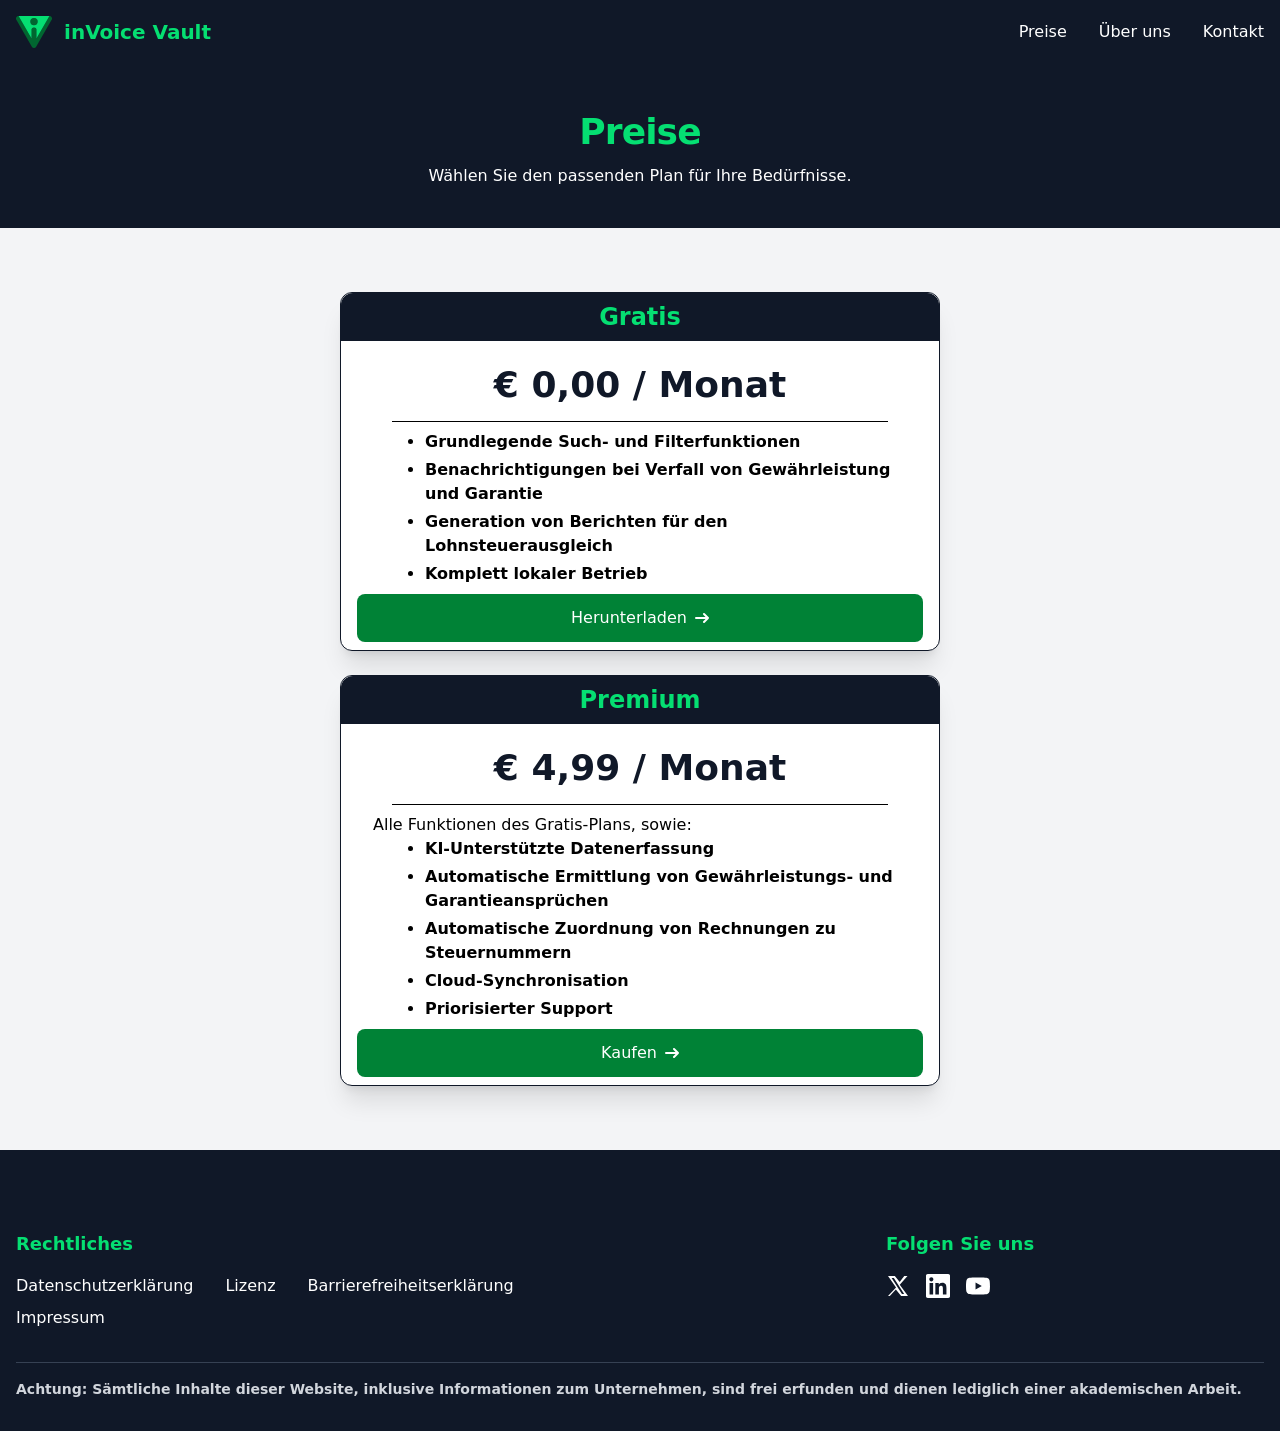
<file: pricing/index.html>
<!DOCTYPE html><html lang="de" data-astro-cid-sckkx6r4> <head><meta charset="UTF-8"><meta name="viewport" content="width=device-width"><link rel="icon" type="image/svg+xml" href="/favicon.svg"><meta name="generator" content="Astro v5.16.3"><title>Preise</title><style>/*! tailwindcss v4.1.17 | MIT License | https://tailwindcss.com */@layer properties{@supports (((-webkit-hyphens:none)) and (not (margin-trim:inline))) or ((-moz-orient:inline) and (not (color:rgb(from red r g b)))){*,:before,:after,::backdrop{--tw-rotate-x:initial;--tw-rotate-y:initial;--tw-rotate-z:initial;--tw-skew-x:initial;--tw-skew-y:initial;--tw-space-y-reverse:0;--tw-space-x-reverse:0;--tw-divide-y-reverse:0;--tw-border-style:solid;--tw-leading:initial;--tw-font-weight:initial;--tw-tracking:initial;--tw-shadow:0 0 #0000;--tw-shadow-color:initial;--tw-shadow-alpha:100%;--tw-inset-shadow:0 0 #0000;--tw-inset-shadow-color:initial;--tw-inset-shadow-alpha:100%;--tw-ring-color:initial;--tw-ring-shadow:0 0 #0000;--tw-inset-ring-color:initial;--tw-inset-ring-shadow:0 0 #0000;--tw-ring-inset:initial;--tw-ring-offset-width:0px;--tw-ring-offset-color:#fff;--tw-ring-offset-shadow:0 0 #0000;--tw-blur:initial;--tw-brightness:initial;--tw-contrast:initial;--tw-grayscale:initial;--tw-hue-rotate:initial;--tw-invert:initial;--tw-opacity:initial;--tw-saturate:initial;--tw-sepia:initial;--tw-drop-shadow:initial;--tw-drop-shadow-color:initial;--tw-drop-shadow-alpha:100%;--tw-drop-shadow-size:initial;--tw-backdrop-blur:initial;--tw-backdrop-brightness:initial;--tw-backdrop-contrast:initial;--tw-backdrop-grayscale:initial;--tw-backdrop-hue-rotate:initial;--tw-backdrop-invert:initial;--tw-backdrop-opacity:initial;--tw-backdrop-saturate:initial;--tw-backdrop-sepia:initial;--tw-duration:initial;--tw-content:""}}}@layer theme{:root,:host{--font-sans:ui-sans-serif,system-ui,sans-serif,"Apple Color Emoji","Segoe UI Emoji","Segoe UI Symbol","Noto Color Emoji";--font-mono:ui-monospace,SFMono-Regular,Menlo,Monaco,Consolas,"Liberation Mono","Courier New",monospace;--color-green-50:oklch(98.2% .018 155.826);--color-green-400:oklch(79.2% .209 151.711);--color-green-500:oklch(72.3% .219 149.579);--color-green-600:oklch(62.7% .194 149.214);--color-green-700:oklch(52.7% .154 150.069);--color-green-800:oklch(44.8% .119 151.328);--color-green-900:oklch(39.3% .095 152.535);--color-gray-100:oklch(96.7% .003 264.542);--color-gray-200:oklch(92.8% .006 264.531);--color-gray-300:oklch(87.2% .01 258.338);--color-gray-400:oklch(70.7% .022 261.325);--color-gray-500:oklch(55.1% .027 264.364);--color-gray-700:oklch(37.3% .034 259.733);--color-gray-800:oklch(27.8% .033 256.848);--color-gray-900:oklch(21% .034 264.665);--color-gray-950:oklch(13% .028 261.692);--color-white:#fff;--spacing:.25rem;--breakpoint-xl:80rem;--container-4xl:56rem;--container-6xl:72rem;--text-sm:.875rem;--text-sm--line-height:calc(1.25/.875);--text-base:1rem;--text-base--line-height: 1.5 ;--text-lg:1.125rem;--text-lg--line-height:calc(1.75/1.125);--text-xl:1.25rem;--text-xl--line-height:calc(1.75/1.25);--text-2xl:1.5rem;--text-2xl--line-height:calc(2/1.5);--text-3xl:1.875rem;--text-3xl--line-height: 1.2 ;--text-4xl:2.25rem;--text-4xl--line-height:calc(2.5/2.25);--text-6xl:3.75rem;--text-6xl--line-height:1;--font-weight-normal:400;--font-weight-medium:500;--font-weight-semibold:600;--font-weight-bold:700;--font-weight-extrabold:800;--tracking-tight:-.025em;--leading-relaxed:1.625;--radius-md:.375rem;--radius-lg:.5rem;--radius-xl:.75rem;--default-transition-duration:.15s;--default-transition-timing-function:cubic-bezier(.4,0,.2,1);--default-font-family:var(--font-sans);--default-mono-font-family:var(--font-mono)}}@layer base{*,:after,:before,::backdrop{box-sizing:border-box;border:0 solid;margin:0;padding:0}::file-selector-button{box-sizing:border-box;border:0 solid;margin:0;padding:0}html,:host{-webkit-text-size-adjust:100%;tab-size:4;line-height:1.5;font-family:var(--default-font-family,ui-sans-serif,system-ui,sans-serif,"Apple Color Emoji","Segoe UI Emoji","Segoe UI Symbol","Noto Color Emoji");font-feature-settings:var(--default-font-feature-settings,normal);font-variation-settings:var(--default-font-variation-settings,normal);-webkit-tap-highlight-color:transparent}hr{height:0;color:inherit;border-top-width:1px}abbr:where([title]){-webkit-text-decoration:underline dotted;text-decoration:underline dotted}h1,h2,h3,h4,h5,h6{font-size:inherit;font-weight:inherit}a{color:inherit;-webkit-text-decoration:inherit;text-decoration:inherit}b,strong{font-weight:bolder}code,kbd,samp,pre{font-family:var(--default-mono-font-family,ui-monospace,SFMono-Regular,Menlo,Monaco,Consolas,"Liberation Mono","Courier New",monospace);font-feature-settings:var(--default-mono-font-feature-settings,normal);font-variation-settings:var(--default-mono-font-variation-settings,normal);font-size:1em}small{font-size:80%}sub,sup{vertical-align:baseline;font-size:75%;line-height:0;position:relative}sub{bottom:-.25em}sup{top:-.5em}table{text-indent:0;border-color:inherit;border-collapse:collapse}:-moz-focusring{outline:auto}progress{vertical-align:baseline}summary{display:list-item}ol,ul,menu{list-style:none}img,svg,video,canvas,audio,iframe,embed,object{vertical-align:middle;display:block}img,video{max-width:100%;height:auto}button,input,select,optgroup,textarea{font:inherit;font-feature-settings:inherit;font-variation-settings:inherit;letter-spacing:inherit;color:inherit;opacity:1;background-color:#0000;border-radius:0}::file-selector-button{font:inherit;font-feature-settings:inherit;font-variation-settings:inherit;letter-spacing:inherit;color:inherit;opacity:1;background-color:#0000;border-radius:0}:where(select:is([multiple],[size])) optgroup{font-weight:bolder}:where(select:is([multiple],[size])) optgroup option{padding-inline-start:20px}::file-selector-button{margin-inline-end:4px}::placeholder{opacity:1}@supports (not ((-webkit-appearance:-apple-pay-button))) or (contain-intrinsic-size:1px){::placeholder{color:currentColor}@supports (color:color-mix(in lab,red,red)){::placeholder{color:color-mix(in oklab,currentcolor 50%,transparent)}}}textarea{resize:vertical}::-webkit-search-decoration{-webkit-appearance:none}::-webkit-date-and-time-value{min-height:1lh;text-align:inherit}::-webkit-datetime-edit{display:inline-flex}::-webkit-datetime-edit-fields-wrapper{padding:0}::-webkit-datetime-edit{padding-block:0}::-webkit-datetime-edit-year-field{padding-block:0}::-webkit-datetime-edit-month-field{padding-block:0}::-webkit-datetime-edit-day-field{padding-block:0}::-webkit-datetime-edit-hour-field{padding-block:0}::-webkit-datetime-edit-minute-field{padding-block:0}::-webkit-datetime-edit-second-field{padding-block:0}::-webkit-datetime-edit-millisecond-field{padding-block:0}::-webkit-datetime-edit-meridiem-field{padding-block:0}::-webkit-calendar-picker-indicator{line-height:1}:-moz-ui-invalid{box-shadow:none}button,input:where([type=button],[type=reset],[type=submit]){appearance:button}::file-selector-button{appearance:button}::-webkit-inner-spin-button{height:auto}::-webkit-outer-spin-button{height:auto}[hidden]:where(:not([hidden=until-found])){display:none!important}}@layer components;@layer utilities{.sr-only{clip-path:inset(50%);white-space:nowrap;border-width:0;width:1px;height:1px;margin:-1px;padding:0;position:absolute;overflow:hidden}.absolute{position:absolute}.relative{position:relative}.sticky{position:sticky}.top-0{top:calc(var(--spacing)*0)}.right-0{right:calc(var(--spacing)*0)}.z-10{z-index:10}.z-70{z-index:70}.order-2{order:2}.container{width:100%}@media(min-width:40rem){.container{max-width:40rem}}@media(min-width:48rem){.container{max-width:48rem}}@media(min-width:64rem){.container{max-width:64rem}}@media(min-width:80rem){.container{max-width:80rem}}@media(min-width:96rem){.container{max-width:96rem}}.m-320{margin:calc(var(--spacing)*320)}.mx-auto{margin-inline:auto}.my-4{margin-block:calc(var(--spacing)*4)}.mt-1{margin-top:calc(var(--spacing)*1)}.mt-2{margin-top:calc(var(--spacing)*2)}.mt-4{margin-top:calc(var(--spacing)*4)}.mt-6{margin-top:calc(var(--spacing)*6)}.mt-8{margin-top:calc(var(--spacing)*8)}.mt-10{margin-top:calc(var(--spacing)*10)}.mt-\[30px\]{margin-top:30px}.mb-2{margin-bottom:calc(var(--spacing)*2)}.mb-3{margin-bottom:calc(var(--spacing)*3)}.mb-4{margin-bottom:calc(var(--spacing)*4)}.mb-6{margin-bottom:calc(var(--spacing)*6)}.mb-8{margin-bottom:calc(var(--spacing)*8)}.mb-10{margin-bottom:calc(var(--spacing)*10)}.ml-2{margin-left:calc(var(--spacing)*2)}.block{display:block}.flex{display:flex}.grid{display:grid}.hidden{display:none}.inline-flex{display:inline-flex}.h-3\.5{height:calc(var(--spacing)*3.5)}.h-4{height:calc(var(--spacing)*4)}.h-6{height:calc(var(--spacing)*6)}.h-8{height:calc(var(--spacing)*8)}.h-64{height:calc(var(--spacing)*64)}.h-\[15em\]{height:15em}.h-\[130\%\]{height:130%}.h-max{height:max-content}.min-h-64{min-height:calc(var(--spacing)*64)}.w-3\.5{width:calc(var(--spacing)*3.5)}.w-4{width:calc(var(--spacing)*4)}.w-6{width:calc(var(--spacing)*6)}.w-7\/8{width:87.5%}.w-150{width:calc(var(--spacing)*150)}.w-\[15em\]{width:15em}.w-auto{width:auto}.w-full{width:100%}.max-w-4xl{max-width:var(--container-4xl)}.max-w-6xl{max-width:var(--container-6xl)}.max-w-full{max-width:100%}.max-w-screen-xl{max-width:var(--breakpoint-xl)}.grow{flex-grow:1}.transform{transform:var(--tw-rotate-x,)var(--tw-rotate-y,)var(--tw-rotate-z,)var(--tw-skew-x,)var(--tw-skew-y,)}.animate-\[fadeInUpwards_1s_ease-out\]{animation:1s ease-out fadeInUpwards}.cursor-pointer{cursor:pointer}.list-disc{list-style-type:disc}.list-none{list-style-type:none}.grid-cols-1{grid-template-columns:repeat(1,minmax(0,1fr))}.flex-col{flex-direction:column}.flex-row{flex-direction:row}.flex-wrap{flex-wrap:wrap}.items-center{align-items:center}.items-start{align-items:flex-start}.justify-between{justify-content:space-between}.justify-center{justify-content:center}.justify-end{justify-content:flex-end}.justify-items-start{justify-items:start}.gap-4{gap:calc(var(--spacing)*4)}.gap-6{gap:calc(var(--spacing)*6)}.gap-8{gap:calc(var(--spacing)*8)}.gap-16{gap:calc(var(--spacing)*16)}:where(.space-y-1>:not(:last-child)){--tw-space-y-reverse:0;margin-block-start:calc(calc(var(--spacing)*1)*var(--tw-space-y-reverse));margin-block-end:calc(calc(var(--spacing)*1)*calc(1 - var(--tw-space-y-reverse)))}:where(.space-y-4>:not(:last-child)){--tw-space-y-reverse:0;margin-block-start:calc(calc(var(--spacing)*4)*var(--tw-space-y-reverse));margin-block-end:calc(calc(var(--spacing)*4)*calc(1 - var(--tw-space-y-reverse)))}:where(.space-y-8>:not(:last-child)){--tw-space-y-reverse:0;margin-block-start:calc(calc(var(--spacing)*8)*var(--tw-space-y-reverse));margin-block-end:calc(calc(var(--spacing)*8)*calc(1 - var(--tw-space-y-reverse)))}.gap-x-8{column-gap:calc(var(--spacing)*8)}:where(.space-x-3>:not(:last-child)){--tw-space-x-reverse:0;margin-inline-start:calc(calc(var(--spacing)*3)*var(--tw-space-x-reverse));margin-inline-end:calc(calc(var(--spacing)*3)*calc(1 - var(--tw-space-x-reverse)))}:where(.space-x-4>:not(:last-child)){--tw-space-x-reverse:0;margin-inline-start:calc(calc(var(--spacing)*4)*var(--tw-space-x-reverse));margin-inline-end:calc(calc(var(--spacing)*4)*calc(1 - var(--tw-space-x-reverse)))}:where(.space-x-8>:not(:last-child)){--tw-space-x-reverse:0;margin-inline-start:calc(calc(var(--spacing)*8)*var(--tw-space-x-reverse));margin-inline-end:calc(calc(var(--spacing)*8)*calc(1 - var(--tw-space-x-reverse)))}.gap-y-2{row-gap:calc(var(--spacing)*2)}:where(.divide-y>:not(:last-child)){--tw-divide-y-reverse:0;border-bottom-style:var(--tw-border-style);border-top-style:var(--tw-border-style);border-top-width:calc(1px*var(--tw-divide-y-reverse));border-bottom-width:calc(1px*calc(1 - var(--tw-divide-y-reverse)))}:where(.divide-gray-200>:not(:last-child)){border-color:var(--color-gray-200)}.self-start{align-self:flex-start}.rounded{border-radius:.25rem}.rounded-lg{border-radius:var(--radius-lg)}.rounded-md{border-radius:var(--radius-md)}.rounded-xl{border-radius:var(--radius-xl)}.rounded-t-xl{border-top-left-radius:var(--radius-xl);border-top-right-radius:var(--radius-xl)}.border{border-style:var(--tw-border-style);border-width:1px}.border-t{border-top-style:var(--tw-border-style);border-top-width:1px}.border-gray-200{border-color:var(--color-gray-200)}.border-gray-300{border-color:var(--color-gray-300)}.border-gray-700{border-color:var(--color-gray-700)}.border-gray-800{border-color:var(--color-gray-800)}.border-gray-900{border-color:var(--color-gray-900)}.bg-\[\#05DF72\]{background-color:#05df72}.bg-gray-100{background-color:var(--color-gray-100)}.bg-gray-800{background-color:var(--color-gray-800)}.bg-gray-900{background-color:var(--color-gray-900)}.bg-gray-950{background-color:var(--color-gray-950)}.bg-green-500{background-color:var(--color-green-500)}.bg-green-700{background-color:var(--color-green-700)}.bg-white{background-color:var(--color-white)}.p-2{padding:calc(var(--spacing)*2)}.p-6{padding:calc(var(--spacing)*6)}.px-1{padding-inline:calc(var(--spacing)*1)}.px-3{padding-inline:calc(var(--spacing)*3)}.px-4{padding-inline:calc(var(--spacing)*4)}.px-5{padding-inline:calc(var(--spacing)*5)}.px-6{padding-inline:calc(var(--spacing)*6)}.px-8{padding-inline:calc(var(--spacing)*8)}.py-2{padding-block:calc(var(--spacing)*2)}.py-3{padding-block:calc(var(--spacing)*3)}.py-4{padding-block:calc(var(--spacing)*4)}.py-8{padding-block:calc(var(--spacing)*8)}.py-10{padding-block:calc(var(--spacing)*10)}.py-12{padding-block:calc(var(--spacing)*12)}.py-16{padding-block:calc(var(--spacing)*16)}.pt-4{padding-top:calc(var(--spacing)*4)}.pb-10{padding-bottom:calc(var(--spacing)*10)}.pl-5{padding-left:calc(var(--spacing)*5)}.text-center{text-align:center}.font-mono{font-family:var(--font-mono)}.text-2xl{font-size:var(--text-2xl);line-height:var(--tw-leading,var(--text-2xl--line-height))}.text-3xl{font-size:var(--text-3xl);line-height:var(--tw-leading,var(--text-3xl--line-height))}.text-4xl{font-size:var(--text-4xl);line-height:var(--tw-leading,var(--text-4xl--line-height))}.text-6xl{font-size:var(--text-6xl);line-height:var(--tw-leading,var(--text-6xl--line-height))}.text-base{font-size:var(--text-base);line-height:var(--tw-leading,var(--text-base--line-height))}.text-lg{font-size:var(--text-lg);line-height:var(--tw-leading,var(--text-lg--line-height))}.text-sm{font-size:var(--text-sm);line-height:var(--tw-leading,var(--text-sm--line-height))}.text-xl{font-size:var(--text-xl);line-height:var(--tw-leading,var(--text-xl--line-height))}.leading-none{--tw-leading:1;line-height:1}.leading-relaxed{--tw-leading:var(--leading-relaxed);line-height:var(--leading-relaxed)}.font-bold{--tw-font-weight:var(--font-weight-bold);font-weight:var(--font-weight-bold)}.font-extrabold{--tw-font-weight:var(--font-weight-extrabold);font-weight:var(--font-weight-extrabold)}.font-medium{--tw-font-weight:var(--font-weight-medium);font-weight:var(--font-weight-medium)}.font-normal{--tw-font-weight:var(--font-weight-normal);font-weight:var(--font-weight-normal)}.font-semibold{--tw-font-weight:var(--font-weight-semibold);font-weight:var(--font-weight-semibold)}.tracking-tight{--tw-tracking:var(--tracking-tight);letter-spacing:var(--tracking-tight)}.text-gray-300{color:var(--color-gray-300)}.text-gray-500{color:var(--color-gray-500)}.text-gray-700{color:var(--color-gray-700)}.text-gray-800{color:var(--color-gray-800)}.text-gray-900{color:var(--color-gray-900)}.text-green-400{color:var(--color-green-400)}.text-green-600{color:var(--color-green-600)}.text-green-700{color:var(--color-green-700)}.text-green-800{color:var(--color-green-800)}.text-white{color:var(--color-white)}.not-italic{font-style:normal}.underline{text-decoration-line:underline}.shadow{--tw-shadow:0 1px 3px 0 var(--tw-shadow-color,#0000001a),0 1px 2px -1px var(--tw-shadow-color,#0000001a);box-shadow:var(--tw-inset-shadow),var(--tw-inset-ring-shadow),var(--tw-ring-offset-shadow),var(--tw-ring-shadow),var(--tw-shadow)}.shadow-lg{--tw-shadow:0 10px 15px -3px var(--tw-shadow-color,#0000001a),0 4px 6px -4px var(--tw-shadow-color,#0000001a);box-shadow:var(--tw-inset-shadow),var(--tw-inset-ring-shadow),var(--tw-ring-offset-shadow),var(--tw-ring-shadow),var(--tw-shadow)}.shadow-md{--tw-shadow:0 4px 6px -1px var(--tw-shadow-color,#0000001a),0 2px 4px -2px var(--tw-shadow-color,#0000001a);box-shadow:var(--tw-inset-shadow),var(--tw-inset-ring-shadow),var(--tw-ring-offset-shadow),var(--tw-ring-shadow),var(--tw-shadow)}.shadow-sm{--tw-shadow:0 1px 3px 0 var(--tw-shadow-color,#0000001a),0 1px 2px -1px var(--tw-shadow-color,#0000001a);box-shadow:var(--tw-inset-shadow),var(--tw-inset-ring-shadow),var(--tw-ring-offset-shadow),var(--tw-ring-shadow),var(--tw-shadow)}.shadow-xl{--tw-shadow:0 20px 25px -5px var(--tw-shadow-color,#0000001a),0 8px 10px -6px var(--tw-shadow-color,#0000001a);box-shadow:var(--tw-inset-shadow),var(--tw-inset-ring-shadow),var(--tw-ring-offset-shadow),var(--tw-ring-shadow),var(--tw-shadow)}.filter{filter:var(--tw-blur,)var(--tw-brightness,)var(--tw-contrast,)var(--tw-grayscale,)var(--tw-hue-rotate,)var(--tw-invert,)var(--tw-saturate,)var(--tw-sepia,)var(--tw-drop-shadow,)}.backdrop-filter{-webkit-backdrop-filter:var(--tw-backdrop-blur,)var(--tw-backdrop-brightness,)var(--tw-backdrop-contrast,)var(--tw-backdrop-grayscale,)var(--tw-backdrop-hue-rotate,)var(--tw-backdrop-invert,)var(--tw-backdrop-opacity,)var(--tw-backdrop-saturate,)var(--tw-backdrop-sepia,);backdrop-filter:var(--tw-backdrop-blur,)var(--tw-backdrop-brightness,)var(--tw-backdrop-contrast,)var(--tw-backdrop-grayscale,)var(--tw-backdrop-hue-rotate,)var(--tw-backdrop-invert,)var(--tw-backdrop-opacity,)var(--tw-backdrop-saturate,)var(--tw-backdrop-sepia,)}.transition{transition-property:color,background-color,border-color,outline-color,text-decoration-color,fill,stroke,--tw-gradient-from,--tw-gradient-via,--tw-gradient-to,opacity,box-shadow,transform,translate,scale,rotate,filter,-webkit-backdrop-filter,backdrop-filter,display,content-visibility,overlay,pointer-events;transition-timing-function:var(--tw-ease,var(--default-transition-timing-function));transition-duration:var(--tw-duration,var(--default-transition-duration))}.transition-colors{transition-property:color,background-color,border-color,outline-color,text-decoration-color,fill,stroke,--tw-gradient-from,--tw-gradient-via,--tw-gradient-to;transition-timing-function:var(--tw-ease,var(--default-transition-timing-function));transition-duration:var(--tw-duration,var(--default-transition-duration))}.duration-200{--tw-duration:.2s;transition-duration:.2s}.duration-300{--tw-duration:.3s;transition-duration:.3s}.select-none{-webkit-user-select:none;user-select:none}.after\:absolute:after{content:var(--tw-content);position:absolute}.after\:-bottom-0\.5:after{content:var(--tw-content);bottom:calc(var(--spacing)*-.5)}.after\:left-0:after{content:var(--tw-content);left:calc(var(--spacing)*0)}.after\:h-0\.5:after{content:var(--tw-content);height:calc(var(--spacing)*.5)}.after\:w-0:after{content:var(--tw-content);width:calc(var(--spacing)*0)}.after\:bg-green-500:after{content:var(--tw-content);background-color:var(--color-green-500)}.after\:transition-all:after{content:var(--tw-content);transition-property:all;transition-timing-function:var(--tw-ease,var(--default-transition-timing-function));transition-duration:var(--tw-duration,var(--default-transition-duration))}.after\:duration-300:after{content:var(--tw-content);--tw-duration:.3s;transition-duration:.3s}.after\:content-\[\'\'\]:after{--tw-content:"";content:var(--tw-content)}@media(hover:hover){.hover\:bg-gray-700:hover{background-color:var(--color-gray-700)}.hover\:bg-green-50:hover{background-color:var(--color-green-50)}.hover\:bg-green-600:hover{background-color:var(--color-green-600)}.hover\:bg-green-800:hover{background-color:var(--color-green-800)}.hover\:text-green-800:hover{color:var(--color-green-800)}.hover\:text-white:hover{color:var(--color-white)}.hover\:after\:w-full:hover:after{content:var(--tw-content);width:100%}}.focus\:border-green-500:focus{border-color:var(--color-green-500)}.focus\:border-green-600:focus{border-color:var(--color-green-600)}.focus\:ring-2:focus{--tw-ring-shadow:var(--tw-ring-inset,)0 0 0 calc(2px + var(--tw-ring-offset-width))var(--tw-ring-color,currentcolor);box-shadow:var(--tw-inset-shadow),var(--tw-inset-ring-shadow),var(--tw-ring-offset-shadow),var(--tw-ring-shadow),var(--tw-shadow)}.focus\:ring-4:focus{--tw-ring-shadow:var(--tw-ring-inset,)0 0 0 calc(4px + var(--tw-ring-offset-width))var(--tw-ring-color,currentcolor);box-shadow:var(--tw-inset-shadow),var(--tw-inset-ring-shadow),var(--tw-ring-offset-shadow),var(--tw-ring-shadow),var(--tw-shadow)}.focus\:ring-green-500:focus{--tw-ring-color:var(--color-green-500)}.focus\:ring-green-600:focus{--tw-ring-color:var(--color-green-600)}.focus\:ring-green-900:focus{--tw-ring-color:var(--color-green-900)}.focus\:ring-offset-2:focus{--tw-ring-offset-width:2px;--tw-ring-offset-shadow:var(--tw-ring-inset,)0 0 0 var(--tw-ring-offset-width)var(--tw-ring-offset-color)}.focus\:outline-none:focus{--tw-outline-style:none;outline-style:none}.focus\:after\:w-full:focus:after{content:var(--tw-content);width:100%}@media(min-width:40rem){.sm\:col-span-2{grid-column:span 2/span 2}.sm\:grid-cols-2{grid-template-columns:repeat(2,minmax(0,1fr))}.sm\:flex-row{flex-direction:row}.sm\:justify-center{justify-content:center}:where(.sm\:space-y-0>:not(:last-child)){--tw-space-y-reverse:0;margin-block-start:calc(calc(var(--spacing)*0)*var(--tw-space-y-reverse));margin-block-end:calc(calc(var(--spacing)*0)*calc(1 - var(--tw-space-y-reverse)))}:where(.sm\:space-x-4>:not(:last-child)){--tw-space-x-reverse:0;margin-inline-start:calc(calc(var(--spacing)*4)*var(--tw-space-x-reverse));margin-inline-end:calc(calc(var(--spacing)*4)*calc(1 - var(--tw-space-x-reverse)))}.sm\:px-16{padding-inline:calc(var(--spacing)*16)}}@media(min-width:48rem){.md\:-order-1{order:-1}.md\:order-1{order:1}.md\:flex{display:flex}.md\:hidden{display:none}.md\:h-80{height:calc(var(--spacing)*80)}.md\:grid-cols-2{grid-template-columns:repeat(2,minmax(0,1fr))}.md\:justify-items-center{justify-items:center}.md\:text-4xl{font-size:var(--text-4xl);line-height:var(--tw-leading,var(--text-4xl--line-height))}}@media(min-width:64rem){.lg\:col-span-2{grid-column:span 2/span 2}.lg\:grid-cols-3{grid-template-columns:repeat(3,minmax(0,1fr))}.lg\:flex-row{flex-direction:row}.lg\:flex-wrap{flex-wrap:wrap}.lg\:px-48{padding-inline:calc(var(--spacing)*48)}.lg\:py-16{padding-block:calc(var(--spacing)*16)}.lg\:py-20{padding-block:calc(var(--spacing)*20)}.lg\:pb-20{padding-bottom:calc(var(--spacing)*20)}.lg\:text-xl{font-size:var(--text-xl);line-height:var(--tw-leading,var(--text-xl--line-height))}}@media(prefers-color-scheme:dark){.dark\:border-gray-700{border-color:var(--color-gray-700)}.dark\:bg-gray-800{background-color:var(--color-gray-800)}.dark\:text-gray-400{color:var(--color-gray-400)}.dark\:text-white{color:var(--color-white)}@media(hover:hover){.dark\:hover\:bg-gray-700:hover{background-color:var(--color-gray-700)}}}}main ul li{margin-left:calc(var(--spacing)*8);list-style-type:disc}main input[type=text],main input[type=email],main input[type=password],main textarea{border-radius:var(--radius-md);background-color:var(--color-white);width:100%;padding:calc(var(--spacing)*1);--tw-shadow:0 4px 6px -1px var(--tw-shadow-color,#0000001a),0 2px 4px -2px var(--tw-shadow-color,#0000001a);box-shadow:var(--tw-inset-shadow),var(--tw-inset-ring-shadow),var(--tw-ring-offset-shadow),var(--tw-ring-shadow),var(--tw-shadow)}:is(main input[type=text],main input[type=email],main input[type=password],main textarea):focus{border-style:var(--tw-border-style);border-width:1px;border-color:var(--color-gray-900)}main button{cursor:pointer;border-radius:var(--radius-lg);background-color:var(--color-green-700);padding-inline:calc(var(--spacing)*5);padding-block:calc(var(--spacing)*3);text-align:center;font-size:var(--text-base);line-height:var(--tw-leading,var(--text-base--line-height));--tw-font-weight:var(--font-weight-medium);font-weight:var(--font-weight-medium);color:var(--color-white);justify-content:center;align-items:center;display:flex}@media(hover:hover){main button:hover{background-color:var(--color-green-800)}}main button:focus{--tw-ring-shadow:var(--tw-ring-inset,)0 0 0 calc(4px + var(--tw-ring-offset-width))var(--tw-ring-color,currentcolor);box-shadow:var(--tw-inset-shadow),var(--tw-inset-ring-shadow),var(--tw-ring-offset-shadow),var(--tw-ring-shadow),var(--tw-shadow);--tw-ring-color:var(--color-green-900)}.alt-container{background-color:var(--color-gray-100);padding-inline:calc(var(--spacing)*2);padding-block:calc(var(--spacing)*4)}.alt-container h1{margin-bottom:calc(var(--spacing)*4);font-size:var(--text-4xl);line-height:var(--tw-leading,var(--text-4xl--line-height));--tw-font-weight:var(--font-weight-extrabold);font-weight:var(--font-weight-extrabold);color:var(--color-gray-900)}@keyframes fadeInUpwards{0%{opacity:0;transform:translateY(0)}to{opacity:1;transform:translateY(-30px)}}@property --tw-rotate-x{syntax:"*";inherits:false}@property --tw-rotate-y{syntax:"*";inherits:false}@property --tw-rotate-z{syntax:"*";inherits:false}@property --tw-skew-x{syntax:"*";inherits:false}@property --tw-skew-y{syntax:"*";inherits:false}@property --tw-space-y-reverse{syntax:"*";inherits:false;initial-value:0}@property --tw-space-x-reverse{syntax:"*";inherits:false;initial-value:0}@property --tw-divide-y-reverse{syntax:"*";inherits:false;initial-value:0}@property --tw-border-style{syntax:"*";inherits:false;initial-value:solid}@property --tw-leading{syntax:"*";inherits:false}@property --tw-font-weight{syntax:"*";inherits:false}@property --tw-tracking{syntax:"*";inherits:false}@property --tw-shadow{syntax:"*";inherits:false;initial-value:0 0 #0000}@property --tw-shadow-color{syntax:"*";inherits:false}@property --tw-shadow-alpha{syntax:"<percentage>";inherits:false;initial-value:100%}@property --tw-inset-shadow{syntax:"*";inherits:false;initial-value:0 0 #0000}@property --tw-inset-shadow-color{syntax:"*";inherits:false}@property --tw-inset-shadow-alpha{syntax:"<percentage>";inherits:false;initial-value:100%}@property --tw-ring-color{syntax:"*";inherits:false}@property --tw-ring-shadow{syntax:"*";inherits:false;initial-value:0 0 #0000}@property --tw-inset-ring-color{syntax:"*";inherits:false}@property --tw-inset-ring-shadow{syntax:"*";inherits:false;initial-value:0 0 #0000}@property --tw-ring-inset{syntax:"*";inherits:false}@property --tw-ring-offset-width{syntax:"<length>";inherits:false;initial-value:0}@property --tw-ring-offset-color{syntax:"*";inherits:false;initial-value:#fff}@property --tw-ring-offset-shadow{syntax:"*";inherits:false;initial-value:0 0 #0000}@property --tw-blur{syntax:"*";inherits:false}@property --tw-brightness{syntax:"*";inherits:false}@property --tw-contrast{syntax:"*";inherits:false}@property --tw-grayscale{syntax:"*";inherits:false}@property --tw-hue-rotate{syntax:"*";inherits:false}@property --tw-invert{syntax:"*";inherits:false}@property --tw-opacity{syntax:"*";inherits:false}@property --tw-saturate{syntax:"*";inherits:false}@property --tw-sepia{syntax:"*";inherits:false}@property --tw-drop-shadow{syntax:"*";inherits:false}@property --tw-drop-shadow-color{syntax:"*";inherits:false}@property --tw-drop-shadow-alpha{syntax:"<percentage>";inherits:false;initial-value:100%}@property --tw-drop-shadow-size{syntax:"*";inherits:false}@property --tw-backdrop-blur{syntax:"*";inherits:false}@property --tw-backdrop-brightness{syntax:"*";inherits:false}@property --tw-backdrop-contrast{syntax:"*";inherits:false}@property --tw-backdrop-grayscale{syntax:"*";inherits:false}@property --tw-backdrop-hue-rotate{syntax:"*";inherits:false}@property --tw-backdrop-invert{syntax:"*";inherits:false}@property --tw-backdrop-opacity{syntax:"*";inherits:false}@property --tw-backdrop-saturate{syntax:"*";inherits:false}@property --tw-backdrop-sepia{syntax:"*";inherits:false}@property --tw-duration{syntax:"*";inherits:false}@property --tw-content{syntax:"*";inherits:false;initial-value:""}html,body{margin:0;width:100%}
</style></head> <body class="bg-gray-900" data-astro-cid-sckkx6r4> <header class="bg-gray-900 text-white sticky top-0 z-10 w-full"> <div class="mx-auto max-w-screen-xl px-4 py-4"> <nav class="flex items-center justify-between relative"> <a href="/" class="flex items-center space-x-3"> <img src="/assets/logo.DKJDBMwz.svg" alt="Logo von InVoice Vault" class="h-8 w-auto"> <span class="sr-only">Startseite</span> <span class="text-green-400 font-bold text-xl">inVoice Vault</span> </a> <ul class="hidden md:flex items-center space-x-8"> <li> <a class="relative text-white transition-colors duration-300
          after:content-[''] after:absolute after:w-0 after:h-0.5 after:-bottom-0.5
          after:left-0 after:bg-green-500 after:transition-all after:duration-300
          hover:after:w-full focus:after:w-full" href="/pricing"> Preise </a> </li> <li> <a class="relative text-white transition-colors duration-300
          after:content-[''] after:absolute after:w-0 after:h-0.5 after:-bottom-0.5
          after:left-0 after:bg-green-500 after:transition-all after:duration-300
          hover:after:w-full focus:after:w-full" href="/about"> Über uns </a> </li> <li> <a class="relative text-white transition-colors duration-300
          after:content-[''] after:absolute after:w-0 after:h-0.5 after:-bottom-0.5
          after:left-0 after:bg-green-500 after:transition-all after:duration-300
          hover:after:w-full focus:after:w-full" href="/contact"> Kontakt </a> </li> </ul> <div class="md:hidden"> <details> <summary class="list-none bg-gray-950 cursor-pointer select-none rounded border border-gray-700 px-3 py-2 text-sm">
Menü
</summary> <ul class="absolute right-0 mt-2 w-full rounded border border-gray-700 bg-gray-800 p-2 shadow-lg"> <li><a href="/pricing" class="block rounded px-3 py-4 hover:bg-gray-700">Preise</a></li> <li><a href="/about" class="block rounded px-3 py-4 hover:bg-gray-700">Über uns</a></li> <li><a href="/contact" class="block rounded px-3 py-4 hover:bg-gray-700">Kontakt</a></li> </ul> </details> </div> </nav> </div> </header> <main data-astro-cid-sckkx6r4>  <section class="bg-gray-900"> <div class="py-12 mx-auto"> <header class="text-center mb-10"> <h1 class="mb-3 text-4xl font-extrabold tracking-tight text-green-400">
Preise
</h1> <p class="text-white">
Wählen Sie den passenden Plan für Ihre Bedürfnisse.
</p> </header> <div class="flex flex-row justify-center flex-wrap gap-6 px-8 py-16 bg-gray-100"> <article class="border border-gray-900 rounded-xl shadow-xl bg-white flex flex-col items-center w-150"> <h2 class="bg-gray-900 text-green-400 text-center font-semibold rounded-t-xl text-2xl py-2 w-full"> Gratis </h2> <div class="px-4 py-2 grow flex flex-col items-center"> <div class="text-gray-900 font-bold text-center my-4 text-4xl">
€ 0,00 / Monat
</div> <hr class="w-7/8 mx-auto"> <div class="px-4 py-2 grow">  <ul class="font-semibold list-disc pl-5 space-y-1"> <li>Grundlegende Such- und Filterfunktionen</li> <li>Benachrichtigungen bei Verfall von Gewährleistung und Garantie</li> <li>Generation von Berichten für den Lohnsteuerausgleich</li> <li>Komplett lokaler Betrieb</li> </ul>  </div> <a href class="flex justify-center items-center py-3 px-5 text-base font-medium text-center text-white rounded-lg bg-green-700 hover:bg-green-800 focus:ring-4 focus:ring-green-900 w-full"> Herunterladen <svg class="w-3.5 h-3.5 ml-2" aria-hidden="true" xmlns="http://www.w3.org/2000/svg" fill="none" viewBox="0 0 14 10"> <path stroke="currentColor" stroke-linecap="round" stroke-linejoin="round" stroke-width="2" d="M1 5h12m0 0L9 1m4 4L9 9"></path> </svg> </a> </div> </article> <article class="border border-gray-900 rounded-xl shadow-xl bg-white flex flex-col items-center w-150"> <h2 class="bg-gray-900 text-green-400 text-center font-semibold rounded-t-xl text-2xl py-2 w-full"> Premium </h2> <div class="px-4 py-2 grow flex flex-col items-center"> <div class="text-gray-900 font-bold text-center my-4 text-4xl">
€ 4,99 / Monat
</div> <hr class="w-7/8 mx-auto"> <div class="px-4 py-2 grow"> 
Alle Funktionen des Gratis-Plans, sowie:
<ul class="font-semibold list-disc pl-5 space-y-1"> <li>KI-Unterstützte Datenerfassung</li> <li>Automatische Ermittlung von Gewährleistungs- und Garantieansprüchen</li> <li>Automatische Zuordnung von Rechnungen zu Steuernummern</li> <li>Cloud-Synchronisation</li> <li>Priorisierter Support</li> </ul>  </div> <a href="/checkout" class="flex justify-center items-center py-3 px-5 text-base font-medium text-center text-white rounded-lg bg-green-700 hover:bg-green-800 focus:ring-4 focus:ring-green-900 w-full"> Kaufen <svg class="w-3.5 h-3.5 ml-2" aria-hidden="true" xmlns="http://www.w3.org/2000/svg" fill="none" viewBox="0 0 14 10"> <path stroke="currentColor" stroke-linecap="round" stroke-linejoin="round" stroke-width="2" d="M1 5h12m0 0L9 1m4 4L9 9"></path> </svg> </a> </div> </article> </div> </div> </section>  </main> <footer class="bg-gray-900 text-white"> <div class="py-8 px-4 mx-auto max-w-screen-xl"> <div class="grid grid-cols-1 md:grid-cols-2 gap-8 justify-items-start md:justify-items-center"> <nav aria-labelledby="legal-header"> <h2 class="text-lg font-semibold mb-4 text-green-400" id="legal-header">Rechtliches</h2> <ul class="flex flex-col gap-y-2 gap-x-8 lg:flex-row lg:flex-wrap"> <li> <a class="relative text-white transition-colors duration-300
          after:content-[''] after:absolute after:w-0 after:h-0.5 after:-bottom-0.5
          after:left-0 after:bg-green-500 after:transition-all after:duration-300
          hover:after:w-full focus:after:w-full" href="/legal/datenschutz"> 
Datenschutzerklärung
 </a> </li> <li> <a class="relative text-white transition-colors duration-300
          after:content-[''] after:absolute after:w-0 after:h-0.5 after:-bottom-0.5
          after:left-0 after:bg-green-500 after:transition-all after:duration-300
          hover:after:w-full focus:after:w-full" href="/legal/lizenzvertrag"> 
Lizenz
 </a> </li> <li> <a class="relative text-white transition-colors duration-300
          after:content-[''] after:absolute after:w-0 after:h-0.5 after:-bottom-0.5
          after:left-0 after:bg-green-500 after:transition-all after:duration-300
          hover:after:w-full focus:after:w-full" href="/legal/barrierefreiheit"> 
Barrierefreiheitserklärung
 </a> </li> <li> <a class="relative text-white transition-colors duration-300
          after:content-[''] after:absolute after:w-0 after:h-0.5 after:-bottom-0.5
          after:left-0 after:bg-green-500 after:transition-all after:duration-300
          hover:after:w-full focus:after:w-full" href="/legal/impressum"> 
Impressum
 </a> </li> </ul> </nav> <div> <h2 class="text-lg font-semibold mb-4 text-green-400">Folgen Sie uns</h2> <div class="flex space-x-4"> <a href="" class="text-white hover:text-white transition-colors duration-200" aria-label="X"> <svg class="w-6 h-6" fill="currentColor" viewBox="0 0 24 24" aria-hidden="true"> <path d="M18.244 2H21.5L13.75 10.864 22 22h-6.844l-5.3-6.5-6.056 6.5H2l8.029-8.615L2 2h6.844l4.834 5.933L18.244 2Zm-2.298 18h2.213L7.83 4H5.617L15.946 20Z"></path> </svg> </a> <a href="" class="text-white hover:text-white transition-colors duration-200" aria-label="LinkedIn"> <svg class="w-6 h-6" fill="currentColor" viewBox="0 0 24 24" aria-hidden="true"> <path d="M20.447 20.452h-3.554v-5.569c0-1.328-.027-3.037-1.852-3.037-1.853 0-2.136 1.445-2.136 2.939v5.667H9.351V9h3.414v1.561h.046c.477-.9 1.637-1.85 3.37-1.85 3.601 0 4.267 2.37 4.267 5.455v6.286zM5.337 7.433c-1.144 0-2.063-.926-2.063-2.065 0-1.138.92-2.063 2.063-2.063 1.14 0 2.064.925 2.064 2.063 0 1.139-.925 2.065-2.064 2.065zm1.782 13.019H3.555V9h3.564v11.452zM22.225 0H1.771C.792 0 0 .774 0 1.729v20.542C0 23.227.792 24 1.771 24h20.451C23.2 24 24 23.227 24 22.271V1.729C24 .774 23.2 0 22.222 0h.003z"></path> </svg> </a> <a href="" class="text-white hover:text-white transition-colors duration-200" aria-label="YouTube"> <svg class="w-6 h-6" fill="currentColor" viewBox="0 0 24 24" aria-hidden="true"> <path d="M23.498 6.186a3.016 3.016 0 0 0-2.122-2.136C19.505 3.545 12 3.545 12 3.545s-7.505 0-9.377.505A3.017 3.017 0 0 0 .502 6.186C0 8.07 0 12 0 12s0 3.93.502 5.814a3.016 3.016 0 0 0 2.122 2.136c1.871.505 9.376.505 9.376.505s7.505 0 9.377-.505a3.015 3.015 0 0 0 2.122-2.136C24 15.93 24 12 24 12s0-3.93-.502-5.814zM9.545 15.568V8.432L15.818 12l-6.273 3.568z"></path> </svg> </a> </div> </div> </div> <div class="mt-8 border-t border-gray-700 pt-4 text-sm text-gray-300"> <strong>
Achtung: Sämtliche Inhalte dieser Website, inklusive Informationen zum Unternehmen,
                sind frei erfunden und dienen lediglich einer akademischen Arbeit.
</strong> </div> </div> </footer> </body></html>
</file>
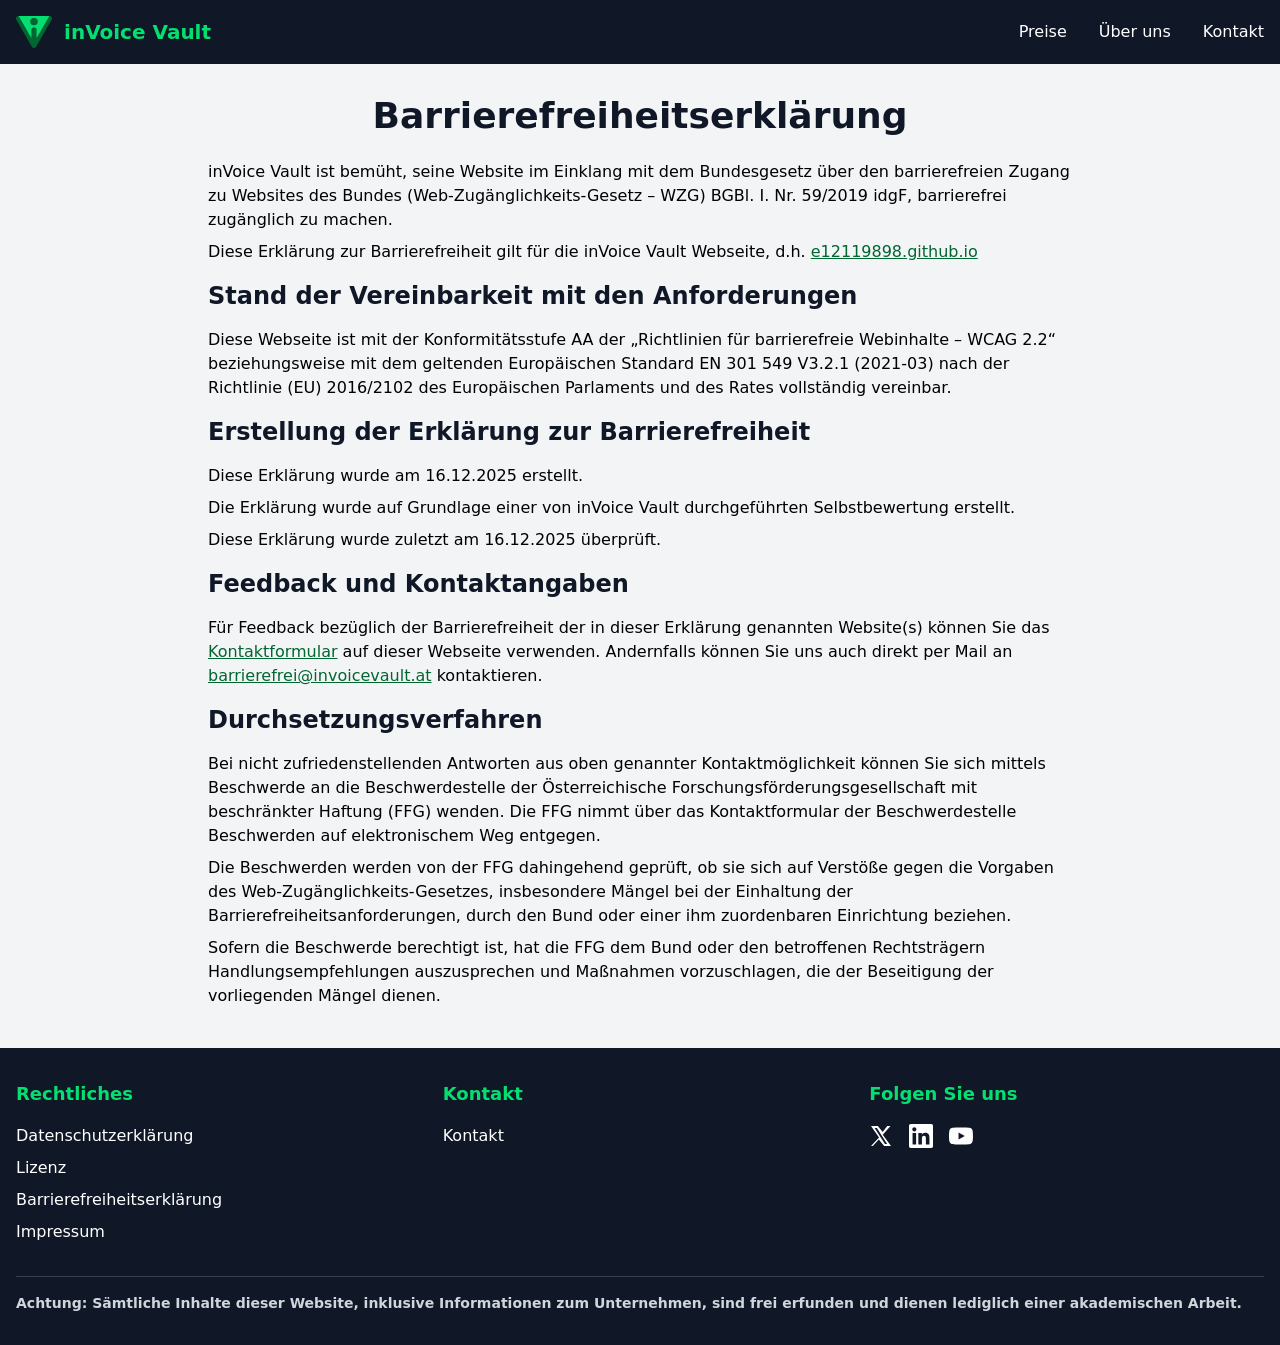
<file: legal/barrierefreiheit/index.html>
<!DOCTYPE html><html lang="de" data-astro-cid-sckkx6r4> <head><meta charset="UTF-8"><meta name="viewport" content="width=device-width"><link rel="icon" type="image/svg+xml" href="/favicon.svg"><meta name="generator" content="Astro v5.16.3"><title>Barrierefreiheit</title><style>/*! tailwindcss v4.1.17 | MIT License | https://tailwindcss.com */@layer properties{@supports (((-webkit-hyphens:none)) and (not (margin-trim:inline))) or ((-moz-orient:inline) and (not (color:rgb(from red r g b)))){*,:before,:after,::backdrop{--tw-rotate-x:initial;--tw-rotate-y:initial;--tw-rotate-z:initial;--tw-skew-x:initial;--tw-skew-y:initial;--tw-space-y-reverse:0;--tw-space-x-reverse:0;--tw-divide-y-reverse:0;--tw-border-style:solid;--tw-leading:initial;--tw-font-weight:initial;--tw-tracking:initial;--tw-shadow:0 0 #0000;--tw-shadow-color:initial;--tw-shadow-alpha:100%;--tw-inset-shadow:0 0 #0000;--tw-inset-shadow-color:initial;--tw-inset-shadow-alpha:100%;--tw-ring-color:initial;--tw-ring-shadow:0 0 #0000;--tw-inset-ring-color:initial;--tw-inset-ring-shadow:0 0 #0000;--tw-ring-inset:initial;--tw-ring-offset-width:0px;--tw-ring-offset-color:#fff;--tw-ring-offset-shadow:0 0 #0000;--tw-blur:initial;--tw-brightness:initial;--tw-contrast:initial;--tw-grayscale:initial;--tw-hue-rotate:initial;--tw-invert:initial;--tw-opacity:initial;--tw-saturate:initial;--tw-sepia:initial;--tw-drop-shadow:initial;--tw-drop-shadow-color:initial;--tw-drop-shadow-alpha:100%;--tw-drop-shadow-size:initial;--tw-backdrop-blur:initial;--tw-backdrop-brightness:initial;--tw-backdrop-contrast:initial;--tw-backdrop-grayscale:initial;--tw-backdrop-hue-rotate:initial;--tw-backdrop-invert:initial;--tw-backdrop-opacity:initial;--tw-backdrop-saturate:initial;--tw-backdrop-sepia:initial;--tw-duration:initial;--tw-content:""}}}@layer theme{:root,:host{--font-sans:ui-sans-serif,system-ui,sans-serif,"Apple Color Emoji","Segoe UI Emoji","Segoe UI Symbol","Noto Color Emoji";--font-mono:ui-monospace,SFMono-Regular,Menlo,Monaco,Consolas,"Liberation Mono","Courier New",monospace;--color-green-50:oklch(98.2% .018 155.826);--color-green-400:oklch(79.2% .209 151.711);--color-green-500:oklch(72.3% .219 149.579);--color-green-600:oklch(62.7% .194 149.214);--color-green-700:oklch(52.7% .154 150.069);--color-green-800:oklch(44.8% .119 151.328);--color-green-900:oklch(39.3% .095 152.535);--color-gray-100:oklch(96.7% .003 264.542);--color-gray-200:oklch(92.8% .006 264.531);--color-gray-300:oklch(87.2% .01 258.338);--color-gray-400:oklch(70.7% .022 261.325);--color-gray-500:oklch(55.1% .027 264.364);--color-gray-700:oklch(37.3% .034 259.733);--color-gray-800:oklch(27.8% .033 256.848);--color-gray-900:oklch(21% .034 264.665);--color-gray-950:oklch(13% .028 261.692);--color-white:#fff;--spacing:.25rem;--breakpoint-xl:80rem;--container-4xl:56rem;--container-6xl:72rem;--text-sm:.875rem;--text-sm--line-height:calc(1.25/.875);--text-base:1rem;--text-base--line-height: 1.5 ;--text-lg:1.125rem;--text-lg--line-height:calc(1.75/1.125);--text-xl:1.25rem;--text-xl--line-height:calc(1.75/1.25);--text-2xl:1.5rem;--text-2xl--line-height:calc(2/1.5);--text-3xl:1.875rem;--text-3xl--line-height: 1.2 ;--text-4xl:2.25rem;--text-4xl--line-height:calc(2.5/2.25);--text-6xl:3.75rem;--text-6xl--line-height:1;--font-weight-normal:400;--font-weight-medium:500;--font-weight-semibold:600;--font-weight-bold:700;--font-weight-extrabold:800;--tracking-tight:-.025em;--leading-relaxed:1.625;--radius-md:.375rem;--radius-lg:.5rem;--radius-xl:.75rem;--default-transition-duration:.15s;--default-transition-timing-function:cubic-bezier(.4,0,.2,1);--default-font-family:var(--font-sans);--default-mono-font-family:var(--font-mono)}}@layer base{*,:after,:before,::backdrop{box-sizing:border-box;border:0 solid;margin:0;padding:0}::file-selector-button{box-sizing:border-box;border:0 solid;margin:0;padding:0}html,:host{-webkit-text-size-adjust:100%;tab-size:4;line-height:1.5;font-family:var(--default-font-family,ui-sans-serif,system-ui,sans-serif,"Apple Color Emoji","Segoe UI Emoji","Segoe UI Symbol","Noto Color Emoji");font-feature-settings:var(--default-font-feature-settings,normal);font-variation-settings:var(--default-font-variation-settings,normal);-webkit-tap-highlight-color:transparent}hr{height:0;color:inherit;border-top-width:1px}abbr:where([title]){-webkit-text-decoration:underline dotted;text-decoration:underline dotted}h1,h2,h3,h4,h5,h6{font-size:inherit;font-weight:inherit}a{color:inherit;-webkit-text-decoration:inherit;text-decoration:inherit}b,strong{font-weight:bolder}code,kbd,samp,pre{font-family:var(--default-mono-font-family,ui-monospace,SFMono-Regular,Menlo,Monaco,Consolas,"Liberation Mono","Courier New",monospace);font-feature-settings:var(--default-mono-font-feature-settings,normal);font-variation-settings:var(--default-mono-font-variation-settings,normal);font-size:1em}small{font-size:80%}sub,sup{vertical-align:baseline;font-size:75%;line-height:0;position:relative}sub{bottom:-.25em}sup{top:-.5em}table{text-indent:0;border-color:inherit;border-collapse:collapse}:-moz-focusring{outline:auto}progress{vertical-align:baseline}summary{display:list-item}ol,ul,menu{list-style:none}img,svg,video,canvas,audio,iframe,embed,object{vertical-align:middle;display:block}img,video{max-width:100%;height:auto}button,input,select,optgroup,textarea{font:inherit;font-feature-settings:inherit;font-variation-settings:inherit;letter-spacing:inherit;color:inherit;opacity:1;background-color:#0000;border-radius:0}::file-selector-button{font:inherit;font-feature-settings:inherit;font-variation-settings:inherit;letter-spacing:inherit;color:inherit;opacity:1;background-color:#0000;border-radius:0}:where(select:is([multiple],[size])) optgroup{font-weight:bolder}:where(select:is([multiple],[size])) optgroup option{padding-inline-start:20px}::file-selector-button{margin-inline-end:4px}::placeholder{opacity:1}@supports (not ((-webkit-appearance:-apple-pay-button))) or (contain-intrinsic-size:1px){::placeholder{color:currentColor}@supports (color:color-mix(in lab,red,red)){::placeholder{color:color-mix(in oklab,currentcolor 50%,transparent)}}}textarea{resize:vertical}::-webkit-search-decoration{-webkit-appearance:none}::-webkit-date-and-time-value{min-height:1lh;text-align:inherit}::-webkit-datetime-edit{display:inline-flex}::-webkit-datetime-edit-fields-wrapper{padding:0}::-webkit-datetime-edit{padding-block:0}::-webkit-datetime-edit-year-field{padding-block:0}::-webkit-datetime-edit-month-field{padding-block:0}::-webkit-datetime-edit-day-field{padding-block:0}::-webkit-datetime-edit-hour-field{padding-block:0}::-webkit-datetime-edit-minute-field{padding-block:0}::-webkit-datetime-edit-second-field{padding-block:0}::-webkit-datetime-edit-millisecond-field{padding-block:0}::-webkit-datetime-edit-meridiem-field{padding-block:0}::-webkit-calendar-picker-indicator{line-height:1}:-moz-ui-invalid{box-shadow:none}button,input:where([type=button],[type=reset],[type=submit]){appearance:button}::file-selector-button{appearance:button}::-webkit-inner-spin-button{height:auto}::-webkit-outer-spin-button{height:auto}[hidden]:where(:not([hidden=until-found])){display:none!important}}@layer components;@layer utilities{.sr-only{clip-path:inset(50%);white-space:nowrap;border-width:0;width:1px;height:1px;margin:-1px;padding:0;position:absolute;overflow:hidden}.absolute{position:absolute}.relative{position:relative}.sticky{position:sticky}.top-0{top:calc(var(--spacing)*0)}.right-0{right:calc(var(--spacing)*0)}.z-10{z-index:10}.z-70{z-index:70}.order-2{order:2}.container{width:100%}@media(min-width:40rem){.container{max-width:40rem}}@media(min-width:48rem){.container{max-width:48rem}}@media(min-width:64rem){.container{max-width:64rem}}@media(min-width:80rem){.container{max-width:80rem}}@media(min-width:96rem){.container{max-width:96rem}}.m-320{margin:calc(var(--spacing)*320)}.mx-auto{margin-inline:auto}.my-4{margin-block:calc(var(--spacing)*4)}.mt-1{margin-top:calc(var(--spacing)*1)}.mt-2{margin-top:calc(var(--spacing)*2)}.mt-4{margin-top:calc(var(--spacing)*4)}.mt-6{margin-top:calc(var(--spacing)*6)}.mt-8{margin-top:calc(var(--spacing)*8)}.mt-10{margin-top:calc(var(--spacing)*10)}.mt-\[30px\]{margin-top:30px}.mb-2{margin-bottom:calc(var(--spacing)*2)}.mb-3{margin-bottom:calc(var(--spacing)*3)}.mb-4{margin-bottom:calc(var(--spacing)*4)}.mb-6{margin-bottom:calc(var(--spacing)*6)}.mb-8{margin-bottom:calc(var(--spacing)*8)}.mb-10{margin-bottom:calc(var(--spacing)*10)}.ml-2{margin-left:calc(var(--spacing)*2)}.block{display:block}.flex{display:flex}.grid{display:grid}.hidden{display:none}.inline-flex{display:inline-flex}.h-3\.5{height:calc(var(--spacing)*3.5)}.h-4{height:calc(var(--spacing)*4)}.h-6{height:calc(var(--spacing)*6)}.h-8{height:calc(var(--spacing)*8)}.h-64{height:calc(var(--spacing)*64)}.h-\[15em\]{height:15em}.h-\[130\%\]{height:130%}.h-max{height:max-content}.min-h-64{min-height:calc(var(--spacing)*64)}.w-3\.5{width:calc(var(--spacing)*3.5)}.w-4{width:calc(var(--spacing)*4)}.w-6{width:calc(var(--spacing)*6)}.w-7\/8{width:87.5%}.w-150{width:calc(var(--spacing)*150)}.w-\[15em\]{width:15em}.w-auto{width:auto}.w-full{width:100%}.max-w-4xl{max-width:var(--container-4xl)}.max-w-6xl{max-width:var(--container-6xl)}.max-w-full{max-width:100%}.max-w-screen-xl{max-width:var(--breakpoint-xl)}.grow{flex-grow:1}.transform{transform:var(--tw-rotate-x,)var(--tw-rotate-y,)var(--tw-rotate-z,)var(--tw-skew-x,)var(--tw-skew-y,)}.animate-\[fadeInUpwards_1s_ease-out\]{animation:1s ease-out fadeInUpwards}.cursor-pointer{cursor:pointer}.list-disc{list-style-type:disc}.list-none{list-style-type:none}.grid-cols-1{grid-template-columns:repeat(1,minmax(0,1fr))}.flex-col{flex-direction:column}.flex-row{flex-direction:row}.flex-wrap{flex-wrap:wrap}.items-center{align-items:center}.items-start{align-items:flex-start}.justify-between{justify-content:space-between}.justify-center{justify-content:center}.justify-end{justify-content:flex-end}.gap-4{gap:calc(var(--spacing)*4)}.gap-6{gap:calc(var(--spacing)*6)}.gap-8{gap:calc(var(--spacing)*8)}.gap-16{gap:calc(var(--spacing)*16)}:where(.space-y-1>:not(:last-child)){--tw-space-y-reverse:0;margin-block-start:calc(calc(var(--spacing)*1)*var(--tw-space-y-reverse));margin-block-end:calc(calc(var(--spacing)*1)*calc(1 - var(--tw-space-y-reverse)))}:where(.space-y-2>:not(:last-child)){--tw-space-y-reverse:0;margin-block-start:calc(calc(var(--spacing)*2)*var(--tw-space-y-reverse));margin-block-end:calc(calc(var(--spacing)*2)*calc(1 - var(--tw-space-y-reverse)))}:where(.space-y-4>:not(:last-child)){--tw-space-y-reverse:0;margin-block-start:calc(calc(var(--spacing)*4)*var(--tw-space-y-reverse));margin-block-end:calc(calc(var(--spacing)*4)*calc(1 - var(--tw-space-y-reverse)))}:where(.space-y-8>:not(:last-child)){--tw-space-y-reverse:0;margin-block-start:calc(calc(var(--spacing)*8)*var(--tw-space-y-reverse));margin-block-end:calc(calc(var(--spacing)*8)*calc(1 - var(--tw-space-y-reverse)))}:where(.space-x-3>:not(:last-child)){--tw-space-x-reverse:0;margin-inline-start:calc(calc(var(--spacing)*3)*var(--tw-space-x-reverse));margin-inline-end:calc(calc(var(--spacing)*3)*calc(1 - var(--tw-space-x-reverse)))}:where(.space-x-4>:not(:last-child)){--tw-space-x-reverse:0;margin-inline-start:calc(calc(var(--spacing)*4)*var(--tw-space-x-reverse));margin-inline-end:calc(calc(var(--spacing)*4)*calc(1 - var(--tw-space-x-reverse)))}:where(.space-x-8>:not(:last-child)){--tw-space-x-reverse:0;margin-inline-start:calc(calc(var(--spacing)*8)*var(--tw-space-x-reverse));margin-inline-end:calc(calc(var(--spacing)*8)*calc(1 - var(--tw-space-x-reverse)))}:where(.divide-y>:not(:last-child)){--tw-divide-y-reverse:0;border-bottom-style:var(--tw-border-style);border-top-style:var(--tw-border-style);border-top-width:calc(1px*var(--tw-divide-y-reverse));border-bottom-width:calc(1px*calc(1 - var(--tw-divide-y-reverse)))}:where(.divide-gray-200>:not(:last-child)){border-color:var(--color-gray-200)}.self-start{align-self:flex-start}.rounded{border-radius:.25rem}.rounded-lg{border-radius:var(--radius-lg)}.rounded-md{border-radius:var(--radius-md)}.rounded-xl{border-radius:var(--radius-xl)}.rounded-t-xl{border-top-left-radius:var(--radius-xl);border-top-right-radius:var(--radius-xl)}.border{border-style:var(--tw-border-style);border-width:1px}.border-t{border-top-style:var(--tw-border-style);border-top-width:1px}.border-gray-200{border-color:var(--color-gray-200)}.border-gray-300{border-color:var(--color-gray-300)}.border-gray-700{border-color:var(--color-gray-700)}.border-gray-800{border-color:var(--color-gray-800)}.border-gray-900{border-color:var(--color-gray-900)}.bg-\[\#05DF72\]{background-color:#05df72}.bg-gray-100{background-color:var(--color-gray-100)}.bg-gray-800{background-color:var(--color-gray-800)}.bg-gray-900{background-color:var(--color-gray-900)}.bg-gray-950{background-color:var(--color-gray-950)}.bg-green-500{background-color:var(--color-green-500)}.bg-green-700{background-color:var(--color-green-700)}.bg-white{background-color:var(--color-white)}.p-2{padding:calc(var(--spacing)*2)}.p-6{padding:calc(var(--spacing)*6)}.px-1{padding-inline:calc(var(--spacing)*1)}.px-3{padding-inline:calc(var(--spacing)*3)}.px-4{padding-inline:calc(var(--spacing)*4)}.px-5{padding-inline:calc(var(--spacing)*5)}.px-6{padding-inline:calc(var(--spacing)*6)}.px-8{padding-inline:calc(var(--spacing)*8)}.py-2{padding-block:calc(var(--spacing)*2)}.py-3{padding-block:calc(var(--spacing)*3)}.py-4{padding-block:calc(var(--spacing)*4)}.py-8{padding-block:calc(var(--spacing)*8)}.py-10{padding-block:calc(var(--spacing)*10)}.py-12{padding-block:calc(var(--spacing)*12)}.py-16{padding-block:calc(var(--spacing)*16)}.pt-4{padding-top:calc(var(--spacing)*4)}.pb-10{padding-bottom:calc(var(--spacing)*10)}.pl-5{padding-left:calc(var(--spacing)*5)}.text-center{text-align:center}.font-mono{font-family:var(--font-mono)}.text-2xl{font-size:var(--text-2xl);line-height:var(--tw-leading,var(--text-2xl--line-height))}.text-3xl{font-size:var(--text-3xl);line-height:var(--tw-leading,var(--text-3xl--line-height))}.text-4xl{font-size:var(--text-4xl);line-height:var(--tw-leading,var(--text-4xl--line-height))}.text-6xl{font-size:var(--text-6xl);line-height:var(--tw-leading,var(--text-6xl--line-height))}.text-base{font-size:var(--text-base);line-height:var(--tw-leading,var(--text-base--line-height))}.text-lg{font-size:var(--text-lg);line-height:var(--tw-leading,var(--text-lg--line-height))}.text-sm{font-size:var(--text-sm);line-height:var(--tw-leading,var(--text-sm--line-height))}.text-xl{font-size:var(--text-xl);line-height:var(--tw-leading,var(--text-xl--line-height))}.leading-none{--tw-leading:1;line-height:1}.leading-relaxed{--tw-leading:var(--leading-relaxed);line-height:var(--leading-relaxed)}.font-bold{--tw-font-weight:var(--font-weight-bold);font-weight:var(--font-weight-bold)}.font-extrabold{--tw-font-weight:var(--font-weight-extrabold);font-weight:var(--font-weight-extrabold)}.font-medium{--tw-font-weight:var(--font-weight-medium);font-weight:var(--font-weight-medium)}.font-normal{--tw-font-weight:var(--font-weight-normal);font-weight:var(--font-weight-normal)}.font-semibold{--tw-font-weight:var(--font-weight-semibold);font-weight:var(--font-weight-semibold)}.tracking-tight{--tw-tracking:var(--tracking-tight);letter-spacing:var(--tracking-tight)}.text-gray-300{color:var(--color-gray-300)}.text-gray-500{color:var(--color-gray-500)}.text-gray-700{color:var(--color-gray-700)}.text-gray-800{color:var(--color-gray-800)}.text-gray-900{color:var(--color-gray-900)}.text-green-400{color:var(--color-green-400)}.text-green-600{color:var(--color-green-600)}.text-green-700{color:var(--color-green-700)}.text-white{color:var(--color-white)}.not-italic{font-style:normal}.underline{text-decoration-line:underline}.shadow{--tw-shadow:0 1px 3px 0 var(--tw-shadow-color,#0000001a),0 1px 2px -1px var(--tw-shadow-color,#0000001a);box-shadow:var(--tw-inset-shadow),var(--tw-inset-ring-shadow),var(--tw-ring-offset-shadow),var(--tw-ring-shadow),var(--tw-shadow)}.shadow-lg{--tw-shadow:0 10px 15px -3px var(--tw-shadow-color,#0000001a),0 4px 6px -4px var(--tw-shadow-color,#0000001a);box-shadow:var(--tw-inset-shadow),var(--tw-inset-ring-shadow),var(--tw-ring-offset-shadow),var(--tw-ring-shadow),var(--tw-shadow)}.shadow-md{--tw-shadow:0 4px 6px -1px var(--tw-shadow-color,#0000001a),0 2px 4px -2px var(--tw-shadow-color,#0000001a);box-shadow:var(--tw-inset-shadow),var(--tw-inset-ring-shadow),var(--tw-ring-offset-shadow),var(--tw-ring-shadow),var(--tw-shadow)}.shadow-sm{--tw-shadow:0 1px 3px 0 var(--tw-shadow-color,#0000001a),0 1px 2px -1px var(--tw-shadow-color,#0000001a);box-shadow:var(--tw-inset-shadow),var(--tw-inset-ring-shadow),var(--tw-ring-offset-shadow),var(--tw-ring-shadow),var(--tw-shadow)}.shadow-xl{--tw-shadow:0 20px 25px -5px var(--tw-shadow-color,#0000001a),0 8px 10px -6px var(--tw-shadow-color,#0000001a);box-shadow:var(--tw-inset-shadow),var(--tw-inset-ring-shadow),var(--tw-ring-offset-shadow),var(--tw-ring-shadow),var(--tw-shadow)}.filter{filter:var(--tw-blur,)var(--tw-brightness,)var(--tw-contrast,)var(--tw-grayscale,)var(--tw-hue-rotate,)var(--tw-invert,)var(--tw-saturate,)var(--tw-sepia,)var(--tw-drop-shadow,)}.backdrop-filter{-webkit-backdrop-filter:var(--tw-backdrop-blur,)var(--tw-backdrop-brightness,)var(--tw-backdrop-contrast,)var(--tw-backdrop-grayscale,)var(--tw-backdrop-hue-rotate,)var(--tw-backdrop-invert,)var(--tw-backdrop-opacity,)var(--tw-backdrop-saturate,)var(--tw-backdrop-sepia,);backdrop-filter:var(--tw-backdrop-blur,)var(--tw-backdrop-brightness,)var(--tw-backdrop-contrast,)var(--tw-backdrop-grayscale,)var(--tw-backdrop-hue-rotate,)var(--tw-backdrop-invert,)var(--tw-backdrop-opacity,)var(--tw-backdrop-saturate,)var(--tw-backdrop-sepia,)}.transition{transition-property:color,background-color,border-color,outline-color,text-decoration-color,fill,stroke,--tw-gradient-from,--tw-gradient-via,--tw-gradient-to,opacity,box-shadow,transform,translate,scale,rotate,filter,-webkit-backdrop-filter,backdrop-filter,display,content-visibility,overlay,pointer-events;transition-timing-function:var(--tw-ease,var(--default-transition-timing-function));transition-duration:var(--tw-duration,var(--default-transition-duration))}.transition-colors{transition-property:color,background-color,border-color,outline-color,text-decoration-color,fill,stroke,--tw-gradient-from,--tw-gradient-via,--tw-gradient-to;transition-timing-function:var(--tw-ease,var(--default-transition-timing-function));transition-duration:var(--tw-duration,var(--default-transition-duration))}.duration-200{--tw-duration:.2s;transition-duration:.2s}.duration-300{--tw-duration:.3s;transition-duration:.3s}.select-none{-webkit-user-select:none;user-select:none}.after\:absolute:after{content:var(--tw-content);position:absolute}.after\:-bottom-0\.5:after{content:var(--tw-content);bottom:calc(var(--spacing)*-.5)}.after\:left-0:after{content:var(--tw-content);left:calc(var(--spacing)*0)}.after\:h-0\.5:after{content:var(--tw-content);height:calc(var(--spacing)*.5)}.after\:w-0:after{content:var(--tw-content);width:calc(var(--spacing)*0)}.after\:bg-green-500:after{content:var(--tw-content);background-color:var(--color-green-500)}.after\:transition-all:after{content:var(--tw-content);transition-property:all;transition-timing-function:var(--tw-ease,var(--default-transition-timing-function));transition-duration:var(--tw-duration,var(--default-transition-duration))}.after\:duration-300:after{content:var(--tw-content);--tw-duration:.3s;transition-duration:.3s}.after\:content-\[\'\'\]:after{--tw-content:"";content:var(--tw-content)}@media(hover:hover){.hover\:bg-gray-700:hover{background-color:var(--color-gray-700)}.hover\:bg-green-50:hover{background-color:var(--color-green-50)}.hover\:bg-green-600:hover{background-color:var(--color-green-600)}.hover\:bg-green-800:hover{background-color:var(--color-green-800)}.hover\:text-green-800:hover{color:var(--color-green-800)}.hover\:text-white:hover{color:var(--color-white)}.hover\:after\:w-full:hover:after{content:var(--tw-content);width:100%}}.focus\:border-green-500:focus{border-color:var(--color-green-500)}.focus\:border-green-600:focus{border-color:var(--color-green-600)}.focus\:ring-2:focus{--tw-ring-shadow:var(--tw-ring-inset,)0 0 0 calc(2px + var(--tw-ring-offset-width))var(--tw-ring-color,currentcolor);box-shadow:var(--tw-inset-shadow),var(--tw-inset-ring-shadow),var(--tw-ring-offset-shadow),var(--tw-ring-shadow),var(--tw-shadow)}.focus\:ring-4:focus{--tw-ring-shadow:var(--tw-ring-inset,)0 0 0 calc(4px + var(--tw-ring-offset-width))var(--tw-ring-color,currentcolor);box-shadow:var(--tw-inset-shadow),var(--tw-inset-ring-shadow),var(--tw-ring-offset-shadow),var(--tw-ring-shadow),var(--tw-shadow)}.focus\:ring-green-500:focus{--tw-ring-color:var(--color-green-500)}.focus\:ring-green-600:focus{--tw-ring-color:var(--color-green-600)}.focus\:ring-green-900:focus{--tw-ring-color:var(--color-green-900)}.focus\:ring-offset-2:focus{--tw-ring-offset-width:2px;--tw-ring-offset-shadow:var(--tw-ring-inset,)0 0 0 var(--tw-ring-offset-width)var(--tw-ring-offset-color)}.focus\:outline-none:focus{--tw-outline-style:none;outline-style:none}.focus\:after\:w-full:focus:after{content:var(--tw-content);width:100%}@media(min-width:40rem){.sm\:col-span-2{grid-column:span 2/span 2}.sm\:grid-cols-2{grid-template-columns:repeat(2,minmax(0,1fr))}.sm\:flex-row{flex-direction:row}.sm\:justify-center{justify-content:center}:where(.sm\:space-y-0>:not(:last-child)){--tw-space-y-reverse:0;margin-block-start:calc(calc(var(--spacing)*0)*var(--tw-space-y-reverse));margin-block-end:calc(calc(var(--spacing)*0)*calc(1 - var(--tw-space-y-reverse)))}:where(.sm\:space-x-4>:not(:last-child)){--tw-space-x-reverse:0;margin-inline-start:calc(calc(var(--spacing)*4)*var(--tw-space-x-reverse));margin-inline-end:calc(calc(var(--spacing)*4)*calc(1 - var(--tw-space-x-reverse)))}.sm\:px-16{padding-inline:calc(var(--spacing)*16)}}@media(min-width:48rem){.md\:-order-1{order:-1}.md\:order-1{order:1}.md\:flex{display:flex}.md\:hidden{display:none}.md\:h-80{height:calc(var(--spacing)*80)}.md\:grid-cols-2{grid-template-columns:repeat(2,minmax(0,1fr))}.md\:text-4xl{font-size:var(--text-4xl);line-height:var(--tw-leading,var(--text-4xl--line-height))}}@media(min-width:64rem){.lg\:col-span-2{grid-column:span 2/span 2}.lg\:grid-cols-3{grid-template-columns:repeat(3,minmax(0,1fr))}.lg\:px-48{padding-inline:calc(var(--spacing)*48)}.lg\:py-16{padding-block:calc(var(--spacing)*16)}.lg\:py-20{padding-block:calc(var(--spacing)*20)}.lg\:pb-20{padding-bottom:calc(var(--spacing)*20)}.lg\:text-xl{font-size:var(--text-xl);line-height:var(--tw-leading,var(--text-xl--line-height))}}@media(prefers-color-scheme:dark){.dark\:border-gray-700{border-color:var(--color-gray-700)}.dark\:bg-gray-800{background-color:var(--color-gray-800)}.dark\:text-gray-400{color:var(--color-gray-400)}.dark\:text-white{color:var(--color-white)}@media(hover:hover){.dark\:hover\:bg-gray-700:hover{background-color:var(--color-gray-700)}}}}main ul li{margin-left:calc(var(--spacing)*8);list-style-type:disc}main input[type=text],main input[type=email],main input[type=password],main textarea{border-radius:var(--radius-md);background-color:var(--color-white);width:100%;padding:calc(var(--spacing)*1);--tw-shadow:0 4px 6px -1px var(--tw-shadow-color,#0000001a),0 2px 4px -2px var(--tw-shadow-color,#0000001a);box-shadow:var(--tw-inset-shadow),var(--tw-inset-ring-shadow),var(--tw-ring-offset-shadow),var(--tw-ring-shadow),var(--tw-shadow)}:is(main input[type=text],main input[type=email],main input[type=password],main textarea):focus{border-style:var(--tw-border-style);border-width:1px;border-color:var(--color-gray-900)}main button{cursor:pointer;border-radius:var(--radius-lg);background-color:var(--color-green-700);padding-inline:calc(var(--spacing)*5);padding-block:calc(var(--spacing)*3);text-align:center;font-size:var(--text-base);line-height:var(--tw-leading,var(--text-base--line-height));--tw-font-weight:var(--font-weight-medium);font-weight:var(--font-weight-medium);color:var(--color-white);justify-content:center;align-items:center;display:flex}@media(hover:hover){main button:hover{background-color:var(--color-green-800)}}main button:focus{--tw-ring-shadow:var(--tw-ring-inset,)0 0 0 calc(4px + var(--tw-ring-offset-width))var(--tw-ring-color,currentcolor);box-shadow:var(--tw-inset-shadow),var(--tw-inset-ring-shadow),var(--tw-ring-offset-shadow),var(--tw-ring-shadow),var(--tw-shadow);--tw-ring-color:var(--color-green-900)}.alt-container{background-color:var(--color-gray-100);padding-inline:calc(var(--spacing)*2);padding-block:calc(var(--spacing)*4)}.alt-container h1{margin-bottom:calc(var(--spacing)*4);font-size:var(--text-4xl);line-height:var(--tw-leading,var(--text-4xl--line-height));--tw-font-weight:var(--font-weight-extrabold);font-weight:var(--font-weight-extrabold);color:var(--color-gray-900)}@keyframes fadeInUpwards{0%{opacity:0;transform:translateY(0)}to{opacity:1;transform:translateY(-30px)}}@property --tw-rotate-x{syntax:"*";inherits:false}@property --tw-rotate-y{syntax:"*";inherits:false}@property --tw-rotate-z{syntax:"*";inherits:false}@property --tw-skew-x{syntax:"*";inherits:false}@property --tw-skew-y{syntax:"*";inherits:false}@property --tw-space-y-reverse{syntax:"*";inherits:false;initial-value:0}@property --tw-space-x-reverse{syntax:"*";inherits:false;initial-value:0}@property --tw-divide-y-reverse{syntax:"*";inherits:false;initial-value:0}@property --tw-border-style{syntax:"*";inherits:false;initial-value:solid}@property --tw-leading{syntax:"*";inherits:false}@property --tw-font-weight{syntax:"*";inherits:false}@property --tw-tracking{syntax:"*";inherits:false}@property --tw-shadow{syntax:"*";inherits:false;initial-value:0 0 #0000}@property --tw-shadow-color{syntax:"*";inherits:false}@property --tw-shadow-alpha{syntax:"<percentage>";inherits:false;initial-value:100%}@property --tw-inset-shadow{syntax:"*";inherits:false;initial-value:0 0 #0000}@property --tw-inset-shadow-color{syntax:"*";inherits:false}@property --tw-inset-shadow-alpha{syntax:"<percentage>";inherits:false;initial-value:100%}@property --tw-ring-color{syntax:"*";inherits:false}@property --tw-ring-shadow{syntax:"*";inherits:false;initial-value:0 0 #0000}@property --tw-inset-ring-color{syntax:"*";inherits:false}@property --tw-inset-ring-shadow{syntax:"*";inherits:false;initial-value:0 0 #0000}@property --tw-ring-inset{syntax:"*";inherits:false}@property --tw-ring-offset-width{syntax:"<length>";inherits:false;initial-value:0}@property --tw-ring-offset-color{syntax:"*";inherits:false;initial-value:#fff}@property --tw-ring-offset-shadow{syntax:"*";inherits:false;initial-value:0 0 #0000}@property --tw-blur{syntax:"*";inherits:false}@property --tw-brightness{syntax:"*";inherits:false}@property --tw-contrast{syntax:"*";inherits:false}@property --tw-grayscale{syntax:"*";inherits:false}@property --tw-hue-rotate{syntax:"*";inherits:false}@property --tw-invert{syntax:"*";inherits:false}@property --tw-opacity{syntax:"*";inherits:false}@property --tw-saturate{syntax:"*";inherits:false}@property --tw-sepia{syntax:"*";inherits:false}@property --tw-drop-shadow{syntax:"*";inherits:false}@property --tw-drop-shadow-color{syntax:"*";inherits:false}@property --tw-drop-shadow-alpha{syntax:"<percentage>";inherits:false;initial-value:100%}@property --tw-drop-shadow-size{syntax:"*";inherits:false}@property --tw-backdrop-blur{syntax:"*";inherits:false}@property --tw-backdrop-brightness{syntax:"*";inherits:false}@property --tw-backdrop-contrast{syntax:"*";inherits:false}@property --tw-backdrop-grayscale{syntax:"*";inherits:false}@property --tw-backdrop-hue-rotate{syntax:"*";inherits:false}@property --tw-backdrop-invert{syntax:"*";inherits:false}@property --tw-backdrop-opacity{syntax:"*";inherits:false}@property --tw-backdrop-saturate{syntax:"*";inherits:false}@property --tw-backdrop-sepia{syntax:"*";inherits:false}@property --tw-duration{syntax:"*";inherits:false}@property --tw-content{syntax:"*";inherits:false;initial-value:""}html,body{margin:0;width:100%}
/*! tailwindcss v4.1.17 | MIT License | https://tailwindcss.com */@layer properties{@supports (((-webkit-hyphens:none)) and (not (margin-trim:inline))) or ((-moz-orient:inline) and (not (color:rgb(from red r g b)))){*,:before,:after,::backdrop{--tw-rotate-x:initial;--tw-rotate-y:initial;--tw-rotate-z:initial;--tw-skew-x:initial;--tw-skew-y:initial;--tw-space-y-reverse:0;--tw-space-x-reverse:0;--tw-divide-y-reverse:0;--tw-border-style:solid;--tw-leading:initial;--tw-font-weight:initial;--tw-tracking:initial;--tw-shadow:0 0 #0000;--tw-shadow-color:initial;--tw-shadow-alpha:100%;--tw-inset-shadow:0 0 #0000;--tw-inset-shadow-color:initial;--tw-inset-shadow-alpha:100%;--tw-ring-color:initial;--tw-ring-shadow:0 0 #0000;--tw-inset-ring-color:initial;--tw-inset-ring-shadow:0 0 #0000;--tw-ring-inset:initial;--tw-ring-offset-width:0px;--tw-ring-offset-color:#fff;--tw-ring-offset-shadow:0 0 #0000;--tw-blur:initial;--tw-brightness:initial;--tw-contrast:initial;--tw-grayscale:initial;--tw-hue-rotate:initial;--tw-invert:initial;--tw-opacity:initial;--tw-saturate:initial;--tw-sepia:initial;--tw-drop-shadow:initial;--tw-drop-shadow-color:initial;--tw-drop-shadow-alpha:100%;--tw-drop-shadow-size:initial;--tw-backdrop-blur:initial;--tw-backdrop-brightness:initial;--tw-backdrop-contrast:initial;--tw-backdrop-grayscale:initial;--tw-backdrop-hue-rotate:initial;--tw-backdrop-invert:initial;--tw-backdrop-opacity:initial;--tw-backdrop-saturate:initial;--tw-backdrop-sepia:initial;--tw-duration:initial;--tw-content:""}}}@layer theme{:root,:host{--font-sans:ui-sans-serif,system-ui,sans-serif,"Apple Color Emoji","Segoe UI Emoji","Segoe UI Symbol","Noto Color Emoji";--font-mono:ui-monospace,SFMono-Regular,Menlo,Monaco,Consolas,"Liberation Mono","Courier New",monospace;--color-green-50:oklch(98.2% .018 155.826);--color-green-400:oklch(79.2% .209 151.711);--color-green-500:oklch(72.3% .219 149.579);--color-green-600:oklch(62.7% .194 149.214);--color-green-700:oklch(52.7% .154 150.069);--color-green-800:oklch(44.8% .119 151.328);--color-green-900:oklch(39.3% .095 152.535);--color-gray-100:oklch(96.7% .003 264.542);--color-gray-200:oklch(92.8% .006 264.531);--color-gray-300:oklch(87.2% .01 258.338);--color-gray-400:oklch(70.7% .022 261.325);--color-gray-500:oklch(55.1% .027 264.364);--color-gray-700:oklch(37.3% .034 259.733);--color-gray-800:oklch(27.8% .033 256.848);--color-gray-900:oklch(21% .034 264.665);--color-gray-950:oklch(13% .028 261.692);--color-white:#fff;--spacing:.25rem;--breakpoint-xl:80rem;--container-4xl:56rem;--container-6xl:72rem;--text-sm:.875rem;--text-sm--line-height:calc(1.25/.875);--text-base:1rem;--text-base--line-height: 1.5 ;--text-lg:1.125rem;--text-lg--line-height:calc(1.75/1.125);--text-xl:1.25rem;--text-xl--line-height:calc(1.75/1.25);--text-2xl:1.5rem;--text-2xl--line-height:calc(2/1.5);--text-3xl:1.875rem;--text-3xl--line-height: 1.2 ;--text-4xl:2.25rem;--text-4xl--line-height:calc(2.5/2.25);--text-6xl:3.75rem;--text-6xl--line-height:1;--font-weight-normal:400;--font-weight-medium:500;--font-weight-semibold:600;--font-weight-bold:700;--font-weight-extrabold:800;--tracking-tight:-.025em;--leading-relaxed:1.625;--radius-md:.375rem;--radius-lg:.5rem;--radius-xl:.75rem;--default-transition-duration:.15s;--default-transition-timing-function:cubic-bezier(.4,0,.2,1);--default-font-family:var(--font-sans);--default-mono-font-family:var(--font-mono)}}@layer base{*,:after,:before,::backdrop{box-sizing:border-box;border:0 solid;margin:0;padding:0}::file-selector-button{box-sizing:border-box;border:0 solid;margin:0;padding:0}html,:host{-webkit-text-size-adjust:100%;tab-size:4;line-height:1.5;font-family:var(--default-font-family,ui-sans-serif,system-ui,sans-serif,"Apple Color Emoji","Segoe UI Emoji","Segoe UI Symbol","Noto Color Emoji");font-feature-settings:var(--default-font-feature-settings,normal);font-variation-settings:var(--default-font-variation-settings,normal);-webkit-tap-highlight-color:transparent}hr{height:0;color:inherit;border-top-width:1px}abbr:where([title]){-webkit-text-decoration:underline dotted;text-decoration:underline dotted}h1,h2,h3,h4,h5,h6{font-size:inherit;font-weight:inherit}a{color:inherit;-webkit-text-decoration:inherit;text-decoration:inherit}b,strong{font-weight:bolder}code,kbd,samp,pre{font-family:var(--default-mono-font-family,ui-monospace,SFMono-Regular,Menlo,Monaco,Consolas,"Liberation Mono","Courier New",monospace);font-feature-settings:var(--default-mono-font-feature-settings,normal);font-variation-settings:var(--default-mono-font-variation-settings,normal);font-size:1em}small{font-size:80%}sub,sup{vertical-align:baseline;font-size:75%;line-height:0;position:relative}sub{bottom:-.25em}sup{top:-.5em}table{text-indent:0;border-color:inherit;border-collapse:collapse}:-moz-focusring{outline:auto}progress{vertical-align:baseline}summary{display:list-item}ol,ul,menu{list-style:none}img,svg,video,canvas,audio,iframe,embed,object{vertical-align:middle;display:block}img,video{max-width:100%;height:auto}button,input,select,optgroup,textarea{font:inherit;font-feature-settings:inherit;font-variation-settings:inherit;letter-spacing:inherit;color:inherit;opacity:1;background-color:#0000;border-radius:0}::file-selector-button{font:inherit;font-feature-settings:inherit;font-variation-settings:inherit;letter-spacing:inherit;color:inherit;opacity:1;background-color:#0000;border-radius:0}:where(select:is([multiple],[size])) optgroup{font-weight:bolder}:where(select:is([multiple],[size])) optgroup option{padding-inline-start:20px}::file-selector-button{margin-inline-end:4px}::placeholder{opacity:1}@supports (not ((-webkit-appearance:-apple-pay-button))) or (contain-intrinsic-size:1px){::placeholder{color:currentColor}@supports (color:color-mix(in lab,red,red)){::placeholder{color:color-mix(in oklab,currentcolor 50%,transparent)}}}textarea{resize:vertical}::-webkit-search-decoration{-webkit-appearance:none}::-webkit-date-and-time-value{min-height:1lh;text-align:inherit}::-webkit-datetime-edit{display:inline-flex}::-webkit-datetime-edit-fields-wrapper{padding:0}::-webkit-datetime-edit{padding-block:0}::-webkit-datetime-edit-year-field{padding-block:0}::-webkit-datetime-edit-month-field{padding-block:0}::-webkit-datetime-edit-day-field{padding-block:0}::-webkit-datetime-edit-hour-field{padding-block:0}::-webkit-datetime-edit-minute-field{padding-block:0}::-webkit-datetime-edit-second-field{padding-block:0}::-webkit-datetime-edit-millisecond-field{padding-block:0}::-webkit-datetime-edit-meridiem-field{padding-block:0}::-webkit-calendar-picker-indicator{line-height:1}:-moz-ui-invalid{box-shadow:none}button,input:where([type=button],[type=reset],[type=submit]){appearance:button}::file-selector-button{appearance:button}::-webkit-inner-spin-button{height:auto}::-webkit-outer-spin-button{height:auto}[hidden]:where(:not([hidden=until-found])){display:none!important}}@layer components;@layer utilities{.sr-only{clip-path:inset(50%);white-space:nowrap;border-width:0;width:1px;height:1px;margin:-1px;padding:0;position:absolute;overflow:hidden}.absolute{position:absolute}.relative{position:relative}.sticky{position:sticky}.top-0{top:calc(var(--spacing)*0)}.right-0{right:calc(var(--spacing)*0)}.z-10{z-index:10}.z-70{z-index:70}.order-2{order:2}.container{width:100%}@media(min-width:40rem){.container{max-width:40rem}}@media(min-width:48rem){.container{max-width:48rem}}@media(min-width:64rem){.container{max-width:64rem}}@media(min-width:80rem){.container{max-width:80rem}}@media(min-width:96rem){.container{max-width:96rem}}.m-320{margin:calc(var(--spacing)*320)}.mx-auto{margin-inline:auto}.my-4{margin-block:calc(var(--spacing)*4)}.mt-1{margin-top:calc(var(--spacing)*1)}.mt-2{margin-top:calc(var(--spacing)*2)}.mt-4{margin-top:calc(var(--spacing)*4)}.mt-6{margin-top:calc(var(--spacing)*6)}.mt-8{margin-top:calc(var(--spacing)*8)}.mt-10{margin-top:calc(var(--spacing)*10)}.mt-\[30px\]{margin-top:30px}.mb-2{margin-bottom:calc(var(--spacing)*2)}.mb-3{margin-bottom:calc(var(--spacing)*3)}.mb-4{margin-bottom:calc(var(--spacing)*4)}.mb-6{margin-bottom:calc(var(--spacing)*6)}.mb-8{margin-bottom:calc(var(--spacing)*8)}.mb-10{margin-bottom:calc(var(--spacing)*10)}.ml-2{margin-left:calc(var(--spacing)*2)}.block{display:block}.flex{display:flex}.grid{display:grid}.hidden{display:none}.inline-flex{display:inline-flex}.h-3\.5{height:calc(var(--spacing)*3.5)}.h-4{height:calc(var(--spacing)*4)}.h-6{height:calc(var(--spacing)*6)}.h-8{height:calc(var(--spacing)*8)}.h-64{height:calc(var(--spacing)*64)}.h-\[15em\]{height:15em}.h-\[130\%\]{height:130%}.h-max{height:max-content}.min-h-64{min-height:calc(var(--spacing)*64)}.w-3\.5{width:calc(var(--spacing)*3.5)}.w-4{width:calc(var(--spacing)*4)}.w-6{width:calc(var(--spacing)*6)}.w-7\/8{width:87.5%}.w-150{width:calc(var(--spacing)*150)}.w-\[15em\]{width:15em}.w-auto{width:auto}.w-full{width:100%}.max-w-4xl{max-width:var(--container-4xl)}.max-w-6xl{max-width:var(--container-6xl)}.max-w-full{max-width:100%}.max-w-screen-xl{max-width:var(--breakpoint-xl)}.grow{flex-grow:1}.transform{transform:var(--tw-rotate-x,)var(--tw-rotate-y,)var(--tw-rotate-z,)var(--tw-skew-x,)var(--tw-skew-y,)}.animate-\[fadeInUpwards_1s_ease-out\]{animation:1s ease-out fadeInUpwards}.cursor-pointer{cursor:pointer}.list-disc{list-style-type:disc}.list-none{list-style-type:none}.grid-cols-1{grid-template-columns:repeat(1,minmax(0,1fr))}.flex-col{flex-direction:column}.flex-row{flex-direction:row}.flex-wrap{flex-wrap:wrap}.items-center{align-items:center}.items-start{align-items:flex-start}.justify-between{justify-content:space-between}.justify-center{justify-content:center}.justify-end{justify-content:flex-end}.gap-4{gap:calc(var(--spacing)*4)}.gap-6{gap:calc(var(--spacing)*6)}.gap-8{gap:calc(var(--spacing)*8)}.gap-16{gap:calc(var(--spacing)*16)}:where(.space-y-1>:not(:last-child)){--tw-space-y-reverse:0;margin-block-start:calc(calc(var(--spacing)*1)*var(--tw-space-y-reverse));margin-block-end:calc(calc(var(--spacing)*1)*calc(1 - var(--tw-space-y-reverse)))}:where(.space-y-2>:not(:last-child)){--tw-space-y-reverse:0;margin-block-start:calc(calc(var(--spacing)*2)*var(--tw-space-y-reverse));margin-block-end:calc(calc(var(--spacing)*2)*calc(1 - var(--tw-space-y-reverse)))}:where(.space-y-4>:not(:last-child)){--tw-space-y-reverse:0;margin-block-start:calc(calc(var(--spacing)*4)*var(--tw-space-y-reverse));margin-block-end:calc(calc(var(--spacing)*4)*calc(1 - var(--tw-space-y-reverse)))}:where(.space-y-8>:not(:last-child)){--tw-space-y-reverse:0;margin-block-start:calc(calc(var(--spacing)*8)*var(--tw-space-y-reverse));margin-block-end:calc(calc(var(--spacing)*8)*calc(1 - var(--tw-space-y-reverse)))}:where(.space-x-3>:not(:last-child)){--tw-space-x-reverse:0;margin-inline-start:calc(calc(var(--spacing)*3)*var(--tw-space-x-reverse));margin-inline-end:calc(calc(var(--spacing)*3)*calc(1 - var(--tw-space-x-reverse)))}:where(.space-x-4>:not(:last-child)){--tw-space-x-reverse:0;margin-inline-start:calc(calc(var(--spacing)*4)*var(--tw-space-x-reverse));margin-inline-end:calc(calc(var(--spacing)*4)*calc(1 - var(--tw-space-x-reverse)))}:where(.space-x-8>:not(:last-child)){--tw-space-x-reverse:0;margin-inline-start:calc(calc(var(--spacing)*8)*var(--tw-space-x-reverse));margin-inline-end:calc(calc(var(--spacing)*8)*calc(1 - var(--tw-space-x-reverse)))}:where(.divide-y>:not(:last-child)){--tw-divide-y-reverse:0;border-bottom-style:var(--tw-border-style);border-top-style:var(--tw-border-style);border-top-width:calc(1px*var(--tw-divide-y-reverse));border-bottom-width:calc(1px*calc(1 - var(--tw-divide-y-reverse)))}:where(.divide-gray-200>:not(:last-child)){border-color:var(--color-gray-200)}.self-start{align-self:flex-start}.rounded{border-radius:.25rem}.rounded-lg{border-radius:var(--radius-lg)}.rounded-md{border-radius:var(--radius-md)}.rounded-xl{border-radius:var(--radius-xl)}.rounded-t-xl{border-top-left-radius:var(--radius-xl);border-top-right-radius:var(--radius-xl)}.border{border-style:var(--tw-border-style);border-width:1px}.border-t{border-top-style:var(--tw-border-style);border-top-width:1px}.border-gray-200{border-color:var(--color-gray-200)}.border-gray-300{border-color:var(--color-gray-300)}.border-gray-700{border-color:var(--color-gray-700)}.border-gray-800{border-color:var(--color-gray-800)}.border-gray-900{border-color:var(--color-gray-900)}.bg-\[\#05DF72\]{background-color:#05df72}.bg-gray-100{background-color:var(--color-gray-100)}.bg-gray-800{background-color:var(--color-gray-800)}.bg-gray-900{background-color:var(--color-gray-900)}.bg-gray-950{background-color:var(--color-gray-950)}.bg-green-500{background-color:var(--color-green-500)}.bg-green-700{background-color:var(--color-green-700)}.bg-white{background-color:var(--color-white)}.p-2{padding:calc(var(--spacing)*2)}.p-6{padding:calc(var(--spacing)*6)}.px-1{padding-inline:calc(var(--spacing)*1)}.px-3{padding-inline:calc(var(--spacing)*3)}.px-4{padding-inline:calc(var(--spacing)*4)}.px-5{padding-inline:calc(var(--spacing)*5)}.px-6{padding-inline:calc(var(--spacing)*6)}.px-8{padding-inline:calc(var(--spacing)*8)}.py-2{padding-block:calc(var(--spacing)*2)}.py-3{padding-block:calc(var(--spacing)*3)}.py-4{padding-block:calc(var(--spacing)*4)}.py-8{padding-block:calc(var(--spacing)*8)}.py-10{padding-block:calc(var(--spacing)*10)}.py-12{padding-block:calc(var(--spacing)*12)}.py-16{padding-block:calc(var(--spacing)*16)}.pt-4{padding-top:calc(var(--spacing)*4)}.pb-10{padding-bottom:calc(var(--spacing)*10)}.pl-5{padding-left:calc(var(--spacing)*5)}.text-center{text-align:center}.font-mono{font-family:var(--font-mono)}.text-2xl{font-size:var(--text-2xl);line-height:var(--tw-leading,var(--text-2xl--line-height))}.text-3xl{font-size:var(--text-3xl);line-height:var(--tw-leading,var(--text-3xl--line-height))}.text-4xl{font-size:var(--text-4xl);line-height:var(--tw-leading,var(--text-4xl--line-height))}.text-6xl{font-size:var(--text-6xl);line-height:var(--tw-leading,var(--text-6xl--line-height))}.text-base{font-size:var(--text-base);line-height:var(--tw-leading,var(--text-base--line-height))}.text-lg{font-size:var(--text-lg);line-height:var(--tw-leading,var(--text-lg--line-height))}.text-sm{font-size:var(--text-sm);line-height:var(--tw-leading,var(--text-sm--line-height))}.text-xl{font-size:var(--text-xl);line-height:var(--tw-leading,var(--text-xl--line-height))}.leading-none{--tw-leading:1;line-height:1}.leading-relaxed{--tw-leading:var(--leading-relaxed);line-height:var(--leading-relaxed)}.font-bold{--tw-font-weight:var(--font-weight-bold);font-weight:var(--font-weight-bold)}.font-extrabold{--tw-font-weight:var(--font-weight-extrabold);font-weight:var(--font-weight-extrabold)}.font-medium{--tw-font-weight:var(--font-weight-medium);font-weight:var(--font-weight-medium)}.font-normal{--tw-font-weight:var(--font-weight-normal);font-weight:var(--font-weight-normal)}.font-semibold{--tw-font-weight:var(--font-weight-semibold);font-weight:var(--font-weight-semibold)}.tracking-tight{--tw-tracking:var(--tracking-tight);letter-spacing:var(--tracking-tight)}.text-gray-300{color:var(--color-gray-300)}.text-gray-500{color:var(--color-gray-500)}.text-gray-700{color:var(--color-gray-700)}.text-gray-800{color:var(--color-gray-800)}.text-gray-900{color:var(--color-gray-900)}.text-green-400{color:var(--color-green-400)}.text-green-600{color:var(--color-green-600)}.text-green-700{color:var(--color-green-700)}.text-white{color:var(--color-white)}.not-italic{font-style:normal}.underline{text-decoration-line:underline}.shadow{--tw-shadow:0 1px 3px 0 var(--tw-shadow-color,#0000001a),0 1px 2px -1px var(--tw-shadow-color,#0000001a);box-shadow:var(--tw-inset-shadow),var(--tw-inset-ring-shadow),var(--tw-ring-offset-shadow),var(--tw-ring-shadow),var(--tw-shadow)}.shadow-lg{--tw-shadow:0 10px 15px -3px var(--tw-shadow-color,#0000001a),0 4px 6px -4px var(--tw-shadow-color,#0000001a);box-shadow:var(--tw-inset-shadow),var(--tw-inset-ring-shadow),var(--tw-ring-offset-shadow),var(--tw-ring-shadow),var(--tw-shadow)}.shadow-md{--tw-shadow:0 4px 6px -1px var(--tw-shadow-color,#0000001a),0 2px 4px -2px var(--tw-shadow-color,#0000001a);box-shadow:var(--tw-inset-shadow),var(--tw-inset-ring-shadow),var(--tw-ring-offset-shadow),var(--tw-ring-shadow),var(--tw-shadow)}.shadow-sm{--tw-shadow:0 1px 3px 0 var(--tw-shadow-color,#0000001a),0 1px 2px -1px var(--tw-shadow-color,#0000001a);box-shadow:var(--tw-inset-shadow),var(--tw-inset-ring-shadow),var(--tw-ring-offset-shadow),var(--tw-ring-shadow),var(--tw-shadow)}.shadow-xl{--tw-shadow:0 20px 25px -5px var(--tw-shadow-color,#0000001a),0 8px 10px -6px var(--tw-shadow-color,#0000001a);box-shadow:var(--tw-inset-shadow),var(--tw-inset-ring-shadow),var(--tw-ring-offset-shadow),var(--tw-ring-shadow),var(--tw-shadow)}.filter{filter:var(--tw-blur,)var(--tw-brightness,)var(--tw-contrast,)var(--tw-grayscale,)var(--tw-hue-rotate,)var(--tw-invert,)var(--tw-saturate,)var(--tw-sepia,)var(--tw-drop-shadow,)}.backdrop-filter{-webkit-backdrop-filter:var(--tw-backdrop-blur,)var(--tw-backdrop-brightness,)var(--tw-backdrop-contrast,)var(--tw-backdrop-grayscale,)var(--tw-backdrop-hue-rotate,)var(--tw-backdrop-invert,)var(--tw-backdrop-opacity,)var(--tw-backdrop-saturate,)var(--tw-backdrop-sepia,);backdrop-filter:var(--tw-backdrop-blur,)var(--tw-backdrop-brightness,)var(--tw-backdrop-contrast,)var(--tw-backdrop-grayscale,)var(--tw-backdrop-hue-rotate,)var(--tw-backdrop-invert,)var(--tw-backdrop-opacity,)var(--tw-backdrop-saturate,)var(--tw-backdrop-sepia,)}.transition{transition-property:color,background-color,border-color,outline-color,text-decoration-color,fill,stroke,--tw-gradient-from,--tw-gradient-via,--tw-gradient-to,opacity,box-shadow,transform,translate,scale,rotate,filter,-webkit-backdrop-filter,backdrop-filter,display,content-visibility,overlay,pointer-events;transition-timing-function:var(--tw-ease,var(--default-transition-timing-function));transition-duration:var(--tw-duration,var(--default-transition-duration))}.transition-colors{transition-property:color,background-color,border-color,outline-color,text-decoration-color,fill,stroke,--tw-gradient-from,--tw-gradient-via,--tw-gradient-to;transition-timing-function:var(--tw-ease,var(--default-transition-timing-function));transition-duration:var(--tw-duration,var(--default-transition-duration))}.duration-200{--tw-duration:.2s;transition-duration:.2s}.duration-300{--tw-duration:.3s;transition-duration:.3s}.select-none{-webkit-user-select:none;user-select:none}.after\:absolute:after{content:var(--tw-content);position:absolute}.after\:-bottom-0\.5:after{content:var(--tw-content);bottom:calc(var(--spacing)*-.5)}.after\:left-0:after{content:var(--tw-content);left:calc(var(--spacing)*0)}.after\:h-0\.5:after{content:var(--tw-content);height:calc(var(--spacing)*.5)}.after\:w-0:after{content:var(--tw-content);width:calc(var(--spacing)*0)}.after\:bg-green-500:after{content:var(--tw-content);background-color:var(--color-green-500)}.after\:transition-all:after{content:var(--tw-content);transition-property:all;transition-timing-function:var(--tw-ease,var(--default-transition-timing-function));transition-duration:var(--tw-duration,var(--default-transition-duration))}.after\:duration-300:after{content:var(--tw-content);--tw-duration:.3s;transition-duration:.3s}.after\:content-\[\'\'\]:after{--tw-content:"";content:var(--tw-content)}@media(hover:hover){.hover\:bg-gray-700:hover{background-color:var(--color-gray-700)}.hover\:bg-green-50:hover{background-color:var(--color-green-50)}.hover\:bg-green-600:hover{background-color:var(--color-green-600)}.hover\:bg-green-800:hover{background-color:var(--color-green-800)}.hover\:text-green-800:hover{color:var(--color-green-800)}.hover\:text-white:hover{color:var(--color-white)}.hover\:after\:w-full:hover:after{content:var(--tw-content);width:100%}}.focus\:border-green-500:focus{border-color:var(--color-green-500)}.focus\:border-green-600:focus{border-color:var(--color-green-600)}.focus\:ring-2:focus{--tw-ring-shadow:var(--tw-ring-inset,)0 0 0 calc(2px + var(--tw-ring-offset-width))var(--tw-ring-color,currentcolor);box-shadow:var(--tw-inset-shadow),var(--tw-inset-ring-shadow),var(--tw-ring-offset-shadow),var(--tw-ring-shadow),var(--tw-shadow)}.focus\:ring-4:focus{--tw-ring-shadow:var(--tw-ring-inset,)0 0 0 calc(4px + var(--tw-ring-offset-width))var(--tw-ring-color,currentcolor);box-shadow:var(--tw-inset-shadow),var(--tw-inset-ring-shadow),var(--tw-ring-offset-shadow),var(--tw-ring-shadow),var(--tw-shadow)}.focus\:ring-green-500:focus{--tw-ring-color:var(--color-green-500)}.focus\:ring-green-600:focus{--tw-ring-color:var(--color-green-600)}.focus\:ring-green-900:focus{--tw-ring-color:var(--color-green-900)}.focus\:ring-offset-2:focus{--tw-ring-offset-width:2px;--tw-ring-offset-shadow:var(--tw-ring-inset,)0 0 0 var(--tw-ring-offset-width)var(--tw-ring-offset-color)}.focus\:outline-none:focus{--tw-outline-style:none;outline-style:none}.focus\:after\:w-full:focus:after{content:var(--tw-content);width:100%}@media(min-width:40rem){.sm\:col-span-2{grid-column:span 2/span 2}.sm\:grid-cols-2{grid-template-columns:repeat(2,minmax(0,1fr))}.sm\:flex-row{flex-direction:row}.sm\:justify-center{justify-content:center}:where(.sm\:space-y-0>:not(:last-child)){--tw-space-y-reverse:0;margin-block-start:calc(calc(var(--spacing)*0)*var(--tw-space-y-reverse));margin-block-end:calc(calc(var(--spacing)*0)*calc(1 - var(--tw-space-y-reverse)))}:where(.sm\:space-x-4>:not(:last-child)){--tw-space-x-reverse:0;margin-inline-start:calc(calc(var(--spacing)*4)*var(--tw-space-x-reverse));margin-inline-end:calc(calc(var(--spacing)*4)*calc(1 - var(--tw-space-x-reverse)))}.sm\:px-16{padding-inline:calc(var(--spacing)*16)}}@media(min-width:48rem){.md\:-order-1{order:-1}.md\:order-1{order:1}.md\:flex{display:flex}.md\:hidden{display:none}.md\:h-80{height:calc(var(--spacing)*80)}.md\:grid-cols-2{grid-template-columns:repeat(2,minmax(0,1fr))}.md\:text-4xl{font-size:var(--text-4xl);line-height:var(--tw-leading,var(--text-4xl--line-height))}}@media(min-width:64rem){.lg\:col-span-2{grid-column:span 2/span 2}.lg\:grid-cols-3{grid-template-columns:repeat(3,minmax(0,1fr))}.lg\:px-48{padding-inline:calc(var(--spacing)*48)}.lg\:py-16{padding-block:calc(var(--spacing)*16)}.lg\:py-20{padding-block:calc(var(--spacing)*20)}.lg\:pb-20{padding-bottom:calc(var(--spacing)*20)}.lg\:text-xl{font-size:var(--text-xl);line-height:var(--tw-leading,var(--text-xl--line-height))}}@media(prefers-color-scheme:dark){.dark\:border-gray-700{border-color:var(--color-gray-700)}.dark\:bg-gray-800{background-color:var(--color-gray-800)}.dark\:text-gray-400{color:var(--color-gray-400)}.dark\:text-white{color:var(--color-white)}@media(hover:hover){.dark\:hover\:bg-gray-700:hover{background-color:var(--color-gray-700)}}}}main ul li{margin-left:calc(var(--spacing)*8);list-style-type:disc}main input[type=text],main input[type=email],main input[type=password],main textarea{border-radius:var(--radius-md);background-color:var(--color-white);width:100%;padding:calc(var(--spacing)*1);--tw-shadow:0 4px 6px -1px var(--tw-shadow-color,#0000001a),0 2px 4px -2px var(--tw-shadow-color,#0000001a);box-shadow:var(--tw-inset-shadow),var(--tw-inset-ring-shadow),var(--tw-ring-offset-shadow),var(--tw-ring-shadow),var(--tw-shadow)}:is(main input[type=text],main input[type=email],main input[type=password],main textarea):focus{border-style:var(--tw-border-style);border-width:1px;border-color:var(--color-gray-900)}main button{cursor:pointer;border-radius:var(--radius-lg);background-color:var(--color-green-700);padding-inline:calc(var(--spacing)*5);padding-block:calc(var(--spacing)*3);text-align:center;font-size:var(--text-base);line-height:var(--tw-leading,var(--text-base--line-height));--tw-font-weight:var(--font-weight-medium);font-weight:var(--font-weight-medium);color:var(--color-white);justify-content:center;align-items:center;display:flex}@media(hover:hover){main button:hover{background-color:var(--color-green-800)}}main button:focus{--tw-ring-shadow:var(--tw-ring-inset,)0 0 0 calc(4px + var(--tw-ring-offset-width))var(--tw-ring-color,currentcolor);box-shadow:var(--tw-inset-shadow),var(--tw-inset-ring-shadow),var(--tw-ring-offset-shadow),var(--tw-ring-shadow),var(--tw-shadow);--tw-ring-color:var(--color-green-900)}.alt-container{background-color:var(--color-gray-100);padding-inline:calc(var(--spacing)*2);padding-block:calc(var(--spacing)*4)}.alt-container h1{margin-bottom:calc(var(--spacing)*4);font-size:var(--text-4xl);line-height:var(--tw-leading,var(--text-4xl--line-height));--tw-font-weight:var(--font-weight-extrabold);font-weight:var(--font-weight-extrabold);color:var(--color-gray-900)}@keyframes fadeInUpwards{0%{opacity:0;transform:translateY(0)}to{opacity:1;transform:translateY(-30px)}}main h1{margin-bottom:calc(var(--spacing)*6);text-align:center;font-size:var(--text-4xl);line-height:var(--tw-leading,var(--text-4xl--line-height));--tw-font-weight:var(--font-weight-extrabold);font-weight:var(--font-weight-extrabold);overflow-wrap:break-word;color:var(--color-gray-900)}main h2{margin-block:calc(var(--spacing)*4);font-size:var(--text-2xl);line-height:var(--tw-leading,var(--text-2xl--line-height));--tw-font-weight:var(--font-weight-bold);font-weight:var(--font-weight-bold);color:var(--color-gray-900)}main h3{margin-block:calc(var(--spacing)*4);font-size:var(--text-xl);line-height:var(--tw-leading,var(--text-xl--line-height));--tw-font-weight:var(--font-weight-semibold);font-weight:var(--font-weight-semibold);color:var(--color-gray-900)}main p{margin-bottom:calc(var(--spacing)*2)}main a{color:var(--color-green-800);text-decoration-line:underline}main ul{margin-bottom:calc(var(--spacing)*2)}@property --tw-rotate-x{syntax:"*";inherits:false}@property --tw-rotate-y{syntax:"*";inherits:false}@property --tw-rotate-z{syntax:"*";inherits:false}@property --tw-skew-x{syntax:"*";inherits:false}@property --tw-skew-y{syntax:"*";inherits:false}@property --tw-space-y-reverse{syntax:"*";inherits:false;initial-value:0}@property --tw-space-x-reverse{syntax:"*";inherits:false;initial-value:0}@property --tw-divide-y-reverse{syntax:"*";inherits:false;initial-value:0}@property --tw-border-style{syntax:"*";inherits:false;initial-value:solid}@property --tw-leading{syntax:"*";inherits:false}@property --tw-font-weight{syntax:"*";inherits:false}@property --tw-tracking{syntax:"*";inherits:false}@property --tw-shadow{syntax:"*";inherits:false;initial-value:0 0 #0000}@property --tw-shadow-color{syntax:"*";inherits:false}@property --tw-shadow-alpha{syntax:"<percentage>";inherits:false;initial-value:100%}@property --tw-inset-shadow{syntax:"*";inherits:false;initial-value:0 0 #0000}@property --tw-inset-shadow-color{syntax:"*";inherits:false}@property --tw-inset-shadow-alpha{syntax:"<percentage>";inherits:false;initial-value:100%}@property --tw-ring-color{syntax:"*";inherits:false}@property --tw-ring-shadow{syntax:"*";inherits:false;initial-value:0 0 #0000}@property --tw-inset-ring-color{syntax:"*";inherits:false}@property --tw-inset-ring-shadow{syntax:"*";inherits:false;initial-value:0 0 #0000}@property --tw-ring-inset{syntax:"*";inherits:false}@property --tw-ring-offset-width{syntax:"<length>";inherits:false;initial-value:0}@property --tw-ring-offset-color{syntax:"*";inherits:false;initial-value:#fff}@property --tw-ring-offset-shadow{syntax:"*";inherits:false;initial-value:0 0 #0000}@property --tw-blur{syntax:"*";inherits:false}@property --tw-brightness{syntax:"*";inherits:false}@property --tw-contrast{syntax:"*";inherits:false}@property --tw-grayscale{syntax:"*";inherits:false}@property --tw-hue-rotate{syntax:"*";inherits:false}@property --tw-invert{syntax:"*";inherits:false}@property --tw-opacity{syntax:"*";inherits:false}@property --tw-saturate{syntax:"*";inherits:false}@property --tw-sepia{syntax:"*";inherits:false}@property --tw-drop-shadow{syntax:"*";inherits:false}@property --tw-drop-shadow-color{syntax:"*";inherits:false}@property --tw-drop-shadow-alpha{syntax:"<percentage>";inherits:false;initial-value:100%}@property --tw-drop-shadow-size{syntax:"*";inherits:false}@property --tw-backdrop-blur{syntax:"*";inherits:false}@property --tw-backdrop-brightness{syntax:"*";inherits:false}@property --tw-backdrop-contrast{syntax:"*";inherits:false}@property --tw-backdrop-grayscale{syntax:"*";inherits:false}@property --tw-backdrop-hue-rotate{syntax:"*";inherits:false}@property --tw-backdrop-invert{syntax:"*";inherits:false}@property --tw-backdrop-opacity{syntax:"*";inherits:false}@property --tw-backdrop-saturate{syntax:"*";inherits:false}@property --tw-backdrop-sepia{syntax:"*";inherits:false}@property --tw-duration{syntax:"*";inherits:false}@property --tw-content{syntax:"*";inherits:false;initial-value:""}
</style></head> <body class="bg-gray-900" data-astro-cid-sckkx6r4> <header class="bg-gray-900 text-white sticky top-0 z-10 w-full"> <div class="mx-auto max-w-screen-xl px-4 py-4"> <nav class="flex items-center justify-between relative"> <a href="/" class="flex items-center space-x-3"> <img src="/assets/logo.DKJDBMwz.svg" alt="Logo von InVoice Vault" class="h-8 w-auto"> <span class="sr-only">Startseite</span> <span class="text-green-400 font-bold text-xl">inVoice Vault</span> </a> <ul class="hidden md:flex items-center space-x-8"> <li> <a class="relative text-white transition-colors duration-300
          after:content-[''] after:absolute after:w-0 after:h-0.5 after:-bottom-0.5
          after:left-0 after:bg-green-500 after:transition-all after:duration-300
          hover:after:w-full focus:after:w-full" href="/pricing"> Preise </a> </li> <li> <a class="relative text-white transition-colors duration-300
          after:content-[''] after:absolute after:w-0 after:h-0.5 after:-bottom-0.5
          after:left-0 after:bg-green-500 after:transition-all after:duration-300
          hover:after:w-full focus:after:w-full" href="/about"> Über uns </a> </li> <li> <a class="relative text-white transition-colors duration-300
          after:content-[''] after:absolute after:w-0 after:h-0.5 after:-bottom-0.5
          after:left-0 after:bg-green-500 after:transition-all after:duration-300
          hover:after:w-full focus:after:w-full" href="/contact"> Kontakt </a> </li> </ul> <div class="md:hidden"> <details> <summary class="list-none bg-gray-950 cursor-pointer select-none rounded border border-gray-700 px-3 py-2 text-sm">
Menü
</summary> <ul class="absolute right-0 mt-2 w-full rounded border border-gray-700 bg-gray-800 p-2 shadow-lg"> <li><a href="/pricing" class="block rounded px-3 py-4 hover:bg-gray-700">Preise</a></li> <li><a href="/about" class="block rounded px-3 py-4 hover:bg-gray-700">Über uns</a></li> <li><a href="/contact" class="block rounded px-3 py-4 hover:bg-gray-700">Kontakt</a></li> </ul> </details> </div> </nav> </div> </header> <main data-astro-cid-sckkx6r4>  <div class="bg-gray-100"> <section class="max-w-4xl mx-auto py-8 px-4"> <h1 id="barrierefreiheitserklärung">Barrierefreiheitserklärung</h1>
<p>inVoice Vault ist bemüht, seine Website im Einklang mit dem Bundesgesetz über den barrierefreien Zugang zu Websites des Bundes (Web-Zugänglichkeits-Gesetz – WZG) BGBl. I. Nr. 59/2019 idgF, barrierefrei zugänglich zu machen.</p>
<p>Diese Erklärung zur Barrierefreiheit gilt für die inVoice Vault Webseite, d.h. <a href="https://e12119898.github.io">e12119898.github.io</a></p>
<h2 id="stand-der-vereinbarkeit-mit-den-anforderungen">Stand der Vereinbarkeit mit den Anforderungen</h2>
<p>Diese Webseite ist mit der Konformitätsstufe AA der „Richtlinien für barrierefreie Webinhalte – WCAG 2.2“ beziehungsweise mit dem geltenden Europäischen Standard EN 301 549 V3.2.1 (2021-03) nach der Richtlinie (EU) 2016/2102 des Europäischen Parlaments und des Rates vollständig vereinbar.</p>
<h2 id="erstellung-der-erklärung-zur-barrierefreiheit">Erstellung der Erklärung zur Barrierefreiheit</h2>
<p>Diese Erklärung wurde am 16.12.2025 erstellt.</p>
<p>Die Erklärung wurde auf Grundlage einer von inVoice Vault durchgeführten Selbstbewertung erstellt.</p>
<p>Diese Erklärung wurde zuletzt am 16.12.2025 überprüft.</p>
<h2 id="feedback-und-kontaktangaben">Feedback und Kontaktangaben</h2>
<p>Für Feedback bezüglich der Barrierefreiheit der in dieser Erklärung genannten Website(s) können Sie das <a href="/contact">Kontaktformular</a> auf dieser Webseite verwenden. Andernfalls können Sie uns auch direkt per Mail an <a href="mailto:barrierefrei@invoicevault.at">barrierefrei@invoicevault.at</a> kontaktieren.</p>
<h2 id="durchsetzungsverfahren">Durchsetzungsverfahren</h2>
<p>Bei nicht zufriedenstellenden Antworten aus oben genannter Kontaktmöglichkeit können Sie sich mittels Beschwerde an die Beschwerdestelle der Österreichische Forschungsförderungsgesellschaft mit beschränkter Haftung (FFG) wenden. Die FFG nimmt über das Kontaktformular der Beschwerdestelle Beschwerden auf elektronischem Weg entgegen.</p>
<p>Die Beschwerden werden von der FFG dahingehend geprüft, ob sie sich auf Verstöße gegen die Vorgaben des Web-Zugänglichkeits-Gesetzes, insbesondere Mängel bei der Einhaltung der Barrierefreiheitsanforderungen, durch den Bund oder einer ihm zuordenbaren Einrichtung beziehen.</p>
<p>Sofern die Beschwerde berechtigt ist, hat die FFG dem Bund oder den betroffenen Rechtsträgern Handlungsempfehlungen auszusprechen und Maßnahmen vorzuschlagen, die der Beseitigung der vorliegenden Mängel dienen.</p> </section> </div>  </main> <footer class="bg-gray-900 text-white"> <div class="py-8 px-4 mx-auto max-w-screen-xl"> <div class="grid grid-cols-1 md:grid-cols-2 lg:grid-cols-3 gap-8"> <!-- Legal Links Section --> <nav aria-labelledby="legal-header"> <h2 class="text-lg font-semibold mb-4 text-green-400" id="legal-header">Rechtliches</h2> <ul class="space-y-2"> <li> <a class="relative text-white transition-colors duration-300
          after:content-[''] after:absolute after:w-0 after:h-0.5 after:-bottom-0.5
          after:left-0 after:bg-green-500 after:transition-all after:duration-300
          hover:after:w-full focus:after:w-full" href="/legal/datenschutz"> 
Datenschutzerklärung
 </a> </li> <li> <a class="relative text-white transition-colors duration-300
          after:content-[''] after:absolute after:w-0 after:h-0.5 after:-bottom-0.5
          after:left-0 after:bg-green-500 after:transition-all after:duration-300
          hover:after:w-full focus:after:w-full" href="/legal/eula"> 
Lizenz
 </a> </li> <li> <a class="relative text-white transition-colors duration-300
          after:content-[''] after:absolute after:w-0 after:h-0.5 after:-bottom-0.5
          after:left-0 after:bg-green-500 after:transition-all after:duration-300
          hover:after:w-full focus:after:w-full" href="/legal/barrierefreiheit"> 
Barrierefreiheitserklärung
 </a> </li> <li> <a class="relative text-white transition-colors duration-300
          after:content-[''] after:absolute after:w-0 after:h-0.5 after:-bottom-0.5
          after:left-0 after:bg-green-500 after:transition-all after:duration-300
          hover:after:w-full focus:after:w-full" href="/legal/impressum"> 
Impressum
 </a> </li> </ul> </nav> <nav aria-labelledby="contact-header"> <h2 class="text-lg font-semibold mb-4 text-green-400" id="contact-header">Kontakt</h2> <ul class="space-y-2"> <li> <a class="relative text-white transition-colors duration-300
          after:content-[''] after:absolute after:w-0 after:h-0.5 after:-bottom-0.5
          after:left-0 after:bg-green-500 after:transition-all after:duration-300
          hover:after:w-full focus:after:w-full" href="/contact"> 
Kontakt
 </a> </li> </ul> </nav> <div> <h2 class="text-lg font-semibold mb-4 text-green-400">Folgen Sie uns</h2> <div class="flex space-x-4"> <a href="" class="text-white hover:text-white transition-colors duration-200" aria-label="X"> <svg class="w-6 h-6" fill="currentColor" viewBox="0 0 24 24" aria-hidden="true"> <path d="M18.244 2H21.5L13.75 10.864 22 22h-6.844l-5.3-6.5-6.056 6.5H2l8.029-8.615L2 2h6.844l4.834 5.933L18.244 2Zm-2.298 18h2.213L7.83 4H5.617L15.946 20Z"></path> </svg> </a> <a href="" class="text-white hover:text-white transition-colors duration-200" aria-label="LinkedIn"> <svg class="w-6 h-6" fill="currentColor" viewBox="0 0 24 24" aria-hidden="true"> <path d="M20.447 20.452h-3.554v-5.569c0-1.328-.027-3.037-1.852-3.037-1.853 0-2.136 1.445-2.136 2.939v5.667H9.351V9h3.414v1.561h.046c.477-.9 1.637-1.85 3.37-1.85 3.601 0 4.267 2.37 4.267 5.455v6.286zM5.337 7.433c-1.144 0-2.063-.926-2.063-2.065 0-1.138.92-2.063 2.063-2.063 1.14 0 2.064.925 2.064 2.063 0 1.139-.925 2.065-2.064 2.065zm1.782 13.019H3.555V9h3.564v11.452zM22.225 0H1.771C.792 0 0 .774 0 1.729v20.542C0 23.227.792 24 1.771 24h20.451C23.2 24 24 23.227 24 22.271V1.729C24 .774 23.2 0 22.222 0h.003z"></path> </svg> </a> <a href="" class="text-white hover:text-white transition-colors duration-200" aria-label="YouTube"> <svg class="w-6 h-6" fill="currentColor" viewBox="0 0 24 24" aria-hidden="true"> <path d="M23.498 6.186a3.016 3.016 0 0 0-2.122-2.136C19.505 3.545 12 3.545 12 3.545s-7.505 0-9.377.505A3.017 3.017 0 0 0 .502 6.186C0 8.07 0 12 0 12s0 3.93.502 5.814a3.016 3.016 0 0 0 2.122 2.136c1.871.505 9.376.505 9.376.505s7.505 0 9.377-.505a3.015 3.015 0 0 0 2.122-2.136C24 15.93 24 12 24 12s0-3.93-.502-5.814zM9.545 15.568V8.432L15.818 12l-6.273 3.568z"></path> </svg> </a> </div> </div> </div> <div class="mt-8 border-t border-gray-700 pt-4 text-sm text-gray-300"> <strong>
Achtung: Sämtliche Inhalte dieser Website, inklusive Informationen zum Unternehmen,
                sind frei erfunden und dienen lediglich einer akademischen Arbeit.
</strong> </div> </div> </footer> </body></html>
</file>
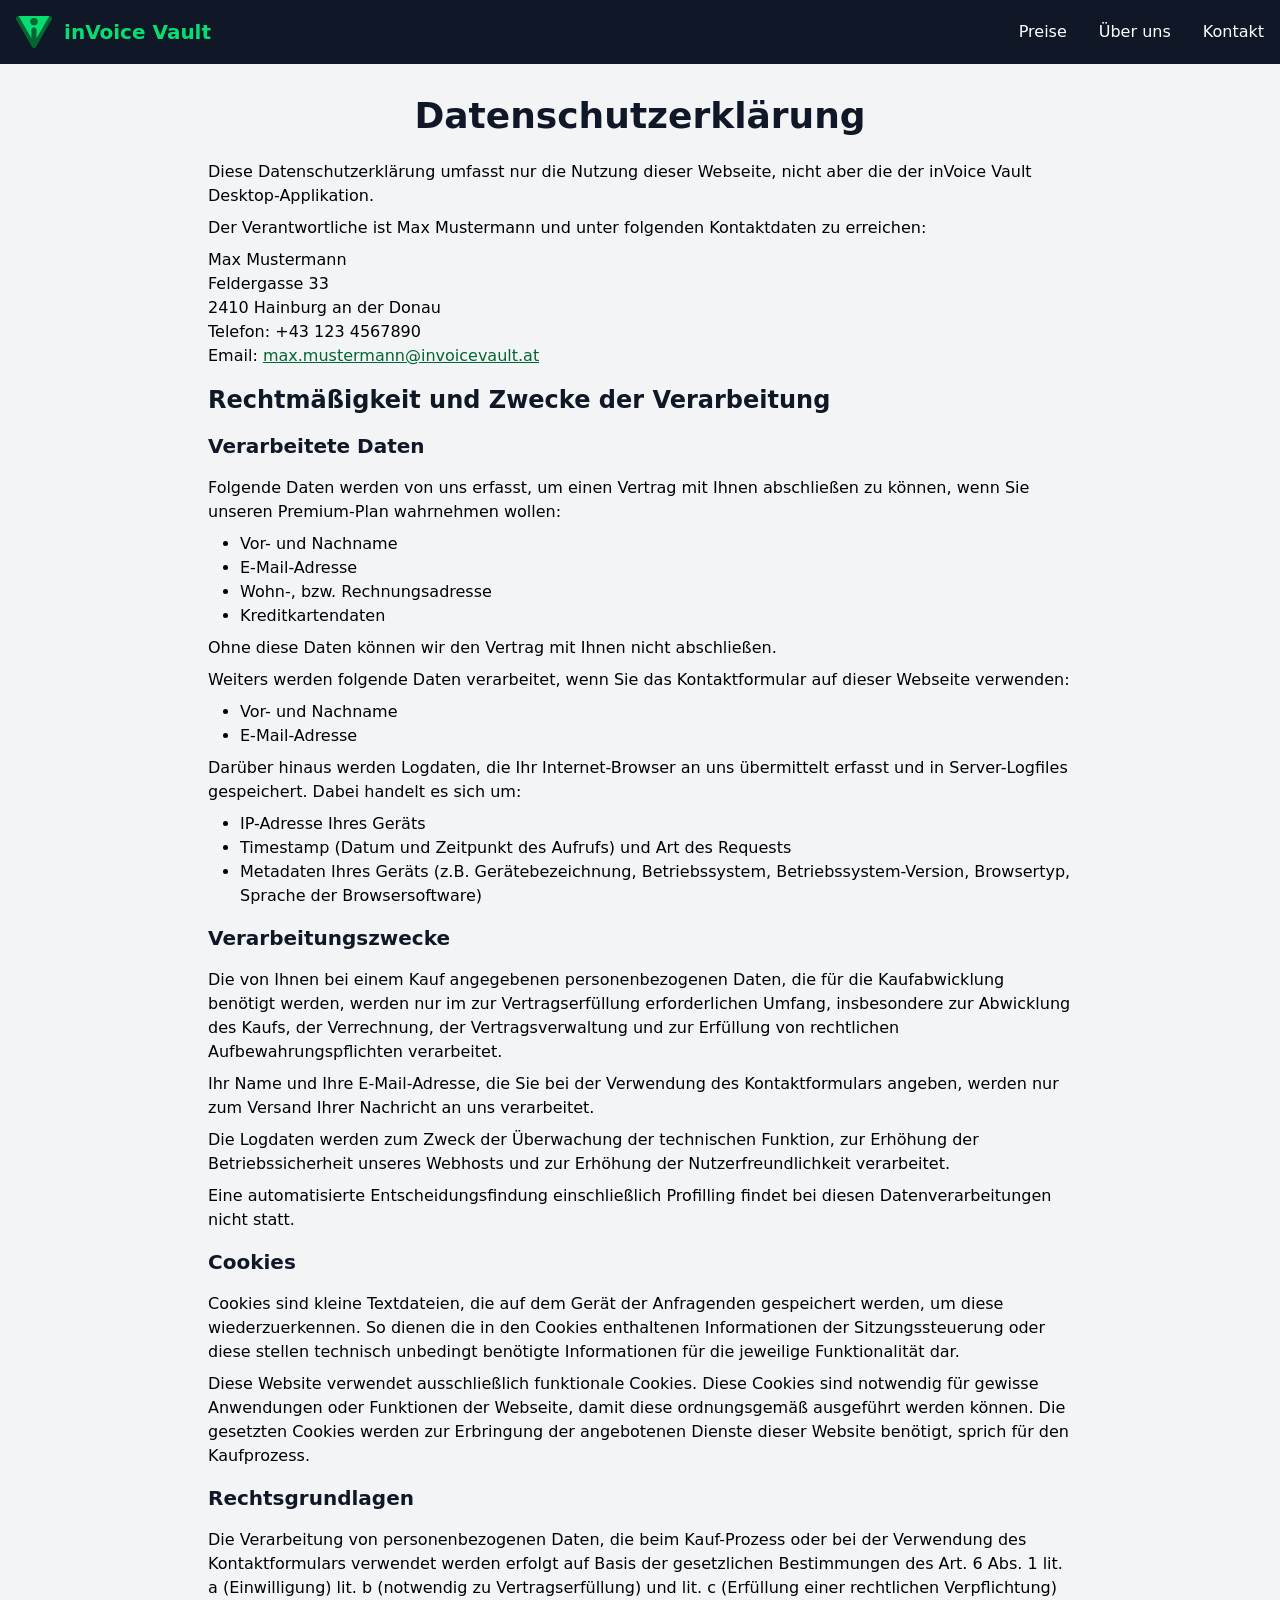
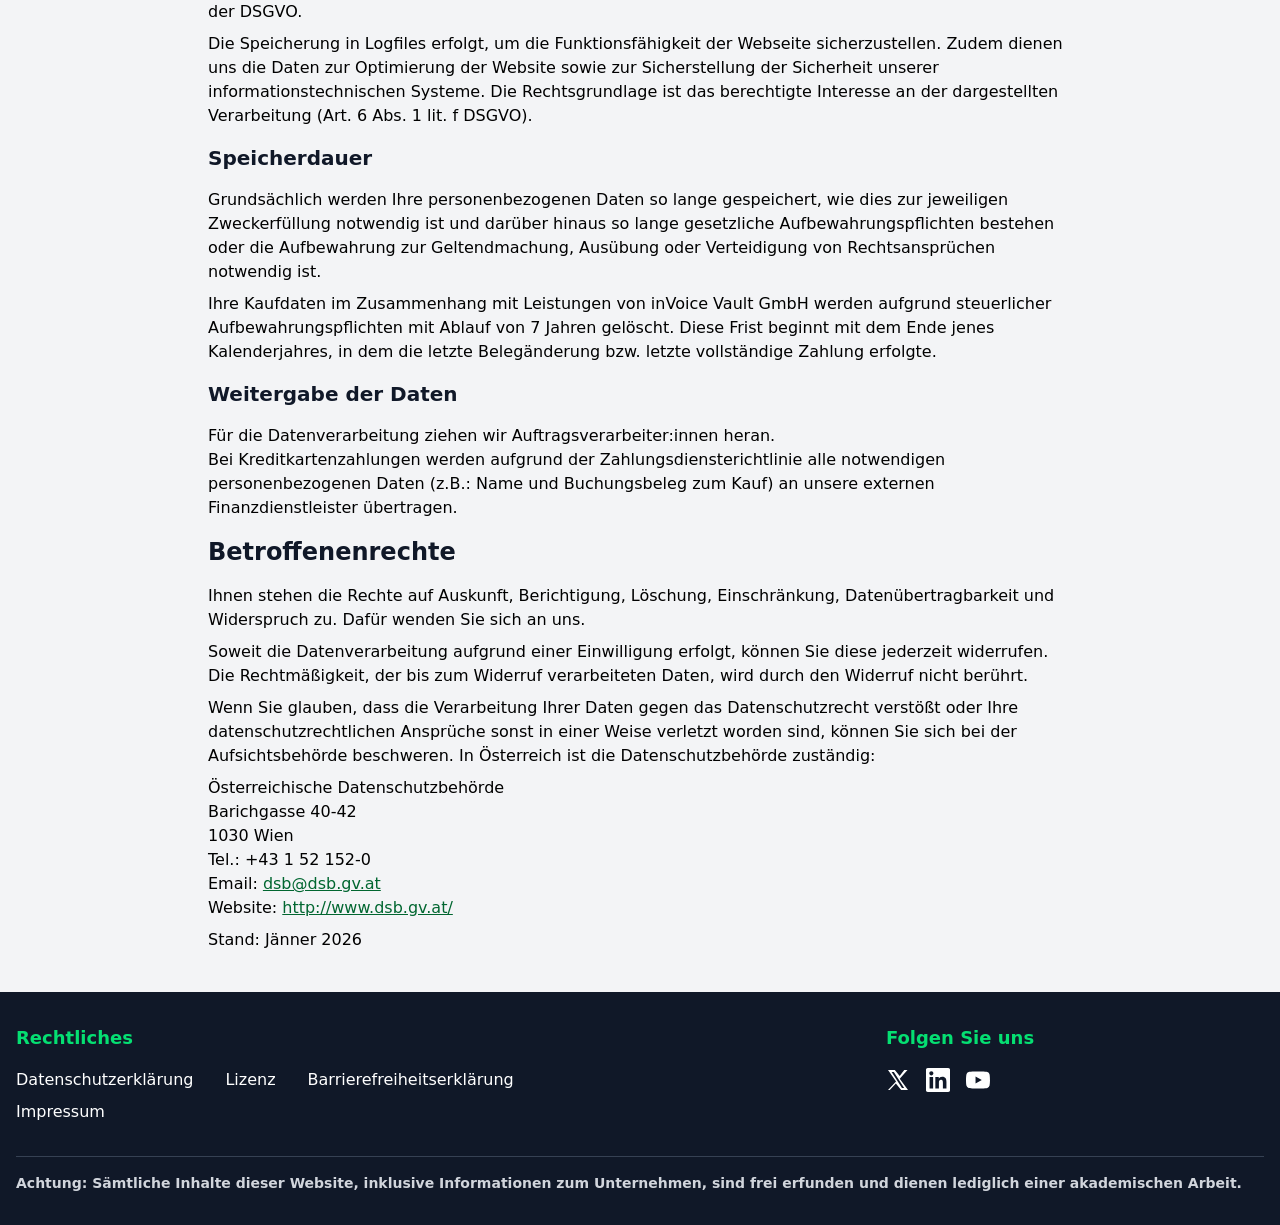
<file: legal/datenschutz/index.html>
<!DOCTYPE html><html lang="de" data-astro-cid-sckkx6r4> <head><meta charset="UTF-8"><meta name="viewport" content="width=device-width"><link rel="icon" type="image/svg+xml" href="/favicon.svg"><meta name="generator" content="Astro v5.16.3"><title>Datenschutz</title><style>/*! tailwindcss v4.1.17 | MIT License | https://tailwindcss.com */@layer properties{@supports (((-webkit-hyphens:none)) and (not (margin-trim:inline))) or ((-moz-orient:inline) and (not (color:rgb(from red r g b)))){*,:before,:after,::backdrop{--tw-rotate-x:initial;--tw-rotate-y:initial;--tw-rotate-z:initial;--tw-skew-x:initial;--tw-skew-y:initial;--tw-space-y-reverse:0;--tw-space-x-reverse:0;--tw-divide-y-reverse:0;--tw-border-style:solid;--tw-leading:initial;--tw-font-weight:initial;--tw-tracking:initial;--tw-shadow:0 0 #0000;--tw-shadow-color:initial;--tw-shadow-alpha:100%;--tw-inset-shadow:0 0 #0000;--tw-inset-shadow-color:initial;--tw-inset-shadow-alpha:100%;--tw-ring-color:initial;--tw-ring-shadow:0 0 #0000;--tw-inset-ring-color:initial;--tw-inset-ring-shadow:0 0 #0000;--tw-ring-inset:initial;--tw-ring-offset-width:0px;--tw-ring-offset-color:#fff;--tw-ring-offset-shadow:0 0 #0000;--tw-blur:initial;--tw-brightness:initial;--tw-contrast:initial;--tw-grayscale:initial;--tw-hue-rotate:initial;--tw-invert:initial;--tw-opacity:initial;--tw-saturate:initial;--tw-sepia:initial;--tw-drop-shadow:initial;--tw-drop-shadow-color:initial;--tw-drop-shadow-alpha:100%;--tw-drop-shadow-size:initial;--tw-backdrop-blur:initial;--tw-backdrop-brightness:initial;--tw-backdrop-contrast:initial;--tw-backdrop-grayscale:initial;--tw-backdrop-hue-rotate:initial;--tw-backdrop-invert:initial;--tw-backdrop-opacity:initial;--tw-backdrop-saturate:initial;--tw-backdrop-sepia:initial;--tw-duration:initial;--tw-content:""}}}@layer theme{:root,:host{--font-sans:ui-sans-serif,system-ui,sans-serif,"Apple Color Emoji","Segoe UI Emoji","Segoe UI Symbol","Noto Color Emoji";--font-mono:ui-monospace,SFMono-Regular,Menlo,Monaco,Consolas,"Liberation Mono","Courier New",monospace;--color-green-50:oklch(98.2% .018 155.826);--color-green-400:oklch(79.2% .209 151.711);--color-green-500:oklch(72.3% .219 149.579);--color-green-600:oklch(62.7% .194 149.214);--color-green-700:oklch(52.7% .154 150.069);--color-green-800:oklch(44.8% .119 151.328);--color-green-900:oklch(39.3% .095 152.535);--color-gray-100:oklch(96.7% .003 264.542);--color-gray-200:oklch(92.8% .006 264.531);--color-gray-300:oklch(87.2% .01 258.338);--color-gray-400:oklch(70.7% .022 261.325);--color-gray-500:oklch(55.1% .027 264.364);--color-gray-700:oklch(37.3% .034 259.733);--color-gray-800:oklch(27.8% .033 256.848);--color-gray-900:oklch(21% .034 264.665);--color-gray-950:oklch(13% .028 261.692);--color-white:#fff;--spacing:.25rem;--breakpoint-xl:80rem;--container-4xl:56rem;--container-6xl:72rem;--text-sm:.875rem;--text-sm--line-height:calc(1.25/.875);--text-base:1rem;--text-base--line-height: 1.5 ;--text-lg:1.125rem;--text-lg--line-height:calc(1.75/1.125);--text-xl:1.25rem;--text-xl--line-height:calc(1.75/1.25);--text-2xl:1.5rem;--text-2xl--line-height:calc(2/1.5);--text-3xl:1.875rem;--text-3xl--line-height: 1.2 ;--text-4xl:2.25rem;--text-4xl--line-height:calc(2.5/2.25);--text-6xl:3.75rem;--text-6xl--line-height:1;--font-weight-normal:400;--font-weight-medium:500;--font-weight-semibold:600;--font-weight-bold:700;--font-weight-extrabold:800;--tracking-tight:-.025em;--leading-relaxed:1.625;--radius-md:.375rem;--radius-lg:.5rem;--radius-xl:.75rem;--default-transition-duration:.15s;--default-transition-timing-function:cubic-bezier(.4,0,.2,1);--default-font-family:var(--font-sans);--default-mono-font-family:var(--font-mono)}}@layer base{*,:after,:before,::backdrop{box-sizing:border-box;border:0 solid;margin:0;padding:0}::file-selector-button{box-sizing:border-box;border:0 solid;margin:0;padding:0}html,:host{-webkit-text-size-adjust:100%;tab-size:4;line-height:1.5;font-family:var(--default-font-family,ui-sans-serif,system-ui,sans-serif,"Apple Color Emoji","Segoe UI Emoji","Segoe UI Symbol","Noto Color Emoji");font-feature-settings:var(--default-font-feature-settings,normal);font-variation-settings:var(--default-font-variation-settings,normal);-webkit-tap-highlight-color:transparent}hr{height:0;color:inherit;border-top-width:1px}abbr:where([title]){-webkit-text-decoration:underline dotted;text-decoration:underline dotted}h1,h2,h3,h4,h5,h6{font-size:inherit;font-weight:inherit}a{color:inherit;-webkit-text-decoration:inherit;text-decoration:inherit}b,strong{font-weight:bolder}code,kbd,samp,pre{font-family:var(--default-mono-font-family,ui-monospace,SFMono-Regular,Menlo,Monaco,Consolas,"Liberation Mono","Courier New",monospace);font-feature-settings:var(--default-mono-font-feature-settings,normal);font-variation-settings:var(--default-mono-font-variation-settings,normal);font-size:1em}small{font-size:80%}sub,sup{vertical-align:baseline;font-size:75%;line-height:0;position:relative}sub{bottom:-.25em}sup{top:-.5em}table{text-indent:0;border-color:inherit;border-collapse:collapse}:-moz-focusring{outline:auto}progress{vertical-align:baseline}summary{display:list-item}ol,ul,menu{list-style:none}img,svg,video,canvas,audio,iframe,embed,object{vertical-align:middle;display:block}img,video{max-width:100%;height:auto}button,input,select,optgroup,textarea{font:inherit;font-feature-settings:inherit;font-variation-settings:inherit;letter-spacing:inherit;color:inherit;opacity:1;background-color:#0000;border-radius:0}::file-selector-button{font:inherit;font-feature-settings:inherit;font-variation-settings:inherit;letter-spacing:inherit;color:inherit;opacity:1;background-color:#0000;border-radius:0}:where(select:is([multiple],[size])) optgroup{font-weight:bolder}:where(select:is([multiple],[size])) optgroup option{padding-inline-start:20px}::file-selector-button{margin-inline-end:4px}::placeholder{opacity:1}@supports (not ((-webkit-appearance:-apple-pay-button))) or (contain-intrinsic-size:1px){::placeholder{color:currentColor}@supports (color:color-mix(in lab,red,red)){::placeholder{color:color-mix(in oklab,currentcolor 50%,transparent)}}}textarea{resize:vertical}::-webkit-search-decoration{-webkit-appearance:none}::-webkit-date-and-time-value{min-height:1lh;text-align:inherit}::-webkit-datetime-edit{display:inline-flex}::-webkit-datetime-edit-fields-wrapper{padding:0}::-webkit-datetime-edit{padding-block:0}::-webkit-datetime-edit-year-field{padding-block:0}::-webkit-datetime-edit-month-field{padding-block:0}::-webkit-datetime-edit-day-field{padding-block:0}::-webkit-datetime-edit-hour-field{padding-block:0}::-webkit-datetime-edit-minute-field{padding-block:0}::-webkit-datetime-edit-second-field{padding-block:0}::-webkit-datetime-edit-millisecond-field{padding-block:0}::-webkit-datetime-edit-meridiem-field{padding-block:0}::-webkit-calendar-picker-indicator{line-height:1}:-moz-ui-invalid{box-shadow:none}button,input:where([type=button],[type=reset],[type=submit]){appearance:button}::file-selector-button{appearance:button}::-webkit-inner-spin-button{height:auto}::-webkit-outer-spin-button{height:auto}[hidden]:where(:not([hidden=until-found])){display:none!important}}@layer components;@layer utilities{.sr-only{clip-path:inset(50%);white-space:nowrap;border-width:0;width:1px;height:1px;margin:-1px;padding:0;position:absolute;overflow:hidden}.absolute{position:absolute}.relative{position:relative}.sticky{position:sticky}.top-0{top:calc(var(--spacing)*0)}.right-0{right:calc(var(--spacing)*0)}.z-10{z-index:10}.z-70{z-index:70}.order-2{order:2}.container{width:100%}@media(min-width:40rem){.container{max-width:40rem}}@media(min-width:48rem){.container{max-width:48rem}}@media(min-width:64rem){.container{max-width:64rem}}@media(min-width:80rem){.container{max-width:80rem}}@media(min-width:96rem){.container{max-width:96rem}}.m-320{margin:calc(var(--spacing)*320)}.mx-auto{margin-inline:auto}.my-4{margin-block:calc(var(--spacing)*4)}.mt-1{margin-top:calc(var(--spacing)*1)}.mt-2{margin-top:calc(var(--spacing)*2)}.mt-4{margin-top:calc(var(--spacing)*4)}.mt-6{margin-top:calc(var(--spacing)*6)}.mt-8{margin-top:calc(var(--spacing)*8)}.mt-10{margin-top:calc(var(--spacing)*10)}.mt-\[30px\]{margin-top:30px}.mb-2{margin-bottom:calc(var(--spacing)*2)}.mb-3{margin-bottom:calc(var(--spacing)*3)}.mb-4{margin-bottom:calc(var(--spacing)*4)}.mb-6{margin-bottom:calc(var(--spacing)*6)}.mb-8{margin-bottom:calc(var(--spacing)*8)}.mb-10{margin-bottom:calc(var(--spacing)*10)}.ml-2{margin-left:calc(var(--spacing)*2)}.block{display:block}.flex{display:flex}.grid{display:grid}.hidden{display:none}.inline-flex{display:inline-flex}.h-3\.5{height:calc(var(--spacing)*3.5)}.h-4{height:calc(var(--spacing)*4)}.h-6{height:calc(var(--spacing)*6)}.h-8{height:calc(var(--spacing)*8)}.h-64{height:calc(var(--spacing)*64)}.h-\[15em\]{height:15em}.h-\[130\%\]{height:130%}.h-max{height:max-content}.min-h-64{min-height:calc(var(--spacing)*64)}.w-3\.5{width:calc(var(--spacing)*3.5)}.w-4{width:calc(var(--spacing)*4)}.w-6{width:calc(var(--spacing)*6)}.w-7\/8{width:87.5%}.w-150{width:calc(var(--spacing)*150)}.w-\[15em\]{width:15em}.w-auto{width:auto}.w-full{width:100%}.max-w-4xl{max-width:var(--container-4xl)}.max-w-6xl{max-width:var(--container-6xl)}.max-w-full{max-width:100%}.max-w-screen-xl{max-width:var(--breakpoint-xl)}.grow{flex-grow:1}.transform{transform:var(--tw-rotate-x,)var(--tw-rotate-y,)var(--tw-rotate-z,)var(--tw-skew-x,)var(--tw-skew-y,)}.animate-\[fadeInUpwards_1s_ease-out\]{animation:1s ease-out fadeInUpwards}.cursor-pointer{cursor:pointer}.list-disc{list-style-type:disc}.list-none{list-style-type:none}.grid-cols-1{grid-template-columns:repeat(1,minmax(0,1fr))}.flex-col{flex-direction:column}.flex-row{flex-direction:row}.flex-wrap{flex-wrap:wrap}.items-center{align-items:center}.items-start{align-items:flex-start}.justify-between{justify-content:space-between}.justify-center{justify-content:center}.justify-end{justify-content:flex-end}.justify-items-start{justify-items:start}.gap-4{gap:calc(var(--spacing)*4)}.gap-6{gap:calc(var(--spacing)*6)}.gap-8{gap:calc(var(--spacing)*8)}.gap-16{gap:calc(var(--spacing)*16)}:where(.space-y-1>:not(:last-child)){--tw-space-y-reverse:0;margin-block-start:calc(calc(var(--spacing)*1)*var(--tw-space-y-reverse));margin-block-end:calc(calc(var(--spacing)*1)*calc(1 - var(--tw-space-y-reverse)))}:where(.space-y-4>:not(:last-child)){--tw-space-y-reverse:0;margin-block-start:calc(calc(var(--spacing)*4)*var(--tw-space-y-reverse));margin-block-end:calc(calc(var(--spacing)*4)*calc(1 - var(--tw-space-y-reverse)))}:where(.space-y-8>:not(:last-child)){--tw-space-y-reverse:0;margin-block-start:calc(calc(var(--spacing)*8)*var(--tw-space-y-reverse));margin-block-end:calc(calc(var(--spacing)*8)*calc(1 - var(--tw-space-y-reverse)))}.gap-x-8{column-gap:calc(var(--spacing)*8)}:where(.space-x-3>:not(:last-child)){--tw-space-x-reverse:0;margin-inline-start:calc(calc(var(--spacing)*3)*var(--tw-space-x-reverse));margin-inline-end:calc(calc(var(--spacing)*3)*calc(1 - var(--tw-space-x-reverse)))}:where(.space-x-4>:not(:last-child)){--tw-space-x-reverse:0;margin-inline-start:calc(calc(var(--spacing)*4)*var(--tw-space-x-reverse));margin-inline-end:calc(calc(var(--spacing)*4)*calc(1 - var(--tw-space-x-reverse)))}:where(.space-x-8>:not(:last-child)){--tw-space-x-reverse:0;margin-inline-start:calc(calc(var(--spacing)*8)*var(--tw-space-x-reverse));margin-inline-end:calc(calc(var(--spacing)*8)*calc(1 - var(--tw-space-x-reverse)))}.gap-y-2{row-gap:calc(var(--spacing)*2)}:where(.divide-y>:not(:last-child)){--tw-divide-y-reverse:0;border-bottom-style:var(--tw-border-style);border-top-style:var(--tw-border-style);border-top-width:calc(1px*var(--tw-divide-y-reverse));border-bottom-width:calc(1px*calc(1 - var(--tw-divide-y-reverse)))}:where(.divide-gray-200>:not(:last-child)){border-color:var(--color-gray-200)}.self-start{align-self:flex-start}.rounded{border-radius:.25rem}.rounded-lg{border-radius:var(--radius-lg)}.rounded-md{border-radius:var(--radius-md)}.rounded-xl{border-radius:var(--radius-xl)}.rounded-t-xl{border-top-left-radius:var(--radius-xl);border-top-right-radius:var(--radius-xl)}.border{border-style:var(--tw-border-style);border-width:1px}.border-t{border-top-style:var(--tw-border-style);border-top-width:1px}.border-gray-200{border-color:var(--color-gray-200)}.border-gray-300{border-color:var(--color-gray-300)}.border-gray-700{border-color:var(--color-gray-700)}.border-gray-800{border-color:var(--color-gray-800)}.border-gray-900{border-color:var(--color-gray-900)}.bg-\[\#05DF72\]{background-color:#05df72}.bg-gray-100{background-color:var(--color-gray-100)}.bg-gray-800{background-color:var(--color-gray-800)}.bg-gray-900{background-color:var(--color-gray-900)}.bg-gray-950{background-color:var(--color-gray-950)}.bg-green-500{background-color:var(--color-green-500)}.bg-green-700{background-color:var(--color-green-700)}.bg-white{background-color:var(--color-white)}.p-2{padding:calc(var(--spacing)*2)}.p-6{padding:calc(var(--spacing)*6)}.px-1{padding-inline:calc(var(--spacing)*1)}.px-3{padding-inline:calc(var(--spacing)*3)}.px-4{padding-inline:calc(var(--spacing)*4)}.px-5{padding-inline:calc(var(--spacing)*5)}.px-6{padding-inline:calc(var(--spacing)*6)}.px-8{padding-inline:calc(var(--spacing)*8)}.py-2{padding-block:calc(var(--spacing)*2)}.py-3{padding-block:calc(var(--spacing)*3)}.py-4{padding-block:calc(var(--spacing)*4)}.py-8{padding-block:calc(var(--spacing)*8)}.py-10{padding-block:calc(var(--spacing)*10)}.py-12{padding-block:calc(var(--spacing)*12)}.py-16{padding-block:calc(var(--spacing)*16)}.pt-4{padding-top:calc(var(--spacing)*4)}.pb-10{padding-bottom:calc(var(--spacing)*10)}.pl-5{padding-left:calc(var(--spacing)*5)}.text-center{text-align:center}.font-mono{font-family:var(--font-mono)}.text-2xl{font-size:var(--text-2xl);line-height:var(--tw-leading,var(--text-2xl--line-height))}.text-3xl{font-size:var(--text-3xl);line-height:var(--tw-leading,var(--text-3xl--line-height))}.text-4xl{font-size:var(--text-4xl);line-height:var(--tw-leading,var(--text-4xl--line-height))}.text-6xl{font-size:var(--text-6xl);line-height:var(--tw-leading,var(--text-6xl--line-height))}.text-base{font-size:var(--text-base);line-height:var(--tw-leading,var(--text-base--line-height))}.text-lg{font-size:var(--text-lg);line-height:var(--tw-leading,var(--text-lg--line-height))}.text-sm{font-size:var(--text-sm);line-height:var(--tw-leading,var(--text-sm--line-height))}.text-xl{font-size:var(--text-xl);line-height:var(--tw-leading,var(--text-xl--line-height))}.leading-none{--tw-leading:1;line-height:1}.leading-relaxed{--tw-leading:var(--leading-relaxed);line-height:var(--leading-relaxed)}.font-bold{--tw-font-weight:var(--font-weight-bold);font-weight:var(--font-weight-bold)}.font-extrabold{--tw-font-weight:var(--font-weight-extrabold);font-weight:var(--font-weight-extrabold)}.font-medium{--tw-font-weight:var(--font-weight-medium);font-weight:var(--font-weight-medium)}.font-normal{--tw-font-weight:var(--font-weight-normal);font-weight:var(--font-weight-normal)}.font-semibold{--tw-font-weight:var(--font-weight-semibold);font-weight:var(--font-weight-semibold)}.tracking-tight{--tw-tracking:var(--tracking-tight);letter-spacing:var(--tracking-tight)}.text-gray-300{color:var(--color-gray-300)}.text-gray-500{color:var(--color-gray-500)}.text-gray-700{color:var(--color-gray-700)}.text-gray-800{color:var(--color-gray-800)}.text-gray-900{color:var(--color-gray-900)}.text-green-400{color:var(--color-green-400)}.text-green-600{color:var(--color-green-600)}.text-green-700{color:var(--color-green-700)}.text-green-800{color:var(--color-green-800)}.text-white{color:var(--color-white)}.not-italic{font-style:normal}.underline{text-decoration-line:underline}.shadow{--tw-shadow:0 1px 3px 0 var(--tw-shadow-color,#0000001a),0 1px 2px -1px var(--tw-shadow-color,#0000001a);box-shadow:var(--tw-inset-shadow),var(--tw-inset-ring-shadow),var(--tw-ring-offset-shadow),var(--tw-ring-shadow),var(--tw-shadow)}.shadow-lg{--tw-shadow:0 10px 15px -3px var(--tw-shadow-color,#0000001a),0 4px 6px -4px var(--tw-shadow-color,#0000001a);box-shadow:var(--tw-inset-shadow),var(--tw-inset-ring-shadow),var(--tw-ring-offset-shadow),var(--tw-ring-shadow),var(--tw-shadow)}.shadow-md{--tw-shadow:0 4px 6px -1px var(--tw-shadow-color,#0000001a),0 2px 4px -2px var(--tw-shadow-color,#0000001a);box-shadow:var(--tw-inset-shadow),var(--tw-inset-ring-shadow),var(--tw-ring-offset-shadow),var(--tw-ring-shadow),var(--tw-shadow)}.shadow-sm{--tw-shadow:0 1px 3px 0 var(--tw-shadow-color,#0000001a),0 1px 2px -1px var(--tw-shadow-color,#0000001a);box-shadow:var(--tw-inset-shadow),var(--tw-inset-ring-shadow),var(--tw-ring-offset-shadow),var(--tw-ring-shadow),var(--tw-shadow)}.shadow-xl{--tw-shadow:0 20px 25px -5px var(--tw-shadow-color,#0000001a),0 8px 10px -6px var(--tw-shadow-color,#0000001a);box-shadow:var(--tw-inset-shadow),var(--tw-inset-ring-shadow),var(--tw-ring-offset-shadow),var(--tw-ring-shadow),var(--tw-shadow)}.filter{filter:var(--tw-blur,)var(--tw-brightness,)var(--tw-contrast,)var(--tw-grayscale,)var(--tw-hue-rotate,)var(--tw-invert,)var(--tw-saturate,)var(--tw-sepia,)var(--tw-drop-shadow,)}.backdrop-filter{-webkit-backdrop-filter:var(--tw-backdrop-blur,)var(--tw-backdrop-brightness,)var(--tw-backdrop-contrast,)var(--tw-backdrop-grayscale,)var(--tw-backdrop-hue-rotate,)var(--tw-backdrop-invert,)var(--tw-backdrop-opacity,)var(--tw-backdrop-saturate,)var(--tw-backdrop-sepia,);backdrop-filter:var(--tw-backdrop-blur,)var(--tw-backdrop-brightness,)var(--tw-backdrop-contrast,)var(--tw-backdrop-grayscale,)var(--tw-backdrop-hue-rotate,)var(--tw-backdrop-invert,)var(--tw-backdrop-opacity,)var(--tw-backdrop-saturate,)var(--tw-backdrop-sepia,)}.transition{transition-property:color,background-color,border-color,outline-color,text-decoration-color,fill,stroke,--tw-gradient-from,--tw-gradient-via,--tw-gradient-to,opacity,box-shadow,transform,translate,scale,rotate,filter,-webkit-backdrop-filter,backdrop-filter,display,content-visibility,overlay,pointer-events;transition-timing-function:var(--tw-ease,var(--default-transition-timing-function));transition-duration:var(--tw-duration,var(--default-transition-duration))}.transition-colors{transition-property:color,background-color,border-color,outline-color,text-decoration-color,fill,stroke,--tw-gradient-from,--tw-gradient-via,--tw-gradient-to;transition-timing-function:var(--tw-ease,var(--default-transition-timing-function));transition-duration:var(--tw-duration,var(--default-transition-duration))}.duration-200{--tw-duration:.2s;transition-duration:.2s}.duration-300{--tw-duration:.3s;transition-duration:.3s}.select-none{-webkit-user-select:none;user-select:none}.after\:absolute:after{content:var(--tw-content);position:absolute}.after\:-bottom-0\.5:after{content:var(--tw-content);bottom:calc(var(--spacing)*-.5)}.after\:left-0:after{content:var(--tw-content);left:calc(var(--spacing)*0)}.after\:h-0\.5:after{content:var(--tw-content);height:calc(var(--spacing)*.5)}.after\:w-0:after{content:var(--tw-content);width:calc(var(--spacing)*0)}.after\:bg-green-500:after{content:var(--tw-content);background-color:var(--color-green-500)}.after\:transition-all:after{content:var(--tw-content);transition-property:all;transition-timing-function:var(--tw-ease,var(--default-transition-timing-function));transition-duration:var(--tw-duration,var(--default-transition-duration))}.after\:duration-300:after{content:var(--tw-content);--tw-duration:.3s;transition-duration:.3s}.after\:content-\[\'\'\]:after{--tw-content:"";content:var(--tw-content)}@media(hover:hover){.hover\:bg-gray-700:hover{background-color:var(--color-gray-700)}.hover\:bg-green-50:hover{background-color:var(--color-green-50)}.hover\:bg-green-600:hover{background-color:var(--color-green-600)}.hover\:bg-green-800:hover{background-color:var(--color-green-800)}.hover\:text-green-800:hover{color:var(--color-green-800)}.hover\:text-white:hover{color:var(--color-white)}.hover\:after\:w-full:hover:after{content:var(--tw-content);width:100%}}.focus\:border-green-500:focus{border-color:var(--color-green-500)}.focus\:border-green-600:focus{border-color:var(--color-green-600)}.focus\:ring-2:focus{--tw-ring-shadow:var(--tw-ring-inset,)0 0 0 calc(2px + var(--tw-ring-offset-width))var(--tw-ring-color,currentcolor);box-shadow:var(--tw-inset-shadow),var(--tw-inset-ring-shadow),var(--tw-ring-offset-shadow),var(--tw-ring-shadow),var(--tw-shadow)}.focus\:ring-4:focus{--tw-ring-shadow:var(--tw-ring-inset,)0 0 0 calc(4px + var(--tw-ring-offset-width))var(--tw-ring-color,currentcolor);box-shadow:var(--tw-inset-shadow),var(--tw-inset-ring-shadow),var(--tw-ring-offset-shadow),var(--tw-ring-shadow),var(--tw-shadow)}.focus\:ring-green-500:focus{--tw-ring-color:var(--color-green-500)}.focus\:ring-green-600:focus{--tw-ring-color:var(--color-green-600)}.focus\:ring-green-900:focus{--tw-ring-color:var(--color-green-900)}.focus\:ring-offset-2:focus{--tw-ring-offset-width:2px;--tw-ring-offset-shadow:var(--tw-ring-inset,)0 0 0 var(--tw-ring-offset-width)var(--tw-ring-offset-color)}.focus\:outline-none:focus{--tw-outline-style:none;outline-style:none}.focus\:after\:w-full:focus:after{content:var(--tw-content);width:100%}@media(min-width:40rem){.sm\:col-span-2{grid-column:span 2/span 2}.sm\:grid-cols-2{grid-template-columns:repeat(2,minmax(0,1fr))}.sm\:flex-row{flex-direction:row}.sm\:justify-center{justify-content:center}:where(.sm\:space-y-0>:not(:last-child)){--tw-space-y-reverse:0;margin-block-start:calc(calc(var(--spacing)*0)*var(--tw-space-y-reverse));margin-block-end:calc(calc(var(--spacing)*0)*calc(1 - var(--tw-space-y-reverse)))}:where(.sm\:space-x-4>:not(:last-child)){--tw-space-x-reverse:0;margin-inline-start:calc(calc(var(--spacing)*4)*var(--tw-space-x-reverse));margin-inline-end:calc(calc(var(--spacing)*4)*calc(1 - var(--tw-space-x-reverse)))}.sm\:px-16{padding-inline:calc(var(--spacing)*16)}}@media(min-width:48rem){.md\:-order-1{order:-1}.md\:order-1{order:1}.md\:flex{display:flex}.md\:hidden{display:none}.md\:h-80{height:calc(var(--spacing)*80)}.md\:grid-cols-2{grid-template-columns:repeat(2,minmax(0,1fr))}.md\:justify-items-center{justify-items:center}.md\:text-4xl{font-size:var(--text-4xl);line-height:var(--tw-leading,var(--text-4xl--line-height))}}@media(min-width:64rem){.lg\:col-span-2{grid-column:span 2/span 2}.lg\:grid-cols-3{grid-template-columns:repeat(3,minmax(0,1fr))}.lg\:flex-row{flex-direction:row}.lg\:flex-wrap{flex-wrap:wrap}.lg\:px-48{padding-inline:calc(var(--spacing)*48)}.lg\:py-16{padding-block:calc(var(--spacing)*16)}.lg\:py-20{padding-block:calc(var(--spacing)*20)}.lg\:pb-20{padding-bottom:calc(var(--spacing)*20)}.lg\:text-xl{font-size:var(--text-xl);line-height:var(--tw-leading,var(--text-xl--line-height))}}@media(prefers-color-scheme:dark){.dark\:border-gray-700{border-color:var(--color-gray-700)}.dark\:bg-gray-800{background-color:var(--color-gray-800)}.dark\:text-gray-400{color:var(--color-gray-400)}.dark\:text-white{color:var(--color-white)}@media(hover:hover){.dark\:hover\:bg-gray-700:hover{background-color:var(--color-gray-700)}}}}main ul li{margin-left:calc(var(--spacing)*8);list-style-type:disc}main input[type=text],main input[type=email],main input[type=password],main textarea{border-radius:var(--radius-md);background-color:var(--color-white);width:100%;padding:calc(var(--spacing)*1);--tw-shadow:0 4px 6px -1px var(--tw-shadow-color,#0000001a),0 2px 4px -2px var(--tw-shadow-color,#0000001a);box-shadow:var(--tw-inset-shadow),var(--tw-inset-ring-shadow),var(--tw-ring-offset-shadow),var(--tw-ring-shadow),var(--tw-shadow)}:is(main input[type=text],main input[type=email],main input[type=password],main textarea):focus{border-style:var(--tw-border-style);border-width:1px;border-color:var(--color-gray-900)}main button{cursor:pointer;border-radius:var(--radius-lg);background-color:var(--color-green-700);padding-inline:calc(var(--spacing)*5);padding-block:calc(var(--spacing)*3);text-align:center;font-size:var(--text-base);line-height:var(--tw-leading,var(--text-base--line-height));--tw-font-weight:var(--font-weight-medium);font-weight:var(--font-weight-medium);color:var(--color-white);justify-content:center;align-items:center;display:flex}@media(hover:hover){main button:hover{background-color:var(--color-green-800)}}main button:focus{--tw-ring-shadow:var(--tw-ring-inset,)0 0 0 calc(4px + var(--tw-ring-offset-width))var(--tw-ring-color,currentcolor);box-shadow:var(--tw-inset-shadow),var(--tw-inset-ring-shadow),var(--tw-ring-offset-shadow),var(--tw-ring-shadow),var(--tw-shadow);--tw-ring-color:var(--color-green-900)}.alt-container{background-color:var(--color-gray-100);padding-inline:calc(var(--spacing)*2);padding-block:calc(var(--spacing)*4)}.alt-container h1{margin-bottom:calc(var(--spacing)*4);font-size:var(--text-4xl);line-height:var(--tw-leading,var(--text-4xl--line-height));--tw-font-weight:var(--font-weight-extrabold);font-weight:var(--font-weight-extrabold);color:var(--color-gray-900)}@keyframes fadeInUpwards{0%{opacity:0;transform:translateY(0)}to{opacity:1;transform:translateY(-30px)}}@property --tw-rotate-x{syntax:"*";inherits:false}@property --tw-rotate-y{syntax:"*";inherits:false}@property --tw-rotate-z{syntax:"*";inherits:false}@property --tw-skew-x{syntax:"*";inherits:false}@property --tw-skew-y{syntax:"*";inherits:false}@property --tw-space-y-reverse{syntax:"*";inherits:false;initial-value:0}@property --tw-space-x-reverse{syntax:"*";inherits:false;initial-value:0}@property --tw-divide-y-reverse{syntax:"*";inherits:false;initial-value:0}@property --tw-border-style{syntax:"*";inherits:false;initial-value:solid}@property --tw-leading{syntax:"*";inherits:false}@property --tw-font-weight{syntax:"*";inherits:false}@property --tw-tracking{syntax:"*";inherits:false}@property --tw-shadow{syntax:"*";inherits:false;initial-value:0 0 #0000}@property --tw-shadow-color{syntax:"*";inherits:false}@property --tw-shadow-alpha{syntax:"<percentage>";inherits:false;initial-value:100%}@property --tw-inset-shadow{syntax:"*";inherits:false;initial-value:0 0 #0000}@property --tw-inset-shadow-color{syntax:"*";inherits:false}@property --tw-inset-shadow-alpha{syntax:"<percentage>";inherits:false;initial-value:100%}@property --tw-ring-color{syntax:"*";inherits:false}@property --tw-ring-shadow{syntax:"*";inherits:false;initial-value:0 0 #0000}@property --tw-inset-ring-color{syntax:"*";inherits:false}@property --tw-inset-ring-shadow{syntax:"*";inherits:false;initial-value:0 0 #0000}@property --tw-ring-inset{syntax:"*";inherits:false}@property --tw-ring-offset-width{syntax:"<length>";inherits:false;initial-value:0}@property --tw-ring-offset-color{syntax:"*";inherits:false;initial-value:#fff}@property --tw-ring-offset-shadow{syntax:"*";inherits:false;initial-value:0 0 #0000}@property --tw-blur{syntax:"*";inherits:false}@property --tw-brightness{syntax:"*";inherits:false}@property --tw-contrast{syntax:"*";inherits:false}@property --tw-grayscale{syntax:"*";inherits:false}@property --tw-hue-rotate{syntax:"*";inherits:false}@property --tw-invert{syntax:"*";inherits:false}@property --tw-opacity{syntax:"*";inherits:false}@property --tw-saturate{syntax:"*";inherits:false}@property --tw-sepia{syntax:"*";inherits:false}@property --tw-drop-shadow{syntax:"*";inherits:false}@property --tw-drop-shadow-color{syntax:"*";inherits:false}@property --tw-drop-shadow-alpha{syntax:"<percentage>";inherits:false;initial-value:100%}@property --tw-drop-shadow-size{syntax:"*";inherits:false}@property --tw-backdrop-blur{syntax:"*";inherits:false}@property --tw-backdrop-brightness{syntax:"*";inherits:false}@property --tw-backdrop-contrast{syntax:"*";inherits:false}@property --tw-backdrop-grayscale{syntax:"*";inherits:false}@property --tw-backdrop-hue-rotate{syntax:"*";inherits:false}@property --tw-backdrop-invert{syntax:"*";inherits:false}@property --tw-backdrop-opacity{syntax:"*";inherits:false}@property --tw-backdrop-saturate{syntax:"*";inherits:false}@property --tw-backdrop-sepia{syntax:"*";inherits:false}@property --tw-duration{syntax:"*";inherits:false}@property --tw-content{syntax:"*";inherits:false;initial-value:""}html,body{margin:0;width:100%}
/*! tailwindcss v4.1.17 | MIT License | https://tailwindcss.com */@layer properties{@supports (((-webkit-hyphens:none)) and (not (margin-trim:inline))) or ((-moz-orient:inline) and (not (color:rgb(from red r g b)))){*,:before,:after,::backdrop{--tw-rotate-x:initial;--tw-rotate-y:initial;--tw-rotate-z:initial;--tw-skew-x:initial;--tw-skew-y:initial;--tw-space-y-reverse:0;--tw-space-x-reverse:0;--tw-divide-y-reverse:0;--tw-border-style:solid;--tw-leading:initial;--tw-font-weight:initial;--tw-tracking:initial;--tw-shadow:0 0 #0000;--tw-shadow-color:initial;--tw-shadow-alpha:100%;--tw-inset-shadow:0 0 #0000;--tw-inset-shadow-color:initial;--tw-inset-shadow-alpha:100%;--tw-ring-color:initial;--tw-ring-shadow:0 0 #0000;--tw-inset-ring-color:initial;--tw-inset-ring-shadow:0 0 #0000;--tw-ring-inset:initial;--tw-ring-offset-width:0px;--tw-ring-offset-color:#fff;--tw-ring-offset-shadow:0 0 #0000;--tw-blur:initial;--tw-brightness:initial;--tw-contrast:initial;--tw-grayscale:initial;--tw-hue-rotate:initial;--tw-invert:initial;--tw-opacity:initial;--tw-saturate:initial;--tw-sepia:initial;--tw-drop-shadow:initial;--tw-drop-shadow-color:initial;--tw-drop-shadow-alpha:100%;--tw-drop-shadow-size:initial;--tw-backdrop-blur:initial;--tw-backdrop-brightness:initial;--tw-backdrop-contrast:initial;--tw-backdrop-grayscale:initial;--tw-backdrop-hue-rotate:initial;--tw-backdrop-invert:initial;--tw-backdrop-opacity:initial;--tw-backdrop-saturate:initial;--tw-backdrop-sepia:initial;--tw-duration:initial;--tw-content:""}}}@layer theme{:root,:host{--font-sans:ui-sans-serif,system-ui,sans-serif,"Apple Color Emoji","Segoe UI Emoji","Segoe UI Symbol","Noto Color Emoji";--font-mono:ui-monospace,SFMono-Regular,Menlo,Monaco,Consolas,"Liberation Mono","Courier New",monospace;--color-green-50:oklch(98.2% .018 155.826);--color-green-400:oklch(79.2% .209 151.711);--color-green-500:oklch(72.3% .219 149.579);--color-green-600:oklch(62.7% .194 149.214);--color-green-700:oklch(52.7% .154 150.069);--color-green-800:oklch(44.8% .119 151.328);--color-green-900:oklch(39.3% .095 152.535);--color-gray-100:oklch(96.7% .003 264.542);--color-gray-200:oklch(92.8% .006 264.531);--color-gray-300:oklch(87.2% .01 258.338);--color-gray-400:oklch(70.7% .022 261.325);--color-gray-500:oklch(55.1% .027 264.364);--color-gray-700:oklch(37.3% .034 259.733);--color-gray-800:oklch(27.8% .033 256.848);--color-gray-900:oklch(21% .034 264.665);--color-gray-950:oklch(13% .028 261.692);--color-white:#fff;--spacing:.25rem;--breakpoint-xl:80rem;--container-4xl:56rem;--container-6xl:72rem;--text-sm:.875rem;--text-sm--line-height:calc(1.25/.875);--text-base:1rem;--text-base--line-height: 1.5 ;--text-lg:1.125rem;--text-lg--line-height:calc(1.75/1.125);--text-xl:1.25rem;--text-xl--line-height:calc(1.75/1.25);--text-2xl:1.5rem;--text-2xl--line-height:calc(2/1.5);--text-3xl:1.875rem;--text-3xl--line-height: 1.2 ;--text-4xl:2.25rem;--text-4xl--line-height:calc(2.5/2.25);--text-6xl:3.75rem;--text-6xl--line-height:1;--font-weight-normal:400;--font-weight-medium:500;--font-weight-semibold:600;--font-weight-bold:700;--font-weight-extrabold:800;--tracking-tight:-.025em;--leading-relaxed:1.625;--radius-md:.375rem;--radius-lg:.5rem;--radius-xl:.75rem;--default-transition-duration:.15s;--default-transition-timing-function:cubic-bezier(.4,0,.2,1);--default-font-family:var(--font-sans);--default-mono-font-family:var(--font-mono)}}@layer base{*,:after,:before,::backdrop{box-sizing:border-box;border:0 solid;margin:0;padding:0}::file-selector-button{box-sizing:border-box;border:0 solid;margin:0;padding:0}html,:host{-webkit-text-size-adjust:100%;tab-size:4;line-height:1.5;font-family:var(--default-font-family,ui-sans-serif,system-ui,sans-serif,"Apple Color Emoji","Segoe UI Emoji","Segoe UI Symbol","Noto Color Emoji");font-feature-settings:var(--default-font-feature-settings,normal);font-variation-settings:var(--default-font-variation-settings,normal);-webkit-tap-highlight-color:transparent}hr{height:0;color:inherit;border-top-width:1px}abbr:where([title]){-webkit-text-decoration:underline dotted;text-decoration:underline dotted}h1,h2,h3,h4,h5,h6{font-size:inherit;font-weight:inherit}a{color:inherit;-webkit-text-decoration:inherit;text-decoration:inherit}b,strong{font-weight:bolder}code,kbd,samp,pre{font-family:var(--default-mono-font-family,ui-monospace,SFMono-Regular,Menlo,Monaco,Consolas,"Liberation Mono","Courier New",monospace);font-feature-settings:var(--default-mono-font-feature-settings,normal);font-variation-settings:var(--default-mono-font-variation-settings,normal);font-size:1em}small{font-size:80%}sub,sup{vertical-align:baseline;font-size:75%;line-height:0;position:relative}sub{bottom:-.25em}sup{top:-.5em}table{text-indent:0;border-color:inherit;border-collapse:collapse}:-moz-focusring{outline:auto}progress{vertical-align:baseline}summary{display:list-item}ol,ul,menu{list-style:none}img,svg,video,canvas,audio,iframe,embed,object{vertical-align:middle;display:block}img,video{max-width:100%;height:auto}button,input,select,optgroup,textarea{font:inherit;font-feature-settings:inherit;font-variation-settings:inherit;letter-spacing:inherit;color:inherit;opacity:1;background-color:#0000;border-radius:0}::file-selector-button{font:inherit;font-feature-settings:inherit;font-variation-settings:inherit;letter-spacing:inherit;color:inherit;opacity:1;background-color:#0000;border-radius:0}:where(select:is([multiple],[size])) optgroup{font-weight:bolder}:where(select:is([multiple],[size])) optgroup option{padding-inline-start:20px}::file-selector-button{margin-inline-end:4px}::placeholder{opacity:1}@supports (not ((-webkit-appearance:-apple-pay-button))) or (contain-intrinsic-size:1px){::placeholder{color:currentColor}@supports (color:color-mix(in lab,red,red)){::placeholder{color:color-mix(in oklab,currentcolor 50%,transparent)}}}textarea{resize:vertical}::-webkit-search-decoration{-webkit-appearance:none}::-webkit-date-and-time-value{min-height:1lh;text-align:inherit}::-webkit-datetime-edit{display:inline-flex}::-webkit-datetime-edit-fields-wrapper{padding:0}::-webkit-datetime-edit{padding-block:0}::-webkit-datetime-edit-year-field{padding-block:0}::-webkit-datetime-edit-month-field{padding-block:0}::-webkit-datetime-edit-day-field{padding-block:0}::-webkit-datetime-edit-hour-field{padding-block:0}::-webkit-datetime-edit-minute-field{padding-block:0}::-webkit-datetime-edit-second-field{padding-block:0}::-webkit-datetime-edit-millisecond-field{padding-block:0}::-webkit-datetime-edit-meridiem-field{padding-block:0}::-webkit-calendar-picker-indicator{line-height:1}:-moz-ui-invalid{box-shadow:none}button,input:where([type=button],[type=reset],[type=submit]){appearance:button}::file-selector-button{appearance:button}::-webkit-inner-spin-button{height:auto}::-webkit-outer-spin-button{height:auto}[hidden]:where(:not([hidden=until-found])){display:none!important}}@layer components;@layer utilities{.sr-only{clip-path:inset(50%);white-space:nowrap;border-width:0;width:1px;height:1px;margin:-1px;padding:0;position:absolute;overflow:hidden}.absolute{position:absolute}.relative{position:relative}.sticky{position:sticky}.top-0{top:calc(var(--spacing)*0)}.right-0{right:calc(var(--spacing)*0)}.z-10{z-index:10}.z-70{z-index:70}.order-2{order:2}.container{width:100%}@media(min-width:40rem){.container{max-width:40rem}}@media(min-width:48rem){.container{max-width:48rem}}@media(min-width:64rem){.container{max-width:64rem}}@media(min-width:80rem){.container{max-width:80rem}}@media(min-width:96rem){.container{max-width:96rem}}.m-320{margin:calc(var(--spacing)*320)}.mx-auto{margin-inline:auto}.my-4{margin-block:calc(var(--spacing)*4)}.mt-1{margin-top:calc(var(--spacing)*1)}.mt-2{margin-top:calc(var(--spacing)*2)}.mt-4{margin-top:calc(var(--spacing)*4)}.mt-6{margin-top:calc(var(--spacing)*6)}.mt-8{margin-top:calc(var(--spacing)*8)}.mt-10{margin-top:calc(var(--spacing)*10)}.mt-\[30px\]{margin-top:30px}.mb-2{margin-bottom:calc(var(--spacing)*2)}.mb-3{margin-bottom:calc(var(--spacing)*3)}.mb-4{margin-bottom:calc(var(--spacing)*4)}.mb-6{margin-bottom:calc(var(--spacing)*6)}.mb-8{margin-bottom:calc(var(--spacing)*8)}.mb-10{margin-bottom:calc(var(--spacing)*10)}.ml-2{margin-left:calc(var(--spacing)*2)}.block{display:block}.flex{display:flex}.grid{display:grid}.hidden{display:none}.inline-flex{display:inline-flex}.h-3\.5{height:calc(var(--spacing)*3.5)}.h-4{height:calc(var(--spacing)*4)}.h-6{height:calc(var(--spacing)*6)}.h-8{height:calc(var(--spacing)*8)}.h-64{height:calc(var(--spacing)*64)}.h-\[15em\]{height:15em}.h-\[130\%\]{height:130%}.h-max{height:max-content}.min-h-64{min-height:calc(var(--spacing)*64)}.w-3\.5{width:calc(var(--spacing)*3.5)}.w-4{width:calc(var(--spacing)*4)}.w-6{width:calc(var(--spacing)*6)}.w-7\/8{width:87.5%}.w-150{width:calc(var(--spacing)*150)}.w-\[15em\]{width:15em}.w-auto{width:auto}.w-full{width:100%}.max-w-4xl{max-width:var(--container-4xl)}.max-w-6xl{max-width:var(--container-6xl)}.max-w-full{max-width:100%}.max-w-screen-xl{max-width:var(--breakpoint-xl)}.grow{flex-grow:1}.transform{transform:var(--tw-rotate-x,)var(--tw-rotate-y,)var(--tw-rotate-z,)var(--tw-skew-x,)var(--tw-skew-y,)}.animate-\[fadeInUpwards_1s_ease-out\]{animation:1s ease-out fadeInUpwards}.cursor-pointer{cursor:pointer}.list-disc{list-style-type:disc}.list-none{list-style-type:none}.grid-cols-1{grid-template-columns:repeat(1,minmax(0,1fr))}.flex-col{flex-direction:column}.flex-row{flex-direction:row}.flex-wrap{flex-wrap:wrap}.items-center{align-items:center}.items-start{align-items:flex-start}.justify-between{justify-content:space-between}.justify-center{justify-content:center}.justify-end{justify-content:flex-end}.justify-items-start{justify-items:start}.gap-4{gap:calc(var(--spacing)*4)}.gap-6{gap:calc(var(--spacing)*6)}.gap-8{gap:calc(var(--spacing)*8)}.gap-16{gap:calc(var(--spacing)*16)}:where(.space-y-1>:not(:last-child)){--tw-space-y-reverse:0;margin-block-start:calc(calc(var(--spacing)*1)*var(--tw-space-y-reverse));margin-block-end:calc(calc(var(--spacing)*1)*calc(1 - var(--tw-space-y-reverse)))}:where(.space-y-4>:not(:last-child)){--tw-space-y-reverse:0;margin-block-start:calc(calc(var(--spacing)*4)*var(--tw-space-y-reverse));margin-block-end:calc(calc(var(--spacing)*4)*calc(1 - var(--tw-space-y-reverse)))}:where(.space-y-8>:not(:last-child)){--tw-space-y-reverse:0;margin-block-start:calc(calc(var(--spacing)*8)*var(--tw-space-y-reverse));margin-block-end:calc(calc(var(--spacing)*8)*calc(1 - var(--tw-space-y-reverse)))}.gap-x-8{column-gap:calc(var(--spacing)*8)}:where(.space-x-3>:not(:last-child)){--tw-space-x-reverse:0;margin-inline-start:calc(calc(var(--spacing)*3)*var(--tw-space-x-reverse));margin-inline-end:calc(calc(var(--spacing)*3)*calc(1 - var(--tw-space-x-reverse)))}:where(.space-x-4>:not(:last-child)){--tw-space-x-reverse:0;margin-inline-start:calc(calc(var(--spacing)*4)*var(--tw-space-x-reverse));margin-inline-end:calc(calc(var(--spacing)*4)*calc(1 - var(--tw-space-x-reverse)))}:where(.space-x-8>:not(:last-child)){--tw-space-x-reverse:0;margin-inline-start:calc(calc(var(--spacing)*8)*var(--tw-space-x-reverse));margin-inline-end:calc(calc(var(--spacing)*8)*calc(1 - var(--tw-space-x-reverse)))}.gap-y-2{row-gap:calc(var(--spacing)*2)}:where(.divide-y>:not(:last-child)){--tw-divide-y-reverse:0;border-bottom-style:var(--tw-border-style);border-top-style:var(--tw-border-style);border-top-width:calc(1px*var(--tw-divide-y-reverse));border-bottom-width:calc(1px*calc(1 - var(--tw-divide-y-reverse)))}:where(.divide-gray-200>:not(:last-child)){border-color:var(--color-gray-200)}.self-start{align-self:flex-start}.rounded{border-radius:.25rem}.rounded-lg{border-radius:var(--radius-lg)}.rounded-md{border-radius:var(--radius-md)}.rounded-xl{border-radius:var(--radius-xl)}.rounded-t-xl{border-top-left-radius:var(--radius-xl);border-top-right-radius:var(--radius-xl)}.border{border-style:var(--tw-border-style);border-width:1px}.border-t{border-top-style:var(--tw-border-style);border-top-width:1px}.border-gray-200{border-color:var(--color-gray-200)}.border-gray-300{border-color:var(--color-gray-300)}.border-gray-700{border-color:var(--color-gray-700)}.border-gray-800{border-color:var(--color-gray-800)}.border-gray-900{border-color:var(--color-gray-900)}.bg-\[\#05DF72\]{background-color:#05df72}.bg-gray-100{background-color:var(--color-gray-100)}.bg-gray-800{background-color:var(--color-gray-800)}.bg-gray-900{background-color:var(--color-gray-900)}.bg-gray-950{background-color:var(--color-gray-950)}.bg-green-500{background-color:var(--color-green-500)}.bg-green-700{background-color:var(--color-green-700)}.bg-white{background-color:var(--color-white)}.p-2{padding:calc(var(--spacing)*2)}.p-6{padding:calc(var(--spacing)*6)}.px-1{padding-inline:calc(var(--spacing)*1)}.px-3{padding-inline:calc(var(--spacing)*3)}.px-4{padding-inline:calc(var(--spacing)*4)}.px-5{padding-inline:calc(var(--spacing)*5)}.px-6{padding-inline:calc(var(--spacing)*6)}.px-8{padding-inline:calc(var(--spacing)*8)}.py-2{padding-block:calc(var(--spacing)*2)}.py-3{padding-block:calc(var(--spacing)*3)}.py-4{padding-block:calc(var(--spacing)*4)}.py-8{padding-block:calc(var(--spacing)*8)}.py-10{padding-block:calc(var(--spacing)*10)}.py-12{padding-block:calc(var(--spacing)*12)}.py-16{padding-block:calc(var(--spacing)*16)}.pt-4{padding-top:calc(var(--spacing)*4)}.pb-10{padding-bottom:calc(var(--spacing)*10)}.pl-5{padding-left:calc(var(--spacing)*5)}.text-center{text-align:center}.font-mono{font-family:var(--font-mono)}.text-2xl{font-size:var(--text-2xl);line-height:var(--tw-leading,var(--text-2xl--line-height))}.text-3xl{font-size:var(--text-3xl);line-height:var(--tw-leading,var(--text-3xl--line-height))}.text-4xl{font-size:var(--text-4xl);line-height:var(--tw-leading,var(--text-4xl--line-height))}.text-6xl{font-size:var(--text-6xl);line-height:var(--tw-leading,var(--text-6xl--line-height))}.text-base{font-size:var(--text-base);line-height:var(--tw-leading,var(--text-base--line-height))}.text-lg{font-size:var(--text-lg);line-height:var(--tw-leading,var(--text-lg--line-height))}.text-sm{font-size:var(--text-sm);line-height:var(--tw-leading,var(--text-sm--line-height))}.text-xl{font-size:var(--text-xl);line-height:var(--tw-leading,var(--text-xl--line-height))}.leading-none{--tw-leading:1;line-height:1}.leading-relaxed{--tw-leading:var(--leading-relaxed);line-height:var(--leading-relaxed)}.font-bold{--tw-font-weight:var(--font-weight-bold);font-weight:var(--font-weight-bold)}.font-extrabold{--tw-font-weight:var(--font-weight-extrabold);font-weight:var(--font-weight-extrabold)}.font-medium{--tw-font-weight:var(--font-weight-medium);font-weight:var(--font-weight-medium)}.font-normal{--tw-font-weight:var(--font-weight-normal);font-weight:var(--font-weight-normal)}.font-semibold{--tw-font-weight:var(--font-weight-semibold);font-weight:var(--font-weight-semibold)}.tracking-tight{--tw-tracking:var(--tracking-tight);letter-spacing:var(--tracking-tight)}.text-gray-300{color:var(--color-gray-300)}.text-gray-500{color:var(--color-gray-500)}.text-gray-700{color:var(--color-gray-700)}.text-gray-800{color:var(--color-gray-800)}.text-gray-900{color:var(--color-gray-900)}.text-green-400{color:var(--color-green-400)}.text-green-600{color:var(--color-green-600)}.text-green-700{color:var(--color-green-700)}.text-green-800{color:var(--color-green-800)}.text-white{color:var(--color-white)}.not-italic{font-style:normal}.underline{text-decoration-line:underline}.shadow{--tw-shadow:0 1px 3px 0 var(--tw-shadow-color,#0000001a),0 1px 2px -1px var(--tw-shadow-color,#0000001a);box-shadow:var(--tw-inset-shadow),var(--tw-inset-ring-shadow),var(--tw-ring-offset-shadow),var(--tw-ring-shadow),var(--tw-shadow)}.shadow-lg{--tw-shadow:0 10px 15px -3px var(--tw-shadow-color,#0000001a),0 4px 6px -4px var(--tw-shadow-color,#0000001a);box-shadow:var(--tw-inset-shadow),var(--tw-inset-ring-shadow),var(--tw-ring-offset-shadow),var(--tw-ring-shadow),var(--tw-shadow)}.shadow-md{--tw-shadow:0 4px 6px -1px var(--tw-shadow-color,#0000001a),0 2px 4px -2px var(--tw-shadow-color,#0000001a);box-shadow:var(--tw-inset-shadow),var(--tw-inset-ring-shadow),var(--tw-ring-offset-shadow),var(--tw-ring-shadow),var(--tw-shadow)}.shadow-sm{--tw-shadow:0 1px 3px 0 var(--tw-shadow-color,#0000001a),0 1px 2px -1px var(--tw-shadow-color,#0000001a);box-shadow:var(--tw-inset-shadow),var(--tw-inset-ring-shadow),var(--tw-ring-offset-shadow),var(--tw-ring-shadow),var(--tw-shadow)}.shadow-xl{--tw-shadow:0 20px 25px -5px var(--tw-shadow-color,#0000001a),0 8px 10px -6px var(--tw-shadow-color,#0000001a);box-shadow:var(--tw-inset-shadow),var(--tw-inset-ring-shadow),var(--tw-ring-offset-shadow),var(--tw-ring-shadow),var(--tw-shadow)}.filter{filter:var(--tw-blur,)var(--tw-brightness,)var(--tw-contrast,)var(--tw-grayscale,)var(--tw-hue-rotate,)var(--tw-invert,)var(--tw-saturate,)var(--tw-sepia,)var(--tw-drop-shadow,)}.backdrop-filter{-webkit-backdrop-filter:var(--tw-backdrop-blur,)var(--tw-backdrop-brightness,)var(--tw-backdrop-contrast,)var(--tw-backdrop-grayscale,)var(--tw-backdrop-hue-rotate,)var(--tw-backdrop-invert,)var(--tw-backdrop-opacity,)var(--tw-backdrop-saturate,)var(--tw-backdrop-sepia,);backdrop-filter:var(--tw-backdrop-blur,)var(--tw-backdrop-brightness,)var(--tw-backdrop-contrast,)var(--tw-backdrop-grayscale,)var(--tw-backdrop-hue-rotate,)var(--tw-backdrop-invert,)var(--tw-backdrop-opacity,)var(--tw-backdrop-saturate,)var(--tw-backdrop-sepia,)}.transition{transition-property:color,background-color,border-color,outline-color,text-decoration-color,fill,stroke,--tw-gradient-from,--tw-gradient-via,--tw-gradient-to,opacity,box-shadow,transform,translate,scale,rotate,filter,-webkit-backdrop-filter,backdrop-filter,display,content-visibility,overlay,pointer-events;transition-timing-function:var(--tw-ease,var(--default-transition-timing-function));transition-duration:var(--tw-duration,var(--default-transition-duration))}.transition-colors{transition-property:color,background-color,border-color,outline-color,text-decoration-color,fill,stroke,--tw-gradient-from,--tw-gradient-via,--tw-gradient-to;transition-timing-function:var(--tw-ease,var(--default-transition-timing-function));transition-duration:var(--tw-duration,var(--default-transition-duration))}.duration-200{--tw-duration:.2s;transition-duration:.2s}.duration-300{--tw-duration:.3s;transition-duration:.3s}.select-none{-webkit-user-select:none;user-select:none}.after\:absolute:after{content:var(--tw-content);position:absolute}.after\:-bottom-0\.5:after{content:var(--tw-content);bottom:calc(var(--spacing)*-.5)}.after\:left-0:after{content:var(--tw-content);left:calc(var(--spacing)*0)}.after\:h-0\.5:after{content:var(--tw-content);height:calc(var(--spacing)*.5)}.after\:w-0:after{content:var(--tw-content);width:calc(var(--spacing)*0)}.after\:bg-green-500:after{content:var(--tw-content);background-color:var(--color-green-500)}.after\:transition-all:after{content:var(--tw-content);transition-property:all;transition-timing-function:var(--tw-ease,var(--default-transition-timing-function));transition-duration:var(--tw-duration,var(--default-transition-duration))}.after\:duration-300:after{content:var(--tw-content);--tw-duration:.3s;transition-duration:.3s}.after\:content-\[\'\'\]:after{--tw-content:"";content:var(--tw-content)}@media(hover:hover){.hover\:bg-gray-700:hover{background-color:var(--color-gray-700)}.hover\:bg-green-50:hover{background-color:var(--color-green-50)}.hover\:bg-green-600:hover{background-color:var(--color-green-600)}.hover\:bg-green-800:hover{background-color:var(--color-green-800)}.hover\:text-green-800:hover{color:var(--color-green-800)}.hover\:text-white:hover{color:var(--color-white)}.hover\:after\:w-full:hover:after{content:var(--tw-content);width:100%}}.focus\:border-green-500:focus{border-color:var(--color-green-500)}.focus\:border-green-600:focus{border-color:var(--color-green-600)}.focus\:ring-2:focus{--tw-ring-shadow:var(--tw-ring-inset,)0 0 0 calc(2px + var(--tw-ring-offset-width))var(--tw-ring-color,currentcolor);box-shadow:var(--tw-inset-shadow),var(--tw-inset-ring-shadow),var(--tw-ring-offset-shadow),var(--tw-ring-shadow),var(--tw-shadow)}.focus\:ring-4:focus{--tw-ring-shadow:var(--tw-ring-inset,)0 0 0 calc(4px + var(--tw-ring-offset-width))var(--tw-ring-color,currentcolor);box-shadow:var(--tw-inset-shadow),var(--tw-inset-ring-shadow),var(--tw-ring-offset-shadow),var(--tw-ring-shadow),var(--tw-shadow)}.focus\:ring-green-500:focus{--tw-ring-color:var(--color-green-500)}.focus\:ring-green-600:focus{--tw-ring-color:var(--color-green-600)}.focus\:ring-green-900:focus{--tw-ring-color:var(--color-green-900)}.focus\:ring-offset-2:focus{--tw-ring-offset-width:2px;--tw-ring-offset-shadow:var(--tw-ring-inset,)0 0 0 var(--tw-ring-offset-width)var(--tw-ring-offset-color)}.focus\:outline-none:focus{--tw-outline-style:none;outline-style:none}.focus\:after\:w-full:focus:after{content:var(--tw-content);width:100%}@media(min-width:40rem){.sm\:col-span-2{grid-column:span 2/span 2}.sm\:grid-cols-2{grid-template-columns:repeat(2,minmax(0,1fr))}.sm\:flex-row{flex-direction:row}.sm\:justify-center{justify-content:center}:where(.sm\:space-y-0>:not(:last-child)){--tw-space-y-reverse:0;margin-block-start:calc(calc(var(--spacing)*0)*var(--tw-space-y-reverse));margin-block-end:calc(calc(var(--spacing)*0)*calc(1 - var(--tw-space-y-reverse)))}:where(.sm\:space-x-4>:not(:last-child)){--tw-space-x-reverse:0;margin-inline-start:calc(calc(var(--spacing)*4)*var(--tw-space-x-reverse));margin-inline-end:calc(calc(var(--spacing)*4)*calc(1 - var(--tw-space-x-reverse)))}.sm\:px-16{padding-inline:calc(var(--spacing)*16)}}@media(min-width:48rem){.md\:-order-1{order:-1}.md\:order-1{order:1}.md\:flex{display:flex}.md\:hidden{display:none}.md\:h-80{height:calc(var(--spacing)*80)}.md\:grid-cols-2{grid-template-columns:repeat(2,minmax(0,1fr))}.md\:justify-items-center{justify-items:center}.md\:text-4xl{font-size:var(--text-4xl);line-height:var(--tw-leading,var(--text-4xl--line-height))}}@media(min-width:64rem){.lg\:col-span-2{grid-column:span 2/span 2}.lg\:grid-cols-3{grid-template-columns:repeat(3,minmax(0,1fr))}.lg\:flex-row{flex-direction:row}.lg\:flex-wrap{flex-wrap:wrap}.lg\:px-48{padding-inline:calc(var(--spacing)*48)}.lg\:py-16{padding-block:calc(var(--spacing)*16)}.lg\:py-20{padding-block:calc(var(--spacing)*20)}.lg\:pb-20{padding-bottom:calc(var(--spacing)*20)}.lg\:text-xl{font-size:var(--text-xl);line-height:var(--tw-leading,var(--text-xl--line-height))}}@media(prefers-color-scheme:dark){.dark\:border-gray-700{border-color:var(--color-gray-700)}.dark\:bg-gray-800{background-color:var(--color-gray-800)}.dark\:text-gray-400{color:var(--color-gray-400)}.dark\:text-white{color:var(--color-white)}@media(hover:hover){.dark\:hover\:bg-gray-700:hover{background-color:var(--color-gray-700)}}}}main ul li{margin-left:calc(var(--spacing)*8);list-style-type:disc}main input[type=text],main input[type=email],main input[type=password],main textarea{border-radius:var(--radius-md);background-color:var(--color-white);width:100%;padding:calc(var(--spacing)*1);--tw-shadow:0 4px 6px -1px var(--tw-shadow-color,#0000001a),0 2px 4px -2px var(--tw-shadow-color,#0000001a);box-shadow:var(--tw-inset-shadow),var(--tw-inset-ring-shadow),var(--tw-ring-offset-shadow),var(--tw-ring-shadow),var(--tw-shadow)}:is(main input[type=text],main input[type=email],main input[type=password],main textarea):focus{border-style:var(--tw-border-style);border-width:1px;border-color:var(--color-gray-900)}main button{cursor:pointer;border-radius:var(--radius-lg);background-color:var(--color-green-700);padding-inline:calc(var(--spacing)*5);padding-block:calc(var(--spacing)*3);text-align:center;font-size:var(--text-base);line-height:var(--tw-leading,var(--text-base--line-height));--tw-font-weight:var(--font-weight-medium);font-weight:var(--font-weight-medium);color:var(--color-white);justify-content:center;align-items:center;display:flex}@media(hover:hover){main button:hover{background-color:var(--color-green-800)}}main button:focus{--tw-ring-shadow:var(--tw-ring-inset,)0 0 0 calc(4px + var(--tw-ring-offset-width))var(--tw-ring-color,currentcolor);box-shadow:var(--tw-inset-shadow),var(--tw-inset-ring-shadow),var(--tw-ring-offset-shadow),var(--tw-ring-shadow),var(--tw-shadow);--tw-ring-color:var(--color-green-900)}.alt-container{background-color:var(--color-gray-100);padding-inline:calc(var(--spacing)*2);padding-block:calc(var(--spacing)*4)}.alt-container h1{margin-bottom:calc(var(--spacing)*4);font-size:var(--text-4xl);line-height:var(--tw-leading,var(--text-4xl--line-height));--tw-font-weight:var(--font-weight-extrabold);font-weight:var(--font-weight-extrabold);color:var(--color-gray-900)}@keyframes fadeInUpwards{0%{opacity:0;transform:translateY(0)}to{opacity:1;transform:translateY(-30px)}}main h1{margin-bottom:calc(var(--spacing)*6);text-align:center;font-size:var(--text-4xl);line-height:var(--tw-leading,var(--text-4xl--line-height));--tw-font-weight:var(--font-weight-extrabold);font-weight:var(--font-weight-extrabold);overflow-wrap:break-word;color:var(--color-gray-900)}main h2{margin-block:calc(var(--spacing)*4);font-size:var(--text-2xl);line-height:var(--tw-leading,var(--text-2xl--line-height));--tw-font-weight:var(--font-weight-bold);font-weight:var(--font-weight-bold);color:var(--color-gray-900)}main h3{margin-block:calc(var(--spacing)*4);font-size:var(--text-xl);line-height:var(--tw-leading,var(--text-xl--line-height));--tw-font-weight:var(--font-weight-semibold);font-weight:var(--font-weight-semibold);color:var(--color-gray-900)}main p{margin-bottom:calc(var(--spacing)*2)}main a{color:var(--color-green-800);text-decoration-line:underline}main ul{margin-bottom:calc(var(--spacing)*2)}@property --tw-rotate-x{syntax:"*";inherits:false}@property --tw-rotate-y{syntax:"*";inherits:false}@property --tw-rotate-z{syntax:"*";inherits:false}@property --tw-skew-x{syntax:"*";inherits:false}@property --tw-skew-y{syntax:"*";inherits:false}@property --tw-space-y-reverse{syntax:"*";inherits:false;initial-value:0}@property --tw-space-x-reverse{syntax:"*";inherits:false;initial-value:0}@property --tw-divide-y-reverse{syntax:"*";inherits:false;initial-value:0}@property --tw-border-style{syntax:"*";inherits:false;initial-value:solid}@property --tw-leading{syntax:"*";inherits:false}@property --tw-font-weight{syntax:"*";inherits:false}@property --tw-tracking{syntax:"*";inherits:false}@property --tw-shadow{syntax:"*";inherits:false;initial-value:0 0 #0000}@property --tw-shadow-color{syntax:"*";inherits:false}@property --tw-shadow-alpha{syntax:"<percentage>";inherits:false;initial-value:100%}@property --tw-inset-shadow{syntax:"*";inherits:false;initial-value:0 0 #0000}@property --tw-inset-shadow-color{syntax:"*";inherits:false}@property --tw-inset-shadow-alpha{syntax:"<percentage>";inherits:false;initial-value:100%}@property --tw-ring-color{syntax:"*";inherits:false}@property --tw-ring-shadow{syntax:"*";inherits:false;initial-value:0 0 #0000}@property --tw-inset-ring-color{syntax:"*";inherits:false}@property --tw-inset-ring-shadow{syntax:"*";inherits:false;initial-value:0 0 #0000}@property --tw-ring-inset{syntax:"*";inherits:false}@property --tw-ring-offset-width{syntax:"<length>";inherits:false;initial-value:0}@property --tw-ring-offset-color{syntax:"*";inherits:false;initial-value:#fff}@property --tw-ring-offset-shadow{syntax:"*";inherits:false;initial-value:0 0 #0000}@property --tw-blur{syntax:"*";inherits:false}@property --tw-brightness{syntax:"*";inherits:false}@property --tw-contrast{syntax:"*";inherits:false}@property --tw-grayscale{syntax:"*";inherits:false}@property --tw-hue-rotate{syntax:"*";inherits:false}@property --tw-invert{syntax:"*";inherits:false}@property --tw-opacity{syntax:"*";inherits:false}@property --tw-saturate{syntax:"*";inherits:false}@property --tw-sepia{syntax:"*";inherits:false}@property --tw-drop-shadow{syntax:"*";inherits:false}@property --tw-drop-shadow-color{syntax:"*";inherits:false}@property --tw-drop-shadow-alpha{syntax:"<percentage>";inherits:false;initial-value:100%}@property --tw-drop-shadow-size{syntax:"*";inherits:false}@property --tw-backdrop-blur{syntax:"*";inherits:false}@property --tw-backdrop-brightness{syntax:"*";inherits:false}@property --tw-backdrop-contrast{syntax:"*";inherits:false}@property --tw-backdrop-grayscale{syntax:"*";inherits:false}@property --tw-backdrop-hue-rotate{syntax:"*";inherits:false}@property --tw-backdrop-invert{syntax:"*";inherits:false}@property --tw-backdrop-opacity{syntax:"*";inherits:false}@property --tw-backdrop-saturate{syntax:"*";inherits:false}@property --tw-backdrop-sepia{syntax:"*";inherits:false}@property --tw-duration{syntax:"*";inherits:false}@property --tw-content{syntax:"*";inherits:false;initial-value:""}
</style></head> <body class="bg-gray-900" data-astro-cid-sckkx6r4> <header class="bg-gray-900 text-white sticky top-0 z-10 w-full"> <div class="mx-auto max-w-screen-xl px-4 py-4"> <nav class="flex items-center justify-between relative"> <a href="/" class="flex items-center space-x-3"> <img src="/assets/logo.DKJDBMwz.svg" alt="Logo von InVoice Vault" class="h-8 w-auto"> <span class="sr-only">Startseite</span> <span class="text-green-400 font-bold text-xl">inVoice Vault</span> </a> <ul class="hidden md:flex items-center space-x-8"> <li> <a class="relative text-white transition-colors duration-300
          after:content-[''] after:absolute after:w-0 after:h-0.5 after:-bottom-0.5
          after:left-0 after:bg-green-500 after:transition-all after:duration-300
          hover:after:w-full focus:after:w-full" href="/pricing"> Preise </a> </li> <li> <a class="relative text-white transition-colors duration-300
          after:content-[''] after:absolute after:w-0 after:h-0.5 after:-bottom-0.5
          after:left-0 after:bg-green-500 after:transition-all after:duration-300
          hover:after:w-full focus:after:w-full" href="/about"> Über uns </a> </li> <li> <a class="relative text-white transition-colors duration-300
          after:content-[''] after:absolute after:w-0 after:h-0.5 after:-bottom-0.5
          after:left-0 after:bg-green-500 after:transition-all after:duration-300
          hover:after:w-full focus:after:w-full" href="/contact"> Kontakt </a> </li> </ul> <div class="md:hidden"> <details> <summary class="list-none bg-gray-950 cursor-pointer select-none rounded border border-gray-700 px-3 py-2 text-sm">
Menü
</summary> <ul class="absolute right-0 mt-2 w-full rounded border border-gray-700 bg-gray-800 p-2 shadow-lg"> <li><a href="/pricing" class="block rounded px-3 py-4 hover:bg-gray-700">Preise</a></li> <li><a href="/about" class="block rounded px-3 py-4 hover:bg-gray-700">Über uns</a></li> <li><a href="/contact" class="block rounded px-3 py-4 hover:bg-gray-700">Kontakt</a></li> </ul> </details> </div> </nav> </div> </header> <main data-astro-cid-sckkx6r4>  <div class="bg-gray-100"> <section class="max-w-4xl mx-auto py-8 px-4"> <h1 id="datenschutzerklärung">Datenschutzerklärung</h1>
<p>Diese Datenschutzerklärung umfasst nur die Nutzung dieser Webseite, nicht aber die der inVoice Vault Desktop-Applikation.</p>
<p>Der Verantwortliche ist Max Mustermann und unter folgenden Kontaktdaten zu erreichen:</p>
<p>Max Mustermann<br>
Feldergasse 33<br>
2410 Hainburg an der Donau<br>
Telefon: +43 123 4567890<br>
Email: <a href="mailto:max.mustermann@invoicevault.at">max.mustermann@invoicevault.at</a></p>
<h2 id="rechtmäßigkeit-und-zwecke-der-verarbeitung">Rechtmäßigkeit und Zwecke der Verarbeitung</h2>
<h3 id="verarbeitete-daten">Verarbeitete Daten</h3>
<p>Folgende Daten werden von uns erfasst, um einen Vertrag mit Ihnen abschließen zu können, wenn Sie unseren Premium-Plan wahrnehmen wollen:</p>
<ul>
<li>Vor- und Nachname</li>
<li>E-Mail-Adresse</li>
<li>Wohn-, bzw. Rechnungsadresse</li>
<li>Kreditkartendaten</li>
</ul>
<p>Ohne diese Daten können wir den Vertrag mit Ihnen nicht abschließen.</p>
<p>Weiters werden folgende Daten verarbeitet, wenn Sie das Kontaktformular auf dieser Webseite verwenden:</p>
<ul>
<li>Vor- und Nachname</li>
<li>E-Mail-Adresse</li>
</ul>
<p>Darüber hinaus werden Logdaten, die Ihr Internet-Browser an uns übermittelt erfasst und in Server-Logfiles gespeichert. Dabei handelt es sich um:</p>
<ul>
<li>IP-Adresse Ihres Geräts</li>
<li>Timestamp (Datum und Zeitpunkt des Aufrufs) und Art des Requests</li>
<li>Metadaten Ihres Geräts (z.B. Gerätebezeichnung, Betriebssystem, Betriebssystem-Version, Browsertyp, Sprache der Browsersoftware)</li>
</ul>
<h3 id="verarbeitungszwecke">Verarbeitungszwecke</h3>
<p>Die von Ihnen bei einem Kauf angegebenen personenbezogenen Daten, die für die Kaufabwicklung benötigt werden,
werden nur im zur Vertragserfüllung erforderlichen Umfang, insbesondere zur Abwicklung des Kaufs, der Verrechnung, der Vertragsverwaltung und zur Erfüllung von rechtlichen Aufbewahrungspflichten verarbeitet.</p>
<p>Ihr Name und Ihre E-Mail-Adresse, die Sie bei der Verwendung des Kontaktformulars angeben, werden nur zum Versand Ihrer Nachricht an uns verarbeitet.</p>
<p>Die Logdaten werden zum Zweck der Überwachung der technischen Funktion, zur Erhöhung der Betriebssicherheit unseres Webhosts und zur Erhöhung der Nutzerfreundlichkeit verarbeitet.</p>
<p>Eine automatisierte Entscheidungsfindung einschließlich Profilling findet bei diesen Datenverarbeitungen nicht statt.</p>
<h3 id="cookies">Cookies</h3>
<p>Cookies sind kleine Textdateien, die auf dem Gerät der Anfragenden gespeichert werden, um diese wiederzuerkennen.
So dienen die in den Cookies enthaltenen Informationen der Sitzungssteuerung oder diese stellen technisch unbedingt benötigte Informationen für die jeweilige Funktionalität dar.</p>
<p>Diese Website verwendet ausschließlich funktionale Cookies. Diese Cookies sind notwendig für gewisse Anwendungen oder Funktionen der Webseite, damit diese ordnungsgemäß ausgeführt werden können. Die gesetzten Cookies werden zur Erbringung der angebotenen Dienste dieser Website benötigt, sprich für den Kaufprozess.</p>
<h3 id="rechtsgrundlagen">Rechtsgrundlagen</h3>
<p>Die Verarbeitung von personenbezogenen Daten, die beim Kauf-Prozess oder bei der Verwendung des Kontaktformulars verwendet werden erfolgt auf Basis der gesetzlichen Bestimmungen des Art. 6 Abs. 1 lit. a (Einwilligung) lit. b (notwendig zu Vertragserfüllung) und lit. c (Erfüllung einer rechtlichen Verpflichtung) der DSGVO.</p>
<p>Die Speicherung in Logfiles erfolgt, um die Funktionsfähigkeit der Webseite sicherzustellen. Zudem dienen uns die Daten zur Optimierung der Website sowie zur Sicherstellung der Sicherheit unserer informationstechnischen Systeme. Die Rechtsgrundlage ist das berechtigte Interesse an der dargestellten Verarbeitung (Art. 6 Abs. 1 lit. f DSGVO).</p>
<h3 id="speicherdauer">Speicherdauer</h3>
<p>Grundsächlich werden Ihre personenbezogenen Daten so lange gespeichert, wie dies zur jeweiligen Zweckerfüllung notwendig ist und darüber hinaus so lange gesetzliche Aufbewahrungspflichten bestehen oder die Aufbewahrung zur Geltendmachung, Ausübung oder Verteidigung von Rechtsansprüchen notwendig ist.</p>
<p>Ihre Kaufdaten im Zusammenhang mit Leistungen von inVoice Vault GmbH werden aufgrund steuerlicher Aufbewahrungspflichten mit Ablauf von 7 Jahren gelöscht. Diese Frist beginnt mit dem Ende jenes Kalenderjahres, in dem die letzte Belegänderung bzw. letzte vollständige Zahlung erfolgte.</p>
<h3 id="weitergabe-der-daten">Weitergabe der Daten</h3>
<p>Für die Datenverarbeitung ziehen wir Auftragsverarbeiter:innen heran.<br>
Bei Kreditkartenzahlungen werden aufgrund der Zahlungsdiensterichtlinie alle notwendigen personenbezogenen Daten (z.B.: Name und Buchungsbeleg zum Kauf) an unsere externen Finanzdienstleister übertragen.</p>
<h2 id="betroffenenrechte">Betroffenenrechte</h2>
<p>Ihnen stehen die Rechte auf Auskunft, Berichtigung, Löschung, Einschränkung, Datenübertragbarkeit und Widerspruch zu. Dafür wenden Sie sich an uns.</p>
<p>Soweit die Datenverarbeitung aufgrund einer Einwilligung erfolgt, können Sie diese jederzeit widerrufen. Die Rechtmäßigkeit, der bis zum Widerruf verarbeiteten Daten, wird durch den Widerruf nicht berührt.</p>
<p>Wenn Sie glauben, dass die Verarbeitung Ihrer Daten gegen das Datenschutzrecht verstößt oder Ihre datenschutzrechtlichen Ansprüche sonst in einer Weise verletzt worden sind, können Sie sich bei der Aufsichtsbehörde beschweren. In Österreich ist die Datenschutzbehörde zuständig:</p>
<p>Österreichische Datenschutzbehörde<br>
Barichgasse 40-42<br>
1030 Wien<br>
Tel.: +43 1 52 152-0<br>
Email: <a href="mailto:dsb@dsb.gv.at">dsb@dsb.gv.at</a><br>
Website: <a href="http://www.dsb.gv.at/">http://www.dsb.gv.at/</a></p>
<p>Stand: Jänner 2026</p> </section> </div>  </main> <footer class="bg-gray-900 text-white"> <div class="py-8 px-4 mx-auto max-w-screen-xl"> <div class="grid grid-cols-1 md:grid-cols-2 gap-8 justify-items-start md:justify-items-center"> <nav aria-labelledby="legal-header"> <h2 class="text-lg font-semibold mb-4 text-green-400" id="legal-header">Rechtliches</h2> <ul class="flex flex-col gap-y-2 gap-x-8 lg:flex-row lg:flex-wrap"> <li> <a class="relative text-white transition-colors duration-300
          after:content-[''] after:absolute after:w-0 after:h-0.5 after:-bottom-0.5
          after:left-0 after:bg-green-500 after:transition-all after:duration-300
          hover:after:w-full focus:after:w-full" href="/legal/datenschutz"> 
Datenschutzerklärung
 </a> </li> <li> <a class="relative text-white transition-colors duration-300
          after:content-[''] after:absolute after:w-0 after:h-0.5 after:-bottom-0.5
          after:left-0 after:bg-green-500 after:transition-all after:duration-300
          hover:after:w-full focus:after:w-full" href="/legal/lizenzvertrag"> 
Lizenz
 </a> </li> <li> <a class="relative text-white transition-colors duration-300
          after:content-[''] after:absolute after:w-0 after:h-0.5 after:-bottom-0.5
          after:left-0 after:bg-green-500 after:transition-all after:duration-300
          hover:after:w-full focus:after:w-full" href="/legal/barrierefreiheit"> 
Barrierefreiheitserklärung
 </a> </li> <li> <a class="relative text-white transition-colors duration-300
          after:content-[''] after:absolute after:w-0 after:h-0.5 after:-bottom-0.5
          after:left-0 after:bg-green-500 after:transition-all after:duration-300
          hover:after:w-full focus:after:w-full" href="/legal/impressum"> 
Impressum
 </a> </li> </ul> </nav> <div> <h2 class="text-lg font-semibold mb-4 text-green-400">Folgen Sie uns</h2> <div class="flex space-x-4"> <a href="" class="text-white hover:text-white transition-colors duration-200" aria-label="X"> <svg class="w-6 h-6" fill="currentColor" viewBox="0 0 24 24" aria-hidden="true"> <path d="M18.244 2H21.5L13.75 10.864 22 22h-6.844l-5.3-6.5-6.056 6.5H2l8.029-8.615L2 2h6.844l4.834 5.933L18.244 2Zm-2.298 18h2.213L7.83 4H5.617L15.946 20Z"></path> </svg> </a> <a href="" class="text-white hover:text-white transition-colors duration-200" aria-label="LinkedIn"> <svg class="w-6 h-6" fill="currentColor" viewBox="0 0 24 24" aria-hidden="true"> <path d="M20.447 20.452h-3.554v-5.569c0-1.328-.027-3.037-1.852-3.037-1.853 0-2.136 1.445-2.136 2.939v5.667H9.351V9h3.414v1.561h.046c.477-.9 1.637-1.85 3.37-1.85 3.601 0 4.267 2.37 4.267 5.455v6.286zM5.337 7.433c-1.144 0-2.063-.926-2.063-2.065 0-1.138.92-2.063 2.063-2.063 1.14 0 2.064.925 2.064 2.063 0 1.139-.925 2.065-2.064 2.065zm1.782 13.019H3.555V9h3.564v11.452zM22.225 0H1.771C.792 0 0 .774 0 1.729v20.542C0 23.227.792 24 1.771 24h20.451C23.2 24 24 23.227 24 22.271V1.729C24 .774 23.2 0 22.222 0h.003z"></path> </svg> </a> <a href="" class="text-white hover:text-white transition-colors duration-200" aria-label="YouTube"> <svg class="w-6 h-6" fill="currentColor" viewBox="0 0 24 24" aria-hidden="true"> <path d="M23.498 6.186a3.016 3.016 0 0 0-2.122-2.136C19.505 3.545 12 3.545 12 3.545s-7.505 0-9.377.505A3.017 3.017 0 0 0 .502 6.186C0 8.07 0 12 0 12s0 3.93.502 5.814a3.016 3.016 0 0 0 2.122 2.136c1.871.505 9.376.505 9.376.505s7.505 0 9.377-.505a3.015 3.015 0 0 0 2.122-2.136C24 15.93 24 12 24 12s0-3.93-.502-5.814zM9.545 15.568V8.432L15.818 12l-6.273 3.568z"></path> </svg> </a> </div> </div> </div> <div class="mt-8 border-t border-gray-700 pt-4 text-sm text-gray-300"> <strong>
Achtung: Sämtliche Inhalte dieser Website, inklusive Informationen zum Unternehmen,
                sind frei erfunden und dienen lediglich einer akademischen Arbeit.
</strong> </div> </div> </footer> </body></html>
</file>
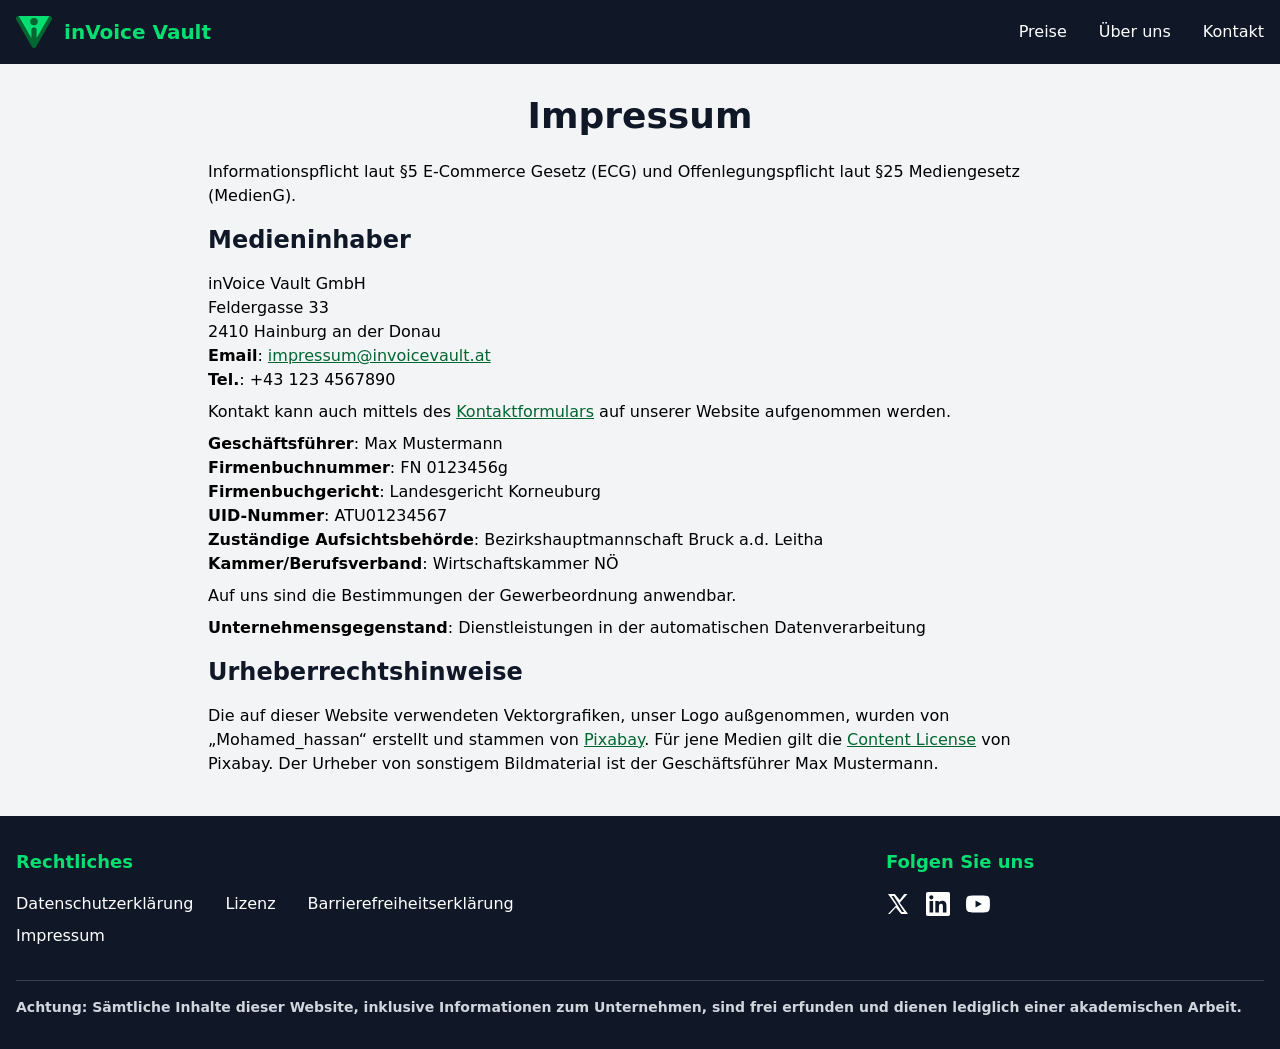
<file: legal/impressum/index.html>
<!DOCTYPE html><html lang="de" data-astro-cid-sckkx6r4> <head><meta charset="UTF-8"><meta name="viewport" content="width=device-width"><link rel="icon" type="image/svg+xml" href="/favicon.svg"><meta name="generator" content="Astro v5.16.3"><title>Impressum</title><style>/*! tailwindcss v4.1.17 | MIT License | https://tailwindcss.com */@layer properties{@supports (((-webkit-hyphens:none)) and (not (margin-trim:inline))) or ((-moz-orient:inline) and (not (color:rgb(from red r g b)))){*,:before,:after,::backdrop{--tw-rotate-x:initial;--tw-rotate-y:initial;--tw-rotate-z:initial;--tw-skew-x:initial;--tw-skew-y:initial;--tw-space-y-reverse:0;--tw-space-x-reverse:0;--tw-divide-y-reverse:0;--tw-border-style:solid;--tw-leading:initial;--tw-font-weight:initial;--tw-tracking:initial;--tw-shadow:0 0 #0000;--tw-shadow-color:initial;--tw-shadow-alpha:100%;--tw-inset-shadow:0 0 #0000;--tw-inset-shadow-color:initial;--tw-inset-shadow-alpha:100%;--tw-ring-color:initial;--tw-ring-shadow:0 0 #0000;--tw-inset-ring-color:initial;--tw-inset-ring-shadow:0 0 #0000;--tw-ring-inset:initial;--tw-ring-offset-width:0px;--tw-ring-offset-color:#fff;--tw-ring-offset-shadow:0 0 #0000;--tw-blur:initial;--tw-brightness:initial;--tw-contrast:initial;--tw-grayscale:initial;--tw-hue-rotate:initial;--tw-invert:initial;--tw-opacity:initial;--tw-saturate:initial;--tw-sepia:initial;--tw-drop-shadow:initial;--tw-drop-shadow-color:initial;--tw-drop-shadow-alpha:100%;--tw-drop-shadow-size:initial;--tw-backdrop-blur:initial;--tw-backdrop-brightness:initial;--tw-backdrop-contrast:initial;--tw-backdrop-grayscale:initial;--tw-backdrop-hue-rotate:initial;--tw-backdrop-invert:initial;--tw-backdrop-opacity:initial;--tw-backdrop-saturate:initial;--tw-backdrop-sepia:initial;--tw-duration:initial;--tw-content:""}}}@layer theme{:root,:host{--font-sans:ui-sans-serif,system-ui,sans-serif,"Apple Color Emoji","Segoe UI Emoji","Segoe UI Symbol","Noto Color Emoji";--font-mono:ui-monospace,SFMono-Regular,Menlo,Monaco,Consolas,"Liberation Mono","Courier New",monospace;--color-green-50:oklch(98.2% .018 155.826);--color-green-400:oklch(79.2% .209 151.711);--color-green-500:oklch(72.3% .219 149.579);--color-green-600:oklch(62.7% .194 149.214);--color-green-700:oklch(52.7% .154 150.069);--color-green-800:oklch(44.8% .119 151.328);--color-green-900:oklch(39.3% .095 152.535);--color-gray-100:oklch(96.7% .003 264.542);--color-gray-200:oklch(92.8% .006 264.531);--color-gray-300:oklch(87.2% .01 258.338);--color-gray-400:oklch(70.7% .022 261.325);--color-gray-500:oklch(55.1% .027 264.364);--color-gray-700:oklch(37.3% .034 259.733);--color-gray-800:oklch(27.8% .033 256.848);--color-gray-900:oklch(21% .034 264.665);--color-gray-950:oklch(13% .028 261.692);--color-white:#fff;--spacing:.25rem;--breakpoint-xl:80rem;--container-4xl:56rem;--container-6xl:72rem;--text-sm:.875rem;--text-sm--line-height:calc(1.25/.875);--text-base:1rem;--text-base--line-height: 1.5 ;--text-lg:1.125rem;--text-lg--line-height:calc(1.75/1.125);--text-xl:1.25rem;--text-xl--line-height:calc(1.75/1.25);--text-2xl:1.5rem;--text-2xl--line-height:calc(2/1.5);--text-3xl:1.875rem;--text-3xl--line-height: 1.2 ;--text-4xl:2.25rem;--text-4xl--line-height:calc(2.5/2.25);--text-6xl:3.75rem;--text-6xl--line-height:1;--font-weight-normal:400;--font-weight-medium:500;--font-weight-semibold:600;--font-weight-bold:700;--font-weight-extrabold:800;--tracking-tight:-.025em;--leading-relaxed:1.625;--radius-md:.375rem;--radius-lg:.5rem;--radius-xl:.75rem;--default-transition-duration:.15s;--default-transition-timing-function:cubic-bezier(.4,0,.2,1);--default-font-family:var(--font-sans);--default-mono-font-family:var(--font-mono)}}@layer base{*,:after,:before,::backdrop{box-sizing:border-box;border:0 solid;margin:0;padding:0}::file-selector-button{box-sizing:border-box;border:0 solid;margin:0;padding:0}html,:host{-webkit-text-size-adjust:100%;tab-size:4;line-height:1.5;font-family:var(--default-font-family,ui-sans-serif,system-ui,sans-serif,"Apple Color Emoji","Segoe UI Emoji","Segoe UI Symbol","Noto Color Emoji");font-feature-settings:var(--default-font-feature-settings,normal);font-variation-settings:var(--default-font-variation-settings,normal);-webkit-tap-highlight-color:transparent}hr{height:0;color:inherit;border-top-width:1px}abbr:where([title]){-webkit-text-decoration:underline dotted;text-decoration:underline dotted}h1,h2,h3,h4,h5,h6{font-size:inherit;font-weight:inherit}a{color:inherit;-webkit-text-decoration:inherit;text-decoration:inherit}b,strong{font-weight:bolder}code,kbd,samp,pre{font-family:var(--default-mono-font-family,ui-monospace,SFMono-Regular,Menlo,Monaco,Consolas,"Liberation Mono","Courier New",monospace);font-feature-settings:var(--default-mono-font-feature-settings,normal);font-variation-settings:var(--default-mono-font-variation-settings,normal);font-size:1em}small{font-size:80%}sub,sup{vertical-align:baseline;font-size:75%;line-height:0;position:relative}sub{bottom:-.25em}sup{top:-.5em}table{text-indent:0;border-color:inherit;border-collapse:collapse}:-moz-focusring{outline:auto}progress{vertical-align:baseline}summary{display:list-item}ol,ul,menu{list-style:none}img,svg,video,canvas,audio,iframe,embed,object{vertical-align:middle;display:block}img,video{max-width:100%;height:auto}button,input,select,optgroup,textarea{font:inherit;font-feature-settings:inherit;font-variation-settings:inherit;letter-spacing:inherit;color:inherit;opacity:1;background-color:#0000;border-radius:0}::file-selector-button{font:inherit;font-feature-settings:inherit;font-variation-settings:inherit;letter-spacing:inherit;color:inherit;opacity:1;background-color:#0000;border-radius:0}:where(select:is([multiple],[size])) optgroup{font-weight:bolder}:where(select:is([multiple],[size])) optgroup option{padding-inline-start:20px}::file-selector-button{margin-inline-end:4px}::placeholder{opacity:1}@supports (not ((-webkit-appearance:-apple-pay-button))) or (contain-intrinsic-size:1px){::placeholder{color:currentColor}@supports (color:color-mix(in lab,red,red)){::placeholder{color:color-mix(in oklab,currentcolor 50%,transparent)}}}textarea{resize:vertical}::-webkit-search-decoration{-webkit-appearance:none}::-webkit-date-and-time-value{min-height:1lh;text-align:inherit}::-webkit-datetime-edit{display:inline-flex}::-webkit-datetime-edit-fields-wrapper{padding:0}::-webkit-datetime-edit{padding-block:0}::-webkit-datetime-edit-year-field{padding-block:0}::-webkit-datetime-edit-month-field{padding-block:0}::-webkit-datetime-edit-day-field{padding-block:0}::-webkit-datetime-edit-hour-field{padding-block:0}::-webkit-datetime-edit-minute-field{padding-block:0}::-webkit-datetime-edit-second-field{padding-block:0}::-webkit-datetime-edit-millisecond-field{padding-block:0}::-webkit-datetime-edit-meridiem-field{padding-block:0}::-webkit-calendar-picker-indicator{line-height:1}:-moz-ui-invalid{box-shadow:none}button,input:where([type=button],[type=reset],[type=submit]){appearance:button}::file-selector-button{appearance:button}::-webkit-inner-spin-button{height:auto}::-webkit-outer-spin-button{height:auto}[hidden]:where(:not([hidden=until-found])){display:none!important}}@layer components;@layer utilities{.sr-only{clip-path:inset(50%);white-space:nowrap;border-width:0;width:1px;height:1px;margin:-1px;padding:0;position:absolute;overflow:hidden}.absolute{position:absolute}.relative{position:relative}.sticky{position:sticky}.top-0{top:calc(var(--spacing)*0)}.right-0{right:calc(var(--spacing)*0)}.z-10{z-index:10}.z-70{z-index:70}.order-2{order:2}.container{width:100%}@media(min-width:40rem){.container{max-width:40rem}}@media(min-width:48rem){.container{max-width:48rem}}@media(min-width:64rem){.container{max-width:64rem}}@media(min-width:80rem){.container{max-width:80rem}}@media(min-width:96rem){.container{max-width:96rem}}.m-320{margin:calc(var(--spacing)*320)}.mx-auto{margin-inline:auto}.my-4{margin-block:calc(var(--spacing)*4)}.mt-1{margin-top:calc(var(--spacing)*1)}.mt-2{margin-top:calc(var(--spacing)*2)}.mt-4{margin-top:calc(var(--spacing)*4)}.mt-6{margin-top:calc(var(--spacing)*6)}.mt-8{margin-top:calc(var(--spacing)*8)}.mt-10{margin-top:calc(var(--spacing)*10)}.mt-\[30px\]{margin-top:30px}.mb-2{margin-bottom:calc(var(--spacing)*2)}.mb-3{margin-bottom:calc(var(--spacing)*3)}.mb-4{margin-bottom:calc(var(--spacing)*4)}.mb-6{margin-bottom:calc(var(--spacing)*6)}.mb-8{margin-bottom:calc(var(--spacing)*8)}.mb-10{margin-bottom:calc(var(--spacing)*10)}.ml-2{margin-left:calc(var(--spacing)*2)}.block{display:block}.flex{display:flex}.grid{display:grid}.hidden{display:none}.inline-flex{display:inline-flex}.h-3\.5{height:calc(var(--spacing)*3.5)}.h-4{height:calc(var(--spacing)*4)}.h-6{height:calc(var(--spacing)*6)}.h-8{height:calc(var(--spacing)*8)}.h-64{height:calc(var(--spacing)*64)}.h-\[15em\]{height:15em}.h-\[130\%\]{height:130%}.h-max{height:max-content}.min-h-64{min-height:calc(var(--spacing)*64)}.w-3\.5{width:calc(var(--spacing)*3.5)}.w-4{width:calc(var(--spacing)*4)}.w-6{width:calc(var(--spacing)*6)}.w-7\/8{width:87.5%}.w-150{width:calc(var(--spacing)*150)}.w-\[15em\]{width:15em}.w-auto{width:auto}.w-full{width:100%}.max-w-4xl{max-width:var(--container-4xl)}.max-w-6xl{max-width:var(--container-6xl)}.max-w-full{max-width:100%}.max-w-screen-xl{max-width:var(--breakpoint-xl)}.grow{flex-grow:1}.transform{transform:var(--tw-rotate-x,)var(--tw-rotate-y,)var(--tw-rotate-z,)var(--tw-skew-x,)var(--tw-skew-y,)}.animate-\[fadeInUpwards_1s_ease-out\]{animation:1s ease-out fadeInUpwards}.cursor-pointer{cursor:pointer}.list-disc{list-style-type:disc}.list-none{list-style-type:none}.grid-cols-1{grid-template-columns:repeat(1,minmax(0,1fr))}.flex-col{flex-direction:column}.flex-row{flex-direction:row}.flex-wrap{flex-wrap:wrap}.items-center{align-items:center}.items-start{align-items:flex-start}.justify-between{justify-content:space-between}.justify-center{justify-content:center}.justify-end{justify-content:flex-end}.justify-items-start{justify-items:start}.gap-4{gap:calc(var(--spacing)*4)}.gap-6{gap:calc(var(--spacing)*6)}.gap-8{gap:calc(var(--spacing)*8)}.gap-16{gap:calc(var(--spacing)*16)}:where(.space-y-1>:not(:last-child)){--tw-space-y-reverse:0;margin-block-start:calc(calc(var(--spacing)*1)*var(--tw-space-y-reverse));margin-block-end:calc(calc(var(--spacing)*1)*calc(1 - var(--tw-space-y-reverse)))}:where(.space-y-4>:not(:last-child)){--tw-space-y-reverse:0;margin-block-start:calc(calc(var(--spacing)*4)*var(--tw-space-y-reverse));margin-block-end:calc(calc(var(--spacing)*4)*calc(1 - var(--tw-space-y-reverse)))}:where(.space-y-8>:not(:last-child)){--tw-space-y-reverse:0;margin-block-start:calc(calc(var(--spacing)*8)*var(--tw-space-y-reverse));margin-block-end:calc(calc(var(--spacing)*8)*calc(1 - var(--tw-space-y-reverse)))}.gap-x-8{column-gap:calc(var(--spacing)*8)}:where(.space-x-3>:not(:last-child)){--tw-space-x-reverse:0;margin-inline-start:calc(calc(var(--spacing)*3)*var(--tw-space-x-reverse));margin-inline-end:calc(calc(var(--spacing)*3)*calc(1 - var(--tw-space-x-reverse)))}:where(.space-x-4>:not(:last-child)){--tw-space-x-reverse:0;margin-inline-start:calc(calc(var(--spacing)*4)*var(--tw-space-x-reverse));margin-inline-end:calc(calc(var(--spacing)*4)*calc(1 - var(--tw-space-x-reverse)))}:where(.space-x-8>:not(:last-child)){--tw-space-x-reverse:0;margin-inline-start:calc(calc(var(--spacing)*8)*var(--tw-space-x-reverse));margin-inline-end:calc(calc(var(--spacing)*8)*calc(1 - var(--tw-space-x-reverse)))}.gap-y-2{row-gap:calc(var(--spacing)*2)}:where(.divide-y>:not(:last-child)){--tw-divide-y-reverse:0;border-bottom-style:var(--tw-border-style);border-top-style:var(--tw-border-style);border-top-width:calc(1px*var(--tw-divide-y-reverse));border-bottom-width:calc(1px*calc(1 - var(--tw-divide-y-reverse)))}:where(.divide-gray-200>:not(:last-child)){border-color:var(--color-gray-200)}.self-start{align-self:flex-start}.rounded{border-radius:.25rem}.rounded-lg{border-radius:var(--radius-lg)}.rounded-md{border-radius:var(--radius-md)}.rounded-xl{border-radius:var(--radius-xl)}.rounded-t-xl{border-top-left-radius:var(--radius-xl);border-top-right-radius:var(--radius-xl)}.border{border-style:var(--tw-border-style);border-width:1px}.border-t{border-top-style:var(--tw-border-style);border-top-width:1px}.border-gray-200{border-color:var(--color-gray-200)}.border-gray-300{border-color:var(--color-gray-300)}.border-gray-700{border-color:var(--color-gray-700)}.border-gray-800{border-color:var(--color-gray-800)}.border-gray-900{border-color:var(--color-gray-900)}.bg-\[\#05DF72\]{background-color:#05df72}.bg-gray-100{background-color:var(--color-gray-100)}.bg-gray-800{background-color:var(--color-gray-800)}.bg-gray-900{background-color:var(--color-gray-900)}.bg-gray-950{background-color:var(--color-gray-950)}.bg-green-500{background-color:var(--color-green-500)}.bg-green-700{background-color:var(--color-green-700)}.bg-white{background-color:var(--color-white)}.p-2{padding:calc(var(--spacing)*2)}.p-6{padding:calc(var(--spacing)*6)}.px-1{padding-inline:calc(var(--spacing)*1)}.px-3{padding-inline:calc(var(--spacing)*3)}.px-4{padding-inline:calc(var(--spacing)*4)}.px-5{padding-inline:calc(var(--spacing)*5)}.px-6{padding-inline:calc(var(--spacing)*6)}.px-8{padding-inline:calc(var(--spacing)*8)}.py-2{padding-block:calc(var(--spacing)*2)}.py-3{padding-block:calc(var(--spacing)*3)}.py-4{padding-block:calc(var(--spacing)*4)}.py-8{padding-block:calc(var(--spacing)*8)}.py-10{padding-block:calc(var(--spacing)*10)}.py-12{padding-block:calc(var(--spacing)*12)}.py-16{padding-block:calc(var(--spacing)*16)}.pt-4{padding-top:calc(var(--spacing)*4)}.pb-10{padding-bottom:calc(var(--spacing)*10)}.pl-5{padding-left:calc(var(--spacing)*5)}.text-center{text-align:center}.font-mono{font-family:var(--font-mono)}.text-2xl{font-size:var(--text-2xl);line-height:var(--tw-leading,var(--text-2xl--line-height))}.text-3xl{font-size:var(--text-3xl);line-height:var(--tw-leading,var(--text-3xl--line-height))}.text-4xl{font-size:var(--text-4xl);line-height:var(--tw-leading,var(--text-4xl--line-height))}.text-6xl{font-size:var(--text-6xl);line-height:var(--tw-leading,var(--text-6xl--line-height))}.text-base{font-size:var(--text-base);line-height:var(--tw-leading,var(--text-base--line-height))}.text-lg{font-size:var(--text-lg);line-height:var(--tw-leading,var(--text-lg--line-height))}.text-sm{font-size:var(--text-sm);line-height:var(--tw-leading,var(--text-sm--line-height))}.text-xl{font-size:var(--text-xl);line-height:var(--tw-leading,var(--text-xl--line-height))}.leading-none{--tw-leading:1;line-height:1}.leading-relaxed{--tw-leading:var(--leading-relaxed);line-height:var(--leading-relaxed)}.font-bold{--tw-font-weight:var(--font-weight-bold);font-weight:var(--font-weight-bold)}.font-extrabold{--tw-font-weight:var(--font-weight-extrabold);font-weight:var(--font-weight-extrabold)}.font-medium{--tw-font-weight:var(--font-weight-medium);font-weight:var(--font-weight-medium)}.font-normal{--tw-font-weight:var(--font-weight-normal);font-weight:var(--font-weight-normal)}.font-semibold{--tw-font-weight:var(--font-weight-semibold);font-weight:var(--font-weight-semibold)}.tracking-tight{--tw-tracking:var(--tracking-tight);letter-spacing:var(--tracking-tight)}.text-gray-300{color:var(--color-gray-300)}.text-gray-500{color:var(--color-gray-500)}.text-gray-700{color:var(--color-gray-700)}.text-gray-800{color:var(--color-gray-800)}.text-gray-900{color:var(--color-gray-900)}.text-green-400{color:var(--color-green-400)}.text-green-600{color:var(--color-green-600)}.text-green-700{color:var(--color-green-700)}.text-green-800{color:var(--color-green-800)}.text-white{color:var(--color-white)}.not-italic{font-style:normal}.underline{text-decoration-line:underline}.shadow{--tw-shadow:0 1px 3px 0 var(--tw-shadow-color,#0000001a),0 1px 2px -1px var(--tw-shadow-color,#0000001a);box-shadow:var(--tw-inset-shadow),var(--tw-inset-ring-shadow),var(--tw-ring-offset-shadow),var(--tw-ring-shadow),var(--tw-shadow)}.shadow-lg{--tw-shadow:0 10px 15px -3px var(--tw-shadow-color,#0000001a),0 4px 6px -4px var(--tw-shadow-color,#0000001a);box-shadow:var(--tw-inset-shadow),var(--tw-inset-ring-shadow),var(--tw-ring-offset-shadow),var(--tw-ring-shadow),var(--tw-shadow)}.shadow-md{--tw-shadow:0 4px 6px -1px var(--tw-shadow-color,#0000001a),0 2px 4px -2px var(--tw-shadow-color,#0000001a);box-shadow:var(--tw-inset-shadow),var(--tw-inset-ring-shadow),var(--tw-ring-offset-shadow),var(--tw-ring-shadow),var(--tw-shadow)}.shadow-sm{--tw-shadow:0 1px 3px 0 var(--tw-shadow-color,#0000001a),0 1px 2px -1px var(--tw-shadow-color,#0000001a);box-shadow:var(--tw-inset-shadow),var(--tw-inset-ring-shadow),var(--tw-ring-offset-shadow),var(--tw-ring-shadow),var(--tw-shadow)}.shadow-xl{--tw-shadow:0 20px 25px -5px var(--tw-shadow-color,#0000001a),0 8px 10px -6px var(--tw-shadow-color,#0000001a);box-shadow:var(--tw-inset-shadow),var(--tw-inset-ring-shadow),var(--tw-ring-offset-shadow),var(--tw-ring-shadow),var(--tw-shadow)}.filter{filter:var(--tw-blur,)var(--tw-brightness,)var(--tw-contrast,)var(--tw-grayscale,)var(--tw-hue-rotate,)var(--tw-invert,)var(--tw-saturate,)var(--tw-sepia,)var(--tw-drop-shadow,)}.backdrop-filter{-webkit-backdrop-filter:var(--tw-backdrop-blur,)var(--tw-backdrop-brightness,)var(--tw-backdrop-contrast,)var(--tw-backdrop-grayscale,)var(--tw-backdrop-hue-rotate,)var(--tw-backdrop-invert,)var(--tw-backdrop-opacity,)var(--tw-backdrop-saturate,)var(--tw-backdrop-sepia,);backdrop-filter:var(--tw-backdrop-blur,)var(--tw-backdrop-brightness,)var(--tw-backdrop-contrast,)var(--tw-backdrop-grayscale,)var(--tw-backdrop-hue-rotate,)var(--tw-backdrop-invert,)var(--tw-backdrop-opacity,)var(--tw-backdrop-saturate,)var(--tw-backdrop-sepia,)}.transition{transition-property:color,background-color,border-color,outline-color,text-decoration-color,fill,stroke,--tw-gradient-from,--tw-gradient-via,--tw-gradient-to,opacity,box-shadow,transform,translate,scale,rotate,filter,-webkit-backdrop-filter,backdrop-filter,display,content-visibility,overlay,pointer-events;transition-timing-function:var(--tw-ease,var(--default-transition-timing-function));transition-duration:var(--tw-duration,var(--default-transition-duration))}.transition-colors{transition-property:color,background-color,border-color,outline-color,text-decoration-color,fill,stroke,--tw-gradient-from,--tw-gradient-via,--tw-gradient-to;transition-timing-function:var(--tw-ease,var(--default-transition-timing-function));transition-duration:var(--tw-duration,var(--default-transition-duration))}.duration-200{--tw-duration:.2s;transition-duration:.2s}.duration-300{--tw-duration:.3s;transition-duration:.3s}.select-none{-webkit-user-select:none;user-select:none}.after\:absolute:after{content:var(--tw-content);position:absolute}.after\:-bottom-0\.5:after{content:var(--tw-content);bottom:calc(var(--spacing)*-.5)}.after\:left-0:after{content:var(--tw-content);left:calc(var(--spacing)*0)}.after\:h-0\.5:after{content:var(--tw-content);height:calc(var(--spacing)*.5)}.after\:w-0:after{content:var(--tw-content);width:calc(var(--spacing)*0)}.after\:bg-green-500:after{content:var(--tw-content);background-color:var(--color-green-500)}.after\:transition-all:after{content:var(--tw-content);transition-property:all;transition-timing-function:var(--tw-ease,var(--default-transition-timing-function));transition-duration:var(--tw-duration,var(--default-transition-duration))}.after\:duration-300:after{content:var(--tw-content);--tw-duration:.3s;transition-duration:.3s}.after\:content-\[\'\'\]:after{--tw-content:"";content:var(--tw-content)}@media(hover:hover){.hover\:bg-gray-700:hover{background-color:var(--color-gray-700)}.hover\:bg-green-50:hover{background-color:var(--color-green-50)}.hover\:bg-green-600:hover{background-color:var(--color-green-600)}.hover\:bg-green-800:hover{background-color:var(--color-green-800)}.hover\:text-green-800:hover{color:var(--color-green-800)}.hover\:text-white:hover{color:var(--color-white)}.hover\:after\:w-full:hover:after{content:var(--tw-content);width:100%}}.focus\:border-green-500:focus{border-color:var(--color-green-500)}.focus\:border-green-600:focus{border-color:var(--color-green-600)}.focus\:ring-2:focus{--tw-ring-shadow:var(--tw-ring-inset,)0 0 0 calc(2px + var(--tw-ring-offset-width))var(--tw-ring-color,currentcolor);box-shadow:var(--tw-inset-shadow),var(--tw-inset-ring-shadow),var(--tw-ring-offset-shadow),var(--tw-ring-shadow),var(--tw-shadow)}.focus\:ring-4:focus{--tw-ring-shadow:var(--tw-ring-inset,)0 0 0 calc(4px + var(--tw-ring-offset-width))var(--tw-ring-color,currentcolor);box-shadow:var(--tw-inset-shadow),var(--tw-inset-ring-shadow),var(--tw-ring-offset-shadow),var(--tw-ring-shadow),var(--tw-shadow)}.focus\:ring-green-500:focus{--tw-ring-color:var(--color-green-500)}.focus\:ring-green-600:focus{--tw-ring-color:var(--color-green-600)}.focus\:ring-green-900:focus{--tw-ring-color:var(--color-green-900)}.focus\:ring-offset-2:focus{--tw-ring-offset-width:2px;--tw-ring-offset-shadow:var(--tw-ring-inset,)0 0 0 var(--tw-ring-offset-width)var(--tw-ring-offset-color)}.focus\:outline-none:focus{--tw-outline-style:none;outline-style:none}.focus\:after\:w-full:focus:after{content:var(--tw-content);width:100%}@media(min-width:40rem){.sm\:col-span-2{grid-column:span 2/span 2}.sm\:grid-cols-2{grid-template-columns:repeat(2,minmax(0,1fr))}.sm\:flex-row{flex-direction:row}.sm\:justify-center{justify-content:center}:where(.sm\:space-y-0>:not(:last-child)){--tw-space-y-reverse:0;margin-block-start:calc(calc(var(--spacing)*0)*var(--tw-space-y-reverse));margin-block-end:calc(calc(var(--spacing)*0)*calc(1 - var(--tw-space-y-reverse)))}:where(.sm\:space-x-4>:not(:last-child)){--tw-space-x-reverse:0;margin-inline-start:calc(calc(var(--spacing)*4)*var(--tw-space-x-reverse));margin-inline-end:calc(calc(var(--spacing)*4)*calc(1 - var(--tw-space-x-reverse)))}.sm\:px-16{padding-inline:calc(var(--spacing)*16)}}@media(min-width:48rem){.md\:-order-1{order:-1}.md\:order-1{order:1}.md\:flex{display:flex}.md\:hidden{display:none}.md\:h-80{height:calc(var(--spacing)*80)}.md\:grid-cols-2{grid-template-columns:repeat(2,minmax(0,1fr))}.md\:justify-items-center{justify-items:center}.md\:text-4xl{font-size:var(--text-4xl);line-height:var(--tw-leading,var(--text-4xl--line-height))}}@media(min-width:64rem){.lg\:col-span-2{grid-column:span 2/span 2}.lg\:grid-cols-3{grid-template-columns:repeat(3,minmax(0,1fr))}.lg\:flex-row{flex-direction:row}.lg\:flex-wrap{flex-wrap:wrap}.lg\:px-48{padding-inline:calc(var(--spacing)*48)}.lg\:py-16{padding-block:calc(var(--spacing)*16)}.lg\:py-20{padding-block:calc(var(--spacing)*20)}.lg\:pb-20{padding-bottom:calc(var(--spacing)*20)}.lg\:text-xl{font-size:var(--text-xl);line-height:var(--tw-leading,var(--text-xl--line-height))}}@media(prefers-color-scheme:dark){.dark\:border-gray-700{border-color:var(--color-gray-700)}.dark\:bg-gray-800{background-color:var(--color-gray-800)}.dark\:text-gray-400{color:var(--color-gray-400)}.dark\:text-white{color:var(--color-white)}@media(hover:hover){.dark\:hover\:bg-gray-700:hover{background-color:var(--color-gray-700)}}}}main ul li{margin-left:calc(var(--spacing)*8);list-style-type:disc}main input[type=text],main input[type=email],main input[type=password],main textarea{border-radius:var(--radius-md);background-color:var(--color-white);width:100%;padding:calc(var(--spacing)*1);--tw-shadow:0 4px 6px -1px var(--tw-shadow-color,#0000001a),0 2px 4px -2px var(--tw-shadow-color,#0000001a);box-shadow:var(--tw-inset-shadow),var(--tw-inset-ring-shadow),var(--tw-ring-offset-shadow),var(--tw-ring-shadow),var(--tw-shadow)}:is(main input[type=text],main input[type=email],main input[type=password],main textarea):focus{border-style:var(--tw-border-style);border-width:1px;border-color:var(--color-gray-900)}main button{cursor:pointer;border-radius:var(--radius-lg);background-color:var(--color-green-700);padding-inline:calc(var(--spacing)*5);padding-block:calc(var(--spacing)*3);text-align:center;font-size:var(--text-base);line-height:var(--tw-leading,var(--text-base--line-height));--tw-font-weight:var(--font-weight-medium);font-weight:var(--font-weight-medium);color:var(--color-white);justify-content:center;align-items:center;display:flex}@media(hover:hover){main button:hover{background-color:var(--color-green-800)}}main button:focus{--tw-ring-shadow:var(--tw-ring-inset,)0 0 0 calc(4px + var(--tw-ring-offset-width))var(--tw-ring-color,currentcolor);box-shadow:var(--tw-inset-shadow),var(--tw-inset-ring-shadow),var(--tw-ring-offset-shadow),var(--tw-ring-shadow),var(--tw-shadow);--tw-ring-color:var(--color-green-900)}.alt-container{background-color:var(--color-gray-100);padding-inline:calc(var(--spacing)*2);padding-block:calc(var(--spacing)*4)}.alt-container h1{margin-bottom:calc(var(--spacing)*4);font-size:var(--text-4xl);line-height:var(--tw-leading,var(--text-4xl--line-height));--tw-font-weight:var(--font-weight-extrabold);font-weight:var(--font-weight-extrabold);color:var(--color-gray-900)}@keyframes fadeInUpwards{0%{opacity:0;transform:translateY(0)}to{opacity:1;transform:translateY(-30px)}}@property --tw-rotate-x{syntax:"*";inherits:false}@property --tw-rotate-y{syntax:"*";inherits:false}@property --tw-rotate-z{syntax:"*";inherits:false}@property --tw-skew-x{syntax:"*";inherits:false}@property --tw-skew-y{syntax:"*";inherits:false}@property --tw-space-y-reverse{syntax:"*";inherits:false;initial-value:0}@property --tw-space-x-reverse{syntax:"*";inherits:false;initial-value:0}@property --tw-divide-y-reverse{syntax:"*";inherits:false;initial-value:0}@property --tw-border-style{syntax:"*";inherits:false;initial-value:solid}@property --tw-leading{syntax:"*";inherits:false}@property --tw-font-weight{syntax:"*";inherits:false}@property --tw-tracking{syntax:"*";inherits:false}@property --tw-shadow{syntax:"*";inherits:false;initial-value:0 0 #0000}@property --tw-shadow-color{syntax:"*";inherits:false}@property --tw-shadow-alpha{syntax:"<percentage>";inherits:false;initial-value:100%}@property --tw-inset-shadow{syntax:"*";inherits:false;initial-value:0 0 #0000}@property --tw-inset-shadow-color{syntax:"*";inherits:false}@property --tw-inset-shadow-alpha{syntax:"<percentage>";inherits:false;initial-value:100%}@property --tw-ring-color{syntax:"*";inherits:false}@property --tw-ring-shadow{syntax:"*";inherits:false;initial-value:0 0 #0000}@property --tw-inset-ring-color{syntax:"*";inherits:false}@property --tw-inset-ring-shadow{syntax:"*";inherits:false;initial-value:0 0 #0000}@property --tw-ring-inset{syntax:"*";inherits:false}@property --tw-ring-offset-width{syntax:"<length>";inherits:false;initial-value:0}@property --tw-ring-offset-color{syntax:"*";inherits:false;initial-value:#fff}@property --tw-ring-offset-shadow{syntax:"*";inherits:false;initial-value:0 0 #0000}@property --tw-blur{syntax:"*";inherits:false}@property --tw-brightness{syntax:"*";inherits:false}@property --tw-contrast{syntax:"*";inherits:false}@property --tw-grayscale{syntax:"*";inherits:false}@property --tw-hue-rotate{syntax:"*";inherits:false}@property --tw-invert{syntax:"*";inherits:false}@property --tw-opacity{syntax:"*";inherits:false}@property --tw-saturate{syntax:"*";inherits:false}@property --tw-sepia{syntax:"*";inherits:false}@property --tw-drop-shadow{syntax:"*";inherits:false}@property --tw-drop-shadow-color{syntax:"*";inherits:false}@property --tw-drop-shadow-alpha{syntax:"<percentage>";inherits:false;initial-value:100%}@property --tw-drop-shadow-size{syntax:"*";inherits:false}@property --tw-backdrop-blur{syntax:"*";inherits:false}@property --tw-backdrop-brightness{syntax:"*";inherits:false}@property --tw-backdrop-contrast{syntax:"*";inherits:false}@property --tw-backdrop-grayscale{syntax:"*";inherits:false}@property --tw-backdrop-hue-rotate{syntax:"*";inherits:false}@property --tw-backdrop-invert{syntax:"*";inherits:false}@property --tw-backdrop-opacity{syntax:"*";inherits:false}@property --tw-backdrop-saturate{syntax:"*";inherits:false}@property --tw-backdrop-sepia{syntax:"*";inherits:false}@property --tw-duration{syntax:"*";inherits:false}@property --tw-content{syntax:"*";inherits:false;initial-value:""}html,body{margin:0;width:100%}
/*! tailwindcss v4.1.17 | MIT License | https://tailwindcss.com */@layer properties{@supports (((-webkit-hyphens:none)) and (not (margin-trim:inline))) or ((-moz-orient:inline) and (not (color:rgb(from red r g b)))){*,:before,:after,::backdrop{--tw-rotate-x:initial;--tw-rotate-y:initial;--tw-rotate-z:initial;--tw-skew-x:initial;--tw-skew-y:initial;--tw-space-y-reverse:0;--tw-space-x-reverse:0;--tw-divide-y-reverse:0;--tw-border-style:solid;--tw-leading:initial;--tw-font-weight:initial;--tw-tracking:initial;--tw-shadow:0 0 #0000;--tw-shadow-color:initial;--tw-shadow-alpha:100%;--tw-inset-shadow:0 0 #0000;--tw-inset-shadow-color:initial;--tw-inset-shadow-alpha:100%;--tw-ring-color:initial;--tw-ring-shadow:0 0 #0000;--tw-inset-ring-color:initial;--tw-inset-ring-shadow:0 0 #0000;--tw-ring-inset:initial;--tw-ring-offset-width:0px;--tw-ring-offset-color:#fff;--tw-ring-offset-shadow:0 0 #0000;--tw-blur:initial;--tw-brightness:initial;--tw-contrast:initial;--tw-grayscale:initial;--tw-hue-rotate:initial;--tw-invert:initial;--tw-opacity:initial;--tw-saturate:initial;--tw-sepia:initial;--tw-drop-shadow:initial;--tw-drop-shadow-color:initial;--tw-drop-shadow-alpha:100%;--tw-drop-shadow-size:initial;--tw-backdrop-blur:initial;--tw-backdrop-brightness:initial;--tw-backdrop-contrast:initial;--tw-backdrop-grayscale:initial;--tw-backdrop-hue-rotate:initial;--tw-backdrop-invert:initial;--tw-backdrop-opacity:initial;--tw-backdrop-saturate:initial;--tw-backdrop-sepia:initial;--tw-duration:initial;--tw-content:""}}}@layer theme{:root,:host{--font-sans:ui-sans-serif,system-ui,sans-serif,"Apple Color Emoji","Segoe UI Emoji","Segoe UI Symbol","Noto Color Emoji";--font-mono:ui-monospace,SFMono-Regular,Menlo,Monaco,Consolas,"Liberation Mono","Courier New",monospace;--color-green-50:oklch(98.2% .018 155.826);--color-green-400:oklch(79.2% .209 151.711);--color-green-500:oklch(72.3% .219 149.579);--color-green-600:oklch(62.7% .194 149.214);--color-green-700:oklch(52.7% .154 150.069);--color-green-800:oklch(44.8% .119 151.328);--color-green-900:oklch(39.3% .095 152.535);--color-gray-100:oklch(96.7% .003 264.542);--color-gray-200:oklch(92.8% .006 264.531);--color-gray-300:oklch(87.2% .01 258.338);--color-gray-400:oklch(70.7% .022 261.325);--color-gray-500:oklch(55.1% .027 264.364);--color-gray-700:oklch(37.3% .034 259.733);--color-gray-800:oklch(27.8% .033 256.848);--color-gray-900:oklch(21% .034 264.665);--color-gray-950:oklch(13% .028 261.692);--color-white:#fff;--spacing:.25rem;--breakpoint-xl:80rem;--container-4xl:56rem;--container-6xl:72rem;--text-sm:.875rem;--text-sm--line-height:calc(1.25/.875);--text-base:1rem;--text-base--line-height: 1.5 ;--text-lg:1.125rem;--text-lg--line-height:calc(1.75/1.125);--text-xl:1.25rem;--text-xl--line-height:calc(1.75/1.25);--text-2xl:1.5rem;--text-2xl--line-height:calc(2/1.5);--text-3xl:1.875rem;--text-3xl--line-height: 1.2 ;--text-4xl:2.25rem;--text-4xl--line-height:calc(2.5/2.25);--text-6xl:3.75rem;--text-6xl--line-height:1;--font-weight-normal:400;--font-weight-medium:500;--font-weight-semibold:600;--font-weight-bold:700;--font-weight-extrabold:800;--tracking-tight:-.025em;--leading-relaxed:1.625;--radius-md:.375rem;--radius-lg:.5rem;--radius-xl:.75rem;--default-transition-duration:.15s;--default-transition-timing-function:cubic-bezier(.4,0,.2,1);--default-font-family:var(--font-sans);--default-mono-font-family:var(--font-mono)}}@layer base{*,:after,:before,::backdrop{box-sizing:border-box;border:0 solid;margin:0;padding:0}::file-selector-button{box-sizing:border-box;border:0 solid;margin:0;padding:0}html,:host{-webkit-text-size-adjust:100%;tab-size:4;line-height:1.5;font-family:var(--default-font-family,ui-sans-serif,system-ui,sans-serif,"Apple Color Emoji","Segoe UI Emoji","Segoe UI Symbol","Noto Color Emoji");font-feature-settings:var(--default-font-feature-settings,normal);font-variation-settings:var(--default-font-variation-settings,normal);-webkit-tap-highlight-color:transparent}hr{height:0;color:inherit;border-top-width:1px}abbr:where([title]){-webkit-text-decoration:underline dotted;text-decoration:underline dotted}h1,h2,h3,h4,h5,h6{font-size:inherit;font-weight:inherit}a{color:inherit;-webkit-text-decoration:inherit;text-decoration:inherit}b,strong{font-weight:bolder}code,kbd,samp,pre{font-family:var(--default-mono-font-family,ui-monospace,SFMono-Regular,Menlo,Monaco,Consolas,"Liberation Mono","Courier New",monospace);font-feature-settings:var(--default-mono-font-feature-settings,normal);font-variation-settings:var(--default-mono-font-variation-settings,normal);font-size:1em}small{font-size:80%}sub,sup{vertical-align:baseline;font-size:75%;line-height:0;position:relative}sub{bottom:-.25em}sup{top:-.5em}table{text-indent:0;border-color:inherit;border-collapse:collapse}:-moz-focusring{outline:auto}progress{vertical-align:baseline}summary{display:list-item}ol,ul,menu{list-style:none}img,svg,video,canvas,audio,iframe,embed,object{vertical-align:middle;display:block}img,video{max-width:100%;height:auto}button,input,select,optgroup,textarea{font:inherit;font-feature-settings:inherit;font-variation-settings:inherit;letter-spacing:inherit;color:inherit;opacity:1;background-color:#0000;border-radius:0}::file-selector-button{font:inherit;font-feature-settings:inherit;font-variation-settings:inherit;letter-spacing:inherit;color:inherit;opacity:1;background-color:#0000;border-radius:0}:where(select:is([multiple],[size])) optgroup{font-weight:bolder}:where(select:is([multiple],[size])) optgroup option{padding-inline-start:20px}::file-selector-button{margin-inline-end:4px}::placeholder{opacity:1}@supports (not ((-webkit-appearance:-apple-pay-button))) or (contain-intrinsic-size:1px){::placeholder{color:currentColor}@supports (color:color-mix(in lab,red,red)){::placeholder{color:color-mix(in oklab,currentcolor 50%,transparent)}}}textarea{resize:vertical}::-webkit-search-decoration{-webkit-appearance:none}::-webkit-date-and-time-value{min-height:1lh;text-align:inherit}::-webkit-datetime-edit{display:inline-flex}::-webkit-datetime-edit-fields-wrapper{padding:0}::-webkit-datetime-edit{padding-block:0}::-webkit-datetime-edit-year-field{padding-block:0}::-webkit-datetime-edit-month-field{padding-block:0}::-webkit-datetime-edit-day-field{padding-block:0}::-webkit-datetime-edit-hour-field{padding-block:0}::-webkit-datetime-edit-minute-field{padding-block:0}::-webkit-datetime-edit-second-field{padding-block:0}::-webkit-datetime-edit-millisecond-field{padding-block:0}::-webkit-datetime-edit-meridiem-field{padding-block:0}::-webkit-calendar-picker-indicator{line-height:1}:-moz-ui-invalid{box-shadow:none}button,input:where([type=button],[type=reset],[type=submit]){appearance:button}::file-selector-button{appearance:button}::-webkit-inner-spin-button{height:auto}::-webkit-outer-spin-button{height:auto}[hidden]:where(:not([hidden=until-found])){display:none!important}}@layer components;@layer utilities{.sr-only{clip-path:inset(50%);white-space:nowrap;border-width:0;width:1px;height:1px;margin:-1px;padding:0;position:absolute;overflow:hidden}.absolute{position:absolute}.relative{position:relative}.sticky{position:sticky}.top-0{top:calc(var(--spacing)*0)}.right-0{right:calc(var(--spacing)*0)}.z-10{z-index:10}.z-70{z-index:70}.order-2{order:2}.container{width:100%}@media(min-width:40rem){.container{max-width:40rem}}@media(min-width:48rem){.container{max-width:48rem}}@media(min-width:64rem){.container{max-width:64rem}}@media(min-width:80rem){.container{max-width:80rem}}@media(min-width:96rem){.container{max-width:96rem}}.m-320{margin:calc(var(--spacing)*320)}.mx-auto{margin-inline:auto}.my-4{margin-block:calc(var(--spacing)*4)}.mt-1{margin-top:calc(var(--spacing)*1)}.mt-2{margin-top:calc(var(--spacing)*2)}.mt-4{margin-top:calc(var(--spacing)*4)}.mt-6{margin-top:calc(var(--spacing)*6)}.mt-8{margin-top:calc(var(--spacing)*8)}.mt-10{margin-top:calc(var(--spacing)*10)}.mt-\[30px\]{margin-top:30px}.mb-2{margin-bottom:calc(var(--spacing)*2)}.mb-3{margin-bottom:calc(var(--spacing)*3)}.mb-4{margin-bottom:calc(var(--spacing)*4)}.mb-6{margin-bottom:calc(var(--spacing)*6)}.mb-8{margin-bottom:calc(var(--spacing)*8)}.mb-10{margin-bottom:calc(var(--spacing)*10)}.ml-2{margin-left:calc(var(--spacing)*2)}.block{display:block}.flex{display:flex}.grid{display:grid}.hidden{display:none}.inline-flex{display:inline-flex}.h-3\.5{height:calc(var(--spacing)*3.5)}.h-4{height:calc(var(--spacing)*4)}.h-6{height:calc(var(--spacing)*6)}.h-8{height:calc(var(--spacing)*8)}.h-64{height:calc(var(--spacing)*64)}.h-\[15em\]{height:15em}.h-\[130\%\]{height:130%}.h-max{height:max-content}.min-h-64{min-height:calc(var(--spacing)*64)}.w-3\.5{width:calc(var(--spacing)*3.5)}.w-4{width:calc(var(--spacing)*4)}.w-6{width:calc(var(--spacing)*6)}.w-7\/8{width:87.5%}.w-150{width:calc(var(--spacing)*150)}.w-\[15em\]{width:15em}.w-auto{width:auto}.w-full{width:100%}.max-w-4xl{max-width:var(--container-4xl)}.max-w-6xl{max-width:var(--container-6xl)}.max-w-full{max-width:100%}.max-w-screen-xl{max-width:var(--breakpoint-xl)}.grow{flex-grow:1}.transform{transform:var(--tw-rotate-x,)var(--tw-rotate-y,)var(--tw-rotate-z,)var(--tw-skew-x,)var(--tw-skew-y,)}.animate-\[fadeInUpwards_1s_ease-out\]{animation:1s ease-out fadeInUpwards}.cursor-pointer{cursor:pointer}.list-disc{list-style-type:disc}.list-none{list-style-type:none}.grid-cols-1{grid-template-columns:repeat(1,minmax(0,1fr))}.flex-col{flex-direction:column}.flex-row{flex-direction:row}.flex-wrap{flex-wrap:wrap}.items-center{align-items:center}.items-start{align-items:flex-start}.justify-between{justify-content:space-between}.justify-center{justify-content:center}.justify-end{justify-content:flex-end}.justify-items-start{justify-items:start}.gap-4{gap:calc(var(--spacing)*4)}.gap-6{gap:calc(var(--spacing)*6)}.gap-8{gap:calc(var(--spacing)*8)}.gap-16{gap:calc(var(--spacing)*16)}:where(.space-y-1>:not(:last-child)){--tw-space-y-reverse:0;margin-block-start:calc(calc(var(--spacing)*1)*var(--tw-space-y-reverse));margin-block-end:calc(calc(var(--spacing)*1)*calc(1 - var(--tw-space-y-reverse)))}:where(.space-y-4>:not(:last-child)){--tw-space-y-reverse:0;margin-block-start:calc(calc(var(--spacing)*4)*var(--tw-space-y-reverse));margin-block-end:calc(calc(var(--spacing)*4)*calc(1 - var(--tw-space-y-reverse)))}:where(.space-y-8>:not(:last-child)){--tw-space-y-reverse:0;margin-block-start:calc(calc(var(--spacing)*8)*var(--tw-space-y-reverse));margin-block-end:calc(calc(var(--spacing)*8)*calc(1 - var(--tw-space-y-reverse)))}.gap-x-8{column-gap:calc(var(--spacing)*8)}:where(.space-x-3>:not(:last-child)){--tw-space-x-reverse:0;margin-inline-start:calc(calc(var(--spacing)*3)*var(--tw-space-x-reverse));margin-inline-end:calc(calc(var(--spacing)*3)*calc(1 - var(--tw-space-x-reverse)))}:where(.space-x-4>:not(:last-child)){--tw-space-x-reverse:0;margin-inline-start:calc(calc(var(--spacing)*4)*var(--tw-space-x-reverse));margin-inline-end:calc(calc(var(--spacing)*4)*calc(1 - var(--tw-space-x-reverse)))}:where(.space-x-8>:not(:last-child)){--tw-space-x-reverse:0;margin-inline-start:calc(calc(var(--spacing)*8)*var(--tw-space-x-reverse));margin-inline-end:calc(calc(var(--spacing)*8)*calc(1 - var(--tw-space-x-reverse)))}.gap-y-2{row-gap:calc(var(--spacing)*2)}:where(.divide-y>:not(:last-child)){--tw-divide-y-reverse:0;border-bottom-style:var(--tw-border-style);border-top-style:var(--tw-border-style);border-top-width:calc(1px*var(--tw-divide-y-reverse));border-bottom-width:calc(1px*calc(1 - var(--tw-divide-y-reverse)))}:where(.divide-gray-200>:not(:last-child)){border-color:var(--color-gray-200)}.self-start{align-self:flex-start}.rounded{border-radius:.25rem}.rounded-lg{border-radius:var(--radius-lg)}.rounded-md{border-radius:var(--radius-md)}.rounded-xl{border-radius:var(--radius-xl)}.rounded-t-xl{border-top-left-radius:var(--radius-xl);border-top-right-radius:var(--radius-xl)}.border{border-style:var(--tw-border-style);border-width:1px}.border-t{border-top-style:var(--tw-border-style);border-top-width:1px}.border-gray-200{border-color:var(--color-gray-200)}.border-gray-300{border-color:var(--color-gray-300)}.border-gray-700{border-color:var(--color-gray-700)}.border-gray-800{border-color:var(--color-gray-800)}.border-gray-900{border-color:var(--color-gray-900)}.bg-\[\#05DF72\]{background-color:#05df72}.bg-gray-100{background-color:var(--color-gray-100)}.bg-gray-800{background-color:var(--color-gray-800)}.bg-gray-900{background-color:var(--color-gray-900)}.bg-gray-950{background-color:var(--color-gray-950)}.bg-green-500{background-color:var(--color-green-500)}.bg-green-700{background-color:var(--color-green-700)}.bg-white{background-color:var(--color-white)}.p-2{padding:calc(var(--spacing)*2)}.p-6{padding:calc(var(--spacing)*6)}.px-1{padding-inline:calc(var(--spacing)*1)}.px-3{padding-inline:calc(var(--spacing)*3)}.px-4{padding-inline:calc(var(--spacing)*4)}.px-5{padding-inline:calc(var(--spacing)*5)}.px-6{padding-inline:calc(var(--spacing)*6)}.px-8{padding-inline:calc(var(--spacing)*8)}.py-2{padding-block:calc(var(--spacing)*2)}.py-3{padding-block:calc(var(--spacing)*3)}.py-4{padding-block:calc(var(--spacing)*4)}.py-8{padding-block:calc(var(--spacing)*8)}.py-10{padding-block:calc(var(--spacing)*10)}.py-12{padding-block:calc(var(--spacing)*12)}.py-16{padding-block:calc(var(--spacing)*16)}.pt-4{padding-top:calc(var(--spacing)*4)}.pb-10{padding-bottom:calc(var(--spacing)*10)}.pl-5{padding-left:calc(var(--spacing)*5)}.text-center{text-align:center}.font-mono{font-family:var(--font-mono)}.text-2xl{font-size:var(--text-2xl);line-height:var(--tw-leading,var(--text-2xl--line-height))}.text-3xl{font-size:var(--text-3xl);line-height:var(--tw-leading,var(--text-3xl--line-height))}.text-4xl{font-size:var(--text-4xl);line-height:var(--tw-leading,var(--text-4xl--line-height))}.text-6xl{font-size:var(--text-6xl);line-height:var(--tw-leading,var(--text-6xl--line-height))}.text-base{font-size:var(--text-base);line-height:var(--tw-leading,var(--text-base--line-height))}.text-lg{font-size:var(--text-lg);line-height:var(--tw-leading,var(--text-lg--line-height))}.text-sm{font-size:var(--text-sm);line-height:var(--tw-leading,var(--text-sm--line-height))}.text-xl{font-size:var(--text-xl);line-height:var(--tw-leading,var(--text-xl--line-height))}.leading-none{--tw-leading:1;line-height:1}.leading-relaxed{--tw-leading:var(--leading-relaxed);line-height:var(--leading-relaxed)}.font-bold{--tw-font-weight:var(--font-weight-bold);font-weight:var(--font-weight-bold)}.font-extrabold{--tw-font-weight:var(--font-weight-extrabold);font-weight:var(--font-weight-extrabold)}.font-medium{--tw-font-weight:var(--font-weight-medium);font-weight:var(--font-weight-medium)}.font-normal{--tw-font-weight:var(--font-weight-normal);font-weight:var(--font-weight-normal)}.font-semibold{--tw-font-weight:var(--font-weight-semibold);font-weight:var(--font-weight-semibold)}.tracking-tight{--tw-tracking:var(--tracking-tight);letter-spacing:var(--tracking-tight)}.text-gray-300{color:var(--color-gray-300)}.text-gray-500{color:var(--color-gray-500)}.text-gray-700{color:var(--color-gray-700)}.text-gray-800{color:var(--color-gray-800)}.text-gray-900{color:var(--color-gray-900)}.text-green-400{color:var(--color-green-400)}.text-green-600{color:var(--color-green-600)}.text-green-700{color:var(--color-green-700)}.text-green-800{color:var(--color-green-800)}.text-white{color:var(--color-white)}.not-italic{font-style:normal}.underline{text-decoration-line:underline}.shadow{--tw-shadow:0 1px 3px 0 var(--tw-shadow-color,#0000001a),0 1px 2px -1px var(--tw-shadow-color,#0000001a);box-shadow:var(--tw-inset-shadow),var(--tw-inset-ring-shadow),var(--tw-ring-offset-shadow),var(--tw-ring-shadow),var(--tw-shadow)}.shadow-lg{--tw-shadow:0 10px 15px -3px var(--tw-shadow-color,#0000001a),0 4px 6px -4px var(--tw-shadow-color,#0000001a);box-shadow:var(--tw-inset-shadow),var(--tw-inset-ring-shadow),var(--tw-ring-offset-shadow),var(--tw-ring-shadow),var(--tw-shadow)}.shadow-md{--tw-shadow:0 4px 6px -1px var(--tw-shadow-color,#0000001a),0 2px 4px -2px var(--tw-shadow-color,#0000001a);box-shadow:var(--tw-inset-shadow),var(--tw-inset-ring-shadow),var(--tw-ring-offset-shadow),var(--tw-ring-shadow),var(--tw-shadow)}.shadow-sm{--tw-shadow:0 1px 3px 0 var(--tw-shadow-color,#0000001a),0 1px 2px -1px var(--tw-shadow-color,#0000001a);box-shadow:var(--tw-inset-shadow),var(--tw-inset-ring-shadow),var(--tw-ring-offset-shadow),var(--tw-ring-shadow),var(--tw-shadow)}.shadow-xl{--tw-shadow:0 20px 25px -5px var(--tw-shadow-color,#0000001a),0 8px 10px -6px var(--tw-shadow-color,#0000001a);box-shadow:var(--tw-inset-shadow),var(--tw-inset-ring-shadow),var(--tw-ring-offset-shadow),var(--tw-ring-shadow),var(--tw-shadow)}.filter{filter:var(--tw-blur,)var(--tw-brightness,)var(--tw-contrast,)var(--tw-grayscale,)var(--tw-hue-rotate,)var(--tw-invert,)var(--tw-saturate,)var(--tw-sepia,)var(--tw-drop-shadow,)}.backdrop-filter{-webkit-backdrop-filter:var(--tw-backdrop-blur,)var(--tw-backdrop-brightness,)var(--tw-backdrop-contrast,)var(--tw-backdrop-grayscale,)var(--tw-backdrop-hue-rotate,)var(--tw-backdrop-invert,)var(--tw-backdrop-opacity,)var(--tw-backdrop-saturate,)var(--tw-backdrop-sepia,);backdrop-filter:var(--tw-backdrop-blur,)var(--tw-backdrop-brightness,)var(--tw-backdrop-contrast,)var(--tw-backdrop-grayscale,)var(--tw-backdrop-hue-rotate,)var(--tw-backdrop-invert,)var(--tw-backdrop-opacity,)var(--tw-backdrop-saturate,)var(--tw-backdrop-sepia,)}.transition{transition-property:color,background-color,border-color,outline-color,text-decoration-color,fill,stroke,--tw-gradient-from,--tw-gradient-via,--tw-gradient-to,opacity,box-shadow,transform,translate,scale,rotate,filter,-webkit-backdrop-filter,backdrop-filter,display,content-visibility,overlay,pointer-events;transition-timing-function:var(--tw-ease,var(--default-transition-timing-function));transition-duration:var(--tw-duration,var(--default-transition-duration))}.transition-colors{transition-property:color,background-color,border-color,outline-color,text-decoration-color,fill,stroke,--tw-gradient-from,--tw-gradient-via,--tw-gradient-to;transition-timing-function:var(--tw-ease,var(--default-transition-timing-function));transition-duration:var(--tw-duration,var(--default-transition-duration))}.duration-200{--tw-duration:.2s;transition-duration:.2s}.duration-300{--tw-duration:.3s;transition-duration:.3s}.select-none{-webkit-user-select:none;user-select:none}.after\:absolute:after{content:var(--tw-content);position:absolute}.after\:-bottom-0\.5:after{content:var(--tw-content);bottom:calc(var(--spacing)*-.5)}.after\:left-0:after{content:var(--tw-content);left:calc(var(--spacing)*0)}.after\:h-0\.5:after{content:var(--tw-content);height:calc(var(--spacing)*.5)}.after\:w-0:after{content:var(--tw-content);width:calc(var(--spacing)*0)}.after\:bg-green-500:after{content:var(--tw-content);background-color:var(--color-green-500)}.after\:transition-all:after{content:var(--tw-content);transition-property:all;transition-timing-function:var(--tw-ease,var(--default-transition-timing-function));transition-duration:var(--tw-duration,var(--default-transition-duration))}.after\:duration-300:after{content:var(--tw-content);--tw-duration:.3s;transition-duration:.3s}.after\:content-\[\'\'\]:after{--tw-content:"";content:var(--tw-content)}@media(hover:hover){.hover\:bg-gray-700:hover{background-color:var(--color-gray-700)}.hover\:bg-green-50:hover{background-color:var(--color-green-50)}.hover\:bg-green-600:hover{background-color:var(--color-green-600)}.hover\:bg-green-800:hover{background-color:var(--color-green-800)}.hover\:text-green-800:hover{color:var(--color-green-800)}.hover\:text-white:hover{color:var(--color-white)}.hover\:after\:w-full:hover:after{content:var(--tw-content);width:100%}}.focus\:border-green-500:focus{border-color:var(--color-green-500)}.focus\:border-green-600:focus{border-color:var(--color-green-600)}.focus\:ring-2:focus{--tw-ring-shadow:var(--tw-ring-inset,)0 0 0 calc(2px + var(--tw-ring-offset-width))var(--tw-ring-color,currentcolor);box-shadow:var(--tw-inset-shadow),var(--tw-inset-ring-shadow),var(--tw-ring-offset-shadow),var(--tw-ring-shadow),var(--tw-shadow)}.focus\:ring-4:focus{--tw-ring-shadow:var(--tw-ring-inset,)0 0 0 calc(4px + var(--tw-ring-offset-width))var(--tw-ring-color,currentcolor);box-shadow:var(--tw-inset-shadow),var(--tw-inset-ring-shadow),var(--tw-ring-offset-shadow),var(--tw-ring-shadow),var(--tw-shadow)}.focus\:ring-green-500:focus{--tw-ring-color:var(--color-green-500)}.focus\:ring-green-600:focus{--tw-ring-color:var(--color-green-600)}.focus\:ring-green-900:focus{--tw-ring-color:var(--color-green-900)}.focus\:ring-offset-2:focus{--tw-ring-offset-width:2px;--tw-ring-offset-shadow:var(--tw-ring-inset,)0 0 0 var(--tw-ring-offset-width)var(--tw-ring-offset-color)}.focus\:outline-none:focus{--tw-outline-style:none;outline-style:none}.focus\:after\:w-full:focus:after{content:var(--tw-content);width:100%}@media(min-width:40rem){.sm\:col-span-2{grid-column:span 2/span 2}.sm\:grid-cols-2{grid-template-columns:repeat(2,minmax(0,1fr))}.sm\:flex-row{flex-direction:row}.sm\:justify-center{justify-content:center}:where(.sm\:space-y-0>:not(:last-child)){--tw-space-y-reverse:0;margin-block-start:calc(calc(var(--spacing)*0)*var(--tw-space-y-reverse));margin-block-end:calc(calc(var(--spacing)*0)*calc(1 - var(--tw-space-y-reverse)))}:where(.sm\:space-x-4>:not(:last-child)){--tw-space-x-reverse:0;margin-inline-start:calc(calc(var(--spacing)*4)*var(--tw-space-x-reverse));margin-inline-end:calc(calc(var(--spacing)*4)*calc(1 - var(--tw-space-x-reverse)))}.sm\:px-16{padding-inline:calc(var(--spacing)*16)}}@media(min-width:48rem){.md\:-order-1{order:-1}.md\:order-1{order:1}.md\:flex{display:flex}.md\:hidden{display:none}.md\:h-80{height:calc(var(--spacing)*80)}.md\:grid-cols-2{grid-template-columns:repeat(2,minmax(0,1fr))}.md\:justify-items-center{justify-items:center}.md\:text-4xl{font-size:var(--text-4xl);line-height:var(--tw-leading,var(--text-4xl--line-height))}}@media(min-width:64rem){.lg\:col-span-2{grid-column:span 2/span 2}.lg\:grid-cols-3{grid-template-columns:repeat(3,minmax(0,1fr))}.lg\:flex-row{flex-direction:row}.lg\:flex-wrap{flex-wrap:wrap}.lg\:px-48{padding-inline:calc(var(--spacing)*48)}.lg\:py-16{padding-block:calc(var(--spacing)*16)}.lg\:py-20{padding-block:calc(var(--spacing)*20)}.lg\:pb-20{padding-bottom:calc(var(--spacing)*20)}.lg\:text-xl{font-size:var(--text-xl);line-height:var(--tw-leading,var(--text-xl--line-height))}}@media(prefers-color-scheme:dark){.dark\:border-gray-700{border-color:var(--color-gray-700)}.dark\:bg-gray-800{background-color:var(--color-gray-800)}.dark\:text-gray-400{color:var(--color-gray-400)}.dark\:text-white{color:var(--color-white)}@media(hover:hover){.dark\:hover\:bg-gray-700:hover{background-color:var(--color-gray-700)}}}}main ul li{margin-left:calc(var(--spacing)*8);list-style-type:disc}main input[type=text],main input[type=email],main input[type=password],main textarea{border-radius:var(--radius-md);background-color:var(--color-white);width:100%;padding:calc(var(--spacing)*1);--tw-shadow:0 4px 6px -1px var(--tw-shadow-color,#0000001a),0 2px 4px -2px var(--tw-shadow-color,#0000001a);box-shadow:var(--tw-inset-shadow),var(--tw-inset-ring-shadow),var(--tw-ring-offset-shadow),var(--tw-ring-shadow),var(--tw-shadow)}:is(main input[type=text],main input[type=email],main input[type=password],main textarea):focus{border-style:var(--tw-border-style);border-width:1px;border-color:var(--color-gray-900)}main button{cursor:pointer;border-radius:var(--radius-lg);background-color:var(--color-green-700);padding-inline:calc(var(--spacing)*5);padding-block:calc(var(--spacing)*3);text-align:center;font-size:var(--text-base);line-height:var(--tw-leading,var(--text-base--line-height));--tw-font-weight:var(--font-weight-medium);font-weight:var(--font-weight-medium);color:var(--color-white);justify-content:center;align-items:center;display:flex}@media(hover:hover){main button:hover{background-color:var(--color-green-800)}}main button:focus{--tw-ring-shadow:var(--tw-ring-inset,)0 0 0 calc(4px + var(--tw-ring-offset-width))var(--tw-ring-color,currentcolor);box-shadow:var(--tw-inset-shadow),var(--tw-inset-ring-shadow),var(--tw-ring-offset-shadow),var(--tw-ring-shadow),var(--tw-shadow);--tw-ring-color:var(--color-green-900)}.alt-container{background-color:var(--color-gray-100);padding-inline:calc(var(--spacing)*2);padding-block:calc(var(--spacing)*4)}.alt-container h1{margin-bottom:calc(var(--spacing)*4);font-size:var(--text-4xl);line-height:var(--tw-leading,var(--text-4xl--line-height));--tw-font-weight:var(--font-weight-extrabold);font-weight:var(--font-weight-extrabold);color:var(--color-gray-900)}@keyframes fadeInUpwards{0%{opacity:0;transform:translateY(0)}to{opacity:1;transform:translateY(-30px)}}main h1{margin-bottom:calc(var(--spacing)*6);text-align:center;font-size:var(--text-4xl);line-height:var(--tw-leading,var(--text-4xl--line-height));--tw-font-weight:var(--font-weight-extrabold);font-weight:var(--font-weight-extrabold);overflow-wrap:break-word;color:var(--color-gray-900)}main h2{margin-block:calc(var(--spacing)*4);font-size:var(--text-2xl);line-height:var(--tw-leading,var(--text-2xl--line-height));--tw-font-weight:var(--font-weight-bold);font-weight:var(--font-weight-bold);color:var(--color-gray-900)}main h3{margin-block:calc(var(--spacing)*4);font-size:var(--text-xl);line-height:var(--tw-leading,var(--text-xl--line-height));--tw-font-weight:var(--font-weight-semibold);font-weight:var(--font-weight-semibold);color:var(--color-gray-900)}main p{margin-bottom:calc(var(--spacing)*2)}main a{color:var(--color-green-800);text-decoration-line:underline}main ul{margin-bottom:calc(var(--spacing)*2)}@property --tw-rotate-x{syntax:"*";inherits:false}@property --tw-rotate-y{syntax:"*";inherits:false}@property --tw-rotate-z{syntax:"*";inherits:false}@property --tw-skew-x{syntax:"*";inherits:false}@property --tw-skew-y{syntax:"*";inherits:false}@property --tw-space-y-reverse{syntax:"*";inherits:false;initial-value:0}@property --tw-space-x-reverse{syntax:"*";inherits:false;initial-value:0}@property --tw-divide-y-reverse{syntax:"*";inherits:false;initial-value:0}@property --tw-border-style{syntax:"*";inherits:false;initial-value:solid}@property --tw-leading{syntax:"*";inherits:false}@property --tw-font-weight{syntax:"*";inherits:false}@property --tw-tracking{syntax:"*";inherits:false}@property --tw-shadow{syntax:"*";inherits:false;initial-value:0 0 #0000}@property --tw-shadow-color{syntax:"*";inherits:false}@property --tw-shadow-alpha{syntax:"<percentage>";inherits:false;initial-value:100%}@property --tw-inset-shadow{syntax:"*";inherits:false;initial-value:0 0 #0000}@property --tw-inset-shadow-color{syntax:"*";inherits:false}@property --tw-inset-shadow-alpha{syntax:"<percentage>";inherits:false;initial-value:100%}@property --tw-ring-color{syntax:"*";inherits:false}@property --tw-ring-shadow{syntax:"*";inherits:false;initial-value:0 0 #0000}@property --tw-inset-ring-color{syntax:"*";inherits:false}@property --tw-inset-ring-shadow{syntax:"*";inherits:false;initial-value:0 0 #0000}@property --tw-ring-inset{syntax:"*";inherits:false}@property --tw-ring-offset-width{syntax:"<length>";inherits:false;initial-value:0}@property --tw-ring-offset-color{syntax:"*";inherits:false;initial-value:#fff}@property --tw-ring-offset-shadow{syntax:"*";inherits:false;initial-value:0 0 #0000}@property --tw-blur{syntax:"*";inherits:false}@property --tw-brightness{syntax:"*";inherits:false}@property --tw-contrast{syntax:"*";inherits:false}@property --tw-grayscale{syntax:"*";inherits:false}@property --tw-hue-rotate{syntax:"*";inherits:false}@property --tw-invert{syntax:"*";inherits:false}@property --tw-opacity{syntax:"*";inherits:false}@property --tw-saturate{syntax:"*";inherits:false}@property --tw-sepia{syntax:"*";inherits:false}@property --tw-drop-shadow{syntax:"*";inherits:false}@property --tw-drop-shadow-color{syntax:"*";inherits:false}@property --tw-drop-shadow-alpha{syntax:"<percentage>";inherits:false;initial-value:100%}@property --tw-drop-shadow-size{syntax:"*";inherits:false}@property --tw-backdrop-blur{syntax:"*";inherits:false}@property --tw-backdrop-brightness{syntax:"*";inherits:false}@property --tw-backdrop-contrast{syntax:"*";inherits:false}@property --tw-backdrop-grayscale{syntax:"*";inherits:false}@property --tw-backdrop-hue-rotate{syntax:"*";inherits:false}@property --tw-backdrop-invert{syntax:"*";inherits:false}@property --tw-backdrop-opacity{syntax:"*";inherits:false}@property --tw-backdrop-saturate{syntax:"*";inherits:false}@property --tw-backdrop-sepia{syntax:"*";inherits:false}@property --tw-duration{syntax:"*";inherits:false}@property --tw-content{syntax:"*";inherits:false;initial-value:""}
</style></head> <body class="bg-gray-900" data-astro-cid-sckkx6r4> <header class="bg-gray-900 text-white sticky top-0 z-10 w-full"> <div class="mx-auto max-w-screen-xl px-4 py-4"> <nav class="flex items-center justify-between relative"> <a href="/" class="flex items-center space-x-3"> <img src="/assets/logo.DKJDBMwz.svg" alt="Logo von InVoice Vault" class="h-8 w-auto"> <span class="sr-only">Startseite</span> <span class="text-green-400 font-bold text-xl">inVoice Vault</span> </a> <ul class="hidden md:flex items-center space-x-8"> <li> <a class="relative text-white transition-colors duration-300
          after:content-[''] after:absolute after:w-0 after:h-0.5 after:-bottom-0.5
          after:left-0 after:bg-green-500 after:transition-all after:duration-300
          hover:after:w-full focus:after:w-full" href="/pricing"> Preise </a> </li> <li> <a class="relative text-white transition-colors duration-300
          after:content-[''] after:absolute after:w-0 after:h-0.5 after:-bottom-0.5
          after:left-0 after:bg-green-500 after:transition-all after:duration-300
          hover:after:w-full focus:after:w-full" href="/about"> Über uns </a> </li> <li> <a class="relative text-white transition-colors duration-300
          after:content-[''] after:absolute after:w-0 after:h-0.5 after:-bottom-0.5
          after:left-0 after:bg-green-500 after:transition-all after:duration-300
          hover:after:w-full focus:after:w-full" href="/contact"> Kontakt </a> </li> </ul> <div class="md:hidden"> <details> <summary class="list-none bg-gray-950 cursor-pointer select-none rounded border border-gray-700 px-3 py-2 text-sm">
Menü
</summary> <ul class="absolute right-0 mt-2 w-full rounded border border-gray-700 bg-gray-800 p-2 shadow-lg"> <li><a href="/pricing" class="block rounded px-3 py-4 hover:bg-gray-700">Preise</a></li> <li><a href="/about" class="block rounded px-3 py-4 hover:bg-gray-700">Über uns</a></li> <li><a href="/contact" class="block rounded px-3 py-4 hover:bg-gray-700">Kontakt</a></li> </ul> </details> </div> </nav> </div> </header> <main data-astro-cid-sckkx6r4>  <div class="bg-gray-100"> <section class="max-w-4xl mx-auto py-8 px-4"> <h1 id="impressum">Impressum</h1>
<p>Informationspflicht laut §5 E-Commerce Gesetz (ECG) und Offenlegungspflicht laut §25 Mediengesetz (MedienG).</p>
<h2 id="medieninhaber">Medieninhaber</h2>
<p>inVoice Vault GmbH<br>
Feldergasse 33<br>
2410 Hainburg an der Donau<br>
<strong>Email</strong>: <a href="mailto:impressum@invoicevault.at">impressum@invoicevault.at</a><br>
<strong>Tel.</strong>: +43 123 4567890</p>
<p>Kontakt kann auch mittels des <a href="/contact">Kontaktformulars</a> auf unserer Website aufgenommen werden.</p>
<p><strong>Geschäftsführer</strong>: Max Mustermann<br>
<strong>Firmenbuchnummer</strong>: FN 0123456g<br>
<strong>Firmenbuchgericht</strong>: Landesgericht Korneuburg<br>
<strong>UID-Nummer</strong>: ATU01234567<br>
<strong>Zuständige Aufsichtsbehörde</strong>: Bezirkshauptmannschaft Bruck a.d. Leitha<br>
<strong>Kammer/Berufsverband</strong>: Wirtschaftskammer NÖ</p>
<p>Auf uns sind die Bestimmungen der Gewerbeordnung anwendbar.</p>
<p><strong>Unternehmensgegenstand</strong>: Dienstleistungen in der automatischen Datenverarbeitung</p>
<h2 id="urheberrechtshinweise">Urheberrechtshinweise</h2>
<p>Die auf dieser Website verwendeten Vektorgrafiken, unser Logo außgenommen, wurden von „Mohamed_hassan“ erstellt und stammen von <a href="https://pixabay.com/users/mohamed_hassan-5229782/">Pixabay</a>.
Für jene Medien gilt die <a href="https://pixabay.com/service/terms/#section-5-content-license">Content License</a> von Pixabay. Der Urheber von sonstigem Bildmaterial ist der Geschäftsführer Max Mustermann.</p> </section> </div>  </main> <footer class="bg-gray-900 text-white"> <div class="py-8 px-4 mx-auto max-w-screen-xl"> <div class="grid grid-cols-1 md:grid-cols-2 gap-8 justify-items-start md:justify-items-center"> <nav aria-labelledby="legal-header"> <h2 class="text-lg font-semibold mb-4 text-green-400" id="legal-header">Rechtliches</h2> <ul class="flex flex-col gap-y-2 gap-x-8 lg:flex-row lg:flex-wrap"> <li> <a class="relative text-white transition-colors duration-300
          after:content-[''] after:absolute after:w-0 after:h-0.5 after:-bottom-0.5
          after:left-0 after:bg-green-500 after:transition-all after:duration-300
          hover:after:w-full focus:after:w-full" href="/legal/datenschutz"> 
Datenschutzerklärung
 </a> </li> <li> <a class="relative text-white transition-colors duration-300
          after:content-[''] after:absolute after:w-0 after:h-0.5 after:-bottom-0.5
          after:left-0 after:bg-green-500 after:transition-all after:duration-300
          hover:after:w-full focus:after:w-full" href="/legal/lizenzvertrag"> 
Lizenz
 </a> </li> <li> <a class="relative text-white transition-colors duration-300
          after:content-[''] after:absolute after:w-0 after:h-0.5 after:-bottom-0.5
          after:left-0 after:bg-green-500 after:transition-all after:duration-300
          hover:after:w-full focus:after:w-full" href="/legal/barrierefreiheit"> 
Barrierefreiheitserklärung
 </a> </li> <li> <a class="relative text-white transition-colors duration-300
          after:content-[''] after:absolute after:w-0 after:h-0.5 after:-bottom-0.5
          after:left-0 after:bg-green-500 after:transition-all after:duration-300
          hover:after:w-full focus:after:w-full" href="/legal/impressum"> 
Impressum
 </a> </li> </ul> </nav> <div> <h2 class="text-lg font-semibold mb-4 text-green-400">Folgen Sie uns</h2> <div class="flex space-x-4"> <a href="" class="text-white hover:text-white transition-colors duration-200" aria-label="X"> <svg class="w-6 h-6" fill="currentColor" viewBox="0 0 24 24" aria-hidden="true"> <path d="M18.244 2H21.5L13.75 10.864 22 22h-6.844l-5.3-6.5-6.056 6.5H2l8.029-8.615L2 2h6.844l4.834 5.933L18.244 2Zm-2.298 18h2.213L7.83 4H5.617L15.946 20Z"></path> </svg> </a> <a href="" class="text-white hover:text-white transition-colors duration-200" aria-label="LinkedIn"> <svg class="w-6 h-6" fill="currentColor" viewBox="0 0 24 24" aria-hidden="true"> <path d="M20.447 20.452h-3.554v-5.569c0-1.328-.027-3.037-1.852-3.037-1.853 0-2.136 1.445-2.136 2.939v5.667H9.351V9h3.414v1.561h.046c.477-.9 1.637-1.85 3.37-1.85 3.601 0 4.267 2.37 4.267 5.455v6.286zM5.337 7.433c-1.144 0-2.063-.926-2.063-2.065 0-1.138.92-2.063 2.063-2.063 1.14 0 2.064.925 2.064 2.063 0 1.139-.925 2.065-2.064 2.065zm1.782 13.019H3.555V9h3.564v11.452zM22.225 0H1.771C.792 0 0 .774 0 1.729v20.542C0 23.227.792 24 1.771 24h20.451C23.2 24 24 23.227 24 22.271V1.729C24 .774 23.2 0 22.222 0h.003z"></path> </svg> </a> <a href="" class="text-white hover:text-white transition-colors duration-200" aria-label="YouTube"> <svg class="w-6 h-6" fill="currentColor" viewBox="0 0 24 24" aria-hidden="true"> <path d="M23.498 6.186a3.016 3.016 0 0 0-2.122-2.136C19.505 3.545 12 3.545 12 3.545s-7.505 0-9.377.505A3.017 3.017 0 0 0 .502 6.186C0 8.07 0 12 0 12s0 3.93.502 5.814a3.016 3.016 0 0 0 2.122 2.136c1.871.505 9.376.505 9.376.505s7.505 0 9.377-.505a3.015 3.015 0 0 0 2.122-2.136C24 15.93 24 12 24 12s0-3.93-.502-5.814zM9.545 15.568V8.432L15.818 12l-6.273 3.568z"></path> </svg> </a> </div> </div> </div> <div class="mt-8 border-t border-gray-700 pt-4 text-sm text-gray-300"> <strong>
Achtung: Sämtliche Inhalte dieser Website, inklusive Informationen zum Unternehmen,
                sind frei erfunden und dienen lediglich einer akademischen Arbeit.
</strong> </div> </div> </footer> </body></html>
</file>
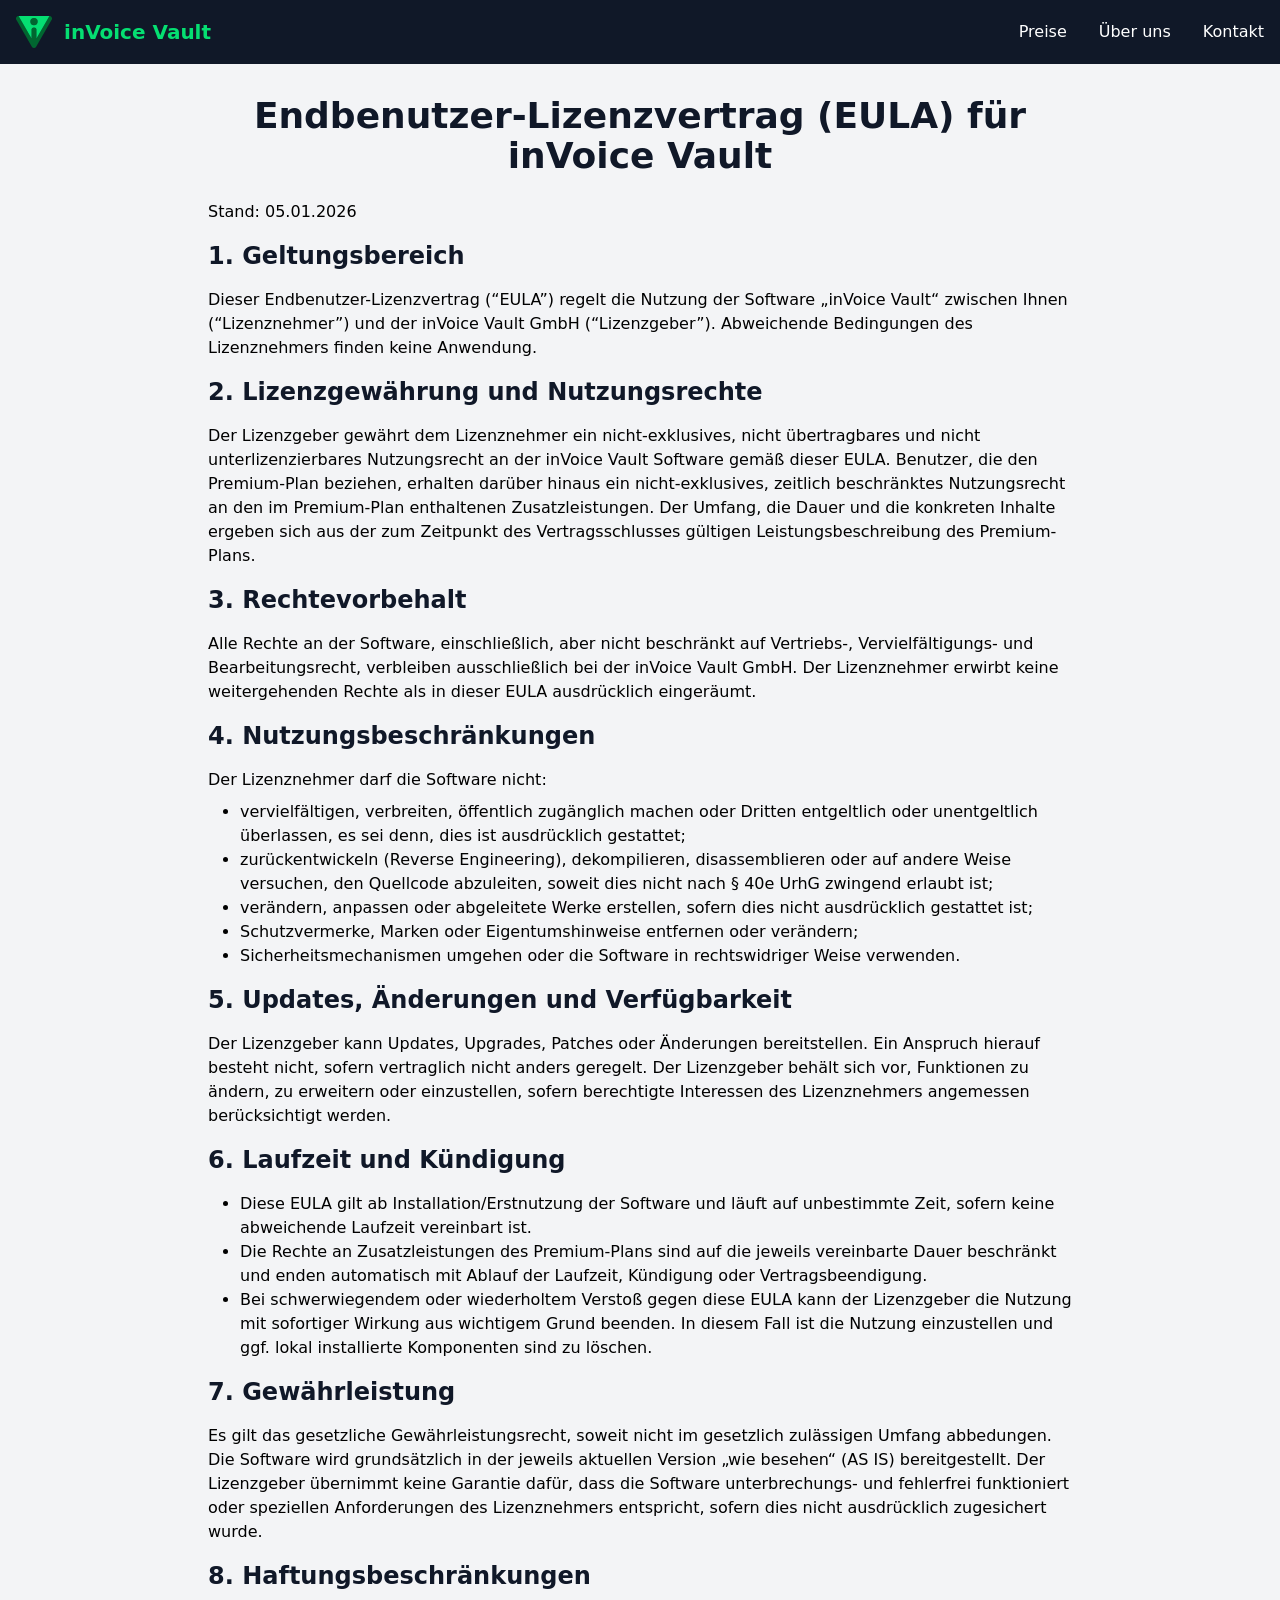
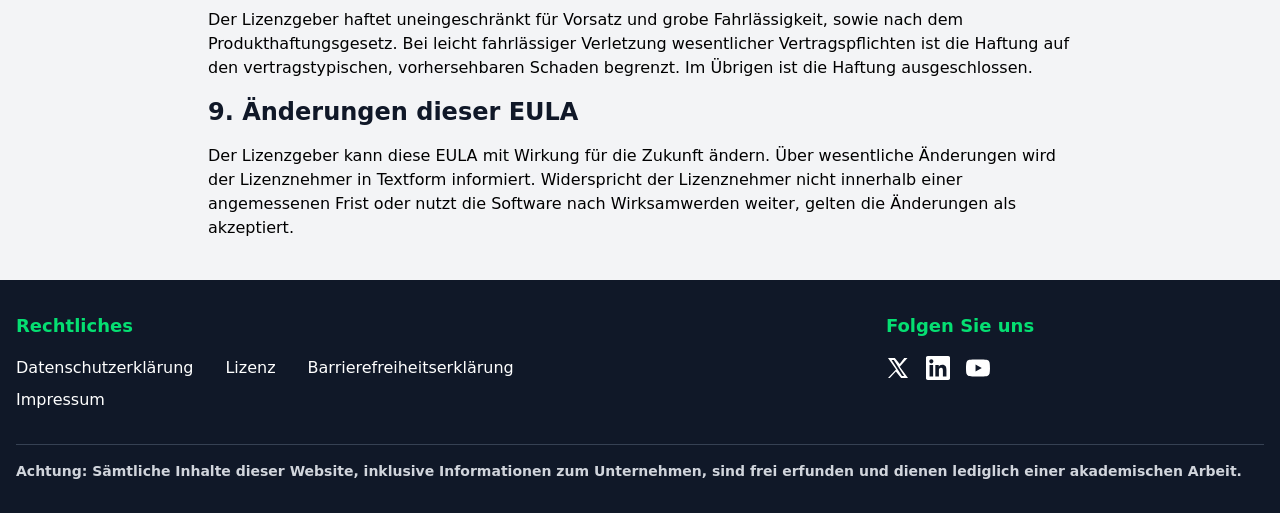
<file: legal/lizenzvertrag/index.html>
<!DOCTYPE html><html lang="de" data-astro-cid-sckkx6r4> <head><meta charset="UTF-8"><meta name="viewport" content="width=device-width"><link rel="icon" type="image/svg+xml" href="/favicon.svg"><meta name="generator" content="Astro v5.16.3"><title>Lizenzvertrag</title><style>/*! tailwindcss v4.1.17 | MIT License | https://tailwindcss.com */@layer properties{@supports (((-webkit-hyphens:none)) and (not (margin-trim:inline))) or ((-moz-orient:inline) and (not (color:rgb(from red r g b)))){*,:before,:after,::backdrop{--tw-rotate-x:initial;--tw-rotate-y:initial;--tw-rotate-z:initial;--tw-skew-x:initial;--tw-skew-y:initial;--tw-space-y-reverse:0;--tw-space-x-reverse:0;--tw-divide-y-reverse:0;--tw-border-style:solid;--tw-leading:initial;--tw-font-weight:initial;--tw-tracking:initial;--tw-shadow:0 0 #0000;--tw-shadow-color:initial;--tw-shadow-alpha:100%;--tw-inset-shadow:0 0 #0000;--tw-inset-shadow-color:initial;--tw-inset-shadow-alpha:100%;--tw-ring-color:initial;--tw-ring-shadow:0 0 #0000;--tw-inset-ring-color:initial;--tw-inset-ring-shadow:0 0 #0000;--tw-ring-inset:initial;--tw-ring-offset-width:0px;--tw-ring-offset-color:#fff;--tw-ring-offset-shadow:0 0 #0000;--tw-blur:initial;--tw-brightness:initial;--tw-contrast:initial;--tw-grayscale:initial;--tw-hue-rotate:initial;--tw-invert:initial;--tw-opacity:initial;--tw-saturate:initial;--tw-sepia:initial;--tw-drop-shadow:initial;--tw-drop-shadow-color:initial;--tw-drop-shadow-alpha:100%;--tw-drop-shadow-size:initial;--tw-backdrop-blur:initial;--tw-backdrop-brightness:initial;--tw-backdrop-contrast:initial;--tw-backdrop-grayscale:initial;--tw-backdrop-hue-rotate:initial;--tw-backdrop-invert:initial;--tw-backdrop-opacity:initial;--tw-backdrop-saturate:initial;--tw-backdrop-sepia:initial;--tw-duration:initial;--tw-content:""}}}@layer theme{:root,:host{--font-sans:ui-sans-serif,system-ui,sans-serif,"Apple Color Emoji","Segoe UI Emoji","Segoe UI Symbol","Noto Color Emoji";--font-mono:ui-monospace,SFMono-Regular,Menlo,Monaco,Consolas,"Liberation Mono","Courier New",monospace;--color-green-50:oklch(98.2% .018 155.826);--color-green-400:oklch(79.2% .209 151.711);--color-green-500:oklch(72.3% .219 149.579);--color-green-600:oklch(62.7% .194 149.214);--color-green-700:oklch(52.7% .154 150.069);--color-green-800:oklch(44.8% .119 151.328);--color-green-900:oklch(39.3% .095 152.535);--color-gray-100:oklch(96.7% .003 264.542);--color-gray-200:oklch(92.8% .006 264.531);--color-gray-300:oklch(87.2% .01 258.338);--color-gray-400:oklch(70.7% .022 261.325);--color-gray-500:oklch(55.1% .027 264.364);--color-gray-700:oklch(37.3% .034 259.733);--color-gray-800:oklch(27.8% .033 256.848);--color-gray-900:oklch(21% .034 264.665);--color-gray-950:oklch(13% .028 261.692);--color-white:#fff;--spacing:.25rem;--breakpoint-xl:80rem;--container-4xl:56rem;--container-6xl:72rem;--text-sm:.875rem;--text-sm--line-height:calc(1.25/.875);--text-base:1rem;--text-base--line-height: 1.5 ;--text-lg:1.125rem;--text-lg--line-height:calc(1.75/1.125);--text-xl:1.25rem;--text-xl--line-height:calc(1.75/1.25);--text-2xl:1.5rem;--text-2xl--line-height:calc(2/1.5);--text-3xl:1.875rem;--text-3xl--line-height: 1.2 ;--text-4xl:2.25rem;--text-4xl--line-height:calc(2.5/2.25);--text-6xl:3.75rem;--text-6xl--line-height:1;--font-weight-normal:400;--font-weight-medium:500;--font-weight-semibold:600;--font-weight-bold:700;--font-weight-extrabold:800;--tracking-tight:-.025em;--leading-relaxed:1.625;--radius-md:.375rem;--radius-lg:.5rem;--radius-xl:.75rem;--default-transition-duration:.15s;--default-transition-timing-function:cubic-bezier(.4,0,.2,1);--default-font-family:var(--font-sans);--default-mono-font-family:var(--font-mono)}}@layer base{*,:after,:before,::backdrop{box-sizing:border-box;border:0 solid;margin:0;padding:0}::file-selector-button{box-sizing:border-box;border:0 solid;margin:0;padding:0}html,:host{-webkit-text-size-adjust:100%;tab-size:4;line-height:1.5;font-family:var(--default-font-family,ui-sans-serif,system-ui,sans-serif,"Apple Color Emoji","Segoe UI Emoji","Segoe UI Symbol","Noto Color Emoji");font-feature-settings:var(--default-font-feature-settings,normal);font-variation-settings:var(--default-font-variation-settings,normal);-webkit-tap-highlight-color:transparent}hr{height:0;color:inherit;border-top-width:1px}abbr:where([title]){-webkit-text-decoration:underline dotted;text-decoration:underline dotted}h1,h2,h3,h4,h5,h6{font-size:inherit;font-weight:inherit}a{color:inherit;-webkit-text-decoration:inherit;text-decoration:inherit}b,strong{font-weight:bolder}code,kbd,samp,pre{font-family:var(--default-mono-font-family,ui-monospace,SFMono-Regular,Menlo,Monaco,Consolas,"Liberation Mono","Courier New",monospace);font-feature-settings:var(--default-mono-font-feature-settings,normal);font-variation-settings:var(--default-mono-font-variation-settings,normal);font-size:1em}small{font-size:80%}sub,sup{vertical-align:baseline;font-size:75%;line-height:0;position:relative}sub{bottom:-.25em}sup{top:-.5em}table{text-indent:0;border-color:inherit;border-collapse:collapse}:-moz-focusring{outline:auto}progress{vertical-align:baseline}summary{display:list-item}ol,ul,menu{list-style:none}img,svg,video,canvas,audio,iframe,embed,object{vertical-align:middle;display:block}img,video{max-width:100%;height:auto}button,input,select,optgroup,textarea{font:inherit;font-feature-settings:inherit;font-variation-settings:inherit;letter-spacing:inherit;color:inherit;opacity:1;background-color:#0000;border-radius:0}::file-selector-button{font:inherit;font-feature-settings:inherit;font-variation-settings:inherit;letter-spacing:inherit;color:inherit;opacity:1;background-color:#0000;border-radius:0}:where(select:is([multiple],[size])) optgroup{font-weight:bolder}:where(select:is([multiple],[size])) optgroup option{padding-inline-start:20px}::file-selector-button{margin-inline-end:4px}::placeholder{opacity:1}@supports (not ((-webkit-appearance:-apple-pay-button))) or (contain-intrinsic-size:1px){::placeholder{color:currentColor}@supports (color:color-mix(in lab,red,red)){::placeholder{color:color-mix(in oklab,currentcolor 50%,transparent)}}}textarea{resize:vertical}::-webkit-search-decoration{-webkit-appearance:none}::-webkit-date-and-time-value{min-height:1lh;text-align:inherit}::-webkit-datetime-edit{display:inline-flex}::-webkit-datetime-edit-fields-wrapper{padding:0}::-webkit-datetime-edit{padding-block:0}::-webkit-datetime-edit-year-field{padding-block:0}::-webkit-datetime-edit-month-field{padding-block:0}::-webkit-datetime-edit-day-field{padding-block:0}::-webkit-datetime-edit-hour-field{padding-block:0}::-webkit-datetime-edit-minute-field{padding-block:0}::-webkit-datetime-edit-second-field{padding-block:0}::-webkit-datetime-edit-millisecond-field{padding-block:0}::-webkit-datetime-edit-meridiem-field{padding-block:0}::-webkit-calendar-picker-indicator{line-height:1}:-moz-ui-invalid{box-shadow:none}button,input:where([type=button],[type=reset],[type=submit]){appearance:button}::file-selector-button{appearance:button}::-webkit-inner-spin-button{height:auto}::-webkit-outer-spin-button{height:auto}[hidden]:where(:not([hidden=until-found])){display:none!important}}@layer components;@layer utilities{.sr-only{clip-path:inset(50%);white-space:nowrap;border-width:0;width:1px;height:1px;margin:-1px;padding:0;position:absolute;overflow:hidden}.absolute{position:absolute}.relative{position:relative}.sticky{position:sticky}.top-0{top:calc(var(--spacing)*0)}.right-0{right:calc(var(--spacing)*0)}.z-10{z-index:10}.z-70{z-index:70}.order-2{order:2}.container{width:100%}@media(min-width:40rem){.container{max-width:40rem}}@media(min-width:48rem){.container{max-width:48rem}}@media(min-width:64rem){.container{max-width:64rem}}@media(min-width:80rem){.container{max-width:80rem}}@media(min-width:96rem){.container{max-width:96rem}}.m-320{margin:calc(var(--spacing)*320)}.mx-auto{margin-inline:auto}.my-4{margin-block:calc(var(--spacing)*4)}.mt-1{margin-top:calc(var(--spacing)*1)}.mt-2{margin-top:calc(var(--spacing)*2)}.mt-4{margin-top:calc(var(--spacing)*4)}.mt-6{margin-top:calc(var(--spacing)*6)}.mt-8{margin-top:calc(var(--spacing)*8)}.mt-10{margin-top:calc(var(--spacing)*10)}.mt-\[30px\]{margin-top:30px}.mb-2{margin-bottom:calc(var(--spacing)*2)}.mb-3{margin-bottom:calc(var(--spacing)*3)}.mb-4{margin-bottom:calc(var(--spacing)*4)}.mb-6{margin-bottom:calc(var(--spacing)*6)}.mb-8{margin-bottom:calc(var(--spacing)*8)}.mb-10{margin-bottom:calc(var(--spacing)*10)}.ml-2{margin-left:calc(var(--spacing)*2)}.block{display:block}.flex{display:flex}.grid{display:grid}.hidden{display:none}.inline-flex{display:inline-flex}.h-3\.5{height:calc(var(--spacing)*3.5)}.h-4{height:calc(var(--spacing)*4)}.h-6{height:calc(var(--spacing)*6)}.h-8{height:calc(var(--spacing)*8)}.h-64{height:calc(var(--spacing)*64)}.h-\[15em\]{height:15em}.h-\[130\%\]{height:130%}.h-max{height:max-content}.min-h-64{min-height:calc(var(--spacing)*64)}.w-3\.5{width:calc(var(--spacing)*3.5)}.w-4{width:calc(var(--spacing)*4)}.w-6{width:calc(var(--spacing)*6)}.w-7\/8{width:87.5%}.w-150{width:calc(var(--spacing)*150)}.w-\[15em\]{width:15em}.w-auto{width:auto}.w-full{width:100%}.max-w-4xl{max-width:var(--container-4xl)}.max-w-6xl{max-width:var(--container-6xl)}.max-w-full{max-width:100%}.max-w-screen-xl{max-width:var(--breakpoint-xl)}.grow{flex-grow:1}.transform{transform:var(--tw-rotate-x,)var(--tw-rotate-y,)var(--tw-rotate-z,)var(--tw-skew-x,)var(--tw-skew-y,)}.animate-\[fadeInUpwards_1s_ease-out\]{animation:1s ease-out fadeInUpwards}.cursor-pointer{cursor:pointer}.list-disc{list-style-type:disc}.list-none{list-style-type:none}.grid-cols-1{grid-template-columns:repeat(1,minmax(0,1fr))}.flex-col{flex-direction:column}.flex-row{flex-direction:row}.flex-wrap{flex-wrap:wrap}.items-center{align-items:center}.items-start{align-items:flex-start}.justify-between{justify-content:space-between}.justify-center{justify-content:center}.justify-end{justify-content:flex-end}.justify-items-start{justify-items:start}.gap-4{gap:calc(var(--spacing)*4)}.gap-6{gap:calc(var(--spacing)*6)}.gap-8{gap:calc(var(--spacing)*8)}.gap-16{gap:calc(var(--spacing)*16)}:where(.space-y-1>:not(:last-child)){--tw-space-y-reverse:0;margin-block-start:calc(calc(var(--spacing)*1)*var(--tw-space-y-reverse));margin-block-end:calc(calc(var(--spacing)*1)*calc(1 - var(--tw-space-y-reverse)))}:where(.space-y-4>:not(:last-child)){--tw-space-y-reverse:0;margin-block-start:calc(calc(var(--spacing)*4)*var(--tw-space-y-reverse));margin-block-end:calc(calc(var(--spacing)*4)*calc(1 - var(--tw-space-y-reverse)))}:where(.space-y-8>:not(:last-child)){--tw-space-y-reverse:0;margin-block-start:calc(calc(var(--spacing)*8)*var(--tw-space-y-reverse));margin-block-end:calc(calc(var(--spacing)*8)*calc(1 - var(--tw-space-y-reverse)))}.gap-x-8{column-gap:calc(var(--spacing)*8)}:where(.space-x-3>:not(:last-child)){--tw-space-x-reverse:0;margin-inline-start:calc(calc(var(--spacing)*3)*var(--tw-space-x-reverse));margin-inline-end:calc(calc(var(--spacing)*3)*calc(1 - var(--tw-space-x-reverse)))}:where(.space-x-4>:not(:last-child)){--tw-space-x-reverse:0;margin-inline-start:calc(calc(var(--spacing)*4)*var(--tw-space-x-reverse));margin-inline-end:calc(calc(var(--spacing)*4)*calc(1 - var(--tw-space-x-reverse)))}:where(.space-x-8>:not(:last-child)){--tw-space-x-reverse:0;margin-inline-start:calc(calc(var(--spacing)*8)*var(--tw-space-x-reverse));margin-inline-end:calc(calc(var(--spacing)*8)*calc(1 - var(--tw-space-x-reverse)))}.gap-y-2{row-gap:calc(var(--spacing)*2)}:where(.divide-y>:not(:last-child)){--tw-divide-y-reverse:0;border-bottom-style:var(--tw-border-style);border-top-style:var(--tw-border-style);border-top-width:calc(1px*var(--tw-divide-y-reverse));border-bottom-width:calc(1px*calc(1 - var(--tw-divide-y-reverse)))}:where(.divide-gray-200>:not(:last-child)){border-color:var(--color-gray-200)}.self-start{align-self:flex-start}.rounded{border-radius:.25rem}.rounded-lg{border-radius:var(--radius-lg)}.rounded-md{border-radius:var(--radius-md)}.rounded-xl{border-radius:var(--radius-xl)}.rounded-t-xl{border-top-left-radius:var(--radius-xl);border-top-right-radius:var(--radius-xl)}.border{border-style:var(--tw-border-style);border-width:1px}.border-t{border-top-style:var(--tw-border-style);border-top-width:1px}.border-gray-200{border-color:var(--color-gray-200)}.border-gray-300{border-color:var(--color-gray-300)}.border-gray-700{border-color:var(--color-gray-700)}.border-gray-800{border-color:var(--color-gray-800)}.border-gray-900{border-color:var(--color-gray-900)}.bg-\[\#05DF72\]{background-color:#05df72}.bg-gray-100{background-color:var(--color-gray-100)}.bg-gray-800{background-color:var(--color-gray-800)}.bg-gray-900{background-color:var(--color-gray-900)}.bg-gray-950{background-color:var(--color-gray-950)}.bg-green-500{background-color:var(--color-green-500)}.bg-green-700{background-color:var(--color-green-700)}.bg-white{background-color:var(--color-white)}.p-2{padding:calc(var(--spacing)*2)}.p-6{padding:calc(var(--spacing)*6)}.px-1{padding-inline:calc(var(--spacing)*1)}.px-3{padding-inline:calc(var(--spacing)*3)}.px-4{padding-inline:calc(var(--spacing)*4)}.px-5{padding-inline:calc(var(--spacing)*5)}.px-6{padding-inline:calc(var(--spacing)*6)}.px-8{padding-inline:calc(var(--spacing)*8)}.py-2{padding-block:calc(var(--spacing)*2)}.py-3{padding-block:calc(var(--spacing)*3)}.py-4{padding-block:calc(var(--spacing)*4)}.py-8{padding-block:calc(var(--spacing)*8)}.py-10{padding-block:calc(var(--spacing)*10)}.py-12{padding-block:calc(var(--spacing)*12)}.py-16{padding-block:calc(var(--spacing)*16)}.pt-4{padding-top:calc(var(--spacing)*4)}.pb-10{padding-bottom:calc(var(--spacing)*10)}.pl-5{padding-left:calc(var(--spacing)*5)}.text-center{text-align:center}.font-mono{font-family:var(--font-mono)}.text-2xl{font-size:var(--text-2xl);line-height:var(--tw-leading,var(--text-2xl--line-height))}.text-3xl{font-size:var(--text-3xl);line-height:var(--tw-leading,var(--text-3xl--line-height))}.text-4xl{font-size:var(--text-4xl);line-height:var(--tw-leading,var(--text-4xl--line-height))}.text-6xl{font-size:var(--text-6xl);line-height:var(--tw-leading,var(--text-6xl--line-height))}.text-base{font-size:var(--text-base);line-height:var(--tw-leading,var(--text-base--line-height))}.text-lg{font-size:var(--text-lg);line-height:var(--tw-leading,var(--text-lg--line-height))}.text-sm{font-size:var(--text-sm);line-height:var(--tw-leading,var(--text-sm--line-height))}.text-xl{font-size:var(--text-xl);line-height:var(--tw-leading,var(--text-xl--line-height))}.leading-none{--tw-leading:1;line-height:1}.leading-relaxed{--tw-leading:var(--leading-relaxed);line-height:var(--leading-relaxed)}.font-bold{--tw-font-weight:var(--font-weight-bold);font-weight:var(--font-weight-bold)}.font-extrabold{--tw-font-weight:var(--font-weight-extrabold);font-weight:var(--font-weight-extrabold)}.font-medium{--tw-font-weight:var(--font-weight-medium);font-weight:var(--font-weight-medium)}.font-normal{--tw-font-weight:var(--font-weight-normal);font-weight:var(--font-weight-normal)}.font-semibold{--tw-font-weight:var(--font-weight-semibold);font-weight:var(--font-weight-semibold)}.tracking-tight{--tw-tracking:var(--tracking-tight);letter-spacing:var(--tracking-tight)}.text-gray-300{color:var(--color-gray-300)}.text-gray-500{color:var(--color-gray-500)}.text-gray-700{color:var(--color-gray-700)}.text-gray-800{color:var(--color-gray-800)}.text-gray-900{color:var(--color-gray-900)}.text-green-400{color:var(--color-green-400)}.text-green-600{color:var(--color-green-600)}.text-green-700{color:var(--color-green-700)}.text-green-800{color:var(--color-green-800)}.text-white{color:var(--color-white)}.not-italic{font-style:normal}.underline{text-decoration-line:underline}.shadow{--tw-shadow:0 1px 3px 0 var(--tw-shadow-color,#0000001a),0 1px 2px -1px var(--tw-shadow-color,#0000001a);box-shadow:var(--tw-inset-shadow),var(--tw-inset-ring-shadow),var(--tw-ring-offset-shadow),var(--tw-ring-shadow),var(--tw-shadow)}.shadow-lg{--tw-shadow:0 10px 15px -3px var(--tw-shadow-color,#0000001a),0 4px 6px -4px var(--tw-shadow-color,#0000001a);box-shadow:var(--tw-inset-shadow),var(--tw-inset-ring-shadow),var(--tw-ring-offset-shadow),var(--tw-ring-shadow),var(--tw-shadow)}.shadow-md{--tw-shadow:0 4px 6px -1px var(--tw-shadow-color,#0000001a),0 2px 4px -2px var(--tw-shadow-color,#0000001a);box-shadow:var(--tw-inset-shadow),var(--tw-inset-ring-shadow),var(--tw-ring-offset-shadow),var(--tw-ring-shadow),var(--tw-shadow)}.shadow-sm{--tw-shadow:0 1px 3px 0 var(--tw-shadow-color,#0000001a),0 1px 2px -1px var(--tw-shadow-color,#0000001a);box-shadow:var(--tw-inset-shadow),var(--tw-inset-ring-shadow),var(--tw-ring-offset-shadow),var(--tw-ring-shadow),var(--tw-shadow)}.shadow-xl{--tw-shadow:0 20px 25px -5px var(--tw-shadow-color,#0000001a),0 8px 10px -6px var(--tw-shadow-color,#0000001a);box-shadow:var(--tw-inset-shadow),var(--tw-inset-ring-shadow),var(--tw-ring-offset-shadow),var(--tw-ring-shadow),var(--tw-shadow)}.filter{filter:var(--tw-blur,)var(--tw-brightness,)var(--tw-contrast,)var(--tw-grayscale,)var(--tw-hue-rotate,)var(--tw-invert,)var(--tw-saturate,)var(--tw-sepia,)var(--tw-drop-shadow,)}.backdrop-filter{-webkit-backdrop-filter:var(--tw-backdrop-blur,)var(--tw-backdrop-brightness,)var(--tw-backdrop-contrast,)var(--tw-backdrop-grayscale,)var(--tw-backdrop-hue-rotate,)var(--tw-backdrop-invert,)var(--tw-backdrop-opacity,)var(--tw-backdrop-saturate,)var(--tw-backdrop-sepia,);backdrop-filter:var(--tw-backdrop-blur,)var(--tw-backdrop-brightness,)var(--tw-backdrop-contrast,)var(--tw-backdrop-grayscale,)var(--tw-backdrop-hue-rotate,)var(--tw-backdrop-invert,)var(--tw-backdrop-opacity,)var(--tw-backdrop-saturate,)var(--tw-backdrop-sepia,)}.transition{transition-property:color,background-color,border-color,outline-color,text-decoration-color,fill,stroke,--tw-gradient-from,--tw-gradient-via,--tw-gradient-to,opacity,box-shadow,transform,translate,scale,rotate,filter,-webkit-backdrop-filter,backdrop-filter,display,content-visibility,overlay,pointer-events;transition-timing-function:var(--tw-ease,var(--default-transition-timing-function));transition-duration:var(--tw-duration,var(--default-transition-duration))}.transition-colors{transition-property:color,background-color,border-color,outline-color,text-decoration-color,fill,stroke,--tw-gradient-from,--tw-gradient-via,--tw-gradient-to;transition-timing-function:var(--tw-ease,var(--default-transition-timing-function));transition-duration:var(--tw-duration,var(--default-transition-duration))}.duration-200{--tw-duration:.2s;transition-duration:.2s}.duration-300{--tw-duration:.3s;transition-duration:.3s}.select-none{-webkit-user-select:none;user-select:none}.after\:absolute:after{content:var(--tw-content);position:absolute}.after\:-bottom-0\.5:after{content:var(--tw-content);bottom:calc(var(--spacing)*-.5)}.after\:left-0:after{content:var(--tw-content);left:calc(var(--spacing)*0)}.after\:h-0\.5:after{content:var(--tw-content);height:calc(var(--spacing)*.5)}.after\:w-0:after{content:var(--tw-content);width:calc(var(--spacing)*0)}.after\:bg-green-500:after{content:var(--tw-content);background-color:var(--color-green-500)}.after\:transition-all:after{content:var(--tw-content);transition-property:all;transition-timing-function:var(--tw-ease,var(--default-transition-timing-function));transition-duration:var(--tw-duration,var(--default-transition-duration))}.after\:duration-300:after{content:var(--tw-content);--tw-duration:.3s;transition-duration:.3s}.after\:content-\[\'\'\]:after{--tw-content:"";content:var(--tw-content)}@media(hover:hover){.hover\:bg-gray-700:hover{background-color:var(--color-gray-700)}.hover\:bg-green-50:hover{background-color:var(--color-green-50)}.hover\:bg-green-600:hover{background-color:var(--color-green-600)}.hover\:bg-green-800:hover{background-color:var(--color-green-800)}.hover\:text-green-800:hover{color:var(--color-green-800)}.hover\:text-white:hover{color:var(--color-white)}.hover\:after\:w-full:hover:after{content:var(--tw-content);width:100%}}.focus\:border-green-500:focus{border-color:var(--color-green-500)}.focus\:border-green-600:focus{border-color:var(--color-green-600)}.focus\:ring-2:focus{--tw-ring-shadow:var(--tw-ring-inset,)0 0 0 calc(2px + var(--tw-ring-offset-width))var(--tw-ring-color,currentcolor);box-shadow:var(--tw-inset-shadow),var(--tw-inset-ring-shadow),var(--tw-ring-offset-shadow),var(--tw-ring-shadow),var(--tw-shadow)}.focus\:ring-4:focus{--tw-ring-shadow:var(--tw-ring-inset,)0 0 0 calc(4px + var(--tw-ring-offset-width))var(--tw-ring-color,currentcolor);box-shadow:var(--tw-inset-shadow),var(--tw-inset-ring-shadow),var(--tw-ring-offset-shadow),var(--tw-ring-shadow),var(--tw-shadow)}.focus\:ring-green-500:focus{--tw-ring-color:var(--color-green-500)}.focus\:ring-green-600:focus{--tw-ring-color:var(--color-green-600)}.focus\:ring-green-900:focus{--tw-ring-color:var(--color-green-900)}.focus\:ring-offset-2:focus{--tw-ring-offset-width:2px;--tw-ring-offset-shadow:var(--tw-ring-inset,)0 0 0 var(--tw-ring-offset-width)var(--tw-ring-offset-color)}.focus\:outline-none:focus{--tw-outline-style:none;outline-style:none}.focus\:after\:w-full:focus:after{content:var(--tw-content);width:100%}@media(min-width:40rem){.sm\:col-span-2{grid-column:span 2/span 2}.sm\:grid-cols-2{grid-template-columns:repeat(2,minmax(0,1fr))}.sm\:flex-row{flex-direction:row}.sm\:justify-center{justify-content:center}:where(.sm\:space-y-0>:not(:last-child)){--tw-space-y-reverse:0;margin-block-start:calc(calc(var(--spacing)*0)*var(--tw-space-y-reverse));margin-block-end:calc(calc(var(--spacing)*0)*calc(1 - var(--tw-space-y-reverse)))}:where(.sm\:space-x-4>:not(:last-child)){--tw-space-x-reverse:0;margin-inline-start:calc(calc(var(--spacing)*4)*var(--tw-space-x-reverse));margin-inline-end:calc(calc(var(--spacing)*4)*calc(1 - var(--tw-space-x-reverse)))}.sm\:px-16{padding-inline:calc(var(--spacing)*16)}}@media(min-width:48rem){.md\:-order-1{order:-1}.md\:order-1{order:1}.md\:flex{display:flex}.md\:hidden{display:none}.md\:h-80{height:calc(var(--spacing)*80)}.md\:grid-cols-2{grid-template-columns:repeat(2,minmax(0,1fr))}.md\:justify-items-center{justify-items:center}.md\:text-4xl{font-size:var(--text-4xl);line-height:var(--tw-leading,var(--text-4xl--line-height))}}@media(min-width:64rem){.lg\:col-span-2{grid-column:span 2/span 2}.lg\:grid-cols-3{grid-template-columns:repeat(3,minmax(0,1fr))}.lg\:flex-row{flex-direction:row}.lg\:flex-wrap{flex-wrap:wrap}.lg\:px-48{padding-inline:calc(var(--spacing)*48)}.lg\:py-16{padding-block:calc(var(--spacing)*16)}.lg\:py-20{padding-block:calc(var(--spacing)*20)}.lg\:pb-20{padding-bottom:calc(var(--spacing)*20)}.lg\:text-xl{font-size:var(--text-xl);line-height:var(--tw-leading,var(--text-xl--line-height))}}@media(prefers-color-scheme:dark){.dark\:border-gray-700{border-color:var(--color-gray-700)}.dark\:bg-gray-800{background-color:var(--color-gray-800)}.dark\:text-gray-400{color:var(--color-gray-400)}.dark\:text-white{color:var(--color-white)}@media(hover:hover){.dark\:hover\:bg-gray-700:hover{background-color:var(--color-gray-700)}}}}main ul li{margin-left:calc(var(--spacing)*8);list-style-type:disc}main input[type=text],main input[type=email],main input[type=password],main textarea{border-radius:var(--radius-md);background-color:var(--color-white);width:100%;padding:calc(var(--spacing)*1);--tw-shadow:0 4px 6px -1px var(--tw-shadow-color,#0000001a),0 2px 4px -2px var(--tw-shadow-color,#0000001a);box-shadow:var(--tw-inset-shadow),var(--tw-inset-ring-shadow),var(--tw-ring-offset-shadow),var(--tw-ring-shadow),var(--tw-shadow)}:is(main input[type=text],main input[type=email],main input[type=password],main textarea):focus{border-style:var(--tw-border-style);border-width:1px;border-color:var(--color-gray-900)}main button{cursor:pointer;border-radius:var(--radius-lg);background-color:var(--color-green-700);padding-inline:calc(var(--spacing)*5);padding-block:calc(var(--spacing)*3);text-align:center;font-size:var(--text-base);line-height:var(--tw-leading,var(--text-base--line-height));--tw-font-weight:var(--font-weight-medium);font-weight:var(--font-weight-medium);color:var(--color-white);justify-content:center;align-items:center;display:flex}@media(hover:hover){main button:hover{background-color:var(--color-green-800)}}main button:focus{--tw-ring-shadow:var(--tw-ring-inset,)0 0 0 calc(4px + var(--tw-ring-offset-width))var(--tw-ring-color,currentcolor);box-shadow:var(--tw-inset-shadow),var(--tw-inset-ring-shadow),var(--tw-ring-offset-shadow),var(--tw-ring-shadow),var(--tw-shadow);--tw-ring-color:var(--color-green-900)}.alt-container{background-color:var(--color-gray-100);padding-inline:calc(var(--spacing)*2);padding-block:calc(var(--spacing)*4)}.alt-container h1{margin-bottom:calc(var(--spacing)*4);font-size:var(--text-4xl);line-height:var(--tw-leading,var(--text-4xl--line-height));--tw-font-weight:var(--font-weight-extrabold);font-weight:var(--font-weight-extrabold);color:var(--color-gray-900)}@keyframes fadeInUpwards{0%{opacity:0;transform:translateY(0)}to{opacity:1;transform:translateY(-30px)}}@property --tw-rotate-x{syntax:"*";inherits:false}@property --tw-rotate-y{syntax:"*";inherits:false}@property --tw-rotate-z{syntax:"*";inherits:false}@property --tw-skew-x{syntax:"*";inherits:false}@property --tw-skew-y{syntax:"*";inherits:false}@property --tw-space-y-reverse{syntax:"*";inherits:false;initial-value:0}@property --tw-space-x-reverse{syntax:"*";inherits:false;initial-value:0}@property --tw-divide-y-reverse{syntax:"*";inherits:false;initial-value:0}@property --tw-border-style{syntax:"*";inherits:false;initial-value:solid}@property --tw-leading{syntax:"*";inherits:false}@property --tw-font-weight{syntax:"*";inherits:false}@property --tw-tracking{syntax:"*";inherits:false}@property --tw-shadow{syntax:"*";inherits:false;initial-value:0 0 #0000}@property --tw-shadow-color{syntax:"*";inherits:false}@property --tw-shadow-alpha{syntax:"<percentage>";inherits:false;initial-value:100%}@property --tw-inset-shadow{syntax:"*";inherits:false;initial-value:0 0 #0000}@property --tw-inset-shadow-color{syntax:"*";inherits:false}@property --tw-inset-shadow-alpha{syntax:"<percentage>";inherits:false;initial-value:100%}@property --tw-ring-color{syntax:"*";inherits:false}@property --tw-ring-shadow{syntax:"*";inherits:false;initial-value:0 0 #0000}@property --tw-inset-ring-color{syntax:"*";inherits:false}@property --tw-inset-ring-shadow{syntax:"*";inherits:false;initial-value:0 0 #0000}@property --tw-ring-inset{syntax:"*";inherits:false}@property --tw-ring-offset-width{syntax:"<length>";inherits:false;initial-value:0}@property --tw-ring-offset-color{syntax:"*";inherits:false;initial-value:#fff}@property --tw-ring-offset-shadow{syntax:"*";inherits:false;initial-value:0 0 #0000}@property --tw-blur{syntax:"*";inherits:false}@property --tw-brightness{syntax:"*";inherits:false}@property --tw-contrast{syntax:"*";inherits:false}@property --tw-grayscale{syntax:"*";inherits:false}@property --tw-hue-rotate{syntax:"*";inherits:false}@property --tw-invert{syntax:"*";inherits:false}@property --tw-opacity{syntax:"*";inherits:false}@property --tw-saturate{syntax:"*";inherits:false}@property --tw-sepia{syntax:"*";inherits:false}@property --tw-drop-shadow{syntax:"*";inherits:false}@property --tw-drop-shadow-color{syntax:"*";inherits:false}@property --tw-drop-shadow-alpha{syntax:"<percentage>";inherits:false;initial-value:100%}@property --tw-drop-shadow-size{syntax:"*";inherits:false}@property --tw-backdrop-blur{syntax:"*";inherits:false}@property --tw-backdrop-brightness{syntax:"*";inherits:false}@property --tw-backdrop-contrast{syntax:"*";inherits:false}@property --tw-backdrop-grayscale{syntax:"*";inherits:false}@property --tw-backdrop-hue-rotate{syntax:"*";inherits:false}@property --tw-backdrop-invert{syntax:"*";inherits:false}@property --tw-backdrop-opacity{syntax:"*";inherits:false}@property --tw-backdrop-saturate{syntax:"*";inherits:false}@property --tw-backdrop-sepia{syntax:"*";inherits:false}@property --tw-duration{syntax:"*";inherits:false}@property --tw-content{syntax:"*";inherits:false;initial-value:""}html,body{margin:0;width:100%}
/*! tailwindcss v4.1.17 | MIT License | https://tailwindcss.com */@layer properties{@supports (((-webkit-hyphens:none)) and (not (margin-trim:inline))) or ((-moz-orient:inline) and (not (color:rgb(from red r g b)))){*,:before,:after,::backdrop{--tw-rotate-x:initial;--tw-rotate-y:initial;--tw-rotate-z:initial;--tw-skew-x:initial;--tw-skew-y:initial;--tw-space-y-reverse:0;--tw-space-x-reverse:0;--tw-divide-y-reverse:0;--tw-border-style:solid;--tw-leading:initial;--tw-font-weight:initial;--tw-tracking:initial;--tw-shadow:0 0 #0000;--tw-shadow-color:initial;--tw-shadow-alpha:100%;--tw-inset-shadow:0 0 #0000;--tw-inset-shadow-color:initial;--tw-inset-shadow-alpha:100%;--tw-ring-color:initial;--tw-ring-shadow:0 0 #0000;--tw-inset-ring-color:initial;--tw-inset-ring-shadow:0 0 #0000;--tw-ring-inset:initial;--tw-ring-offset-width:0px;--tw-ring-offset-color:#fff;--tw-ring-offset-shadow:0 0 #0000;--tw-blur:initial;--tw-brightness:initial;--tw-contrast:initial;--tw-grayscale:initial;--tw-hue-rotate:initial;--tw-invert:initial;--tw-opacity:initial;--tw-saturate:initial;--tw-sepia:initial;--tw-drop-shadow:initial;--tw-drop-shadow-color:initial;--tw-drop-shadow-alpha:100%;--tw-drop-shadow-size:initial;--tw-backdrop-blur:initial;--tw-backdrop-brightness:initial;--tw-backdrop-contrast:initial;--tw-backdrop-grayscale:initial;--tw-backdrop-hue-rotate:initial;--tw-backdrop-invert:initial;--tw-backdrop-opacity:initial;--tw-backdrop-saturate:initial;--tw-backdrop-sepia:initial;--tw-duration:initial;--tw-content:""}}}@layer theme{:root,:host{--font-sans:ui-sans-serif,system-ui,sans-serif,"Apple Color Emoji","Segoe UI Emoji","Segoe UI Symbol","Noto Color Emoji";--font-mono:ui-monospace,SFMono-Regular,Menlo,Monaco,Consolas,"Liberation Mono","Courier New",monospace;--color-green-50:oklch(98.2% .018 155.826);--color-green-400:oklch(79.2% .209 151.711);--color-green-500:oklch(72.3% .219 149.579);--color-green-600:oklch(62.7% .194 149.214);--color-green-700:oklch(52.7% .154 150.069);--color-green-800:oklch(44.8% .119 151.328);--color-green-900:oklch(39.3% .095 152.535);--color-gray-100:oklch(96.7% .003 264.542);--color-gray-200:oklch(92.8% .006 264.531);--color-gray-300:oklch(87.2% .01 258.338);--color-gray-400:oklch(70.7% .022 261.325);--color-gray-500:oklch(55.1% .027 264.364);--color-gray-700:oklch(37.3% .034 259.733);--color-gray-800:oklch(27.8% .033 256.848);--color-gray-900:oklch(21% .034 264.665);--color-gray-950:oklch(13% .028 261.692);--color-white:#fff;--spacing:.25rem;--breakpoint-xl:80rem;--container-4xl:56rem;--container-6xl:72rem;--text-sm:.875rem;--text-sm--line-height:calc(1.25/.875);--text-base:1rem;--text-base--line-height: 1.5 ;--text-lg:1.125rem;--text-lg--line-height:calc(1.75/1.125);--text-xl:1.25rem;--text-xl--line-height:calc(1.75/1.25);--text-2xl:1.5rem;--text-2xl--line-height:calc(2/1.5);--text-3xl:1.875rem;--text-3xl--line-height: 1.2 ;--text-4xl:2.25rem;--text-4xl--line-height:calc(2.5/2.25);--text-6xl:3.75rem;--text-6xl--line-height:1;--font-weight-normal:400;--font-weight-medium:500;--font-weight-semibold:600;--font-weight-bold:700;--font-weight-extrabold:800;--tracking-tight:-.025em;--leading-relaxed:1.625;--radius-md:.375rem;--radius-lg:.5rem;--radius-xl:.75rem;--default-transition-duration:.15s;--default-transition-timing-function:cubic-bezier(.4,0,.2,1);--default-font-family:var(--font-sans);--default-mono-font-family:var(--font-mono)}}@layer base{*,:after,:before,::backdrop{box-sizing:border-box;border:0 solid;margin:0;padding:0}::file-selector-button{box-sizing:border-box;border:0 solid;margin:0;padding:0}html,:host{-webkit-text-size-adjust:100%;tab-size:4;line-height:1.5;font-family:var(--default-font-family,ui-sans-serif,system-ui,sans-serif,"Apple Color Emoji","Segoe UI Emoji","Segoe UI Symbol","Noto Color Emoji");font-feature-settings:var(--default-font-feature-settings,normal);font-variation-settings:var(--default-font-variation-settings,normal);-webkit-tap-highlight-color:transparent}hr{height:0;color:inherit;border-top-width:1px}abbr:where([title]){-webkit-text-decoration:underline dotted;text-decoration:underline dotted}h1,h2,h3,h4,h5,h6{font-size:inherit;font-weight:inherit}a{color:inherit;-webkit-text-decoration:inherit;text-decoration:inherit}b,strong{font-weight:bolder}code,kbd,samp,pre{font-family:var(--default-mono-font-family,ui-monospace,SFMono-Regular,Menlo,Monaco,Consolas,"Liberation Mono","Courier New",monospace);font-feature-settings:var(--default-mono-font-feature-settings,normal);font-variation-settings:var(--default-mono-font-variation-settings,normal);font-size:1em}small{font-size:80%}sub,sup{vertical-align:baseline;font-size:75%;line-height:0;position:relative}sub{bottom:-.25em}sup{top:-.5em}table{text-indent:0;border-color:inherit;border-collapse:collapse}:-moz-focusring{outline:auto}progress{vertical-align:baseline}summary{display:list-item}ol,ul,menu{list-style:none}img,svg,video,canvas,audio,iframe,embed,object{vertical-align:middle;display:block}img,video{max-width:100%;height:auto}button,input,select,optgroup,textarea{font:inherit;font-feature-settings:inherit;font-variation-settings:inherit;letter-spacing:inherit;color:inherit;opacity:1;background-color:#0000;border-radius:0}::file-selector-button{font:inherit;font-feature-settings:inherit;font-variation-settings:inherit;letter-spacing:inherit;color:inherit;opacity:1;background-color:#0000;border-radius:0}:where(select:is([multiple],[size])) optgroup{font-weight:bolder}:where(select:is([multiple],[size])) optgroup option{padding-inline-start:20px}::file-selector-button{margin-inline-end:4px}::placeholder{opacity:1}@supports (not ((-webkit-appearance:-apple-pay-button))) or (contain-intrinsic-size:1px){::placeholder{color:currentColor}@supports (color:color-mix(in lab,red,red)){::placeholder{color:color-mix(in oklab,currentcolor 50%,transparent)}}}textarea{resize:vertical}::-webkit-search-decoration{-webkit-appearance:none}::-webkit-date-and-time-value{min-height:1lh;text-align:inherit}::-webkit-datetime-edit{display:inline-flex}::-webkit-datetime-edit-fields-wrapper{padding:0}::-webkit-datetime-edit{padding-block:0}::-webkit-datetime-edit-year-field{padding-block:0}::-webkit-datetime-edit-month-field{padding-block:0}::-webkit-datetime-edit-day-field{padding-block:0}::-webkit-datetime-edit-hour-field{padding-block:0}::-webkit-datetime-edit-minute-field{padding-block:0}::-webkit-datetime-edit-second-field{padding-block:0}::-webkit-datetime-edit-millisecond-field{padding-block:0}::-webkit-datetime-edit-meridiem-field{padding-block:0}::-webkit-calendar-picker-indicator{line-height:1}:-moz-ui-invalid{box-shadow:none}button,input:where([type=button],[type=reset],[type=submit]){appearance:button}::file-selector-button{appearance:button}::-webkit-inner-spin-button{height:auto}::-webkit-outer-spin-button{height:auto}[hidden]:where(:not([hidden=until-found])){display:none!important}}@layer components;@layer utilities{.sr-only{clip-path:inset(50%);white-space:nowrap;border-width:0;width:1px;height:1px;margin:-1px;padding:0;position:absolute;overflow:hidden}.absolute{position:absolute}.relative{position:relative}.sticky{position:sticky}.top-0{top:calc(var(--spacing)*0)}.right-0{right:calc(var(--spacing)*0)}.z-10{z-index:10}.z-70{z-index:70}.order-2{order:2}.container{width:100%}@media(min-width:40rem){.container{max-width:40rem}}@media(min-width:48rem){.container{max-width:48rem}}@media(min-width:64rem){.container{max-width:64rem}}@media(min-width:80rem){.container{max-width:80rem}}@media(min-width:96rem){.container{max-width:96rem}}.m-320{margin:calc(var(--spacing)*320)}.mx-auto{margin-inline:auto}.my-4{margin-block:calc(var(--spacing)*4)}.mt-1{margin-top:calc(var(--spacing)*1)}.mt-2{margin-top:calc(var(--spacing)*2)}.mt-4{margin-top:calc(var(--spacing)*4)}.mt-6{margin-top:calc(var(--spacing)*6)}.mt-8{margin-top:calc(var(--spacing)*8)}.mt-10{margin-top:calc(var(--spacing)*10)}.mt-\[30px\]{margin-top:30px}.mb-2{margin-bottom:calc(var(--spacing)*2)}.mb-3{margin-bottom:calc(var(--spacing)*3)}.mb-4{margin-bottom:calc(var(--spacing)*4)}.mb-6{margin-bottom:calc(var(--spacing)*6)}.mb-8{margin-bottom:calc(var(--spacing)*8)}.mb-10{margin-bottom:calc(var(--spacing)*10)}.ml-2{margin-left:calc(var(--spacing)*2)}.block{display:block}.flex{display:flex}.grid{display:grid}.hidden{display:none}.inline-flex{display:inline-flex}.h-3\.5{height:calc(var(--spacing)*3.5)}.h-4{height:calc(var(--spacing)*4)}.h-6{height:calc(var(--spacing)*6)}.h-8{height:calc(var(--spacing)*8)}.h-64{height:calc(var(--spacing)*64)}.h-\[15em\]{height:15em}.h-\[130\%\]{height:130%}.h-max{height:max-content}.min-h-64{min-height:calc(var(--spacing)*64)}.w-3\.5{width:calc(var(--spacing)*3.5)}.w-4{width:calc(var(--spacing)*4)}.w-6{width:calc(var(--spacing)*6)}.w-7\/8{width:87.5%}.w-150{width:calc(var(--spacing)*150)}.w-\[15em\]{width:15em}.w-auto{width:auto}.w-full{width:100%}.max-w-4xl{max-width:var(--container-4xl)}.max-w-6xl{max-width:var(--container-6xl)}.max-w-full{max-width:100%}.max-w-screen-xl{max-width:var(--breakpoint-xl)}.grow{flex-grow:1}.transform{transform:var(--tw-rotate-x,)var(--tw-rotate-y,)var(--tw-rotate-z,)var(--tw-skew-x,)var(--tw-skew-y,)}.animate-\[fadeInUpwards_1s_ease-out\]{animation:1s ease-out fadeInUpwards}.cursor-pointer{cursor:pointer}.list-disc{list-style-type:disc}.list-none{list-style-type:none}.grid-cols-1{grid-template-columns:repeat(1,minmax(0,1fr))}.flex-col{flex-direction:column}.flex-row{flex-direction:row}.flex-wrap{flex-wrap:wrap}.items-center{align-items:center}.items-start{align-items:flex-start}.justify-between{justify-content:space-between}.justify-center{justify-content:center}.justify-end{justify-content:flex-end}.justify-items-start{justify-items:start}.gap-4{gap:calc(var(--spacing)*4)}.gap-6{gap:calc(var(--spacing)*6)}.gap-8{gap:calc(var(--spacing)*8)}.gap-16{gap:calc(var(--spacing)*16)}:where(.space-y-1>:not(:last-child)){--tw-space-y-reverse:0;margin-block-start:calc(calc(var(--spacing)*1)*var(--tw-space-y-reverse));margin-block-end:calc(calc(var(--spacing)*1)*calc(1 - var(--tw-space-y-reverse)))}:where(.space-y-4>:not(:last-child)){--tw-space-y-reverse:0;margin-block-start:calc(calc(var(--spacing)*4)*var(--tw-space-y-reverse));margin-block-end:calc(calc(var(--spacing)*4)*calc(1 - var(--tw-space-y-reverse)))}:where(.space-y-8>:not(:last-child)){--tw-space-y-reverse:0;margin-block-start:calc(calc(var(--spacing)*8)*var(--tw-space-y-reverse));margin-block-end:calc(calc(var(--spacing)*8)*calc(1 - var(--tw-space-y-reverse)))}.gap-x-8{column-gap:calc(var(--spacing)*8)}:where(.space-x-3>:not(:last-child)){--tw-space-x-reverse:0;margin-inline-start:calc(calc(var(--spacing)*3)*var(--tw-space-x-reverse));margin-inline-end:calc(calc(var(--spacing)*3)*calc(1 - var(--tw-space-x-reverse)))}:where(.space-x-4>:not(:last-child)){--tw-space-x-reverse:0;margin-inline-start:calc(calc(var(--spacing)*4)*var(--tw-space-x-reverse));margin-inline-end:calc(calc(var(--spacing)*4)*calc(1 - var(--tw-space-x-reverse)))}:where(.space-x-8>:not(:last-child)){--tw-space-x-reverse:0;margin-inline-start:calc(calc(var(--spacing)*8)*var(--tw-space-x-reverse));margin-inline-end:calc(calc(var(--spacing)*8)*calc(1 - var(--tw-space-x-reverse)))}.gap-y-2{row-gap:calc(var(--spacing)*2)}:where(.divide-y>:not(:last-child)){--tw-divide-y-reverse:0;border-bottom-style:var(--tw-border-style);border-top-style:var(--tw-border-style);border-top-width:calc(1px*var(--tw-divide-y-reverse));border-bottom-width:calc(1px*calc(1 - var(--tw-divide-y-reverse)))}:where(.divide-gray-200>:not(:last-child)){border-color:var(--color-gray-200)}.self-start{align-self:flex-start}.rounded{border-radius:.25rem}.rounded-lg{border-radius:var(--radius-lg)}.rounded-md{border-radius:var(--radius-md)}.rounded-xl{border-radius:var(--radius-xl)}.rounded-t-xl{border-top-left-radius:var(--radius-xl);border-top-right-radius:var(--radius-xl)}.border{border-style:var(--tw-border-style);border-width:1px}.border-t{border-top-style:var(--tw-border-style);border-top-width:1px}.border-gray-200{border-color:var(--color-gray-200)}.border-gray-300{border-color:var(--color-gray-300)}.border-gray-700{border-color:var(--color-gray-700)}.border-gray-800{border-color:var(--color-gray-800)}.border-gray-900{border-color:var(--color-gray-900)}.bg-\[\#05DF72\]{background-color:#05df72}.bg-gray-100{background-color:var(--color-gray-100)}.bg-gray-800{background-color:var(--color-gray-800)}.bg-gray-900{background-color:var(--color-gray-900)}.bg-gray-950{background-color:var(--color-gray-950)}.bg-green-500{background-color:var(--color-green-500)}.bg-green-700{background-color:var(--color-green-700)}.bg-white{background-color:var(--color-white)}.p-2{padding:calc(var(--spacing)*2)}.p-6{padding:calc(var(--spacing)*6)}.px-1{padding-inline:calc(var(--spacing)*1)}.px-3{padding-inline:calc(var(--spacing)*3)}.px-4{padding-inline:calc(var(--spacing)*4)}.px-5{padding-inline:calc(var(--spacing)*5)}.px-6{padding-inline:calc(var(--spacing)*6)}.px-8{padding-inline:calc(var(--spacing)*8)}.py-2{padding-block:calc(var(--spacing)*2)}.py-3{padding-block:calc(var(--spacing)*3)}.py-4{padding-block:calc(var(--spacing)*4)}.py-8{padding-block:calc(var(--spacing)*8)}.py-10{padding-block:calc(var(--spacing)*10)}.py-12{padding-block:calc(var(--spacing)*12)}.py-16{padding-block:calc(var(--spacing)*16)}.pt-4{padding-top:calc(var(--spacing)*4)}.pb-10{padding-bottom:calc(var(--spacing)*10)}.pl-5{padding-left:calc(var(--spacing)*5)}.text-center{text-align:center}.font-mono{font-family:var(--font-mono)}.text-2xl{font-size:var(--text-2xl);line-height:var(--tw-leading,var(--text-2xl--line-height))}.text-3xl{font-size:var(--text-3xl);line-height:var(--tw-leading,var(--text-3xl--line-height))}.text-4xl{font-size:var(--text-4xl);line-height:var(--tw-leading,var(--text-4xl--line-height))}.text-6xl{font-size:var(--text-6xl);line-height:var(--tw-leading,var(--text-6xl--line-height))}.text-base{font-size:var(--text-base);line-height:var(--tw-leading,var(--text-base--line-height))}.text-lg{font-size:var(--text-lg);line-height:var(--tw-leading,var(--text-lg--line-height))}.text-sm{font-size:var(--text-sm);line-height:var(--tw-leading,var(--text-sm--line-height))}.text-xl{font-size:var(--text-xl);line-height:var(--tw-leading,var(--text-xl--line-height))}.leading-none{--tw-leading:1;line-height:1}.leading-relaxed{--tw-leading:var(--leading-relaxed);line-height:var(--leading-relaxed)}.font-bold{--tw-font-weight:var(--font-weight-bold);font-weight:var(--font-weight-bold)}.font-extrabold{--tw-font-weight:var(--font-weight-extrabold);font-weight:var(--font-weight-extrabold)}.font-medium{--tw-font-weight:var(--font-weight-medium);font-weight:var(--font-weight-medium)}.font-normal{--tw-font-weight:var(--font-weight-normal);font-weight:var(--font-weight-normal)}.font-semibold{--tw-font-weight:var(--font-weight-semibold);font-weight:var(--font-weight-semibold)}.tracking-tight{--tw-tracking:var(--tracking-tight);letter-spacing:var(--tracking-tight)}.text-gray-300{color:var(--color-gray-300)}.text-gray-500{color:var(--color-gray-500)}.text-gray-700{color:var(--color-gray-700)}.text-gray-800{color:var(--color-gray-800)}.text-gray-900{color:var(--color-gray-900)}.text-green-400{color:var(--color-green-400)}.text-green-600{color:var(--color-green-600)}.text-green-700{color:var(--color-green-700)}.text-green-800{color:var(--color-green-800)}.text-white{color:var(--color-white)}.not-italic{font-style:normal}.underline{text-decoration-line:underline}.shadow{--tw-shadow:0 1px 3px 0 var(--tw-shadow-color,#0000001a),0 1px 2px -1px var(--tw-shadow-color,#0000001a);box-shadow:var(--tw-inset-shadow),var(--tw-inset-ring-shadow),var(--tw-ring-offset-shadow),var(--tw-ring-shadow),var(--tw-shadow)}.shadow-lg{--tw-shadow:0 10px 15px -3px var(--tw-shadow-color,#0000001a),0 4px 6px -4px var(--tw-shadow-color,#0000001a);box-shadow:var(--tw-inset-shadow),var(--tw-inset-ring-shadow),var(--tw-ring-offset-shadow),var(--tw-ring-shadow),var(--tw-shadow)}.shadow-md{--tw-shadow:0 4px 6px -1px var(--tw-shadow-color,#0000001a),0 2px 4px -2px var(--tw-shadow-color,#0000001a);box-shadow:var(--tw-inset-shadow),var(--tw-inset-ring-shadow),var(--tw-ring-offset-shadow),var(--tw-ring-shadow),var(--tw-shadow)}.shadow-sm{--tw-shadow:0 1px 3px 0 var(--tw-shadow-color,#0000001a),0 1px 2px -1px var(--tw-shadow-color,#0000001a);box-shadow:var(--tw-inset-shadow),var(--tw-inset-ring-shadow),var(--tw-ring-offset-shadow),var(--tw-ring-shadow),var(--tw-shadow)}.shadow-xl{--tw-shadow:0 20px 25px -5px var(--tw-shadow-color,#0000001a),0 8px 10px -6px var(--tw-shadow-color,#0000001a);box-shadow:var(--tw-inset-shadow),var(--tw-inset-ring-shadow),var(--tw-ring-offset-shadow),var(--tw-ring-shadow),var(--tw-shadow)}.filter{filter:var(--tw-blur,)var(--tw-brightness,)var(--tw-contrast,)var(--tw-grayscale,)var(--tw-hue-rotate,)var(--tw-invert,)var(--tw-saturate,)var(--tw-sepia,)var(--tw-drop-shadow,)}.backdrop-filter{-webkit-backdrop-filter:var(--tw-backdrop-blur,)var(--tw-backdrop-brightness,)var(--tw-backdrop-contrast,)var(--tw-backdrop-grayscale,)var(--tw-backdrop-hue-rotate,)var(--tw-backdrop-invert,)var(--tw-backdrop-opacity,)var(--tw-backdrop-saturate,)var(--tw-backdrop-sepia,);backdrop-filter:var(--tw-backdrop-blur,)var(--tw-backdrop-brightness,)var(--tw-backdrop-contrast,)var(--tw-backdrop-grayscale,)var(--tw-backdrop-hue-rotate,)var(--tw-backdrop-invert,)var(--tw-backdrop-opacity,)var(--tw-backdrop-saturate,)var(--tw-backdrop-sepia,)}.transition{transition-property:color,background-color,border-color,outline-color,text-decoration-color,fill,stroke,--tw-gradient-from,--tw-gradient-via,--tw-gradient-to,opacity,box-shadow,transform,translate,scale,rotate,filter,-webkit-backdrop-filter,backdrop-filter,display,content-visibility,overlay,pointer-events;transition-timing-function:var(--tw-ease,var(--default-transition-timing-function));transition-duration:var(--tw-duration,var(--default-transition-duration))}.transition-colors{transition-property:color,background-color,border-color,outline-color,text-decoration-color,fill,stroke,--tw-gradient-from,--tw-gradient-via,--tw-gradient-to;transition-timing-function:var(--tw-ease,var(--default-transition-timing-function));transition-duration:var(--tw-duration,var(--default-transition-duration))}.duration-200{--tw-duration:.2s;transition-duration:.2s}.duration-300{--tw-duration:.3s;transition-duration:.3s}.select-none{-webkit-user-select:none;user-select:none}.after\:absolute:after{content:var(--tw-content);position:absolute}.after\:-bottom-0\.5:after{content:var(--tw-content);bottom:calc(var(--spacing)*-.5)}.after\:left-0:after{content:var(--tw-content);left:calc(var(--spacing)*0)}.after\:h-0\.5:after{content:var(--tw-content);height:calc(var(--spacing)*.5)}.after\:w-0:after{content:var(--tw-content);width:calc(var(--spacing)*0)}.after\:bg-green-500:after{content:var(--tw-content);background-color:var(--color-green-500)}.after\:transition-all:after{content:var(--tw-content);transition-property:all;transition-timing-function:var(--tw-ease,var(--default-transition-timing-function));transition-duration:var(--tw-duration,var(--default-transition-duration))}.after\:duration-300:after{content:var(--tw-content);--tw-duration:.3s;transition-duration:.3s}.after\:content-\[\'\'\]:after{--tw-content:"";content:var(--tw-content)}@media(hover:hover){.hover\:bg-gray-700:hover{background-color:var(--color-gray-700)}.hover\:bg-green-50:hover{background-color:var(--color-green-50)}.hover\:bg-green-600:hover{background-color:var(--color-green-600)}.hover\:bg-green-800:hover{background-color:var(--color-green-800)}.hover\:text-green-800:hover{color:var(--color-green-800)}.hover\:text-white:hover{color:var(--color-white)}.hover\:after\:w-full:hover:after{content:var(--tw-content);width:100%}}.focus\:border-green-500:focus{border-color:var(--color-green-500)}.focus\:border-green-600:focus{border-color:var(--color-green-600)}.focus\:ring-2:focus{--tw-ring-shadow:var(--tw-ring-inset,)0 0 0 calc(2px + var(--tw-ring-offset-width))var(--tw-ring-color,currentcolor);box-shadow:var(--tw-inset-shadow),var(--tw-inset-ring-shadow),var(--tw-ring-offset-shadow),var(--tw-ring-shadow),var(--tw-shadow)}.focus\:ring-4:focus{--tw-ring-shadow:var(--tw-ring-inset,)0 0 0 calc(4px + var(--tw-ring-offset-width))var(--tw-ring-color,currentcolor);box-shadow:var(--tw-inset-shadow),var(--tw-inset-ring-shadow),var(--tw-ring-offset-shadow),var(--tw-ring-shadow),var(--tw-shadow)}.focus\:ring-green-500:focus{--tw-ring-color:var(--color-green-500)}.focus\:ring-green-600:focus{--tw-ring-color:var(--color-green-600)}.focus\:ring-green-900:focus{--tw-ring-color:var(--color-green-900)}.focus\:ring-offset-2:focus{--tw-ring-offset-width:2px;--tw-ring-offset-shadow:var(--tw-ring-inset,)0 0 0 var(--tw-ring-offset-width)var(--tw-ring-offset-color)}.focus\:outline-none:focus{--tw-outline-style:none;outline-style:none}.focus\:after\:w-full:focus:after{content:var(--tw-content);width:100%}@media(min-width:40rem){.sm\:col-span-2{grid-column:span 2/span 2}.sm\:grid-cols-2{grid-template-columns:repeat(2,minmax(0,1fr))}.sm\:flex-row{flex-direction:row}.sm\:justify-center{justify-content:center}:where(.sm\:space-y-0>:not(:last-child)){--tw-space-y-reverse:0;margin-block-start:calc(calc(var(--spacing)*0)*var(--tw-space-y-reverse));margin-block-end:calc(calc(var(--spacing)*0)*calc(1 - var(--tw-space-y-reverse)))}:where(.sm\:space-x-4>:not(:last-child)){--tw-space-x-reverse:0;margin-inline-start:calc(calc(var(--spacing)*4)*var(--tw-space-x-reverse));margin-inline-end:calc(calc(var(--spacing)*4)*calc(1 - var(--tw-space-x-reverse)))}.sm\:px-16{padding-inline:calc(var(--spacing)*16)}}@media(min-width:48rem){.md\:-order-1{order:-1}.md\:order-1{order:1}.md\:flex{display:flex}.md\:hidden{display:none}.md\:h-80{height:calc(var(--spacing)*80)}.md\:grid-cols-2{grid-template-columns:repeat(2,minmax(0,1fr))}.md\:justify-items-center{justify-items:center}.md\:text-4xl{font-size:var(--text-4xl);line-height:var(--tw-leading,var(--text-4xl--line-height))}}@media(min-width:64rem){.lg\:col-span-2{grid-column:span 2/span 2}.lg\:grid-cols-3{grid-template-columns:repeat(3,minmax(0,1fr))}.lg\:flex-row{flex-direction:row}.lg\:flex-wrap{flex-wrap:wrap}.lg\:px-48{padding-inline:calc(var(--spacing)*48)}.lg\:py-16{padding-block:calc(var(--spacing)*16)}.lg\:py-20{padding-block:calc(var(--spacing)*20)}.lg\:pb-20{padding-bottom:calc(var(--spacing)*20)}.lg\:text-xl{font-size:var(--text-xl);line-height:var(--tw-leading,var(--text-xl--line-height))}}@media(prefers-color-scheme:dark){.dark\:border-gray-700{border-color:var(--color-gray-700)}.dark\:bg-gray-800{background-color:var(--color-gray-800)}.dark\:text-gray-400{color:var(--color-gray-400)}.dark\:text-white{color:var(--color-white)}@media(hover:hover){.dark\:hover\:bg-gray-700:hover{background-color:var(--color-gray-700)}}}}main ul li{margin-left:calc(var(--spacing)*8);list-style-type:disc}main input[type=text],main input[type=email],main input[type=password],main textarea{border-radius:var(--radius-md);background-color:var(--color-white);width:100%;padding:calc(var(--spacing)*1);--tw-shadow:0 4px 6px -1px var(--tw-shadow-color,#0000001a),0 2px 4px -2px var(--tw-shadow-color,#0000001a);box-shadow:var(--tw-inset-shadow),var(--tw-inset-ring-shadow),var(--tw-ring-offset-shadow),var(--tw-ring-shadow),var(--tw-shadow)}:is(main input[type=text],main input[type=email],main input[type=password],main textarea):focus{border-style:var(--tw-border-style);border-width:1px;border-color:var(--color-gray-900)}main button{cursor:pointer;border-radius:var(--radius-lg);background-color:var(--color-green-700);padding-inline:calc(var(--spacing)*5);padding-block:calc(var(--spacing)*3);text-align:center;font-size:var(--text-base);line-height:var(--tw-leading,var(--text-base--line-height));--tw-font-weight:var(--font-weight-medium);font-weight:var(--font-weight-medium);color:var(--color-white);justify-content:center;align-items:center;display:flex}@media(hover:hover){main button:hover{background-color:var(--color-green-800)}}main button:focus{--tw-ring-shadow:var(--tw-ring-inset,)0 0 0 calc(4px + var(--tw-ring-offset-width))var(--tw-ring-color,currentcolor);box-shadow:var(--tw-inset-shadow),var(--tw-inset-ring-shadow),var(--tw-ring-offset-shadow),var(--tw-ring-shadow),var(--tw-shadow);--tw-ring-color:var(--color-green-900)}.alt-container{background-color:var(--color-gray-100);padding-inline:calc(var(--spacing)*2);padding-block:calc(var(--spacing)*4)}.alt-container h1{margin-bottom:calc(var(--spacing)*4);font-size:var(--text-4xl);line-height:var(--tw-leading,var(--text-4xl--line-height));--tw-font-weight:var(--font-weight-extrabold);font-weight:var(--font-weight-extrabold);color:var(--color-gray-900)}@keyframes fadeInUpwards{0%{opacity:0;transform:translateY(0)}to{opacity:1;transform:translateY(-30px)}}main h1{margin-bottom:calc(var(--spacing)*6);text-align:center;font-size:var(--text-4xl);line-height:var(--tw-leading,var(--text-4xl--line-height));--tw-font-weight:var(--font-weight-extrabold);font-weight:var(--font-weight-extrabold);overflow-wrap:break-word;color:var(--color-gray-900)}main h2{margin-block:calc(var(--spacing)*4);font-size:var(--text-2xl);line-height:var(--tw-leading,var(--text-2xl--line-height));--tw-font-weight:var(--font-weight-bold);font-weight:var(--font-weight-bold);color:var(--color-gray-900)}main h3{margin-block:calc(var(--spacing)*4);font-size:var(--text-xl);line-height:var(--tw-leading,var(--text-xl--line-height));--tw-font-weight:var(--font-weight-semibold);font-weight:var(--font-weight-semibold);color:var(--color-gray-900)}main p{margin-bottom:calc(var(--spacing)*2)}main a{color:var(--color-green-800);text-decoration-line:underline}main ul{margin-bottom:calc(var(--spacing)*2)}@property --tw-rotate-x{syntax:"*";inherits:false}@property --tw-rotate-y{syntax:"*";inherits:false}@property --tw-rotate-z{syntax:"*";inherits:false}@property --tw-skew-x{syntax:"*";inherits:false}@property --tw-skew-y{syntax:"*";inherits:false}@property --tw-space-y-reverse{syntax:"*";inherits:false;initial-value:0}@property --tw-space-x-reverse{syntax:"*";inherits:false;initial-value:0}@property --tw-divide-y-reverse{syntax:"*";inherits:false;initial-value:0}@property --tw-border-style{syntax:"*";inherits:false;initial-value:solid}@property --tw-leading{syntax:"*";inherits:false}@property --tw-font-weight{syntax:"*";inherits:false}@property --tw-tracking{syntax:"*";inherits:false}@property --tw-shadow{syntax:"*";inherits:false;initial-value:0 0 #0000}@property --tw-shadow-color{syntax:"*";inherits:false}@property --tw-shadow-alpha{syntax:"<percentage>";inherits:false;initial-value:100%}@property --tw-inset-shadow{syntax:"*";inherits:false;initial-value:0 0 #0000}@property --tw-inset-shadow-color{syntax:"*";inherits:false}@property --tw-inset-shadow-alpha{syntax:"<percentage>";inherits:false;initial-value:100%}@property --tw-ring-color{syntax:"*";inherits:false}@property --tw-ring-shadow{syntax:"*";inherits:false;initial-value:0 0 #0000}@property --tw-inset-ring-color{syntax:"*";inherits:false}@property --tw-inset-ring-shadow{syntax:"*";inherits:false;initial-value:0 0 #0000}@property --tw-ring-inset{syntax:"*";inherits:false}@property --tw-ring-offset-width{syntax:"<length>";inherits:false;initial-value:0}@property --tw-ring-offset-color{syntax:"*";inherits:false;initial-value:#fff}@property --tw-ring-offset-shadow{syntax:"*";inherits:false;initial-value:0 0 #0000}@property --tw-blur{syntax:"*";inherits:false}@property --tw-brightness{syntax:"*";inherits:false}@property --tw-contrast{syntax:"*";inherits:false}@property --tw-grayscale{syntax:"*";inherits:false}@property --tw-hue-rotate{syntax:"*";inherits:false}@property --tw-invert{syntax:"*";inherits:false}@property --tw-opacity{syntax:"*";inherits:false}@property --tw-saturate{syntax:"*";inherits:false}@property --tw-sepia{syntax:"*";inherits:false}@property --tw-drop-shadow{syntax:"*";inherits:false}@property --tw-drop-shadow-color{syntax:"*";inherits:false}@property --tw-drop-shadow-alpha{syntax:"<percentage>";inherits:false;initial-value:100%}@property --tw-drop-shadow-size{syntax:"*";inherits:false}@property --tw-backdrop-blur{syntax:"*";inherits:false}@property --tw-backdrop-brightness{syntax:"*";inherits:false}@property --tw-backdrop-contrast{syntax:"*";inherits:false}@property --tw-backdrop-grayscale{syntax:"*";inherits:false}@property --tw-backdrop-hue-rotate{syntax:"*";inherits:false}@property --tw-backdrop-invert{syntax:"*";inherits:false}@property --tw-backdrop-opacity{syntax:"*";inherits:false}@property --tw-backdrop-saturate{syntax:"*";inherits:false}@property --tw-backdrop-sepia{syntax:"*";inherits:false}@property --tw-duration{syntax:"*";inherits:false}@property --tw-content{syntax:"*";inherits:false;initial-value:""}
</style></head> <body class="bg-gray-900" data-astro-cid-sckkx6r4> <header class="bg-gray-900 text-white sticky top-0 z-10 w-full"> <div class="mx-auto max-w-screen-xl px-4 py-4"> <nav class="flex items-center justify-between relative"> <a href="/" class="flex items-center space-x-3"> <img src="/assets/logo.DKJDBMwz.svg" alt="Logo von InVoice Vault" class="h-8 w-auto"> <span class="sr-only">Startseite</span> <span class="text-green-400 font-bold text-xl">inVoice Vault</span> </a> <ul class="hidden md:flex items-center space-x-8"> <li> <a class="relative text-white transition-colors duration-300
          after:content-[''] after:absolute after:w-0 after:h-0.5 after:-bottom-0.5
          after:left-0 after:bg-green-500 after:transition-all after:duration-300
          hover:after:w-full focus:after:w-full" href="/pricing"> Preise </a> </li> <li> <a class="relative text-white transition-colors duration-300
          after:content-[''] after:absolute after:w-0 after:h-0.5 after:-bottom-0.5
          after:left-0 after:bg-green-500 after:transition-all after:duration-300
          hover:after:w-full focus:after:w-full" href="/about"> Über uns </a> </li> <li> <a class="relative text-white transition-colors duration-300
          after:content-[''] after:absolute after:w-0 after:h-0.5 after:-bottom-0.5
          after:left-0 after:bg-green-500 after:transition-all after:duration-300
          hover:after:w-full focus:after:w-full" href="/contact"> Kontakt </a> </li> </ul> <div class="md:hidden"> <details> <summary class="list-none bg-gray-950 cursor-pointer select-none rounded border border-gray-700 px-3 py-2 text-sm">
Menü
</summary> <ul class="absolute right-0 mt-2 w-full rounded border border-gray-700 bg-gray-800 p-2 shadow-lg"> <li><a href="/pricing" class="block rounded px-3 py-4 hover:bg-gray-700">Preise</a></li> <li><a href="/about" class="block rounded px-3 py-4 hover:bg-gray-700">Über uns</a></li> <li><a href="/contact" class="block rounded px-3 py-4 hover:bg-gray-700">Kontakt</a></li> </ul> </details> </div> </nav> </div> </header> <main data-astro-cid-sckkx6r4>  <div class="bg-gray-100"> <section class="max-w-4xl mx-auto py-8 px-4"> <h1 id="endbenutzer-lizenzvertrag-eula-für-invoice-vault">Endbenutzer-Lizenzvertrag (EULA) für inVoice Vault</h1>
<p>Stand: 05.01.2026</p>
<h2 id="1-geltungsbereich">1. Geltungsbereich</h2>
<p>Dieser Endbenutzer-Lizenzvertrag (“EULA”) regelt die Nutzung der Software „inVoice Vault“ zwischen Ihnen (“Lizenznehmer”) und der inVoice Vault GmbH (“Lizenzgeber”). Abweichende Bedingungen des Lizenznehmers finden keine Anwendung.</p>
<h2 id="2-lizenzgewährung-und-nutzungsrechte">2. Lizenzgewährung und Nutzungsrechte</h2>
<p>Der Lizenzgeber gewährt dem Lizenznehmer ein nicht-exklusives, nicht übertragbares und nicht unterlizenzierbares Nutzungsrecht an der inVoice Vault Software gemäß dieser EULA.
Benutzer, die den Premium-Plan beziehen, erhalten darüber hinaus ein nicht-exklusives, zeitlich beschränktes Nutzungsrecht an den im Premium-Plan enthaltenen Zusatzleistungen. Der Umfang, die Dauer und die konkreten Inhalte ergeben sich aus der zum Zeitpunkt des Vertragsschlusses gültigen Leistungsbeschreibung des Premium-Plans.</p>
<h2 id="3-rechtevorbehalt">3. Rechtevorbehalt</h2>
<p>Alle Rechte an der Software, einschließlich, aber nicht beschränkt auf Vertriebs-, Vervielfältigungs- und Bearbeitungsrecht, verbleiben ausschließlich bei der inVoice Vault GmbH. Der Lizenznehmer erwirbt keine weitergehenden Rechte als in dieser EULA ausdrücklich eingeräumt.</p>
<h2 id="4-nutzungsbeschränkungen">4. Nutzungsbeschränkungen</h2>
<p>Der Lizenznehmer darf die Software nicht:</p>
<ul>
<li>vervielfältigen, verbreiten, öffentlich zugänglich machen oder Dritten entgeltlich oder unentgeltlich überlassen, es sei denn, dies ist ausdrücklich gestattet;</li>
<li>zurückentwickeln (Reverse Engineering), dekompilieren, disassemblieren oder auf andere Weise versuchen, den Quellcode abzuleiten, soweit dies nicht nach § 40e UrhG zwingend erlaubt ist;</li>
<li>verändern, anpassen oder abgeleitete Werke erstellen, sofern dies nicht ausdrücklich gestattet ist;</li>
<li>Schutzvermerke, Marken oder Eigentumshinweise entfernen oder verändern;</li>
<li>Sicherheitsmechanismen umgehen oder die Software in rechtswidriger Weise verwenden.</li>
</ul>
<h2 id="5-updates-änderungen-und-verfügbarkeit">5. Updates, Änderungen und Verfügbarkeit</h2>
<p>Der Lizenzgeber kann Updates, Upgrades, Patches oder Änderungen bereitstellen. Ein Anspruch hierauf besteht nicht, sofern vertraglich nicht anders geregelt. Der Lizenzgeber behält sich vor, Funktionen zu ändern, zu erweitern oder einzustellen, sofern berechtigte Interessen des Lizenznehmers angemessen berücksichtigt werden.</p>
<h2 id="6-laufzeit-und-kündigung">6. Laufzeit und Kündigung</h2>
<ul>
<li>Diese EULA gilt ab Installation/Erstnutzung der Software und läuft auf unbestimmte Zeit, sofern keine abweichende Laufzeit vereinbart ist.</li>
<li>Die Rechte an Zusatzleistungen des Premium-Plans sind auf die jeweils vereinbarte Dauer beschränkt und enden automatisch mit Ablauf der Laufzeit, Kündigung oder Vertragsbeendigung.</li>
<li>Bei schwerwiegendem oder wiederholtem Verstoß gegen diese EULA kann der Lizenzgeber die Nutzung mit sofortiger Wirkung aus wichtigem Grund beenden. In diesem Fall ist die Nutzung einzustellen und ggf. lokal installierte Komponenten sind zu löschen.</li>
</ul>
<h2 id="7-gewährleistung">7. Gewährleistung</h2>
<p>Es gilt das gesetzliche Gewährleistungsrecht, soweit nicht im gesetzlich zulässigen Umfang abbedungen. Die Software wird grundsätzlich in der jeweils aktuellen Version „wie besehen“ (AS IS) bereitgestellt. Der Lizenzgeber übernimmt keine Garantie dafür, dass die Software unterbrechungs- und fehlerfrei funktioniert oder speziellen Anforderungen des Lizenznehmers entspricht, sofern dies nicht ausdrücklich zugesichert wurde.</p>
<h2 id="8-haftungsbeschränkungen">8. Haftungsbeschränkungen</h2>
<p>Der Lizenzgeber haftet uneingeschränkt für Vorsatz und grobe Fahrlässigkeit, sowie nach dem Produkthaftungsgesetz. Bei leicht fahrlässiger Verletzung wesentlicher Vertragspflichten ist die Haftung auf den vertragstypischen, vorhersehbaren Schaden begrenzt. Im Übrigen ist die Haftung ausgeschlossen.</p>
<h2 id="9-änderungen-dieser-eula">9. Änderungen dieser EULA</h2>
<p>Der Lizenzgeber kann diese EULA mit Wirkung für die Zukunft ändern. Über wesentliche Änderungen wird der Lizenznehmer in Textform informiert. Widerspricht der Lizenznehmer nicht innerhalb einer angemessenen Frist oder nutzt die Software nach Wirksamwerden weiter, gelten die Änderungen als akzeptiert.</p> </section> </div>  </main> <footer class="bg-gray-900 text-white"> <div class="py-8 px-4 mx-auto max-w-screen-xl"> <div class="grid grid-cols-1 md:grid-cols-2 gap-8 justify-items-start md:justify-items-center"> <nav aria-labelledby="legal-header"> <h2 class="text-lg font-semibold mb-4 text-green-400" id="legal-header">Rechtliches</h2> <ul class="flex flex-col gap-y-2 gap-x-8 lg:flex-row lg:flex-wrap"> <li> <a class="relative text-white transition-colors duration-300
          after:content-[''] after:absolute after:w-0 after:h-0.5 after:-bottom-0.5
          after:left-0 after:bg-green-500 after:transition-all after:duration-300
          hover:after:w-full focus:after:w-full" href="/legal/datenschutz"> 
Datenschutzerklärung
 </a> </li> <li> <a class="relative text-white transition-colors duration-300
          after:content-[''] after:absolute after:w-0 after:h-0.5 after:-bottom-0.5
          after:left-0 after:bg-green-500 after:transition-all after:duration-300
          hover:after:w-full focus:after:w-full" href="/legal/lizenzvertrag"> 
Lizenz
 </a> </li> <li> <a class="relative text-white transition-colors duration-300
          after:content-[''] after:absolute after:w-0 after:h-0.5 after:-bottom-0.5
          after:left-0 after:bg-green-500 after:transition-all after:duration-300
          hover:after:w-full focus:after:w-full" href="/legal/barrierefreiheit"> 
Barrierefreiheitserklärung
 </a> </li> <li> <a class="relative text-white transition-colors duration-300
          after:content-[''] after:absolute after:w-0 after:h-0.5 after:-bottom-0.5
          after:left-0 after:bg-green-500 after:transition-all after:duration-300
          hover:after:w-full focus:after:w-full" href="/legal/impressum"> 
Impressum
 </a> </li> </ul> </nav> <div> <h2 class="text-lg font-semibold mb-4 text-green-400">Folgen Sie uns</h2> <div class="flex space-x-4"> <a href="" class="text-white hover:text-white transition-colors duration-200" aria-label="X"> <svg class="w-6 h-6" fill="currentColor" viewBox="0 0 24 24" aria-hidden="true"> <path d="M18.244 2H21.5L13.75 10.864 22 22h-6.844l-5.3-6.5-6.056 6.5H2l8.029-8.615L2 2h6.844l4.834 5.933L18.244 2Zm-2.298 18h2.213L7.83 4H5.617L15.946 20Z"></path> </svg> </a> <a href="" class="text-white hover:text-white transition-colors duration-200" aria-label="LinkedIn"> <svg class="w-6 h-6" fill="currentColor" viewBox="0 0 24 24" aria-hidden="true"> <path d="M20.447 20.452h-3.554v-5.569c0-1.328-.027-3.037-1.852-3.037-1.853 0-2.136 1.445-2.136 2.939v5.667H9.351V9h3.414v1.561h.046c.477-.9 1.637-1.85 3.37-1.85 3.601 0 4.267 2.37 4.267 5.455v6.286zM5.337 7.433c-1.144 0-2.063-.926-2.063-2.065 0-1.138.92-2.063 2.063-2.063 1.14 0 2.064.925 2.064 2.063 0 1.139-.925 2.065-2.064 2.065zm1.782 13.019H3.555V9h3.564v11.452zM22.225 0H1.771C.792 0 0 .774 0 1.729v20.542C0 23.227.792 24 1.771 24h20.451C23.2 24 24 23.227 24 22.271V1.729C24 .774 23.2 0 22.222 0h.003z"></path> </svg> </a> <a href="" class="text-white hover:text-white transition-colors duration-200" aria-label="YouTube"> <svg class="w-6 h-6" fill="currentColor" viewBox="0 0 24 24" aria-hidden="true"> <path d="M23.498 6.186a3.016 3.016 0 0 0-2.122-2.136C19.505 3.545 12 3.545 12 3.545s-7.505 0-9.377.505A3.017 3.017 0 0 0 .502 6.186C0 8.07 0 12 0 12s0 3.93.502 5.814a3.016 3.016 0 0 0 2.122 2.136c1.871.505 9.376.505 9.376.505s7.505 0 9.377-.505a3.015 3.015 0 0 0 2.122-2.136C24 15.93 24 12 24 12s0-3.93-.502-5.814zM9.545 15.568V8.432L15.818 12l-6.273 3.568z"></path> </svg> </a> </div> </div> </div> <div class="mt-8 border-t border-gray-700 pt-4 text-sm text-gray-300"> <strong>
Achtung: Sämtliche Inhalte dieser Website, inklusive Informationen zum Unternehmen,
                sind frei erfunden und dienen lediglich einer akademischen Arbeit.
</strong> </div> </div> </footer> </body></html>
</file>
